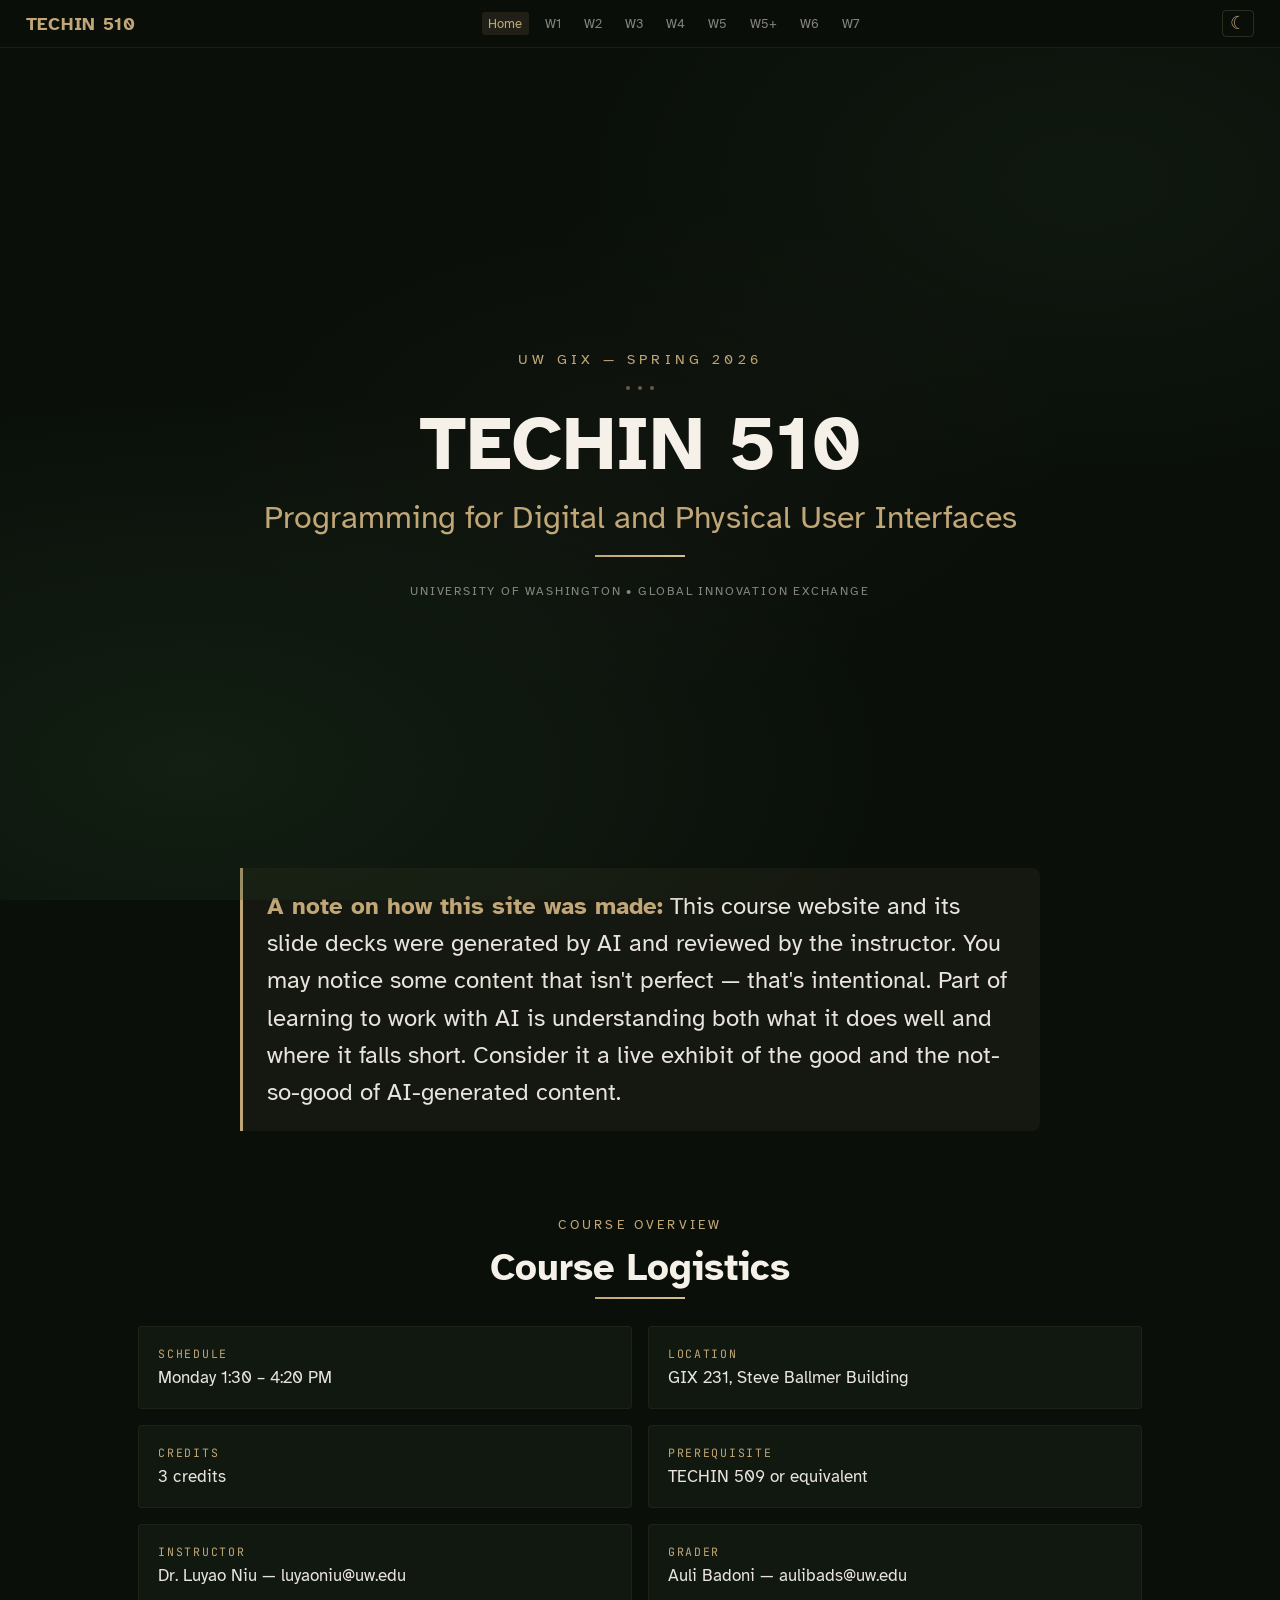
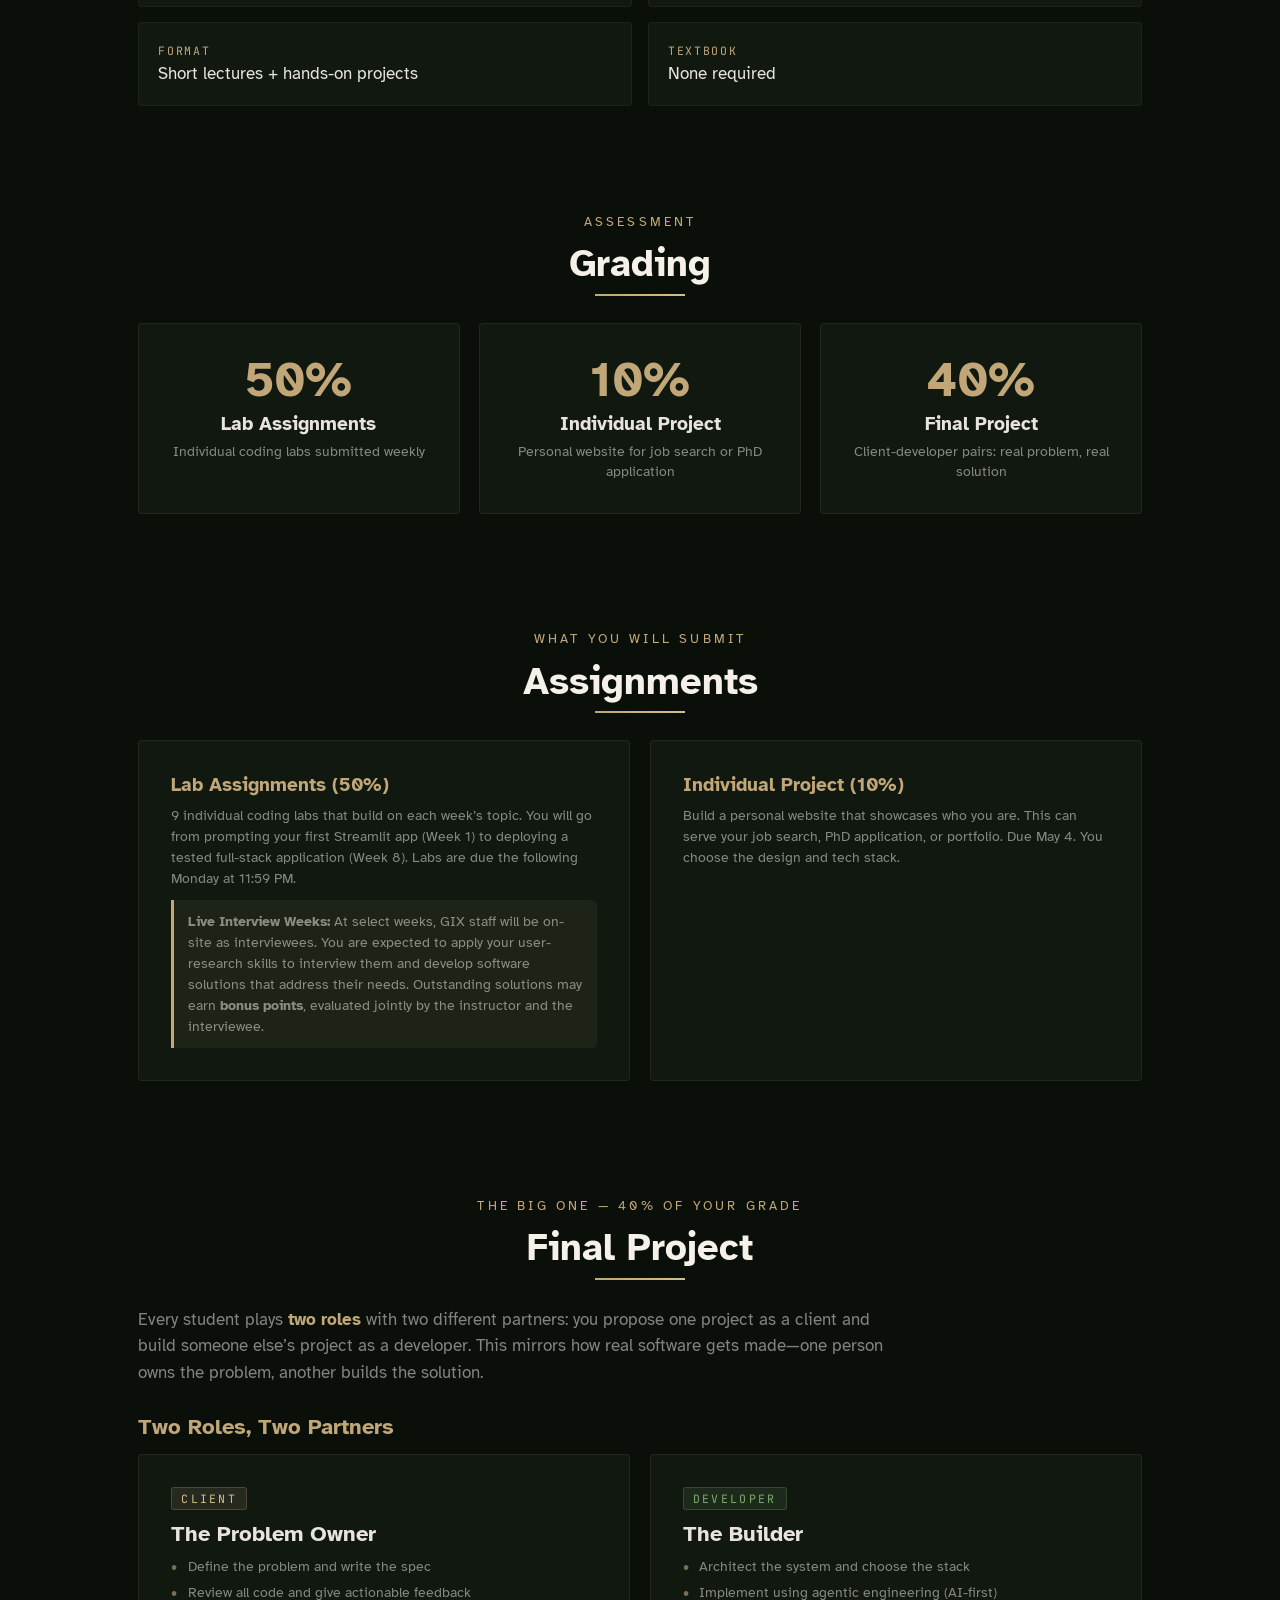
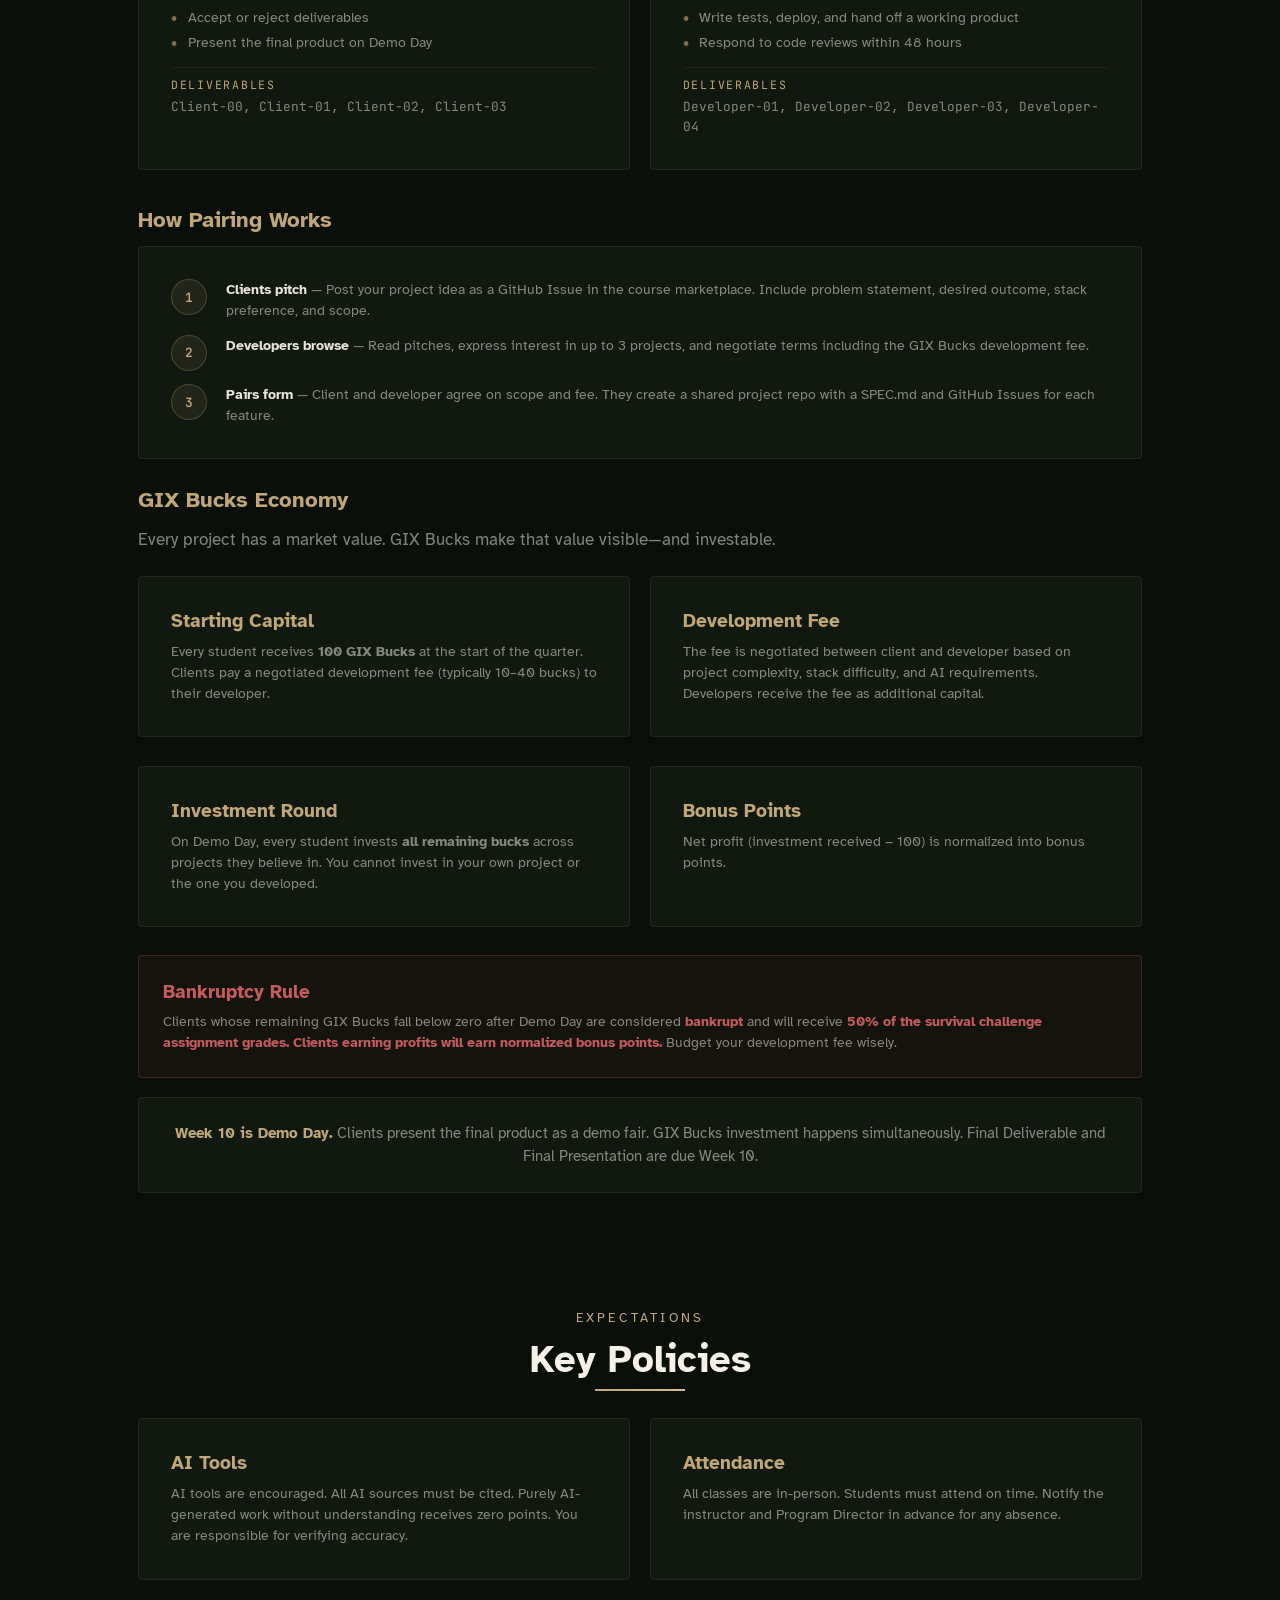
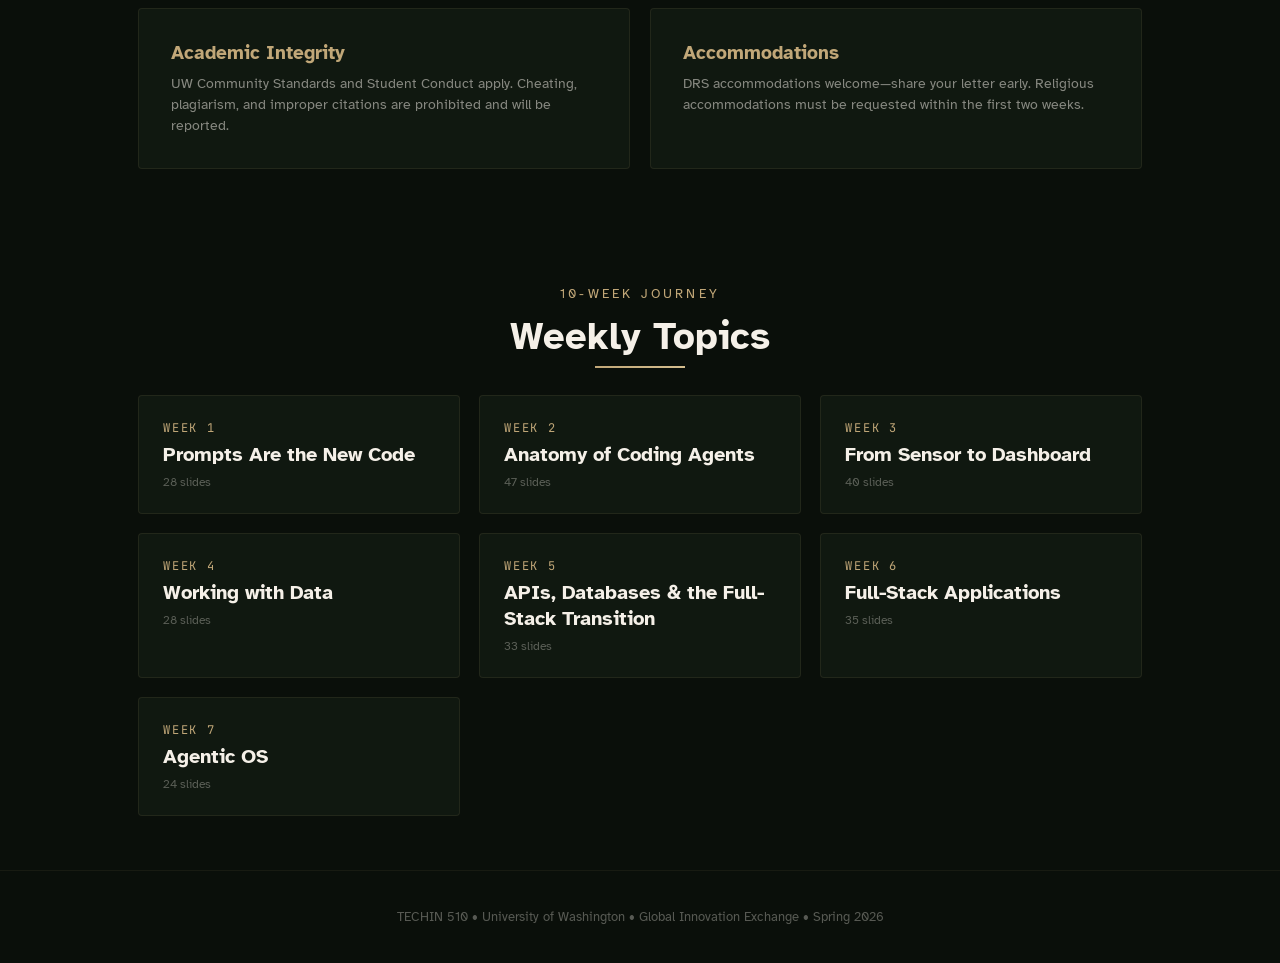
<file: index.html>
<!DOCTYPE html>
<html lang="en">

<head>
  <meta charset="UTF-8">
  <meta name="viewport" content="width=device-width, initial-scale=1.0">
  <title>TECHIN 510 — Programming for Digital and Physical User Interfaces</title>
  <link rel="stylesheet" href="css/theme.css">
  <link rel="stylesheet" href="css/site-nav.css">
  <link rel="stylesheet" href="css/landing.css">
</head>

<body>

  <!-- Site Navigation -->
  <nav class="site-nav" id="site-nav">
    <a href="index.html" class="site-nav-brand">TECHIN 510</a>
    <button class="site-nav-toggle" id="navToggle" aria-label="Toggle navigation">&#9776;</button>
    <div class="site-nav-links" id="navLinks">
      <a href="index.html">Home</a>
      <a href="week1-slides.html">W1</a>
      <a href="week2-slides.html">W2</a>
      <a href="week3-slides.html">W3</a>
      <a href="week4-slides.html">W4</a>
      <a href="week5-slides.html">W5</a>
      <a href="week5-tools-slides.html">W5+</a>
      <a href="week6-slides.html">W6</a>
      <a href="week7-agentic-os-slides.html">W7</a>
    </div>
  </nav>

  <!-- Hero -->
  <section class="hero">
    <div class="overline">UW GIX &mdash; Spring 2026</div>
    <div class="dots"><span></span><span></span><span></span></div>
    <h1>TECHIN 510</h1>
    <div class="subtitle">Programming for Digital and Physical User Interfaces</div>
    <div class="accent-line" style="margin-left:auto;margin-right:auto;"></div>
    <div class="meta-line">University of Washington &bull; Global Innovation Exchange</div>
  </section>

  <!-- AI Disclaimer -->
  <div class="ai-notice">
    <p><strong>A note on how this site was made:</strong> This course website and its slide decks were generated by AI and reviewed by the instructor. You may notice some content that isn't perfect — that's intentional. Part of learning to work with AI is understanding both what it does well and where it falls short. Consider it a live exhibit of the good and the not-so-good of AI-generated content.</p>
  </div>

  <!-- Course Info -->
  <section class="landing-section">
    <div class="section-header">
      <div class="overline">Course Overview</div>
      <h2>Course Logistics</h2>
      <div class="accent-line"></div>
    </div>
    <div class="info-grid">
      <div class="info-item">
        <div class="info-label">Schedule</div>
        <div class="info-value">Monday 1:30 &ndash; 4:20 PM</div>
      </div>
      <div class="info-item">
        <div class="info-label">Location</div>
        <div class="info-value">GIX 231, Steve Ballmer Building</div>
      </div>
      <div class="info-item">
        <div class="info-label">Credits</div>
        <div class="info-value">3 credits</div>
      </div>
      <div class="info-item">
        <div class="info-label">Prerequisite</div>
        <div class="info-value">TECHIN 509 or equivalent</div>
      </div>
      <div class="info-item">
        <div class="info-label">Instructor</div>
        <div class="info-value">Dr. Luyao Niu &mdash; luyaoniu@uw.edu</div>
      </div>
      <div class="info-item">
        <div class="info-label">Grader</div>
        <div class="info-value">Auli Badoni &mdash; aulibads@uw.edu</div>
      </div>
      <div class="info-item">
        <div class="info-label">Format</div>
        <div class="info-value">Short lectures + hands-on projects</div>
      </div>
      <div class="info-item">
        <div class="info-label">Textbook</div>
        <div class="info-value">None required</div>
      </div>
    </div>
  </section>

  <!-- Grading -->
  <section class="landing-section">
    <div class="section-header">
      <div class="overline">Assessment</div>
      <h2>Grading</h2>
      <div class="accent-line"></div>
    </div>
    <div class="grading-grid">
      <div class="card grading-card">
        <div class="grading-pct">50%</div>
        <div class="grading-title">Lab Assignments</div>
        <p>Individual coding labs submitted weekly</p>
      </div>
      <div class="card grading-card">
        <div class="grading-pct">10%</div>
        <div class="grading-title">Individual Project</div>
        <p>Personal website for job search or PhD application</p>
      </div>
      <div class="card grading-card">
        <div class="grading-pct">40%</div>
        <div class="grading-title">Final Project</div>
        <p>Client-developer pairs: real problem, real solution</p>
      </div>
    </div>
  </section>

  <!-- Assignments Overview -->
  <section class="landing-section">
    <div class="section-header">
      <div class="overline">What You Will Submit</div>
      <h2>Assignments</h2>
      <div class="accent-line"></div>
    </div>
    <div class="policy-grid">
      <div class="card policy-card">
        <h3>Lab Assignments (50%)</h3>
        <p>9 individual coding labs that build on each week&rsquo;s topic. You will go from prompting your first
          Streamlit app (Week 1) to deploying a tested full-stack application (Week 8). Labs are due the following
          Monday at 11:59 PM.</p>
        <p style="margin-top:0.75em; padding:0.75em 1em; border-left:3px solid var(--gold); background:rgba(193,167,120,0.08); border-radius:0 6px 6px 0;">
          <strong>Live Interview Weeks:</strong> At select weeks, GIX staff will be on-site as interviewees. You are
          expected to apply your user-research skills to interview them and develop software solutions that address
          their needs. Outstanding solutions may earn <strong>bonus points</strong>, evaluated jointly by the instructor
          and the interviewee.</p>
      </div>
      <div class="card policy-card">
        <h3>Individual Project (10%)</h3>
        <p>Build a personal website that showcases who you are. This can serve your job search, PhD application, or
          portfolio. Due May 4. You choose the design and tech stack.</p>
      </div>
    </div>
  </section>

  <!-- Final Project -->
  <section class="landing-section">
    <div class="section-header">
      <div class="overline">The Big One &mdash; 40% of Your Grade</div>
      <h2>Final Project</h2>
      <div class="accent-line"></div>
    </div>
    <p class="section-intro">Every student plays <strong>two roles</strong> with two different partners: you propose one
      project as a client and build someone else&rsquo;s project as a developer. This mirrors how real software gets
      made&mdash;one person owns the problem, another builds the solution.</p>

    <!-- Roles -->
    <div class="subsection-header">
      <h3>Two Roles, Two Partners</h3>
    </div>
    <div class="role-grid">
      <div class="card role-card role-client">
        <div class="role-badge">Client</div>
        <h3>The Problem Owner</h3>
        <ul>
          <li>Define the problem and write the spec</li>
          <li>Review all code and give actionable feedback</li>
          <li>Accept or reject deliverables</li>
          <li>Present the final product on Demo Day</li>
        </ul>
        <div class="role-deliverables">
          <div class="info-label">Deliverables</div>
          <p>Client-00, Client-01, Client-02, Client-03</p>
        </div>
      </div>
      <div class="card role-card role-developer">
        <div class="role-badge">Developer</div>
        <h3>The Builder</h3>
        <ul>
          <li>Architect the system and choose the stack</li>
          <li>Implement using agentic engineering (AI-first)</li>
          <li>Write tests, deploy, and hand off a working product</li>
          <li>Respond to code reviews within 48 hours</li>
        </ul>
        <div class="role-deliverables">
          <div class="info-label">Deliverables</div>
          <p>Developer-01, Developer-02, Developer-03, Developer-04</p>
        </div>
      </div>
    </div>

    <!-- Marketplace Pairing -->
    <div class="subsection-header">
      <h3>How Pairing Works</h3>
    </div>
    <div class="card process-card">
      <div class="process-steps">
        <div class="process-step">
          <div class="process-num">1</div>
          <div class="process-text">
            <strong>Clients pitch</strong> &mdash; Post your project idea as a GitHub Issue in the course marketplace.
            Include problem statement, desired outcome, stack preference, and scope.
          </div>
        </div>
        <div class="process-step">
          <div class="process-num">2</div>
          <div class="process-text">
            <strong>Developers browse</strong> &mdash; Read pitches, express interest in up to 3 projects, and negotiate
            terms including the GIX Bucks development fee.
          </div>
        </div>
        <div class="process-step">
          <div class="process-num">3</div>
          <div class="process-text">
            <strong>Pairs form</strong> &mdash; Client and developer agree on scope and fee. They create a shared
            project repo with a SPEC.md and GitHub Issues for each feature.
          </div>
        </div>
      </div>
    </div>

    <!-- GIX Bucks -->
    <div class="subsection-header">
      <h3>GIX Bucks Economy</h3>
    </div>
    <p class="section-intro">Every project has a market value. GIX Bucks make that value visible&mdash;and investable.
    </p>
    <div class="policy-grid">
      <div class="card policy-card">
        <h3>Starting Capital</h3>
        <p>Every student receives <strong>100 GIX Bucks</strong> at the start of the quarter. Clients pay a negotiated
          development fee (typically 10&ndash;40 bucks) to their developer.</p>
      </div>
      <div class="card policy-card">
        <h3>Development Fee</h3>
        <p>The fee is negotiated between client and developer based on project complexity, stack difficulty, and AI
          requirements. Developers receive the fee as additional capital.</p>
      </div>
      <div class="card policy-card">
        <h3>Investment Round</h3>
        <p>On Demo Day, every student invests <strong>all remaining bucks</strong> across projects they believe in. You
          cannot invest in your own project or the one you developed.</p>
      </div>
      <div class="card policy-card">
        <h3>Bonus Points</h3>
        <p>Net profit (investment received &minus; 100) is normalized into bonus points.</p>
      </div>
    </div>

    <!-- Bankruptcy Rule -->
    <div class="card bankruptcy-warning">
      <h3>Bankruptcy Rule</h3>
      <p>Clients whose remaining GIX Bucks fall below zero after Demo Day are considered <strong>bankrupt</strong> and
        will receive <strong>50% of the survival challenge assignment grades. Clients earning profits will earn
          normalized bonus points.</strong> Budget your development fee wisely.</p>
    </div>

    <!-- Demo Day -->
    <div class="card final-project-note">
      <p><strong>Week 10 is Demo Day.</strong> Clients present the final product as a demo fair. GIX Bucks investment
        happens simultaneously. Final Deliverable and Final Presentation are due Week 10.</p>
    </div>
  </section>

  <!-- Policies -->
  <section class="landing-section">
    <div class="section-header">
      <div class="overline">Expectations</div>
      <h2>Key Policies</h2>
      <div class="accent-line"></div>
    </div>
    <div class="policy-grid">
      <div class="card policy-card">
        <h3>AI Tools</h3>
        <p>AI tools are encouraged. All AI sources must be cited. Purely AI-generated work without understanding
          receives zero points. You are responsible for verifying accuracy.</p>
      </div>
      <div class="card policy-card">
        <h3>Attendance</h3>
        <p>All classes are in-person. Students must attend on time. Notify the instructor and Program Director in
          advance for any absence.</p>
      </div>
      <div class="card policy-card">
        <h3>Academic Integrity</h3>
        <p>UW Community Standards and Student Conduct apply. Cheating, plagiarism, and improper citations are prohibited
          and will be reported.</p>
      </div>
      <div class="card policy-card">
        <h3>Accommodations</h3>
        <p>DRS accommodations welcome&mdash;share your letter early. Religious accommodations must be requested within
          the first two weeks.</p>
      </div>
    </div>
  </section>

  <!-- Weekly Topics -->
  <section class="landing-section">
    <div class="section-header">
      <div class="overline">10-Week Journey</div>
      <h2>Weekly Topics</h2>
      <div class="accent-line"></div>
    </div>
    <div class="week-grid">
      <a href="week1-slides.html" class="week-card">
        <div class="week-card-num">Week 1</div>
        <div class="week-card-title">Prompts Are the New Code</div>
        <div class="week-card-meta">28 slides</div>
      </a>
      <a href="week2-slides.html" class="week-card">
        <div class="week-card-num">Week 2</div>
        <div class="week-card-title">Anatomy of Coding Agents</div>
        <div class="week-card-meta">47 slides</div>
      </a>
      <a href="week3-slides.html" class="week-card">
        <div class="week-card-num">Week 3</div>
        <div class="week-card-title">From Sensor to Dashboard</div>
        <div class="week-card-meta">40 slides</div>
      </a>
      <a href="week4-slides.html" class="week-card">
        <div class="week-card-num">Week 4</div>
        <div class="week-card-title">Working with Data</div>
        <div class="week-card-meta">28 slides</div>
      </a>
      <a href="week5-slides.html" class="week-card">
        <div class="week-card-num">Week 5</div>
        <div class="week-card-title">APIs, Databases &amp; the Full-Stack Transition</div>
        <div class="week-card-meta">33 slides</div>
      </a>
      <a href="week6-slides.html" class="week-card">
        <div class="week-card-num">Week 6</div>
        <div class="week-card-title">Full-Stack Applications</div>
        <div class="week-card-meta">35 slides</div>
      </a>
      <a href="week7-agentic-os-slides.html" class="week-card">
        <div class="week-card-num">Week 7</div>
        <div class="week-card-title">Agentic OS</div>
        <div class="week-card-meta">24 slides</div>
      </a>
    </div>
  </section>

  <!-- Footer -->
  <footer class="landing-footer">
    <p>TECHIN 510 &bull; University of Washington &bull; Global Innovation Exchange &bull; Spring 2026</p>
  </footer>

  <script src="js/site-nav.js"></script>

</body>

</html>
</file>
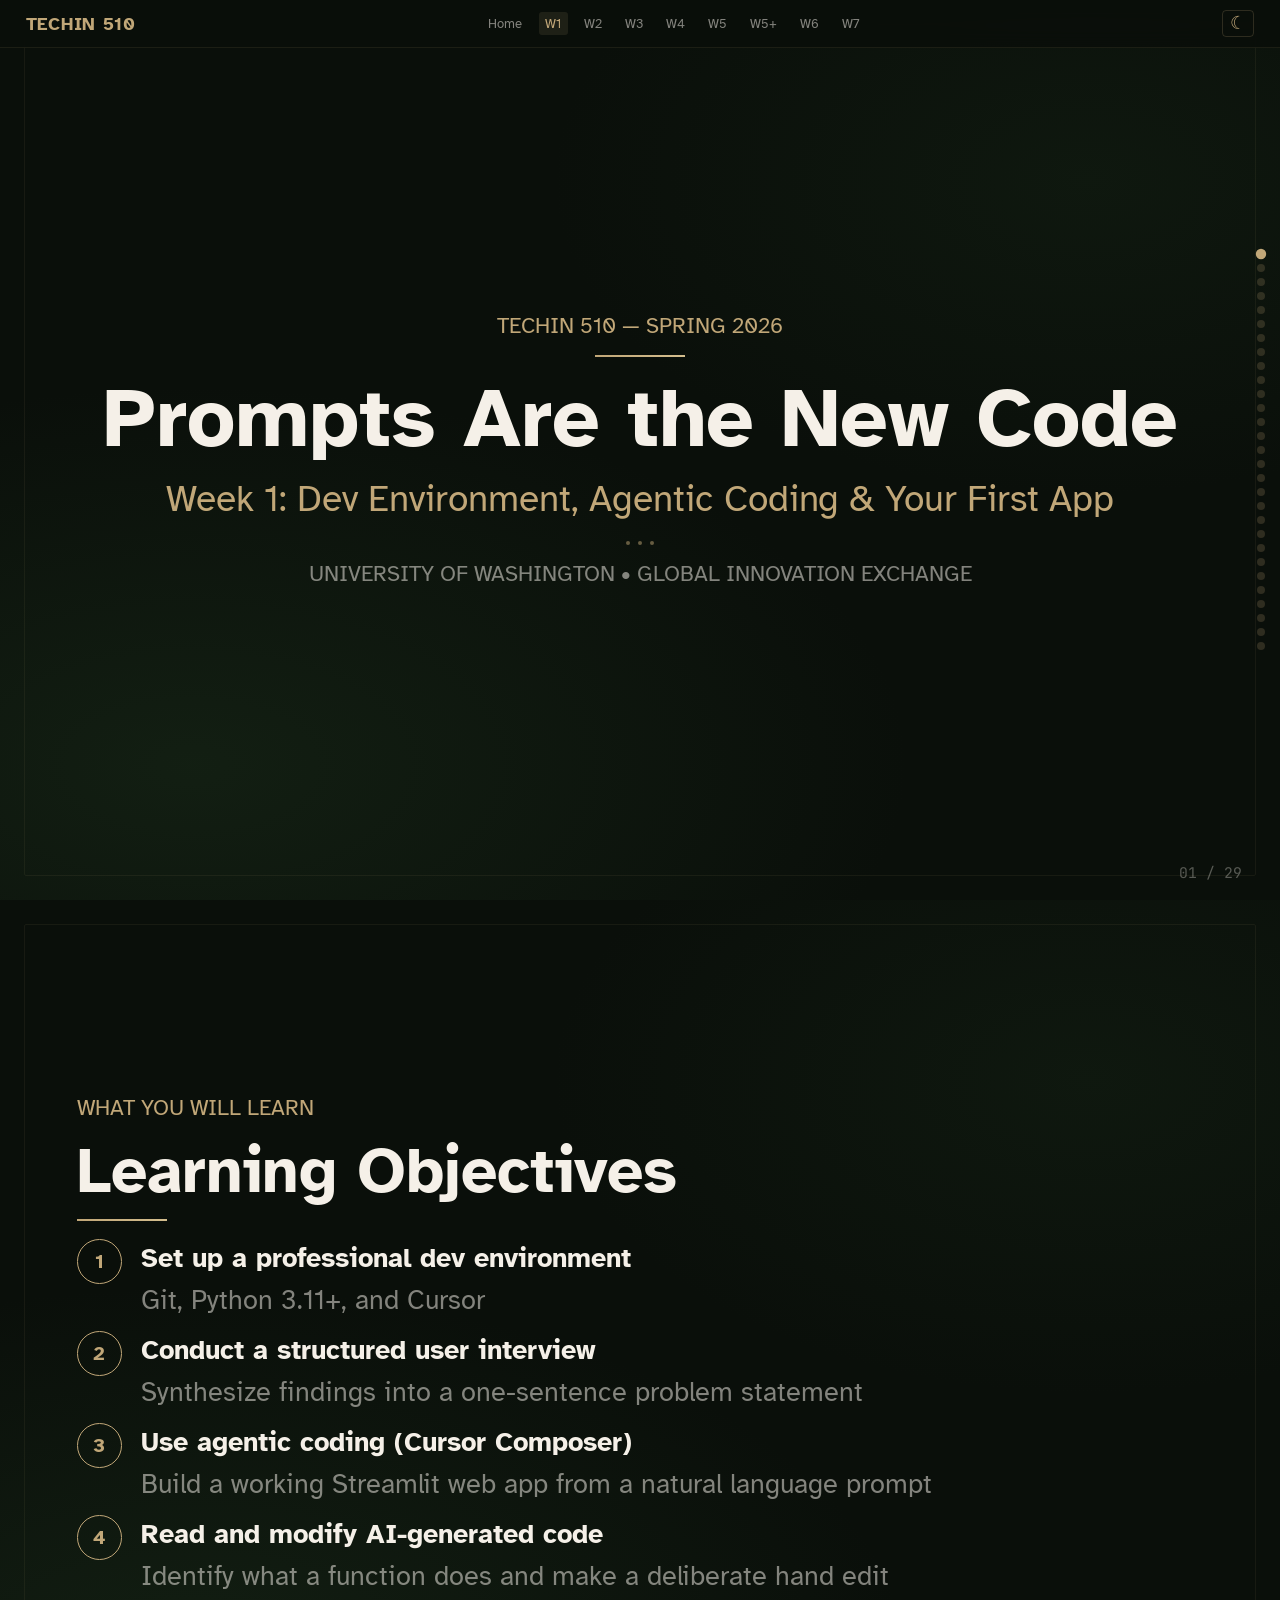
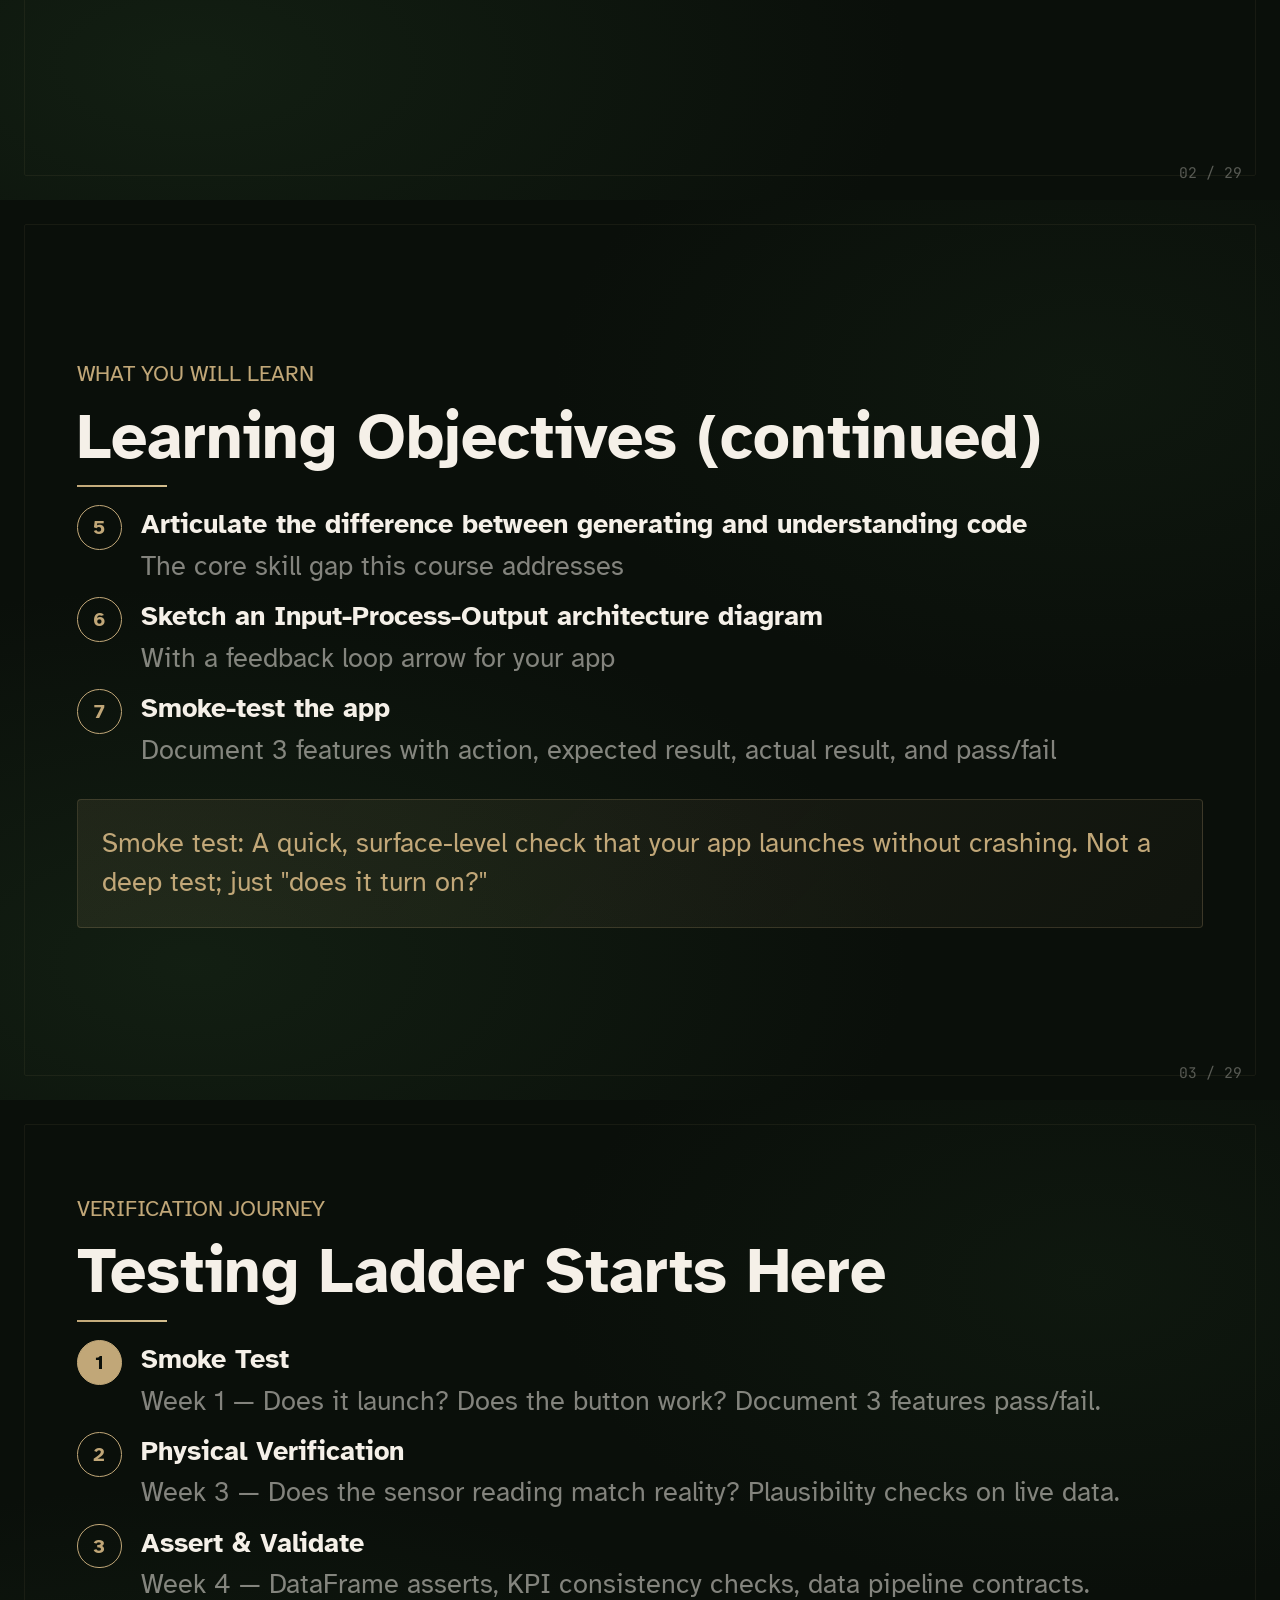
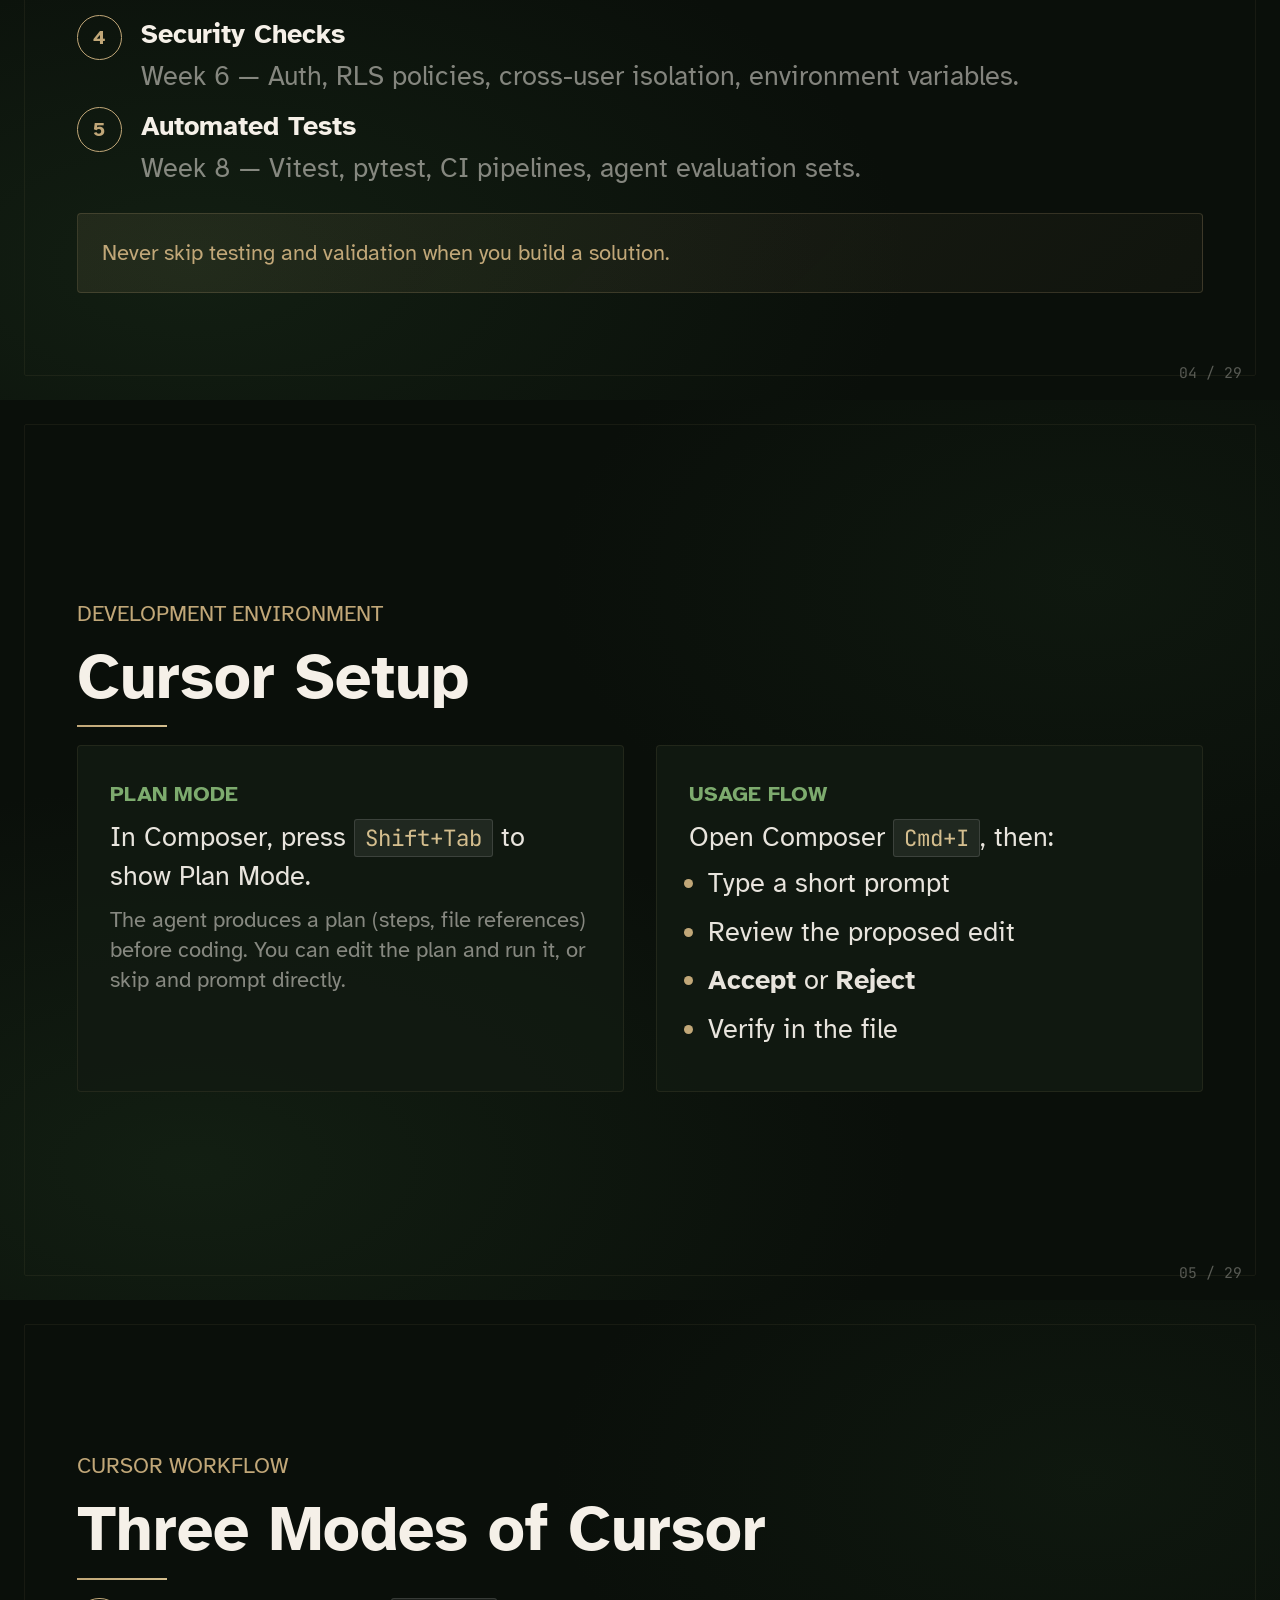
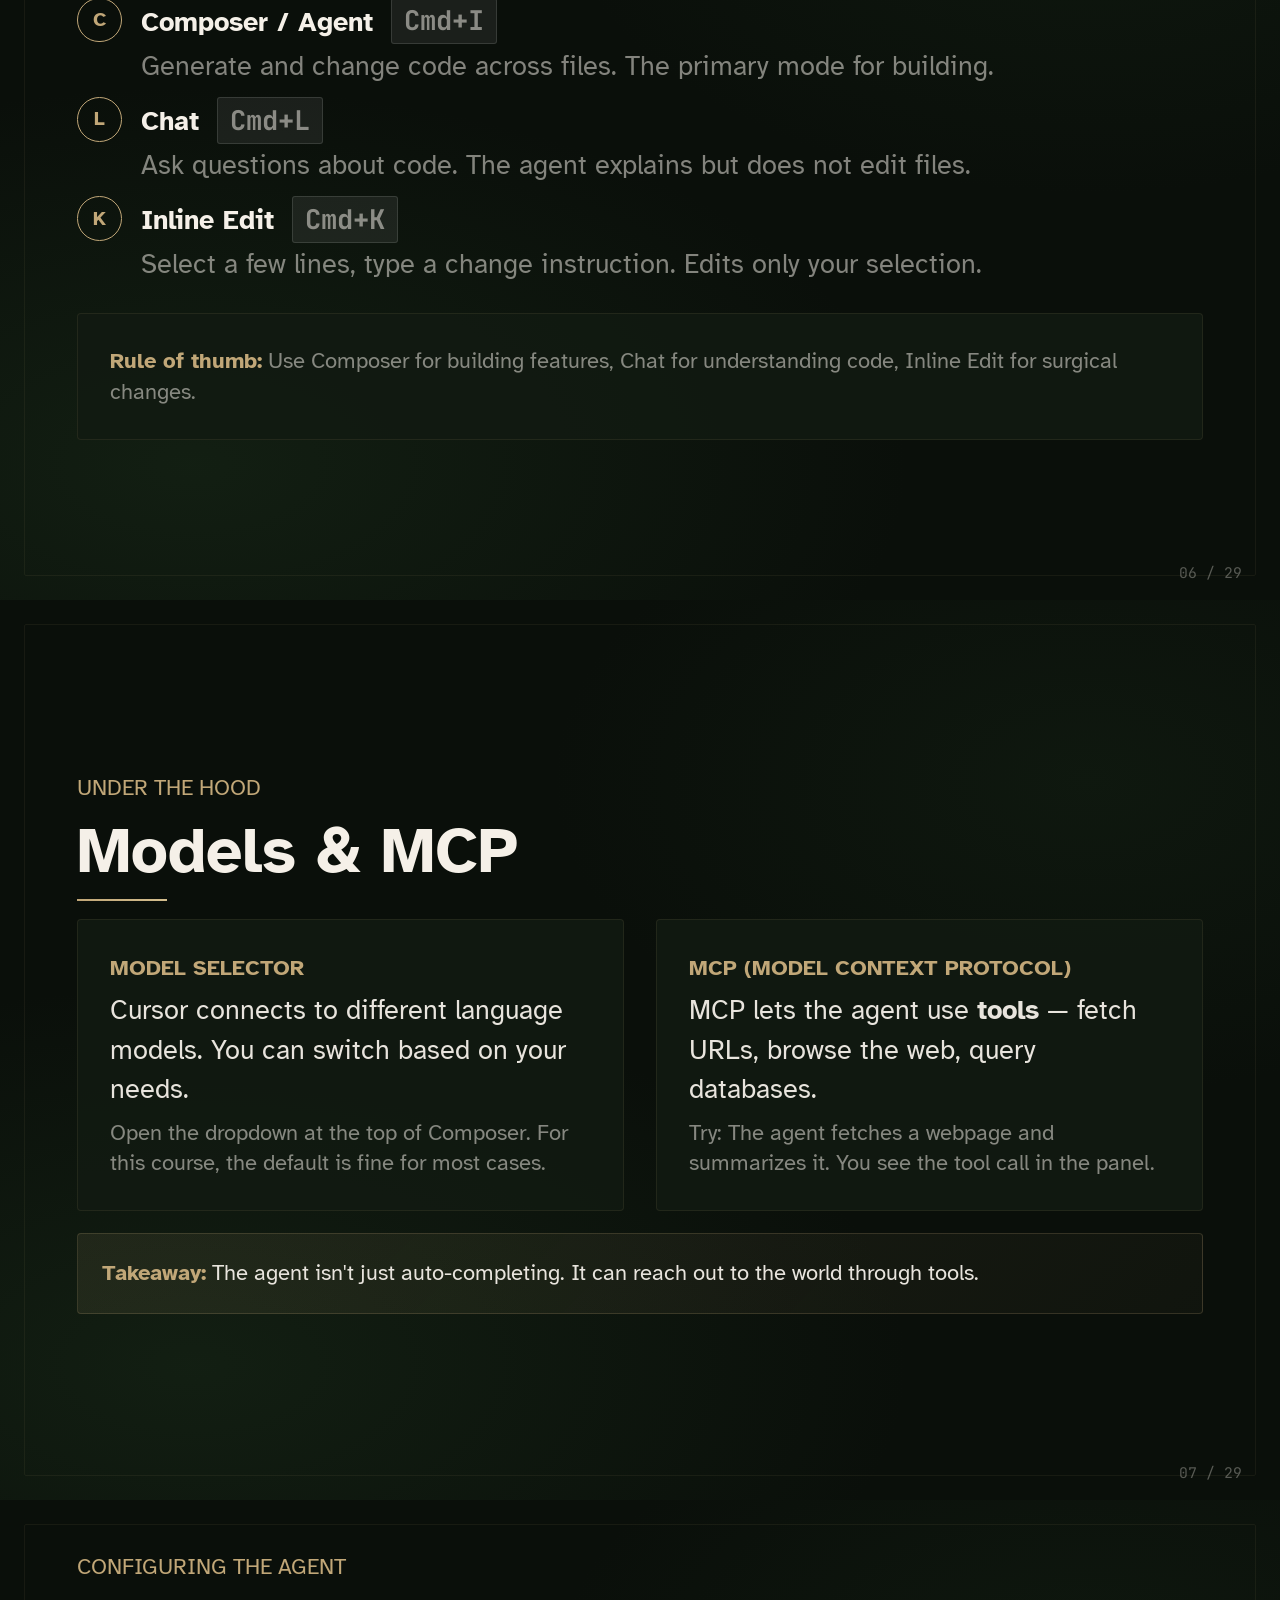
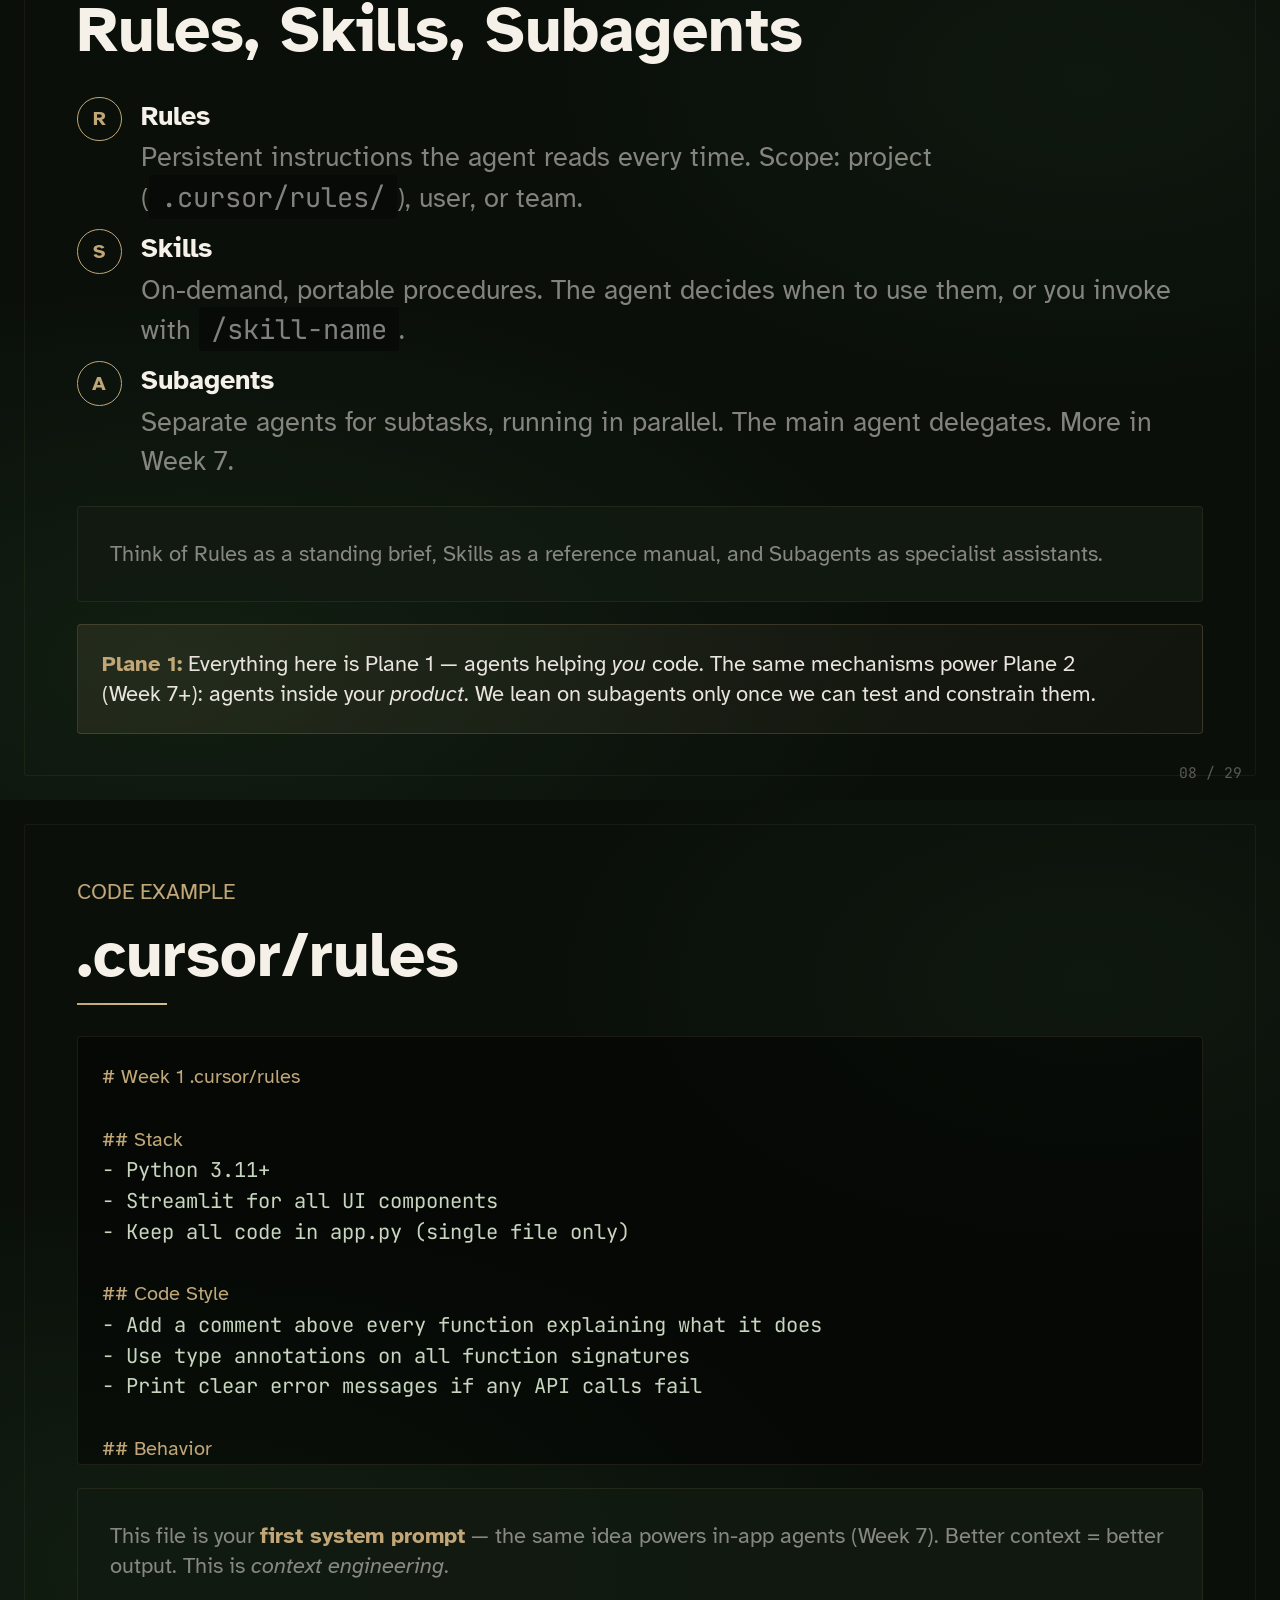
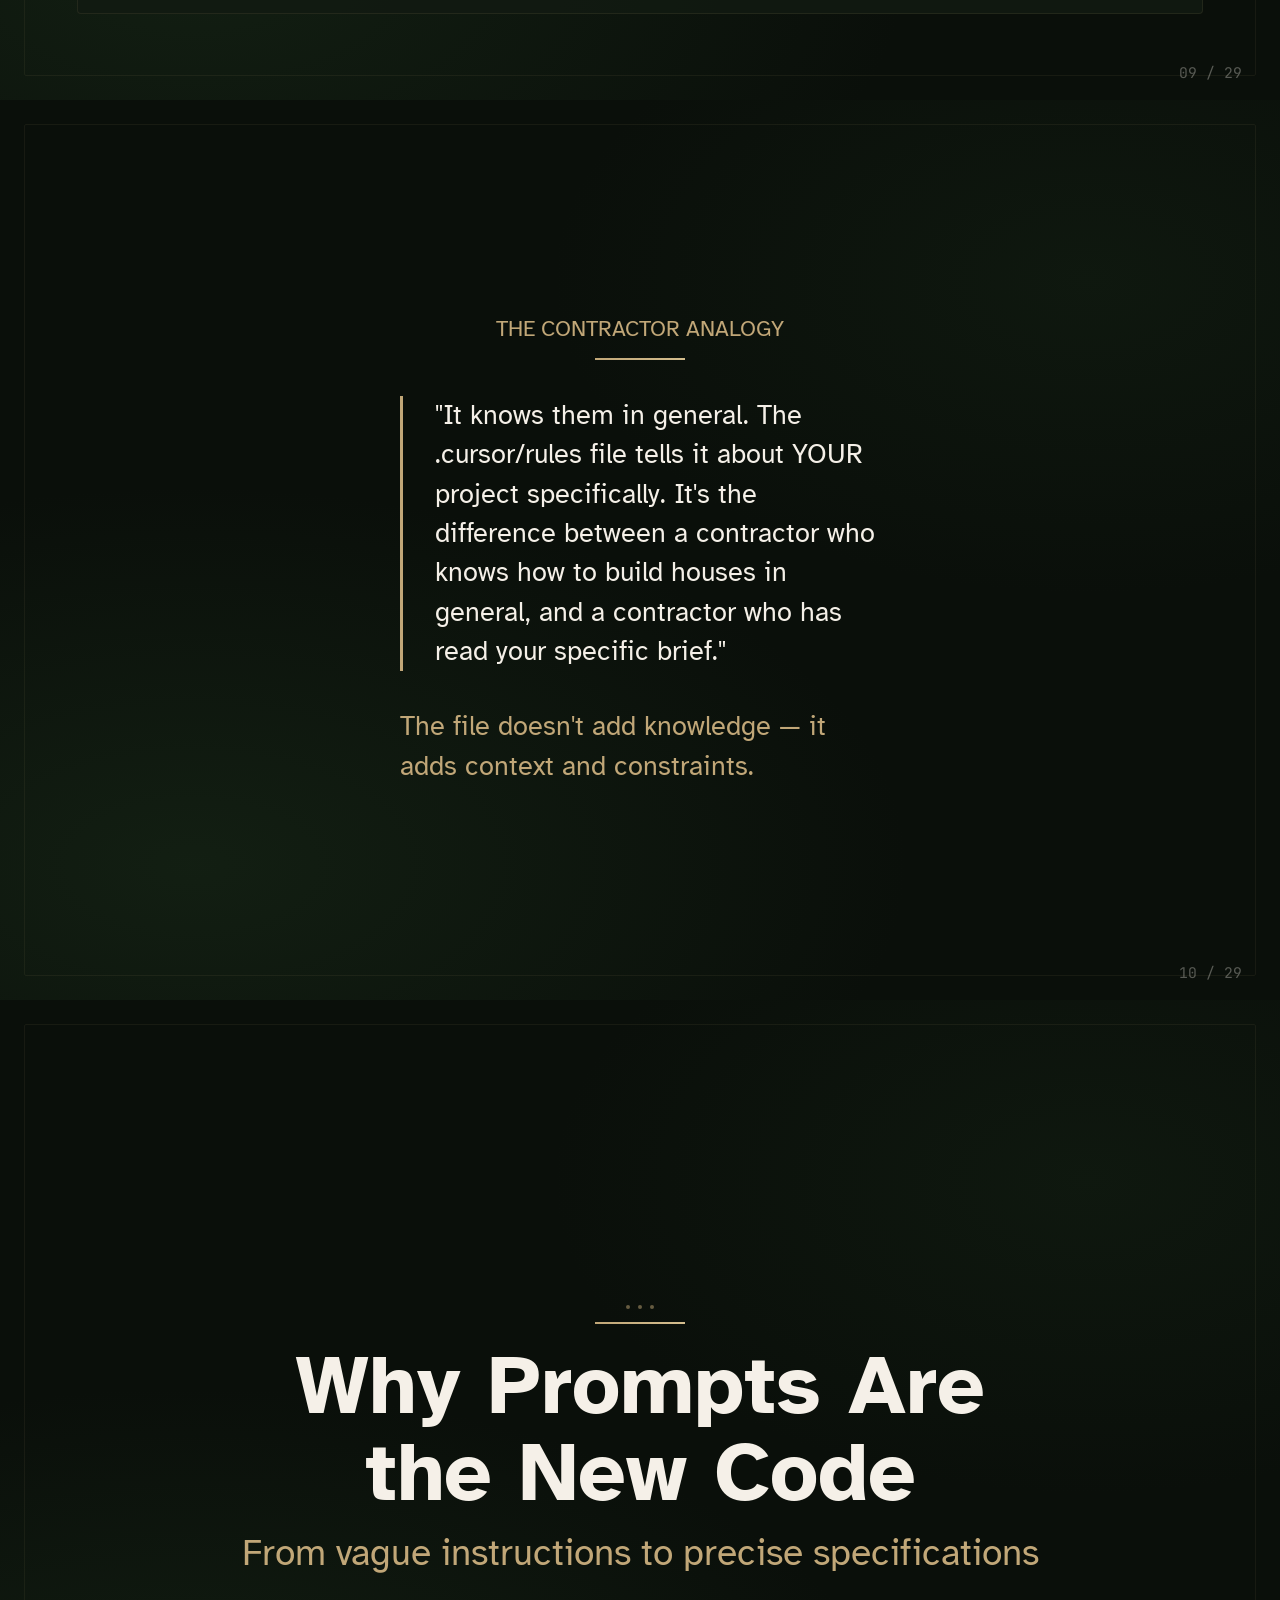
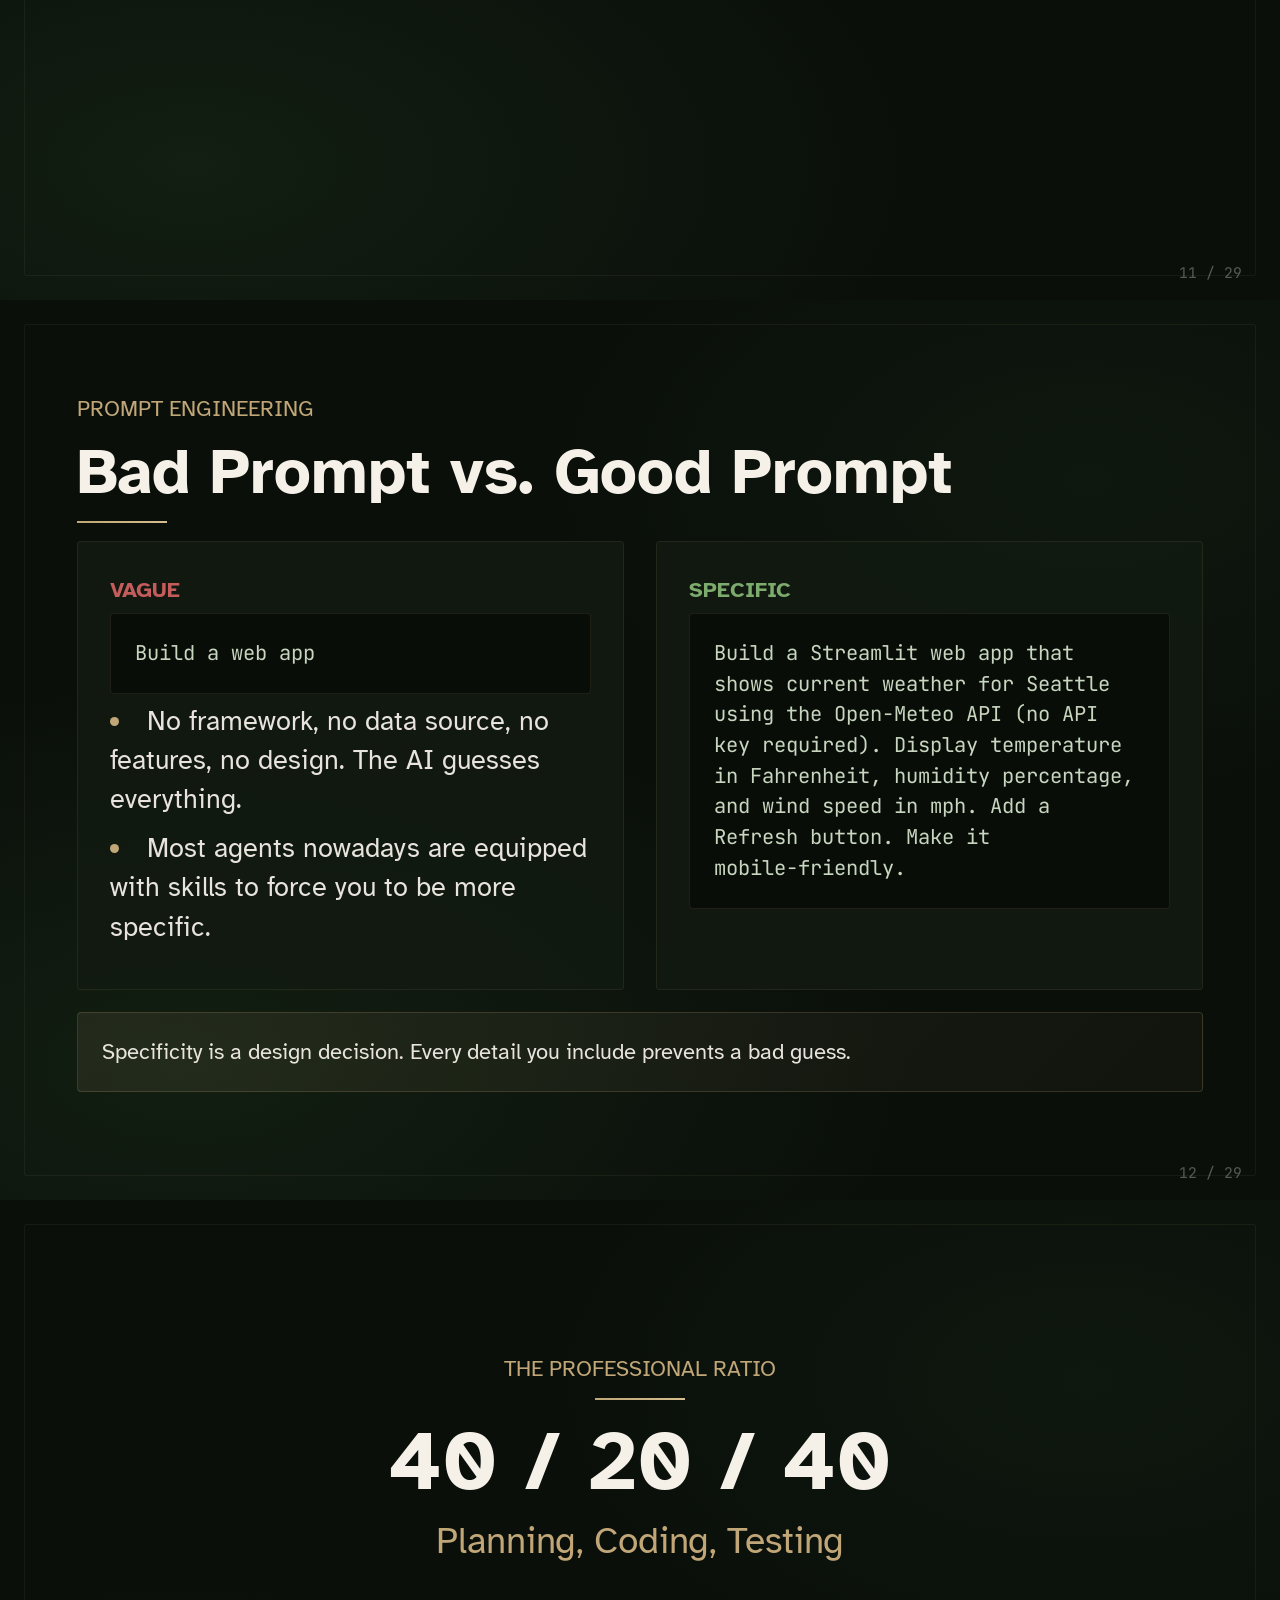
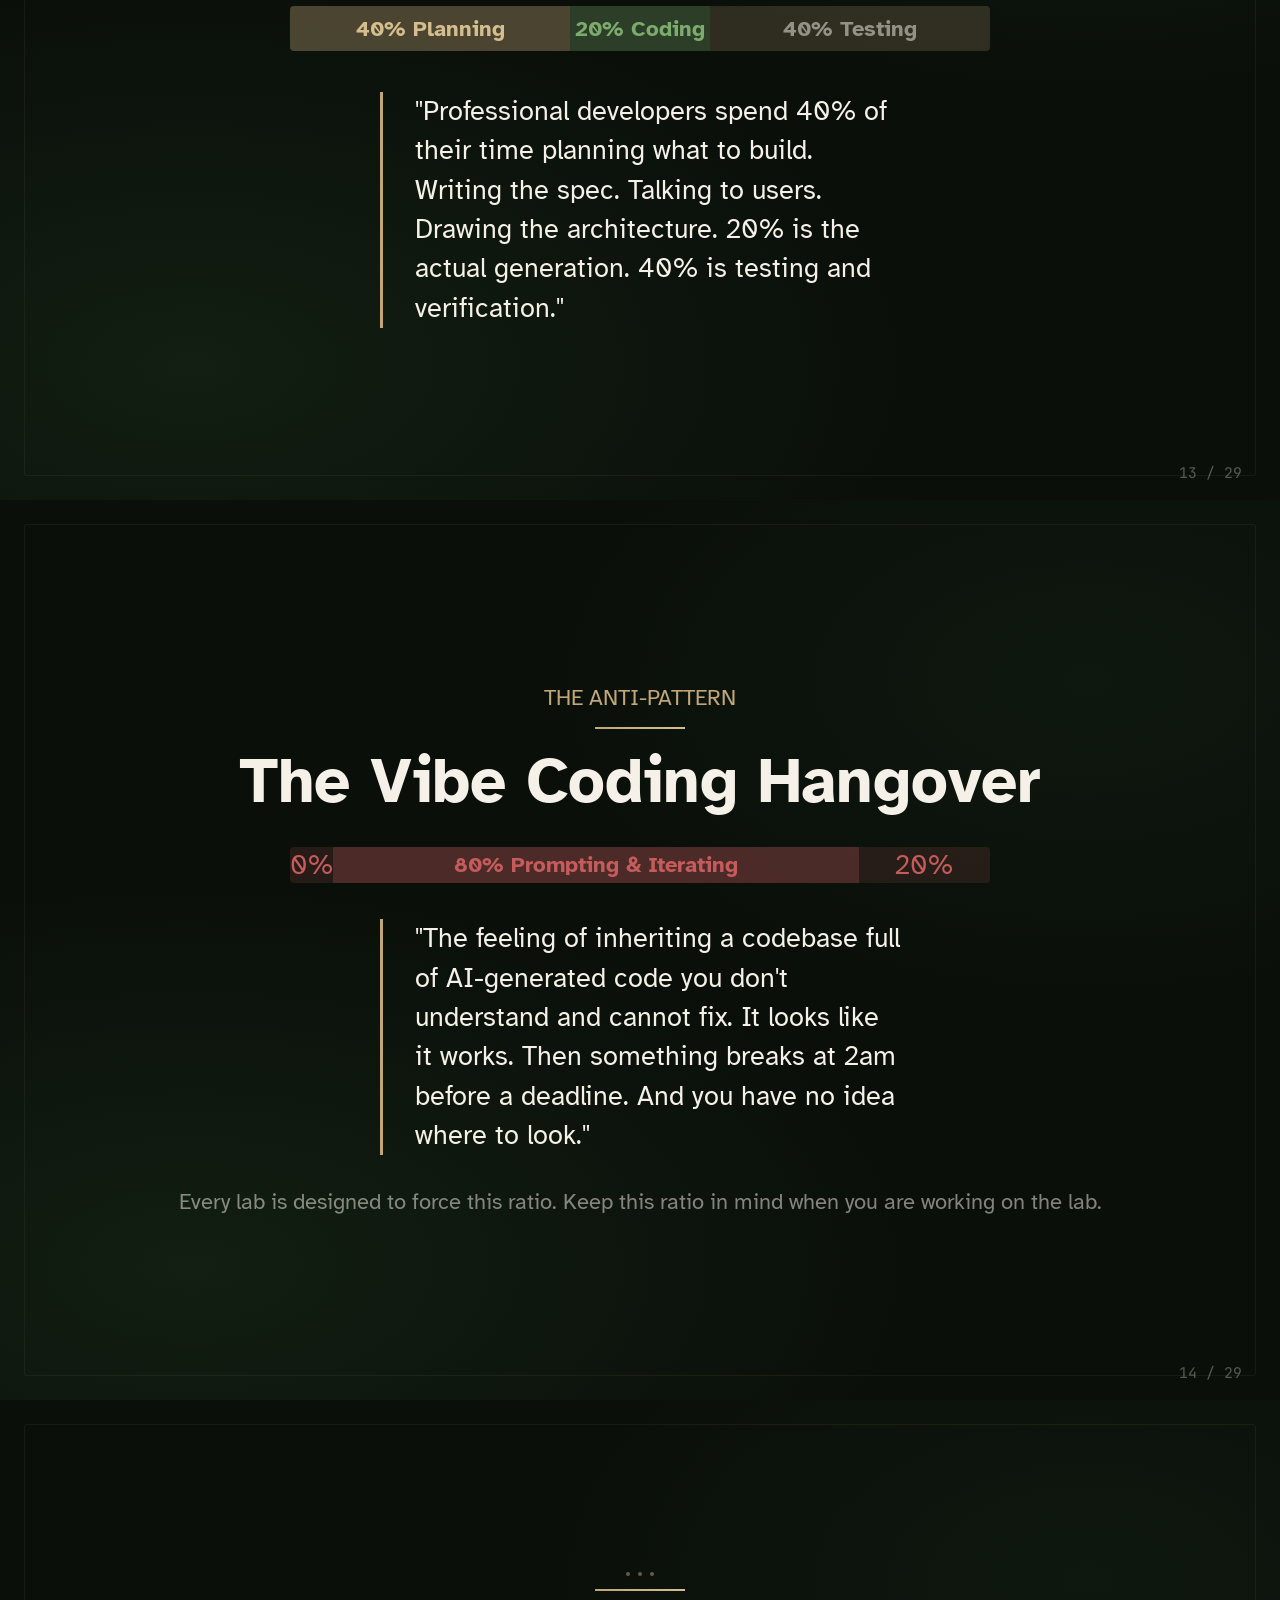
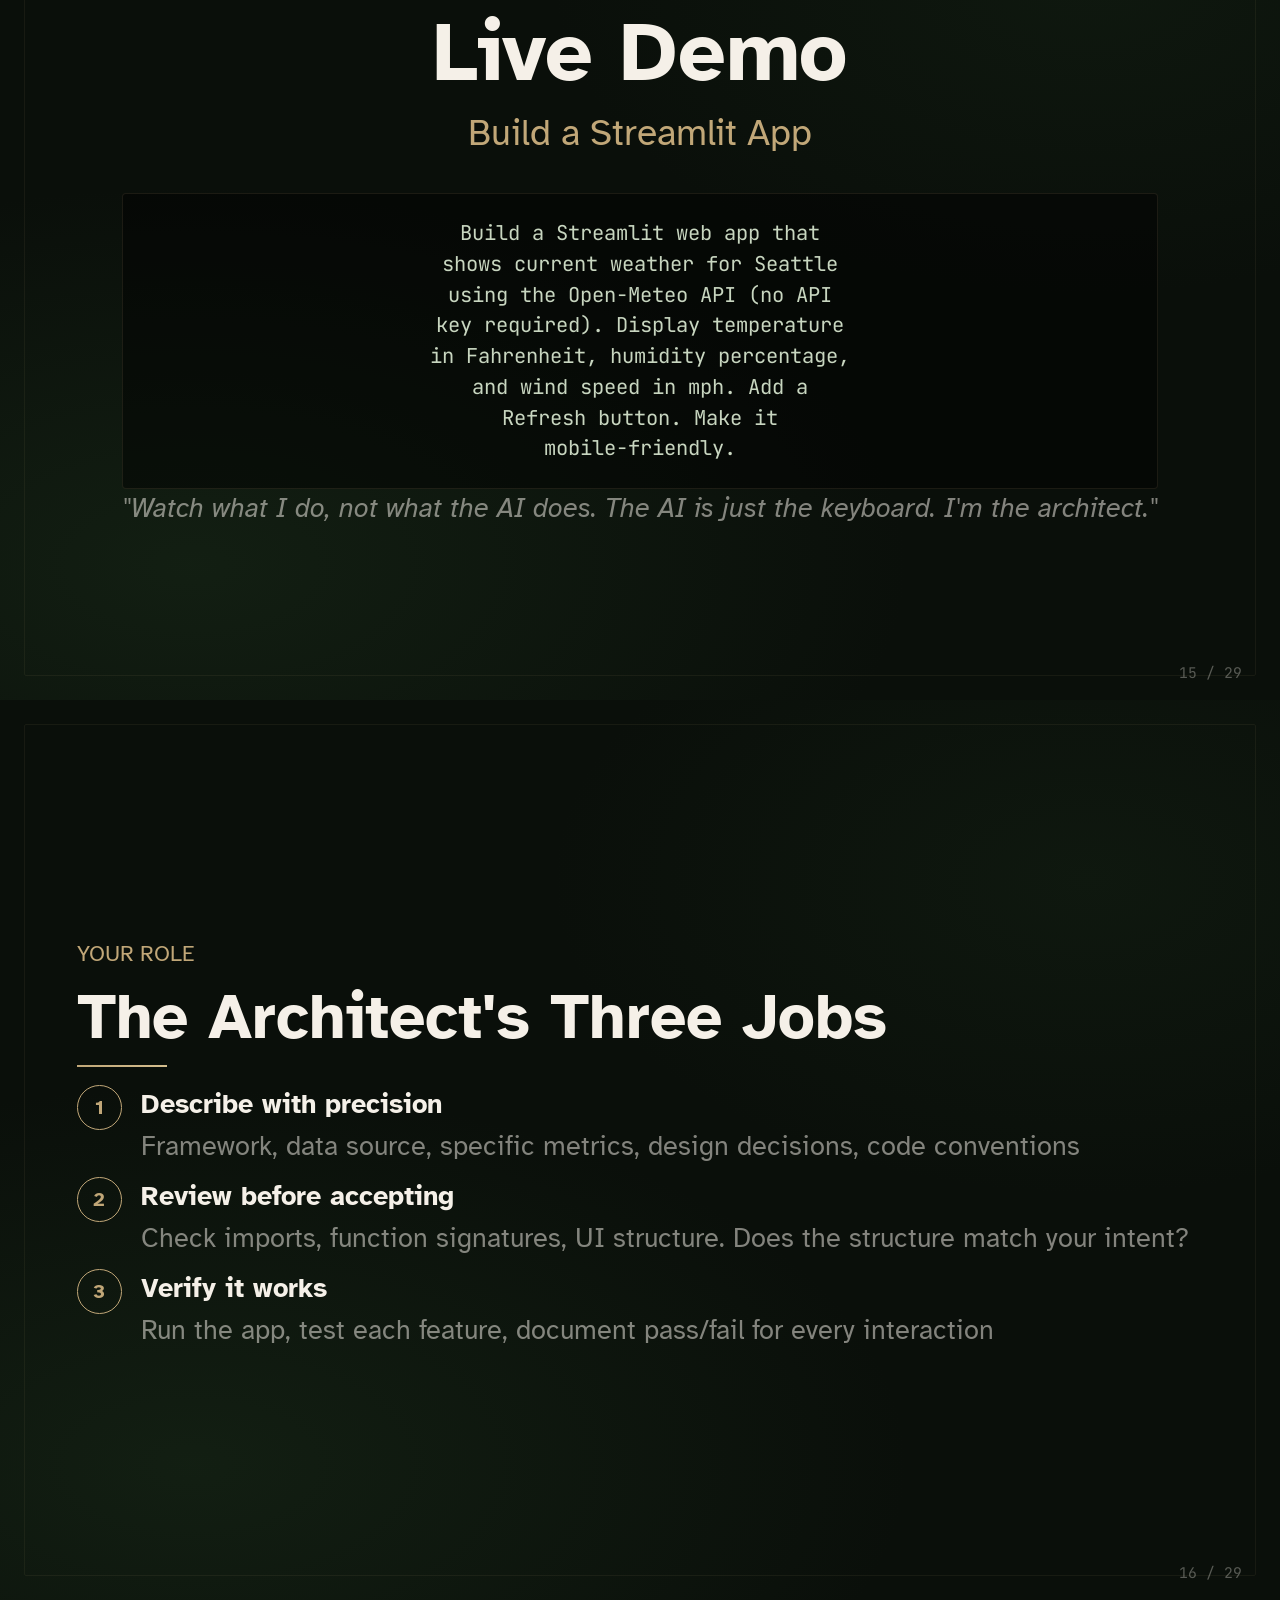
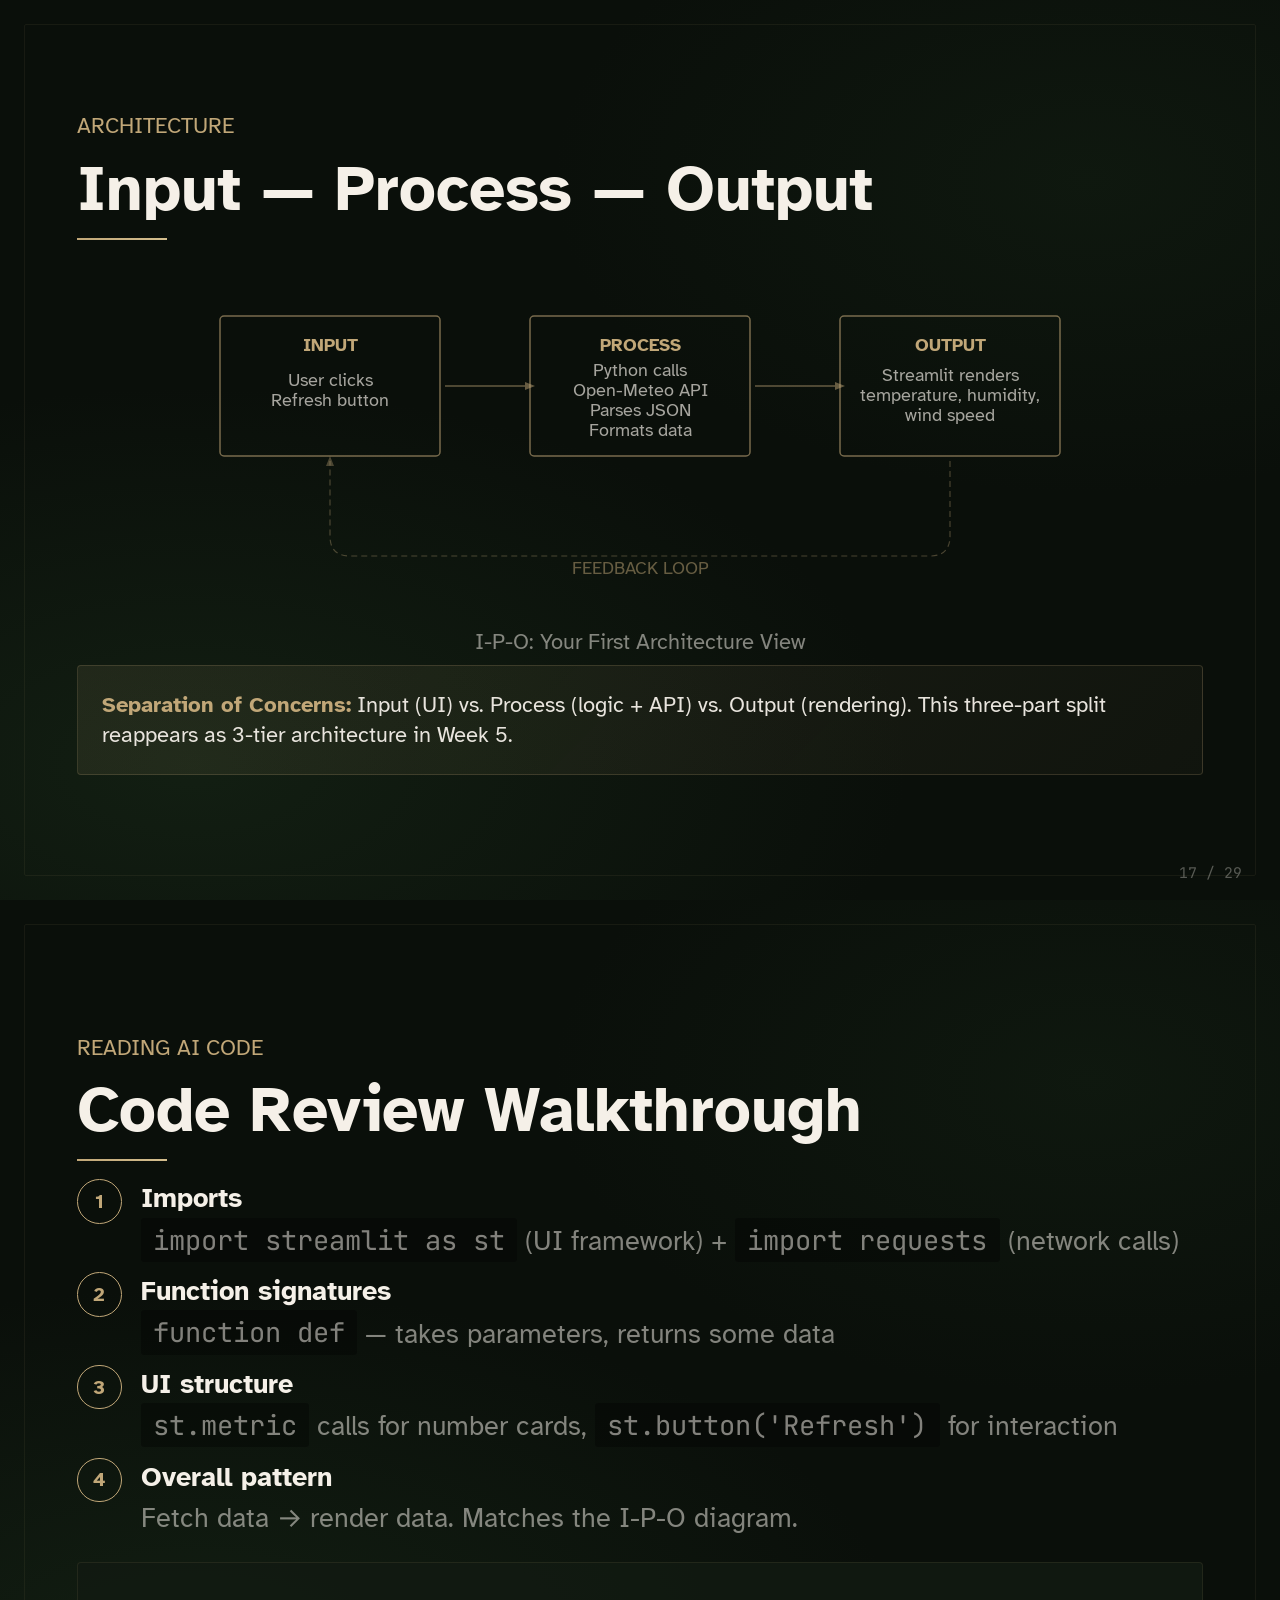
<file: week1-slides.html>
<!DOCTYPE html>
<html lang="en">

<head>
  <meta charset="UTF-8">
  <meta name="viewport" content="width=device-width, initial-scale=1.0">
  <title>TECHIN 510 Week 1 — Prompts Are the New Code</title>
  <link rel="stylesheet" href="css/theme.css">
  <link rel="stylesheet" href="css/slides.css">
  <link rel="stylesheet" href="css/site-nav.css">
</head>

<body>

  <nav class="site-nav" id="site-nav">
    <a href="index.html" class="site-nav-brand">TECHIN 510</a>
    <button class="site-nav-toggle" id="navToggle" aria-label="Toggle navigation">&#9776;</button>
    <div class="site-nav-links" id="navLinks">
      <a href="index.html">Home</a>
      <a href="week1-slides.html">W1</a>
      <a href="week2-slides.html">W2</a>
      <a href="week3-slides.html">W3</a>
      <a href="week4-slides.html">W4</a>
      <a href="week5-slides.html">W5</a>
      <a href="week5-tools-slides.html">W5+</a>
      <a href="week6-slides.html">W6</a>
      <a href="week7-agentic-os-slides.html">W7</a>
    </div>
  </nav>

  <div id="progress"></div>

  <div id="nav-dots"></div>

  <button class="edit-btn" id="editBtn" title="Toggle edit mode (E)">E</button>

  <!-- ============================================================
     SLIDE 1 — Title
  -->
  <section class="slide title-slide" id="s1">
    <div class="overline">TECHIN 510 &mdash; Spring 2026</div>
    <div class="accent-line"></div>
    <h1>Prompts Are the New Code</h1>
    <div class="subtitle">Week 1: Dev Environment, Agentic Coding &amp; Your First App</div>
    <div class="dots"><span></span><span></span><span></span></div>
    <div class="meta-line">University of Washington &bull; Global Innovation Exchange</div>
    <div class="slide-num">01 / 29</div>
  </section>

  <!-- ============================================================
     SLIDE 2 — Learning Objectives 1/2
  -->
  <section class="slide" id="s2">
    <div class="overline">What You Will Learn</div>
    <h2>Learning Objectives</h2>
    <div class="accent-line"></div>

    <div class="num-feature">
      <div class="num-circle">1</div>
      <div class="num-text">
        <strong>Set up a professional dev environment</strong>
        <span>Git, Python 3.11+, and Cursor</span>
      </div>
    </div>
    <div class="num-feature">
      <div class="num-circle">2</div>
      <div class="num-text">
        <strong>Conduct a structured user interview</strong>
        <span>Synthesize findings into a one-sentence problem statement</span>
      </div>
    </div>
    <div class="num-feature">
      <div class="num-circle">3</div>
      <div class="num-text">
        <strong>Use agentic coding (Cursor Composer)</strong>
        <span>Build a working Streamlit web app from a natural language prompt</span>
      </div>
    </div>
    <div class="num-feature">
      <div class="num-circle">4</div>
      <div class="num-text">
        <strong>Read and modify AI-generated code</strong>
        <span>Identify what a function does and make a deliberate hand edit</span>
      </div>
    </div>

    <div class="slide-num">02 / 29</div>
  </section>

  <!-- ============================================================
     SLIDE 3 — Learning Objectives 2/2
  -->
  <section class="slide" id="s3">
    <div class="overline">What You Will Learn</div>
    <h2>Learning Objectives (continued)</h2>
    <div class="accent-line"></div>

    <div class="num-feature">
      <div class="num-circle">5</div>
      <div class="num-text">
        <strong>Articulate the difference between generating and understanding code</strong>
        <span>The core skill gap this course addresses</span>
      </div>
    </div>
    <div class="num-feature">
      <div class="num-circle">6</div>
      <div class="num-text">
        <strong>Sketch an Input-Process-Output architecture diagram</strong>
        <span>With a feedback loop arrow for your app</span>
      </div>
    </div>
    <div class="num-feature">
      <div class="num-circle">7</div>
      <div class="num-text">
        <strong>Smoke-test the app</strong>
        <span>Document 3 features with action, expected result, actual result, and pass/fail</span>
      </div>
    </div>


    <div class="highlight-box" style="margin-top: clamp(0.8rem, 2vh, 1.5rem);">
      <p style="font-size: clamp(0.8rem, 1.3vw, 1rem); color: var(--gold);">
        Smoke test: A quick, surface-level check that your app launches without crashing. Not a deep test; just
        "does it turn on?"
      </p>
    </div>

    <div class="slide-num">03 / 29</div>
  </section>

  <!-- ============================================================
     SLIDE 4 — Testing Ladder Starts Here
  -->
  <section class="slide" id="s4">
    <div class="overline">Verification Journey</div>
    <h2>Testing Ladder Starts Here</h2>
    <div class="accent-line"></div>

    <div class="num-feature">
      <div class="num-circle" style="background: var(--gold); color: var(--bg);">1</div>
      <div class="num-text">
        <strong>Smoke Test</strong>
        <span>Week 1 &mdash; Does it launch? Does the button work? Document 3 features pass/fail.</span>
      </div>
    </div>
    <div class="num-feature">
      <div class="num-circle">2</div>
      <div class="num-text">
        <strong>Physical Verification</strong>
        <span>Week 3 &mdash; Does the sensor reading match reality? Plausibility checks on live data.</span>
      </div>
    </div>
    <div class="num-feature">
      <div class="num-circle">3</div>
      <div class="num-text">
        <strong>Assert &amp; Validate</strong>
        <span>Week 4 &mdash; DataFrame asserts, KPI consistency checks, data pipeline contracts.</span>
      </div>
    </div>
    <div class="num-feature">
      <div class="num-circle">4</div>
      <div class="num-text">
        <strong>Security Checks</strong>
        <span>Week 6 &mdash; Auth, RLS policies, cross-user isolation, environment variables.</span>
      </div>
    </div>
    <div class="num-feature">
      <div class="num-circle">5</div>
      <div class="num-text">
        <strong>Automated Tests</strong>
        <span>Week 8 &mdash; Vitest, pytest, CI pipelines, agent evaluation sets.</span>
      </div>
    </div>

    <div class="highlight-box" style="margin-top: clamp(0.5rem, 1.5vh, 1rem);">
      <p style="font-size: clamp(0.75rem, 1.2vw, 0.9rem); color: var(--gold);">
        Never skip testing and validation when you build a solution.
      </p>
    </div>

    <div class="slide-num">04 / 29</div>
  </section>

  <!-- ============================================================
     SLIDE 5 — Cursor Setup
  -->
  <section class="slide" id="s5">
    <div class="overline">Development Environment</div>
    <h2>Cursor Setup</h2>
    <div class="accent-line"></div>

    <div class="two-col">
      <div class="card">
        <div class="col-label good">Plan Mode</div>
        <p>In Composer, press <span class="kbd">Shift+Tab</span> to show Plan Mode.</p>
        <p style="margin-top:0.5rem; font-size: clamp(0.75rem, 1.2vw, 0.9rem); color: var(--fg-dim);">
          The agent produces a plan (steps, file references) before coding. You can edit the plan and run it, or skip
          and prompt directly.
        </p>
      </div>
      <div class="card">
        <div class="col-label good">Usage Flow</div>
        <p>Open Composer <span class="kbd">Cmd+I</span>, then:</p>
        <ul style="margin-top:0.4rem;">
          <li>Type a short prompt</li>
          <li>Review the proposed edit</li>
          <li><strong>Accept</strong> or <strong>Reject</strong></li>
          <li>Verify in the file</li>
        </ul>
      </div>
    </div>

    <div class="slide-num">05 / 29</div>
  </section>

  <!-- ============================================================
     SLIDE 6 — Three Modes of Cursor
  -->
  <section class="slide" id="s6">
    <div class="overline">Cursor Workflow</div>
    <h2>Three Modes of Cursor</h2>
    <div class="accent-line"></div>

    <div class="num-feature">
      <div class="num-circle" style="font-family: var(--font-mono); font-size: clamp(0.6rem, 1vw, 0.8rem);">C</div>
      <div class="num-text">
        <strong>Composer / Agent &nbsp;<span class="kbd">Cmd+I</span></strong>
        <span>Generate and change code across files. The primary mode for building.</span>
      </div>
    </div>
    <div class="num-feature">
      <div class="num-circle" style="font-family: var(--font-mono); font-size: clamp(0.6rem, 1vw, 0.8rem);">L</div>
      <div class="num-text">
        <strong>Chat &nbsp;<span class="kbd">Cmd+L</span></strong>
        <span>Ask questions about code. The agent explains but does not edit files.</span>
      </div>
    </div>
    <div class="num-feature">
      <div class="num-circle" style="font-family: var(--font-mono); font-size: clamp(0.6rem, 1vw, 0.8rem);">K</div>
      <div class="num-text">
        <strong>Inline Edit &nbsp;<span class="kbd">Cmd+K</span></strong>
        <span>Select a few lines, type a change instruction. Edits only your selection.</span>
      </div>
    </div>

    <div class="card" style="margin-top: clamp(0.8rem, 2vh, 1.2rem);">
      <p style="font-size: clamp(0.75rem, 1.2vw, 0.9rem); color: var(--fg-dim);">
        <strong style="color: var(--gold);">Rule of thumb:</strong> Use Composer for building features, Chat for
        understanding code, Inline Edit for surgical changes.
      </p>
    </div>

    <div class="slide-num">06 / 29</div>
  </section>

  <!-- ============================================================
     SLIDE 7 — Models & MCP
  -->
  <section class="slide" id="s7">
    <div class="overline">Under the Hood</div>
    <h2>Models &amp; MCP</h2>
    <div class="accent-line"></div>

    <div class="two-col">
      <div class="card">
        <div class="col-label" style="color: var(--gold);">Model Selector</div>
        <p>Cursor connects to different language models. You can switch based on your needs.</p>
        <p style="margin-top:0.5rem; font-size: clamp(0.75rem, 1.2vw, 0.9rem); color: var(--fg-dim);">
          Open the dropdown at the top of Composer. For this course, the default is fine for most cases.
        </p>
      </div>
      <div class="card">
        <div class="col-label" style="color: var(--gold);">MCP (Model Context Protocol)</div>
        <p>MCP lets the agent use <strong>tools</strong> &mdash; fetch URLs, browse the web, query databases.</p>
        <p style="margin-top:0.5rem; font-size: clamp(0.75rem, 1.2vw, 0.9rem); color: var(--fg-dim);">
          Try: The agent fetches a webpage and summarizes it. You see the tool call in the panel.
        </p>
      </div>
    </div>

    <div class="highlight-box" style="margin-top: clamp(0.5rem, 1.5vh, 1rem);">
      <p style="font-size: clamp(0.75rem, 1.2vw, 0.9rem); color: var(--fg);">
        <strong style="color: var(--gold);">Takeaway:</strong> The agent isn't just auto-completing. It can reach
        out to the world through tools.
      </p>
    </div>

    <div class="slide-num">07 / 29</div>
  </section>

  <!-- ============================================================
     SLIDE 8 — Rules, Skills, Subagents
  -->
  <section class="slide" id="s8">
    <div class="overline">Configuring the Agent</div>
    <h2>Rules, Skills, Subagents</h2>
    <div class="accent-line"></div>

    <div class="num-feature">
      <div class="num-circle">R</div>
      <div class="num-text">
        <strong>Rules</strong>
        <span>Persistent instructions the agent reads every time. Scope: project (<span
            class="inline-code">.cursor/rules/</span>), user, or team.</span>
      </div>
    </div>
    <div class="num-feature">
      <div class="num-circle">S</div>
      <div class="num-text">
        <strong>Skills</strong>
        <span>On-demand, portable procedures. The agent decides when to use them, or you invoke with <span
            class="inline-code">/skill-name</span>.</span>
      </div>
    </div>
    <div class="num-feature">
      <div class="num-circle">A</div>
      <div class="num-text">
        <strong>Subagents</strong>
        <span>Separate agents for subtasks, running in parallel. The main agent delegates. More in Week 7.</span>
      </div>
    </div>

    <div class="card" style="margin-top: clamp(0.5rem, 1.5vh, 1rem);">
      <p style="font-size: clamp(0.75rem, 1.2vw, 0.9rem); color: var(--fg-dim);">
        Think of Rules as a standing brief, Skills as a reference manual, and Subagents as specialist assistants.
      </p>
    </div>

    <div class="highlight-box" style="margin-top: clamp(0.5rem, 1.5vh, 0.8rem);">
      <p style="font-size: clamp(0.7rem, 1.1vw, 0.85rem); color: var(--fg);">
        <strong style="color: var(--gold);">Plane&nbsp;1:</strong> Everything here is Plane&nbsp;1 &mdash; agents
        helping <em>you</em> code.
        The same mechanisms power Plane&nbsp;2 (Week&nbsp;7+): agents inside your <em>product</em>.
        We lean on subagents only once we can test and constrain them.
      </p>
    </div>

    <div class="slide-num">08 / 29</div>
  </section>

  <!-- ============================================================
     SLIDE 9 — .cursor/rules Example (Code Slide)
  -->
  <section class="slide" id="s9">
    <div class="overline">Code Example</div>
    <h2>.cursor/rules</h2>
    <div class="accent-line"></div>

    <pre><code><span style="color: var(--gold);"># Week 1 .cursor/rules</span>

<span style="color: var(--gold);">## Stack</span>
- Python 3.11+
- Streamlit for all UI components
- Keep all code in app.py (single file only)

<span style="color: var(--gold);">## Code Style</span>
- Add a comment above every function explaining what it does
- Use type annotations on all function signatures
- Print clear error messages if any API calls fail

<span style="color: var(--gold);">## Behavior</span>
- If I ask for a new feature, add it without removing existing features
- Prefer simple, readable code over clever, compact code
- Ask before making large structural changes</code></pre>

    <div class="card" style="margin-top: clamp(0.3rem, 1vh, 0.6rem);">
      <p style="font-size: clamp(0.7rem, 1.1vw, 0.85rem); color: var(--fg-dim);">
        This file is your <strong style="color: var(--gold);">first system prompt</strong> &mdash; the same idea powers
        in-app agents (Week&nbsp;7).
        Better context = better output. This is <em>context engineering</em>.
      </p>
    </div>

    <div class="slide-num">09 / 29</div>
  </section>

  <!-- ============================================================
     SLIDE 10 — Quote: "It adds context, not knowledge"
  -->
  <section class="slide title-slide" id="s10">
    <div class="overline">The Contractor Analogy</div>
    <div class="accent-line"></div>

    <div class="quote-block" style="text-align: left; max-width: 48ch;">
      <p>"It knows them in general. The .cursor/rules file tells it about YOUR project specifically. It's the difference
        between a contractor who knows how to build houses in general, and a contractor who has read your specific
        brief."</p>
    </div>

    <div style="max-width: 48ch; margin-top: clamp(0.8rem, 2vh, 1.5rem);">
      <p
        style="font-family: var(--font-serif); font-size: clamp(1rem, 2vw, 1.4rem); color: var(--gold); text-align: left;">
        The file doesn't add knowledge &mdash; it adds context and constraints.
      </p>
    </div>

    <div class="slide-num">10 / 29</div>
  </section>

  <!-- ============================================================
     SLIDE 11 — Section Divider: Why Prompts Are the New Code
  -->
  <section class="slide title-slide" id="s11">
    <div class="dots"><span></span><span></span><span></span></div>
    <div class="accent-line"></div>
    <h1>Why Prompts Are<br>the New Code</h1>
    <div class="subtitle">From vague instructions to precise specifications</div>
    <div class="slide-num">11 / 29</div>
  </section>

  <!-- ============================================================
     SLIDE 12 — Bad Prompt vs. Good Prompt
  -->
  <section class="slide" id="s12">
    <div class="overline">Prompt Engineering</div>
    <h2>Bad Prompt vs. Good Prompt</h2>
    <div class="accent-line"></div>

    <div class="two-col">
      <div class="card">
        <div class="col-label bad">Vague</div>
        <pre style="margin:0;"><code>Build a web app</code></pre>
        <p style="margin-top:0.5rem; font-size: clamp(0.7rem, 1.1vw, 0.85rem); color: var(--fg-dim);">
          <li>No framework, no data source, no features, no design. The AI guesses everything.</li>
          <li>Most agents nowadays are equipped with skills to force you to be more specific.</li>
        </p>
      </div>
      <div class="card">
        <div class="col-label good">Specific</div>
        <pre style="margin:0;"><code>Build a Streamlit web app that
shows current weather for Seattle
using the Open-Meteo API (no API
key required). Display temperature
in Fahrenheit, humidity percentage,
and wind speed in mph. Add a
Refresh button. Make it
mobile-friendly.</code></pre>
      </div>
    </div>

    <div class="highlight-box" style="margin-top: clamp(0.5rem, 1.5vh, 1rem);">
      <p style="font-size: clamp(0.75rem, 1.2vw, 0.9rem); color: var(--fg);">
        Specificity is a design decision. Every detail you include prevents a bad guess.
      </p>
    </div>

    <div class="slide-num">12 / 29</div>
  </section>

  <!-- ============================================================
     SLIDE 13 — The 40/20/40 Principle
  -->
  <section class="slide title-slide" id="s13">
    <div class="overline">The Professional Ratio</div>
    <div class="accent-line"></div>
    <h1>40 / 20 / 40</h1>
    <div class="subtitle">Planning, Coding, Testing</div>

    <div
      style="display: flex; width: min(85vw, 700px); height: clamp(32px, 5vh, 50px); border-radius: 4px; overflow: hidden; margin: clamp(1rem, 2.5vh, 2rem) auto;">
      <div
        style="flex: 4; background: rgba(193, 167, 120, 0.35); display: flex; align-items: center; justify-content: center;">
        <span
          style="font-family: var(--font-sans); font-weight: 600; font-size: clamp(0.65rem, 1.1vw, 0.85rem); color: var(--gold-bright);">40%
          Planning</span>
      </div>
      <div
        style="flex: 2; background: rgba(125, 171, 110, 0.3); display: flex; align-items: center; justify-content: center;">
        <span
          style="font-family: var(--font-sans); font-weight: 600; font-size: clamp(0.65rem, 1.1vw, 0.85rem); color: var(--green-soft);">20%
          Coding</span>
      </div>
      <div
        style="flex: 4; background: rgba(193, 167, 120, 0.2); display: flex; align-items: center; justify-content: center;">
        <span
          style="font-family: var(--font-sans); font-weight: 600; font-size: clamp(0.65rem, 1.1vw, 0.85rem); color: var(--fg-dim);">40%
          Testing</span>
      </div>
    </div>

    <div class="quote-block" style="text-align: left; max-width: 52ch;">
      <p style="font-size: clamp(0.9rem, 1.8vw, 1.3rem);">
        "Professional developers spend 40% of their time planning what to build. Writing the spec. Talking to users.
        Drawing the architecture. 20% is the actual generation. 40% is testing and verification."
      </p>
    </div>

    <div class="slide-num">13 / 29</div>
  </section>

  <!-- ============================================================
     SLIDE 14 — The Vibe Coding Hangover
  -->
  <section class="slide title-slide" id="s14">
    <div class="overline">The Anti-Pattern</div>
    <div class="accent-line"></div>
    <h2>The Vibe Coding Hangover</h2>

    <div
      style="display: flex; width: min(85vw, 700px); height: clamp(28px, 4vh, 42px); border-radius: 4px; overflow: hidden; margin: clamp(0.8rem, 2vh, 1.5rem) auto;">
      <div
        style="flex: 0.5; background: rgba(196, 92, 92, 0.15); display: flex; align-items: center; justify-content: center;">
        <span style="font-size: clamp(0.55rem, 0.9vw, 0.7rem); color: var(--red-soft);">0%</span>
      </div>
      <div
        style="flex: 8; background: rgba(196, 92, 92, 0.35); display: flex; align-items: center; justify-content: center;">
        <span style="font-weight: 600; font-size: clamp(0.6rem, 1vw, 0.8rem); color: var(--red-soft);">80% Prompting
          &amp; Iterating</span>
      </div>
      <div
        style="flex: 2; background: rgba(196, 92, 92, 0.15); display: flex; align-items: center; justify-content: center;">
        <span style="font-size: clamp(0.55rem, 0.9vw, 0.7rem); color: var(--red-soft);">20%</span>
      </div>
    </div>

    <div class="quote-block" style="text-align: left; max-width: 52ch;">
      <p style="font-size: clamp(0.9rem, 1.8vw, 1.3rem);">
        "The feeling of inheriting a codebase full of AI-generated code you don't understand and cannot fix. It looks
        like it works. Then something breaks at 2am before a deadline. And you have no idea where to look."
      </p>
    </div>

    <p
      style="margin-top: clamp(0.5rem, 1.5vh, 1rem); font-size: clamp(0.75rem, 1.2vw, 0.9rem); color: var(--fg-dim); text-align: center;">
      Every lab is designed to force this ratio. Keep this ratio in mind when you are working on the lab.
    </p>

    <div class="slide-num">14 / 29</div>
  </section>

  <!-- ============================================================
     SLIDE 15 — Section Divider: Live Demo
  -->
  <section class="slide title-slide" id="s15">
    <div class="dots"><span></span><span></span><span></span></div>
    <div class="accent-line"></div>
    <h1>Live Demo</h1>
    <div class="subtitle">Build a Streamlit App</div>
    <div style="margin-top: clamp(0.8rem, 2vh, 1.5rem);">
      <pre style="margin:0;"><code>Build a Streamlit web app that
shows current weather for Seattle
using the Open-Meteo API (no API
key required). Display temperature
in Fahrenheit, humidity percentage,
and wind speed in mph. Add a
Refresh button. Make it
mobile-friendly.</code></pre>
      <p
        style="font-family: var(--font-serif); font-size: clamp(1rem, 2vw, 1.4rem); color: var(--fg-dim); font-style: italic;">
        "Watch what I do, not what the AI does. The AI is just the keyboard. I'm the architect."
      </p>
    </div>
    <div class="slide-num">15 / 29</div>
  </section>

  <!-- ============================================================
     SLIDE 16 — The Architect's Three Jobs
  -->
  <section class="slide" id="s16">
    <div class="overline">Your Role</div>
    <h2>The Architect's Three Jobs</h2>
    <div class="accent-line"></div>

    <div class="num-feature">
      <div class="num-circle">1</div>
      <div class="num-text">
        <strong>Describe with precision</strong>
        <span>Framework, data source, specific metrics, design decisions, code conventions</span>
      </div>
    </div>
    <div class="num-feature">
      <div class="num-circle">2</div>
      <div class="num-text">
        <strong>Review before accepting</strong>
        <span>Check imports, function signatures, UI structure. Does the structure match your intent?</span>
      </div>
    </div>
    <div class="num-feature">
      <div class="num-circle">3</div>
      <div class="num-text">
        <strong>Verify it works</strong>
        <span>Run the app, test each feature, document pass/fail for every interaction</span>
      </div>
    </div>
    <div class="slide-num">16 / 29</div>
  </section>

  <!-- ============================================================
     SLIDE 17 — I-P-O Architecture Diagram
  -->
  <section class="slide" id="s17">
    <div class="overline">Architecture</div>
    <h2>Input &mdash; Process &mdash; Output</h2>
    <div class="accent-line"></div>

    <div class="diagram">
      <svg viewBox="0 0 900 320" xmlns="http://www.w3.org/2000/svg" style="max-height: 50vh;">
        <rect x="30" y="40" width="220" height="140" rx="4" fill="none" stroke="#c1a778" stroke-width="1.5"
          opacity="0.6" />
        <rect x="340" y="40" width="220" height="140" rx="4" fill="none" stroke="#c1a778" stroke-width="1.5"
          opacity="0.6" />
        <rect x="650" y="40" width="220" height="140" rx="4" fill="none" stroke="#c1a778" stroke-width="1.5"
          opacity="0.6" />

        <text x="140" y="75" text-anchor="middle" fill="#c1a778" font-family="Inter, sans-serif" font-size="12"
          font-weight="600" letter-spacing="2">INPUT</text>
        <text x="450" y="75" text-anchor="middle" fill="#c1a778" font-family="Inter, sans-serif" font-size="12"
          font-weight="600" letter-spacing="2">PROCESS</text>
        <text x="760" y="75" text-anchor="middle" fill="#c1a778" font-family="Inter, sans-serif" font-size="12"
          font-weight="600" letter-spacing="2">OUTPUT</text>

        <text x="140" y="110" text-anchor="middle" fill="#e8e4dd" font-family="Inter, sans-serif" font-size="13"
          opacity="0.7">User clicks</text>
        <text x="140" y="130" text-anchor="middle" fill="#e8e4dd" font-family="Inter, sans-serif" font-size="13"
          opacity="0.7">Refresh button</text>

        <text x="450" y="100" text-anchor="middle" fill="#e8e4dd" font-family="Inter, sans-serif" font-size="13"
          opacity="0.7">Python calls</text>
        <text x="450" y="120" text-anchor="middle" fill="#e8e4dd" font-family="Inter, sans-serif" font-size="13"
          opacity="0.7">Open-Meteo API</text>
        <text x="450" y="140" text-anchor="middle" fill="#e8e4dd" font-family="Inter, sans-serif" font-size="13"
          opacity="0.7">Parses JSON</text>
        <text x="450" y="160" text-anchor="middle" fill="#e8e4dd" font-family="Inter, sans-serif" font-size="13"
          opacity="0.7">Formats data</text>

        <text x="760" y="105" text-anchor="middle" fill="#e8e4dd" font-family="Inter, sans-serif" font-size="13"
          opacity="0.7">Streamlit renders</text>
        <text x="760" y="125" text-anchor="middle" fill="#e8e4dd" font-family="Inter, sans-serif" font-size="13"
          opacity="0.7">temperature, humidity,</text>
        <text x="760" y="145" text-anchor="middle" fill="#e8e4dd" font-family="Inter, sans-serif" font-size="13"
          opacity="0.7">wind speed</text>

        <line x1="255" y1="110" x2="335" y2="110" stroke="#c1a778" stroke-width="1.5" opacity="0.5" />
        <polygon points="335,106 345,110 335,114" fill="#c1a778" opacity="0.5" />

        <line x1="565" y1="110" x2="645" y2="110" stroke="#c1a778" stroke-width="1.5" opacity="0.5" />
        <polygon points="645,106 655,110 645,114" fill="#c1a778" opacity="0.5" />

        <path d="M 760 185 L 760 260 Q 760 280 740 280 L 160 280 Q 140 280 140 260 L 140 185" fill="none"
          stroke="#c1a778" stroke-width="1.2" stroke-dasharray="6 4" opacity="0.35" />
        <polygon points="136,190 140,180 144,190" fill="#c1a778" opacity="0.35" />

        <text x="450" y="298" text-anchor="middle" fill="#c1a778" font-family="Inter, sans-serif" font-size="11"
          font-weight="500" letter-spacing="1.5" opacity="0.5">FEEDBACK LOOP</text>
      </svg>
    </div>

    <p
      style="font-size: clamp(0.75rem, 1.2vw, 0.9rem); color: var(--fg-dim); text-align: center; margin-top: clamp(0.3rem, 1vh, 0.5rem);">
      I-P-O: Your First Architecture View
    </p>

    <div class="highlight-box" style="margin-top: clamp(0.3rem, 1vh, 0.5rem);">
      <p style="font-size: clamp(0.7rem, 1.1vw, 0.85rem); color: var(--fg);">
        <strong style="color: var(--gold);">Separation of Concerns:</strong> Input (UI) vs. Process (logic + API) vs.
        Output (rendering).
        This three-part split reappears as 3-tier architecture in Week&nbsp;5.
      </p>
    </div>

    <div class="slide-num">17 / 29</div>
  </section>

  <!-- ============================================================
     SLIDE 18 — Code Review Walkthrough
  -->
  <section class="slide" id="s18">
    <div class="overline">Reading AI Code</div>
    <h2>Code Review Walkthrough</h2>
    <div class="accent-line"></div>

    <div class="num-feature">
      <div class="num-circle">1</div>
      <div class="num-text">
        <strong>Imports</strong>
        <span><span class="inline-code">import streamlit as st</span> (UI framework) + <span class="inline-code">import
            requests</span> (network calls)</span>
      </div>
    </div>
    <div class="num-feature">
      <div class="num-circle">2</div>
      <div class="num-text">
        <strong>Function signatures</strong>
        <span><span class="inline-code">function def</span> &mdash; takes parameters, returns some data</span>
      </div>
    </div>
    <div class="num-feature">
      <div class="num-circle">3</div>
      <div class="num-text">
        <strong>UI structure</strong>
        <span><span class="inline-code">st.metric</span> calls for number cards, <span
            class="inline-code">st.button('Refresh')</span> for interaction</span>
      </div>
    </div>
    <div class="num-feature">
      <div class="num-circle">4</div>
      <div class="num-text">
        <strong>Overall pattern</strong>
        <span>Fetch data &rarr; render data. Matches the I-P-O diagram.</span>
      </div>
    </div>

    <div class="card" style="margin-top: clamp(0.5rem, 1.5vh, 0.8rem);">
      <p style="font-size: clamp(0.7rem, 1.1vw, 0.85rem); color: var(--fg-dim);">
        Check structure and intent now. Save edge cases and math verification for the testing checklist.
      </p>
    </div>

    <div class="slide-num">18 / 29</div>
  </section>

  <!-- ============================================================
     SLIDE 19 — Predict Before Running
  -->
  <section class="slide title-slide" id="s19">
    <div class="overline">Before You Click Run</div>
    <div class="accent-line"></div>
    <h2>Predict Before Running</h2>

    <div style="max-width: 50ch; margin: clamp(0.5rem, 2vh, 1.5rem) auto; text-align: left;">
      <p
        style="font-family: var(--font-serif); font-size: clamp(0.95rem, 1.8vw, 1.3rem); font-style: italic; color: var(--fg); line-height: 1.6;">
        Before running the code, I want your prediction.
      </p>
    </div>

    <div class="highlight-box" style="max-width: 50ch; margin: 0 auto;">
      <p style="font-size: clamp(0.75rem, 1.2vw, 0.9rem); color: var(--fg); text-align: center;">
        <strong style="color: var(--gold);">Why predict?</strong> Prediction forces you to form a mental model of the
        code <em>before</em> seeing the output. This is how understanding develops.
      </p>
    </div>

    <div class="highlight-box">
      <strong>This is PRIMM in action</strong> — Predict, Run, Investigate, Modify, Make. We'll formalize this framework
      in Week&nbsp;3.
    </div>

    <div class="slide-num">19 / 29</div>
  </section>

  <!-- ============================================================
     SLIDE 20 — Adding a Feature
  -->
  <section class="slide" id="s20">
    <div class="overline">Iterative Development</div>
    <h2>Adding a Feature</h2>
    <div class="accent-line"></div>

    <p style="margin-bottom: clamp(0.5rem, 1.5vh, 1rem); color: var(--fg-dim);">
      The app works. Now we add wind direction &mdash; an incremental prompt:
    </p>

    <pre><code>Add a wind direction indicator (N, NE, E, SE, S, SW, W, NW)
based on the wind_direction_10m field from the Open-Meteo API.
Show it next to the wind speed metric with a compass emoji.</code></pre>

    <div class="two-col" style="margin-top: clamp(0.8rem, 2vh, 1.2rem);">
      <div class="card">
        <div class="col-label" style="color: var(--gold);">What Changed</div>
        <ul>
          <li>New API field: <span class="inline-code">wind_direction_10m</span></li>
          <li>Degree-to-compass conversion function</li>
          <li>Updated <span class="inline-code">st.metric</span> display</li>
        </ul>
      </div>
      <div class="card">
        <div class="col-label" style="color: var(--gold);">What Didn't Change</div>
        <ul>
          <li>Existing features remain intact</li>
          <li>Same I-P-O structure</li>
          <li>The <span class="inline-code">.cursor/rules</span> enforced this</li>
        </ul>
      </div>
    </div>

    <div class="slide-num">20 / 29</div>
  </section>

  <!-- ============================================================
     SLIDE 21 — Section Divider: Think-Pair-Share
  -->
  <section class="slide title-slide" id="s21">
    <div class="dots"><span></span><span></span><span></span></div>
    <div class="accent-line"></div>
    <h1>Think-Pair-Share</h1>
    <div class="subtitle">Explain AI Code</div>

    <p
      style="margin-top: clamp(0.5rem, 1.5vh, 1rem); font-size: clamp(0.85rem, 1.5vw, 1.1rem); color: var(--fg-dim); max-width: 45ch;">
      Turn to the person next to you. Explain the code in plain English. No jargon.
    </p>

    <div class="slide-num">21 / 29</div>
  </section>

  <!-- ============================================================
     SLIDE 22 — The Exercise
  -->
  <section class="slide" id="s22">
    <div class="overline">Activity</div>
    <h2>The Exercise</h2>
    <div class="accent-line"></div>

    <p style="margin-bottom: clamp(0.5rem, 1.5vh, 1rem); color: var(--fg-dim);">
      8 lines of code from our demo app. Explain what each section does to your neighbor &mdash; as if they have never
      written code. Your code might be different than what you see on screen.
    </p>

    <pre><code><span style="color: var(--gold);"># Fetch weather data from API</span>
def get_weather(city: str) -> dict:
    url = f"https://api.open-meteo.com/v1/forecast?latitude=47.6&longitude=-122.3"
    response = requests.get(url)
    return response.json()

<span style="color: var(--gold);"># Display results</span>
data = get_weather("Seattle")
st.metric("Temperature", f"{data['current']['temperature_2m']}F")</code></pre>

    <div class="highlight-box" style="margin-top: clamp(0.5rem, 1.5vh, 1rem);">
      <p style="font-size: clamp(0.75rem, 1.2vw, 0.9rem); color: var(--fg);">
        <strong style="color: var(--gold);">The word "function" is allowed.</strong> Everything else &mdash; translate
        it.
      </p>
    </div>

    <div class="slide-num">22 / 29</div>
  </section>

  <!-- ============================================================
     SLIDE 23 — Section Divider: The Interview
  -->
  <section class="slide title-slide" id="s23">
    <div class="dots"><span></span><span></span><span></span></div>
    <div class="accent-line"></div>
    <h1>The Interview</h1>
    <div class="subtitle">Why Talking to Users Matters</div>

    <p
      style="margin-top: clamp(0.5rem, 1.5vh, 1rem); font-size: clamp(0.85rem, 1.5vw, 1.1rem); color: var(--fg-dim); max-width: 48ch;">
      The app we just built is technically functional.
    </p>
    <div class="highlight-box" style="margin-top: clamp(0.5rem, 1.5vh, 1rem);">
      <p style="font-size: clamp(0.75rem, 1.2vw, 0.9rem); color: var(--fg);">
        <strong style="color: var(--gold);">But does anyone actually need a Seattle weather app?</strong>
      </p>
    </div>
    <div class="slide-num">23 / 29</div>
  </section>

  <!-- ============================================================
     SLIDE 24 — From Technical to Useful
  -->
  <section class="slide" id="s24">
    <div class="overline">User Research</div>
    <h2>From Technical to Useful</h2>
    <div class="accent-line"></div>

    <p style="margin-bottom: clamp(0.5rem, 1.5vh, 1rem);">
      The same technical components can solve completely different problems when pointed at the right need:
    </p>

    <div class="num-feature">
      <div class="num-circle" style="border-color: var(--fg-dim); color: var(--fg-dim);">?</div>
      <div class="num-text">
        <strong>The GIX facilities coordinator</strong>
        <span>Needs to know if it's safe to set up the outdoor event space before 6am</span>
      </div>
    </div>
    <div class="num-feature">
      <div class="num-circle" style="border-color: var(--fg-dim); color: var(--fg-dim);">?</div>
      <div class="num-text">
        <strong>The biking commuter</strong>
        <span>Needs the 6am wind forecast specifically for their route</span>
      </div>
    </div>
    <div class="num-feature">
      <div class="num-circle" style="border-color: var(--fg-dim); color: var(--fg-dim);">?</div>
      <div class="num-text">
        <strong>The field researcher</strong>
        <span>Needs micro-weather for a specific zip code during data collection</span>
      </div>
    </div>

    <div class="card" style="margin-top: clamp(0.5rem, 1.5vh, 0.8rem);">
      <p style="font-size: clamp(0.7rem, 1.1vw, 0.85rem); color: var(--fg-dim);">
        The first thing you do in lab today is not open a computer. It's a conversation with a GIX staff member.
      </p>
    </div>

    <div class="slide-num">24 / 29</div>
  </section>

  <!-- ============================================================
     SLIDE 25 — Problem Statement Template
  -->
  <section class="slide title-slide" id="s25">
    <div class="overline">Your Deliverable</div>
    <div class="accent-line"></div>
    <h2>Problem Statement Template</h2>

    <div class="highlight-box" style="max-width: 56ch; margin: clamp(0.8rem, 2vh, 1.5rem) auto; text-align: left;">
      <p
        style="font-family: var(--font-serif); font-size: clamp(1.1rem, 2.2vw, 1.7rem); line-height: 1.5;">
        "When <span style="color: var(--gold); border-bottom: 1px dashed var(--gold-dim);">[person]</span> needs to
        <span style="color: var(--gold); border-bottom: 1px dashed var(--gold-dim);">[task]</span>, they currently <span
          style="color: var(--gold); border-bottom: 1px dashed var(--gold-dim);">[workaround]</span>, which causes <span
          style="color: var(--gold); border-bottom: 1px dashed var(--gold-dim);">[pain]</span>."
      </p>
    </div>

    <p
      style="font-size: clamp(0.75rem, 1.2vw, 0.9rem); color: var(--fg-dim); max-width: 50ch; text-align: center; margin: 0 auto;">
      This sentence emerges from the interview. Walk in curious &mdash; not with an app idea already in your head.
    </p>

    <div class="slide-num">25 / 29</div>
  </section>

  <!-- ============================================================
     SLIDE 26 — Preview: Dorothy's Challenge
  -->
  <section class="slide" id="s26">
    <div class="overline">Up Next in Lab</div>
    <h2>Preview: Dorothy's Challenge</h2>
    <div class="accent-line"></div>

    <p style="margin-bottom: clamp(0.5rem, 1.5vh, 1rem);">
      In today's lab, you'll meet Dorothy, who needs a system for purchase requests. There's a catch:
    </p>

    <div class="highlight-box" style="margin-top: clamp(0.5rem, 1.5vh, 1rem);">
      <p style="font-size: clamp(0.75rem, 1.2vw, 0.9rem); color: var(--fg);">
        <strong style="color: var(--gold);">Does data need to be persistent?
          If your answer is yes, how can we record and retrieve information robustly? How do you structure the
          data?</strong>
      </p>
    </div>

    <p style="margin-top: clamp(0.5rem, 1.5vh, 1rem); color: var(--fg-dim);">
      Keep this constraint in mind as you conduct your interview and draft your problem statement.
    </p>

    <div class="slide-num">26 / 29</div>
  </section>

  <!-- ============================================================
     SLIDE 27 — The Agent Loop
  -->
  <section class="slide" id="s27">
    <div class="overline">Architecture</div>
    <h2>The Agent Loop</h2>
    <div class="accent-line"></div>

    <div class="diagram">
      <svg viewBox="0 0 900 300" xmlns="http://www.w3.org/2000/svg" style="max-height: 48vh;">
        <rect x="20" y="60" width="140" height="100" rx="4" fill="none" stroke="#c1a778" stroke-width="1.5"
          opacity="0.6" />
        <rect x="210" y="60" width="140" height="100" rx="4" fill="none" stroke="#c1a778" stroke-width="1.5"
          opacity="0.6" />
        <rect x="400" y="60" width="140" height="100" rx="4" fill="none" stroke="#c1a778" stroke-width="1.5"
          opacity="0.6" />
        <rect x="590" y="60" width="140" height="100" rx="4" fill="none" stroke="#c1a778" stroke-width="1.5"
          opacity="0.6" />
        <rect x="780" y="60" width="100" height="100" rx="4" fill="none" stroke="#c1a778" stroke-width="1.5"
          opacity="0.6" />

        <text x="90" y="50" text-anchor="middle" fill="#c1a778" font-family="Inter, sans-serif" font-size="10"
          font-weight="600" letter-spacing="1.5">YOU</text>
        <text x="280" y="50" text-anchor="middle" fill="#c1a778" font-family="Inter, sans-serif" font-size="10"
          font-weight="600" letter-spacing="1.5">AGENT</text>
        <text x="470" y="50" text-anchor="middle" fill="#c1a778" font-family="Inter, sans-serif" font-size="10"
          font-weight="600" letter-spacing="1.5">AGENT</text>
        <text x="660" y="50" text-anchor="middle" fill="#c1a778" font-family="Inter, sans-serif" font-size="10"
          font-weight="600" letter-spacing="1.5">AGENT</text>
        <text x="830" y="50" text-anchor="middle" fill="#c1a778" font-family="Inter, sans-serif" font-size="10"
          font-weight="600" letter-spacing="1.5">YOU</text>

        <text x="90" y="100" text-anchor="middle" fill="#e8e4dd" font-family="Inter, sans-serif" font-size="12"
          opacity="0.8">Clear</text>
        <text x="90" y="118" text-anchor="middle" fill="#e8e4dd" font-family="Inter, sans-serif" font-size="12"
          opacity="0.8">prompt</text>

        <text x="280" y="100" text-anchor="middle" fill="#e8e4dd" font-family="Inter, sans-serif" font-size="12"
          opacity="0.8">Plans</text>
        <text x="280" y="118" text-anchor="middle" fill="#e8e4dd" font-family="Inter, sans-serif" font-size="12"
          opacity="0.8">steps</text>

        <text x="470" y="92" text-anchor="middle" fill="#e8e4dd" font-family="Inter, sans-serif" font-size="12"
          opacity="0.8">Uses tools:</text>
        <text x="470" y="110" text-anchor="middle" fill="#e8e4dd" font-family="Inter, sans-serif" font-size="11"
          opacity="0.6">terminal,</text>
        <text x="470" y="126" text-anchor="middle" fill="#e8e4dd" font-family="Inter, sans-serif" font-size="11"
          opacity="0.6">file read/write,</text>
        <text x="470" y="142" text-anchor="middle" fill="#e8e4dd" font-family="Inter, sans-serif" font-size="11"
          opacity="0.6">internet</text>

        <text x="660" y="100" text-anchor="middle" fill="#e8e4dd" font-family="Inter, sans-serif" font-size="12"
          opacity="0.8">Proposes</text>
        <text x="660" y="118" text-anchor="middle" fill="#e8e4dd" font-family="Inter, sans-serif" font-size="12"
          opacity="0.8">code</text>

        <text x="830" y="95" text-anchor="middle" fill="#e8e4dd" font-family="Inter, sans-serif" font-size="12"
          opacity="0.8">Review +</text>
        <text x="830" y="113" text-anchor="middle" fill="#e8e4dd" font-family="Inter, sans-serif" font-size="12"
          opacity="0.8">accept /</text>
        <text x="830" y="131" text-anchor="middle" fill="#e8e4dd" font-family="Inter, sans-serif" font-size="12"
          opacity="0.8">reject</text>

        <line x1="164" y1="110" x2="206" y2="110" stroke="#c1a778" stroke-width="1.2" opacity="0.5" />
        <polygon points="204,106 214,110 204,114" fill="#c1a778" opacity="0.5" />

        <line x1="354" y1="110" x2="396" y2="110" stroke="#c1a778" stroke-width="1.2" opacity="0.5" />
        <polygon points="394,106 404,110 394,114" fill="#c1a778" opacity="0.5" />

        <line x1="544" y1="110" x2="586" y2="110" stroke="#c1a778" stroke-width="1.2" opacity="0.5" />
        <polygon points="584,106 594,110 584,114" fill="#c1a778" opacity="0.5" />

        <line x1="734" y1="110" x2="776" y2="110" stroke="#c1a778" stroke-width="1.2" opacity="0.5" />
        <polygon points="774,106 784,110 774,114" fill="#c1a778" opacity="0.5" />

        <path d="M 830 165 L 830 240 Q 830 260 810 260 L 110 260 Q 90 260 90 240 L 90 165" fill="none" stroke="#c1a778"
          stroke-width="1.2" stroke-dasharray="6 4" opacity="0.3" />
        <polygon points="86,170 90,160 94,170" fill="#c1a778" opacity="0.3" />

        <text x="460" y="278" text-anchor="middle" fill="#c1a778" font-family="Inter, sans-serif" font-size="11"
          font-weight="500" letter-spacing="1.5" opacity="0.45">ITERATE UNTIL DONE</text>
      </svg>
    </div>

    <p
      style="font-size: clamp(0.75rem, 1.2vw, 0.9rem); color: var(--fg-dim); text-align: center; margin-top: clamp(0.3rem, 1vh, 0.5rem);">
      You are always at both ends of this loop. The agent is the middle. You start it, and you judge the result.
    </p>

    <div class="slide-num">27 / 29</div>
  </section>

  <!-- ============================================================
     SLIDE 28 — Final Project Matchmaking
  -->
  <section class="slide" id="s28">
    <div class="overline">Next Steps</div>
    <h2>Project Matchmaking</h2>
    <div class="accent-line"></div>

    <div class="num-feature">
      <div class="num-circle">1</div>
      <div class="num-text">
        <strong>Share Your Ideas</strong>
        <span>Post your project ideas on the course GitHub marketplace as issues.</span>
      </div>
    </div>
    <div class="num-feature">
      <div class="num-circle">2</div>
      <div class="num-text">
        <strong>Hire Developers</strong>
        <span>Start discussing project ideas and form your teams by hiring developers.</span>
      </div>
    </div>
    <div class="num-feature">
      <div class="num-circle">3</div>
      <div class="num-text">
        <strong>Move Forward</strong>
        <span>Once paired up, proceed to fee negotiation, spec drafting, and initial architecture.</span>
      </div>
    </div>

    <div class="slide-num">28 / 29</div>
  </section>

  <!-- ============================================================
     SLIDE 29 — Preparation for Next Week
  -->
  <section class="slide" id="s29">
    <div class="overline">Preparation</div>
    <h2>Before Next Class</h2>
    <div class="accent-line"></div>

    <p style="margin-bottom: clamp(0.5rem, 1.5vh, 1rem);">
      Next week, we will start writing code using terminal-based agents.
    </p>

    <div class="highlight-box" style="margin-top: clamp(0.5rem, 1.5vh, 1rem);">
      <p style="font-size: clamp(0.75rem, 1.2vw, 0.9rem); color: var(--fg); text-align: left;">
        <strong style="color: var(--gold);">Action Item:</strong> Please get either <strong>Claude Code</strong> or <strong>Open Code</strong> ready before next week's class.
      </p>
    </div>

    <div class="slide-num">29 / 29</div>
  </section>


  <script src="js/slides.js"></script>
  <script src="js/site-nav.js"></script>
</body>

</html>
</file>
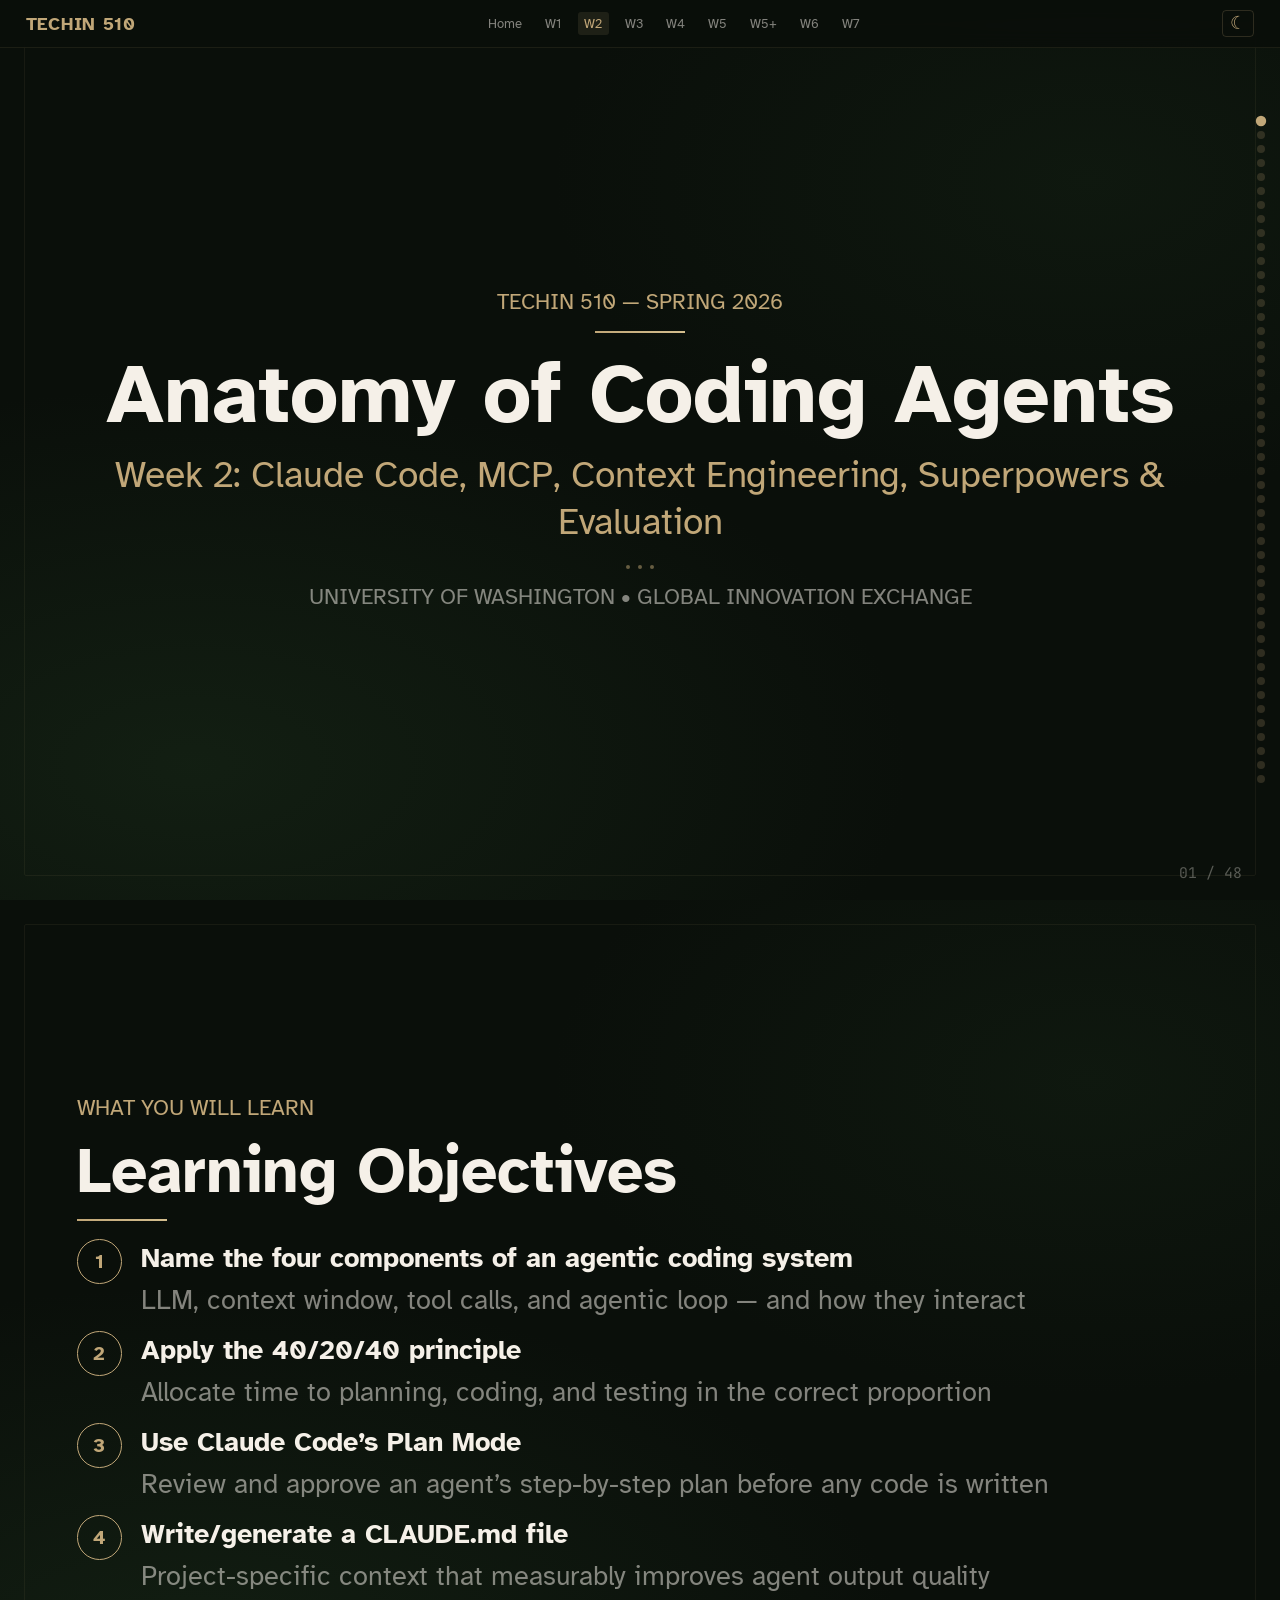
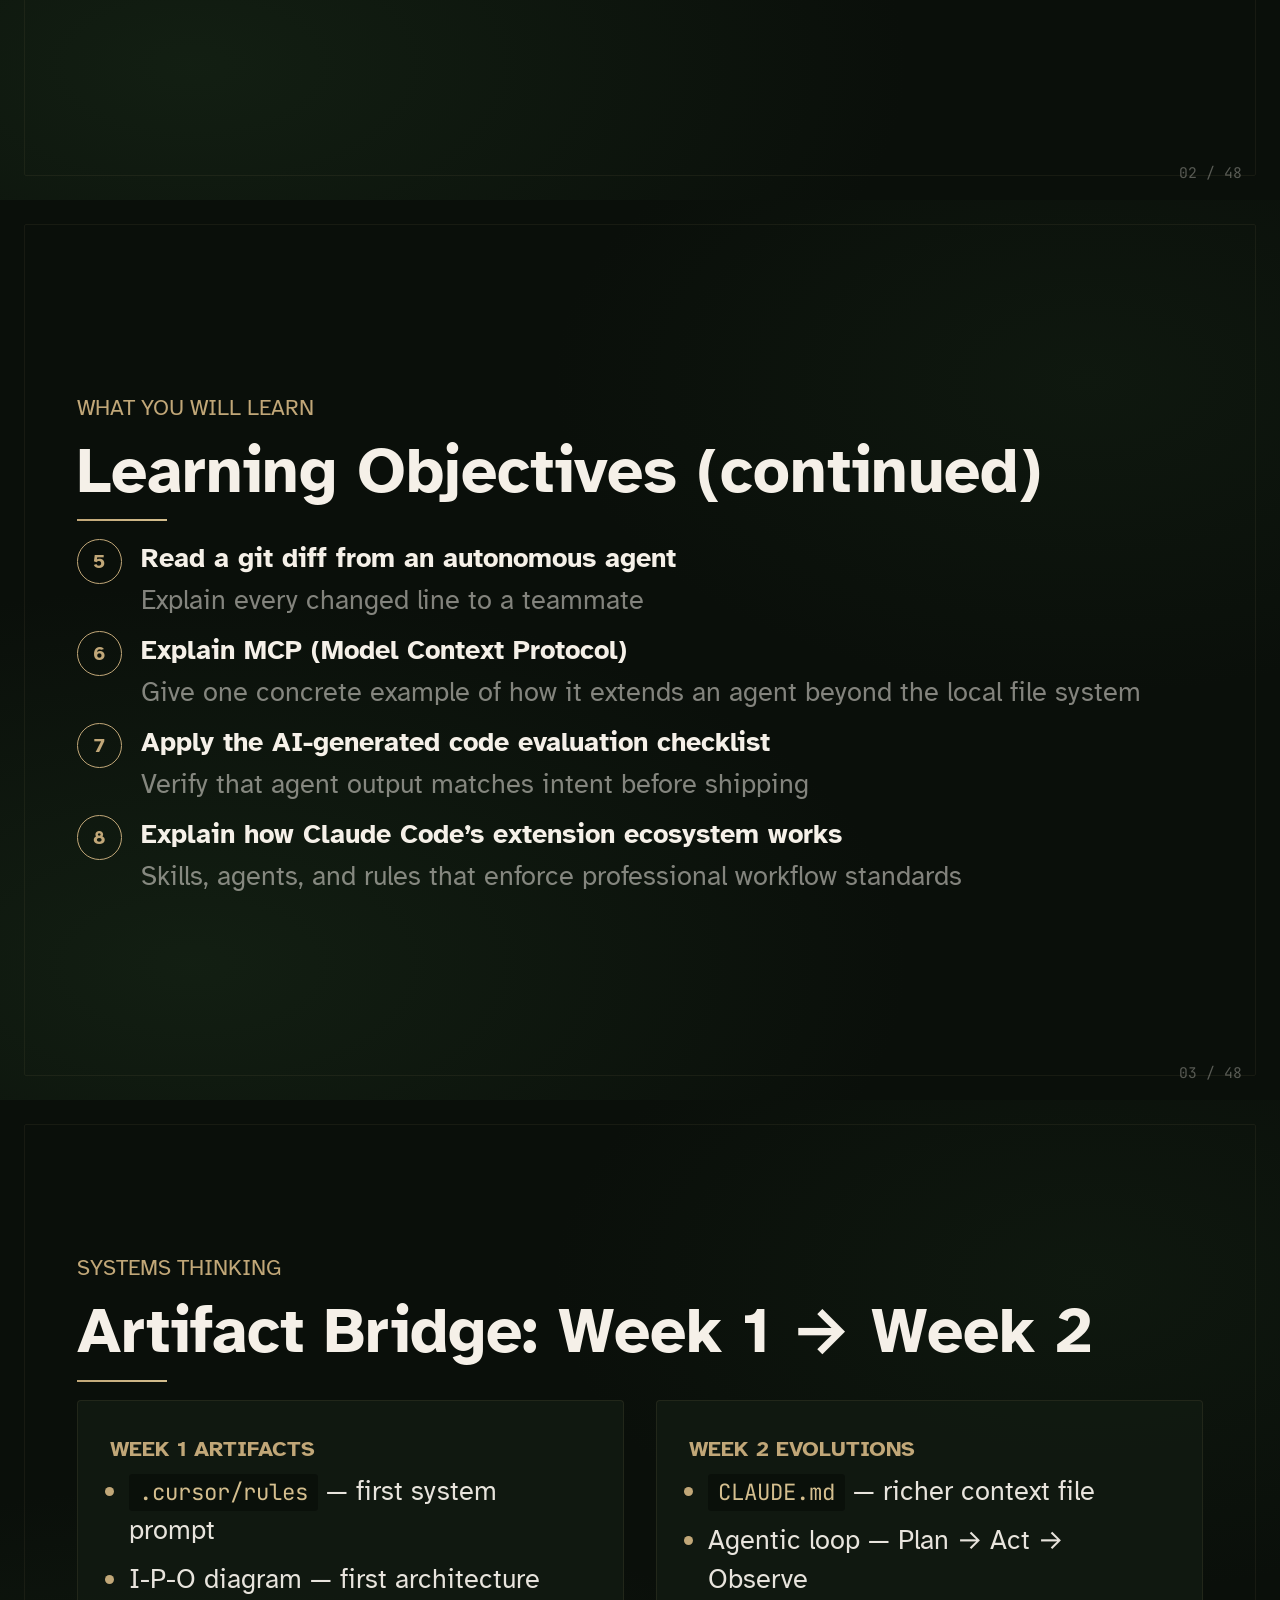
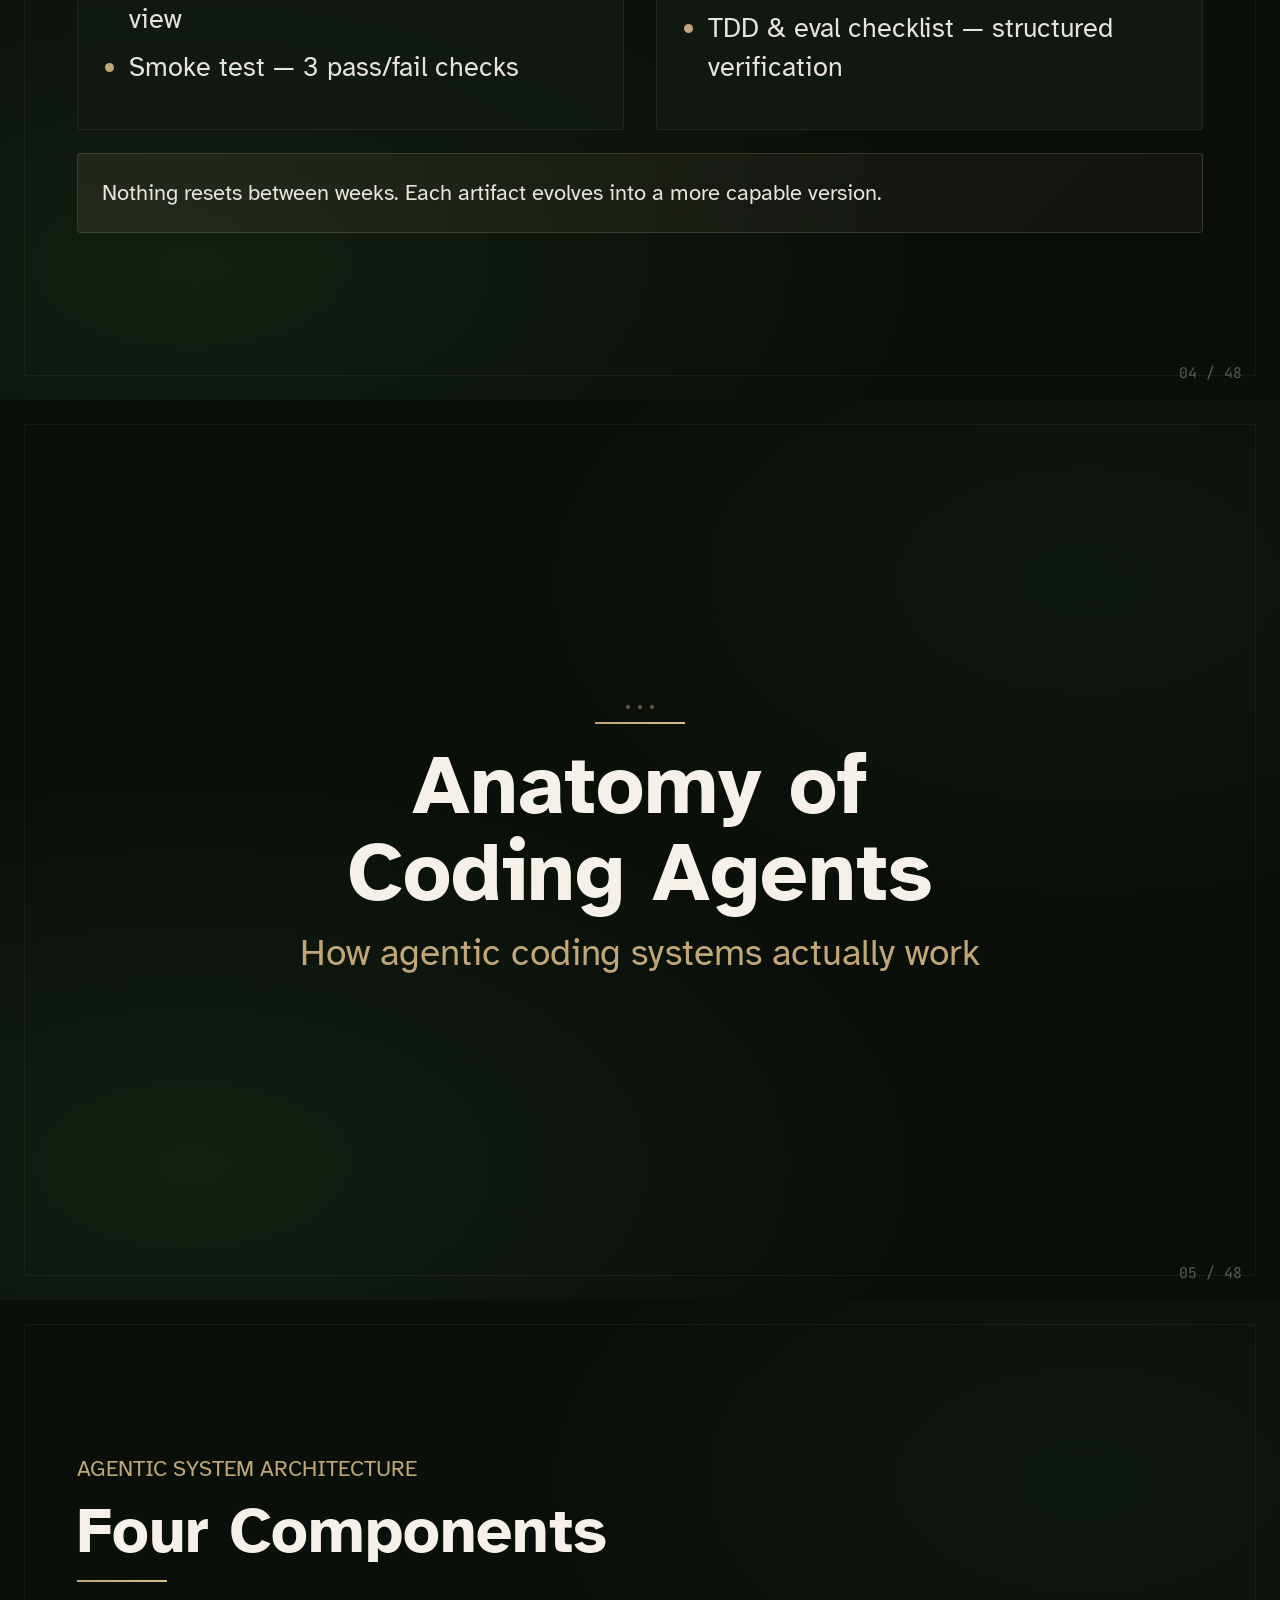
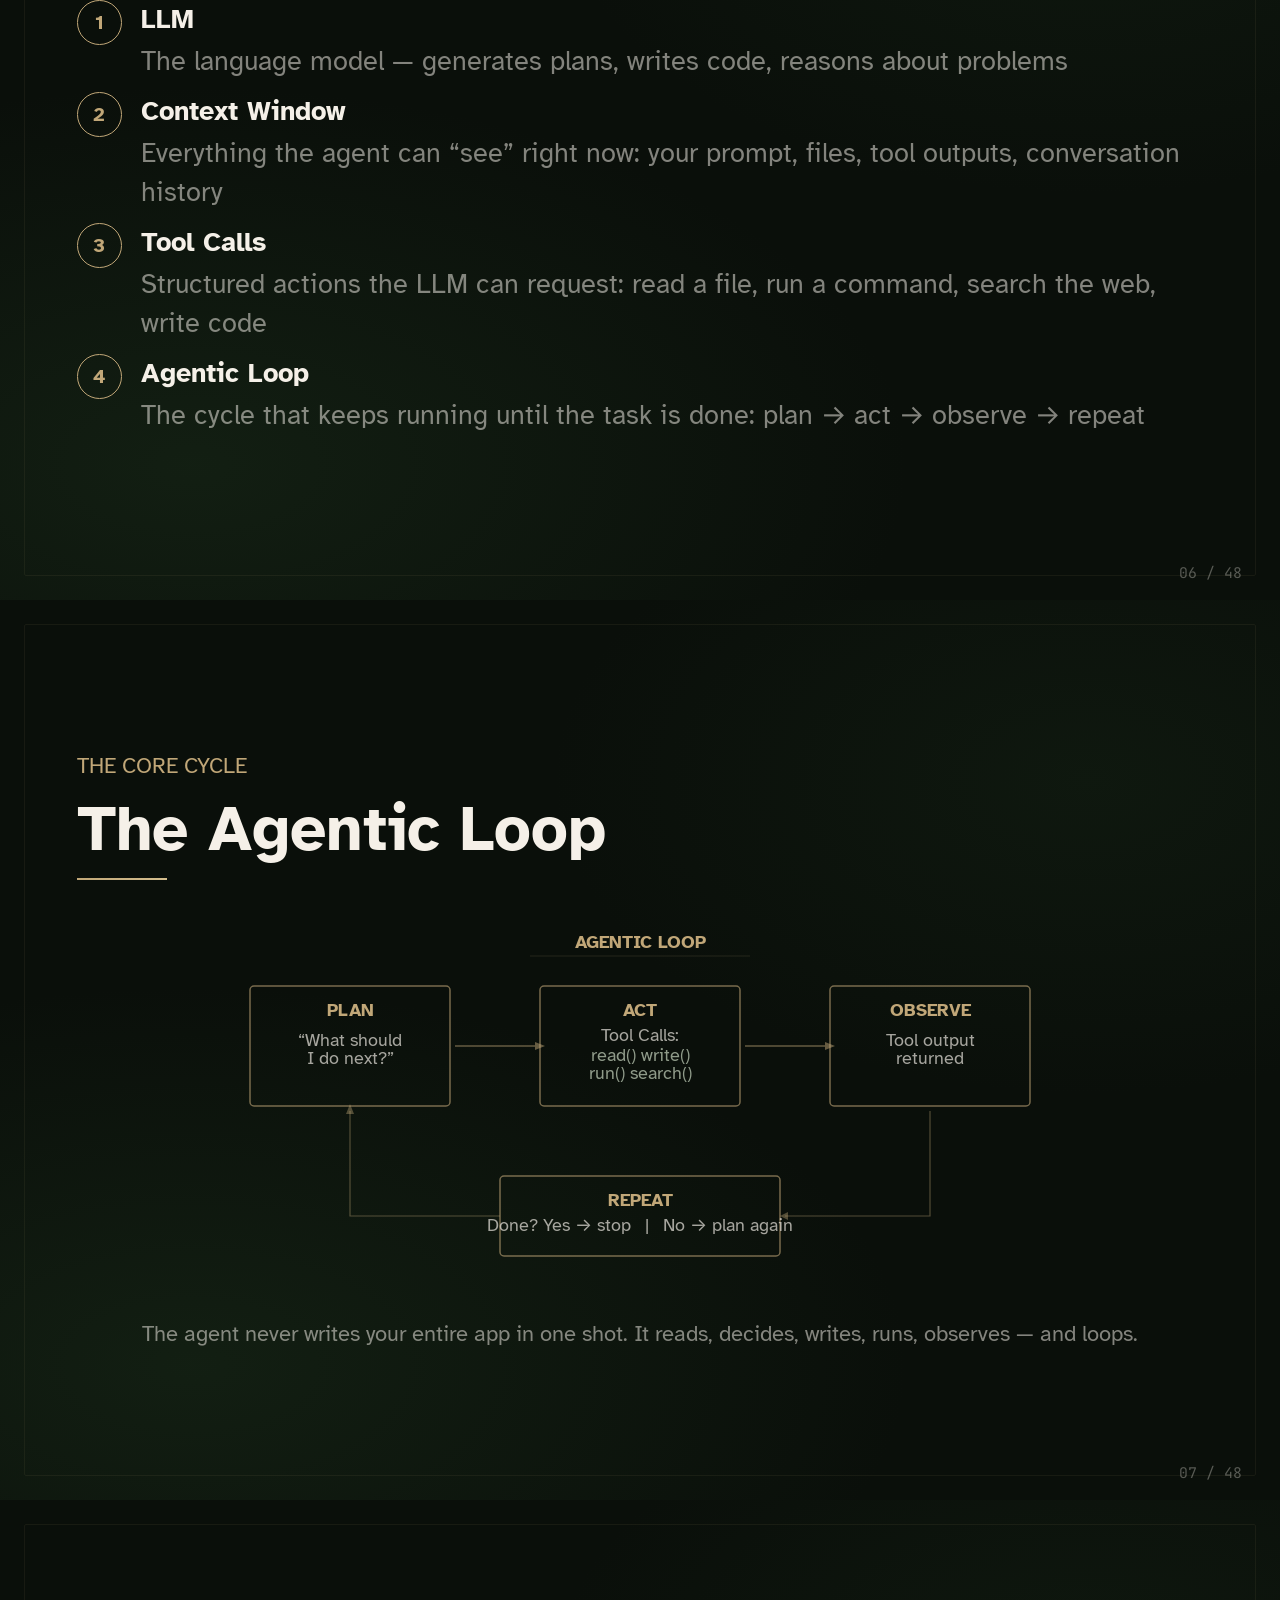
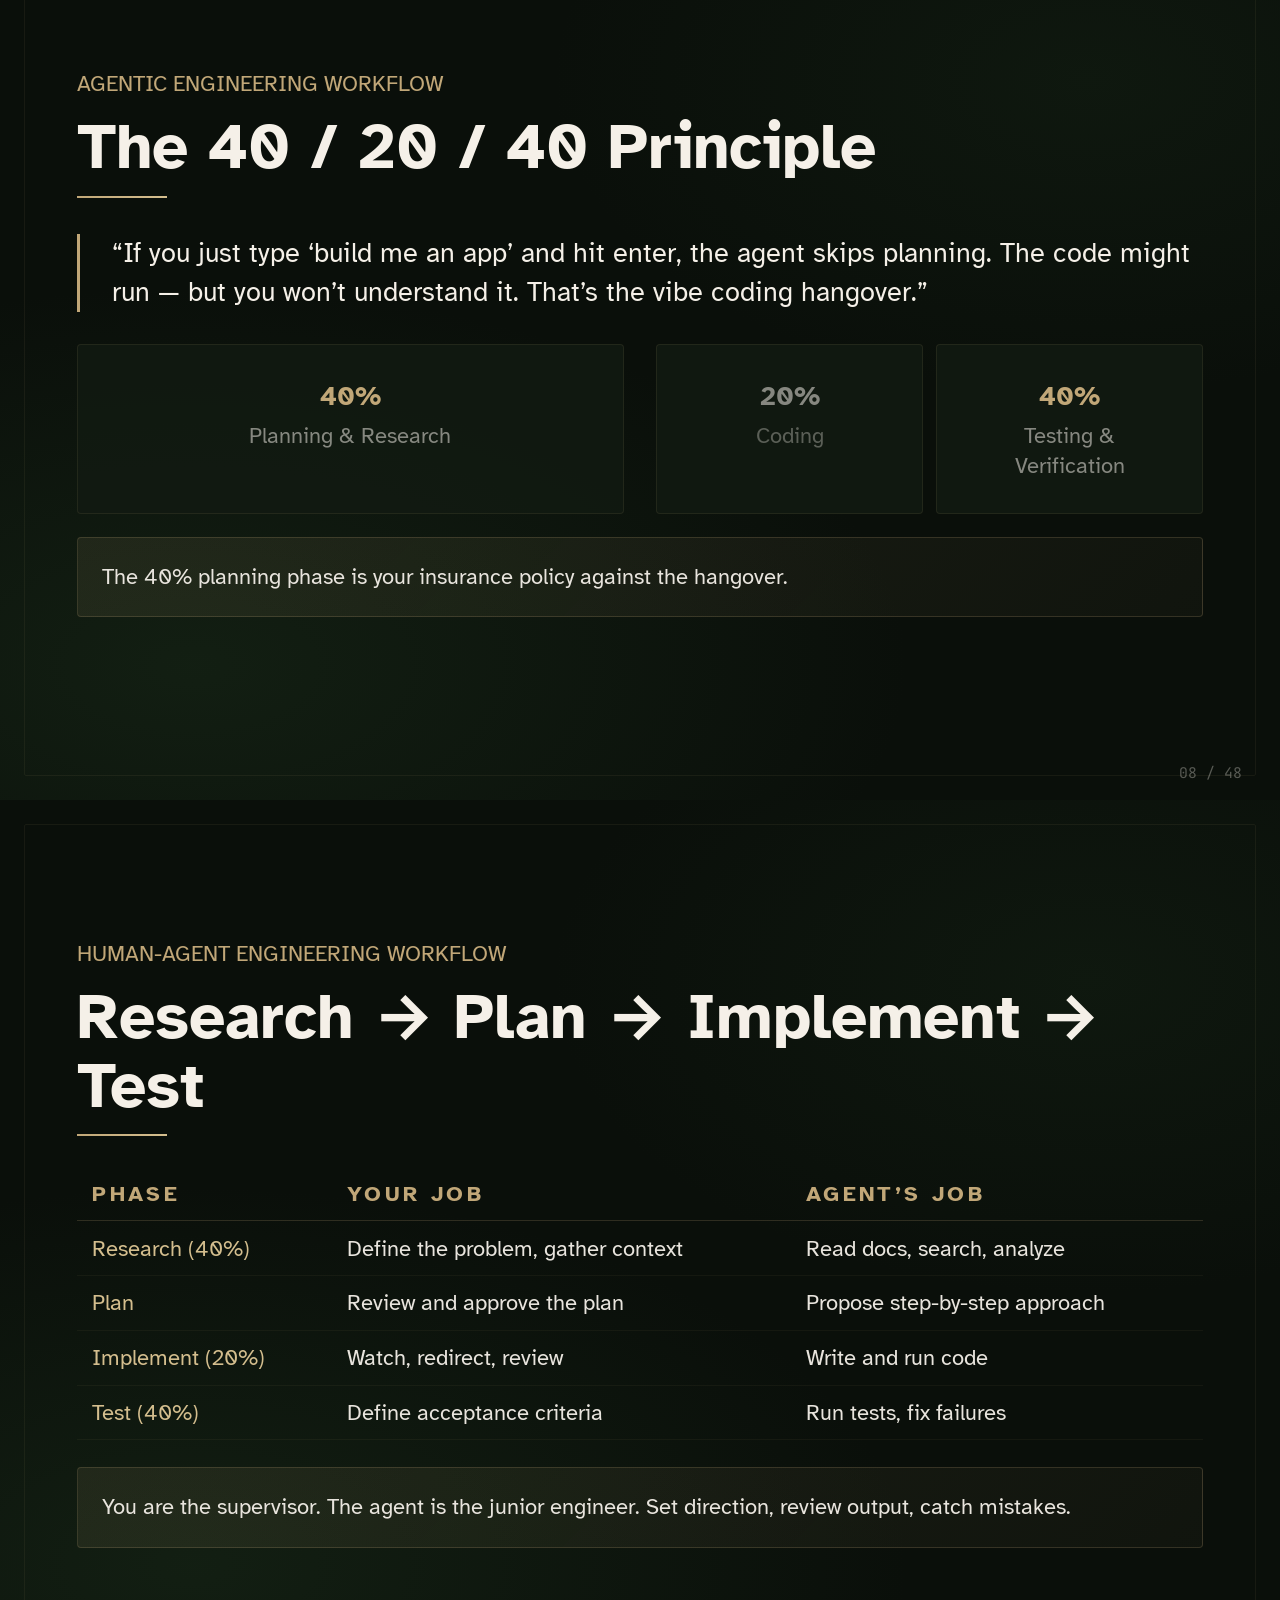
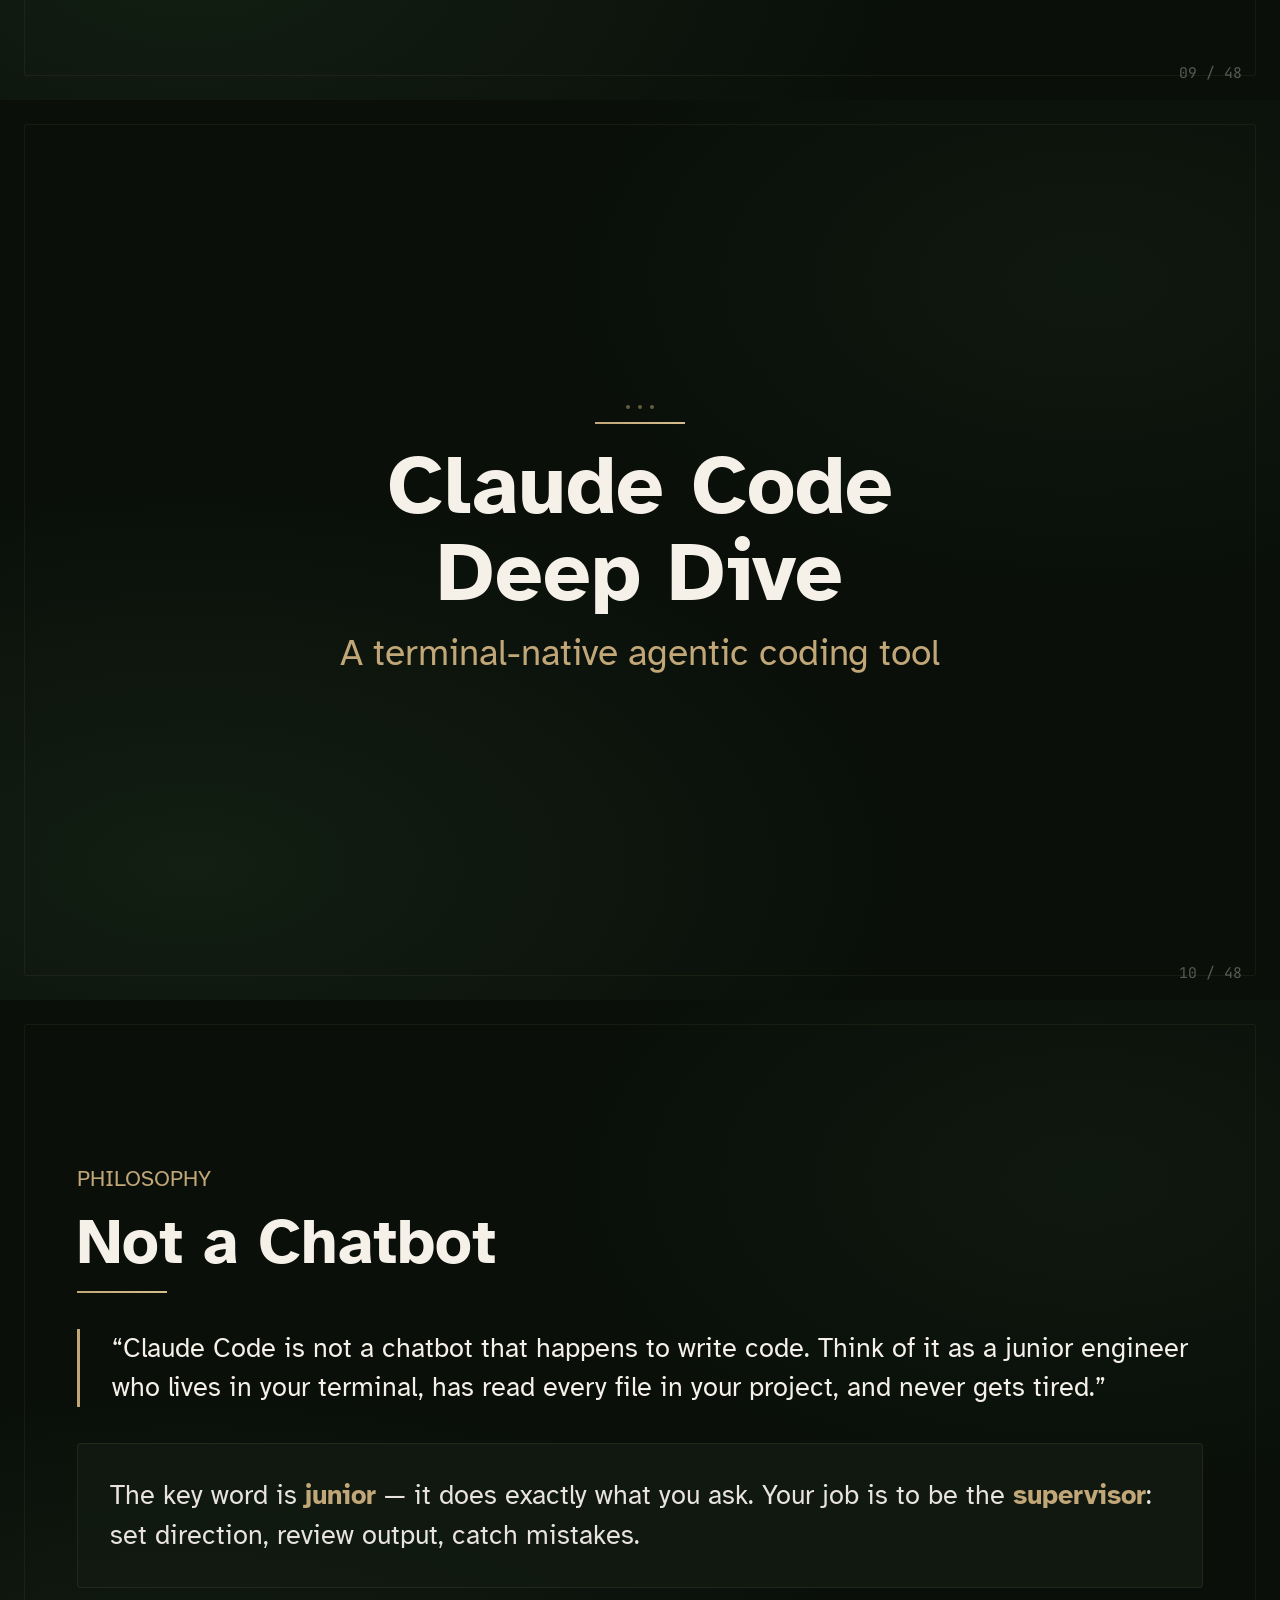
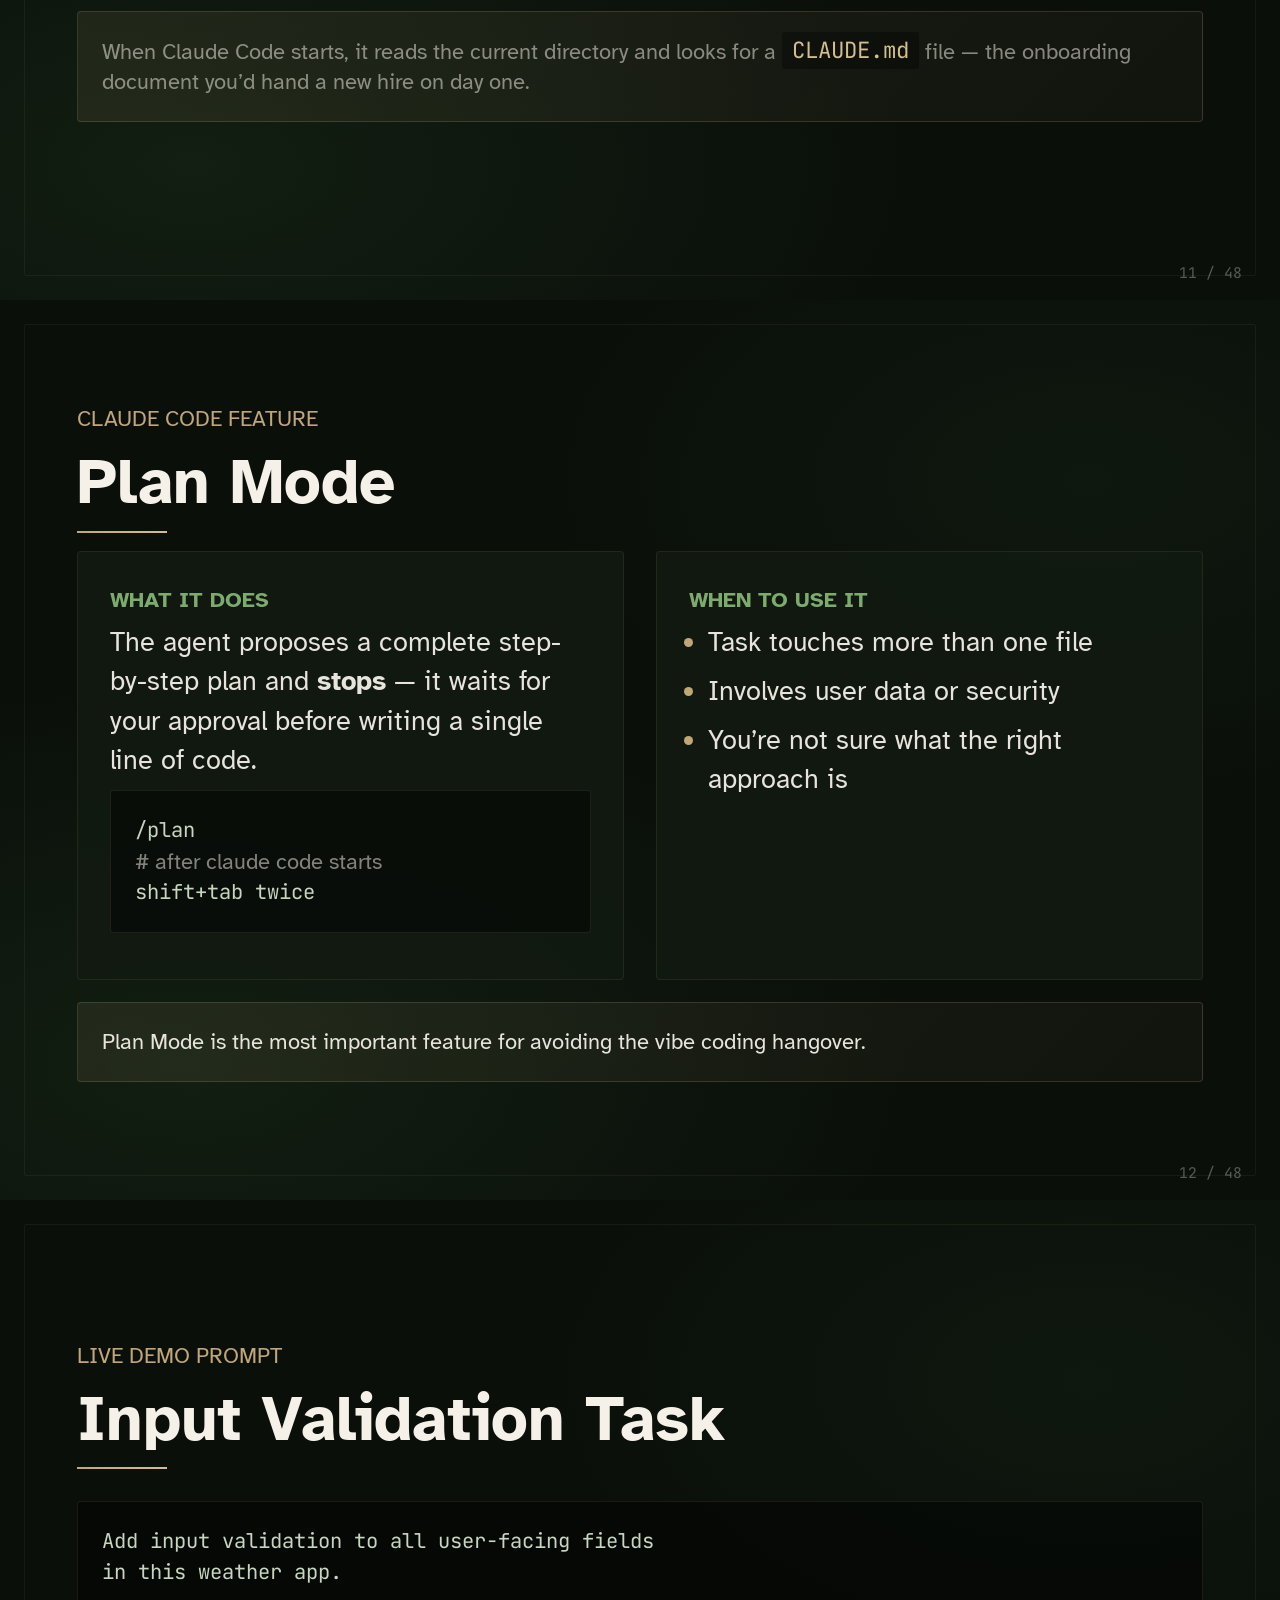
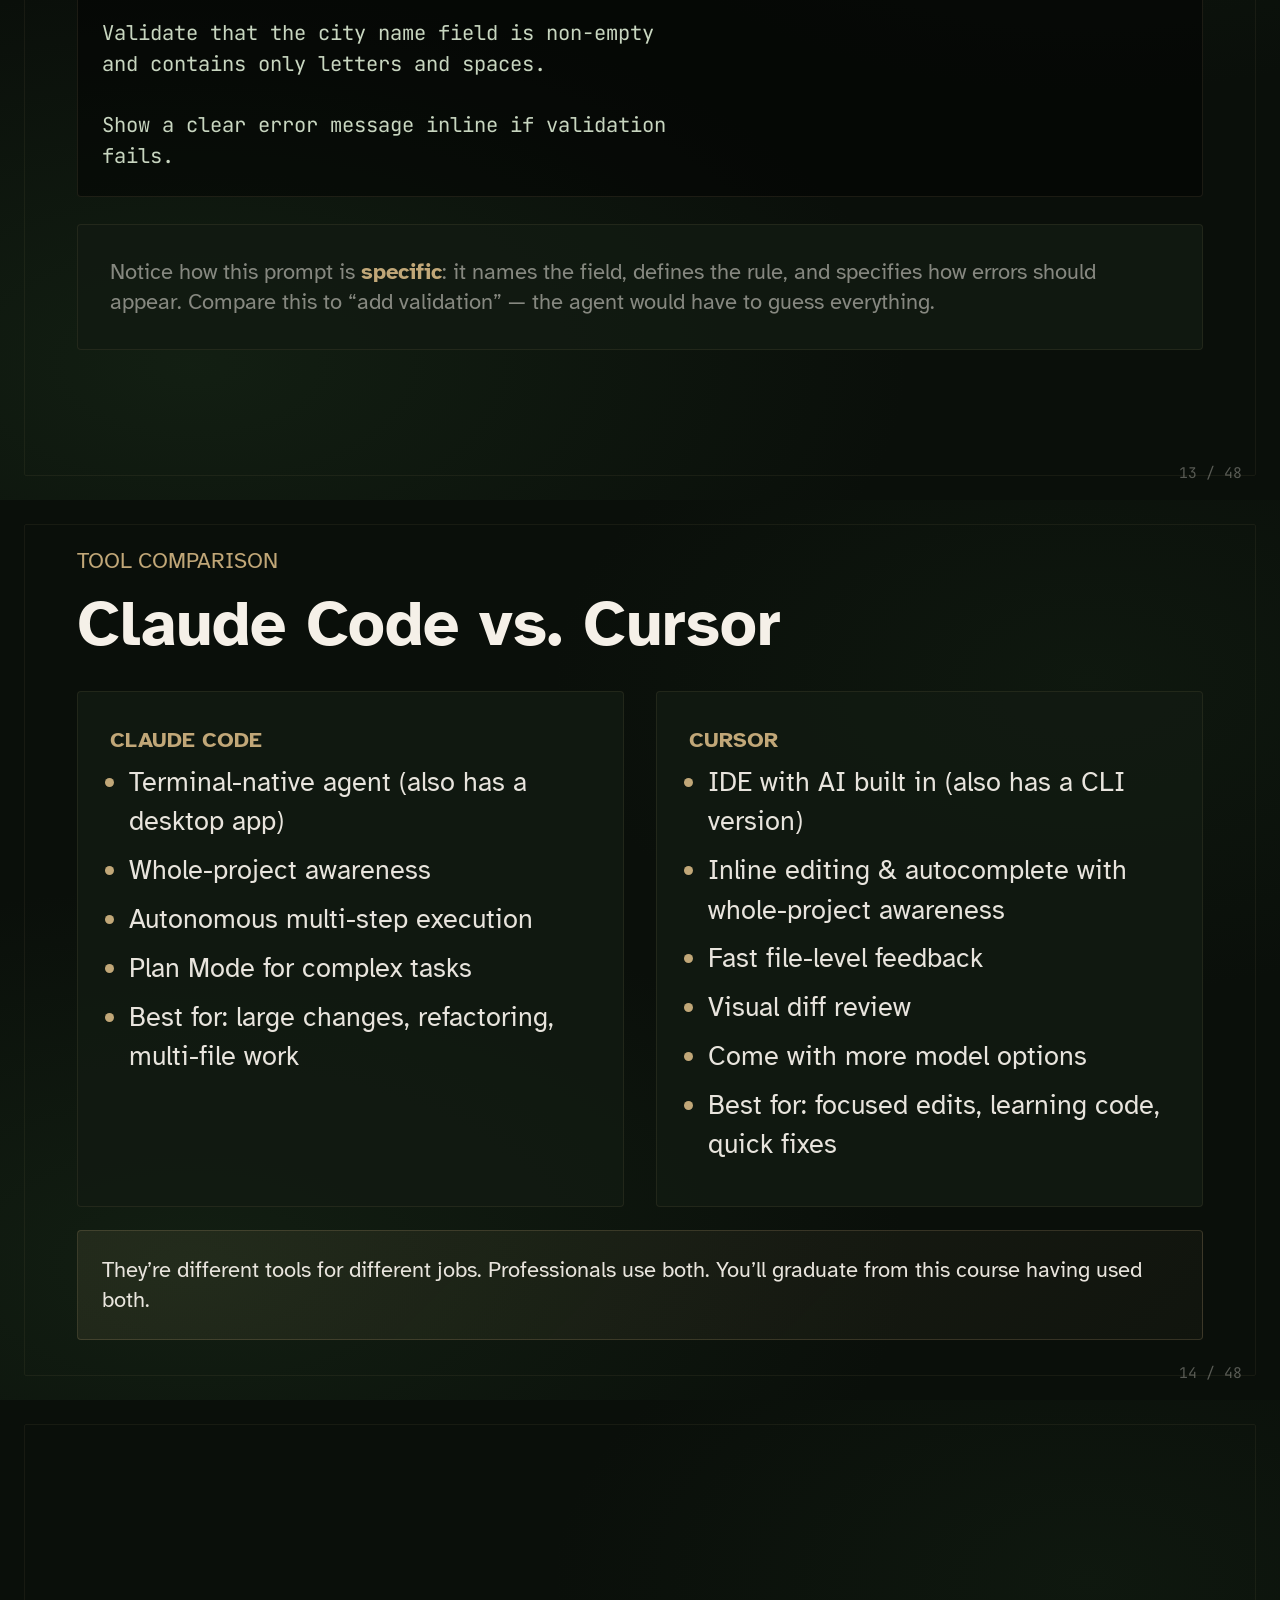
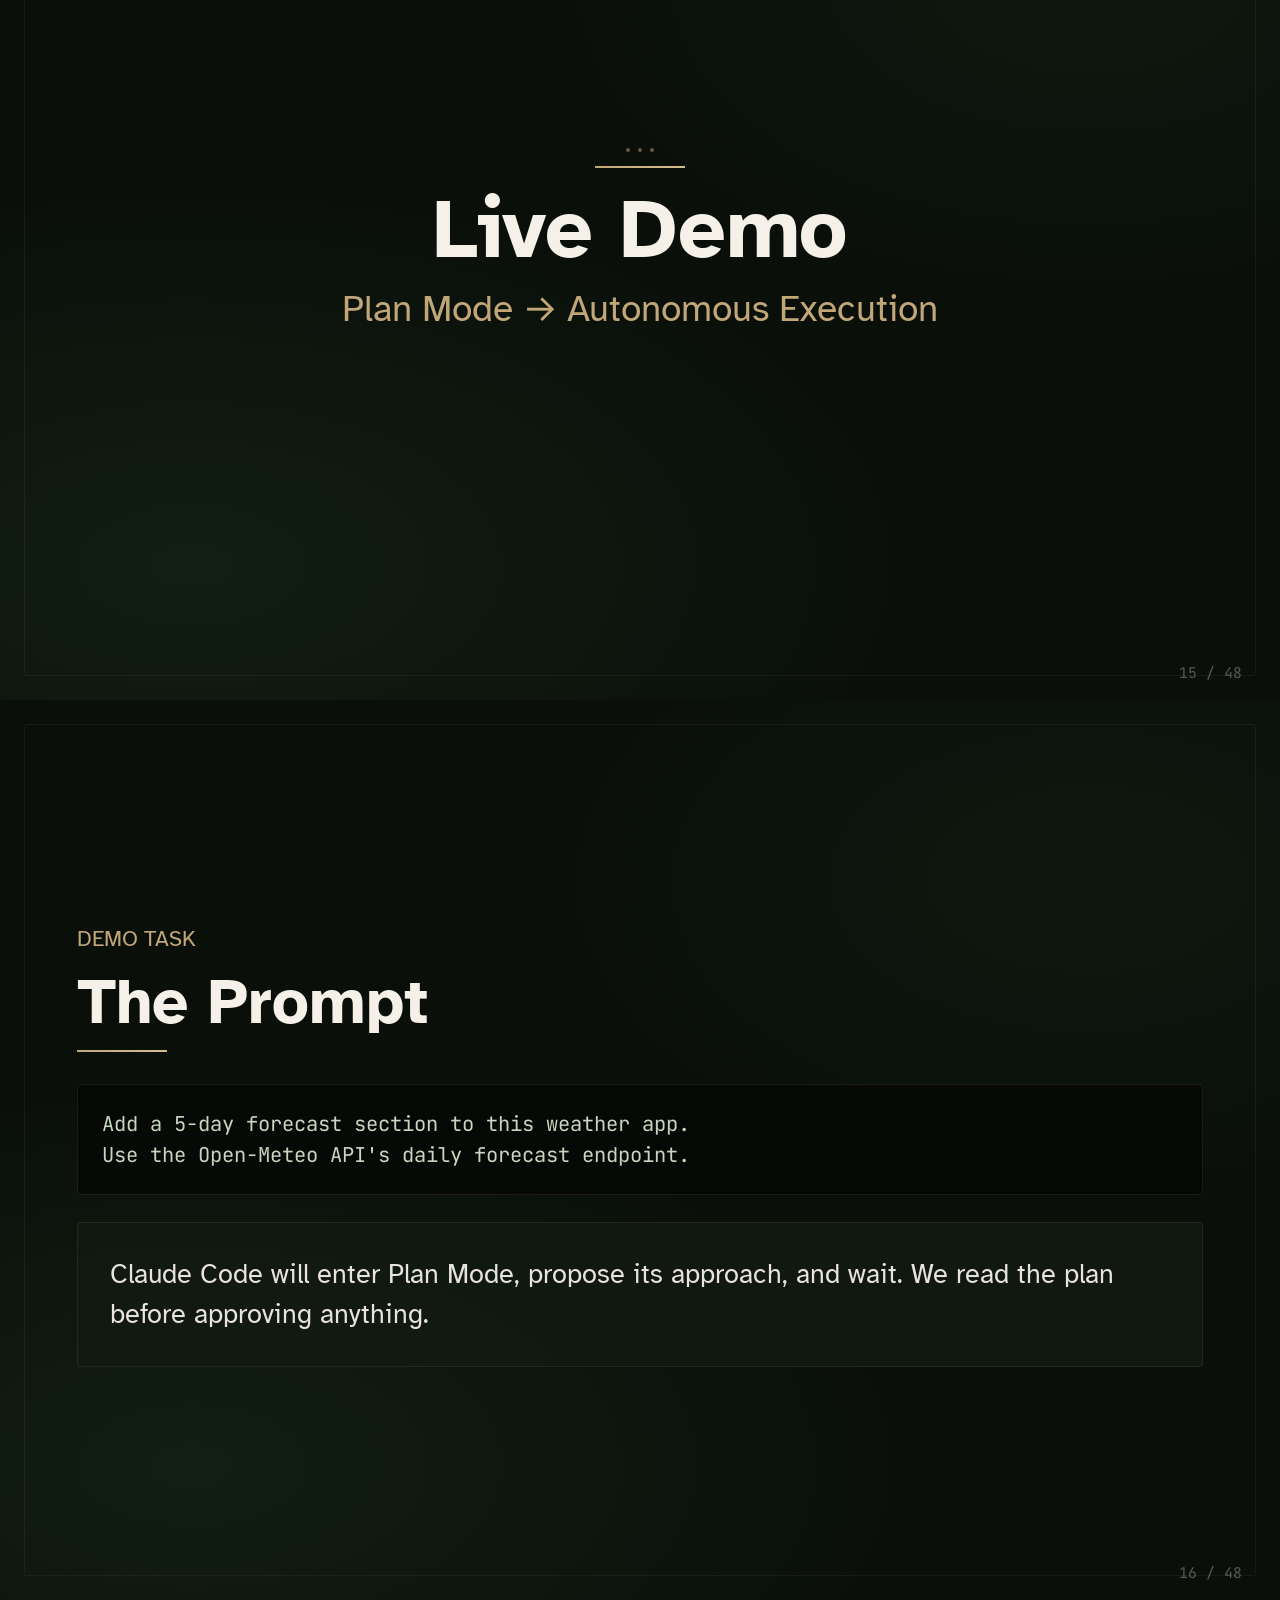
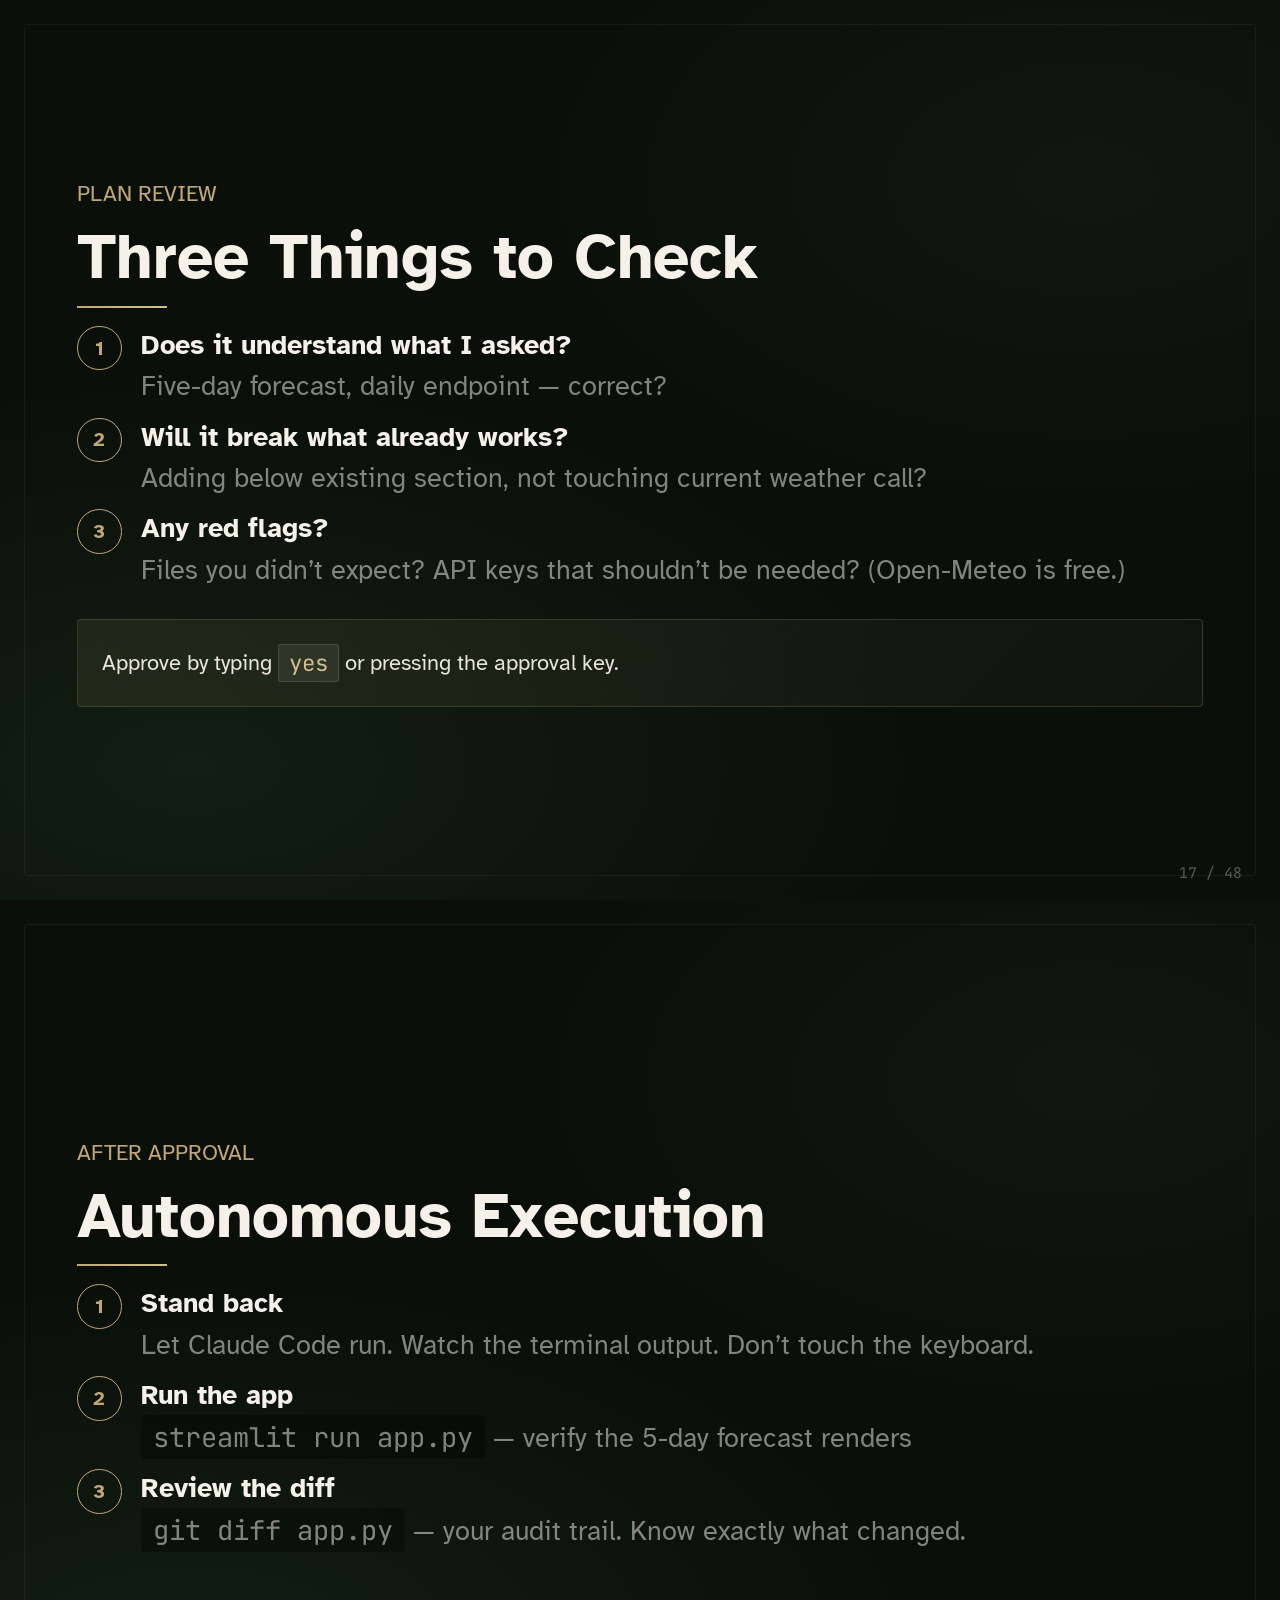
<file: week2-slides.html>
<!DOCTYPE html>
<html lang="en">

<head>
  <meta charset="UTF-8">
  <meta name="viewport" content="width=device-width, initial-scale=1.0">
  <title>TECHIN 510 Week 2 — Anatomy of Coding Agents</title>
  <link rel="stylesheet" href="css/theme.css">
  <link rel="stylesheet" href="css/slides.css">
  <link rel="stylesheet" href="css/site-nav.css">
</head>

<body>

  <nav class="site-nav" id="site-nav">
    <a href="index.html" class="site-nav-brand">TECHIN 510</a>
    <button class="site-nav-toggle" id="navToggle" aria-label="Toggle navigation">&#9776;</button>
    <div class="site-nav-links" id="navLinks">
      <a href="index.html">Home</a>
      <a href="week1-slides.html">W1</a>
      <a href="week2-slides.html">W2</a>
      <a href="week3-slides.html">W3</a>
      <a href="week4-slides.html">W4</a>
      <a href="week5-slides.html">W5</a>
      <a href="week5-tools-slides.html">W5+</a>
      <a href="week6-slides.html">W6</a>
      <a href="week7-agentic-os-slides.html">W7</a>
    </div>
  </nav>

  <div id="progress"></div>

  <div id="nav-dots"></div>

  <button class="edit-btn" id="editBtn" title="Toggle edit mode (E)">E</button>

  <!-- ============================================================
     SLIDE 1 — Title
  -->
  <section class="slide title-slide" id="s1">
    <div class="overline">TECHIN 510 &mdash; Spring 2026</div>
    <div class="accent-line"></div>
    <h1>Anatomy of Coding Agents</h1>
    <div class="subtitle">Week 2: Claude Code, MCP, Context Engineering, Superpowers &amp; Evaluation</div>
    <div class="dots"><span></span><span></span><span></span></div>
    <div class="meta-line">University of Washington &bull; Global Innovation Exchange</div>
    <div class="slide-num">01 / 48</div>
  </section>

  <!-- ============================================================
     SLIDE 2 — Learning Objectives 1/2
  -->
  <section class="slide" id="s2">
    <div class="overline">What You Will Learn</div>
    <h2>Learning Objectives</h2>
    <div class="accent-line"></div>

    <div class="num-feature">
      <div class="num-circle">1</div>
      <div class="num-text">
        <strong>Name the four components of an agentic coding system</strong>
        <span>LLM, context window, tool calls, and agentic loop &mdash; and how they interact</span>
      </div>
    </div>
    <div class="num-feature">
      <div class="num-circle">2</div>
      <div class="num-text">
        <strong>Apply the 40/20/40 principle</strong>
        <span>Allocate time to planning, coding, and testing in the correct proportion</span>
      </div>
    </div>
    <div class="num-feature">
      <div class="num-circle">3</div>
      <div class="num-text">
        <strong>Use Claude Code&rsquo;s Plan Mode</strong>
        <span>Review and approve an agent&rsquo;s step-by-step plan before any code is written</span>
      </div>
    </div>
    <div class="num-feature">
      <div class="num-circle">4</div>
      <div class="num-text">
        <strong>Write/generate a CLAUDE.md file</strong>
        <span>Project-specific context that measurably improves agent output quality</span>
      </div>
    </div>

    <div class="slide-num">02 / 48</div>
  </section>

  <!-- ============================================================
     SLIDE 3 — Learning Objectives 2/2
  -->
  <section class="slide" id="s3">
    <div class="overline">What You Will Learn</div>
    <h2>Learning Objectives (continued)</h2>
    <div class="accent-line"></div>

    <div class="num-feature">
      <div class="num-circle">5</div>
      <div class="num-text">
        <strong>Read a git diff from an autonomous agent</strong>
        <span>Explain every changed line to a teammate</span>
      </div>
    </div>
    <div class="num-feature">
      <div class="num-circle">6</div>
      <div class="num-text">
        <strong>Explain MCP (Model Context Protocol)</strong>
        <span>Give one concrete example of how it extends an agent beyond the local file system</span>
      </div>
    </div>
    <div class="num-feature">
      <div class="num-circle">7</div>
      <div class="num-text">
        <strong>Apply the AI-generated code evaluation checklist</strong>
        <span>Verify that agent output matches intent before shipping</span>
      </div>
    </div>
    <div class="num-feature">
      <div class="num-circle">8</div>
      <div class="num-text">
        <strong>Explain how Claude Code&rsquo;s extension ecosystem works</strong>
        <span>Skills, agents, and rules that enforce professional workflow standards</span>
      </div>
    </div>

    <div class="slide-num">03 / 48</div>
  </section>

  <!-- ============================================================
     SLIDE 4 — Artifact Bridge: Week 1 to Week 2
  -->
  <section class="slide" id="s4">
    <div class="overline">Systems Thinking</div>
    <h2>Artifact Bridge: Week 1 &rarr; Week 2</h2>
    <div class="accent-line"></div>

    <div class="two-col">
      <div class="card">
        <div class="col-label" style="color: var(--gold);">Week 1 Artifacts</div>
        <ul>
          <li><span class="inline-code">.cursor/rules</span> &mdash; first system prompt</li>
          <li>I-P-O diagram &mdash; first architecture view</li>
          <li>Smoke test &mdash; 3 pass/fail checks</li>
        </ul>
      </div>
      <div class="card">
        <div class="col-label" style="color: var(--gold);">Week 2 Evolutions</div>
        <ul>
          <li><span class="inline-code">CLAUDE.md</span> &mdash; richer context file</li>
          <li>Agentic loop &mdash; Plan &rarr; Act &rarr; Observe</li>
          <li>TDD &amp; eval checklist &mdash; structured verification</li>
        </ul>
      </div>
    </div>

    <div class="highlight-box" style="margin-top: clamp(0.5rem, 1.5vh, 1rem);">
      <p style="font-size: clamp(0.75rem, 1.2vw, 0.9rem); color: var(--fg);">
        Nothing resets between weeks. Each artifact evolves into a more capable version.
      </p>
    </div>

    <div class="slide-num">04 / 48</div>
  </section>

  <!-- ============================================================
     SLIDE 5 — Section Divider: Anatomy of Coding Agents
  -->
  <section class="slide title-slide" id="s5">
    <div class="dots"><span></span><span></span><span></span></div>
    <div class="accent-line"></div>
    <h1>Anatomy of<br>Coding Agents</h1>
    <div class="subtitle">How agentic coding systems actually work</div>
    <div class="slide-num">05 / 48</div>
  </section>

  <!-- ============================================================
     SLIDE 6 — Four Components
  -->
  <section class="slide" id="s6">
    <div class="overline">Agentic System Architecture</div>
    <h2>Four Components</h2>
    <div class="accent-line"></div>

    <div class="num-feature">
      <div class="num-circle">1</div>
      <div class="num-text">
        <strong>LLM</strong>
        <span>The language model &mdash; generates plans, writes code, reasons about problems</span>
      </div>
    </div>
    <div class="num-feature">
      <div class="num-circle">2</div>
      <div class="num-text">
        <strong>Context Window</strong>
        <span>Everything the agent can &ldquo;see&rdquo; right now: your prompt, files, tool outputs, conversation
          history</span>
      </div>
    </div>
    <div class="num-feature">
      <div class="num-circle">3</div>
      <div class="num-text">
        <strong>Tool Calls</strong>
        <span>Structured actions the LLM can request: read a file, run a command, search the web, write code</span>
      </div>
    </div>
    <div class="num-feature">
      <div class="num-circle">4</div>
      <div class="num-text">
        <strong>Agentic Loop</strong>
        <span>The cycle that keeps running until the task is done: plan &rarr; act &rarr; observe &rarr; repeat</span>
      </div>
    </div>

    <div class="slide-num">06 / 48</div>
  </section>

  <!-- ============================================================
     SLIDE 7 — Agentic Loop Diagram
  -->
  <section class="slide" id="s7">
    <div class="overline">The Core Cycle</div>
    <h2>The Agentic Loop</h2>
    <div class="accent-line"></div>

    <div class="diagram">
      <svg viewBox="0 0 900 380" xmlns="http://www.w3.org/2000/svg" style="max-height: 52vh;">
        <text x="450" y="32" text-anchor="middle" fill="#c1a778" font-family="Inter, sans-serif" font-size="11"
          font-weight="600" letter-spacing="2.5">AGENTIC LOOP</text>
        <line x1="340" y1="40" x2="560" y2="40" stroke="#c1a778" stroke-width="0.5" opacity="0.3" />

        <rect x="60" y="70" width="200" height="120" rx="4" fill="none" stroke="#c1a778" stroke-width="1.5"
          opacity="0.6" />
        <text x="160" y="100" text-anchor="middle" fill="#c1a778" font-family="Inter, sans-serif" font-size="12"
          font-weight="600" letter-spacing="2">PLAN</text>
        <text x="160" y="130" text-anchor="middle" fill="#e8e4dd" font-family="Inter, sans-serif" font-size="12"
          opacity="0.7">&ldquo;What should</text>
        <text x="160" y="148" text-anchor="middle" fill="#e8e4dd" font-family="Inter, sans-serif" font-size="12"
          opacity="0.7">I do next?&rdquo;</text>

        <rect x="350" y="70" width="200" height="120" rx="4" fill="none" stroke="#c1a778" stroke-width="1.5"
          opacity="0.6" />
        <text x="450" y="100" text-anchor="middle" fill="#c1a778" font-family="Inter, sans-serif" font-size="12"
          font-weight="600" letter-spacing="2">ACT</text>
        <text x="450" y="125" text-anchor="middle" fill="#e8e4dd" font-family="Inter, sans-serif" font-size="12"
          opacity="0.7">Tool Calls:</text>
        <text x="450" y="145" text-anchor="middle" fill="#c8d6c0" font-family="JetBrains Mono, monospace" font-size="11"
          opacity="0.7">read() write()</text>
        <text x="450" y="163" text-anchor="middle" fill="#c8d6c0" font-family="JetBrains Mono, monospace" font-size="11"
          opacity="0.7">run() search()</text>

        <rect x="640" y="70" width="200" height="120" rx="4" fill="none" stroke="#c1a778" stroke-width="1.5"
          opacity="0.6" />
        <text x="740" y="100" text-anchor="middle" fill="#c1a778" font-family="Inter, sans-serif" font-size="12"
          font-weight="600" letter-spacing="2">OBSERVE</text>
        <text x="740" y="130" text-anchor="middle" fill="#e8e4dd" font-family="Inter, sans-serif" font-size="12"
          opacity="0.7">Tool output</text>
        <text x="740" y="148" text-anchor="middle" fill="#e8e4dd" font-family="Inter, sans-serif" font-size="12"
          opacity="0.7">returned</text>

        <line x1="265" y1="130" x2="345" y2="130" stroke="#c1a778" stroke-width="1.5" opacity="0.5" />
        <polygon points="345,126 355,130 345,134" fill="#c1a778" opacity="0.5" />

        <line x1="555" y1="130" x2="635" y2="130" stroke="#c1a778" stroke-width="1.5" opacity="0.5" />
        <polygon points="635,126 645,130 635,134" fill="#c1a778" opacity="0.5" />

        <rect x="310" y="260" width="280" height="80" rx="4" fill="none" stroke="#c1a778" stroke-width="1.5"
          opacity="0.6" />
        <text x="450" y="290" text-anchor="middle" fill="#c1a778" font-family="Inter, sans-serif" font-size="12"
          font-weight="600" letter-spacing="2">REPEAT</text>
        <text x="450" y="315" text-anchor="middle" fill="#e8e4dd" font-family="Inter, sans-serif" font-size="12"
          opacity="0.7">Done? Yes &rarr; stop &ensp;|&ensp; No &rarr; plan again</text>

        <path d="M 740 195 L 740 300 L 595 300" fill="none" stroke="#c1a778" stroke-width="1.2" opacity="0.4" />
        <polygon points="598,296 590,300 598,304" fill="#c1a778" opacity="0.4" />

        <path d="M 310 300 L 160 300 L 160 195" fill="none" stroke="#c1a778" stroke-width="1.2" opacity="0.4" />
        <polygon points="156,198 160,188 164,198" fill="#c1a778" opacity="0.4" />
      </svg>
    </div>

    <p style="font-size: clamp(0.75rem, 1.2vw, 0.9rem); color: var(--fg-dim); text-align: center;">
      The agent never writes your entire app in one shot. It reads, decides, writes, runs, observes &mdash; and loops.
    </p>

    <div class="slide-num">07 / 48</div>
  </section>

  <!-- ============================================================
     SLIDE 8 — 40/20/40 and Vibe Coding Hangover
  -->
  <section class="slide" id="s8">
    <div class="overline">Agentic Engineering Workflow</div>
    <h2>The 40 / 20 / 40 Principle</h2>
    <div class="accent-line"></div>

    <div class="quote-block">
      <p>&ldquo;If you just type &lsquo;build me an app&rsquo; and hit enter, the agent skips planning. The code might
        run &mdash; but you won&rsquo;t understand it. That&rsquo;s the vibe coding hangover.&rdquo;</p>
    </div>

    <div class="two-col" style="margin-top: clamp(0.5rem, 1.5vh, 1rem);">
      <div class="card" style="text-align:center;">
        <p style="font-size: clamp(1.5rem, 3vw, 2.5rem); font-weight:700; color: var(--gold); margin-bottom:0.3rem;">40%
        </p>
        <p style="font-size: clamp(0.75rem, 1.2vw, 0.9rem); color: var(--fg-dim);">Planning &amp; Research</p>
      </div>
      <div style="display:flex; gap: clamp(0.5rem, 1vw, 1rem);">
        <div class="card" style="text-align:center; flex:1;">
          <p
            style="font-size: clamp(1.2rem, 2.5vw, 2rem); font-weight:700; color: var(--fg-dim); margin-bottom:0.3rem;">
            20%</p>
          <p style="font-size: clamp(0.7rem, 1.1vw, 0.85rem); color: var(--fg-muted);">Coding</p>
        </div>
        <div class="card" style="text-align:center; flex:1;">
          <p style="font-size: clamp(1.5rem, 3vw, 2.5rem); font-weight:700; color: var(--gold); margin-bottom:0.3rem;">
            40%</p>
          <p style="font-size: clamp(0.75rem, 1.2vw, 0.9rem); color: var(--fg-dim);">Testing &amp; Verification</p>
        </div>
      </div>
    </div>

    <div class="highlight-box" style="margin-top: clamp(0.5rem, 1.5vh, 1rem);">
      <p style="font-size: clamp(0.75rem, 1.2vw, 0.9rem); color: var(--fg);">
        The 40% planning phase is your insurance policy against the hangover.
      </p>
    </div>

    <div class="slide-num">08 / 48</div>
  </section>

  <!-- ============================================================
     SLIDE 9 — Research → Plan → Implement → Test
  -->
  <section class="slide" id="s9">
    <div class="overline">Human-Agent Engineering Workflow</div>
    <h2>Research &rarr; Plan &rarr; Implement &rarr; Test</h2>
    <div class="accent-line"></div>

    <table class="slide-table">
      <thead>
        <tr>
          <th>Phase</th>
          <th>Your Job</th>
          <th>Agent&rsquo;s Job</th>
        </tr>
      </thead>
      <tbody>
        <tr>
          <td>Research (40%)</td>
          <td>Define the problem, gather context</td>
          <td>Read docs, search, analyze</td>
        </tr>
        <tr>
          <td>Plan</td>
          <td>Review and approve the plan</td>
          <td>Propose step-by-step approach</td>
        </tr>
        <tr>
          <td>Implement (20%)</td>
          <td>Watch, redirect, review</td>
          <td>Write and run code</td>
        </tr>
        <tr>
          <td>Test (40%)</td>
          <td>Define acceptance criteria</td>
          <td>Run tests, fix failures</td>
        </tr>
      </tbody>
    </table>

    <div class="highlight-box" style="margin-top: clamp(0.5rem, 1.5vh, 1rem);">
      <p style="font-size: clamp(0.75rem, 1.2vw, 0.9rem); color: var(--fg);">
        You are the supervisor. The agent is the junior engineer. Set direction, review output, catch mistakes.
      </p>
    </div>

    <div class="slide-num">09 / 48</div>
  </section>

  <!-- ============================================================
     SLIDE 10 — Section Divider: Claude Code Deep Dive
  -->
  <section class="slide title-slide" id="s10">
    <div class="dots"><span></span><span></span><span></span></div>
    <div class="accent-line"></div>
    <h1>Claude Code<br>Deep Dive</h1>
    <div class="subtitle">A terminal-native agentic coding tool</div>
    <div class="slide-num">10 / 48</div>
  </section>

  <!-- ============================================================
     SLIDE 11 — "Not a Chatbot"
  -->
  <section class="slide" id="s11">
    <div class="overline">Philosophy</div>
    <h2>Not a Chatbot</h2>
    <div class="accent-line"></div>

    <div class="quote-block">
      <p>&ldquo;Claude Code is not a chatbot that happens to write code. Think of it as a junior engineer who lives in
        your terminal, has read every file in your project, and never gets tired.&rdquo;</p>
    </div>

    <div class="card" style="margin-top: clamp(0.5rem, 2vh, 1.2rem);">
      <p style="font-size: clamp(0.8rem, 1.3vw, 1rem);">
        The key word is <strong style="color: var(--gold);">junior</strong> &mdash; it does exactly what you ask. Your
        job is to be the <strong style="color: var(--gold);">supervisor</strong>: set direction, review
        output, catch mistakes.
      </p>
    </div>

    <div class="highlight-box" style="margin-top: clamp(0.5rem, 1.5vh, 1rem);">
      <p style="font-size: clamp(0.75rem, 1.2vw, 0.9rem); color: var(--fg-dim);">
        When Claude Code starts, it reads the current directory and looks for a <span
          class="inline-code">CLAUDE.md</span> file &mdash; the onboarding document you&rsquo;d hand a new hire on day
        one.
      </p>
    </div>

    <div class="slide-num">11 / 48</div>
  </section>

  <!-- ============================================================
     SLIDE 12 — Plan Mode
  -->
  <section class="slide" id="s12">
    <div class="overline">Claude Code Feature</div>
    <h2>Plan Mode</h2>
    <div class="accent-line"></div>

    <div class="two-col">
      <div class="card">
        <div class="col-label good">What It Does</div>
        <p>The agent proposes a complete step-by-step plan and <strong>stops</strong> &mdash; it waits for your approval
          before writing a single line of code.</p>
        <pre style="margin-top:0.6rem;"><code>/plan
<span style="color: var(--fg-dim);"># after claude code starts</span>
shift+tab twice</code></pre>
      </div>
      <div class="card">
        <div class="col-label good">When to Use It</div>
        <ul style="margin-top: 0.3rem;">
          <li>Task touches more than one file</li>
          <li>Involves user data or security</li>
          <li>You&rsquo;re not sure what the right approach is</li>
        </ul>
      </div>
    </div>

    <div class="highlight-box" style="margin-top: clamp(0.5rem, 1.5vh, 1rem);">
      <p style="font-size: clamp(0.75rem, 1.2vw, 0.9rem); color: var(--fg);">
        Plan Mode is the most important feature for avoiding the vibe coding hangover.
      </p>
    </div>

    <div class="slide-num">12 / 48</div>
  </section>

  <!-- ============================================================
     SLIDE 13 — Input Validation Demo Prompt
  -->
  <section class="slide" id="s13">
    <div class="overline">Live Demo Prompt</div>
    <h2>Input Validation Task</h2>
    <div class="accent-line"></div>

    <pre><code>Add input validation to all user-facing fields
in this weather app.

Validate that the city name field is non-empty
and contains only letters and spaces.

Show a clear error message inline if validation
fails.</code></pre>

    <div class="card" style="margin-top: clamp(0.5rem, 1.5vh, 1rem);">
      <p style="font-size: clamp(0.75rem, 1.2vw, 0.9rem); color: var(--fg-dim);">
        Notice how this prompt is <strong style="color: var(--gold);">specific</strong>: it names the field, defines the
        rule, and specifies how errors should appear. Compare this to &ldquo;add validation&rdquo; &mdash; the agent
        would have to guess everything.
      </p>
    </div>

    <div class="slide-num">13 / 48</div>
  </section>

  <!-- ============================================================
     SLIDE 14 — Claude Code vs. Cursor
  -->
  <section class="slide" id="s14">
    <div class="overline">Tool Comparison</div>
    <h2>Claude Code vs. Cursor</h2>
    <div class="accent-line"></div>

    <div class="two-col">
      <div class="card">
        <div class="col-label" style="color: var(--gold);">CLAUDE CODE</div>
        <ul>
          <li>Terminal-native agent (also has a desktop app)</li>
          <li>Whole-project awareness</li>
          <li>Autonomous multi-step execution</li>
          <li>Plan Mode for complex tasks</li>
          <li>Best for: large changes, refactoring, multi-file work</li>
        </ul>
      </div>
      <div class="card">
        <div class="col-label" style="color: var(--gold);">CURSOR</div>
        <ul>
          <li>IDE with AI built in (also has a CLI version)</li>
          <li>Inline editing &amp; autocomplete with whole-project awareness</li>
          <li>Fast file-level feedback</li>
          <li>Visual diff review</li>
          <li>Come with more model options</li>
          <li>Best for: focused edits, learning code, quick fixes</li>
        </ul>
      </div>
    </div>

    <div class="highlight-box" style="margin-top: clamp(0.5rem, 1.5vh, 1rem);">
      <p style="font-size: clamp(0.75rem, 1.2vw, 0.9rem); color: var(--fg);">
        They&rsquo;re different tools for different jobs. Professionals use both. You&rsquo;ll graduate from this course
        having used both.
      </p>
    </div>

    <div class="slide-num">14 / 48</div>
  </section>

  <!-- ============================================================
     SLIDE 15 — Section Divider: Live Demo
  -->
  <section class="slide title-slide" id="s15">
    <div class="dots"><span></span><span></span><span></span></div>
    <div class="accent-line"></div>
    <h1>Live Demo</h1>
    <div class="subtitle">Plan Mode &rarr; Autonomous Execution</div>
    <div class="slide-num">15 / 48</div>
  </section>

  <!-- ============================================================
     SLIDE 16 — The Task: 5-Day Forecast
  -->
  <section class="slide" id="s16">
    <div class="overline">Demo Task</div>
    <h2>The Prompt</h2>
    <div class="accent-line"></div>

    <pre><code>Add a 5-day forecast section to this weather app.
Use the Open-Meteo API's daily forecast endpoint.</code></pre>

    <div class="card" style="margin-top: clamp(0.5rem, 1.5vh, 1rem);">
      <p style="font-size: clamp(0.8rem, 1.3vw, 1rem); color: var(--fg);">
        Claude Code will enter Plan Mode, propose its approach, and wait. We read the plan before approving anything.
      </p>
    </div>

    <div class="slide-num">16 / 48</div>
  </section>

  <!-- ============================================================
     SLIDE 17 — Reviewing the Plan
  -->
  <section class="slide" id="s17">
    <div class="overline">Plan Review</div>
    <h2>Three Things to Check</h2>
    <div class="accent-line"></div>

    <div class="num-feature">
      <div class="num-circle">1</div>
      <div class="num-text">
        <strong>Does it understand what I asked?</strong>
        <span>Five-day forecast, daily endpoint &mdash; correct?</span>
      </div>
    </div>
    <div class="num-feature">
      <div class="num-circle">2</div>
      <div class="num-text">
        <strong>Will it break what already works?</strong>
        <span>Adding below existing section, not touching current weather call?</span>
      </div>
    </div>
    <div class="num-feature">
      <div class="num-circle">3</div>
      <div class="num-text">
        <strong>Any red flags?</strong>
        <span>Files you didn&rsquo;t expect? API keys that shouldn&rsquo;t be needed? (Open-Meteo is free.)</span>
      </div>
    </div>

    <div class="highlight-box" style="margin-top: clamp(0.8rem, 2vh, 1.5rem);">
      <p style="font-size: clamp(0.75rem, 1.2vw, 0.9rem); color: var(--fg);">
        Approve by typing <span class="kbd">yes</span> or pressing the approval key.
      </p>
    </div>

    <div class="slide-num">17 / 48</div>
  </section>

  <!-- ============================================================
     SLIDE 18 — Autonomous Execution + Review the Diff
  -->
  <section class="slide" id="s18">
    <div class="overline">After Approval</div>
    <h2>Autonomous Execution</h2>
    <div class="accent-line"></div>

    <div class="num-feature">
      <div class="num-circle">1</div>
      <div class="num-text">
        <strong>Stand back</strong>
        <span>Let Claude Code run. Watch the terminal output. Don&rsquo;t touch the keyboard.</span>
      </div>
    </div>
    <div class="num-feature">
      <div class="num-circle">2</div>
      <div class="num-text">
        <strong>Run the app</strong>
        <span><span class="inline-code">streamlit run app.py</span> &mdash; verify the 5-day forecast renders</span>
      </div>
    </div>
    <div class="num-feature">
      <div class="num-circle">3</div>
      <div class="num-text">
        <strong>Review the diff</strong>
        <span><span class="inline-code">git diff app.py</span> &mdash; your audit trail. Know exactly what
          changed.</span>
      </div>
    </div>

    <div class="slide-num">18 / 48</div>
  </section>

  <!-- ============================================================
     SLIDE 19 — Git Diff: Reading Changes
  -->
  <section class="slide" id="s19">
    <div class="overline">Version Control</div>
    <h2>Git Diff: Reading Changes</h2>
    <div class="accent-line"></div>

    <div class="two-col">
      <div>
        <h3 style="margin-bottom:0.75rem;">The Diff</h3>
        <pre><code><span style="color: var(--fg-dim)">@@ -3,4 +3,5 @@ def greet(name):</span>
<span style="color: var(--fg-dim)"> def greet(name):</span>
<span style="color: var(--red-soft)">-    return "Hello " + name</span>
<span style="color: var(--green-soft)">+    if not name:</span>
<span style="color: var(--green-soft)">+        return "Hello, stranger!"</span>
<span style="color: var(--green-soft)">+    return f"Hello, {name}!"</span></code></pre>
      </div>
      <div>
        <h3 style="margin-bottom:0.75rem;">Reading It</h3>
        <div class="card">
          <p><span style="color: var(--red-soft); font-weight:600;">&minus; Red lines</span> = removed code</p>
          <p><span style="color: var(--green-soft); font-weight:600;">+ Green lines</span> = added code</p>
          <p><span style="color: var(--fg-dim);">Gray lines</span> = unchanged context</p>
          <p style="margin-top:0.75rem;"><strong>This diff adds input validation</strong> &mdash; the agent handled an
            edge case you might have missed.</p>
        </div>
      </div>
    </div>

    <div class="slide-num">19 / 48</div>
  </section>

  <!-- ============================================================
     SLIDE 20 — Common Pitfalls
  -->
  <section class="slide" id="s20">
    <div class="overline">Watch Out</div>
    <h2>Two Rules</h2>
    <div class="accent-line"></div>

    <div class="num-feature">
      <div class="num-circle">1</div>
      <div class="num-text">
        <strong>Don&rsquo;t approve a plan you didn&rsquo;t read</strong>
        <span>Plan Mode exists so you can catch mistakes <em>before</em> they happen. Skimming and hitting approve
          because it &ldquo;looked long enough&rdquo; is not engineering.</span>
      </div>
    </div>
    <div class="num-feature">
      <div class="num-circle">2</div>
      <div class="num-text">
        <strong>Don&rsquo;t run the result before you review the diff</strong>
        <span>The diff is your audit trail. It&rsquo;s what saves you at 11pm before a demo, because you&rsquo;ll know
          exactly what changed.</span>
      </div>
    </div>

    <div class="slide-num">20 / 48</div>
  </section>

  <!-- ============================================================
     SLIDE 21 — Section Divider: Context Engineering
  -->
  <section class="slide title-slide" id="s21">
    <div class="dots"><span></span><span></span><span></span></div>
    <div class="accent-line"></div>
    <h1>Context<br>Engineering</h1>
    <div class="subtitle">CLAUDE.md, commands, hooks, and the context stack</div>
    <div class="slide-num">21 / 48</div>
  </section>

  <!-- ============================================================
     SLIDE 22 — Context Quality = Output Quality
  -->
  <section class="slide" id="s22">
    <div class="overline">The Key Insight</div>
    <h2>Context Quality = Output Quality</h2>
    <div class="accent-line"></div>

    <div class="quote-block">
      <p>&ldquo;The single most important variable in the quality of your output is not which model you pick, or how
        fast your laptop is. It&rsquo;s context quality.&rdquo;</p>
    </div>

    <div class="highlight-box" style="margin-top: clamp(0.5rem, 2vh, 1.2rem);">
      <p
        style="font-size: clamp(0.9rem, 1.6vw, 1.2rem); color: var(--gold); text-align: center; font-family: var(--font-mono);">
        Better Context &rarr; Better Output; Garbage In &rarr; Garbage Out
      </p>
    </div>

    <div class="slide-num">22 / 48</div>
  </section>

  <!-- ============================================================
     SLIDE 23 — CLAUDE.md: Bad vs. Good
  -->
  <section class="slide" id="s23">
    <div class="overline">Context Engineering</div>
    <h2>CLAUDE.md &mdash; Bad vs. Good</h2>
    <div class="accent-line"></div>

    <div class="two-col">
      <div class="card">
        <div class="col-label bad">Bad CLAUDE.md</div>
        <pre style="margin:0;"><code># My App

Write good code. Use Python.
Make it work.
Don't break things.</code></pre>
        <p style="margin-top:0.5rem; font-size: clamp(0.7rem, 1.1vw, 0.85rem); color: var(--fg-dim);">
          Vague. No project info. Wastes a dedicated memory slot the agent reads every session.
        </p>
      </div>
      <div class="card">
        <div class="col-label good">Good CLAUDE.md</div>
        <pre style="margin:0;"><code># Project: GIX Staff Portal

## Stack
- Python 3.11, Streamlit, SQLite

## Coding Standards
- PEP 8, 4-space indent
- Type annotations on all functions

## Constraints
- No external APIs (offline-first)
- User-friendly error messages</code></pre>
      </div>
    </div>

    <div class="slide-num">23 / 48</div>
  </section>

  <!-- ============================================================
     SLIDE 24 — The CLAUDE.md Decision Rule
  -->
  <section class="slide" id="s24">
    <div class="overline">Decision Framework &middot; REFERENCE</div>
    <h2>The CLAUDE.md Rule</h2>
    <div class="accent-line"></div>

    <div class="card" style="text-align: center; padding: clamp(1.5rem, 3vw, 2.5rem);">
      <p
        style="font-family: var(--font-serif); font-size: clamp(1rem, 2vw, 1.5rem); font-style: italic; color: var(--fg); line-height: 1.6;">
        &ldquo;Would a competent senior engineer need to know this to work on <em style="color: var(--gold);">my project
          specifically</em>?&rdquo;
      </p>
    </div>

    <div class="two-col" style="margin-top: clamp(0.5rem, 1.5vh, 1rem);">
      <div class="card" style="text-align: center;">
        <p
          style="font-size: clamp(1.2rem, 2.5vw, 2rem); font-weight: 700; color: var(--green-soft); margin-bottom: 0.3rem;">
          YES</p>
        <p style="font-size: clamp(0.75rem, 1.2vw, 0.9rem); color: var(--fg-dim);">Put it in CLAUDE.md</p>
      </div>
      <div class="card" style="text-align: center;">
        <p
          style="font-size: clamp(1.2rem, 2.5vw, 2rem); font-weight: 700; color: var(--red-soft); margin-bottom: 0.3rem;">
          NO</p>
        <p style="font-size: clamp(0.75rem, 1.2vw, 0.9rem); color: var(--fg-dim);">Don&rsquo;t bother</p>
      </div>
    </div>

    <div class="slide-num">24 / 48</div>
  </section>

  <!-- ============================================================
     SLIDE 25 — Context Compaction Diagram
  -->
  <section class="slide" id="s25">
    <div class="overline">Context Window &middot; REFERENCE</div>
    <h2>Context Compaction</h2>
    <div class="accent-line"></div>

    <div class="diagram">
      <svg viewBox="0 0 900 300" xmlns="http://www.w3.org/2000/svg" style="max-height: 38vh;">
        <text x="200" y="30" text-anchor="middle" fill="#c1a778" font-family="Inter, sans-serif" font-size="11"
          font-weight="600" letter-spacing="2">EARLY IN SESSION</text>

        <rect x="70" y="50" width="260" height="220" rx="4" fill="none" stroke="#c1a778" stroke-width="1.5"
          opacity="0.4" />

        <rect x="80" y="60" width="240" height="40" rx="3" fill="rgba(193, 167, 120, 0.08)" stroke="none" />
        <text x="200" y="85" text-anchor="middle" fill="#e8e4dd" font-family="Inter, sans-serif" font-size="12"
          opacity="0.8">&ldquo;Use SQLite&rdquo;</text>

        <rect x="80" y="108" width="240" height="40" rx="3" fill="rgba(193, 167, 120, 0.08)" stroke="none" />
        <text x="200" y="133" text-anchor="middle" fill="#e8e4dd" font-family="Inter, sans-serif" font-size="12"
          opacity="0.8">&ldquo;PEP 8 please&rdquo;</text>

        <rect x="80" y="156" width="240" height="40" rx="3" fill="rgba(193, 167, 120, 0.08)" stroke="none" />
        <text x="200" y="181" text-anchor="middle" fill="#e8e4dd" font-family="Inter, sans-serif" font-size="12"
          opacity="0.8">&ldquo;Offline-first&rdquo;</text>

        <rect x="80" y="204" width="240" height="55" rx="3" fill="rgba(125, 171, 110, 0.1)"
          stroke="rgba(125, 171, 110, 0.2)" stroke-width="1" />
        <text x="200" y="236" text-anchor="middle" fill="#7dab6e" font-family="Inter, sans-serif" font-size="12">[recent
          messages]</text>

        <text x="450" y="170" text-anchor="middle" fill="#c1a778" font-family="Inter, sans-serif" font-size="24"
          opacity="0.5">&rarr;</text>

        <text x="700" y="30" text-anchor="middle" fill="#c1a778" font-family="Inter, sans-serif" font-size="11"
          font-weight="600" letter-spacing="2">LATE IN SESSION</text>

        <rect x="570" y="50" width="260" height="220" rx="4" fill="none" stroke="#c1a778" stroke-width="1.5"
          opacity="0.4" />

        <rect x="580" y="60" width="240" height="70" rx="3" fill="rgba(196, 92, 92, 0.08)"
          stroke="rgba(196, 92, 92, 0.15)" stroke-width="1" />
        <text x="700" y="92" text-anchor="middle" fill="#c45c5c" font-family="Inter, sans-serif" font-size="11"
          opacity="0.8">[compressed summary]</text>
        <text x="700" y="112" text-anchor="middle" fill="#c45c5c" font-family="Inter, sans-serif" font-size="10"
          opacity="0.5">may lose detail</text>

        <rect x="580" y="140" width="240" height="120" rx="3" fill="rgba(125, 171, 110, 0.1)"
          stroke="rgba(125, 171, 110, 0.2)" stroke-width="1" />
        <text x="700" y="200" text-anchor="middle" fill="#7dab6e" font-family="Inter, sans-serif" font-size="12">[recent
          messages]</text>
        <text x="700" y="220" text-anchor="middle" fill="#7dab6e" font-family="Inter, sans-serif" font-size="10"
          opacity="0.6">still sharp</text>
      </svg>
    </div>

    <div class="card" style="margin-top: clamp(0.3rem, 1vh, 0.6rem);">
      <div class="col-label" style="color: var(--gold);">Managing context</div>
      <p style="margin-bottom: clamp(0.35rem, 1vh, 0.55rem); font-size: clamp(0.72rem, 1.15vw, 0.88rem); color: var(--fg-dim);">
        You are not stuck with one growing thread&mdash;use product features and workflow habits.
      </p>
      <ul style="margin: 0; font-size: clamp(0.72rem, 1.15vw, 0.88rem); color: var(--fg);">
        <li><strong>Clear past context</strong> &mdash; reset or clear chat history when old turns add noise or contradict the current task.</li>
        <li><strong>Compact past context</strong> &mdash; let the tool summarize older turns (same idea as the diagram); expect detail loss versus full transcripts.</li>
        <li><strong>Spawn subagents</strong> &mdash; delegate a subtask to a separate agent run so the main thread stays smaller and focused.</li>
        <li><strong>New session</strong> &mdash; start fresh to separate unrelated concerns (different features, research vs. implementation).</li>
      </ul>
    </div>

    <div class="highlight-box">
      <p style="font-size: clamp(0.75rem, 1.2vw, 0.9rem); color: var(--fg);">
        Anything that must <em>always</em> apply goes in <span class="inline-code">CLAUDE.md</span>, not in an early
        chat message. CLAUDE.md is read fresh every session.
      </p>
    </div>

    <div class="highlight-box" style="margin-top: clamp(0.3rem, 1vh, 0.5rem);">
      <p style="font-size: clamp(0.7rem, 1.1vw, 0.85rem); color: var(--fg);">
        <strong style="color: var(--red-soft);">Compaction failure mode:</strong> Safety instructions can be dropped
        when context is compressed.
        Design &ldquo;sticky&rdquo; rules that survive compaction &mdash; put critical constraints in <span
          class="inline-code">CLAUDE.md</span>,
        not just in chat history.
      </p>
    </div>

    <div class="slide-num">25 / 48</div>
  </section>

  <!-- ============================================================
     SLIDE 26 — Slash Commands
  -->
  <section class="slide" id="s26">
    <div class="overline">Custom Workflows &middot; REFERENCE</div>
    <h2>Slash Commands</h2>
    <div class="accent-line"></div>

    <p style="margin-bottom: clamp(0.5rem, 1.5vh, 1rem); font-size: clamp(0.8rem, 1.3vw, 1rem);">
      CLAUDE.md handles persistent context. Slash commands handle <strong style="color: var(--gold);">repeatable
        workflows</strong>.
    </p>

    <pre><code><span style="color: var(--fg-dim);"># .claude/commands/spec.md</span>

# /spec &mdash; Write a specification before any code

When this command is invoked:
1. Ask the user what feature they want to build
2. Write a plain-English specification covering:
   - What the feature does (user-facing behavior)
   - What it does NOT do (explicit scope limits)
   - Edge cases to handle
   - Data inputs and outputs
3. Ask the user to confirm or revise the spec
4. Only begin implementation after explicit approval</code></pre>

    <div class="card" style="margin-top: clamp(0.3rem, 1vh, 0.6rem);">
      <p style="font-size: clamp(0.7rem, 1.1vw, 0.85rem); color: var(--fg-dim);">
        The spec command lives in the repo &mdash; everyone on the team gets the same workflow.
      </p>
    </div>

    <div class="slide-num">26 / 48</div>
  </section>

  <!-- ============================================================
     SLIDE 27 — Hooks
  -->
  <section class="slide" id="s27">
    <div class="overline">Automated Quality Gates &middot; REFERENCE</div>
    <h2>Hooks</h2>
    <div class="accent-line"></div>

    <p style="margin-bottom: clamp(0.5rem, 1.5vh, 1rem); font-size: clamp(0.8rem, 1.3vw, 1rem);">
      Hooks handle <strong style="color: var(--gold);">automated consequences</strong> &mdash; things that happen
      automatically after the agent edits a file.
    </p>

    <pre><code>Hook: PostToolUse (after any .py file is edited)
&boxur;&boxh;&boxh; black app.py          &rarr; auto-format code style
&boxur;&boxh;&boxh; ruff check app.py     &rarr; lint for common mistakes
&boxur;&boxh;&boxh; mypy app.py           &rarr; run type checking</code></pre>

    <div class="card" style="margin-top: clamp(0.3rem, 1vh, 0.6rem);">
      <p style="font-size: clamp(0.75rem, 1.2vw, 0.9rem); color: var(--fg);">
        The agent edits a file &rarr; it&rsquo;s automatically formatted, linted, and type-checked. If there&rsquo;s an
        error, the agent sees it and fixes it in the same turn.
      </p>
    </div>

    <div class="slide-num">27 / 48</div>
  </section>

  <!-- ============================================================
     SLIDE 28 — Section Divider: Extending Claude Code
  -->
  <section class="slide title-slide" id="s28">
    <div class="dots"><span></span><span></span><span></span></div>
    <div class="accent-line"></div>
    <h1>Extending<br>Claude Code</h1>
    <div class="subtitle">Skills, agents, rules &amp; the superpowers ecosystem</div>
    <div class="slide-num">28 / 48</div>
  </section>

  <!-- ============================================================
     SLIDE 29 — What Are Superpowers?
  -->
  <section class="slide" id="s29">
    <div class="overline">From Building Blocks to Systems</div>
    <h2>What Are Superpowers?</h2>
    <div class="accent-line"></div>

    <div class="two-col">
      <div class="card">
        <div class="col-label" style="color: var(--gold);">VANILLA CLAUDE CODE</div>
        <ul>
          <li>You write your own CLAUDE.md</li>
          <li>You create commands one at a time</li>
          <li>You configure hooks manually</li>
          <li>Your setup stays in one project</li>
        </ul>
      </div>
      <div class="card">
        <div class="col-label" style="color: var(--gold);">WITH SUPERPOWERS / ECC</div>
        <ul>
          <li>156 pre-built skills auto-loaded</li>
          <li>13 specialized agents ready to invoke</li>
          <li>Hierarchical rules across all projects</li>
          <li>10+ hooks enforcing quality silently</li>
          <li>33+ slash-command workflows</li>
        </ul>
      </div>
    </div>

    <div class="highlight-box" style="margin-top: clamp(0.5rem, 1.5vh, 1rem);">
      <p style="font-size: clamp(0.75rem, 1.2vw, 0.9rem); color: var(--fg);">
        Context Engineering gives you the building blocks. Superpowers is what happens when someone packages hundreds
        of them into a curated, opinionated system.
      </p>
    </div>

    <div class="slide-num">29 / 48</div>
  </section>

  <!-- ============================================================
     SLIDE 30 — How Skills Work
  -->
  <section class="slide" id="s30">
    <div class="overline">Skills</div>
    <h2>How Skills Work</h2>
    <div class="accent-line"></div>

    <p style="margin-bottom: clamp(0.4rem, 1vh, 0.7rem); font-size: clamp(0.8rem, 1.3vw, 1rem);">
      A skill is a markdown file with YAML frontmatter. It lives in <span class="inline-code">~/.claude/skills/</span>
      and is injected into the agent&rsquo;s context when its trigger matches.
    </p>

    <div class="two-col">
      <div>
        <pre><code><span style="color: var(--fg-dim);">---</span>
<span style="color: var(--gold);">name:</span> brainstorming
<span style="color: var(--gold);">trigger:</span> auto
<span style="color: var(--gold);">description:</span> Design-first workflow
<span style="color: var(--fg-dim);">---</span>

When the user asks to build a feature:
1. STOP. Do not write any code.
2. Ask clarifying questions.
3. Propose 2&ndash;3 design approaches.
4. Wait for explicit approval.
5. Only then begin implementation.

<span style="color: var(--fg-dim);"># Hard Gate</span>
If the user says &ldquo;just build it,&rdquo;
remind them of the 40/20/40 principle
and refuse to proceed without a design.</code></pre>
      </div>
      <div class="card">
        <div class="col-label" style="color: var(--gold);">KEY CONCEPTS</div>
        <ul>
          <li><span class="inline-code">trigger: auto</span> &mdash; the skill activates without being invoked</li>
          <li>The <strong>&ldquo;hard gate&rdquo;</strong> &mdash; the skill literally refuses to write code until design
            is approved</li>
          <li>Skills can be <strong>domain-specific</strong>: python-patterns, scientific-visualization, metabolomics
          </li>
          <li>Or <strong>process-oriented</strong>: brainstorming, TDD enforcement, debugging workflows</li>
        </ul>
      </div>
    </div>

    <div class="highlight-box" style="margin-top: clamp(0.3rem, 1vh, 0.5rem);">
      <p style="font-size: clamp(0.7rem, 1.1vw, 0.85rem); color: var(--fg);">
        156 skills means the agent has domain expertise loaded before you type a single word. This is the difference
        between a junior engineer and a junior engineer who read the company wiki.
      </p>
    </div>

    <div class="slide-num">30 / 48</div>
  </section>

  <!-- ============================================================
     SLIDE 31 — Agents and Rules
  -->
  <section class="slide" id="s31">
    <div class="overline">Agents &amp; Rules</div>
    <h2>Specialized Subagents + Persistent Standards</h2>
    <div class="accent-line"></div>

    <div class="two-col">
      <div class="card">
        <div class="col-label" style="color: var(--gold);">AGENTS (13)</div>
        <ul>
          <li><strong>Planner</strong> &mdash; enforces design-first, creates implementation plans</li>
          <li><strong>Code Reviewer</strong> &mdash; reviews diffs for correctness, style, security</li>
          <li><strong>Security Reviewer</strong> &mdash; focused threat modeling and vulnerability scan</li>
        </ul>
        <pre style="margin-top: 0.5rem;"><code><span style="color: var(--fg-dim);">---</span>
<span style="color: var(--gold);">name:</span> security-reviewer
<span style="color: var(--gold);">model:</span> claude-sonnet-4
<span style="color: var(--gold);">tools:</span> [Read, Grep, Bash]
<span style="color: var(--fg-dim);">---</span>
You are a security-focused reviewer&hellip;</code></pre>
      </div>
      <div class="card">
        <div class="col-label" style="color: var(--gold);">RULES (HIERARCHICAL)</div>
        <ul>
          <li><strong>Common</strong> rules apply to every project, every language</li>
          <li><strong>Language-specific</strong> extensions: typescript/, python/, golang/</li>
          <li>Example: &ldquo;Always use type annotations&rdquo; in python/ rules</li>
          <li>Example: &ldquo;Prefer interfaces over types&rdquo; in typescript/ rules</li>
        </ul>
        <pre style="margin-top: 0.5rem;"><code>~/.claude/rules/
&boxvr;&boxh;&boxh; common/          <span style="color: var(--fg-dim);"># Always active</span>
&boxvr;&boxh;&boxh; python/
&boxv;   &boxur;&boxh;&boxh; standards.md <span style="color: var(--fg-dim);"># Active in .py</span>
&boxur;&boxh;&boxh; typescript/
    &boxur;&boxh;&boxh; standards.md <span style="color: var(--fg-dim);"># Active in .ts</span></code></pre>
      </div>
    </div>

    <div class="highlight-box" style="margin-top: clamp(0.3rem, 1vh, 0.5rem);">
      <p style="font-size: clamp(0.7rem, 1.1vw, 0.85rem); color: var(--fg);">
        Agents give the system specialized personas. Rules give it persistent standards. Together: every coding session
        starts with expertise and discipline baked in.
      </p>
    </div>

    <div class="slide-num">31 / 48</div>
  </section>

  <!-- ============================================================
     SLIDE 32 — Live Demo: The Brainstorming Gate
  -->
  <section class="slide" id="s32">
    <div class="overline">Live Demo</div>
    <h2>The Brainstorming Gate</h2>
    <div class="accent-line"></div>

    <p style="margin-bottom: clamp(0.4rem, 1vh, 0.7rem); font-size: clamp(0.8rem, 1.3vw, 1rem);">
      Watch what happens when the Superpowers brainstorming skill is active and we ask Claude Code to build a feature.
    </p>

    <div class="num-feature">
      <div class="num-circle">1</div>
      <div class="num-text">
        <strong>Prompt: &ldquo;Add a dark mode toggle to this app&rdquo;</strong>
        <span>A normal feature request. Without the skill, Claude would start coding immediately.</span>
      </div>
    </div>
    <div class="num-feature">
      <div class="num-circle">2</div>
      <div class="num-text">
        <strong>Skill activates &mdash; hard gate triggers</strong>
        <span>Claude STOPS. Asks clarifying questions. Proposes 2&ndash;3 design approaches. Refuses to write code until
          you approve a design.</span>
      </div>
    </div>
    <div class="num-feature">
      <div class="num-circle">3</div>
      <div class="num-text">
        <strong>User reviews and approves design</strong>
        <span>Only after explicit approval does implementation begin. The 40% planning phase is enforced by the system,
          not just by willpower.</span>
      </div>
    </div>
    <div class="num-feature">
      <div class="num-circle">4</div>
      <div class="num-text">
        <strong>Compare: disable the skill, run the same prompt</strong>
        <span>Without the skill, Claude immediately writes CSS and JS. No design. No clarifying questions. Classic vibe
          coding.</span>
      </div>
    </div>

    <div class="highlight-box" style="margin-top: clamp(0.3rem, 1vh, 0.5rem);">
      <p style="font-size: clamp(0.75rem, 1.2vw, 0.9rem); color: var(--fg);">
        This is 40/20/40 enforced by architecture, not discipline.
      </p>
    </div>

    <div class="slide-num">32 / 48</div>
  </section>

  <!-- ============================================================
     SLIDE 33 — Why This Matters
  -->
  <section class="slide" id="s33">
    <div class="overline">Professional Development</div>
    <h2>Why This Matters</h2>
    <div class="accent-line"></div>

    <div class="num-feature">
      <div class="num-circle">1</div>
      <div class="num-text">
        <strong>Vanilla tools are just the starting point</strong>
        <span>Every professional team customizes their tooling. Superpowers is one example of how senior engineers build
          leverage &mdash; not just features.</span>
      </div>
    </div>
    <div class="num-feature">
      <div class="num-circle">2</div>
      <div class="num-text">
        <strong>Architecture enforces process</strong>
        <span>Instead of relying on memory or discipline, you encode your team&rsquo;s standards into the system. Design
          review happens because the tool demands it.</span>
      </div>
    </div>
    <div class="num-feature">
      <div class="num-circle">3</div>
      <div class="num-text">
        <strong>Your course workflow uses this</strong>
        <span>The brainstorming skill, TDD enforcement hooks, and /plan command are active in your lab environments. Now
          you know what&rsquo;s running under the hood.</span>
      </div>
    </div>

    <div class="highlight-box" style="margin-top: clamp(0.5rem, 1.5vh, 1rem);">
      <p style="font-size: clamp(0.75rem, 1.2vw, 0.9rem); color: var(--fg);">
        By the end of this course, you will have configured your own skills, hooks, and commands.
      </p>
    </div>

    <div class="slide-num">33 / 48</div>
  </section>

  <!-- ============================================================
     SLIDE 34 — Section Divider: Model Context Protocol (MCP)
  -->
  <section class="slide title-slide" id="s34">
    <div class="dots"><span></span><span></span><span></span></div>
    <div class="accent-line"></div>
    <h1>Model Context Protocol<br>(MCP)</h1>
    <div class="subtitle">Connecting agents to the world</div>
    <div class="slide-num">34 / 48</div>
  </section>

  <!-- ============================================================
     SLIDE 35 — MCP Architecture Diagram
  -->
  <section class="slide" id="s35">
    <div class="overline">Model Context Protocol &middot; REFERENCE</div>
    <h2>MCP Architecture</h2>
    <div class="accent-line"></div>

    <div class="diagram">
      <svg viewBox="0 0 900 320" xmlns="http://www.w3.org/2000/svg" style="max-height: 48vh;">
        <rect x="250" y="20" width="400" height="70" rx="4" fill="rgba(193, 167, 120, 0.1)" stroke="#c1a778"
          stroke-width="1.5" opacity="0.7" />
        <text x="450" y="50" text-anchor="middle" fill="#c1a778" font-family="Inter, sans-serif" font-size="13"
          font-weight="600" letter-spacing="2">CLAUDE CODE</text>
        <text x="450" y="72" text-anchor="middle" fill="#e8e4dd" font-family="Inter, sans-serif" font-size="11"
          opacity="0.6">(agent, orchestrator)</text>

        <line x1="450" y1="95" x2="450" y2="140" stroke="#c1a778" stroke-width="1.2" opacity="0.4" />
        <text x="450" y="130" text-anchor="middle" fill="#c1a778" font-family="Inter, sans-serif" font-size="10"
          font-weight="500" letter-spacing="1.5" opacity="0.6">MCP (STANDARD PROTOCOL)</text>

        <line x1="450" y1="140" x2="120" y2="180" stroke="#c1a778" stroke-width="1" opacity="0.3" />
        <line x1="450" y1="140" x2="340" y2="180" stroke="#c1a778" stroke-width="1" opacity="0.3" />
        <line x1="450" y1="140" x2="560" y2="180" stroke="#c1a778" stroke-width="1" opacity="0.3" />
        <line x1="450" y1="140" x2="780" y2="180" stroke="#c1a778" stroke-width="1" opacity="0.3" />

        <rect x="40" y="180" width="160" height="110" rx="4" fill="none" stroke="#c1a778" stroke-width="1.2"
          opacity="0.5" />
        <text x="120" y="210" text-anchor="middle" fill="#c1a778" font-family="Inter, sans-serif" font-size="11"
          font-weight="600" letter-spacing="1.5">GITHUB</text>
        <text x="120" y="232" text-anchor="middle" fill="#e8e4dd" font-family="Inter, sans-serif" font-size="10"
          opacity="0.5">MCP Server</text>
        <text x="120" y="260" text-anchor="middle" fill="#e8e4dd" font-family="Inter, sans-serif" font-size="10"
          opacity="0.4">Issues, PRs,</text>
        <text x="120" y="275" text-anchor="middle" fill="#e8e4dd" font-family="Inter, sans-serif" font-size="10"
          opacity="0.4">code search</text>

        <rect x="260" y="180" width="160" height="110" rx="4" fill="none" stroke="#c1a778" stroke-width="1.2"
          opacity="0.5" />
        <text x="340" y="210" text-anchor="middle" fill="#c1a778" font-family="Inter, sans-serif" font-size="11"
          font-weight="600" letter-spacing="1.5">SUPABASE</text>
        <text x="340" y="232" text-anchor="middle" fill="#e8e4dd" font-family="Inter, sans-serif" font-size="10"
          opacity="0.5">MCP Server</text>
        <text x="340" y="260" text-anchor="middle" fill="#e8e4dd" font-family="Inter, sans-serif" font-size="10"
          opacity="0.4">Schema, queries,</text>
        <text x="340" y="275" text-anchor="middle" fill="#e8e4dd" font-family="Inter, sans-serif" font-size="10"
          opacity="0.4">migrations</text>

        <rect x="480" y="180" width="160" height="110" rx="4" fill="none" stroke="#c1a778" stroke-width="1.2"
          opacity="0.5" />
        <text x="560" y="210" text-anchor="middle" fill="#c1a778" font-family="Inter, sans-serif" font-size="11"
          font-weight="600" letter-spacing="1.5">DOCS</text>
        <text x="560" y="232" text-anchor="middle" fill="#e8e4dd" font-family="Inter, sans-serif" font-size="10"
          opacity="0.5">MCP Server</text>
        <text x="560" y="260" text-anchor="middle" fill="#e8e4dd" font-family="Inter, sans-serif" font-size="10"
          opacity="0.4">API references,</text>
        <text x="560" y="275" text-anchor="middle" fill="#e8e4dd" font-family="Inter, sans-serif" font-size="10"
          opacity="0.4">guides</text>

        <rect x="700" y="180" width="160" height="110" rx="4" fill="none" stroke="#c1a778" stroke-width="1.2"
          opacity="0.5" />
        <text x="780" y="210" text-anchor="middle" fill="#c1a778" font-family="Inter, sans-serif" font-size="11"
          font-weight="600" letter-spacing="1.5">FETCH</text>
        <text x="780" y="232" text-anchor="middle" fill="#e8e4dd" font-family="Inter, sans-serif" font-size="10"
          opacity="0.5">MCP Server</text>
        <text x="780" y="260" text-anchor="middle" fill="#e8e4dd" font-family="Inter, sans-serif" font-size="10"
          opacity="0.4">Web pages,</text>
        <text x="780" y="275" text-anchor="middle" fill="#e8e4dd" font-family="Inter, sans-serif" font-size="10"
          opacity="0.4">external APIs</text>
      </svg>
    </div>

    <p style="font-size: clamp(0.75rem, 1.2vw, 0.9rem); color: var(--fg-dim); text-align: center;">
      One consistent interface. The agent calls them all the same way.
    </p>

    <div class="highlight-box" style="margin-top: clamp(0.3rem, 1vh, 0.5rem);">
      <p style="font-size: clamp(0.7rem, 1.1vw, 0.85rem); color: var(--fg);">
        Each MCP server is an <strong>independent service</strong>. The protocol is the boundary.
        Same pattern returns in Week&nbsp;7 when you build in-app agents with their own tool definitions.
      </p>
    </div>

    <div class="slide-num">35 / 48</div>
  </section>

  <!-- ============================================================
     SLIDE 36 — MCP Demos
  -->
  <section class="slide" id="s36">
    <div class="overline">Live Demos</div>
    <h2>MCP in Action</h2>
    <div class="accent-line"></div>

    <div class="two-col">
      <div class="card">
        <div class="col-label good">Playwright MCP</div>
        <p>Give the agent a headless browser. It can navigate pages, click buttons, extract content, and test web apps
          just like a human.</p>
      </div>
      <div class="card">
        <div class="col-label good">Figma MCP</div>
        <p>Connect your agent to design files. It can read component structures, extract styles, and turn designs into
          code directly.</p>
      </div>
    </div>

    <div class="highlight-box" style="margin-top: clamp(0.5rem, 1.5vh, 1rem);">
      <p style="font-size: clamp(0.75rem, 1.2vw, 0.9rem); color: var(--fg);">
        These aren't just APIs—they are standardized tools the agent can discover and use autonomously.
      </p>
    </div>

    <div class="slide-num">36 / 48</div>
  </section>

  <!-- ============================================================
     SLIDE 37 — Section Divider: Multi-Agent Systems
  -->
  <section class="slide title-slide" id="s37">
    <div class="dots"><span></span><span></span><span></span></div>
    <div class="accent-line"></div>
    <h1>Multi-Agent<br>Systems</h1>
    <div class="subtitle">Orchestrating specialized workflows</div>
    <div class="slide-num">37 / 48</div>
  </section>

  <!-- ============================================================
     SLIDE 38 — Multi-Agent Orchestration Diagram
  -->
  <section class="slide" id="s38">
    <div class="overline">Multi-Agent Systems</div>
    <h2>Orchestrator + Subagents</h2>
    <div class="accent-line"></div>

    <div class="diagram">
      <svg viewBox="0 0 900 360" xmlns="http://www.w3.org/2000/svg" style="max-height: 48vh;">
        <text x="450" y="25" text-anchor="middle" fill="#e8e4dd" font-family="Inter, sans-serif" font-size="11"
          font-weight="500" letter-spacing="1.5" opacity="0.7">YOUR PROMPT</text>
        <line x1="450" y1="32" x2="450" y2="52" stroke="#c1a778" stroke-width="1" opacity="0.4" />
        <polygon points="446,50 450,58 454,50" fill="#c1a778" opacity="0.4" />

        <rect x="275" y="60" width="350" height="70" rx="4" fill="rgba(193, 167, 120, 0.1)" stroke="#c1a778"
          stroke-width="1.5" opacity="0.7" />
        <text x="450" y="88" text-anchor="middle" fill="#c1a778" font-family="Inter, sans-serif" font-size="12"
          font-weight="600" letter-spacing="2">ORCHESTRATOR</text>
        <text x="450" y="108" text-anchor="middle" fill="#e8e4dd" font-family="Inter, sans-serif" font-size="10"
          opacity="0.5">Plans, routes, holds the big picture</text>

        <line x1="380" y1="135" x2="230" y2="175" stroke="#c1a778" stroke-width="1" opacity="0.3" />
        <line x1="520" y1="135" x2="670" y2="175" stroke="#c1a778" stroke-width="1" opacity="0.3" />

        <rect x="120" y="175" width="220" height="100" rx="4" fill="none" stroke="#c1a778" stroke-width="1.2"
          opacity="0.5" />
        <text x="230" y="200" text-anchor="middle" fill="#c1a778" font-family="Inter, sans-serif" font-size="11"
          font-weight="600" letter-spacing="1.5">AGENT A</text>
        <text x="230" y="222" text-anchor="middle" fill="#e8e4dd" font-family="Inter, sans-serif" font-size="11"
          opacity="0.5">Backend</text>
        <text x="230" y="240" text-anchor="middle" fill="#e8e4dd" font-family="Inter, sans-serif" font-size="10"
          opacity="0.4">Supabase tables, API routes</text>
        <text x="230" y="258" text-anchor="middle" fill="#e8e4dd" font-family="Inter, sans-serif" font-size="10"
          opacity="0.4">Data validation</text>

        <rect x="560" y="175" width="220" height="100" rx="4" fill="none" stroke="#c1a778" stroke-width="1.2"
          opacity="0.5" />
        <text x="670" y="200" text-anchor="middle" fill="#c1a778" font-family="Inter, sans-serif" font-size="11"
          font-weight="600" letter-spacing="1.5">AGENT B</text>
        <text x="670" y="222" text-anchor="middle" fill="#e8e4dd" font-family="Inter, sans-serif" font-size="11"
          opacity="0.5">Frontend</text>
        <text x="670" y="240" text-anchor="middle" fill="#e8e4dd" font-family="Inter, sans-serif" font-size="10"
          opacity="0.4">React components, routing</text>
        <text x="670" y="258" text-anchor="middle" fill="#e8e4dd" font-family="Inter, sans-serif" font-size="10"
          opacity="0.4">UI interactions</text>

        <line x1="230" y1="280" x2="380" y2="310" stroke="#c1a778" stroke-width="1" opacity="0.3"
          stroke-dasharray="4 3" />
        <line x1="670" y1="280" x2="520" y2="310" stroke="#c1a778" stroke-width="1" opacity="0.3"
          stroke-dasharray="4 3" />

        <rect x="275" y="305" width="350" height="45" rx="4" fill="rgba(193, 167, 120, 0.06)" stroke="#c1a778"
          stroke-width="1" opacity="0.4" />
        <text x="450" y="333" text-anchor="middle" fill="#c1a778" font-family="Inter, sans-serif" font-size="11"
          font-weight="500" letter-spacing="1.5" opacity="0.6">SYNTHESIZE &amp; RESOLVE CONFLICTS</text>
      </svg>
    </div>

    <p style="font-size: clamp(0.75rem, 1.2vw, 0.9rem); color: var(--fg-dim); text-align: center;">
      Each subagent is independent. The orchestrator carries the shared understanding.
    </p>

    <div class="slide-num">38 / 48</div>
  </section>

  <!-- ============================================================
     SLIDE 39 — When to Spawn Subagents
  -->
  <section class="slide" id="s39">
    <div class="overline">Multi-Agent Decision</div>
    <h2>When to Spawn Subagents</h2>
    <div class="accent-line"></div>

    <div class="num-feature">
      <div class="num-circle">1</div>
      <div class="num-text">
        <strong>The task is decomposable</strong>
        <span>There are genuinely independent pieces that can be worked on separately</span>
      </div>
    </div>
    <div class="num-feature">
      <div class="num-circle">2</div>
      <div class="num-text">
        <strong>The pieces are large enough</strong>
        <span>Doing them sequentially would waste significant time</span>
      </div>
    </div>
    <div class="num-feature">
      <div class="num-circle">3</div>
      <div class="num-text">
        <strong>Coordination cost &lt; parallelism gain</strong>
        <span>Every agent you add is overhead. If the task is very short, spawning agents just slows you down. Same
          calculation a manager makes when deciding whether to delegate.</span>
      </div>
    </div>

    <div class="slide-num">39 / 48</div>
  </section>

  <!-- ============================================================
     SLIDE 40 — Section Divider: Evaluation & Testing
  -->
  <section class="slide title-slide" id="s40">
    <div class="dots"><span></span><span></span><span></span></div>
    <div class="accent-line"></div>
    <h1>Evaluation &amp; Testing</h1>
    <div class="subtitle">Verifying agent work and ensuring quality</div>
    <div class="slide-num">40 / 48</div>
  </section>

  <!-- ============================================================
     SLIDE 41 — Introduction to Test Driven Development
  -->
  <section class="slide" id="s41">
    <div class="overline">Testing Methodology</div>
    <h2>Intro to Test-Driven Development (TDD)</h2>
    <div class="accent-line"></div>

    <div class="card" style="margin-bottom: clamp(0.5rem, 1.5vh, 1rem);">
      <p style="font-size: clamp(0.8rem, 1.3vw, 1rem); font-weight: 500; ">What is TDD?</p>
      <p style="font-size: clamp(0.75rem, 1.2vw, 0.9rem); color: var(--fg-dim); margin-top: 0.3rem;">
        Test-Driven Development is a software practice where you write failing tests <em>before</em> writing the code
        that makes them pass.
      </p>
    </div>

    <div class="two-col">
      <div class="card">
        <div class="col-label good">Red &rarr; Green &rarr; Refactor</div>
        <ol style="margin-top: 0.3rem; font-size: clamp(0.75rem, 1.2vw, 0.9rem); color: var(--fg);">
          <li><strong>Red:</strong> Write a test that fails (no code exists).</li>
          <li><strong>Green:</strong> Write just enough code to pass.</li>
          <li><strong>Refactor:</strong> Clean up the code.</li>
        </ol>
      </div>
      <div class="card">
        <div class="col-label good">Why it works for AI</div>
        <ul style="margin-top: 0.3rem; font-size: clamp(0.75rem, 1.2vw, 0.9rem); color: var(--fg);">
          <li>Clearly defines the success condition.</li>
          <li>Prevents AI from testing only what it built.</li>
          <li>Forces you to plan before execution.</li>
        </ul>
      </div>
    </div>

    <div class="slide-num">41 / 48</div>
  </section>

  <!-- ============================================================
     SLIDE 42 — TDD: Write the Test First
  -->
  <section class="slide" id="s42">
    <div class="overline">Test-Driven Development</div>
    <h2>Write the Test First</h2>
    <div class="accent-line"></div>

    <pre><code><span style="color: var(--fg-dim);"># Tell Claude: "make this pass"</span>

def test_forecast_returns_five_days():
    result = get_forecast("Seattle")
    assert len(result) == 5
    assert "high" in result[0]
    assert "low" in result[0]</code></pre>

    <div class="card" style="margin-top: clamp(0.5rem, 1.5vh, 1rem);">
      <p style="font-size: clamp(0.8rem, 1.3vw, 1rem); color: var(--fg);">
        When you hand Claude this test and say &ldquo;make this pass,&rdquo; you&rsquo;ve defined the <strong
          style="color: var(--gold);">contract</strong>. You know exactly what you&rsquo;re checking.
      </p>
    </div>

    <div class="highlight-box" style="margin-top: clamp(0.3rem, 1vh, 0.6rem);">
      <p style="font-size: clamp(0.75rem, 1.2vw, 0.9rem); color: var(--fg-dim);">
        When Claude generates tests <em>after</em> the fact, it tends to test what it built &mdash; not what you needed.
      </p>
    </div>

    <div class="slide-num">42 / 48</div>
  </section>

  <!-- ============================================================
     SLIDE 43 — TDD: Green & Refactor
  -->
  <section class="slide" id="s43">
    <div class="overline">Test-Driven Development</div>
    <h2>Green &amp; Refactor</h2>
    <div class="accent-line"></div>

    <div class="two-col">
      <div class="card">
        <div class="col-label good" style="margin-bottom: 0.5rem;">1. Green (Pass the test)</div>
        <pre><code style="font-size: clamp(0.6rem, 0.9vw, 0.75rem);">def get_forecast(city: str):
    # Hardcoded to pass the assertion
    # Just enough code to be "green"
    return [
        {"high": 70, "low": 50},
        {"high": 72, "low": 51},
        {"high": 68, "low": 49},
        {"high": 65, "low": 48},
        {"high": 75, "low": 55}
    ]</code></pre>
      </div>
      <div class="card">
        <div class="col-label good" style="margin-bottom: 0.5rem;">2. Refactor (Make it right)</div>
        <pre><code style="font-size: clamp(0.6rem, 0.9vw, 0.75rem);">def get_forecast(city: str):
    # Now integrate the real API
    # The test ensures we don't break the shape
    data = fetch_weather_api(city)
    return [
        {"high": day.max_temp, "low": day.min_temp}
        for day in data.days[:5]
    ]</code></pre>
      </div>
    </div>

    <div class="highlight-box" style="margin-top: clamp(0.5rem, 1.5vh, 1rem);">
      <p style="font-size: clamp(0.75rem, 1.2vw, 0.9rem); color: var(--fg);">
        With the test in place, the AI can safely refactor from a mock implementation to real API integration without
        losing the required output structure.
      </p>
    </div>

    <div class="slide-num">43 / 48</div>
  </section>

  <!-- ============================================================
     SLIDE 44 — Why TDD?
  -->
  <section class="slide" id="s44">
    <div class="overline">Test-Driven Development</div>
    <h2>Why TDD?</h2>
    <div class="accent-line"></div>

    <div class="num-feature">
      <div class="num-circle">1</div>
      <div class="num-text">
        <strong>Catches bugs before they ship</strong>
        <p style="font-size: clamp(0.7rem, 1.1vw, 0.85rem); color: var(--fg-dim); margin-top: 0.2rem;">
          A failing test written first is a bug <em>prevented</em>, not a bug fixed.
        </p>
        <pre><code style="font-size: clamp(0.6rem, 0.9vw, 0.7rem);"><span style="color: var(--fg-dim);"># Without TDD — this edge case slips through</span>
def validate_email(email: str) -> bool:
    return "@" in email  <span style="color: var(--fg-dim);"># validate_email("") returns False... but what about " "?</span>

<span style="color: var(--fg-dim);"># With TDD — you catch it before writing the function</span>
def test_rejects_blank_email():
    assert validate_email("") == False
    assert validate_email("   ") == False  <span style="color: var(--fg-dim);"># This test forces you to handle whitespace</span></code></pre>
      </div>
    </div>

    <div class="num-feature">
      <div class="num-circle">2</div>
      <div class="num-text">
        <strong>Acts as living documentation</strong>
        <p style="font-size: clamp(0.7rem, 1.1vw, 0.85rem); color: var(--fg-dim); margin-top: 0.2rem;">
          Tests describe what the code <em>should</em> do. When requirements change, update the test first. The code
          follows.
        </p>
      </div>
    </div>

    <div class="num-feature">
      <div class="num-circle">3</div>
      <div class="num-text">
        <strong>Enables fearless refactoring</strong>
        <p style="font-size: clamp(0.7rem, 1.1vw, 0.85rem); color: var(--fg-dim); margin-top: 0.2rem;">
          With tests in place, you can restructure code knowing immediately if you broke something. Especially important
          when AI rewrites your code.
        </p>
      </div>
    </div>

    <div class="highlight-box" style="margin-top: clamp(0.3rem, 1vh, 0.6rem);">
      TDD is insurance. The premium is small; the payout when things go wrong is enormous.
    </div>

    <div class="slide-num">44 / 48</div>
  </section>

  <!-- ============================================================
     SLIDE 45 — When to Use TDD
  -->
  <section class="slide" id="s45">
    <div class="overline">Test-Driven Development</div>
    <h2>When to Use TDD</h2>
    <div class="accent-line"></div>

    <div class="two-col">
      <div class="card">
        <div class="col-label good">Use TDD When</div>
        <ul style="margin-top: 0.3rem; font-size: clamp(0.7rem, 1.1vw, 0.85rem); color: var(--fg);">
          <li>Business logic with defined inputs/outputs<br>
            <span style="color: var(--fg-dim); font-size: 0.85em;">e.g. <code
                class="inline-code">calculate_discount(price, tier)</code></span>
          </li>
          <li>Data transformations<br>
            <span style="color: var(--fg-dim); font-size: 0.85em;">Parsing CSV, cleaning API responses</span>
          </li>
          <li>Bug fixes &mdash; write a test that reproduces the bug <em>first</em></li>
          <li>AI-generated code &mdash; define the contract before the agent writes</li>
        </ul>
      </div>
      <div class="card">
        <div class="col-label good">Example: Bug Fix with TDD</div>
        <pre><code style="font-size: clamp(0.6rem, 0.9vw, 0.7rem);"><span style="color: var(--fg-dim);"># Step 1: Write a test that reproduces the bug</span>
def test_handles_negative_price():
    result = calculate_discount(-10, "gold")
    assert result == 0  <span style="color: var(--fg-dim);"># Negative price should return 0</span>

<span style="color: var(--fg-dim);"># Step 2: Run it — it FAILS (bug confirmed!)</span>
<span style="color: var(--fg-dim);"># Step 3: Fix the function</span>
def calculate_discount(price: float, tier: str) -> float:
    if price <= 0:
        return 0
    discount = TIER_RATES.get(tier, 0)
    return round(price * (1 - discount), 2)</code></pre>
      </div>
    </div>

    <div class="highlight-box" style="margin-top: clamp(0.3rem, 1vh, 0.6rem);">
      If you can describe the expected behavior in one sentence, you can write the test first.
    </div>

    <div class="slide-num">45 / 48</div>
  </section>

  <!-- ============================================================
     SLIDE 46 — When TDD Is Not Ideal
  -->
  <section class="slide" id="s46">
    <div class="overline">Test-Driven Development</div>
    <h2>When TDD Is Not Ideal</h2>
    <div class="accent-line"></div>

    <div class="two-col">
      <div class="card">
        <div class="col-label bad">Skip TDD When</div>
        <ul style="margin-top: 0.3rem; font-size: clamp(0.7rem, 1.1vw, 0.85rem); color: var(--fg);">
          <li>Exploratory prototyping &mdash; you don&rsquo;t know what you&rsquo;re building yet</li>
          <li>UI layout and visual design &mdash; hard to assert pixel positions</li>
          <li>One-off scripts or throwaway code</li>
          <li>External API integration where the response shape is unknown</li>
        </ul>
      </div>
      <div class="card">
        <div class="col-label good">Instead, Do This</div>
        <ul style="margin-top: 0.3rem; font-size: clamp(0.7rem, 1.1vw, 0.85rem); color: var(--fg);">
          <li>Prototype first, then add tests once the design stabilizes</li>
          <li>Use manual testing or screenshot testing for UI</li>
          <li>For API integration: write integration tests <em>after</em> you understand the response shape</li>
          <li>Remember the <strong style="color: var(--gold);">40/20/40</strong> rule &mdash; testing always happens,
            TDD is just one approach</li>
        </ul>
      </div>
    </div>

    <div class="highlight-box" style="margin-top: clamp(0.3rem, 1vh, 0.6rem);">
      TDD is a tool, not a religion. The goal is confidence in your code &mdash; pick the approach that gets you there.
    </div>

    <div class="slide-num">46 / 48</div>
  </section>

  <!-- ============================================================
     SLIDE 47 — AI-Generated Code Evaluation Checklist
  -->
  <section class="slide" id="s47">
    <div class="overline">Verification</div>
    <h2>AI-Generated Code Checklist</h2>
    <div class="accent-line"></div>

    <div class="card" style="padding: clamp(1.2rem, 2.5vw, 2rem);">
      <ul class="checklist">
        <li>Does it do what I actually asked?</li>
        <li>Did I read every file it changed?</li>
        <li>Are there hardcoded values I need to replace?</li>
        <li>Does it handle edge cases &mdash; empty input, API errors, null values?</li>
        <li style="color: var(--gold); font-weight: 500;">Could I explain this code to a teammate?</li>
      </ul>
    </div>

    <div class="quote-block" style="margin-top: clamp(0.5rem, 1.5vh, 1rem);">
      <p style="font-size: clamp(0.9rem, 1.8vw, 1.3rem);">&ldquo;If you cannot explain it simply, you do not understand
        it. And if you do not understand it, you do not own it. &rdquo;</p>
    </div>

    <div class="highlight-box">
      <strong>Discussion</strong><br>
      Turn to your neighbor. Apply this checklist to the TDD demo code from earlier. How many items pass? Which ones
      fail? Be ready to share one finding.
    </div>

    <div class="slide-num">47 / 48</div>
  </section>


  <section class="slide" id="s48">
    <div class="overline">Up Next in Lab</div>
    <h2>Preview: Interview with Jason</h2>
    <div class="accent-line"></div>

    <p style="margin-bottom: clamp(0.5rem, 1.5vh, 1rem);">
      In Lab 2 you will start with a staff interview. Our guest is <strong>Jason Evans</strong>, Academic Student Counselor (ASC).
      Jason handles course petition syllabus reviews.
    </p>

    <div class="highlight-box" style="margin-top: clamp(0.5rem, 1.5vh, 1rem);">
      <p style="font-size: clamp(0.75rem, 1.2vw, 0.9rem); color: var(--fg);">
        <strong style="color: var(--gold);">What to capture:</strong> decision points and branches in the interviewee&rsquo;s workflow
        (your if-then flowchart starts here); <strong>exact phrases</strong> the interviewee uses; and emotional journey moments
        &mdash; frustration peaks, delight, and &ldquo;it depends&rdquo; zones &mdash; from the lab guide.
      </p>
    </div>

    <p style="margin-top: clamp(0.5rem, 1.5vh, 1rem); color: var(--fg-dim);">
      Afterward: your own notes, one problem-statement sentence (&ldquo;When [people] needs to [task]&hellip;&rdquo;),
      and a color-coded If-Then flowchart.
    </p>

    <div class="slide-num">48 / 48</div>
  </section>

  <script src="js/slides.js"></script>
  <script src="js/site-nav.js"></script>
</body>

</html>
</file>
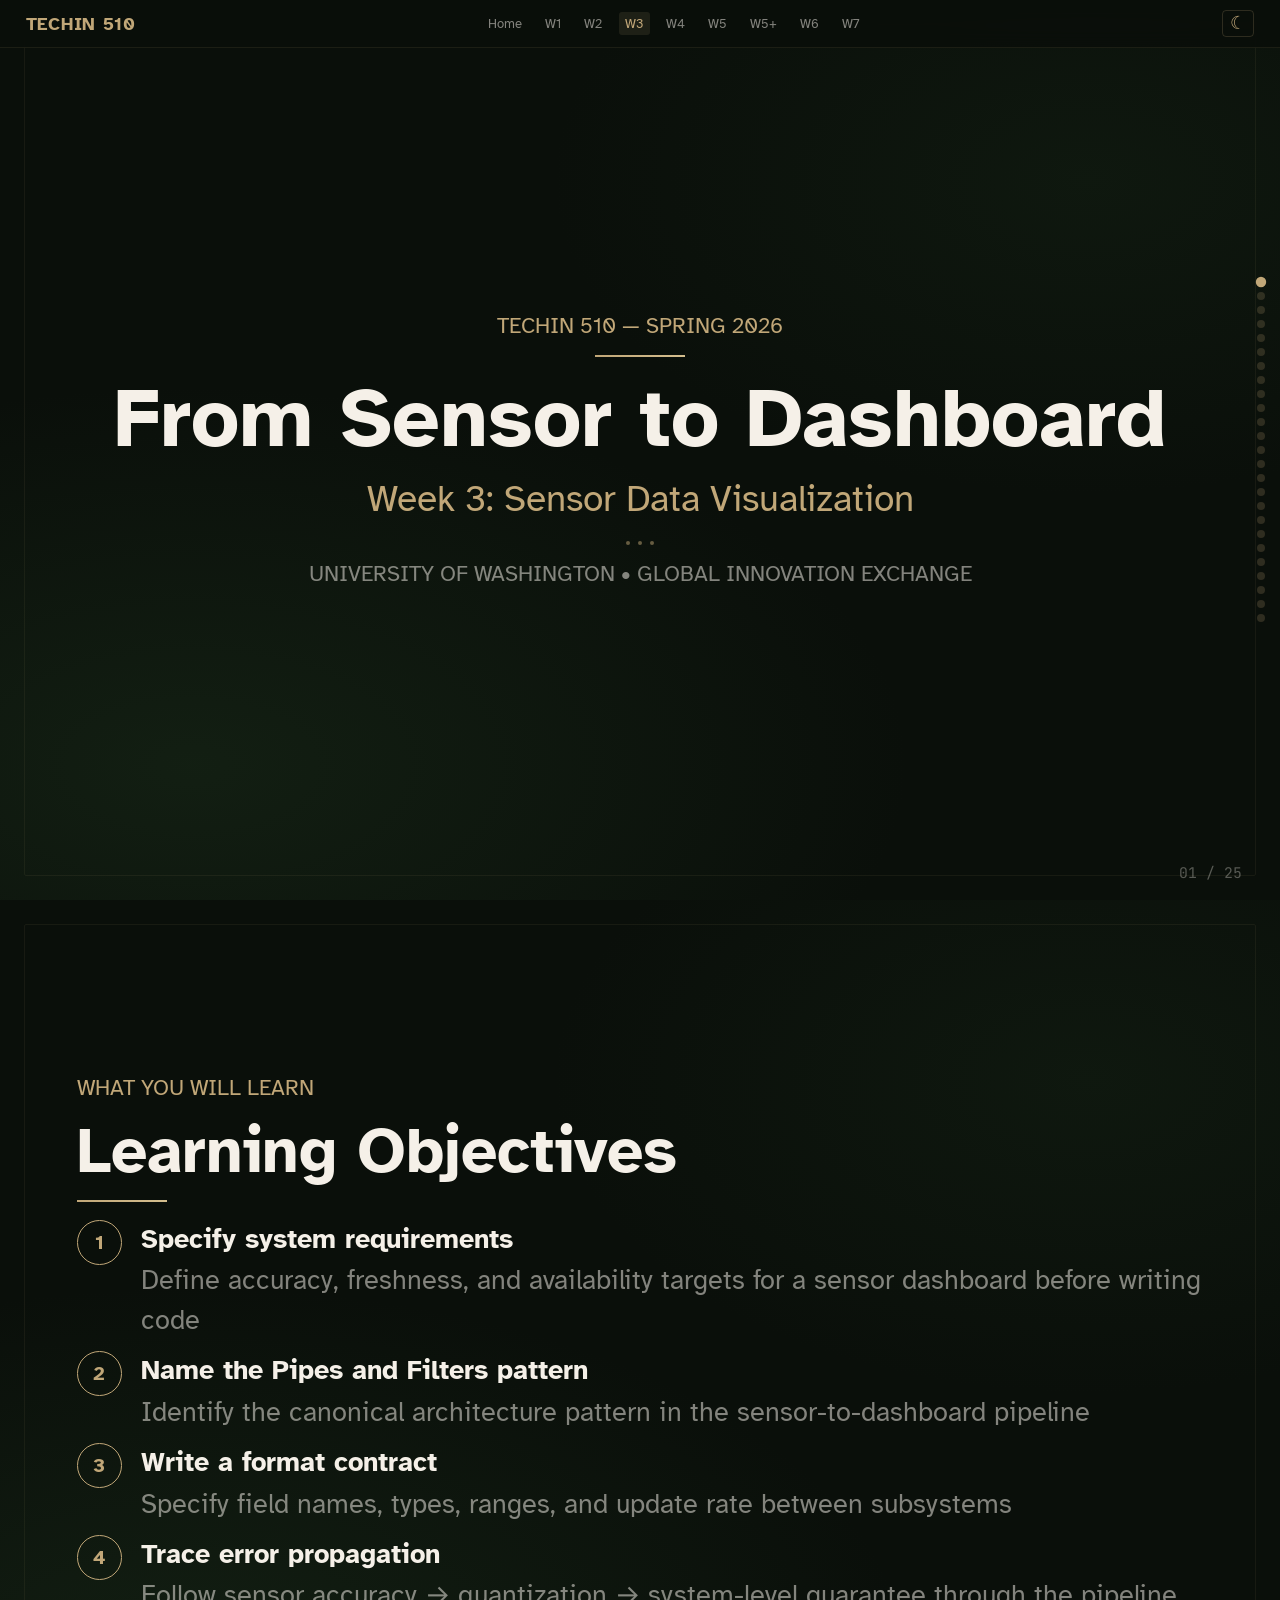
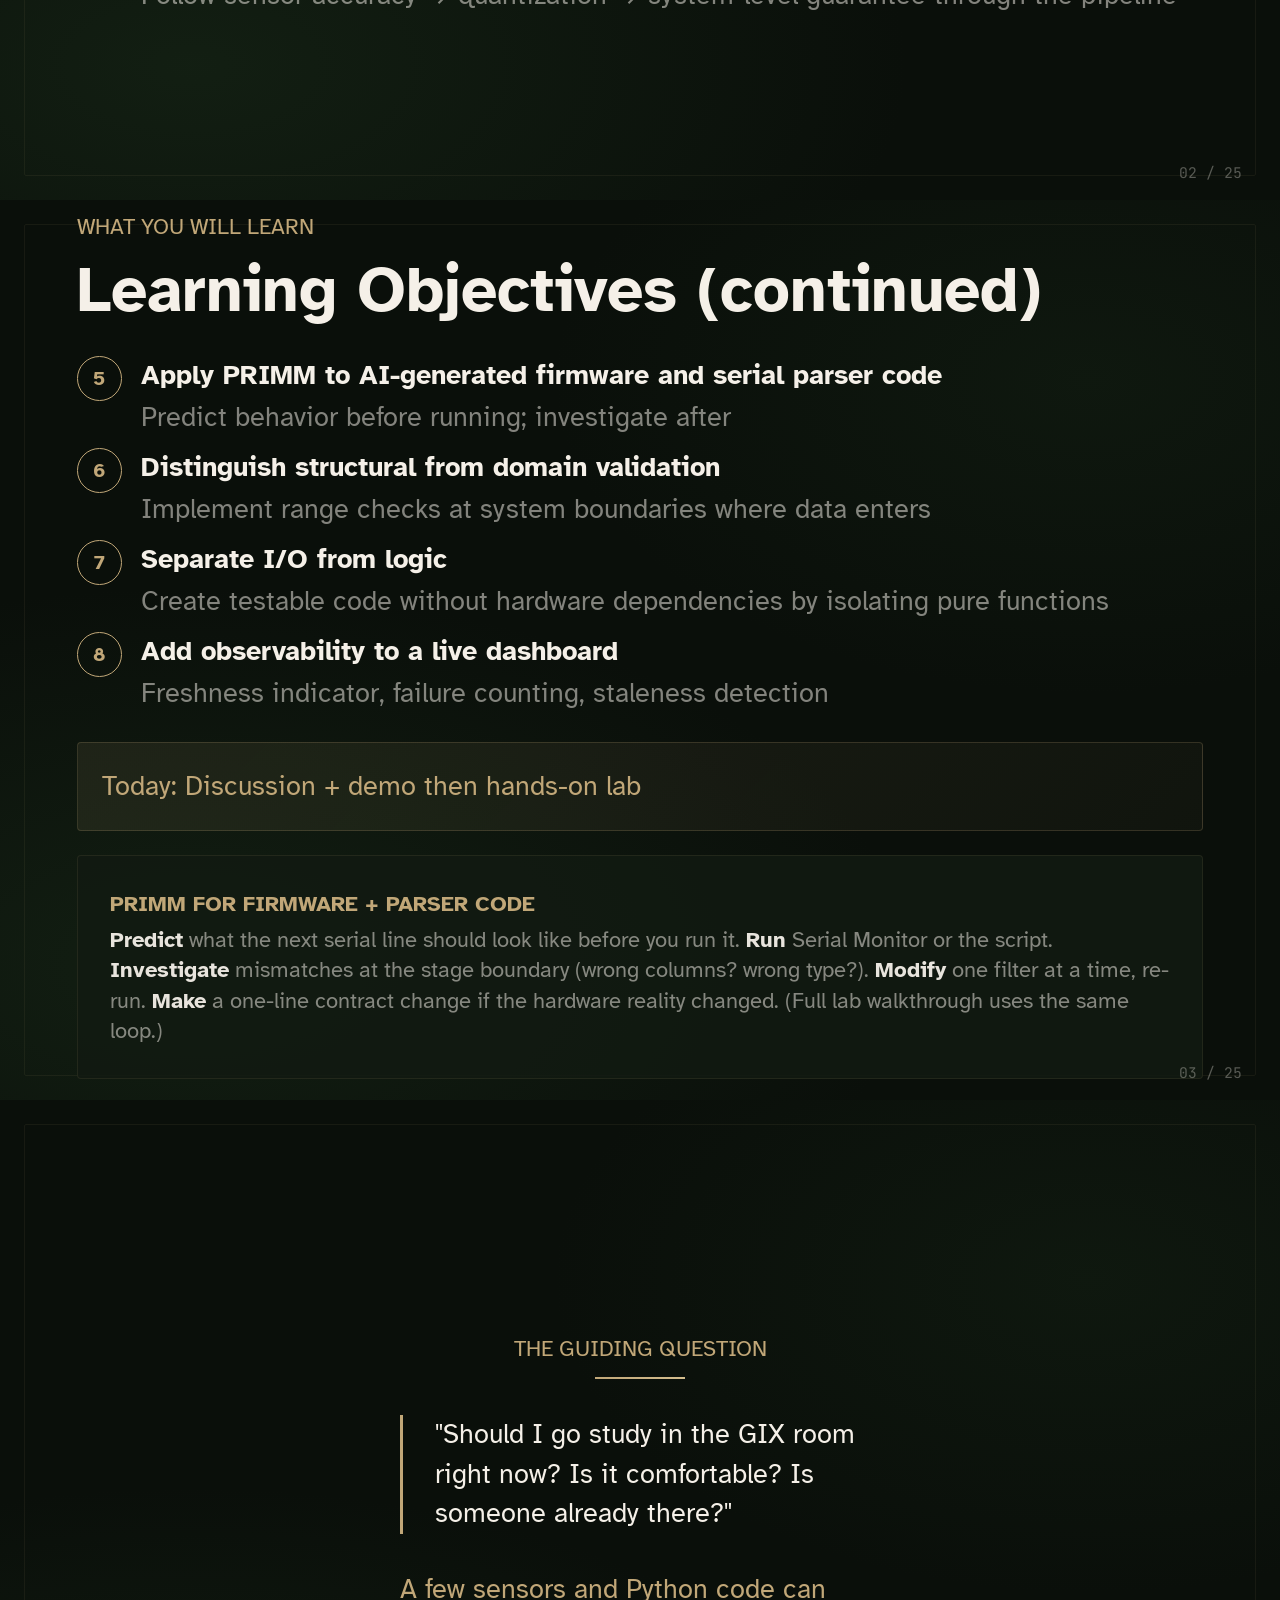
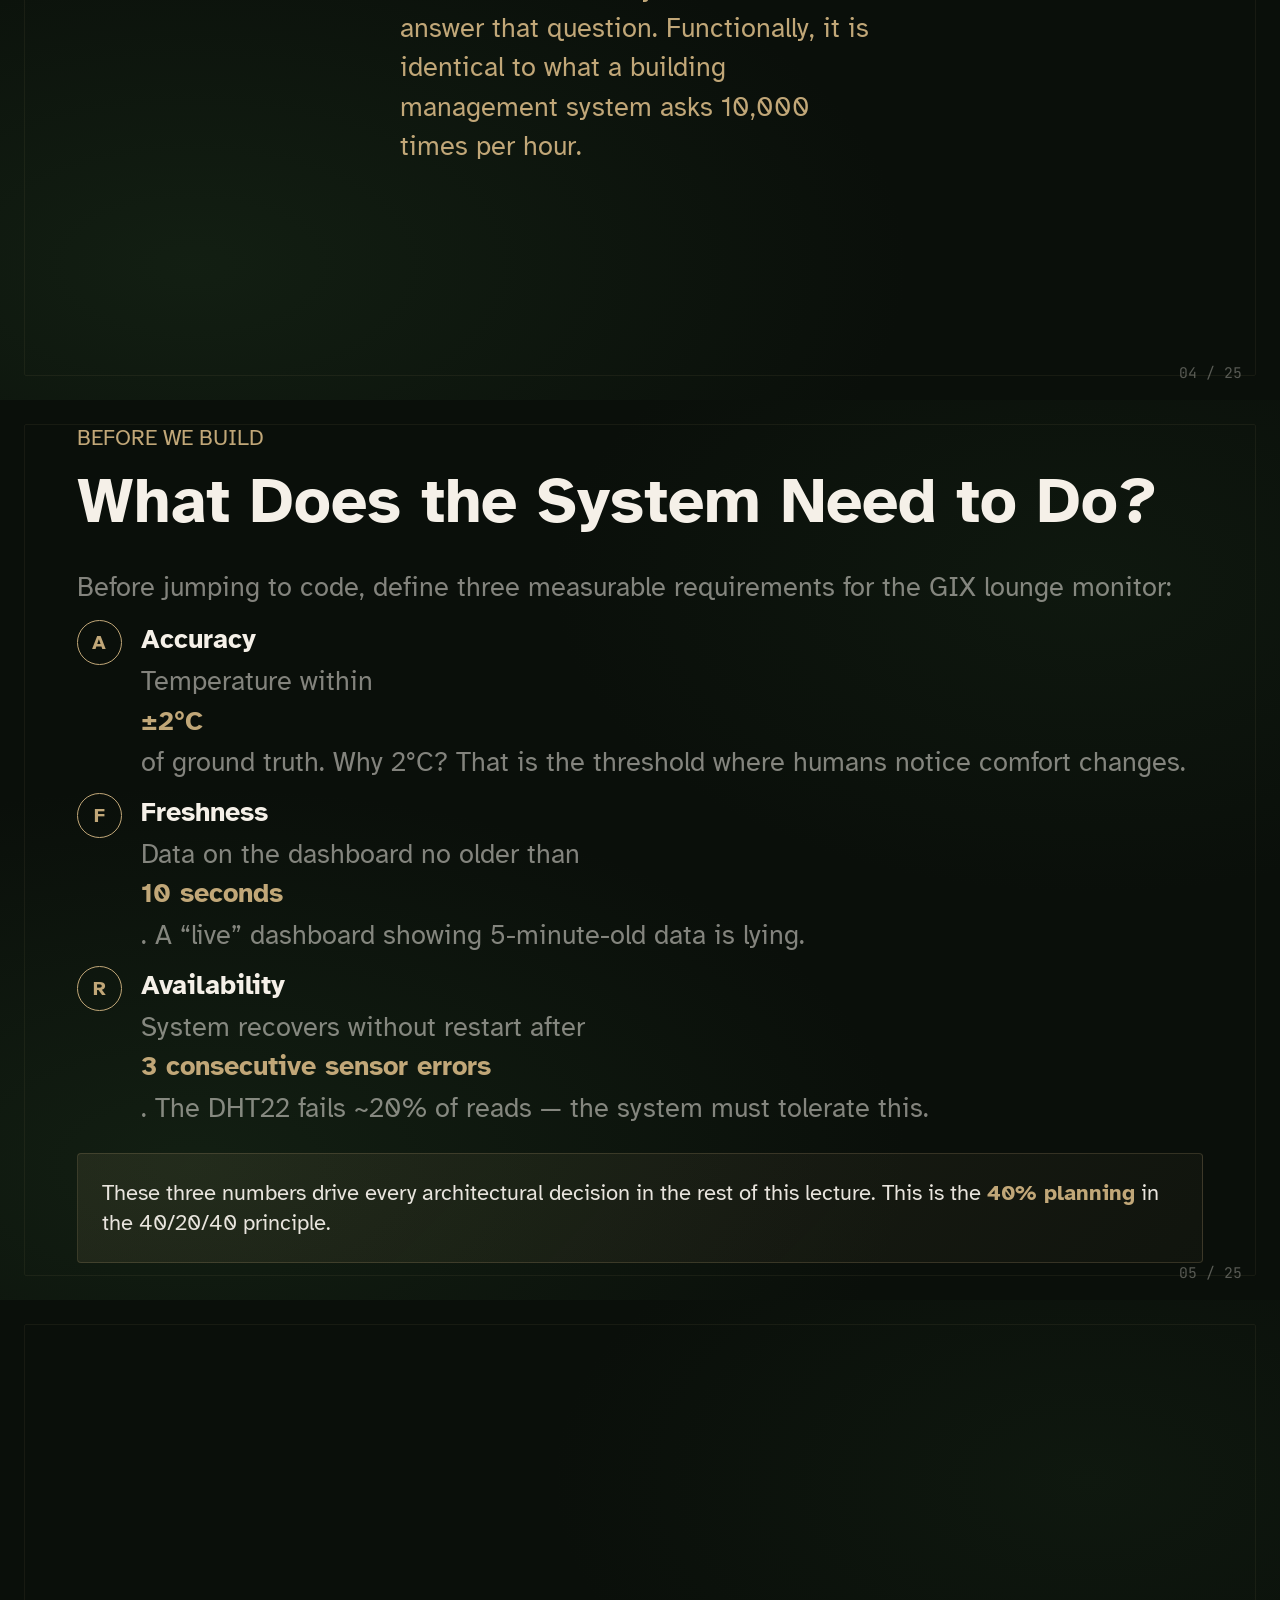
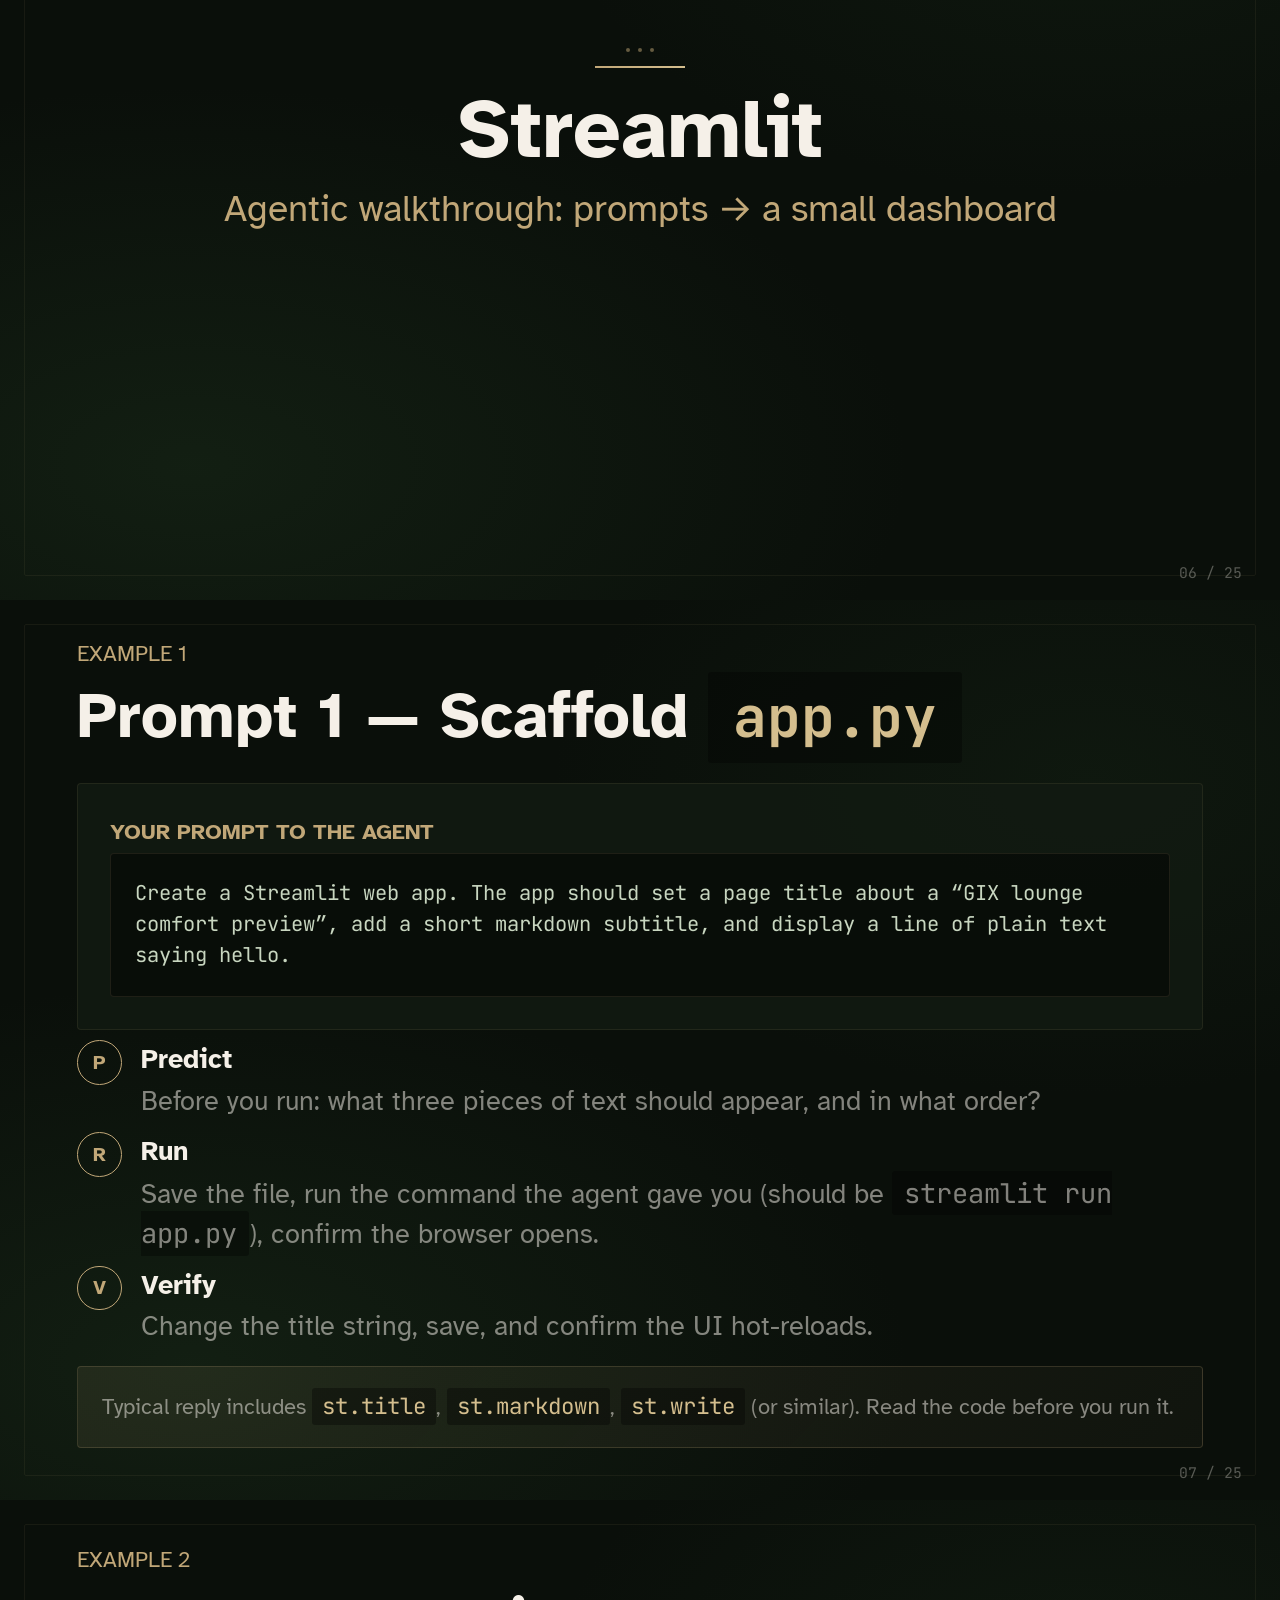
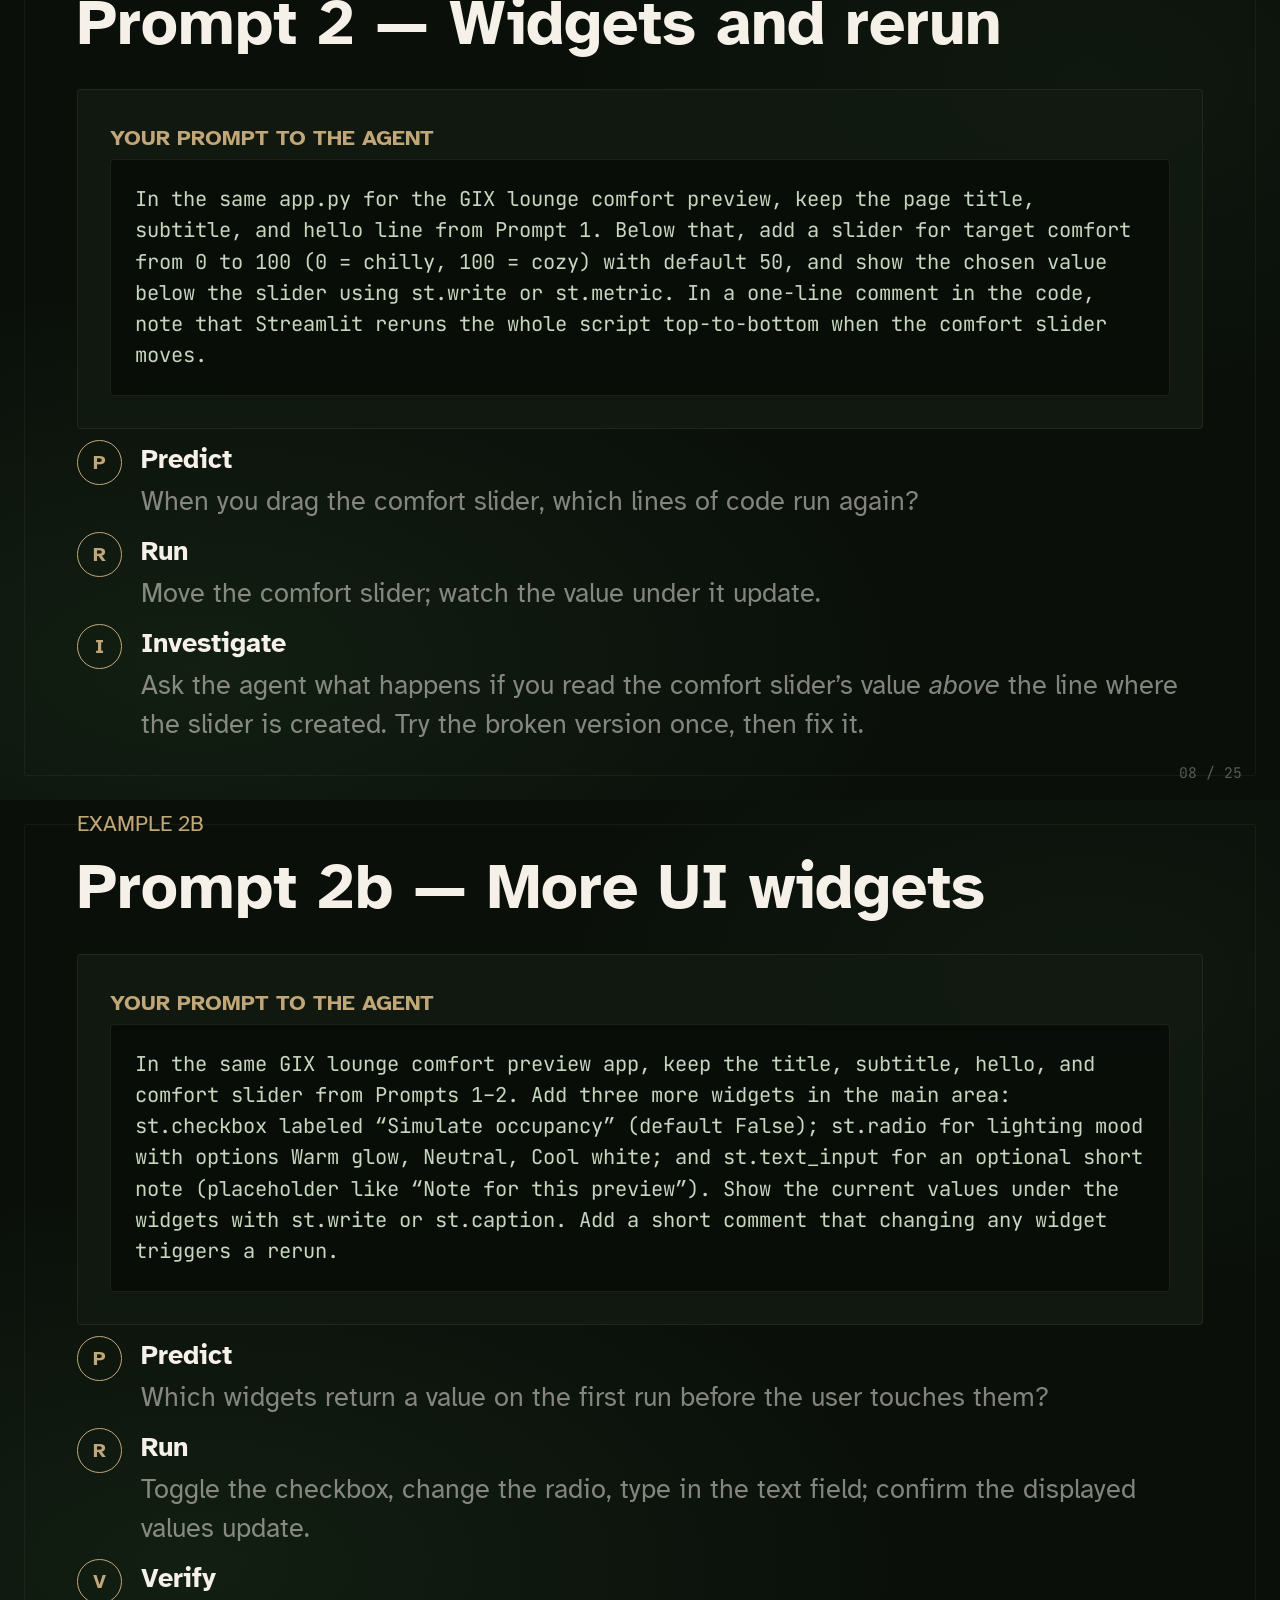
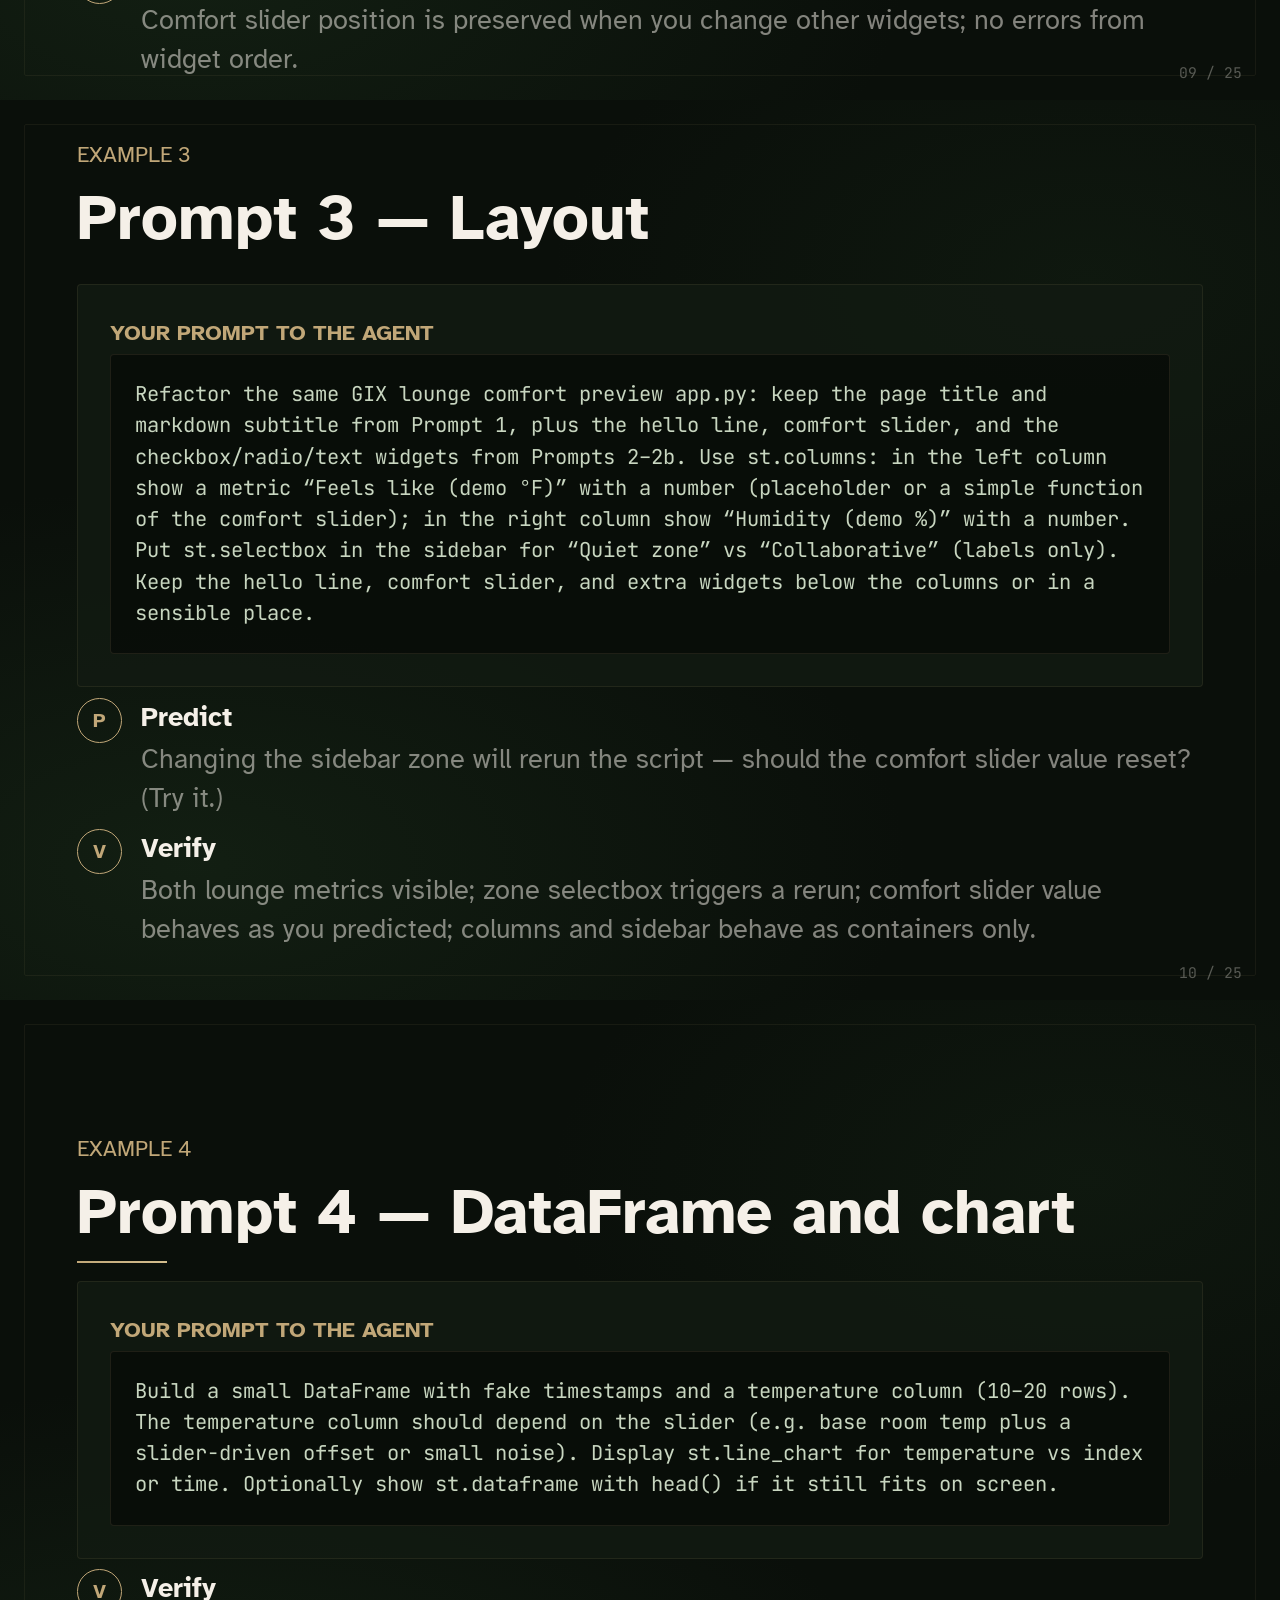
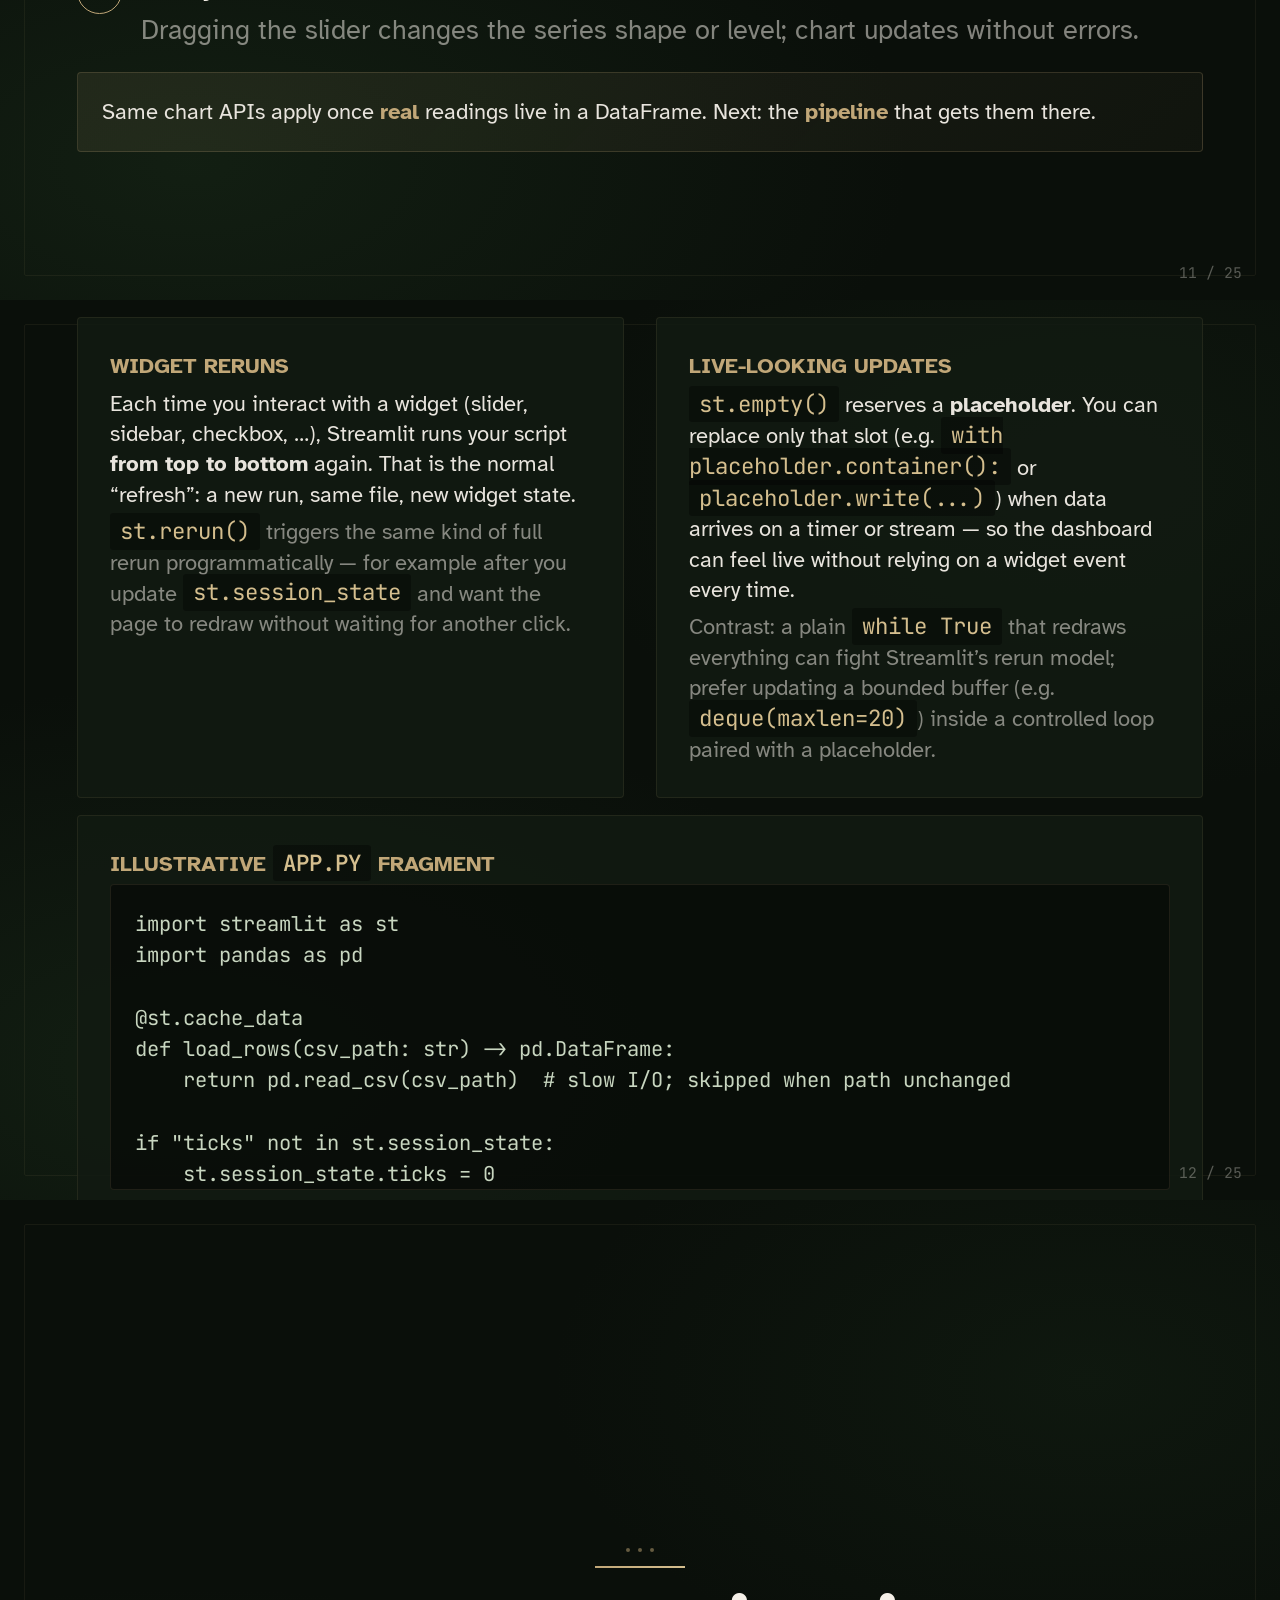
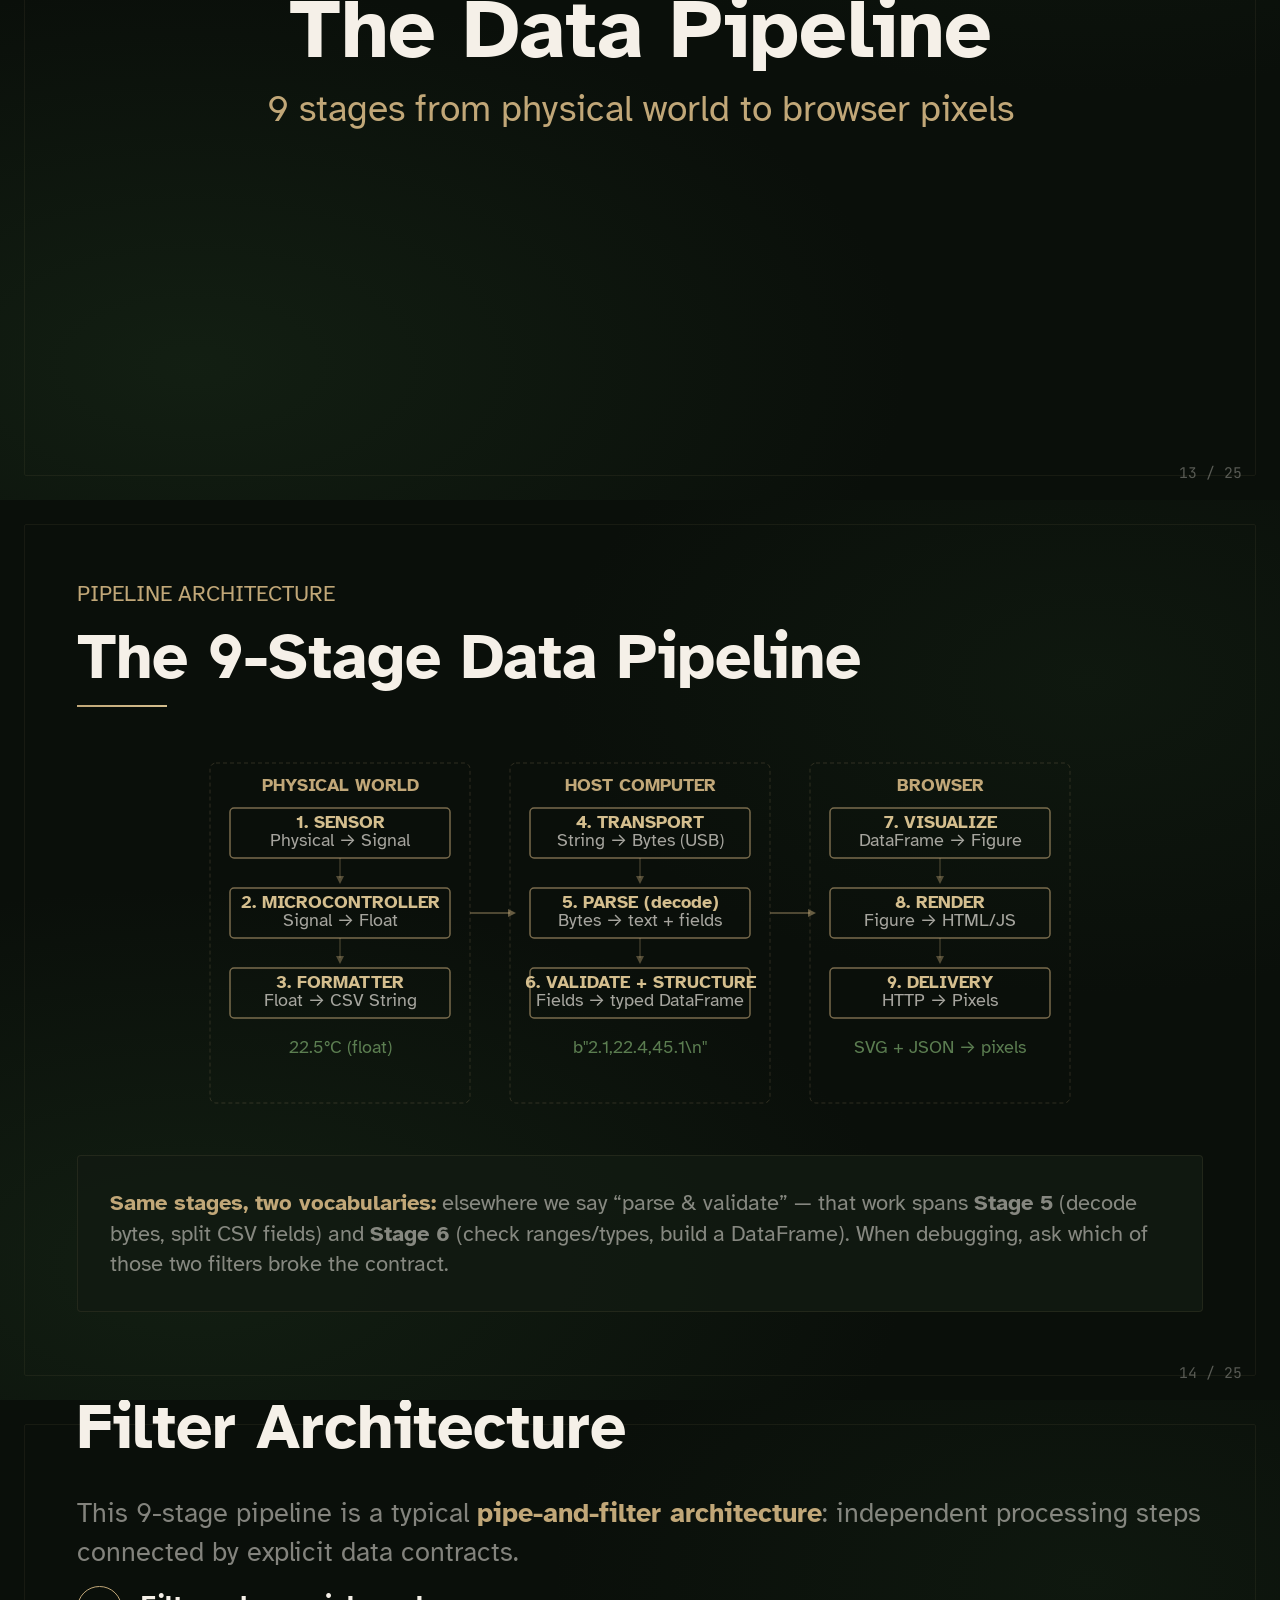
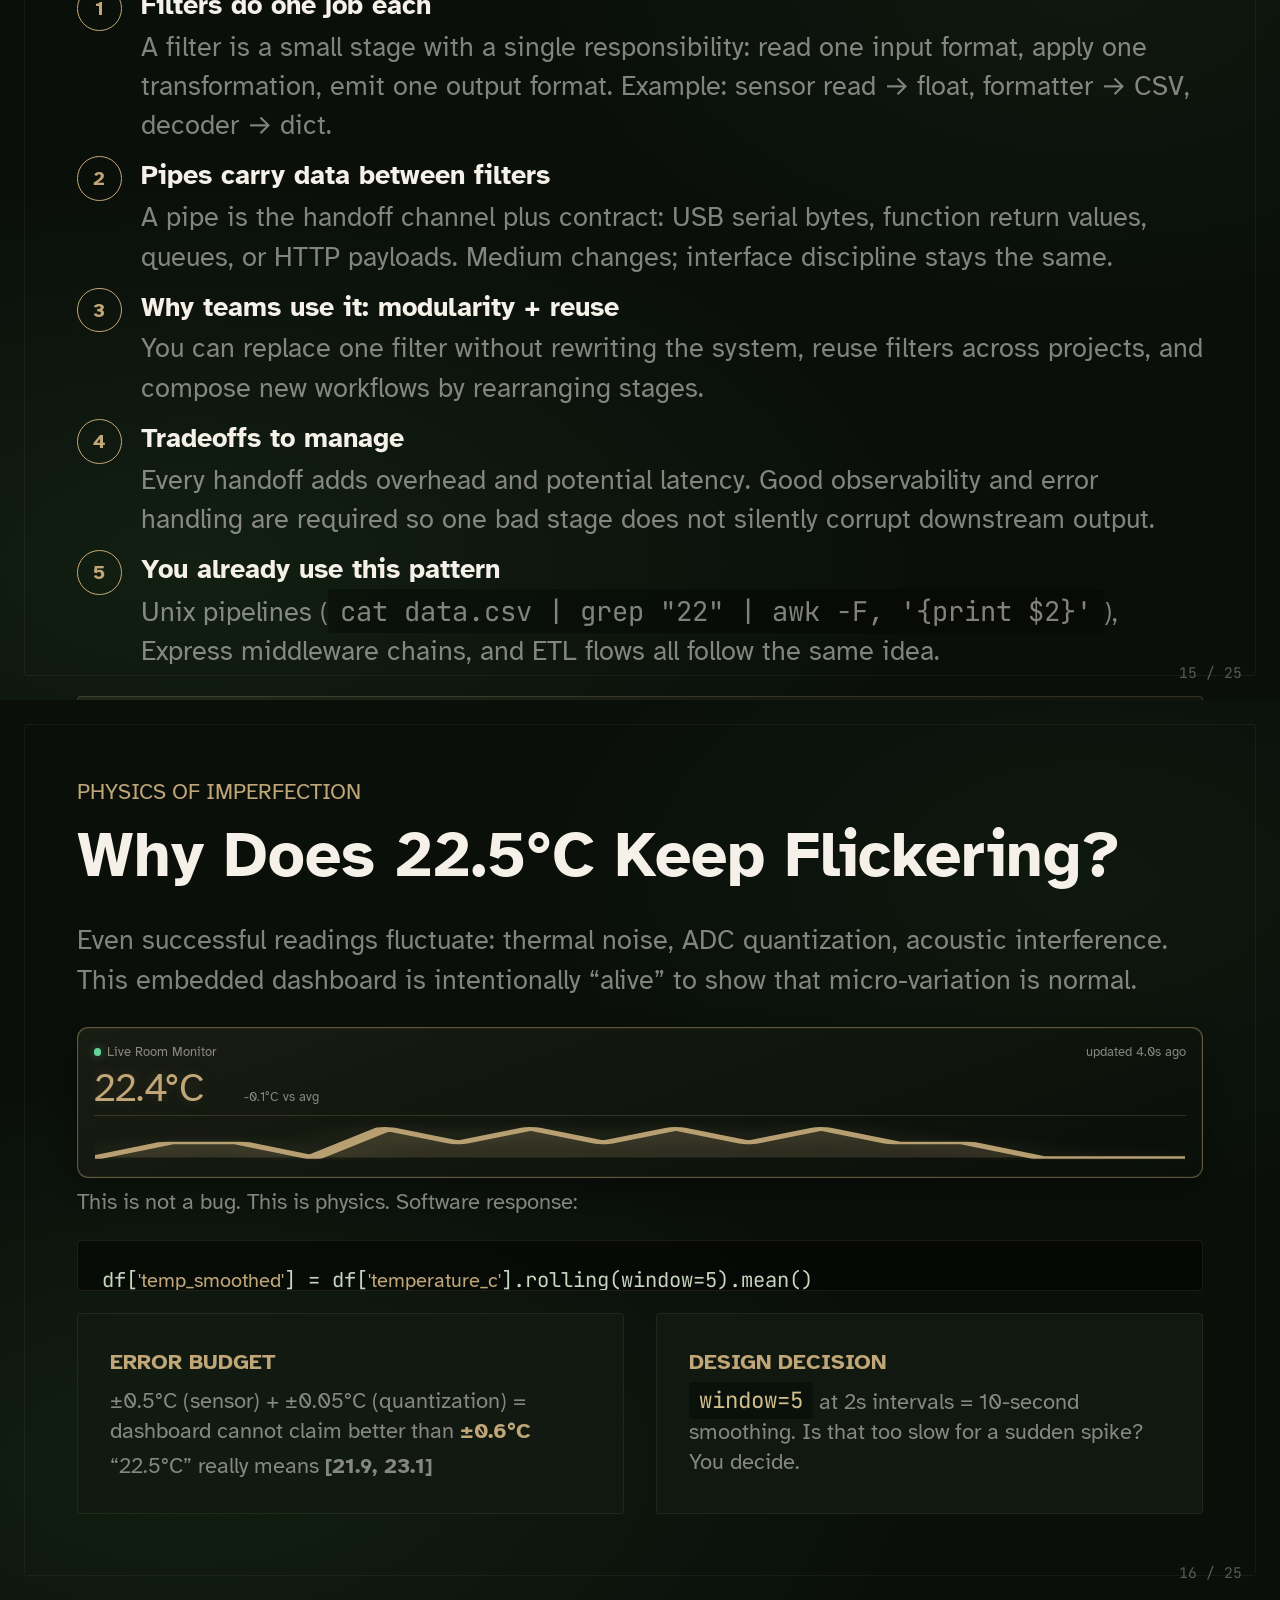
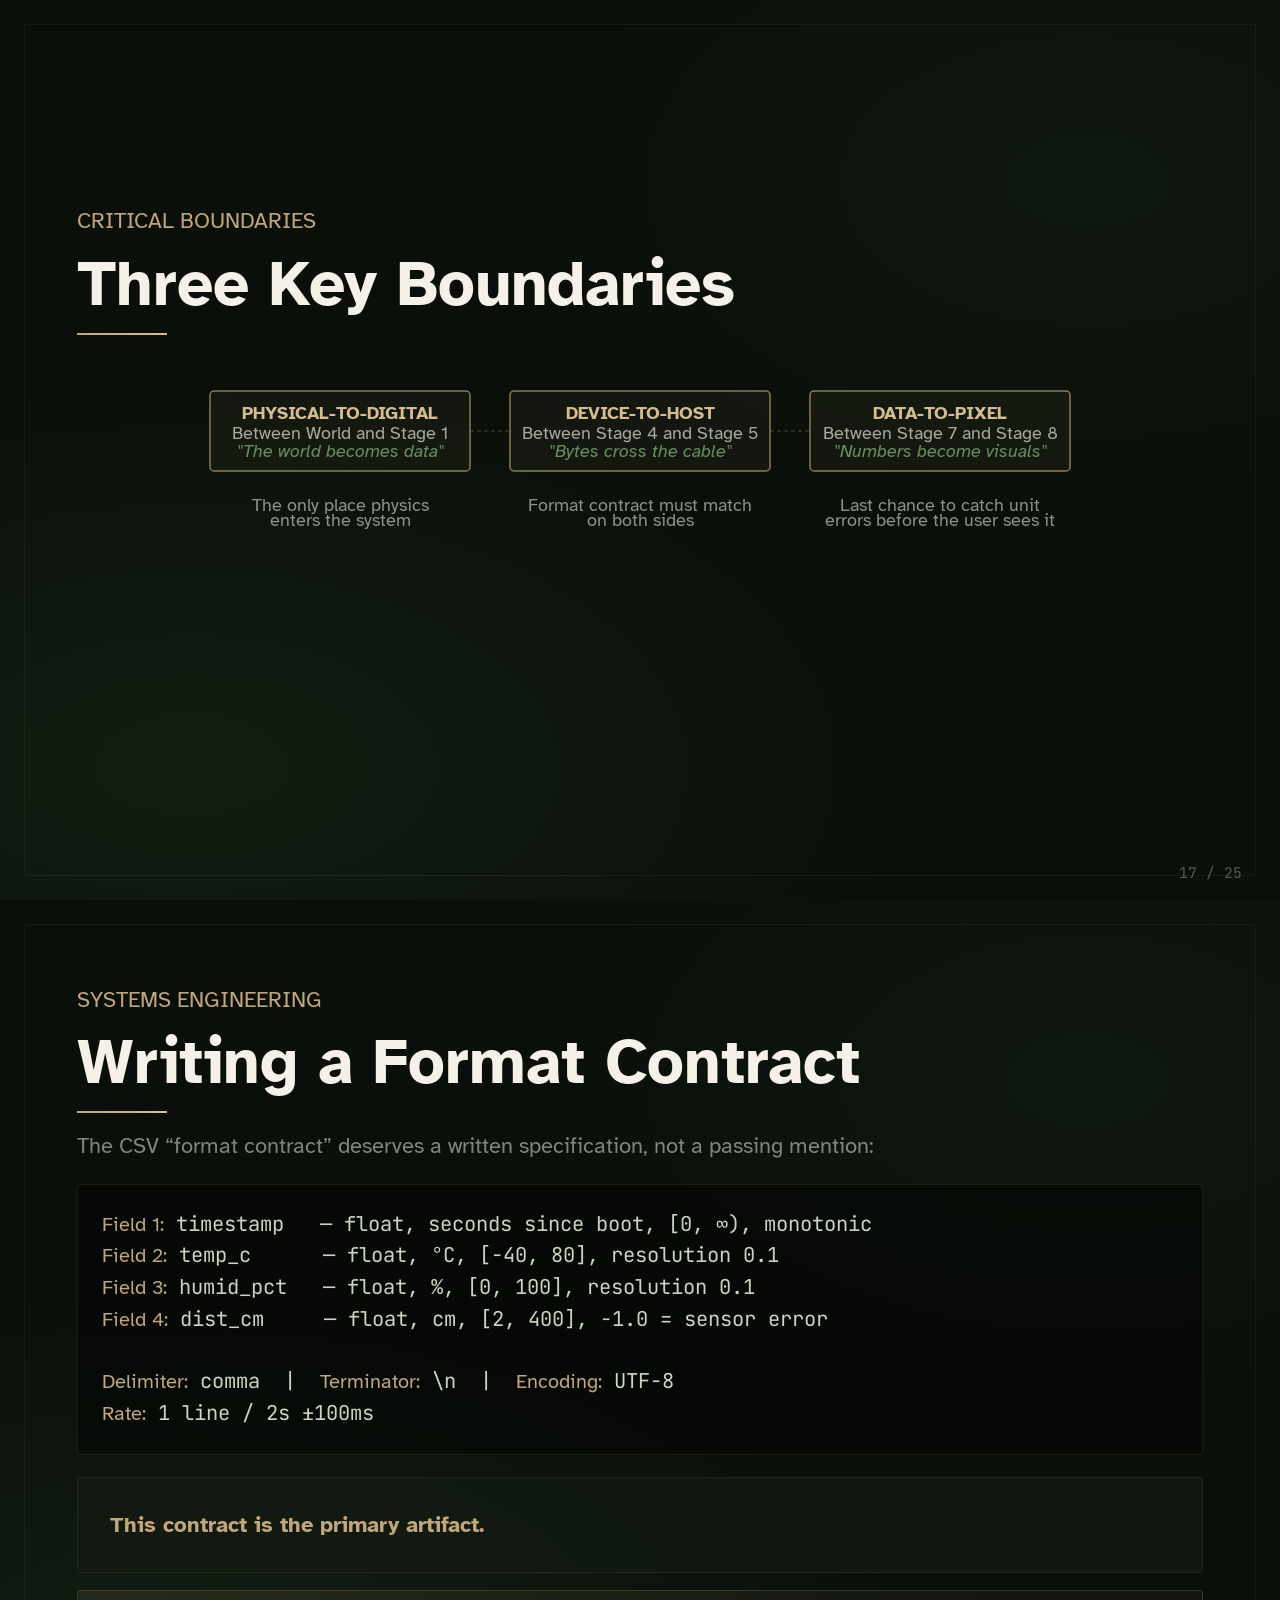
<file: week3-slides.html>
<!DOCTYPE html>
<html lang="en">

<head>
  <meta charset="UTF-8">
  <meta name="viewport" content="width=device-width, initial-scale=1.0">
  <title>TECHIN 510 Week 3 — From Sensor to Dashboard</title>
  <link rel="stylesheet" href="css/theme.css">
  <link rel="stylesheet" href="css/slides.css">
  <link rel="stylesheet" href="css/site-nav.css">
  <style>
    .flicker-dashboard {
      margin-top: clamp(0.5rem, 1.5vh, 1rem);
      border: 1px solid color-mix(in srgb, var(--gold) 45%, transparent);
      border-radius: 0.7rem;
      padding: clamp(0.7rem, 1.4vw, 1rem);
      background:
        linear-gradient(160deg, rgba(193, 167, 120, 0.08), rgba(10, 15, 10, 0.72)),
        rgba(11, 18, 11, 0.88);
      box-shadow: 0 10px 24px rgba(0, 0, 0, 0.28), inset 0 0 0 1px rgba(193, 167, 120, 0.08);
      transition: filter 140ms ease, opacity 140ms ease;
    }

    .flicker-dashboard-header {
      display: flex;
      justify-content: space-between;
      align-items: center;
      margin-bottom: 0.55rem;
      gap: 0.6rem;
      font-size: clamp(0.68rem, 1vw, 0.82rem);
      color: var(--fg-dim);
      letter-spacing: 0.02em;
    }

    .flicker-dot {
      width: 0.48rem;
      height: 0.48rem;
      border-radius: 999px;
      background: #63d397;
      box-shadow: 0 0 10px rgba(99, 211, 151, 0.45);
      flex-shrink: 0;
    }

    .flicker-metric {
      display: flex;
      align-items: baseline;
      gap: 0.35rem;
      margin-bottom: 0.45rem;
      line-height: 1;
    }

    .flicker-value {
      font-family: var(--font-serif);
      font-size: clamp(1.85rem, 4vw, 2.45rem);
      color: var(--gold);
      min-width: 5.8ch;
      text-shadow: 0 0 14px rgba(193, 167, 120, 0.18);
    }

    .flicker-delta {
      font-size: clamp(0.7rem, 1vw, 0.82rem);
      color: var(--fg-dim);
    }

    .flicker-sparkline {
      position: relative;
      height: 2.9rem;
      padding: 0.3rem 0.1rem 0.1rem;
      border-top: 1px solid rgba(193, 167, 120, 0.2);
      overflow: hidden;
    }

    .flicker-line-svg {
      width: 100%;
      height: 100%;
      display: block;
    }

    .flicker-line {
      fill: none;
      stroke: rgba(193, 167, 120, 0.95);
      stroke-width: 2;
      stroke-linecap: round;
      stroke-linejoin: round;
      filter: drop-shadow(0 0 4px rgba(193, 167, 120, 0.25));
      transition: d 240ms ease;
    }

    .flicker-line-fill {
      fill: rgba(193, 167, 120, 0.18);
      transition: d 240ms ease;
    }

    .flicker-dashboard.is-flickering {
      opacity: 0.93;
      filter: brightness(0.9) saturate(0.94);
    }

    .flicker-dashboard.is-flickering .flicker-value,
    .flicker-dashboard.is-flickering .flicker-dot {
      animation: subtlePulse 0.18s linear 2;
    }

    @keyframes subtlePulse {
      0% {
        opacity: 1;
      }

      45% {
        opacity: 0.72;
      }

      100% {
        opacity: 1;
      }
    }

    @media (prefers-reduced-motion: reduce) {
      .flicker-dashboard,
      .flicker-line,
      .flicker-line-fill,
      .flicker-dashboard.is-flickering .flicker-value,
      .flicker-dashboard.is-flickering .flicker-dot {
        animation: none !important;
        transition: none !important;
      }
    }
  </style>
</head>

<body>

  <nav class="site-nav" id="site-nav">
    <a href="index.html" class="site-nav-brand">TECHIN 510</a>
    <button class="site-nav-toggle" id="navToggle" aria-label="Toggle navigation">&#9776;</button>
    <div class="site-nav-links" id="navLinks">
      <a href="index.html">Home</a>
      <a href="week1-slides.html">W1</a>
      <a href="week2-slides.html">W2</a>
      <a href="week3-slides.html">W3</a>
      <a href="week4-slides.html">W4</a>
      <a href="week5-slides.html">W5</a>
      <a href="week5-tools-slides.html">W5+</a>
      <a href="week6-slides.html">W6</a>
      <a href="week7-agentic-os-slides.html">W7</a>
    </div>
  </nav>

  <div id="progress"></div>

  <div id="nav-dots"></div>

  <button class="edit-btn" id="editBtn" title="Toggle edit mode (E)">E</button>

  <!-- ============================================================
     SLIDE 1 — Title
  -->
  <section class="slide title-slide" id="s1">
    <div class="overline">TECHIN 510 &mdash; Spring 2026</div>
    <div class="accent-line"></div>
    <h1>From Sensor to Dashboard</h1>
    <div class="subtitle">Week 3: Sensor Data Visualization</div>
    <div class="dots"><span></span><span></span><span></span></div>
    <div class="meta-line">University of Washington &bull; Global Innovation Exchange</div>
    <div class="slide-num">01 / 25</div>
  </section>

  <!-- ============================================================
     SLIDE 2 — Learning Objectives 1-4
  -->
  <section class="slide" id="s2">
    <div class="overline">What You Will Learn</div>
    <h2>Learning Objectives</h2>
    <div class="accent-line"></div>

    <div class="num-feature">
      <div class="num-circle">1</div>
      <div class="num-text">
        <strong>Specify system requirements</strong>
        <span>Define accuracy, freshness, and availability targets for a sensor dashboard before writing code</span>
      </div>
    </div>
    <div class="num-feature">
      <div class="num-circle">2</div>
      <div class="num-text">
        <strong>Name the Pipes and Filters pattern</strong>
        <span>Identify the canonical architecture pattern in the sensor-to-dashboard pipeline</span>
      </div>
    </div>
    <div class="num-feature">
      <div class="num-circle">3</div>
      <div class="num-text">
        <strong>Write a format contract</strong>
        <span>Specify field names, types, ranges, and update rate between subsystems</span>
      </div>
    </div>
    <div class="num-feature">
      <div class="num-circle">4</div>
      <div class="num-text">
        <strong>Trace error propagation</strong>
        <span>Follow sensor accuracy &rarr; quantization &rarr; system-level guarantee through the pipeline</span>
      </div>
    </div>

    <div class="slide-num">02 / 25</div>
  </section>

  <!-- ============================================================
     SLIDE 3 — Learning Objectives 5-8
  -->
  <section class="slide" id="s3">
    <div class="overline">What You Will Learn</div>
    <h2>Learning Objectives (continued)</h2>
    <div class="accent-line"></div>

    <div class="num-feature">
      <div class="num-circle">5</div>
      <div class="num-text">
        <strong>Apply PRIMM to AI-generated firmware and serial parser code</strong>
        <span>Predict behavior before running; investigate after</span>
      </div>
    </div>
    <div class="num-feature">
      <div class="num-circle">6</div>
      <div class="num-text">
        <strong>Distinguish structural from domain validation</strong>
        <span>Implement range checks at system boundaries where data enters</span>
      </div>
    </div>
    <div class="num-feature">
      <div class="num-circle">7</div>
      <div class="num-text">
        <strong>Separate I/O from logic</strong>
        <span>Create testable code without hardware dependencies by isolating pure functions</span>
      </div>
    </div>
    <div class="num-feature">
      <div class="num-circle">8</div>
      <div class="num-text">
        <strong>Add observability to a live dashboard</strong>
        <span>Freshness indicator, failure counting, staleness detection</span>
      </div>
    </div>

    <div class="highlight-box" style="margin-top: clamp(0.8rem, 2vh, 1.5rem);">
      <p style="font-size: clamp(0.8rem, 1.3vw, 1rem); color: var(--gold);">
        Today: Discussion + demo then hands-on lab
      </p>
    </div>

    <div class="card" style="margin-top: clamp(0.45rem, 1.2vh, 0.9rem);">
      <div class="col-label" style="color: var(--gold); margin-bottom: 0.35rem;">PRIMM for firmware + parser code</div>
      <p style="font-size: clamp(0.7rem, 1.1vw, 0.86rem); color: var(--fg-dim); margin: 0;">
        <strong style="color: var(--fg);">Predict</strong> what the next serial line should look like before you run it.
        <strong style="color: var(--fg);">Run</strong> Serial Monitor or the script.
        <strong style="color: var(--fg);">Investigate</strong> mismatches at the stage boundary (wrong columns? wrong
        type?).
        <strong style="color: var(--fg);">Modify</strong> one filter at a time, re-run.
        <strong style="color: var(--fg);">Make</strong> a one-line contract change if the hardware reality changed.
        (Full lab walkthrough uses the same loop.)
      </p>
    </div>

    <div class="slide-num">03 / 25</div>
  </section>

  <!-- ============================================================
     SLIDE 4 — Guiding Question
  -->
  <section class="slide title-slide" id="s4">
    <div class="overline">The Guiding Question</div>
    <div class="accent-line"></div>

    <div class="quote-block" style="text-align: left; max-width: 48ch;">
      <p>"Should I go study in the GIX room right now? Is it comfortable? Is someone
        already there?"</p>
    </div>

    <div style="max-width: 48ch; margin-top: clamp(0.8rem, 2vh, 1.5rem);">
      <p
        style="font-family: var(--font-serif); font-size: clamp(1rem, 2vw, 1.4rem); color: var(--gold); text-align: left;">
        A few sensors and Python code can answer that question. Functionally, it is identical to what a building
        management system asks 10,000 times per hour.
      </p>
    </div>

    <div class="slide-num">04 / 25</div>
  </section>

  <!-- ============================================================
     SLIDE 5 — NEW B1: System Requirements
  -->
  <section class="slide" id="s5">
    <div class="overline">Before We Build</div>
    <h2>What Does the System Need to Do?</h2>
    <div class="accent-line"></div>

    <p style="margin-bottom: clamp(0.5rem, 1.5vh, 1rem); color: var(--fg-dim);">
      Before jumping to code, define three measurable requirements for the GIX lounge monitor:
    </p>

    <div class="num-feature">
      <div class="num-circle">A</div>
      <div class="num-text">
        <strong>Accuracy</strong>
        <span>Temperature within <strong style="color: var(--gold);">&plusmn;2&deg;C</strong> of ground truth. Why
          2&deg;C? That is the threshold where humans notice comfort changes.</span>
      </div>
    </div>
    <div class="num-feature">
      <div class="num-circle">F</div>
      <div class="num-text">
        <strong>Freshness</strong>
        <span>Data on the dashboard no older than <strong style="color: var(--gold);">10 seconds</strong>. A
          &ldquo;live&rdquo; dashboard showing 5-minute-old data is lying.</span>
      </div>
    </div>
    <div class="num-feature">
      <div class="num-circle">R</div>
      <div class="num-text">
        <strong>Availability</strong>
        <span>System recovers without restart after <strong style="color: var(--gold);">3 consecutive sensor
            errors</strong>. The DHT22 fails ~20% of reads &mdash; the system must tolerate this.</span>
      </div>
    </div>

    <div class="highlight-box" style="margin-top: clamp(0.5rem, 1.5vh, 1rem);">
      <p style="font-size: clamp(0.75rem, 1.2vw, 0.9rem); color: var(--fg);">
        These three numbers drive every architectural decision in the rest of this lecture. This is the <strong
          style="color: var(--gold);">40% planning</strong> in the 40/20/40 principle.
      </p>
    </div>

    <div class="slide-num">05 / 25</div>
  </section>

  <!-- ============================================================
     SLIDE 6 — Divider: Streamlit (agentic intro)
  -->
  <section class="slide title-slide" id="s6">
    <div class="dots"><span></span><span></span><span></span></div>
    <div class="accent-line"></div>
    <h1>Streamlit</h1>
    <div class="subtitle">Agentic walkthrough: prompts &rarr; a small dashboard</div>
    <div class="slide-num">06 / 25</div>
  </section>

  <!-- Instructor: remind students to read generated code before running (agentic literacy). -->

  <!-- ============================================================
     SLIDE 7 — Prompt 1: scaffold app.py
  -->
  <section class="slide" id="s7">
    <div class="overline">Example 1</div>
    <h2>Prompt 1 &mdash; Scaffold <span class="inline-code">app.py</span></h2>
    <div class="accent-line"></div>

    <div class="card" style="margin-bottom: clamp(0.45rem, 1.2vh, 0.85rem);">
      <div class="col-label" style="color: var(--gold); margin-bottom: 0.35rem;">Your prompt to the agent</div>
      <pre
        style="margin: 0; white-space: pre-wrap; font-size: clamp(0.68rem, 1.05vw, 0.82rem); line-height: 1.45; color: var(--fg);"><code>Create a Streamlit web app. The app should set a page title about a &ldquo;GIX lounge comfort preview&rdquo;, add a short markdown subtitle, and display a line of plain text saying hello.</code></pre>
    </div>

    <div class="num-feature">
      <div class="num-circle">P</div>
      <div class="num-text">
        <strong>Predict</strong>
        <span>Before you run: what three pieces of text should appear, and in what order?</span>
      </div>
    </div>
    <div class="num-feature">
      <div class="num-circle">R</div>
      <div class="num-text">
        <strong>Run</strong>
        <span>Save the file, run the command the agent gave you (should be <span class="inline-code">streamlit run
            app.py</span>), confirm the browser opens.</span>
      </div>
    </div>
    <div class="num-feature">
      <div class="num-circle">V</div>
      <div class="num-text">
        <strong>Verify</strong>
        <span>Change the title string, save, and confirm the UI hot-reloads.</span>
      </div>
    </div>

    <div class="highlight-box" style="margin-top: clamp(0.35rem, 1vh, 0.65rem);">
      <p style="font-size: clamp(0.7rem, 1.1vw, 0.84rem); color: var(--fg-dim); margin: 0;">
        Typical reply includes <span class="inline-code">st.title</span>, <span class="inline-code">st.markdown</span>,
        <span class="inline-code">st.write</span> (or similar). Read the code before you run it.
      </p>
    </div>

    <div class="slide-num">07 / 25</div>
  </section>

  <!-- ============================================================
     SLIDE 8 — Prompt 2: slider + rerun
  -->
  <section class="slide" id="s8">
    <div class="overline">Example 2</div>
    <h2>Prompt 2 &mdash; Widgets and rerun</h2>
    <div class="accent-line"></div>

    <div class="card" style="margin-bottom: clamp(0.45rem, 1.2vh, 0.85rem);">
      <div class="col-label" style="color: var(--gold); margin-bottom: 0.35rem;">Your prompt to the agent</div>
      <pre
        style="margin: 0; white-space: pre-wrap; font-size: clamp(0.68rem, 1.05vw, 0.82rem); line-height: 1.45; color: var(--fg);"><code>In the same app.py for the GIX lounge comfort preview, keep the page title, subtitle, and hello line from Prompt 1. Below that, add a slider for target comfort from 0 to 100 (0 = chilly, 100 = cozy) with default 50, and show the chosen value below the slider using st.write or st.metric. In a one-line comment in the code, note that Streamlit reruns the whole script top-to-bottom when the comfort slider moves.</code></pre>
    </div>

    <div class="num-feature">
      <div class="num-circle">P</div>
      <div class="num-text">
        <strong>Predict</strong>
        <span>When you drag the comfort slider, which lines of code run again?</span>
      </div>
    </div>
    <div class="num-feature">
      <div class="num-circle">R</div>
      <div class="num-text">
        <strong>Run</strong>
        <span>Move the comfort slider; watch the value under it update.</span>
      </div>
    </div>
    <div class="num-feature">
      <div class="num-circle">I</div>
      <div class="num-text">
        <strong>Investigate</strong>
        <span>Ask the agent what happens if you read the comfort slider&rsquo;s value <em>above</em> the line where the
          slider is created. Try the broken version once, then fix it.</span>
      </div>
    </div>

    <div class="slide-num">08 / 25</div>
  </section>

  <!-- ============================================================
     SLIDE 9 — Prompt 2b: more UI widgets
  -->
  <section class="slide" id="s9">
    <div class="overline">Example 2b</div>
    <h2>Prompt 2b &mdash; More UI widgets</h2>
    <div class="accent-line"></div>

    <div class="card" style="margin-bottom: clamp(0.45rem, 1.2vh, 0.85rem);">
      <div class="col-label" style="color: var(--gold); margin-bottom: 0.35rem;">Your prompt to the agent</div>
      <pre
        style="margin: 0; white-space: pre-wrap; font-size: clamp(0.68rem, 1.05vw, 0.82rem); line-height: 1.45; color: var(--fg);"><code>In the same GIX lounge comfort preview app, keep the title, subtitle, hello, and comfort slider from Prompts 1&ndash;2. Add three more widgets in the main area: st.checkbox labeled &ldquo;Simulate occupancy&rdquo; (default False); st.radio for lighting mood with options Warm glow, Neutral, Cool white; and st.text_input for an optional short note (placeholder like &ldquo;Note for this preview&rdquo;). Show the current values under the widgets with st.write or st.caption. Add a short comment that changing any widget triggers a rerun.</code></pre>
    </div>

    <div class="num-feature">
      <div class="num-circle">P</div>
      <div class="num-text">
        <strong>Predict</strong>
        <span>Which widgets return a value on the first run before the user touches them?</span>
      </div>
    </div>
    <div class="num-feature">
      <div class="num-circle">R</div>
      <div class="num-text">
        <strong>Run</strong>
        <span>Toggle the checkbox, change the radio, type in the text field; confirm the displayed values update.</span>
      </div>
    </div>
    <div class="num-feature">
      <div class="num-circle">V</div>
      <div class="num-text">
        <strong>Verify</strong>
        <span>Comfort slider position is preserved when you change other widgets; no errors from widget order.</span>
      </div>
    </div>

    <div class="slide-num">09 / 25</div>
  </section>

  <!-- ============================================================
     SLIDE 10 — Prompt 3: columns + sidebar
  -->
  <section class="slide" id="s10">
    <div class="overline">Example 3</div>
    <h2>Prompt 3 &mdash; Layout</h2>
    <div class="accent-line"></div>

    <div class="card" style="margin-bottom: clamp(0.45rem, 1.2vh, 0.85rem);">
      <div class="col-label" style="color: var(--gold); margin-bottom: 0.35rem;">Your prompt to the agent</div>
      <pre
        style="margin: 0; white-space: pre-wrap; font-size: clamp(0.68rem, 1.05vw, 0.82rem); line-height: 1.45; color: var(--fg);"><code>Refactor the same GIX lounge comfort preview app.py: keep the page title and markdown subtitle from Prompt 1, plus the hello line, comfort slider, and the checkbox/radio/text widgets from Prompts 2&ndash;2b. Use st.columns: in the left column show a metric &ldquo;Feels like (demo &deg;F)&rdquo; with a number (placeholder or a simple function of the comfort slider); in the right column show &ldquo;Humidity (demo %)&rdquo; with a number. Put st.selectbox in the sidebar for &ldquo;Quiet zone&rdquo; vs &ldquo;Collaborative&rdquo; (labels only). Keep the hello line, comfort slider, and extra widgets below the columns or in a sensible place.</code></pre>
    </div>

    <div class="num-feature">
      <div class="num-circle">P</div>
      <div class="num-text">
        <strong>Predict</strong>
        <span>Changing the sidebar zone will rerun the script &mdash; should the comfort slider value reset? (Try it.)</span>
      </div>
    </div>
    <div class="num-feature">
      <div class="num-circle">V</div>
      <div class="num-text">
        <strong>Verify</strong>
        <span>Both lounge metrics visible; zone selectbox triggers a rerun; comfort slider value behaves as you predicted; columns and sidebar behave as containers only.</span>
      </div>
    </div>

    <div class="slide-num">10 / 25</div>
  </section>

  <!-- ============================================================
     SLIDE 11 — Prompt 4: DataFrame + chart + pipeline bridge
  -->
  <section class="slide" id="s11">
    <div class="overline">Example 4</div>
    <h2>Prompt 4 &mdash; DataFrame and chart</h2>
    <div class="accent-line"></div>

    <div class="card" style="margin-bottom: clamp(0.45rem, 1.2vh, 0.85rem);">
      <div class="col-label" style="color: var(--gold); margin-bottom: 0.35rem;">Your prompt to the agent</div>
      <pre
        style="margin: 0; white-space: pre-wrap; font-size: clamp(0.68rem, 1.05vw, 0.82rem); line-height: 1.45; color: var(--fg);"><code>Build a small DataFrame with fake timestamps and a temperature column (10&ndash;20 rows). The temperature column should depend on the slider (e.g. base room temp plus a slider-driven offset or small noise). Display st.line_chart for temperature vs index or time. Optionally show st.dataframe with head() if it still fits on screen.</code></pre>
    </div>

    <div class="num-feature">
      <div class="num-circle">V</div>
      <div class="num-text">
        <strong>Verify</strong>
        <span>Dragging the slider changes the series shape or level; chart updates without errors.</span>
      </div>
    </div>

    <div class="highlight-box" style="margin-top: clamp(0.45rem, 1.2vh, 0.85rem);">
      <p style="font-size: clamp(0.75rem, 1.2vw, 0.9rem); color: var(--fg); margin: 0;">
        Same chart APIs apply once <strong style="color: var(--gold);">real</strong> readings live in a DataFrame.
        Next: the <strong style="color: var(--gold);">pipeline</strong> that gets them there.
      </p>
    </div>

    <div class="slide-num">11 / 25</div>
  </section>

  <!-- ============================================================
     SLIDE 12 — Reruns, live regions, caching
  -->
  <section class="slide" id="s12">
    <div class="overline">How Streamlit runs</div>
    <h2>Reruns, <span class="inline-code">st.empty</span>, <span class="inline-code">st.rerun</span>, and caching</h2>
    <div class="accent-line"></div>

    <div class="two-col">
      <div class="card">
        <div class="col-label" style="color: var(--gold);">Widget reruns</div>
        <p style="font-size: clamp(0.72rem, 1.15vw, 0.88rem); color: var(--fg); margin: 0 0 0.4rem 0;">Each time you
          interact with a widget (slider, sidebar, checkbox, &hellip;), Streamlit runs your script <strong>from top to
            bottom</strong> again. That is the normal &ldquo;refresh&rdquo;: a new run, same file, new widget state.</p>
        <p style="font-size: clamp(0.7rem, 1.1vw, 0.84rem); color: var(--fg-dim); margin: 0;"><span
            class="inline-code">st.rerun()</span> triggers the same kind of full rerun programmatically &mdash; for
          example after you update <span class="inline-code">st.session_state</span> and want the page to redraw without
          waiting for another click.</p>
      </div>
      <div class="card">
        <div class="col-label" style="color: var(--gold);">Live-looking updates</div>
        <p style="font-size: clamp(0.72rem, 1.15vw, 0.88rem); color: var(--fg); margin: 0 0 0.4rem 0;"><span
            class="inline-code">st.empty()</span> reserves a <strong>placeholder</strong>. You can replace only that slot
          (e.g. <span class="inline-code">with placeholder.container():</span> or <span
            class="inline-code">placeholder.write(...)</span>) when data arrives on a timer or stream &mdash; so the
          dashboard can feel live without relying on a widget event every time.</p>
        <p style="font-size: clamp(0.7rem, 1.1vw, 0.84rem); color: var(--fg-dim); margin: 0;">Contrast: a plain <span
            class="inline-code">while True</span> that redraws everything can fight Streamlit&rsquo;s rerun model; prefer
          updating a bounded buffer (e.g. <span class="inline-code">deque(maxlen=20)</span>) inside a controlled loop
          paired with a placeholder.</p>
      </div>
    </div>

    <div class="card" style="margin-top: clamp(0.3rem, 0.9vh, 0.55rem);">
      <div class="col-label" style="color: var(--gold); margin-bottom: 0.3rem;">Illustrative <span
          class="inline-code">app.py</span> fragment</div>
      <pre
        style="margin: 0; max-height: 34vh; overflow-y: auto; white-space: pre; font-size: clamp(0.62rem, 0.95vw, 0.76rem); line-height: 1.42; color: var(--fg);"><code>import streamlit as st
import pandas as pd

@st.cache_data
def load_rows(csv_path: str) -&gt; pd.DataFrame:
    return pd.read_csv(csv_path)  # slow I/O; skipped when path unchanged

if "ticks" not in st.session_state:
    st.session_state.ticks = 0

live = st.empty()
df = load_rows("sample.csv")
live.metric("Cached rows", len(df))

if st.button("Increment + rerun"):
    st.session_state.ticks += 1
    st.rerun()  # restarts script from top (like a widget-driven rerun)

st.caption(f"Session ticks: {st.session_state.ticks}")</code></pre>
    </div>

    <div class="highlight-box" style="margin-top: clamp(0.25rem, 0.8vh, 0.5rem);">
      <p style="font-size: clamp(0.68rem, 1.05vw, 0.84rem); color: var(--fg); margin: 0;">
        <strong style="color: var(--gold);">Cache status:</strong> decorate slow work with <span
          class="inline-code">@st.cache_data</span> (serializable return values) or <span
          class="inline-code">@st.cache_resource</span> (connections, models). On rerun, Streamlit skips the cached body
        when inputs are unchanged. Call <span class="inline-code">st.cache_data.clear()</span> to invalidate if the file
        behind <span class="inline-code">csv_path</span> changes on disk.
      </p>
    </div>

    <div class="slide-num">12 / 25</div>
  </section>

  <!-- ============================================================
     SLIDE 13 — Divider: The Data Pipeline
  -->
  <section class="slide title-slide" id="s13">
    <div class="dots"><span></span><span></span><span></span></div>
    <div class="accent-line"></div>
    <h1>The Data Pipeline</h1>
    <div class="subtitle">9 stages from physical world to browser pixels</div>
    <div class="slide-num">13 / 25</div>
  </section>

  <!-- ============================================================
     SLIDE 14 — 9-Stage Pipeline Overview (SVG)
  -->
  <section class="slide" id="s14">
    <div class="overline">Pipeline Architecture</div>
    <h2>The 9-Stage Data Pipeline</h2>
    <div class="accent-line"></div>

    <div class="diagram">
      <svg viewBox="0 0 900 380" xmlns="http://www.w3.org/2000/svg" style="max-height: 55vh;">
        <rect x="20" y="20" width="260" height="340" rx="6" fill="none" stroke="#c1a778" stroke-width="1" opacity="0.2"
          stroke-dasharray="4 3" />
        <text x="150" y="48" text-anchor="middle" fill="#c1a778" font-family="Inter, sans-serif" font-size="10"
          font-weight="600" letter-spacing="2">PHYSICAL WORLD</text>

        <rect x="40" y="65" width="220" height="50" rx="4" fill="none" stroke="#c1a778" stroke-width="1.5"
          opacity="0.6" />
        <text x="150" y="85" text-anchor="middle" fill="#d4be8e" font-family="Inter, sans-serif" font-size="11"
          font-weight="600">1. SENSOR</text>
        <text x="150" y="103" text-anchor="middle" fill="#e8e4dd" font-family="Inter, sans-serif" font-size="10"
          opacity="0.7">Physical &rarr; Signal</text>

        <line x1="150" y1="115" x2="150" y2="135" stroke="#c1a778" stroke-width="1" opacity="0.4" />
        <polygon points="146,133 150,141 154,133" fill="#c1a778" opacity="0.4" />

        <rect x="40" y="145" width="220" height="50" rx="4" fill="none" stroke="#c1a778" stroke-width="1.5"
          opacity="0.6" />
        <text x="150" y="165" text-anchor="middle" fill="#d4be8e" font-family="Inter, sans-serif" font-size="11"
          font-weight="600">2. MICROCONTROLLER</text>
        <text x="150" y="183" text-anchor="middle" fill="#e8e4dd" font-family="Inter, sans-serif" font-size="10"
          opacity="0.7">Signal &rarr; Float</text>

        <line x1="150" y1="195" x2="150" y2="215" stroke="#c1a778" stroke-width="1" opacity="0.4" />
        <polygon points="146,213 150,221 154,213" fill="#c1a778" opacity="0.4" />

        <rect x="40" y="225" width="220" height="50" rx="4" fill="none" stroke="#c1a778" stroke-width="1.5"
          opacity="0.6" />
        <text x="150" y="245" text-anchor="middle" fill="#d4be8e" font-family="Inter, sans-serif" font-size="11"
          font-weight="600">3. FORMATTER</text>
        <text x="150" y="263" text-anchor="middle" fill="#e8e4dd" font-family="Inter, sans-serif" font-size="10"
          opacity="0.7">Float &rarr; CSV String</text>

        <rect x="320" y="20" width="260" height="340" rx="6" fill="none" stroke="#c1a778" stroke-width="1" opacity="0.2"
          stroke-dasharray="4 3" />
        <text x="450" y="48" text-anchor="middle" fill="#c1a778" font-family="Inter, sans-serif" font-size="10"
          font-weight="600" letter-spacing="2">HOST COMPUTER</text>

        <rect x="340" y="65" width="220" height="50" rx="4" fill="none" stroke="#c1a778" stroke-width="1.5"
          opacity="0.6" />
        <text x="450" y="85" text-anchor="middle" fill="#d4be8e" font-family="Inter, sans-serif" font-size="11"
          font-weight="600">4. TRANSPORT</text>
        <text x="450" y="103" text-anchor="middle" fill="#e8e4dd" font-family="Inter, sans-serif" font-size="10"
          opacity="0.7">String &rarr; Bytes (USB)</text>

        <line x1="450" y1="115" x2="450" y2="135" stroke="#c1a778" stroke-width="1" opacity="0.4" />
        <polygon points="446,133 450,141 454,133" fill="#c1a778" opacity="0.4" />

        <rect x="340" y="145" width="220" height="50" rx="4" fill="none" stroke="#c1a778" stroke-width="1.5"
          opacity="0.6" />
        <text x="450" y="165" text-anchor="middle" fill="#d4be8e" font-family="Inter, sans-serif" font-size="11"
          font-weight="600">5. PARSE (decode)</text>
        <text x="450" y="183" text-anchor="middle" fill="#e8e4dd" font-family="Inter, sans-serif" font-size="10"
          opacity="0.7">Bytes &rarr; text + fields</text>

        <line x1="450" y1="195" x2="450" y2="215" stroke="#c1a778" stroke-width="1" opacity="0.4" />
        <polygon points="446,213 450,221 454,213" fill="#c1a778" opacity="0.4" />

        <rect x="340" y="225" width="220" height="50" rx="4" fill="none" stroke="#c1a778" stroke-width="1.5"
          opacity="0.6" />
        <text x="450" y="245" text-anchor="middle" fill="#d4be8e" font-family="Inter, sans-serif" font-size="11"
          font-weight="600">6. VALIDATE + STRUCTURE</text>
        <text x="450" y="263" text-anchor="middle" fill="#e8e4dd" font-family="Inter, sans-serif" font-size="10"
          opacity="0.7">Fields &rarr; typed DataFrame</text>

        <rect x="620" y="20" width="260" height="340" rx="6" fill="none" stroke="#c1a778" stroke-width="1" opacity="0.2"
          stroke-dasharray="4 3" />
        <text x="750" y="48" text-anchor="middle" fill="#c1a778" font-family="Inter, sans-serif" font-size="10"
          font-weight="600" letter-spacing="2">BROWSER</text>

        <rect x="640" y="65" width="220" height="50" rx="4" fill="none" stroke="#c1a778" stroke-width="1.5"
          opacity="0.6" />
        <text x="750" y="85" text-anchor="middle" fill="#d4be8e" font-family="Inter, sans-serif" font-size="11"
          font-weight="600">7. VISUALIZE</text>
        <text x="750" y="103" text-anchor="middle" fill="#e8e4dd" font-family="Inter, sans-serif" font-size="10"
          opacity="0.7">DataFrame &rarr; Figure</text>

        <line x1="750" y1="115" x2="750" y2="135" stroke="#c1a778" stroke-width="1" opacity="0.4" />
        <polygon points="746,133 750,141 754,133" fill="#c1a778" opacity="0.4" />

        <rect x="640" y="145" width="220" height="50" rx="4" fill="none" stroke="#c1a778" stroke-width="1.5"
          opacity="0.6" />
        <text x="750" y="165" text-anchor="middle" fill="#d4be8e" font-family="Inter, sans-serif" font-size="11"
          font-weight="600">8. RENDER</text>
        <text x="750" y="183" text-anchor="middle" fill="#e8e4dd" font-family="Inter, sans-serif" font-size="10"
          opacity="0.7">Figure &rarr; HTML/JS</text>

        <line x1="750" y1="195" x2="750" y2="215" stroke="#c1a778" stroke-width="1" opacity="0.4" />
        <polygon points="746,213 750,221 754,213" fill="#c1a778" opacity="0.4" />

        <rect x="640" y="225" width="220" height="50" rx="4" fill="none" stroke="#c1a778" stroke-width="1.5"
          opacity="0.6" />
        <text x="750" y="245" text-anchor="middle" fill="#d4be8e" font-family="Inter, sans-serif" font-size="11"
          font-weight="600">9. DELIVERY</text>
        <text x="750" y="263" text-anchor="middle" fill="#e8e4dd" font-family="Inter, sans-serif" font-size="10"
          opacity="0.7">HTTP &rarr; Pixels</text>

        <line x1="280" y1="170" x2="320" y2="170" stroke="#c1a778" stroke-width="1.5" opacity="0.5" />
        <polygon points="318,166 326,170 318,174" fill="#c1a778" opacity="0.5" />

        <line x1="580" y1="170" x2="620" y2="170" stroke="#c1a778" stroke-width="1.5" opacity="0.5" />
        <polygon points="618,166 626,170 618,174" fill="#c1a778" opacity="0.5" />

        <text x="150" y="310" text-anchor="middle" fill="#7dab6e" font-family="JetBrains Mono, monospace" font-size="9"
          opacity="0.7">22.5&deg;C (float)</text>
        <text x="450" y="310" text-anchor="middle" fill="#7dab6e" font-family="JetBrains Mono, monospace" font-size="9"
          opacity="0.7">b"2.1,22.4,45.1\n"</text>
        <text x="750" y="310" text-anchor="middle" fill="#7dab6e" font-family="JetBrains Mono, monospace" font-size="9"
          opacity="0.7">SVG + JSON &rarr; pixels</text>
      </svg>
    </div>

    <div class="card" style="margin-top: clamp(0.35rem, 1vh, 0.65rem);">
      <p style="font-size: clamp(0.72rem, 1.15vw, 0.88rem); color: var(--fg-dim);">
        <strong style="color: var(--gold);">Same stages, two vocabularies:</strong> elsewhere we say
        &ldquo;parse &amp; validate&rdquo; &mdash; that work spans <strong>Stage 5</strong> (decode bytes, split CSV
        fields) and <strong>Stage 6</strong> (check ranges/types, build a DataFrame). When debugging, ask which of those
        two filters broke the contract.
      </p>
    </div>

    <div class="slide-num">14 / 25</div>
  </section>

  <!-- ============================================================
     SLIDE 15 — NEW B2: Pipes and Filters Pattern
  -->
  <section class="slide" id="s15">
    <div class="overline">Architecture Pattern</div>
    <h2>The Pattern Has a Name: Pipe-and-Filter Architecture</h2>
    <div class="accent-line"></div>

    <p style="margin-bottom: clamp(0.5rem, 1.5vh, 1rem); color: var(--fg-dim);">
      This 9-stage pipeline is a typical <strong style="color: var(--gold);">pipe-and-filter architecture</strong>:
      independent processing steps connected by explicit data contracts.
    </p>

    <div class="num-feature">
      <div class="num-circle">1</div>
      <div class="num-text">
        <strong>Filters do one job each</strong>
        <span>A filter is a small stage with a single responsibility: read one input format, apply one transformation,
          emit one output format. Example: sensor read &rarr; float, formatter &rarr; CSV, decoder &rarr; dict.</span>
      </div>
    </div>
    <div class="num-feature">
      <div class="num-circle">2</div>
      <div class="num-text">
        <strong>Pipes carry data between filters</strong>
        <span>A pipe is the handoff channel plus contract: USB serial bytes, function return values, queues, or HTTP
          payloads. Medium changes; interface discipline stays the same.</span>
      </div>
    </div>
    <div class="num-feature">
      <div class="num-circle">3</div>
      <div class="num-text">
        <strong>Why teams use it: modularity + reuse</strong>
        <span>You can replace one filter without rewriting the system, reuse filters across projects, and compose new
          workflows by rearranging stages.</span>
      </div>
    </div>
    <div class="num-feature">
      <div class="num-circle">4</div>
      <div class="num-text">
        <strong>Tradeoffs to manage</strong>
        <span>Every handoff adds overhead and potential latency. Good observability and error handling are required so
          one bad stage does not silently corrupt downstream output.</span>
      </div>
    </div>
    <div class="num-feature">
      <div class="num-circle">5</div>
      <div class="num-text">
        <strong>You already use this pattern</strong>
        <span>Unix pipelines (<span class="inline-code">cat data.csv | grep "22" | awk -F, '{print $2}'</span>),
          Express middleware chains, and ETL flows all follow the same idea.</span>
      </div>
    </div>

    <div class="highlight-box" style="margin-top: clamp(0.5rem, 1.5vh, 1rem);">
      <p style="font-size: clamp(0.75rem, 1.2vw, 0.9rem); color: var(--fg);">
        <strong style="color: var(--gold);">Debug mindset:</strong> Trace stage-by-stage. In our course pipeline:
        sensor &rarr; formatter &rarr; <strong>Stage 5 parse</strong> &rarr; <strong>Stage 6 validate</strong> &rarr;
        chart.         Ask <em>&ldquo;which filter broke the contract?&rdquo;</em>, not just &ldquo;why is the chart wrong?&rdquo;
      </p>
    </div>

    <div class="slide-num">15 / 25</div>
  </section>

  <!-- ============================================================
     SLIDE 16 — NEW B4: Signal Noise + Error Budget
  -->
  <section class="slide" id="s16">
    <div class="overline">Physics of Imperfection</div>
    <h2>Why Does 22.5&deg;C Keep Flickering?</h2>
    <div class="accent-line"></div>

    <p style="margin-bottom: clamp(0.5rem, 1.5vh, 1rem); color: var(--fg-dim);">
      Even successful readings fluctuate: thermal noise, ADC quantization, acoustic interference. This embedded
      dashboard is intentionally &ldquo;alive&rdquo; to show that micro-variation is normal.
    </p>

    <div class="flicker-dashboard" id="flicker-dashboard">
      <div class="flicker-dashboard-header">
        <span style="display:flex; align-items:center; gap:0.35rem;">
          <span class="flicker-dot"></span>
          Live Room Monitor
        </span>
        <span id="flicker-updated">updated 2.0s ago</span>
      </div>
      <div class="flicker-metric">
        <span class="flicker-value" id="flicker-temp">22.5&deg;C</span>
        <span class="flicker-delta" id="flicker-delta">+0.1&deg;C vs avg</span>
      </div>
      <div class="flicker-sparkline" id="flicker-sparkline" aria-label="Temperature trend over last samples">
        <svg class="flicker-line-svg" viewBox="0 0 100 32" preserveAspectRatio="none" aria-hidden="true">
          <path class="flicker-line-fill" id="flicker-line-fill" d="M0,31 L0,17 L100,17 L100,31 Z"></path>
          <path class="flicker-line" id="flicker-line" d="M0,17 L100,17"></path>
        </svg>
      </div>
    </div>

    <p style="margin: clamp(0.3rem, 1vh, 0.6rem) 0; color: var(--fg-dim); font-size: clamp(0.75rem, 1.2vw, 0.9rem);">
      This is not a bug. This is physics. Software response:
    </p>

    <pre><code>df[<span style="color: var(--gold);">'temp_smoothed'</span>] = df[<span style="color: var(--gold);">'temperature_c'</span>].rolling(window=5).mean()</code></pre>

    <div class="two-col" style="margin-top: clamp(0.3rem, 1vh, 0.6rem);">
      <div class="card">
        <div class="col-label" style="color: var(--gold);">Error Budget</div>
        <p style="font-size: clamp(0.75rem, 1.2vw, 0.9rem); color: var(--fg-dim);">
          &plusmn;0.5&deg;C (sensor) + &plusmn;0.05&deg;C (quantization) = dashboard cannot claim better than <strong
            style="color: var(--gold);">&plusmn;0.6&deg;C</strong>
        </p>
        <p style="font-size: clamp(0.75rem, 1.2vw, 0.9rem); color: var(--fg-dim); margin-top: 0.3rem;">
          &ldquo;22.5&deg;C&rdquo; really means <strong>[21.9, 23.1]</strong>
        </p>
      </div>
      <div class="card">
        <div class="col-label" style="color: var(--gold);">Design Decision</div>
        <p style="font-size: clamp(0.75rem, 1.2vw, 0.9rem); color: var(--fg-dim);">
          <span class="inline-code">window=5</span> at 2s intervals = 10-second smoothing. Is that too slow for a sudden
          spike? You decide.
        </p>
      </div>
    </div>

    <div class="slide-num">16 / 25</div>
  </section>

  <!-- ============================================================
     SLIDE 17 — Three Key Boundaries (SVG)
  -->
  <section class="slide" id="s17">
    <div class="overline">Critical Boundaries</div>
    <h2>Three Key Boundaries</h2>
    <div class="accent-line"></div>

    <div class="diagram">
      <svg viewBox="0 0 900 300" xmlns="http://www.w3.org/2000/svg" style="max-height: 45vh;">
        <rect x="20" y="20" width="260" height="80" rx="4" fill="rgba(193, 167, 120, 0.08)" stroke="#c1a778"
          stroke-width="1.5" opacity="0.7" />
        <text x="150" y="48" text-anchor="middle" fill="#d4be8e" font-family="Inter, sans-serif" font-size="11"
          font-weight="600" letter-spacing="1">PHYSICAL-TO-DIGITAL</text>
        <text x="150" y="68" text-anchor="middle" fill="#e8e4dd" font-family="Inter, sans-serif" font-size="10"
          opacity="0.7">Between World and Stage 1</text>
        <text x="150" y="86" text-anchor="middle" fill="#7dab6e" font-family="Inter, sans-serif" font-size="10"
          font-style="italic" opacity="0.8">"The world becomes data"</text>

        <rect x="320" y="20" width="260" height="80" rx="4" fill="rgba(193, 167, 120, 0.08)" stroke="#c1a778"
          stroke-width="1.5" opacity="0.7" />
        <text x="450" y="48" text-anchor="middle" fill="#d4be8e" font-family="Inter, sans-serif" font-size="11"
          font-weight="600" letter-spacing="1">DEVICE-TO-HOST</text>
        <text x="450" y="68" text-anchor="middle" fill="#e8e4dd" font-family="Inter, sans-serif" font-size="10"
          opacity="0.7">Between Stage 4 and Stage 5</text>
        <text x="450" y="86" text-anchor="middle" fill="#7dab6e" font-family="Inter, sans-serif" font-size="10"
          font-style="italic" opacity="0.8">"Bytes cross the cable"</text>

        <rect x="620" y="20" width="260" height="80" rx="4" fill="rgba(193, 167, 120, 0.08)" stroke="#c1a778"
          stroke-width="1.5" opacity="0.7" />
        <text x="750" y="48" text-anchor="middle" fill="#d4be8e" font-family="Inter, sans-serif" font-size="11"
          font-weight="600" letter-spacing="1">DATA-TO-PIXEL</text>
        <text x="750" y="68" text-anchor="middle" fill="#e8e4dd" font-family="Inter, sans-serif" font-size="10"
          opacity="0.7">Between Stage 7 and Stage 8</text>
        <text x="750" y="86" text-anchor="middle" fill="#7dab6e" font-family="Inter, sans-serif" font-size="10"
          font-style="italic" opacity="0.8">"Numbers become visuals"</text>

        <line x1="280" y1="60" x2="320" y2="60" stroke="#c1a778" stroke-width="1.2" opacity="0.35"
          stroke-dasharray="4 3" />
        <line x1="580" y1="60" x2="620" y2="60" stroke="#c1a778" stroke-width="1.2" opacity="0.35"
          stroke-dasharray="4 3" />

        <text x="150" y="140" text-anchor="middle" fill="#e8e4dd" font-family="Inter, sans-serif" font-size="10"
          opacity="0.6">The only place physics</text>
        <text x="150" y="155" text-anchor="middle" fill="#e8e4dd" font-family="Inter, sans-serif" font-size="10"
          opacity="0.6">enters the system</text>

        <text x="450" y="140" text-anchor="middle" fill="#e8e4dd" font-family="Inter, sans-serif" font-size="10"
          opacity="0.6">Format contract must match</text>
        <text x="450" y="155" text-anchor="middle" fill="#e8e4dd" font-family="Inter, sans-serif" font-size="10"
          opacity="0.6">on both sides</text>

        <text x="750" y="140" text-anchor="middle" fill="#e8e4dd" font-family="Inter, sans-serif" font-size="10"
          opacity="0.6">Last chance to catch unit</text>
        <text x="750" y="155" text-anchor="middle" fill="#e8e4dd" font-family="Inter, sans-serif" font-size="10"
          opacity="0.6">        errors before the user sees it</text>
      </svg>
    </div>

    <div class="slide-num">17 / 25</div>
  </section>

  <!-- ============================================================
     SLIDE 18 — NEW B3: Writing a Format Contract
  -->
  <section class="slide" id="s18">
    <div class="overline">Systems Engineering</div>
    <h2>Writing a Format Contract</h2>
    <div class="accent-line"></div>

    <p
      style="margin-bottom: clamp(0.3rem, 1vh, 0.6rem); color: var(--fg-dim); font-size: clamp(0.75rem, 1.2vw, 0.9rem);">
      The CSV &ldquo;format contract&rdquo; deserves a written specification, not a passing mention:
    </p>

    <pre><code><span style="color: var(--gold);">Field 1:</span> timestamp   &mdash; float, seconds since boot, [0, &infin;), monotonic
<span style="color: var(--gold);">Field 2:</span> temp_c      &mdash; float, &deg;C, [-40, 80], resolution 0.1
<span style="color: var(--gold);">Field 3:</span> humid_pct   &mdash; float, %, [0, 100], resolution 0.1
<span style="color: var(--gold);">Field 4:</span> dist_cm     &mdash; float, cm, [2, 400], -1.0 = sensor error

<span style="color: var(--gold);">Delimiter:</span> comma  |  <span style="color: var(--gold);">Terminator:</span> \n  |  <span style="color: var(--gold);">Encoding:</span> UTF-8
<span style="color: var(--gold);">Rate:</span> 1 line / 2s &plusmn;100ms</code></pre>

    <div class="card" style="margin-top: clamp(0.3rem, 1vh, 0.6rem);">
      <p style="font-size: clamp(0.75rem, 1.2vw, 0.9rem); color: var(--fg-dim);">
        <strong style="color: var(--gold);">This contract is the primary artifact.</strong>
      </p>
    </div>

    <div class="highlight-box" style="margin-top: clamp(0.3rem, 1vh, 0.5rem);">
      <p style="font-size: clamp(0.7rem, 1.1vw, 0.85rem); color: var(--fg);">
        <strong style="color: var(--gold);">Interface Contract:</strong> This CSV spec is the first of many contracts:
        DataFrame asserts (W4), Zod schemas (W6), tool <span class="inline-code">input_schema</span> (W7).
        Same idea: define what crosses a boundary, verify it.
      </p>
    </div>

    <div class="slide-num">18 / 25</div>
  </section>

  <!-- ============================================================
     SLIDE 19 — Three Verification Points
  -->
  <section class="slide" id="s19">
    <div class="overline">Verification Points</div>
    <h2>Three Verification Points</h2>
    <div class="accent-line"></div>

    <div class="num-feature">
      <div class="num-circle" style="border-color: var(--green-soft); color: var(--green-soft);">&#10003;</div>
      <div class="num-text">
        <strong>After Stage 1 &mdash; Sensor vs. Reality</strong>
        <span>Tool: thermometer, weather app, Serial Monitor. Question: "Does the number the sensor reports match the
          physical world?"</span>
      </div>
    </div>
    <div class="num-feature">
      <div class="num-circle" style="border-color: var(--green-soft); color: var(--green-soft);">&#10003;</div>
      <div class="num-text">
        <strong>After Stage 3 &mdash; Raw CSV String</strong>
        <span>Tool: Serial Monitor. Question: "Right number of columns? Right delimiter? Reasonable values?"</span>
      </div>
    </div>
    <div class="num-feature">
      <div class="num-circle" style="border-color: var(--green-soft); color: var(--green-soft);">&#10003;</div>
      <div class="num-text">
        <strong>After Stage 6 &mdash; DataFrame Statistics</strong>
        <span>Tool: <span class="inline-code">df.describe()</span>, <span class="inline-code">df.head()</span>.
          Question: "Temperature mean near room temp? Distance values never negative?"</span>
      </div>
    </div>

    <div class="highlight-box" style="margin-top: clamp(0.5rem, 1.5vh, 1rem);">
      <p style="font-size: clamp(0.75rem, 1.2vw, 0.9rem); color: var(--fg);">
        A chart that passes all three verification points is a chart you can <strong
          style="color: var(--gold);">trust</strong>. A chart that skips them is a chart that <em>looks</em>
        trustworthy.
      </p>
    </div>

    <div class="slide-num">19 / 25</div>
  </section>

  <!-- ============================================================
     SLIDE 20 — Quote: Chart renders vs correct data
  -->
  <section class="slide title-slide" id="s20">
    <div class="overline">The Dangerous Assumption</div>
    <div class="accent-line"></div>

    <div class="quote-block" style="text-align: left; max-width: 48ch;">
      <p>"A chart that renders without error is NOT the same as a chart that shows correct data. This is a typical
        dangerous assumption beginners make."</p>
    </div>

    <div style="max-width: 48ch; margin-top: clamp(0.8rem, 2vh, 1.5rem);">
      <p
        style="font-family: var(--font-serif); font-size: clamp(1rem, 2vw, 1.4rem); color: var(--gold); text-align: left;">
        The pipeline model is your defense against this.
      </p>
    </div>

    <div class="slide-num">20 / 25</div>
  </section>

  <!-- ============================================================
     SLIDE 21 — Divider: Live Dashboard
  -->
  <section class="slide title-slide" id="s21">
    <div class="dots"><span></span><span></span><span></span></div>
    <div class="accent-line"></div>
    <h1>Live Dashboard</h1>
    <div class="subtitle">Streamlit + Plotly &mdash; Stages 7 through 9</div>
    <div class="slide-num">21 / 25</div>
  </section>

  <!-- ============================================================
     SLIDE 22 — NEW B8: Staleness + Observability + Failure Handling
  -->
  <section class="slide" id="s22">
    <div class="overline">Observability</div>
    <h2>Is the Pipeline Still Running?</h2>
    <div class="accent-line"></div>

    <p
      style="margin-bottom: clamp(0.3rem, 1vh, 0.6rem); color: var(--fg-dim); font-size: clamp(0.75rem, 1.2vw, 0.9rem);">
      The hardest failure: system <em>looks</em> healthy but shows stale data.
    </p>

    <pre><code><span style="color: var(--fg-dim);"># Freshness: set once before the loop; refresh only on successful reads</span>
last_updated = time.time()
<span style="color: var(--gold);">while</span> True:
    reading = get_latest_reading()
    <span style="color: var(--gold);">if</span> reading:
        last_updated = time.time()
        <span style="color: var(--fg-dim);"># ... render metrics ...</span>
    age = time.time() - last_updated
    color = <span style="color: var(--gold);">"green"</span> <span style="color: var(--gold);">if</span> age < 10 <span style="color: var(--gold);">else</span> <span style="color: var(--gold);">"red"</span>
    st.markdown(f":{color}[Last update: {age:.0f}s ago]")</code></pre>

    <div class="num-feature" style="margin-top: clamp(0.3rem, 1vh, 0.6rem);">
      <div class="num-circle">1</div>
      <div class="num-text">
        <strong>Heartbeat</strong>
        <span>Is data arriving? The freshness indicator answers this. Meets the <strong
            style="color: var(--gold);">10-second requirement</strong> from Slide 5.</span>
      </div>
    </div>
    <div class="num-feature">
      <div class="num-circle">2</div>
      <div class="num-text">
        <strong>Range check</strong>
        <span>Is the data physically plausible? Use a domain check such as <span
            class="inline-code">is_physically_plausible()</span> at the parse/validate boundary.</span>
      </div>
    </div>
    <div class="num-feature">
      <div class="num-circle">3</div>
      <div class="num-text">
        <strong>Throughput count</strong>
        <span>How many readings per minute? <span class="inline-code">deque(maxlen=20)</span> is a <strong
            style="color: var(--gold);">data retention decision</strong> &mdash; old readings are gone forever, not just
          hidden.</span>
      </div>
    </div>

    <div class="highlight-box" style="margin-top: clamp(0.3rem, 1vh, 0.6rem);">
      <p style="font-size: clamp(0.75rem, 1.2vw, 0.9rem); color: var(--fg);">
        <strong style="color: var(--gold);">Three failure strategies in 6 lines:</strong> silent (<span
          class="inline-code">pass</span>), logged (<span class="inline-code">logging.warning</span>), counted with
        threshold. Choose the most observable strategy your system can support.
      </p>
    </div>

    <div class="slide-num">22 / 25</div>
  </section>

  <!-- ============================================================
     SLIDE 23 — Divider: Physical Validation
  -->
  <section class="slide title-slide" id="s23">
    <div class="dots"><span></span><span></span><span></span></div>
    <div class="accent-line"></div>
    <h1>Physical Validation</h1>
    <div class="subtitle">The move from Understand to Evaluate on Bloom's Taxonomy</div>
    <div class="slide-num">23 / 25</div>
  </section>

  <!-- ============================================================
     SLIDE 24 — Hardware Dashboard Verification Checklist
  -->
  <section class="slide" id="s24">
    <div class="overline">Verification</div>
    <h2>Hardware Dashboard Verification Checklist</h2>
    <div class="accent-line"></div>

    <div class="num-feature">
      <div class="num-circle" style="border-color: var(--green-soft); color: var(--green-soft);">&#10003;</div>
      <div class="num-text">
        <strong>Does the chart render?</strong>
        <span>Smoke test. Necessary but not sufficient.</span>
      </div>
    </div>
    <div class="num-feature">
      <div class="num-circle" style="border-color: var(--green-soft); color: var(--green-soft);">&#10003;</div>
      <div class="num-text">
        <strong>Do the numbers match physical reality?</strong>
        <span>Compare to a second source: weather app, ruler, multimeter.</span>
      </div>
    </div>
    <div class="num-feature">
      <div class="num-circle" style="border-color: var(--green-soft); color: var(--green-soft);">&#10003;</div>
      <div class="num-text">
        <strong>Are the units correct?</strong>
        <span>&deg;C not &deg;F. cm not inches. Check firmware AND parsing code.</span>
      </div>
    </div>
    <div class="num-feature">
      <div class="num-circle" style="border-color: var(--green-soft); color: var(--green-soft);">&#10003;</div>
      <div class="num-text">
        <strong>Does the chart update when the physical world changes?</strong>
        <span>Wave your hand near the sensor. See a spike? Good.</span>
      </div>
    </div>
    <div class="num-feature">
      <div class="num-circle" style="border-color: var(--green-soft); color: var(--green-soft);">&#10003;</div>
      <div class="num-text">
        <strong>Can you trace ONE data point end-to-end?</strong>
        <span>Serial Monitor &rarr; terminal output &rarr; chart value. If those three match, the pipeline has
          integrity.</span>
      </div>
    </div>

    <div class="slide-num">24 / 25</div>
  </section>

  <!-- ============================================================
     SLIDE 25 — Lab 3 preview
  -->
  <section class="slide" id="s25">
    <div class="overline">Up Next in Lab</div>
    <h2>Preview: Lab 3 &mdash; Makerspace hardware</h2>
    <div class="accent-line"></div>

    <p style="margin-bottom: clamp(0.5rem, 1.5vh, 1rem);">
      In Lab 3 you will work with physical sensors and a microcontroller. <strong>Visit the makerspace</strong> and talk
      with the crew there to check out the hardware you need.
    </p>

    <div class="highlight-box" style="margin-top: clamp(0.5rem, 1.5vh, 1rem);">
      <p style="font-size: clamp(0.75rem, 1.2vw, 0.9rem); color: var(--fg);">
        <strong style="color: var(--gold);">Your choice:</strong> Which sensors you use is up to you &mdash; pick
        something that fits what you want to measure. 
      </p>
    </div>

    <p style="margin-top: clamp(0.5rem, 1.5vh, 1rem); color: var(--fg-dim);">
      Plan ahead: know what you want to measure (or a short list of options) before you go, so checkout goes smoothly.
    </p>

    <div class="slide-num">25 / 25</div>
  </section>

  <script>
    (function () {
      const dashboard = document.getElementById('flicker-dashboard');
      const tempNode = document.getElementById('flicker-temp');
      const deltaNode = document.getElementById('flicker-delta');
      const updatedNode = document.getElementById('flicker-updated');
      const lineNode = document.getElementById('flicker-line');
      const fillNode = document.getElementById('flicker-line-fill');

      if (!dashboard || !tempNode || !deltaNode || !updatedNode || !lineNode || !fillNode) {
        return;
      }

      let history = [22.4, 22.5, 22.4, 22.5, 22.5, 22.4, 22.6, 22.5, 22.6, 22.5, 22.6, 22.5, 22.6, 22.5, 22.5, 22.4];
      let ticks = 0;

      function jitter() {
        const base = history[history.length - 1] ?? 22.5;
        const noise = (Math.random() - 0.5) * 0.18;
        const drift = Math.sin(Date.now() / 2500) * 0.02;
        const next = Math.max(22.2, Math.min(22.8, base + noise + drift));
        return Number(next.toFixed(1));
      }

      function render() {
        const value = jitter();
        history = history.slice(1).concat(value);

        const avg = history.reduce((sum, item) => sum + item, 0) / history.length;
        const delta = (value - avg).toFixed(1);
        tempNode.innerHTML = `${value.toFixed(1)}&deg;C`;
        deltaNode.innerHTML = `${delta >= 0 ? '+' : ''}${delta}&deg;C vs avg`;

        const min = Math.min(...history);
        const max = Math.max(...history);
        const range = Math.max(max - min, 0.2);
        const width = 100;
        const height = 32;
        const usableHeight = 24;
        const baseline = 30;
        const step = width / (history.length - 1);
        const points = history.map((item, index) => {
          const normalized = (item - min) / range;
          const y = baseline - (normalized * usableHeight);
          const x = index * step;
          return `${x.toFixed(2)},${y.toFixed(2)}`;
        });

        lineNode.setAttribute('d', `M${points.join(' L')}`);
        fillNode.setAttribute('d', `M0,${baseline} L${points.join(' L')} L${width},${baseline} Z`);

        ticks += 1;
        updatedNode.textContent = `updated ${(ticks * 2).toFixed(1)}s ago`;
        if (Math.random() < 0.18) {
          dashboard.classList.add('is-flickering');
          window.setTimeout(() => {
            dashboard.classList.remove('is-flickering');
          }, 260);
        }
      }

      render();
      window.setInterval(render, 2000);
    })();
  </script>
  <script src="js/slides.js"></script>
  <script src="js/site-nav.js"></script>
</body>

</html>
</file>
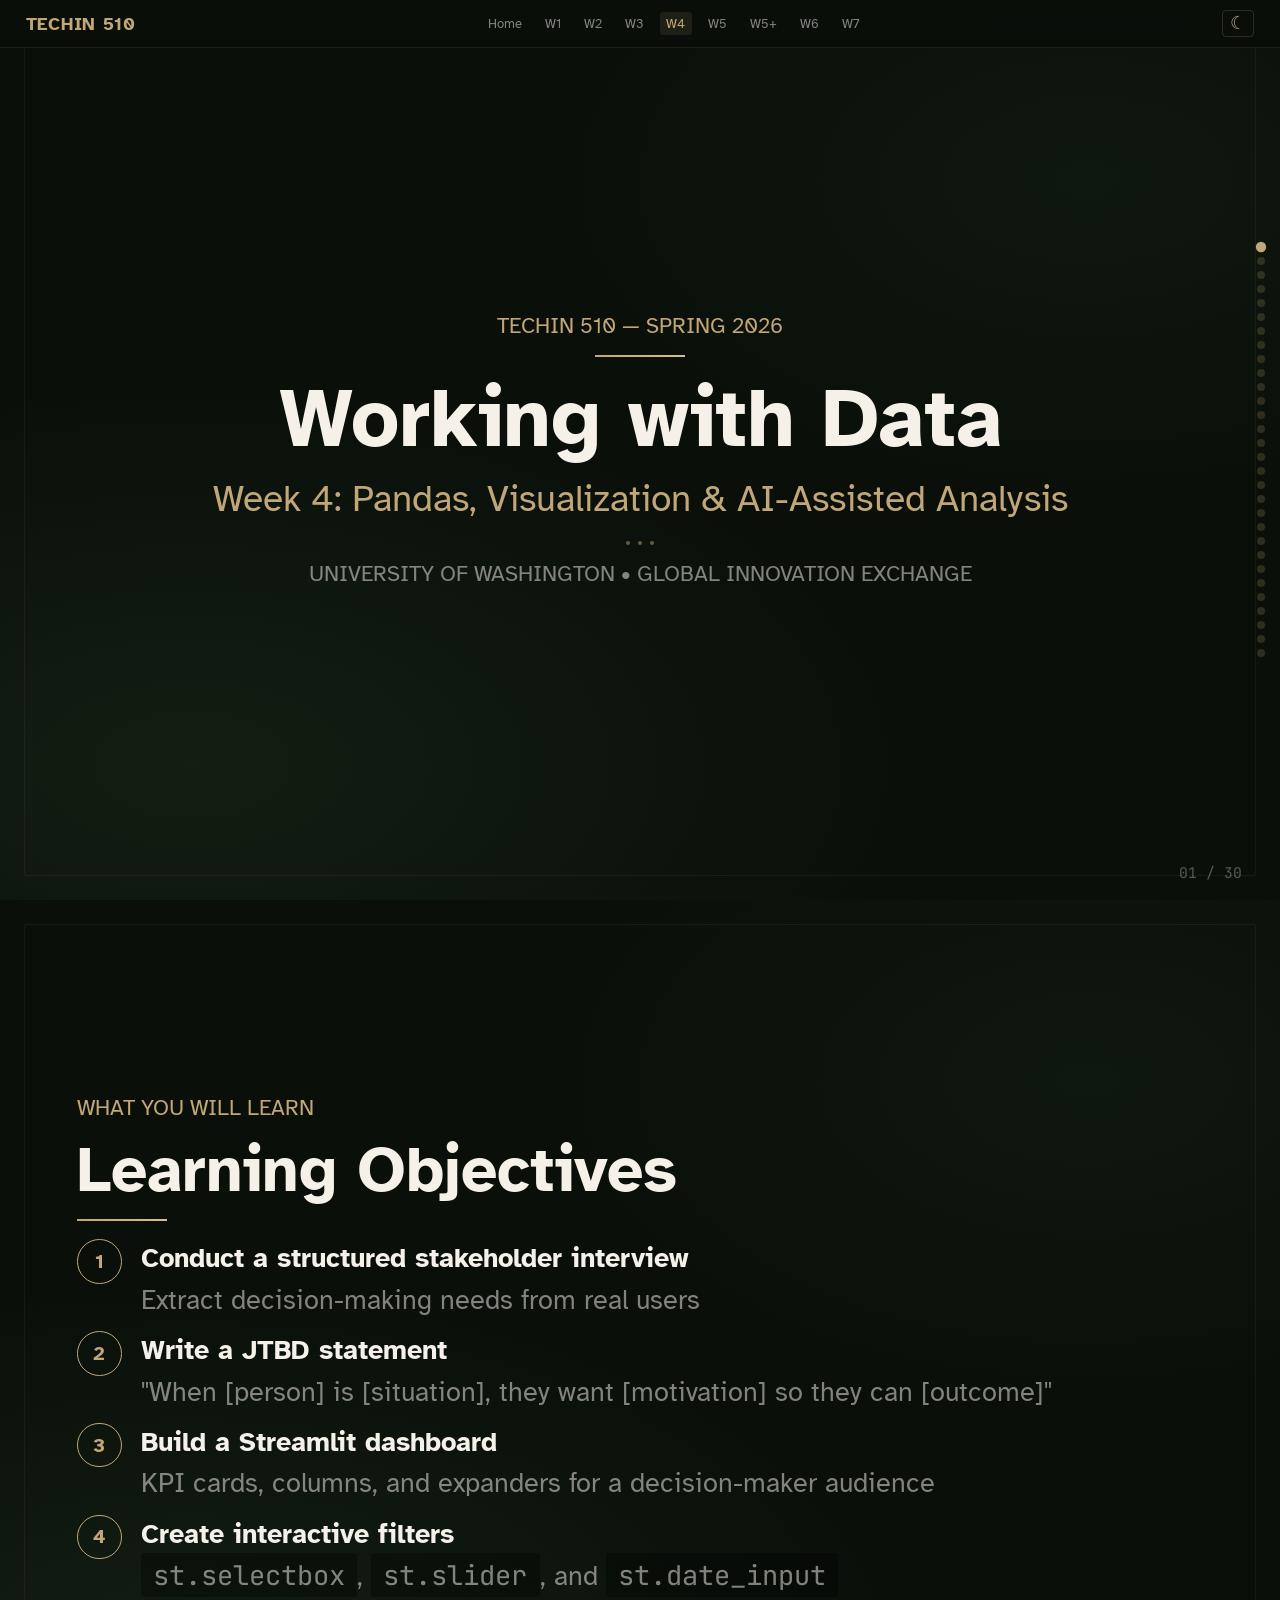
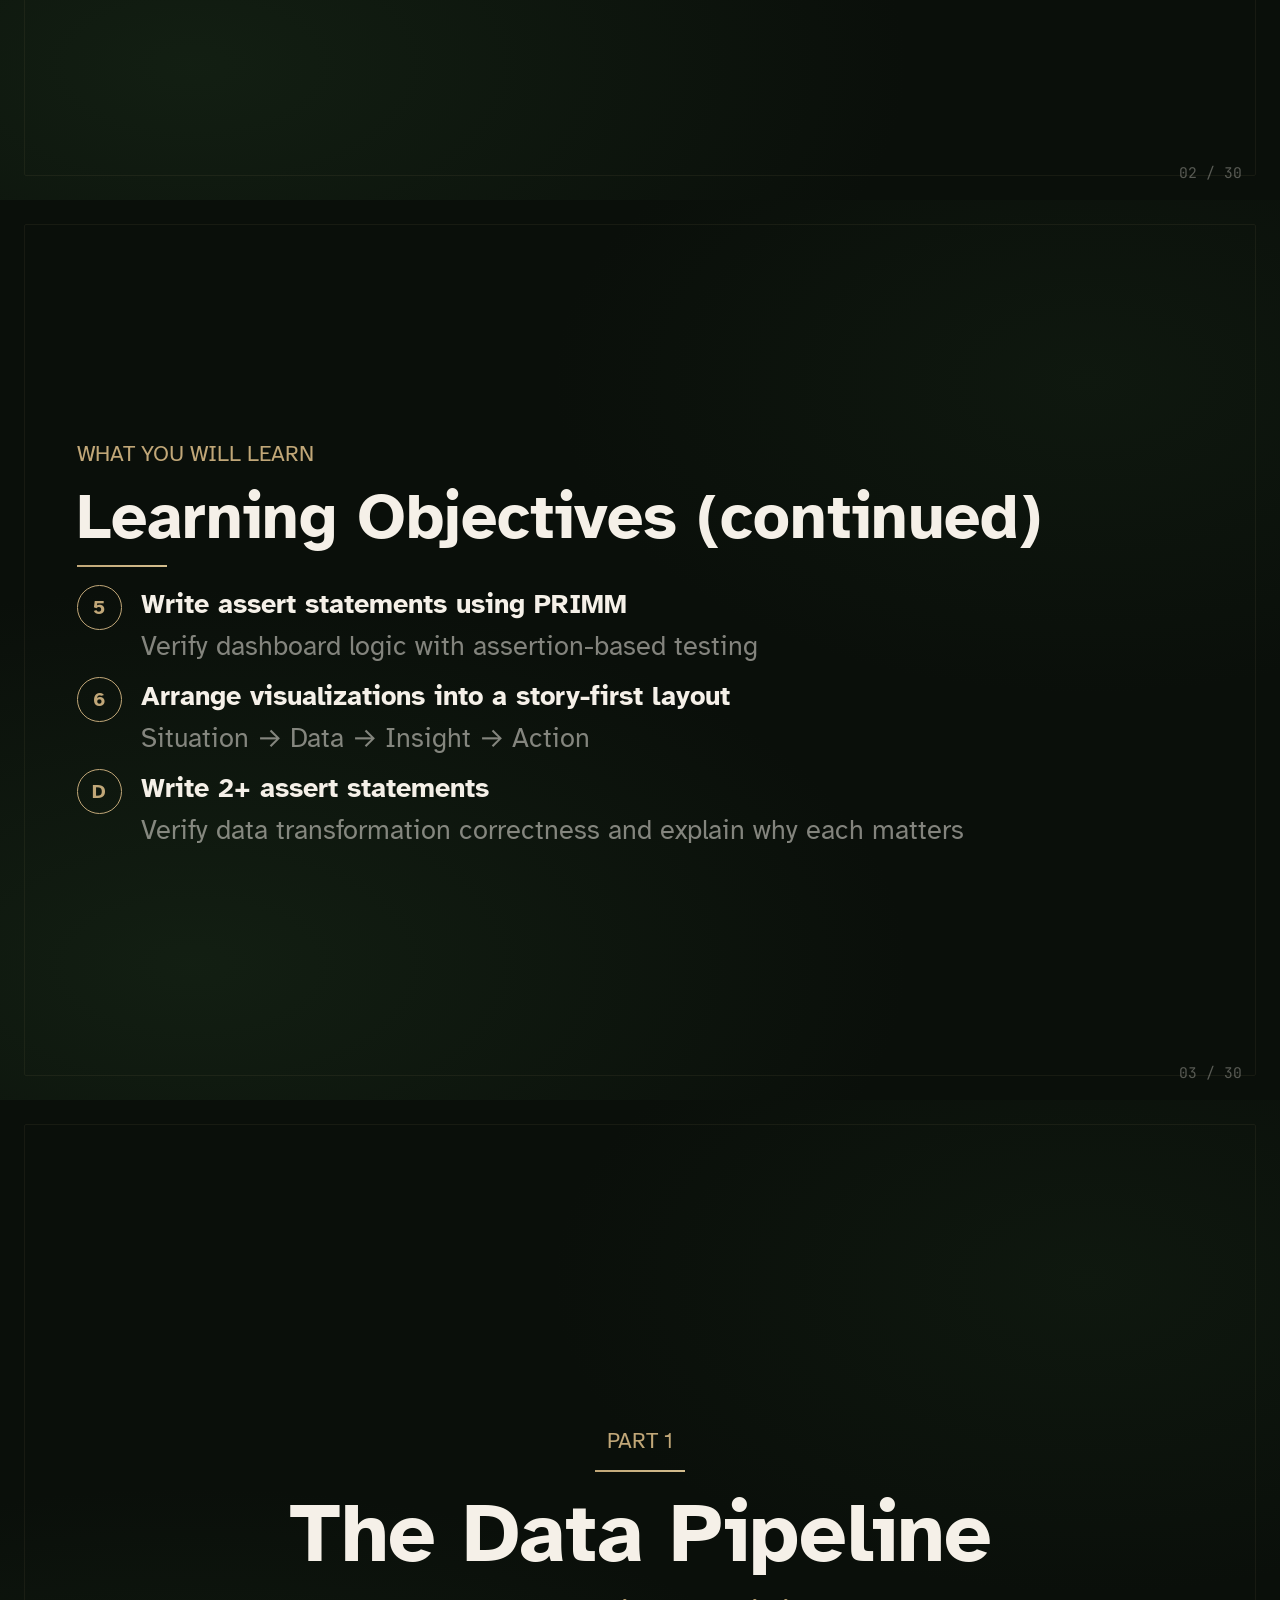
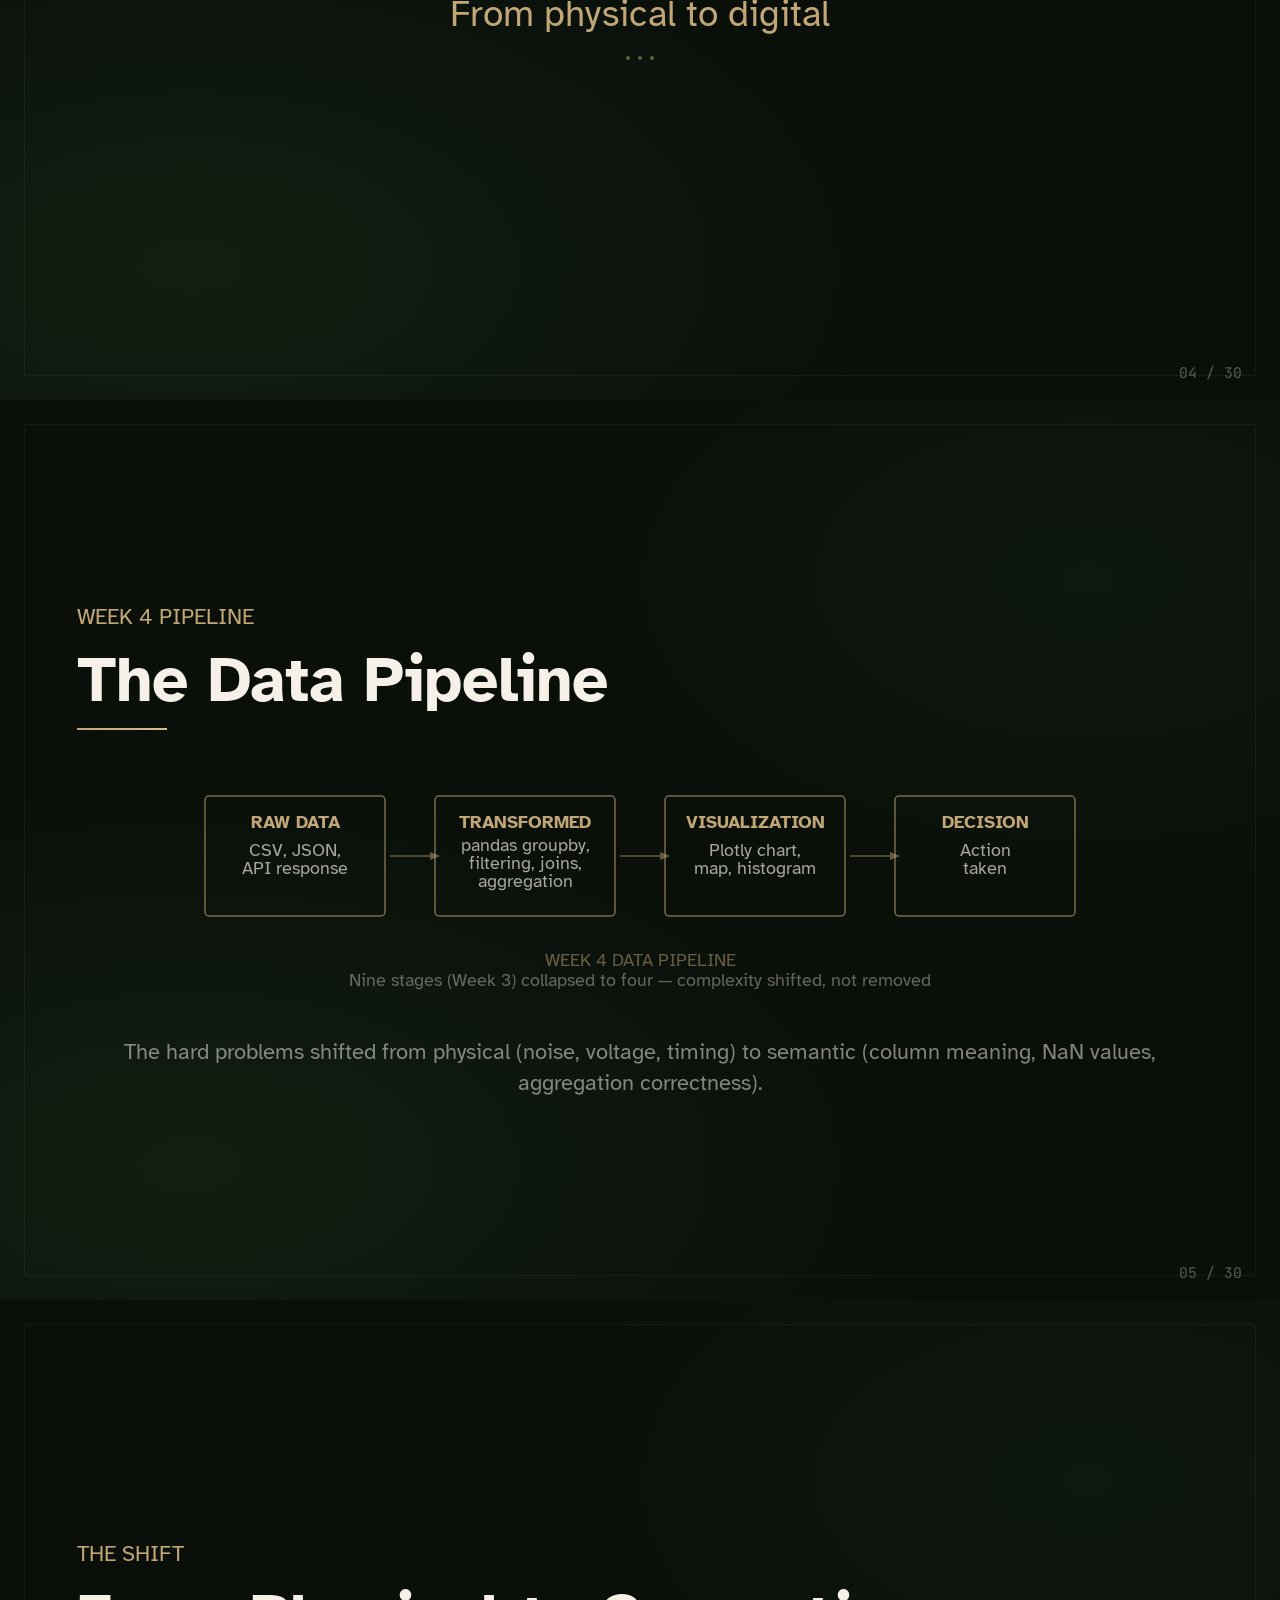
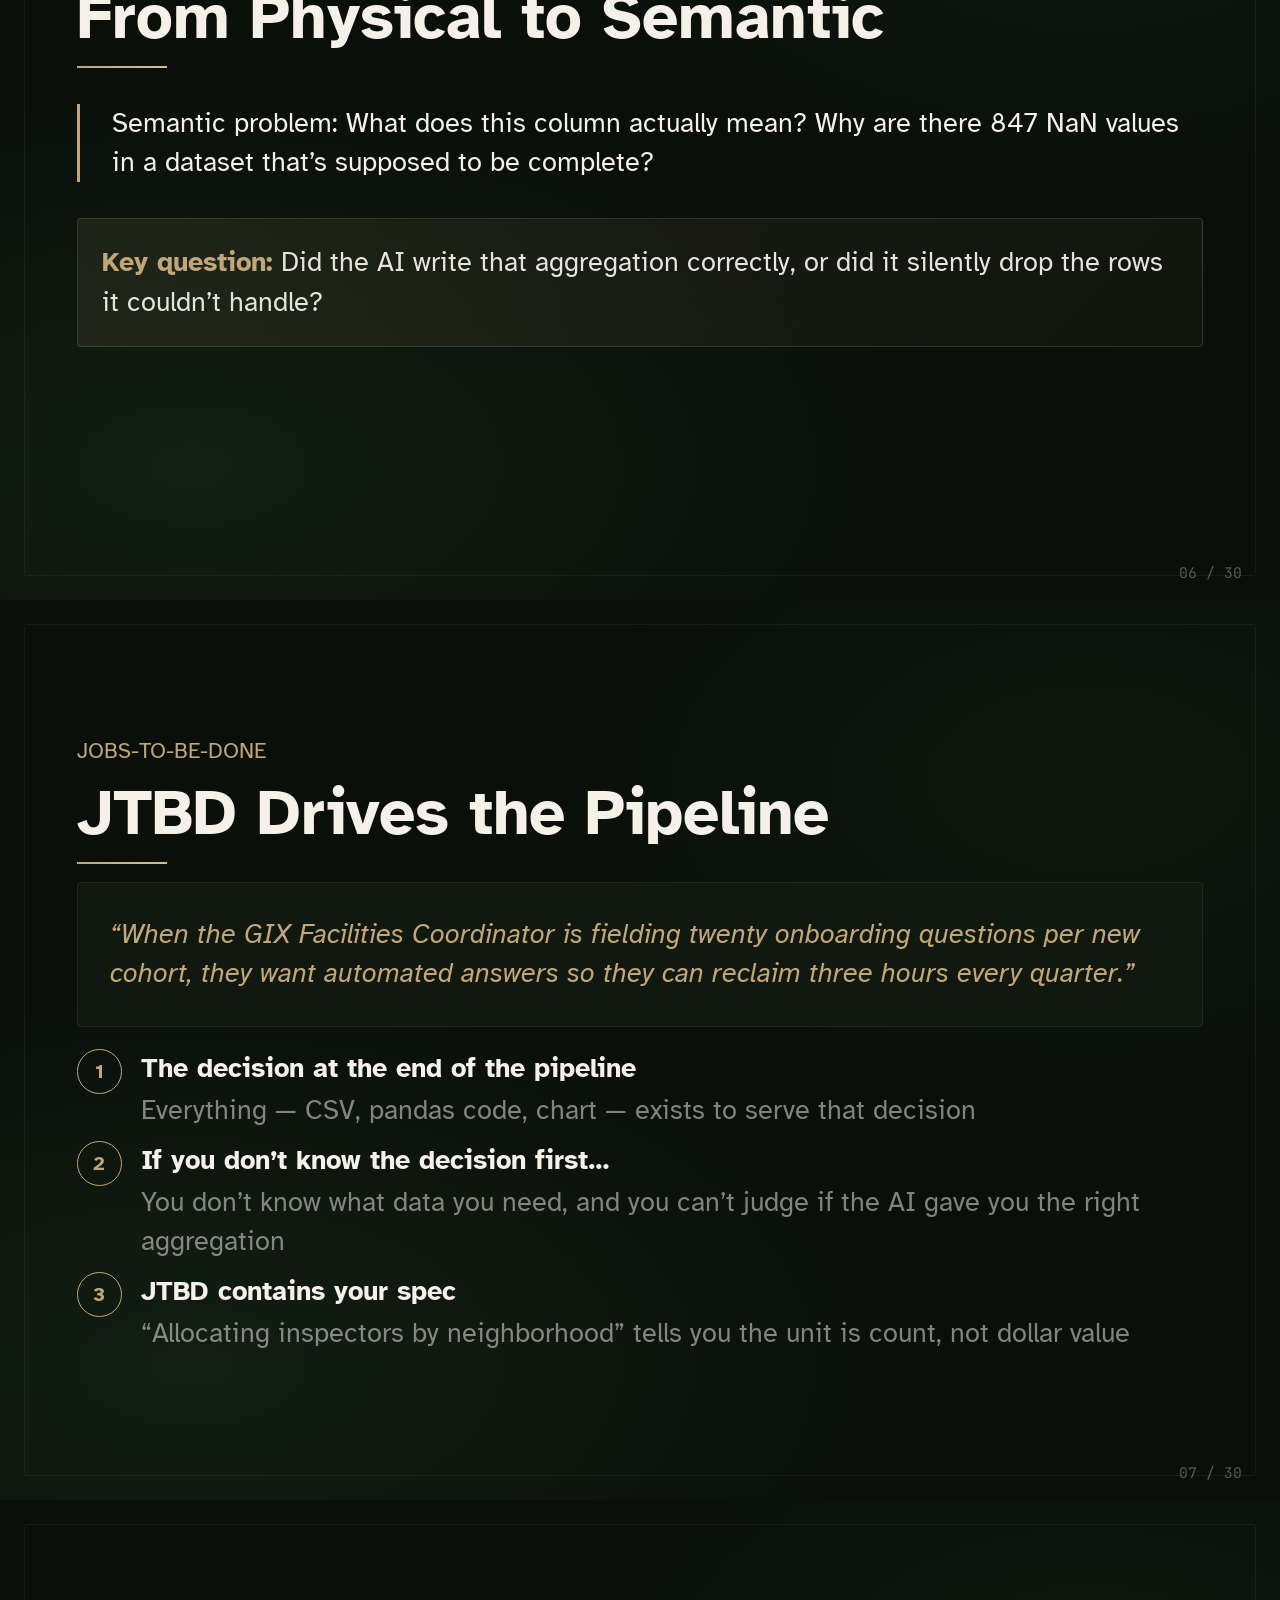
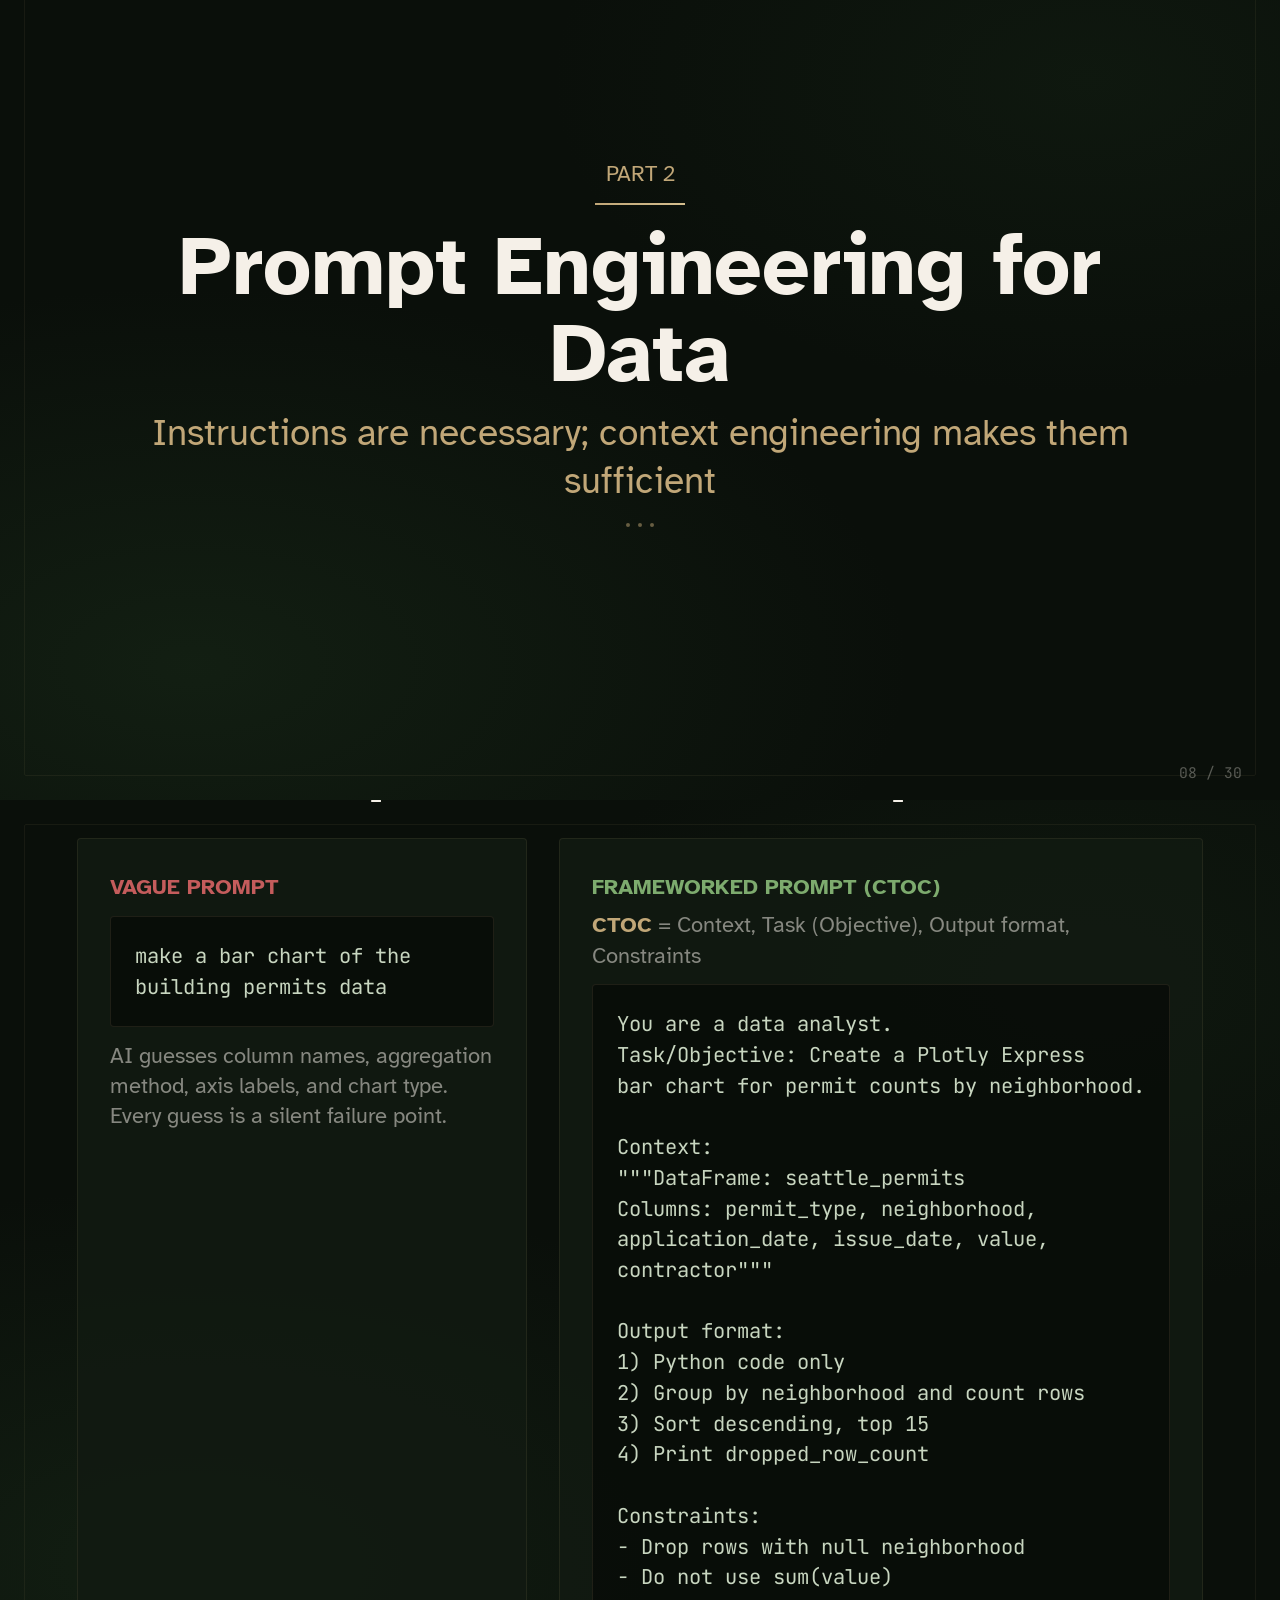
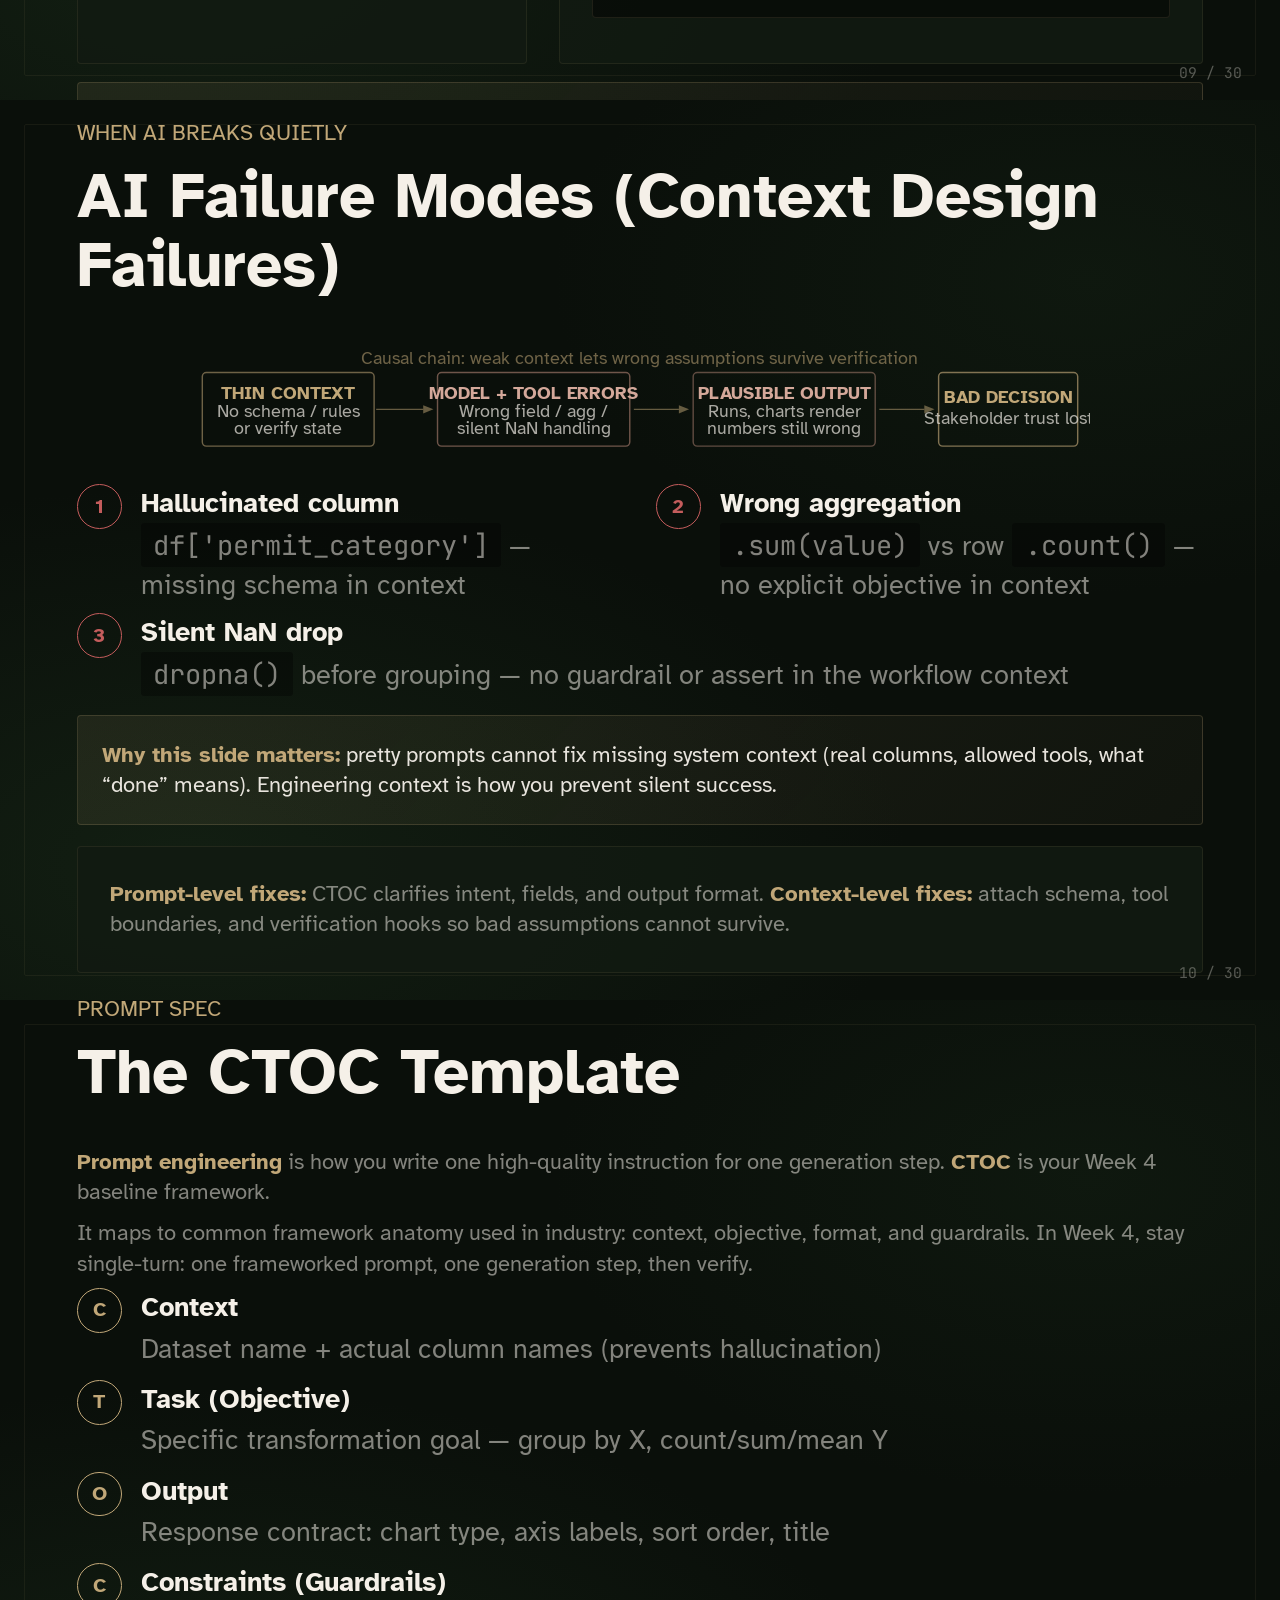
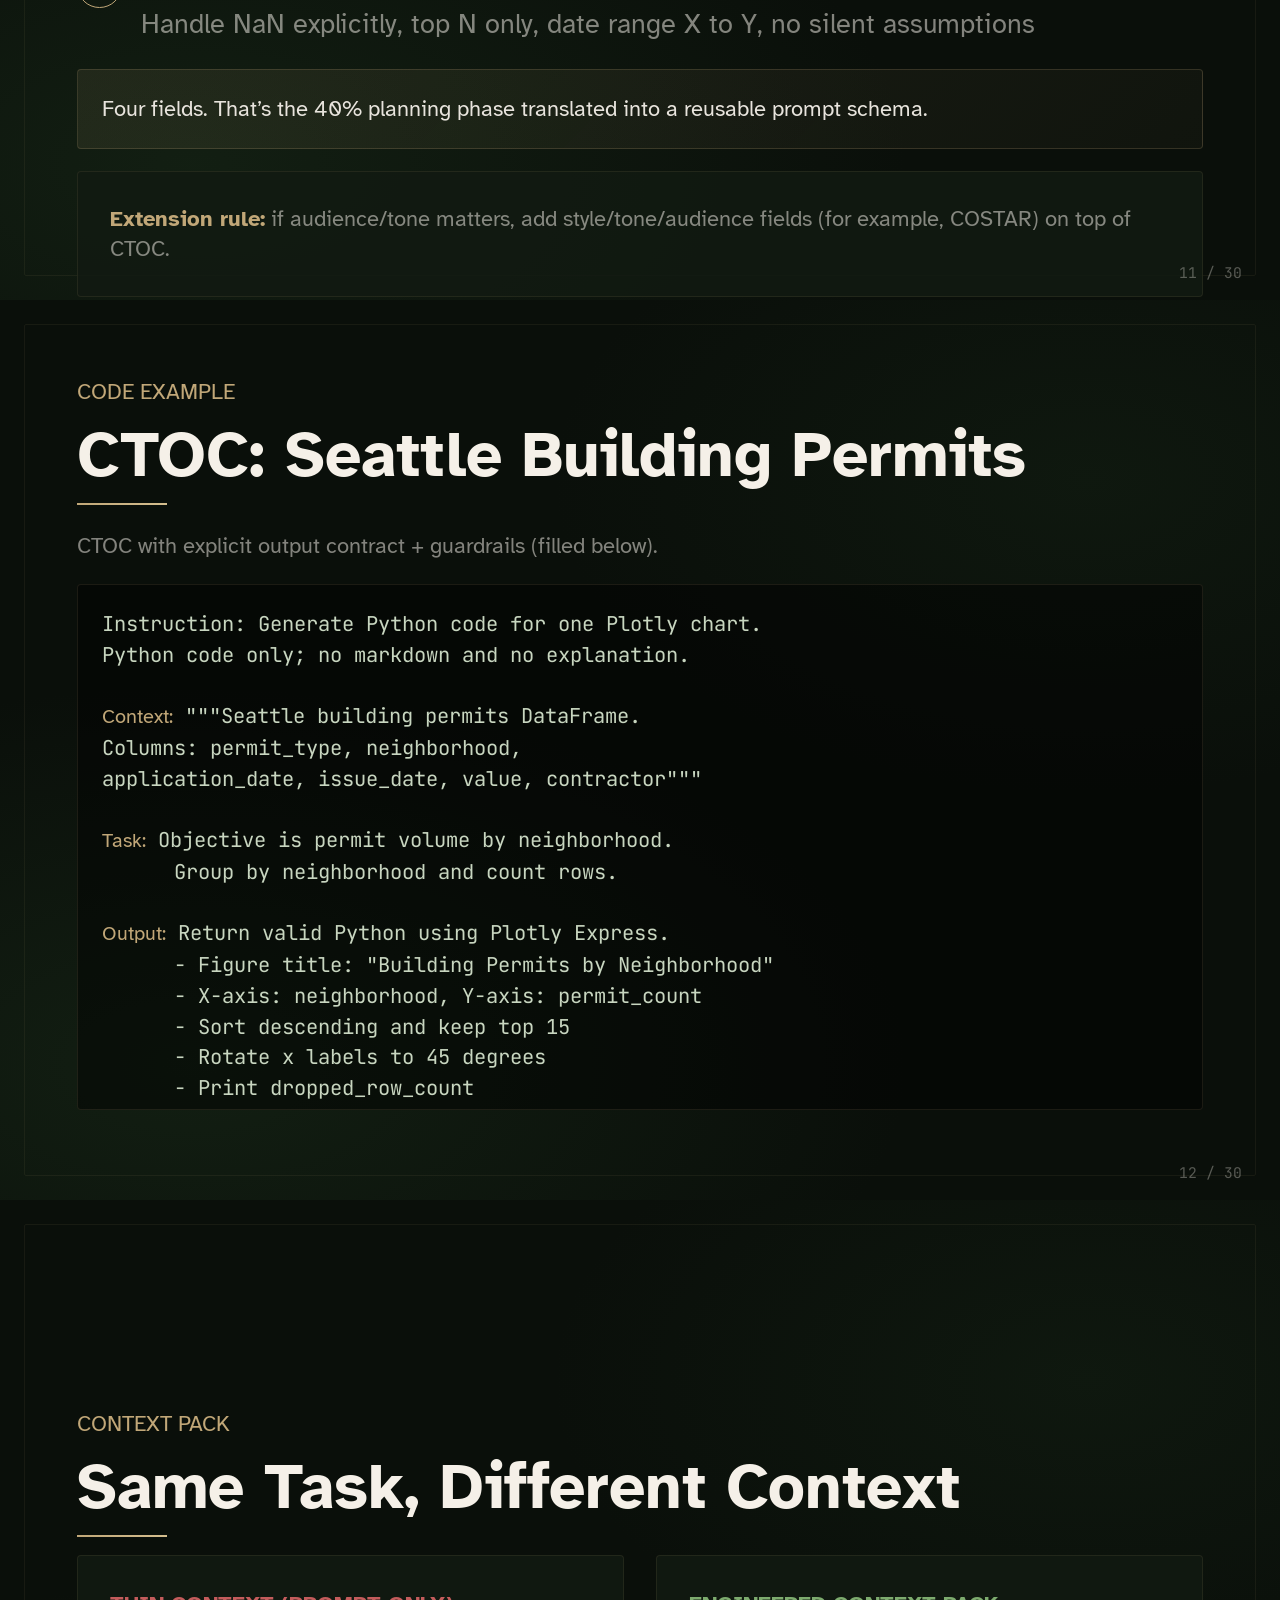
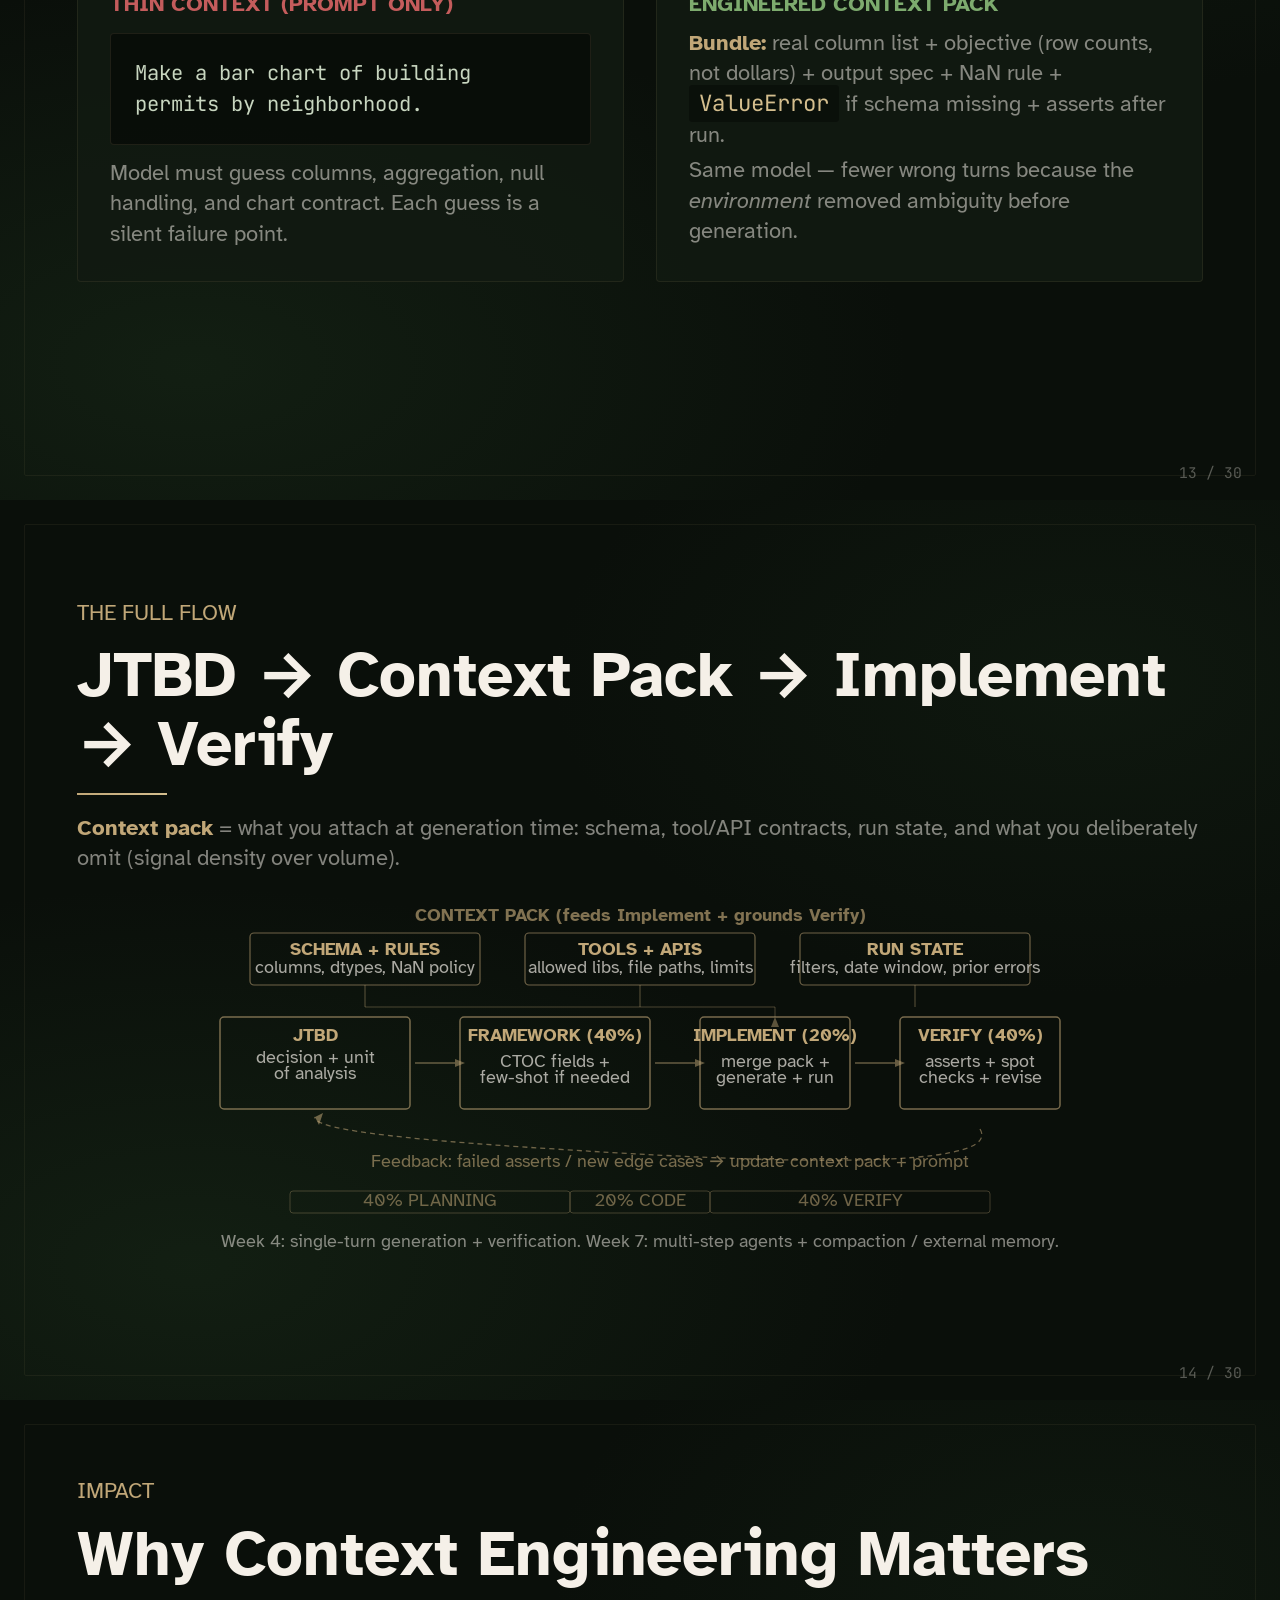
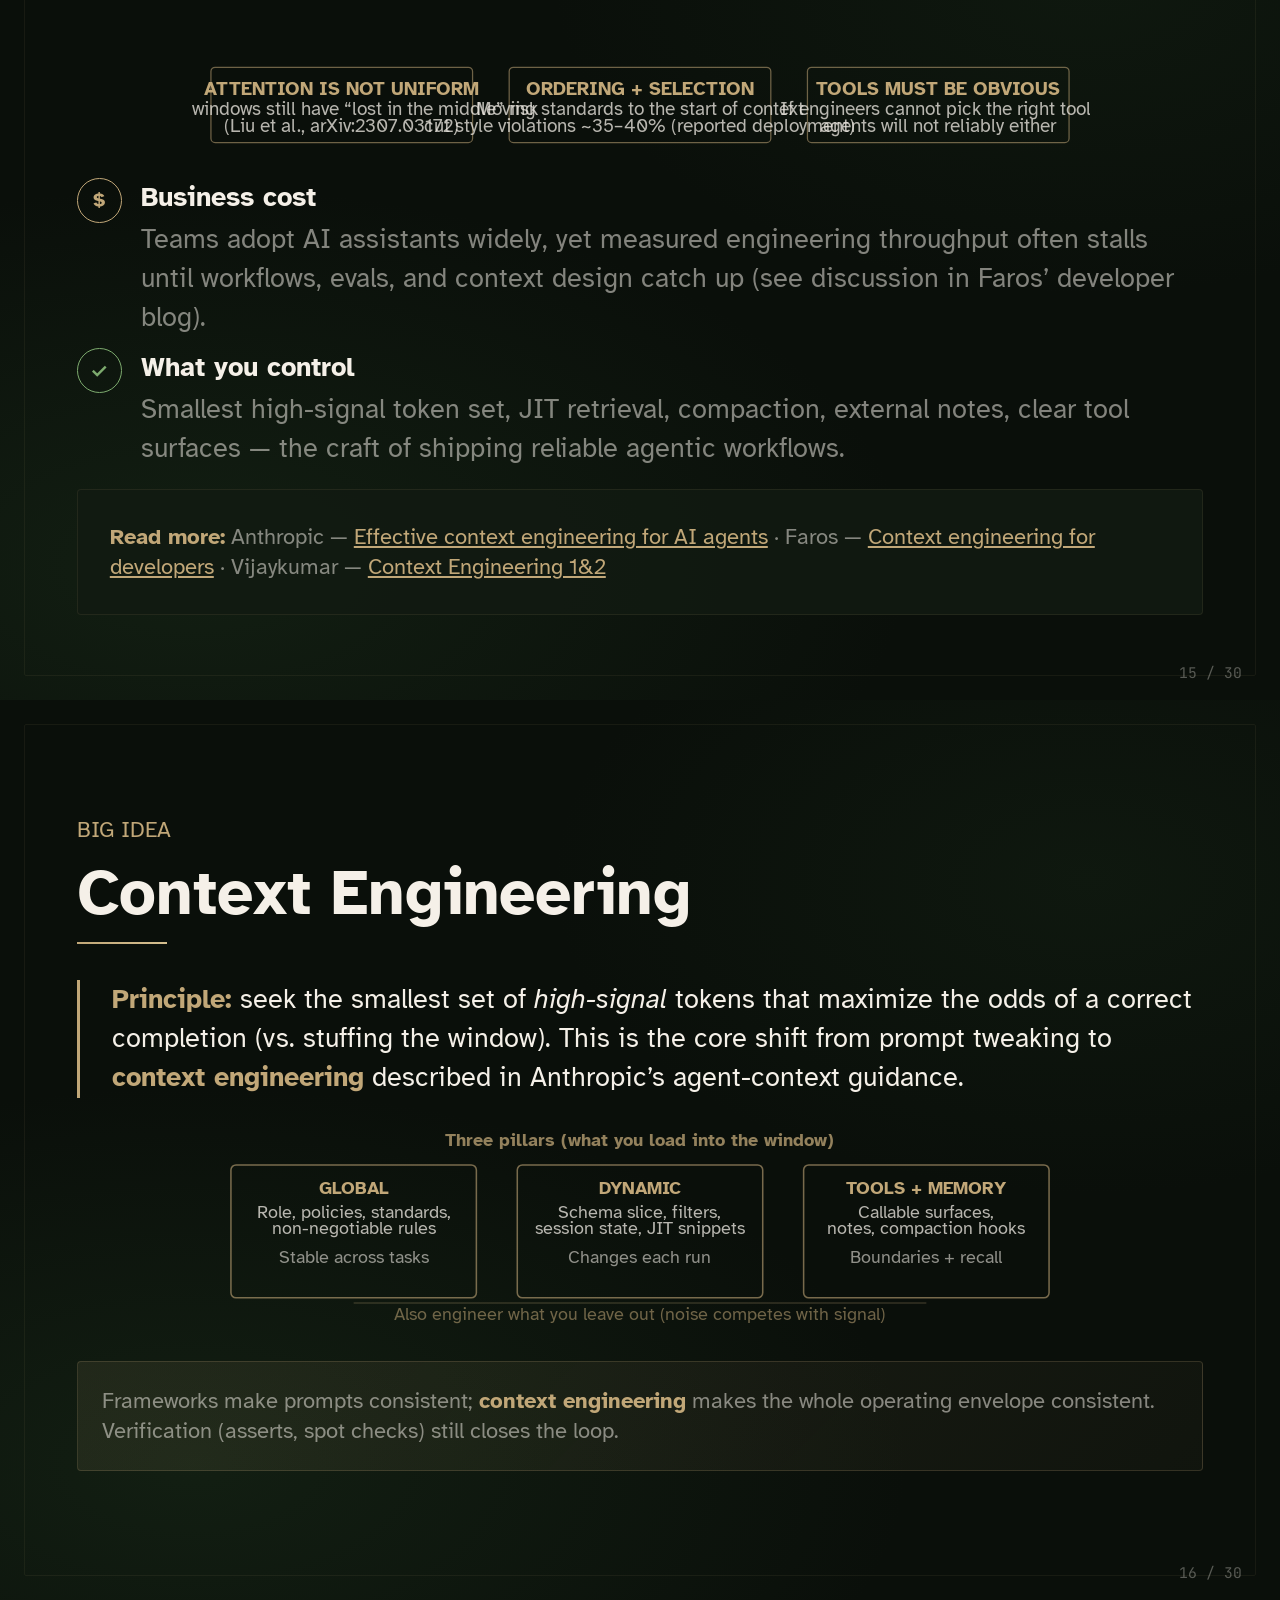
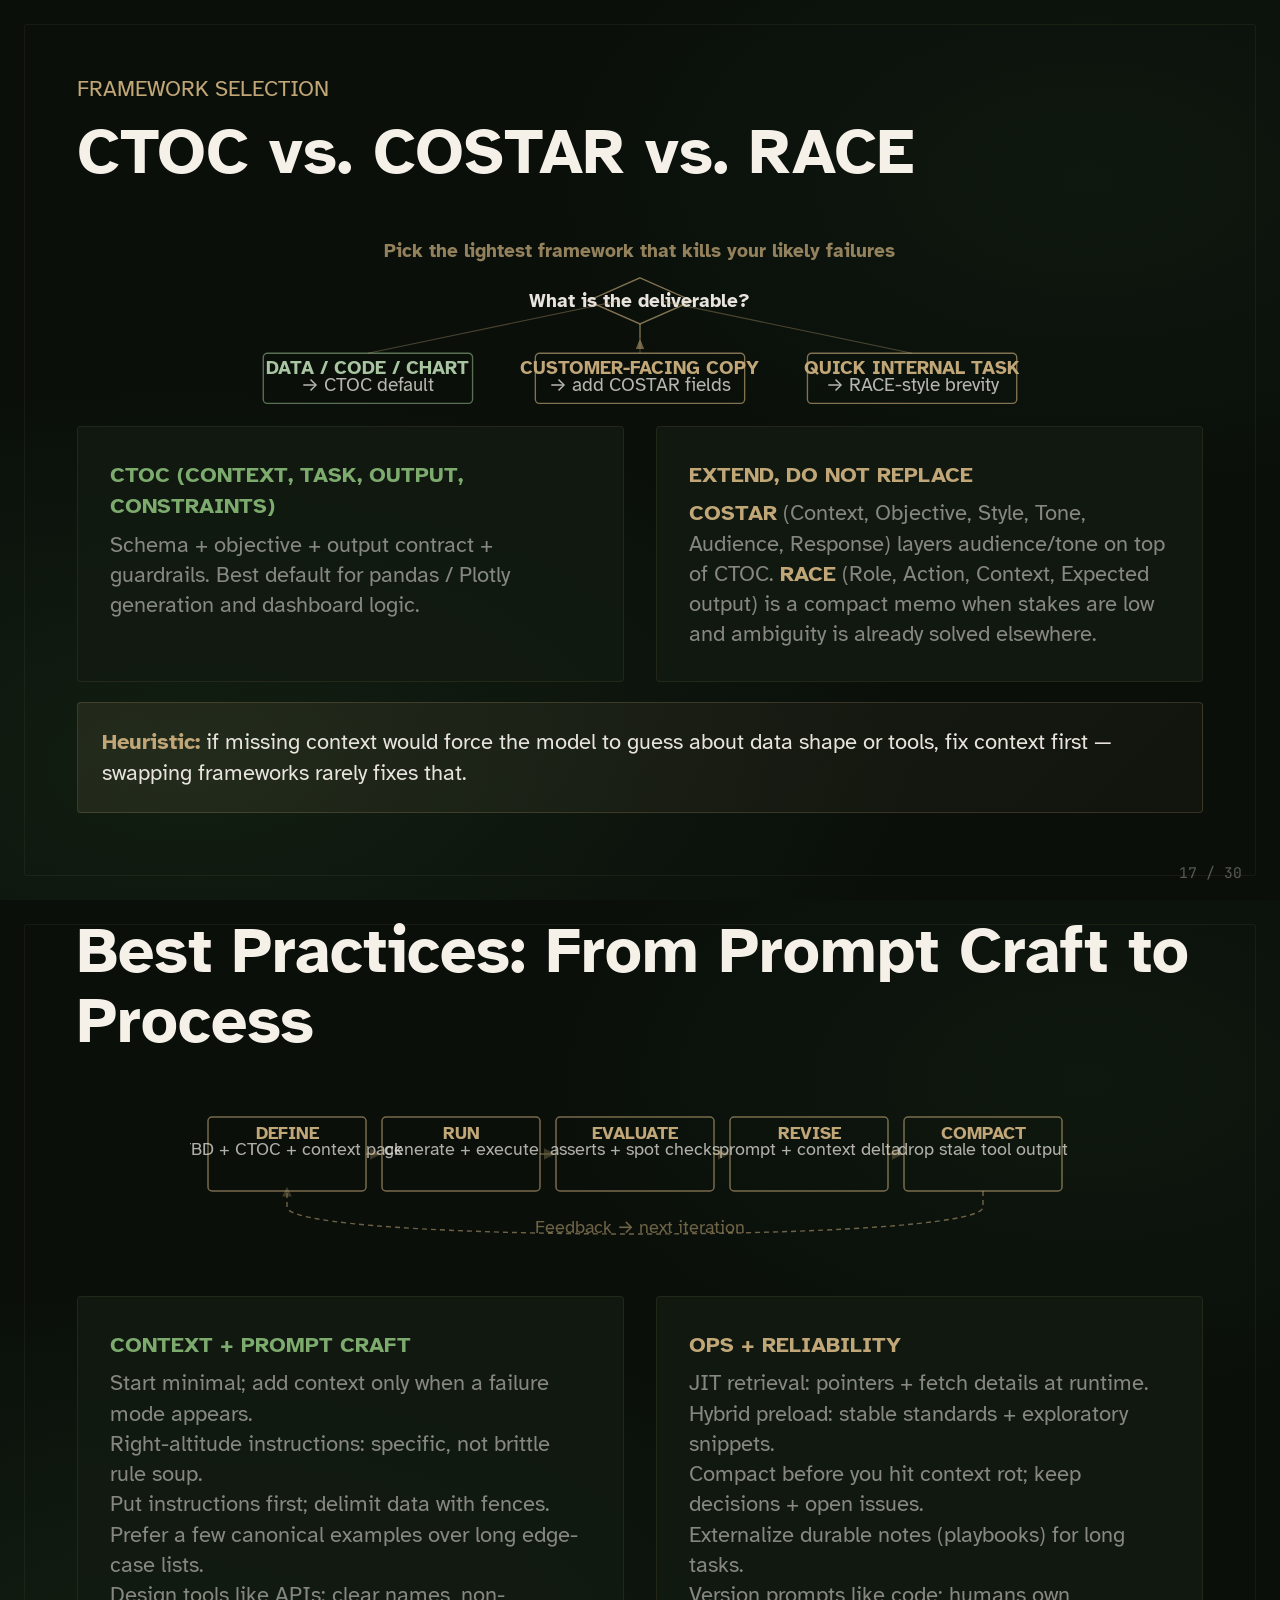
<file: week4-slides.html>
<!DOCTYPE html>
<html lang="en">

<head>
  <meta charset="UTF-8">
  <meta name="viewport" content="width=device-width, initial-scale=1.0">
  <title>TECHIN 510 Week 4 — Working with Data</title>
  <link rel="stylesheet" href="css/theme.css">
  <link rel="stylesheet" href="css/slides.css">
  <link rel="stylesheet" href="css/site-nav.css">
  <style>
    .w4-slide20-shot {
      max-height: 38vh;
      width: 100%;
      object-fit: contain;
      object-position: top center;
      border-radius: 6px;
      border: 1px solid rgba(193, 167, 120, 0.28);
    }

    .w4-slide20-caption {
      font-size: clamp(0.65rem, 1.05vw, 0.8rem);
      color: var(--fg-dim);
      margin-top: clamp(0.35rem, 0.8vh, 0.5rem);
      line-height: 1.35;
    }
  </style>
</head>

<body>

  <nav class="site-nav" id="site-nav">
    <a href="index.html" class="site-nav-brand">TECHIN 510</a>
    <button class="site-nav-toggle" id="navToggle" aria-label="Toggle navigation">&#9776;</button>
    <div class="site-nav-links" id="navLinks">
      <a href="index.html">Home</a>
      <a href="week1-slides.html">W1</a>
      <a href="week2-slides.html">W2</a>
      <a href="week3-slides.html">W3</a>
      <a href="week4-slides.html">W4</a>
      <a href="week5-slides.html">W5</a>
      <a href="week5-tools-slides.html">W5+</a>
      <a href="week6-slides.html">W6</a>
      <a href="week7-agentic-os-slides.html">W7</a>
    </div>
  </nav>

  <div id="progress"></div>

  <div id="nav-dots"></div>

  <button class="edit-btn" id="editBtn" title="Toggle edit mode (E)">E</button>

  <!-- ============================================================
     SLIDE 1 — Title
  -->
  <section class="slide title-slide" id="s1">
    <div class="overline">TECHIN 510 &mdash; Spring 2026</div>
    <div class="accent-line"></div>
    <h1>Working with Data</h1>
    <div class="subtitle">Week 4: Pandas, Visualization &amp; AI-Assisted Analysis</div>
    <div class="dots"><span></span><span></span><span></span></div>
    <div class="meta-line">University of Washington &bull; Global Innovation Exchange</div>
    <div class="slide-num">01 / 30</div>
  </section>

  <!-- ============================================================
     SLIDE 2 — Learning Objectives 1/2
  -->
  <section class="slide" id="s2">
    <div class="overline">What You Will Learn</div>
    <h2>Learning Objectives</h2>
    <div class="accent-line"></div>

    <div class="num-feature">
      <div class="num-circle">1</div>
      <div class="num-text">
        <strong>Conduct a structured stakeholder interview</strong>
        <span>Extract decision-making needs from real users</span>
      </div>
    </div>
    <div class="num-feature">
      <div class="num-circle">2</div>
      <div class="num-text">
        <strong>Write a JTBD statement</strong>
        <span>"When [person] is [situation], they want [motivation] so they can [outcome]"</span>
      </div>
    </div>
    <div class="num-feature">
      <div class="num-circle">3</div>
      <div class="num-text">
        <strong>Build a Streamlit dashboard</strong>
        <span>KPI cards, columns, and expanders for a decision-maker audience</span>
      </div>
    </div>
    <div class="num-feature">
      <div class="num-circle">4</div>
      <div class="num-text">
        <strong>Create interactive filters</strong>
        <span><span class="inline-code">st.selectbox</span>, <span class="inline-code">st.slider</span>, and <span
            class="inline-code">st.date_input</span></span>
      </div>
    </div>

    <div class="slide-num">02 / 30</div>
  </section>

  <!-- ============================================================
     SLIDE 3 — Learning Objectives 2/2
  -->
  <section class="slide" id="s3">
    <div class="overline">What You Will Learn</div>
    <h2>Learning Objectives (continued)</h2>
    <div class="accent-line"></div>

    <div class="num-feature">
      <div class="num-circle">5</div>
      <div class="num-text">
        <strong>Write assert statements using PRIMM</strong>
        <span>Verify dashboard logic with assertion-based testing</span>
      </div>
    </div>
    <div class="num-feature">
      <div class="num-circle">6</div>
      <div class="num-text">
        <strong>Arrange visualizations into a story-first layout</strong>
        <span>Situation &rarr; Data &rarr; Insight &rarr; Action</span>
      </div>
    </div>
      <div class="num-feature">
        <div class="num-circle" style="font-family: var(--font-mono); font-size: clamp(0.6rem, 1vw, 0.8rem);">D</div>
        <div class="num-text">
          <strong>Write 2+ assert statements</strong>
          <span>Verify data transformation correctness and explain why each matters</span>
        </div>
      </div>

    <div class="slide-num">03 / 30</div>
  </section>

  <!-- ============================================================
     SLIDE 4 — Divider: The Data Pipeline
  -->
  <section class="slide title-slide" id="s4">
    <div class="overline">Part 1</div>
    <div class="accent-line"></div>
    <h1>The Data Pipeline</h1>
    <div class="subtitle">From physical to digital</div>
    <div class="dots"><span></span><span></span><span></span></div>
    <div class="slide-num">04 / 30</div>
  </section>

  <!-- ============================================================
     SLIDE 5 — Pipeline Diagram
  -->
  <section class="slide" id="s5">
    <div class="overline">Week 4 Pipeline</div>
    <h2>The Data Pipeline</h2>
    <div class="accent-line"></div>

    <div class="diagram">
      <svg viewBox="0 0 900 240" xmlns="http://www.w3.org/2000/svg" style="max-height: 40vh;">
        <rect x="15" y="30" width="180" height="120" rx="4" fill="none" stroke="#c1a778" stroke-width="1.5"
          opacity="0.6" />
        <rect x="245" y="30" width="180" height="120" rx="4" fill="none" stroke="#c1a778" stroke-width="1.5"
          opacity="0.6" />
        <rect x="475" y="30" width="180" height="120" rx="4" fill="none" stroke="#c1a778" stroke-width="1.5"
          opacity="0.6" />
        <rect x="705" y="30" width="180" height="120" rx="4" fill="none" stroke="#c1a778" stroke-width="1.5"
          opacity="0.6" />

        <text x="105" y="62" text-anchor="middle" fill="#c1a778" font-family="Inter, sans-serif" font-size="11"
          font-weight="600" letter-spacing="2">RAW DATA</text>
        <text x="335" y="62" text-anchor="middle" fill="#c1a778" font-family="Inter, sans-serif" font-size="11"
          font-weight="600" letter-spacing="2">TRANSFORMED</text>
        <text x="565" y="62" text-anchor="middle" fill="#c1a778" font-family="Inter, sans-serif" font-size="11"
          font-weight="600" letter-spacing="2">VISUALIZATION</text>
        <text x="795" y="62" text-anchor="middle" fill="#c1a778" font-family="Inter, sans-serif" font-size="11"
          font-weight="600" letter-spacing="2">DECISION</text>

        <text x="105" y="90" text-anchor="middle" fill="#e8e4dd" font-family="Inter, sans-serif" font-size="12"
          opacity="0.7">CSV, JSON,</text>
        <text x="105" y="108" text-anchor="middle" fill="#e8e4dd" font-family="Inter, sans-serif" font-size="12"
          opacity="0.7">API response</text>

        <text x="335" y="85" text-anchor="middle" fill="#e8e4dd" font-family="Inter, sans-serif" font-size="12"
          opacity="0.7">pandas groupby,</text>
        <text x="335" y="103" text-anchor="middle" fill="#e8e4dd" font-family="Inter, sans-serif" font-size="12"
          opacity="0.7">filtering, joins,</text>
        <text x="335" y="121" text-anchor="middle" fill="#e8e4dd" font-family="Inter, sans-serif" font-size="12"
          opacity="0.7">aggregation</text>

        <text x="565" y="90" text-anchor="middle" fill="#e8e4dd" font-family="Inter, sans-serif" font-size="12"
          opacity="0.7">Plotly chart,</text>
        <text x="565" y="108" text-anchor="middle" fill="#e8e4dd" font-family="Inter, sans-serif" font-size="12"
          opacity="0.7">map, histogram</text>

        <text x="795" y="90" text-anchor="middle" fill="#e8e4dd" font-family="Inter, sans-serif" font-size="12"
          opacity="0.7">Action</text>
        <text x="795" y="108" text-anchor="middle" fill="#e8e4dd" font-family="Inter, sans-serif" font-size="12"
          opacity="0.7">taken</text>

        <line x1="200" y1="90" x2="240" y2="90" stroke="#c1a778" stroke-width="1.5" opacity="0.5" />
        <polygon points="240,86 250,90 240,94" fill="#c1a778" opacity="0.5" />

        <line x1="430" y1="90" x2="470" y2="90" stroke="#c1a778" stroke-width="1.5" opacity="0.5" />
        <polygon points="470,86 480,90 470,94" fill="#c1a778" opacity="0.5" />

        <line x1="660" y1="90" x2="700" y2="90" stroke="#c1a778" stroke-width="1.5" opacity="0.5" />
        <polygon points="700,86 710,90 700,94" fill="#c1a778" opacity="0.5" />

        <text x="450" y="200" text-anchor="middle" fill="#c1a778" font-family="Inter, sans-serif" font-size="11"
          font-weight="500" letter-spacing="1.5" opacity="0.5">WEEK 4 DATA PIPELINE</text>
        <text x="450" y="220" text-anchor="middle" fill="#e8e4dd" font-family="Inter, sans-serif" font-size="11"
          opacity="0.4">Nine stages (Week 3) collapsed to four &mdash; complexity shifted, not removed</text>
      </svg>
    </div>

    <p
      style="font-size: clamp(0.75rem, 1.2vw, 0.9rem); color: var(--fg-dim); text-align: center; margin-top: clamp(0.3rem, 1vh, 0.5rem);">
      The hard problems shifted from physical (noise, voltage, timing) to semantic (column meaning, NaN values,
      aggregation correctness).
    </p>

    <div class="slide-num">05 / 30</div>
  </section>

  <!-- ============================================================
     SLIDE 6 — Quote: Semantic Shift
  -->
  <section class="slide" id="s6">
    <div class="overline">The Shift</div>
    <h2>From Physical to Semantic</h2>
    <div class="accent-line"></div>

    <div class="quote-block">
      <p>Semantic problem: What does this column
        actually mean? Why are there 847 NaN values in a dataset that&rsquo;s supposed to be complete?</p>
    </div>

    <div class="highlight-box" style="margin-top: clamp(1rem, 2vh, 1.5rem);">
      <p style="font-size: clamp(0.8rem, 1.3vw, 1rem); color: var(--fg);">
        <strong style="color: var(--gold);">Key question:</strong> Did the AI write that aggregation correctly, or did
        it silently drop the rows it couldn&rsquo;t handle?
      </p>
    </div>

    <div class="slide-num">06 / 30</div>
  </section>

  <!-- ============================================================
     SLIDE 7 — JTBD Drives the Pipeline
  -->
  <section class="slide" id="s7">
    <div class="overline">Jobs-to-be-Done</div>
    <h2>JTBD Drives the Pipeline</h2>
    <div class="accent-line"></div>

    <div class="card">
      <p style="font-size: clamp(0.85rem, 1.4vw, 1.05rem); color: var(--gold); font-style: italic; line-height: 1.6;">
        &ldquo;When the GIX Facilities Coordinator is fielding twenty onboarding questions per new cohort, they want
        automated answers so they can reclaim three hours every quarter.&rdquo;
      </p>
    </div>

    <div style="margin-top: clamp(0.8rem, 1.5vh, 1.2rem);">
      <div class="num-feature">
        <div class="num-circle">1</div>
        <div class="num-text">
          <strong>The decision at the end of the pipeline</strong>
          <span>Everything &mdash; CSV, pandas code, chart &mdash; exists to serve that decision</span>
        </div>
      </div>
      <div class="num-feature">
        <div class="num-circle">2</div>
        <div class="num-text">
          <strong>If you don&rsquo;t know the decision first&hellip;</strong>
          <span>You don&rsquo;t know what data you need, and you can&rsquo;t judge if the AI gave you the right
            aggregation</span>
        </div>
      </div>
      <div class="num-feature">
        <div class="num-circle">3</div>
        <div class="num-text">
          <strong>JTBD contains your spec</strong>
          <span>&ldquo;Allocating inspectors by neighborhood&rdquo; tells you the unit is count, not dollar value</span>
        </div>
      </div>
    </div>

    <div class="slide-num">07 / 30</div>
  </section>

  <!-- ============================================================
     SLIDE 8 — Divider: Prompt Engineering for Data
  -->
  <section class="slide title-slide" id="s8">
    <div class="overline">Part 2</div>
    <div class="accent-line"></div>
    <h1>Prompt Engineering for Data</h1>
    <div class="subtitle">Instructions are necessary; context engineering makes them sufficient</div>
    <div class="dots"><span></span><span></span><span></span></div>
    <div class="slide-num">08 / 30</div>
  </section>

  <!-- ============================================================
     SLIDE 9 — Bad Prompt vs Good Prompt
  -->
  <section class="slide" id="s9">
    <div class="overline">Prompt Comparison</div>
    <h2>Bad Prompt vs. Good Prompt</h2>
    <div class="accent-line"></div>

    <div class="two-col">
      <div class="card">
        <div class="col-label bad">Vague Prompt</div>
        <pre><code>make a bar chart of the
building permits data</code></pre>
        <p style="font-size: clamp(0.7rem, 1.1vw, 0.85rem); color: var(--fg-dim); margin-top: 0.5rem;">
          AI guesses column names, aggregation method, axis labels, and chart type. Every guess is a silent failure
          point.
        </p>
      </div>
      <div class="card">
        <div class="col-label good">Frameworked Prompt (CTOC)</div>
        <p style="font-size: clamp(0.65rem, 1vw, 0.8rem); color: var(--fg-dim); margin: 0 0 0.45rem 0;">
          <strong style="color: var(--gold);">CTOC</strong> = Context, Task (Objective), Output format, Constraints
        </p>
        <pre><code>You are a data analyst.
Task/Objective: Create a Plotly Express
bar chart for permit counts by neighborhood.

Context:
"""DataFrame: seattle_permits
Columns: permit_type, neighborhood,
application_date, issue_date, value,
contractor"""

Output format:
1) Python code only
2) Group by neighborhood and count rows
3) Sort descending, top 15
4) Print dropped_row_count

Constraints:
- Drop rows with null neighborhood
- Do not use sum(value)</code></pre>
      </div>
    </div>

    <div class="highlight-box" style="margin-top: clamp(0.5rem, 1vh, 0.8rem);">
      <p style="font-size: clamp(0.75rem, 1.2vw, 0.9rem); color: var(--fg);">
        <strong style="color: var(--gold);">The difference:</strong> this is no longer guesswork. Framework fields make
        output repeatable, reviewable, and easier to debug when it fails.
      </p>
    </div>

    <div class="slide-num">09 / 30</div>
  </section>

  <!-- ============================================================
     SLIDE 10 — AI Failure Modes
  -->
  <section class="slide" id="s10">
    <div class="overline">When AI Breaks Quietly</div>
    <h2>AI Failure Modes (Context Design Failures)</h2>
    <div class="accent-line"></div>

    <div class="diagram" style="margin-bottom: clamp(0.35rem, 1vh, 0.55rem);">
      <svg viewBox="0 0 880 118" xmlns="http://www.w3.org/2000/svg" style="max-height: 22vh; width: 100%;">
        <rect x="12" y="22" width="168" height="72" rx="4" fill="none" stroke="#c1a778" stroke-width="1.4" opacity="0.55" />
        <text x="96" y="48" text-anchor="middle" fill="#c1a778" font-family="Inter, sans-serif" font-size="10" font-weight="600">THIN CONTEXT</text>
        <text x="96" y="66" text-anchor="middle" fill="#e8e4dd" font-family="Inter, sans-serif" font-size="9" opacity="0.72">No schema / rules</text>
        <text x="96" y="82" text-anchor="middle" fill="#e8e4dd" font-family="Inter, sans-serif" font-size="9" opacity="0.72">or verify state</text>
        <line x1="182" y1="58" x2="228" y2="58" stroke="#c1a778" stroke-width="1.3" opacity="0.5" />
        <polygon points="228,54 238,58 228,62" fill="#c1a778" opacity="0.5" />
        <rect x="242" y="22" width="188" height="72" rx="4" fill="none" stroke="#a67c6d" stroke-width="1.4" opacity="0.65" />
        <text x="336" y="48" text-anchor="middle" fill="#d4a89a" font-family="Inter, sans-serif" font-size="10" font-weight="600">MODEL + TOOL ERRORS</text>
        <text x="336" y="66" text-anchor="middle" fill="#e8e4dd" font-family="Inter, sans-serif" font-size="9" opacity="0.72">Wrong field / agg /</text>
        <text x="336" y="82" text-anchor="middle" fill="#e8e4dd" font-family="Inter, sans-serif" font-size="9" opacity="0.72">silent NaN handling</text>
        <line x1="434" y1="58" x2="478" y2="58" stroke="#c1a778" stroke-width="1.3" opacity="0.5" />
        <polygon points="478,54 488,58 478,62" fill="#c1a778" opacity="0.5" />
        <rect x="492" y="22" width="178" height="72" rx="4" fill="none" stroke="#a67c6d" stroke-width="1.4" opacity="0.55" />
        <text x="581" y="48" text-anchor="middle" fill="#d4a89a" font-family="Inter, sans-serif" font-size="10" font-weight="600">PLAUSIBLE OUTPUT</text>
        <text x="581" y="66" text-anchor="middle" fill="#e8e4dd" font-family="Inter, sans-serif" font-size="9" opacity="0.72">Runs, charts render</text>
        <text x="581" y="82" text-anchor="middle" fill="#e8e4dd" font-family="Inter, sans-serif" font-size="9" opacity="0.72">numbers still wrong</text>
        <line x1="674" y1="58" x2="718" y2="58" stroke="#c1a778" stroke-width="1.3" opacity="0.5" />
        <polygon points="718,54 728,58 718,62" fill="#c1a778" opacity="0.5" />
        <rect x="732" y="22" width="136" height="72" rx="4" fill="none" stroke="#c1a778" stroke-width="1.4" opacity="0.65" />
        <text x="800" y="52" text-anchor="middle" fill="#c1a778" font-family="Inter, sans-serif" font-size="10" font-weight="600">BAD DECISION</text>
        <text x="800" y="72" text-anchor="middle" fill="#e8e4dd" font-family="Inter, sans-serif" font-size="9" opacity="0.72">Stakeholder trust lost</text>
        <text x="440" y="14" text-anchor="middle" fill="#c1a778" font-family="Inter, sans-serif" font-size="9" font-weight="500" opacity="0.55">Causal chain: weak context lets wrong assumptions survive verification</text>
      </svg>
    </div>

    <div class="two-col" style="align-items: stretch;">
      <div class="num-feature" style="margin: 0;">
        <div class="num-circle" style="border-color: var(--red-soft); color: var(--red-soft);">1</div>
        <div class="num-text">
          <strong>Hallucinated column</strong>
          <span><span class="inline-code">df['permit_category']</span> &mdash; missing schema in context</span>
        </div>
      </div>
      <div class="num-feature" style="margin: 0;">
        <div class="num-circle" style="border-color: var(--red-soft); color: var(--red-soft);">2</div>
        <div class="num-text">
          <strong>Wrong aggregation</strong>
          <span><span class="inline-code">.sum(value)</span> vs row <span class="inline-code">.count()</span> &mdash; no explicit objective in context</span>
        </div>
      </div>
    </div>
    <div class="num-feature" style="margin-top: clamp(0.25rem, 0.8vh, 0.45rem);">
      <div class="num-circle" style="border-color: var(--red-soft); color: var(--red-soft);">3</div>
      <div class="num-text">
        <strong>Silent NaN drop</strong>
        <span><span class="inline-code">dropna()</span> before grouping &mdash; no guardrail or assert in the workflow context</span>
      </div>
    </div>

    <div class="highlight-box" style="margin-top: clamp(0.45rem, 1vh, 0.65rem);">
      <p style="font-size: clamp(0.72rem, 1.1vw, 0.86rem); color: var(--fg);">
        <strong style="color: var(--gold);">Why this slide matters:</strong> pretty prompts cannot fix missing system context
        (real columns, allowed tools, what &ldquo;done&rdquo; means). Engineering context is how you prevent silent success.
      </p>
    </div>

    <div class="card" style="margin-top: clamp(0.25rem, 0.8vh, 0.45rem);">
      <p style="font-size: clamp(0.68rem, 1.05vw, 0.82rem); color: var(--fg-dim);">
        <strong style="color: var(--gold);">Prompt-level fixes:</strong> CTOC clarifies intent, fields, and output format.
        <strong style="color: var(--gold);">Context-level fixes:</strong> attach schema, tool boundaries, and verification hooks so bad assumptions cannot survive.
      </p>
    </div>

    <div class="slide-num">10 / 30</div>
  </section>

  <!-- ============================================================
     SLIDE 11 — The CTOC Template
  -->
  <section class="slide" id="s11">
    <div class="overline">Prompt Spec</div>
    <h2>The CTOC Template</h2>
    <div class="accent-line"></div>
    <p style="font-size: clamp(0.75rem, 1.15vw, 0.95rem); color: var(--fg-dim); margin: clamp(0.35rem, 1vh, 0.55rem) 0 clamp(0.5rem, 1.2vh, 0.75rem) 0;">
      <strong style="color: var(--gold);">Prompt engineering</strong> is how you write one high-quality instruction for one generation step.
      <strong style="color: var(--gold);">CTOC</strong> is your Week 4 baseline framework.
    </p>
    <p style="font-size: clamp(0.7rem, 1.05vw, 0.86rem); color: var(--fg-dim); margin: 0 0 clamp(0.45rem, 1vh, 0.65rem) 0;">
      It maps to common framework anatomy used in industry: context, objective, format, and guardrails.
      In Week 4, stay single-turn: one frameworked prompt, one generation step, then verify.
    </p>

    <div class="num-feature">
      <div class="num-circle" style="font-family: var(--font-mono); font-size: clamp(0.6rem, 1vw, 0.8rem);">C</div>
      <div class="num-text">
        <strong>Context</strong>
        <span>Dataset name + actual column names (prevents hallucination)</span>
      </div>
    </div>
    <div class="num-feature">
      <div class="num-circle" style="font-family: var(--font-mono); font-size: clamp(0.6rem, 1vw, 0.8rem);">T</div>
      <div class="num-text">
        <strong>Task (Objective)</strong>
        <span>Specific transformation goal &mdash; group by X, count/sum/mean Y</span>
      </div>
    </div>
    <div class="num-feature">
      <div class="num-circle" style="font-family: var(--font-mono); font-size: clamp(0.6rem, 1vw, 0.8rem);">O</div>
      <div class="num-text">
        <strong>Output</strong>
        <span>Response contract: chart type, axis labels, sort order, title</span>
      </div>
    </div>
    <div class="num-feature">
      <div class="num-circle" style="font-family: var(--font-mono); font-size: clamp(0.6rem, 1vw, 0.8rem);">C</div>
      <div class="num-text">
        <strong>Constraints (Guardrails)</strong>
        <span>Handle NaN explicitly, top N only, date range X to Y, no silent assumptions</span>
      </div>
    </div>

    <div class="highlight-box" style="margin-top: clamp(0.5rem, 1.5vh, 1rem);">
      <p style="font-size: clamp(0.75rem, 1.2vw, 0.9rem); color: var(--fg);">
        Four fields. That&rsquo;s the 40% planning phase translated into a reusable prompt schema.
      </p>
    </div>

    <div class="card" style="margin-top: clamp(0.3rem, 1vh, 0.5rem);">
      <p style="font-size: clamp(0.7rem, 1.1vw, 0.85rem); color: var(--fg-dim);">
      <strong style="color: var(--gold);">Extension rule:</strong>
        if audience/tone matters, add style/tone/audience fields (for example, COSTAR) on top of CTOC.
      </p>
    </div>

    <div class="slide-num">11 / 30</div>
  </section>

  <!-- ============================================================
     SLIDE 12 — Filled CTOC Example
  -->
  <section class="slide" id="s12">
    <div class="overline">Code Example</div>
    <h2>CTOC: Seattle Building Permits</h2>
    <div class="accent-line"></div>
    <p style="font-size: clamp(0.7rem, 1.1vw, 0.85rem); color: var(--fg-dim); margin: clamp(0.35rem, 1vh, 0.55rem) 0 clamp(0.45rem, 1vh, 0.65rem) 0;">
      CTOC with explicit output contract + guardrails (filled below).
    </p>

    <pre><code>Instruction: Generate Python code for one Plotly chart.
Python code only; no markdown and no explanation.

<span style="color: var(--gold);">Context:</span> """Seattle building permits DataFrame.
Columns: permit_type, neighborhood,
application_date, issue_date, value, contractor"""

<span style="color: var(--gold);">Task:</span> Objective is permit volume by neighborhood.
      Group by neighborhood and count rows.

<span style="color: var(--gold);">Output:</span> Return valid Python using Plotly Express.
      - Figure title: "Building Permits by Neighborhood"
      - X-axis: neighborhood, Y-axis: permit_count
      - Sort descending and keep top 15
      - Rotate x labels to 45 degrees
      - Print dropped_row_count

<span style="color: var(--gold);">Constraints:</span> Drop rows where neighborhood is NaN
      before grouping. Do not infer new columns.
      If a required column is missing, raise ValueError.</code></pre>

    <div class="slide-num">12 / 30</div>
  </section>

  <!-- ============================================================
     SLIDE 13 — Same task, different context pack
  -->
  <section class="slide" id="s12b">
    <div class="overline">Context Pack</div>
    <h2>Same Task, Different Context</h2>
    <div class="accent-line"></div>

    <div class="two-col">
      <div class="card">
        <div class="col-label bad">Thin context (prompt only)</div>
        <pre><code>Make a bar chart of building
permits by neighborhood.</code></pre>
        <p style="font-size: clamp(0.68rem, 1.05vw, 0.82rem); color: var(--fg-dim); margin-top: 0.45rem; line-height: 1.45;">
          Model must guess columns, aggregation, null handling, and chart contract. Each guess is a silent failure point.
        </p>
      </div>
      <div class="card">
        <div class="col-label good">Engineered context pack</div>
        <p style="font-size: clamp(0.65rem, 1vw, 0.78rem); color: var(--fg-dim); margin: 0 0 0.35rem 0;">
          <strong style="color: var(--gold);">Bundle:</strong> real column list + objective (row counts, not dollars) + output spec + NaN rule + <span class="inline-code">ValueError</span> if schema missing + asserts after run.
        </p>
        <p style="font-size: clamp(0.65rem, 1vw, 0.78rem); color: var(--fg-dim); margin: 0;">
          Same model &mdash; fewer wrong turns because the <em>environment</em> removed ambiguity before generation.
        </p>
      </div>
    </div>

    <div class="slide-num">13 / 30</div>
  </section>

  <!-- ============================================================
     SLIDE 14 — JTBD → Spec → Prompt → Verification
  -->
  <section class="slide" id="s13">
    <div class="overline">The Full Flow</div>
    <h2>JTBD &rarr; Context Pack &rarr; Implement &rarr; Verify</h2>
    <div class="accent-line"></div>
    <p style="font-size: clamp(0.68rem, 1.05vw, 0.82rem); color: var(--fg-dim); margin: 0 0 clamp(0.35rem, 1vh, 0.5rem) 0;">
      <strong style="color: var(--gold);">Context pack</strong> = what you attach at generation time: schema, tool/API contracts, run state, and what you deliberately omit (signal density over volume).
    </p>

    <div class="diagram">
      <svg viewBox="0 0 900 380" xmlns="http://www.w3.org/2000/svg" style="max-height: 46vh;">
        <text x="450" y="22" text-anchor="middle" fill="#c1a778" font-family="Inter, sans-serif" font-size="10" font-weight="600" opacity="0.65">CONTEXT PACK (feeds Implement + grounds Verify)</text>
        <rect x="60" y="34" width="230" height="52" rx="4" fill="none" stroke="#c1a778" stroke-width="1.2" opacity="0.55" />
        <text x="175" y="56" text-anchor="middle" fill="#c1a778" font-family="Inter, sans-serif" font-size="10" font-weight="600">SCHEMA + RULES</text>
        <text x="175" y="74" text-anchor="middle" fill="#e8e4dd" font-family="Inter, sans-serif" font-size="9" opacity="0.72">columns, dtypes, NaN policy</text>
        <rect x="335" y="34" width="230" height="52" rx="4" fill="none" stroke="#c1a778" stroke-width="1.2" opacity="0.55" />
        <text x="450" y="56" text-anchor="middle" fill="#c1a778" font-family="Inter, sans-serif" font-size="10" font-weight="600">TOOLS + APIS</text>
        <text x="450" y="74" text-anchor="middle" fill="#e8e4dd" font-family="Inter, sans-serif" font-size="9" opacity="0.72">allowed libs, file paths, limits</text>
        <rect x="610" y="34" width="230" height="52" rx="4" fill="none" stroke="#c1a778" stroke-width="1.2" opacity="0.55" />
        <text x="725" y="56" text-anchor="middle" fill="#c1a778" font-family="Inter, sans-serif" font-size="10" font-weight="600">RUN STATE</text>
        <text x="725" y="74" text-anchor="middle" fill="#e8e4dd" font-family="Inter, sans-serif" font-size="9" opacity="0.72">filters, date window, prior errors</text>
        <line x1="175" y1="86" x2="175" y2="108" stroke="#c1a778" stroke-width="1" opacity="0.45" />
        <line x1="450" y1="86" x2="450" y2="108" stroke="#c1a778" stroke-width="1" opacity="0.45" />
        <line x1="725" y1="86" x2="725" y2="108" stroke="#c1a778" stroke-width="1" opacity="0.45" />
        <line x1="175" y1="108" x2="585" y2="108" stroke="#c1a778" stroke-width="1" opacity="0.35" />
        <line x1="585" y1="108" x2="585" y2="118" stroke="#c1a778" stroke-width="1" opacity="0.35" />
        <polygon points="585,118 581,128 589,128" fill="#c1a778" opacity="0.45" />

        <rect x="30" y="118" width="190" height="92" rx="4" fill="none" stroke="#c1a778" stroke-width="1.5" opacity="0.6" />
        <rect x="270" y="118" width="190" height="92" rx="4" fill="none" stroke="#c1a778" stroke-width="1.5" opacity="0.6" />
        <rect x="510" y="118" width="150" height="92" rx="4" fill="none" stroke="#c1a778" stroke-width="1.5" opacity="0.6" />
        <rect x="710" y="118" width="160" height="92" rx="4" fill="none" stroke="#c1a778" stroke-width="1.5" opacity="0.6" />

        <text x="125" y="142" text-anchor="middle" fill="#c1a778" font-family="Inter, sans-serif" font-size="11" font-weight="600" letter-spacing="1.5">JTBD</text>
        <text x="365" y="142" text-anchor="middle" fill="#c1a778" font-family="Inter, sans-serif" font-size="10" font-weight="600" letter-spacing="1">FRAMEWORK (40%)</text>
        <text x="585" y="142" text-anchor="middle" fill="#c1a778" font-family="Inter, sans-serif" font-size="10" font-weight="600" letter-spacing="1">IMPLEMENT (20%)</text>
        <text x="790" y="142" text-anchor="middle" fill="#c1a778" font-family="Inter, sans-serif" font-size="10" font-weight="600" letter-spacing="1">VERIFY (40%)</text>

        <text x="125" y="164" text-anchor="middle" fill="#e8e4dd" font-family="Inter, sans-serif" font-size="10" opacity="0.72">decision + unit</text>
        <text x="125" y="180" text-anchor="middle" fill="#e8e4dd" font-family="Inter, sans-serif" font-size="10" opacity="0.72">of analysis</text>
        <text x="365" y="168" text-anchor="middle" fill="#e8e4dd" font-family="Inter, sans-serif" font-size="10" opacity="0.72">CTOC fields +</text>
        <text x="365" y="184" text-anchor="middle" fill="#e8e4dd" font-family="Inter, sans-serif" font-size="10" opacity="0.72">few-shot if needed</text>
        <text x="585" y="168" text-anchor="middle" fill="#e8e4dd" font-family="Inter, sans-serif" font-size="10" opacity="0.72">merge pack +</text>
        <text x="585" y="184" text-anchor="middle" fill="#e8e4dd" font-family="Inter, sans-serif" font-size="10" opacity="0.72">generate + run</text>
        <text x="790" y="168" text-anchor="middle" fill="#e8e4dd" font-family="Inter, sans-serif" font-size="10" opacity="0.72">asserts + spot</text>
        <text x="790" y="184" text-anchor="middle" fill="#e8e4dd" font-family="Inter, sans-serif" font-size="10" opacity="0.72">checks + revise</text>

        <line x1="225" y1="164" x2="265" y2="164" stroke="#c1a778" stroke-width="1.5" opacity="0.5" />
        <polygon points="265,160 275,164 265,168" fill="#c1a778" opacity="0.5" />
        <line x1="465" y1="164" x2="505" y2="164" stroke="#c1a778" stroke-width="1.5" opacity="0.5" />
        <polygon points="505,160 515,164 505,168" fill="#c1a778" opacity="0.5" />
        <line x1="665" y1="164" x2="705" y2="164" stroke="#c1a778" stroke-width="1.5" opacity="0.5" />
        <polygon points="705,160 715,164 705,168" fill="#c1a778" opacity="0.5" />

        <path d="M 790 230 Q 820 280 365 250 Q 120 235 125 218" fill="none" stroke="#c1a778" stroke-width="1.3" stroke-dasharray="5 4" opacity="0.55" />
        <polygon points="125,218 133,214 129,226" fill="#c1a778" opacity="0.55" />
        <text x="480" y="268" text-anchor="middle" fill="#c1a778" font-family="Inter, sans-serif" font-size="9" font-weight="500" opacity="0.6">Feedback: failed asserts / new edge cases → update context pack + prompt</text>

        <rect x="100" y="292" width="280" height="22" rx="3" fill="none" stroke="#c1a778" stroke-width="1" opacity="0.3" />
        <rect x="380" y="292" width="140" height="22" rx="3" fill="none" stroke="#c1a778" stroke-width="1" opacity="0.3" />
        <rect x="520" y="292" width="280" height="22" rx="3" fill="none" stroke="#c1a778" stroke-width="1" opacity="0.3" />
        <text x="240" y="307" text-anchor="middle" fill="#c1a778" font-family="Inter, sans-serif" font-size="10" font-weight="500" opacity="0.55">40% PLANNING</text>
        <text x="450" y="307" text-anchor="middle" fill="#c1a778" font-family="Inter, sans-serif" font-size="10" font-weight="500" opacity="0.55">20% CODE</text>
        <text x="660" y="307" text-anchor="middle" fill="#c1a778" font-family="Inter, sans-serif" font-size="10" font-weight="500" opacity="0.55">40% VERIFY</text>
        <text x="450" y="348" text-anchor="middle" fill="#e8e4dd" font-family="Inter, sans-serif" font-size="9" opacity="0.55">Week 4: single-turn generation + verification. Week 7: multi-step agents + compaction / external memory.</text>
      </svg>
    </div>

    <div class="slide-num">14 / 30</div>
  </section>

  <!-- ============================================================
     SLIDE 15 — Why context engineering matters
  -->
  <section class="slide" id="s13b">
    <div class="overline">Impact</div>
    <h2>Why Context Engineering Matters</h2>
    <div class="accent-line"></div>

    <div class="diagram" style="margin-bottom: clamp(0.4rem, 1vh, 0.65rem);">
      <svg viewBox="0 0 860 120" xmlns="http://www.w3.org/2000/svg" style="max-height: 22vh; width: 100%;">
        <rect x="20" y="28" width="250" height="72" rx="4" fill="none" stroke="#c1a778" stroke-width="1.2" opacity="0.55" />
        <text x="145" y="54" text-anchor="middle" fill="#c1a778" font-family="Inter, sans-serif" font-size="10" font-weight="600">ATTENTION IS NOT UNIFORM</text>
        <text x="145" y="74" text-anchor="middle" fill="#e8e4dd" font-family="Inter, sans-serif" font-size="9" opacity="0.78">Long windows still have &ldquo;lost in the middle&rdquo; risk</text>
        <text x="145" y="90" text-anchor="middle" fill="#e8e4dd" font-family="Inter, sans-serif" font-size="9" opacity="0.78">(Liu et al., arXiv:2307.03172)</text>
        <rect x="305" y="28" width="250" height="72" rx="4" fill="none" stroke="#c1a778" stroke-width="1.2" opacity="0.55" />
        <text x="430" y="54" text-anchor="middle" fill="#c1a778" font-family="Inter, sans-serif" font-size="10" font-weight="600">ORDERING + SELECTION</text>
        <text x="430" y="74" text-anchor="middle" fill="#e8e4dd" font-family="Inter, sans-serif" font-size="9" opacity="0.78">Moving standards to the start of context</text>
        <text x="430" y="90" text-anchor="middle" fill="#e8e4dd" font-family="Inter, sans-serif" font-size="9" opacity="0.78">cut style violations ~35&ndash;40% (reported deployment)</text>
        <rect x="590" y="28" width="250" height="72" rx="4" fill="none" stroke="#c1a778" stroke-width="1.2" opacity="0.55" />
        <text x="715" y="54" text-anchor="middle" fill="#c1a778" font-family="Inter, sans-serif" font-size="10" font-weight="600">TOOLS MUST BE OBVIOUS</text>
        <text x="715" y="74" text-anchor="middle" fill="#e8e4dd" font-family="Inter, sans-serif" font-size="9" opacity="0.78">If engineers cannot pick the right tool,</text>
        <text x="715" y="90" text-anchor="middle" fill="#e8e4dd" font-family="Inter, sans-serif" font-size="9" opacity="0.78">agents will not reliably either</text>
      </svg>
    </div>

    <div class="num-feature">
      <div class="num-circle" style="font-family: var(--font-mono); font-size: clamp(0.55rem, 0.95vw, 0.72rem);">$</div>
      <div class="num-text">
        <strong>Business cost</strong>
        <span>Teams adopt AI assistants widely, yet measured engineering throughput often stalls until workflows, evals, and context design catch up (see discussion in Faros&rsquo; developer blog).</span>
      </div>
    </div>
    <div class="num-feature">
      <div class="num-circle" style="border-color: var(--green-soft); color: var(--green-soft);">&#10003;</div>
      <div class="num-text">
        <strong>What you control</strong>
        <span>Smallest high-signal token set, JIT retrieval, compaction, external notes, clear tool surfaces &mdash; the craft of shipping reliable agentic workflows.</span>
      </div>
    </div>

    <div class="card" style="margin-top: clamp(0.45rem, 1vh, 0.65rem);">
      <p style="font-size: clamp(0.65rem, 1vw, 0.78rem); color: var(--fg-dim); line-height: 1.45;">
        <strong style="color: var(--gold);">Read more:</strong>
        Anthropic &mdash; <a href="https://www.anthropic.com/engineering/effective-context-engineering-for-ai-agents" style="color: var(--gold);">Effective context engineering for AI agents</a>
        &middot; Faros &mdash; <a href="https://www.faros.ai/blog/context-engineering-for-developers" style="color: var(--gold);">Context engineering for developers</a>
        &middot; Vijaykumar &mdash; <a href="https://abvijaykumar.medium.com/context-engineering-1-2-getting-the-best-out-of-agentic-ai-systems-90e4fe036faf" style="color: var(--gold);">Context Engineering 1&amp;2</a>
      </p>
    </div>

    <div class="slide-num">15 / 30</div>
  </section>

  <!-- ============================================================
     SLIDE 16 — Quote: Context Engineering
  -->
  <section class="slide" id="s14">
    <div class="overline">Big Idea</div>
    <h2>Context Engineering</h2>
    <div class="accent-line"></div>

    <div class="quote-block" style="margin-bottom: clamp(0.35rem, 1vh, 0.55rem);">
      <p style="font-size: clamp(0.82rem, 1.35vw, 1rem);"><strong style="color: var(--gold);">Principle:</strong> seek the smallest set of
        <em>high-signal</em> tokens that maximize the odds of a correct completion (vs. stuffing the window). This is the core shift from prompt
        tweaking to <strong style="color: var(--gold);">context engineering</strong> described in Anthropic&rsquo;s agent-context guidance.</p>
    </div>

    <div class="diagram">
      <svg viewBox="0 0 880 200" xmlns="http://www.w3.org/2000/svg" style="max-height: 30vh; width: 100%;">
        <text x="440" y="22" text-anchor="middle" fill="#c1a778" font-family="Inter, sans-serif" font-size="11" font-weight="600" opacity="0.75">Three pillars (what you load into the window)</text>
        <rect x="40" y="40" width="240" height="130" rx="5" fill="none" stroke="#c1a778" stroke-width="1.5" opacity="0.6" />
        <text x="160" y="68" text-anchor="middle" fill="#c1a778" font-family="Inter, sans-serif" font-size="12" font-weight="600">GLOBAL</text>
        <text x="160" y="92" text-anchor="middle" fill="#e8e4dd" font-family="Inter, sans-serif" font-size="10" opacity="0.78">Role, policies, standards,</text>
        <text x="160" y="108" text-anchor="middle" fill="#e8e4dd" font-family="Inter, sans-serif" font-size="10" opacity="0.78">non-negotiable rules</text>
        <text x="160" y="136" text-anchor="middle" fill="#e8e4dd" font-family="Inter, sans-serif" font-size="9" opacity="0.6">Stable across tasks</text>
        <rect x="320" y="40" width="240" height="130" rx="5" fill="none" stroke="#c1a778" stroke-width="1.5" opacity="0.6" />
        <text x="440" y="68" text-anchor="middle" fill="#c1a778" font-family="Inter, sans-serif" font-size="12" font-weight="600">DYNAMIC</text>
        <text x="440" y="92" text-anchor="middle" fill="#e8e4dd" font-family="Inter, sans-serif" font-size="10" opacity="0.78">Schema slice, filters,</text>
        <text x="440" y="108" text-anchor="middle" fill="#e8e4dd" font-family="Inter, sans-serif" font-size="10" opacity="0.78">session state, JIT snippets</text>
        <text x="440" y="136" text-anchor="middle" fill="#e8e4dd" font-family="Inter, sans-serif" font-size="9" opacity="0.6">Changes each run</text>
        <rect x="600" y="40" width="240" height="130" rx="5" fill="none" stroke="#c1a778" stroke-width="1.5" opacity="0.6" />
        <text x="720" y="68" text-anchor="middle" fill="#c1a778" font-family="Inter, sans-serif" font-size="12" font-weight="600">TOOLS + MEMORY</text>
        <text x="720" y="92" text-anchor="middle" fill="#e8e4dd" font-family="Inter, sans-serif" font-size="10" opacity="0.78">Callable surfaces,</text>
        <text x="720" y="108" text-anchor="middle" fill="#e8e4dd" font-family="Inter, sans-serif" font-size="10" opacity="0.78">notes, compaction hooks</text>
        <text x="720" y="136" text-anchor="middle" fill="#e8e4dd" font-family="Inter, sans-serif" font-size="9" opacity="0.6">Boundaries + recall</text>
        <line x1="160" y1="175" x2="440" y2="175" stroke="#c1a778" stroke-width="1" opacity="0.35" />
        <line x1="440" y1="175" x2="720" y2="175" stroke="#c1a778" stroke-width="1" opacity="0.35" />
        <text x="440" y="192" text-anchor="middle" fill="#c1a778" font-family="Inter, sans-serif" font-size="9" opacity="0.55">Also engineer what you leave out (noise competes with signal)</text>
      </svg>
    </div>

    <div class="highlight-box" style="margin-top: clamp(0.35rem, 1vh, 0.55rem);">
      <p style="font-size: clamp(0.72rem, 1.08vw, 0.86rem); color: var(--fg-dim);">
        Frameworks make prompts consistent; <strong style="color: var(--gold);">context engineering</strong> makes the whole operating envelope consistent.
        Verification (asserts, spot checks) still closes the loop.
      </p>
    </div>

    <div class="slide-num">16 / 30</div>
  </section>

  <!-- ============================================================
     SLIDE 15 — Framework Selection
  -->
  <section class="slide" id="s14b">
    <div class="overline">Framework Selection</div>
    <h2>CTOC vs. COSTAR vs. RACE</h2>
    <div class="accent-line"></div>

    <div class="diagram" style="margin-bottom: clamp(0.4rem, 1vh, 0.65rem);">
      <svg viewBox="0 0 860 168" xmlns="http://www.w3.org/2000/svg" style="max-height: 28vh; width: 100%;">
        <text x="430" y="20" text-anchor="middle" fill="#c1a778" font-family="Inter, sans-serif" font-size="11" font-weight="600" opacity="0.75">Pick the lightest framework that kills your likely failures</text>
        <polygon points="430,40 480,62 430,84 380,62" fill="none" stroke="#c1a778" stroke-width="1.3" opacity="0.65" />
        <text x="430" y="68" text-anchor="middle" fill="#e8e4dd" font-family="Inter, sans-serif" font-size="10" font-weight="600">What is the deliverable?</text>
        <line x1="430" y1="84" x2="430" y2="98" stroke="#c1a778" stroke-width="1.2" opacity="0.5" />
        <polygon points="430,98 434,108 426,108" fill="#c1a778" opacity="0.55" />
        <rect x="70" y="112" width="200" height="48" rx="4" fill="none" stroke="#7d9b76" stroke-width="1.3" opacity="0.7" />
        <text x="170" y="132" text-anchor="middle" fill="#a8c4a0" font-family="Inter, sans-serif" font-size="10" font-weight="600">DATA / CODE / CHART</text>
        <text x="170" y="148" text-anchor="middle" fill="#e8e4dd" font-family="Inter, sans-serif" font-size="9" opacity="0.78">→ CTOC default</text>
        <rect x="330" y="112" width="200" height="48" rx="4" fill="none" stroke="#c1a778" stroke-width="1.3" opacity="0.65" />
        <text x="430" y="132" text-anchor="middle" fill="#c1a778" font-family="Inter, sans-serif" font-size="10" font-weight="600">CUSTOMER-FACING COPY</text>
        <text x="430" y="148" text-anchor="middle" fill="#e8e4dd" font-family="Inter, sans-serif" font-size="9" opacity="0.78">→ add COSTAR fields</text>
        <rect x="590" y="112" width="200" height="48" rx="4" fill="none" stroke="#c1a778" stroke-width="1.3" opacity="0.65" />
        <text x="690" y="132" text-anchor="middle" fill="#c1a778" font-family="Inter, sans-serif" font-size="10" font-weight="600">QUICK INTERNAL TASK</text>
        <text x="690" y="148" text-anchor="middle" fill="#e8e4dd" font-family="Inter, sans-serif" font-size="9" opacity="0.78">→ RACE-style brevity</text>
        <line x1="410" y1="62" x2="170" y2="112" stroke="#c1a778" stroke-width="1" opacity="0.35" />
        <line x1="430" y1="84" x2="430" y2="112" stroke="#c1a778" stroke-width="1" opacity="0.35" />
        <line x1="450" y1="62" x2="690" y2="112" stroke="#c1a778" stroke-width="1" opacity="0.35" />
      </svg>
    </div>

    <div class="two-col">
      <div class="card">
        <div class="col-label good">CTOC (Context, Task, Output, Constraints)</div>
        <p style="font-size: clamp(0.7rem, 1.08vw, 0.84rem); color: var(--fg-dim); line-height: 1.5;">
          Schema + objective + output contract + guardrails. Best default for pandas / Plotly generation and dashboard logic.
        </p>
      </div>
      <div class="card">
        <div class="col-label" style="color: var(--gold);">Extend, do not replace</div>
        <p style="font-size: clamp(0.7rem, 1.08vw, 0.84rem); color: var(--fg-dim); line-height: 1.5;">
          <strong style="color: var(--gold);">COSTAR</strong> (Context, Objective, Style, Tone, Audience, Response)
          layers audience/tone on top of CTOC.
          <strong style="color: var(--gold);">RACE</strong> (Role, Action, Context, Expected output)
          is a compact memo when stakes are low and ambiguity is already solved elsewhere.
        </p>
      </div>
    </div>

    <div class="highlight-box" style="margin-top: clamp(0.45rem, 1.2vh, 0.75rem);">
      <p style="font-size: clamp(0.76rem, 1.15vw, 0.9rem); color: var(--fg);">
        <strong style="color: var(--gold);">Heuristic:</strong> if missing context would force the model to guess about data shape or tools, fix context first &mdash; swapping frameworks rarely fixes that.
      </p>
    </div>

    <div class="slide-num">17 / 30</div>
  </section>

  <!-- ============================================================
     SLIDE 18 — Best Practices (footer 18 / 30)
  -->
  <section class="slide" id="s14c">
    <div class="overline">Practice Pattern</div>
    <h2>Best Practices: From Prompt Craft to Process</h2>
    <div class="accent-line"></div>

    <div class="diagram" style="margin-bottom: clamp(0.35rem, 1vh, 0.5rem);">
      <svg viewBox="0 0 900 178" xmlns="http://www.w3.org/2000/svg" style="max-height: 26vh; max-width: 100%;">
        <defs>
          <marker id="w4-bp-arrow" markerWidth="8" markerHeight="8" refX="7" refY="4" orient="auto">
            <polygon points="0 0, 8 4, 0 8" fill="#c1a778" opacity="0.55" />
          </marker>
          <marker id="w4-bp-arrow-fb" markerWidth="7" markerHeight="7" refX="4" refY="3.5" orient="auto">
            <polygon points="0 0, 7 3.5, 0 7" fill="#c1a778" opacity="0.5" />
          </marker>
        </defs>
        <!-- DEFINE -->
        <rect x="18" y="12" width="158" height="74" rx="4" fill="none" stroke="#c1a778" stroke-width="1.5" opacity="0.6" />
        <text x="97" y="34" text-anchor="middle" fill="#c1a778" font-family="Inter, sans-serif" font-size="10" font-weight="600">DEFINE</text>
        <text x="97" y="50" text-anchor="middle" fill="#e8e4dd" font-family="Inter, sans-serif" font-size="8" opacity="0.75">JTBD + CTOC + context pack</text>
        <!-- RUN -->
        <rect x="192" y="12" width="158" height="74" rx="4" fill="none" stroke="#c1a778" stroke-width="1.5" opacity="0.6" />
        <text x="271" y="34" text-anchor="middle" fill="#c1a778" font-family="Inter, sans-serif" font-size="10" font-weight="600">RUN</text>
        <text x="271" y="50" text-anchor="middle" fill="#e8e4dd" font-family="Inter, sans-serif" font-size="8" opacity="0.75">generate + execute</text>
        <!-- EVALUATE -->
        <rect x="366" y="12" width="158" height="74" rx="4" fill="none" stroke="#c1a778" stroke-width="1.5" opacity="0.6" />
        <text x="445" y="34" text-anchor="middle" fill="#c1a778" font-family="Inter, sans-serif" font-size="10" font-weight="600">EVALUATE</text>
        <text x="445" y="50" text-anchor="middle" fill="#e8e4dd" font-family="Inter, sans-serif" font-size="8" opacity="0.75">asserts + spot checks</text>
        <!-- REVISE -->
        <rect x="540" y="12" width="158" height="74" rx="4" fill="none" stroke="#c1a778" stroke-width="1.5" opacity="0.6" />
        <text x="619" y="34" text-anchor="middle" fill="#c1a778" font-family="Inter, sans-serif" font-size="10" font-weight="600">REVISE</text>
        <text x="619" y="50" text-anchor="middle" fill="#e8e4dd" font-family="Inter, sans-serif" font-size="8" opacity="0.75">prompt + context delta</text>
        <!-- COMPACT -->
        <rect x="714" y="12" width="158" height="74" rx="4" fill="none" stroke="#c1a778" stroke-width="1.5" opacity="0.6" />
        <text x="793" y="34" text-anchor="middle" fill="#c1a778" font-family="Inter, sans-serif" font-size="10" font-weight="600">COMPACT</text>
        <text x="793" y="50" text-anchor="middle" fill="#e8e4dd" font-family="Inter, sans-serif" font-size="8" opacity="0.75">drop stale tool output</text>
        <!-- Forward arrows (center row) -->
        <line x1="176" y1="49" x2="190" y2="49" stroke="#c1a778" stroke-width="1.5" opacity="0.5" marker-end="url(#w4-bp-arrow)" />
        <line x1="350" y1="49" x2="364" y2="49" stroke="#c1a778" stroke-width="1.5" opacity="0.5" marker-end="url(#w4-bp-arrow)" />
        <line x1="524" y1="49" x2="538" y2="49" stroke="#c1a778" stroke-width="1.5" opacity="0.5" marker-end="url(#w4-bp-arrow)" />
        <line x1="698" y1="49" x2="712" y2="49" stroke="#c1a778" stroke-width="1.5" opacity="0.5" marker-end="url(#w4-bp-arrow)" />
        <!-- Feedback loop: COMPACT → DEFINE (dashed arc below) -->
        <path d="M 793 86 L 793 102 C 793 138 97 138 97 102 L 97 86" fill="none" stroke="#c1a778" stroke-width="1.4" stroke-dasharray="5 4" opacity="0.55" marker-end="url(#w4-bp-arrow-fb)" />
        <text x="450" y="128" text-anchor="middle" fill="#c1a778" font-family="Inter, sans-serif" font-size="9" font-weight="500" opacity="0.55">Feedback → next iteration</text>
      </svg>
    </div>

    <div class="two-col">
      <div class="card">
        <div class="col-label good">Context + prompt craft</div>
        <p style="font-size: clamp(0.66rem, 1.02vw, 0.8rem); color: var(--fg-dim); line-height: 1.48;">
          Start minimal; add context only when a failure mode appears.<br />
          Right-altitude instructions: specific, not brittle rule soup.<br />
          Put instructions first; delimit data with fences.<br />
          Prefer a few canonical examples over long edge-case lists.<br />
          Design tools like APIs: clear names, non-overlapping jobs, token-efficient returns.
        </p>
      </div>
      <div class="card">
        <div class="col-label" style="color: var(--gold);">Ops + reliability</div>
        <p style="font-size: clamp(0.66rem, 1.02vw, 0.8rem); color: var(--fg-dim); line-height: 1.48;">
          JIT retrieval: pointers + fetch details at runtime.<br />
          Hybrid preload: stable standards + exploratory snippets.<br />
          Compact before you hit context rot; keep decisions + open issues.<br />
          Externalize durable notes (playbooks) for long tasks.<br />
          Version prompts like code; humans own architecture + eval gates.
        </p>
      </div>
    </div>

    <div class="card" style="margin-top: clamp(0.25rem, 0.8vh, 0.45rem);">
      <p style="font-size: clamp(0.66rem, 1.02vw, 0.8rem); color: var(--fg-dim);">
        <strong style="color: var(--gold);">Hint:</strong> for factual extraction and transforms, keep <span class="inline-code">temperature</span> low (often near 0) to reduce sampling noise.
      </p>
    </div>

    <div class="slide-num">18 / 30</div>
  </section>

  <!-- ============================================================
     SLIDE 15 — Divider: Visualization Landscape
  -->
  <section class="slide title-slide" id="s15">
    <div class="overline">Part 3</div>
    <div class="accent-line"></div>
    <h1>Visualization Landscape</h1>
    <div class="subtitle">Choosing the right library for the job</div>
    <div class="dots"><span></span><span></span><span></span></div>
    <div class="slide-num">19 / 30</div>
  </section>

  <!-- ============================================================
     SLIDE 16 — Library Comparison
  -->
  <section class="slide" id="s16">
    <div class="overline">Library Landscape</div>
    <h2>Four Libraries, Four Jobs</h2>
    <div class="accent-line"></div>

    <div class="num-feature">
      <div class="num-circle">M</div>
      <div class="num-text">
        <strong>Matplotlib</strong>
        <span>Static charts, publication figures. <span class="inline-code">import matplotlib.pyplot as plt</span>
          &mdash; No interactivity.</span>
      </div>
    </div>
    <div class="num-feature">
      <div class="num-circle" style="border-color: var(--green-soft); color: var(--green-soft);">P</div>
      <div class="num-text">
        <strong>Plotly Express <span style="font-size: 0.8em; color: var(--green-soft);">(this course)</span></strong>
        <span>Web dashboards, production. <span class="inline-code">import plotly.express as px</span> &mdash; Full
          hover, zoom, pan.</span>
      </div>
    </div>
    <div class="num-feature">
      <div class="num-circle">A</div>
      <div class="num-text">
        <strong>Altair</strong>
        <span>Declarative, grammar of graphics. <span class="inline-code">import altair as alt</span> &mdash; Good
          interactivity.</span>
      </div>
    </div>
    <div class="num-feature">
      <div class="num-circle">S</div>
      <div class="num-text">
        <strong>Streamlit native</strong>
        <span>Quick prototypes. <span class="inline-code">st.line_chart()</span>, <span
            class="inline-code">st.bar_chart()</span> &mdash; Minimal, fast to write.</span>
      </div>
    </div>

    <div class="highlight-box" style="margin-top: clamp(0.5rem, 1.5vh, 1rem);">
      <p style="font-size: clamp(0.75rem, 1.2vw, 0.9rem); color: var(--fg);">
        <strong style="color: var(--gold);">Rule of thumb:</strong> Start with Streamlit native to explore, switch to
        Plotly before you show anyone.
      </p>
    </div>

    <div class="slide-num">20 / 30</div>
  </section>

  <!-- ============================================================
     SLIDE 17 — Divider: Story-First Dashboard
  -->
  <section class="slide title-slide" id="s17">
    <div class="overline">Part 4</div>
    <div class="accent-line"></div>
    <h1>Story-First Dashboard</h1>
    <div class="subtitle">Situation &rarr; Evidence &rarr; Action</div>
    <div class="dots"><span></span><span></span><span></span></div>
    <div class="slide-num">21 / 30</div>
  </section>

  <!-- ============================================================
     SLIDE 18 — Page Config + Cache
  -->
  <section class="slide" id="s18">
    <div class="overline">App Skeleton</div>
    <h2>Page Config + @st.cache_data</h2>
    <div class="accent-line"></div>

    <pre><code>st.set_page_config(
    page_title=<span style="color: var(--green-soft);">"Decision-Maker Dashboard"</span>,
    page_icon=<span style="color: var(--green-soft);">"📊"</span>,
    layout=<span style="color: var(--green-soft);">"wide"</span>,
    initial_sidebar_state=<span style="color: var(--green-soft);">"expanded"</span>
)</code></pre>

    <pre><code><span style="color: var(--gold);">@st.cache_data</span>
<span style="color: var(--gold);">def</span> load_data(uploaded_file):
    df = pd.read_csv(uploaded_file)
    <span style="color: var(--gold);">return</span> df</code></pre>

    <div class="two-col" style="margin-top: clamp(0.5rem, 1vh, 0.8rem);">
      <div class="card">
        <p style="font-size: clamp(0.75rem, 1.2vw, 0.9rem); color: var(--fg-dim);">
          <strong style="color: var(--gold);">layout="wide"</strong> is non-negotiable for dashboards. The default
          narrow column is wrong for chart-heavy layouts.
        </p>
      </div>
      <div class="card">
        <p style="font-size: clamp(0.75rem, 1.2vw, 0.9rem); color: var(--fg-dim);">
          <strong style="color: var(--gold);">@st.cache_data</strong> caches the return value. Without it, every slider
          move re-reads the CSV from disk.
        </p>
      </div>
    </div>

    <div class="slide-num">22 / 30</div>
  </section>

  <!-- ============================================================
     SLIDE 19 — KPI Cards
  -->
  <section class="slide" id="s19">
    <div class="overline">Dashboard Components</div>
    <h2>KPI Cards &mdash; st.columns + st.metric</h2>
    <div class="accent-line"></div>

    <pre><code>col1, col2, col3 = st.columns(3)
col1.metric(<span style="color: var(--green-soft);">"Total Leads"</span>, 1247, delta=<span style="color: var(--green-soft);">"+12%"</span>)
col2.metric(<span style="color: var(--green-soft);">"Cost per Lead"</span>, <span style="color: var(--green-soft);">"$23.50"</span>,
            delta=<span style="color: var(--green-soft);">"-8%"</span>, delta_color=<span style="color: var(--green-soft);">"inverse"</span>)
col3.metric(<span style="color: var(--green-soft);">"Conversion Rate"</span>, <span style="color: var(--green-soft);">"3.2%"</span>, delta=<span style="color: var(--green-soft);">"+0.5%"</span>)</code></pre>

    <div class="two-col" style="margin-top: clamp(0.5rem, 1vh, 0.8rem);">
      <div class="card">
        <p style="font-size: clamp(0.75rem, 1.2vw, 0.9rem); color: var(--fg-dim);">
          <strong style="color: var(--gold);">st.columns(3)</strong> splits horizontal space into equal-width
          containers. Three columns, three KPI cards.
        </p>
      </div>
      <div class="card">
        <p style="font-size: clamp(0.75rem, 1.2vw, 0.9rem); color: var(--fg-dim);">
          <strong style="color: var(--gold);">delta_color="inverse"</strong> &mdash; a decrease in cost is good news.
          Business logic in one keyword argument.
        </p>
      </div>
    </div>

    <div class="slide-num">23 / 30</div>
  </section>

  <!-- ============================================================
     SLIDE 20 — Story-First vs. Unclear (Streamlit screenshots)
  -->
  <section class="slide" id="s20">
    <div class="overline">Layout Pattern</div>
    <h2>Story-First vs. Unclear Layout</h2>
    <div class="accent-line"></div>

    <div class="two-col" style="align-items: start;">
      <div class="card" style="padding: clamp(0.65rem, 1.2vw, 0.9rem);">
        <div class="col-label good">Story-first</div>
        <img class="w4-slide20-shot" src="images/week4-slide20-story-first.png"
          alt="Streamlit dashboard with headline asking whether Q3 qualified leads are on track, KPI row, bar chart by channel, and a recommended next step in an info callout." />
        <p class="w4-slide20-caption">
          Same synthetic data: headline and caption state the decision, KPIs answer &ldquo;what happened?,&rdquo; chart
          supports &ldquo;why?,&rdquo; and an <strong style="color: var(--gold);">action</strong> closes the loop.
        </p>
      </div>
      <div class="card" style="padding: clamp(0.65rem, 1.2vw, 0.9rem);">
        <div class="col-label bad">Unclear story</div>
        <img class="w4-slide20-shot" src="images/week4-slide20-unclear.png"
          alt="Streamlit dashboard with generic title Dashboard, sidebar widgets first, bar chart before KPI metrics and extra filters, no recommendation or decision question." />
        <p class="w4-slide20-caption">
          Same data: widgets and chart come first; the viewer never sees <strong style="color: var(--gold);">what
            decision</strong> this supports or <strong style="color: var(--gold);">what to do next</strong>.
        </p>
      </div>
    </div>

    <div class="card" style="margin-top: clamp(0.35rem, 1vh, 0.55rem);">
      <p style="font-size: clamp(0.75rem, 1.2vw, 0.9rem); color: var(--fg-dim);">
        A dashboard without an action layer is a report. A dashboard <em>with</em> one is a <strong
          style="color: var(--gold);">decision tool</strong>.
      </p>
    </div>

    <div class="slide-num">24 / 30</div>
  </section>

  <!-- ============================================================
     SLIDE 21 — Divider: Trust But Verify
  -->
  <section class="slide title-slide" id="s21">
    <div class="overline">Part 5</div>
    <div class="accent-line"></div>
    <h1>Trust But Verify</h1>
    <div class="subtitle">Assertion-Based Verification</div>
    <div class="dots"><span></span><span></span><span></span></div>
    <div class="slide-num">25 / 30</div>
  </section>

  <!-- ============================================================
     SLIDE 22 — Verification Ladder
  -->
  <section class="slide" id="s22">
    <div class="overline">Growing Rigor</div>
    <h2>The Verification Ladder</h2>
    <div class="accent-line"></div>

    <div class="num-feature">
      <div class="num-circle">1</div>
      <div class="num-text">
        <strong>Week 1: Smoke test</strong>
        <span>&ldquo;Does the app run?&rdquo;</span>
      </div>
    </div>
    <div class="num-feature">
      <div class="num-circle">3</div>
      <div class="num-text">
        <strong>Week 3: Physical test</strong>
        <span>&ldquo;Does the number match reality?&rdquo; (thermometer check)</span>
      </div>
    </div>
    <div class="num-feature">
      <div class="num-circle" style="border-color: var(--green-soft); color: var(--green-soft);">4</div>
      <div class="num-text">
        <strong style="color: var(--green-soft);">Week 4: Assert &larr; You are here</strong>
        <span>&ldquo;Does the data meet expectations?&rdquo; (code checks code)</span>
      </div>
    </div>
    <div class="num-feature">
      <div class="num-circle">8</div>
      <div class="num-text">
        <strong>Week 8: Automated test</strong>
        <span>&ldquo;Does the code pass every time?&rdquo; (Vitest / pytest)</span>
      </div>
    </div>

    <div class="highlight-box" style="margin-top: clamp(0.5rem, 1.5vh, 1rem);">
      <p style="font-size: clamp(0.75rem, 1.2vw, 0.9rem); color: var(--fg);">
        AI wrote the KPI in 3 lines. It takes a larger block of asserts to know whether to trust it. <strong
          style="color: var(--gold);">That ratio doesn&rsquo;t change.</strong>
      </p>
    </div>

    <div class="slide-num">26 / 30</div>
  </section>

  <!-- ============================================================
     SLIDE 23 — Four Assert Categories
  -->
  <section class="slide" id="s23">
    <div class="overline">Assert Framework</div>
    <h2>Four Assert Categories</h2>
    <div class="accent-line"></div>

    <div class="two-col">
      <div class="card">
        <div class="col-label" style="color: var(--gold);">1. Shape &amp; Existence</div>
        <pre><code>assert len(df) > 0
assert 'leads' in df.columns</code></pre>
        <p style="font-size: clamp(0.7rem, 1.1vw, 0.85rem); color: var(--fg-dim); margin-top: 0.3rem;">Does the data
          exist? Right columns?</p>
      </div>
      <div class="card">
        <div class="col-label" style="color: var(--gold);">2. Type</div>
        <pre><code>assert df['leads'].dtype in
  ['int64', 'float64']
assert df['date'].dtype ==
  'datetime64[ns]'</code></pre>
        <p style="font-size: clamp(0.7rem, 1.1vw, 0.85rem); color: var(--fg-dim); margin-top: 0.3rem;">Date-as-string
          bugs live here.</p>
      </div>
    </div>

    <div class="two-col" style="margin-top: clamp(0.3rem, 0.8vh, 0.5rem);">
      <div class="card">
        <div class="col-label" style="color: var(--gold);">3. Range</div>
        <pre><code>assert df['leads'].min() >= 0
assert df['spend'].max() < 1_000_000</code></pre>
        <p style="font-size: clamp(0.7rem, 1.1vw, 0.85rem); color: var(--fg-dim); margin-top: 0.3rem;">Catches NaN bugs
          and data errors.</p>
      </div>
      <div class="card">
        <div class="col-label" style="color: var(--gold);">4. Relational</div>
        <pre><code>assert grouped['leads'].sum().sum()
  == df['leads'].sum()
assert len(filtered) <= len(df)</code></pre>
        <p style="font-size: clamp(0.7rem, 1.1vw, 0.85rem); color: var(--fg-dim); margin-top: 0.3rem;">Do the parts add
          up to the whole?</p>
      </div>
    </div>

    <div class="slide-num">27 / 30</div>
  </section>

  <!-- ============================================================
     SLIDE 24 — The NaN Bug Live Demo
  -->
  <section class="slide" id="s24">
    <div class="overline">Live Demo</div>
    <h2>The NaN Bug</h2>
    <div class="accent-line"></div>

    <div class="num-feature">
      <div class="num-circle" style="border-color: var(--green-soft); color: var(--green-soft);">1</div>
      <div class="num-text">
        <strong>AI generates a KPI calculation</strong>
        <span><span class="inline-code">total_leads = df['leads'].sum()</span> &mdash; looks perfect, runs clean</span>
      </div>
    </div>
    <div class="num-feature">
      <div class="num-circle" style="border-color: var(--green-soft); color: var(--green-soft);">2</div>
      <div class="num-text">
        <strong>Output looks plausible</strong>
        <span>Total leads: 842.0 &mdash; Cost per lead: $47.51 &mdash; no errors</span>
      </div>
    </div>
    <div class="num-feature">
      <div class="num-circle" style="border-color: var(--red-soft); color: var(--red-soft);">3</div>
      <div class="num-text">
        <strong>Plant a NaN: <span class="inline-code">df.loc[5, 'leads'] = float('nan')</span></strong>
        <span>Simulates a missing value from the data source</span>
      </div>
    </div>
    <div class="num-feature">
      <div class="num-circle" style="border-color: var(--red-soft); color: var(--red-soft);">4</div>
      <div class="num-text">
        <strong>Assert catches it: <span class="inline-code">assert df['leads'].min() >= 0</span></strong>
        <span>NaN makes <span class="inline-code">min()</span> return NaN &mdash; NaN &ge; 0 is False &mdash; assert
          fires</span>
      </div>
    </div>
    <div class="num-feature">
      <div class="num-circle" style="border-color: var(--green-soft); color: var(--green-soft);">5</div>
      <div class="num-text">
        <strong>Fix the transformation, not the assert</strong>
        <span><span class="inline-code">df = df.dropna(subset=['leads'])</span> &mdash; then assert passes
          cleanly</span>
      </div>
    </div>

    <div class="card" style="margin-top: clamp(0.3rem, 1vh, 0.5rem);">
      <p style="font-size: clamp(0.75rem, 1.2vw, 0.9rem); color: var(--fg-dim);">
        <strong style="color: var(--red-soft);">Never delete an assert because it&rsquo;s inconvenient.</strong>
        That&rsquo;s like unplugging a smoke detector because it keeps going off.
      </p>
    </div>

    <div class="slide-num">28 / 30</div>
  </section>

  <!-- ============================================================
     SLIDE 25 — Decision Quality & Fairness
  -->
  <section class="slide" id="s25">
    <div class="overline">Testing &amp; Full-Stack Practice</div>
    <h2>Decision Quality &amp; Fairness</h2>
    <div class="accent-line"></div>

    <div class="two-col">
      <div class="card">
        <div class="col-label good">E2E Consistency Check</div>
        <pre style="margin:0;"><code><span style="color: var(--gold);"># Does the KPI match the chart?</span>
assert kpi_total == chart_df['leads'].sum()
<span style="color: var(--gold);"># Does the filter actually filter?</span>
assert filtered_df['region'].unique() == ['West']</code></pre>
      </div>
      <div class="card">
        <div class="col-label" style="color: var(--red-soft);">Who Disappears?</div>
        <p style="font-size: clamp(0.75rem, 1.2vw, 0.9rem); color: var(--fg-dim);">
          Every <span class="inline-code">dropna()</span> is a design decision. Which rows vanish?
          Are they random, or do they correlate with a demographic?
        </p>
        <p style="font-size: clamp(0.7rem, 1.1vw, 0.85rem); color: var(--fg-dim); margin-top: 0.3rem;">
          <em>Check: does your cleaning step disproportionately remove data from one group?</em>
        </p>
      </div>
    </div>

    <div class="highlight-box" style="margin-top: clamp(0.5rem, 1.5vh, 1rem);">
      <p style="font-size: clamp(0.75rem, 1.2vw, 0.9rem); color: var(--fg);">
        <strong style="color: var(--gold);">Verification ladder rung 3 (assert).</strong> Next: security checks in Week&nbsp;6.
      </p>
    </div>

    <div class="slide-num">29 / 30</div>
  </section>

  <!-- ============================================================
     SLIDE 26 — Lab preview: Staff Interview
  -->
  <section class="slide" id="s26">
    <div class="overline">Up Next in Lab</div>
    <h2>Preview: Staff Interview</h2>
    <div class="accent-line"></div>

    <p style="margin-bottom: clamp(0.4rem, 1.2vh, 0.75rem); font-size: clamp(0.78rem, 1.2vw, 0.92rem); color: var(--fg-dim);">
      Lab Component A: you will attend a <strong style="color: var(--fg);">staff interview</strong>, take notes, and turn what you hear into a JTBD statement, a <strong style="color: var(--fg);">story-to-prompt mapping</strong> (each row ties a story element to a prompt constraint), and your main scaffold prompt for the Streamlit build.
    </p>

    <div class="highlight-box" style="margin-top: clamp(0.4rem, 1.2vh, 0.85rem);">
      <p style="font-size: clamp(0.75rem, 1.15vw, 0.9rem); color: var(--fg); margin-bottom: 0.35rem;">
        <strong style="color: var(--gold);">Guest:</strong> Cristie Chase, Assistant Director of Finance &amp; Operations
      </p>
      <p style="font-size: clamp(0.72rem, 1.1vw, 0.86rem); color: var(--fg-dim); line-height: 1.45;">
        Cristie struggles to determine the optimal timing for starting seeds, using a greenhouse, and transplanting plants due to inconsistent, generic guidance that doesn’t account for their specific location and gardening setup.</p>
    </div>

    <div style="margin-top: clamp(0.5rem, 1.4vh, 0.9rem);">
      <div class="num-feature">
        <div class="num-circle">1</div>
        <div class="num-text">
          <strong>During the interview</strong>
          <span>Write down exact phrases; note data-driven vs. gut decisions; listen for frustrations, workarounds, and gaps; track metrics they mention (your KPI seeds).</span>
        </div>
      </div>
      <div class="num-feature">
        <div class="num-circle">2</div>
        <div class="num-text">
          <strong>After: JTBD</strong>
          <span>&ldquo;When [interviewee] is [situation], they want to [motivation] so they can [outcome].&rdquo; Every chart should trace back to this sentence.</span>
        </div>
      </div>
      <div class="num-feature">
        <div class="num-circle">3</div>
        <div class="num-text">
          <strong>Deliverables</strong>
          <span>Interview notes, one JTBD statement, story-to-prompt mapping table, and your main scaffold prompt for the Streamlit dashboard.</span>
        </div>
      </div>
    </div>

    <div class="highlight-box" style="margin-top: clamp(0.35rem, 1vh, 0.55rem);">
      <p style="font-size: clamp(0.68rem, 1.05vw, 0.82rem); color: var(--fg-dim); line-height: 1.42; margin: 0;">
        <strong style="color: var(--gold);">Scaffold prompt quality bar:</strong> spell out <strong style="color: var(--fg);">who</strong> is deciding and <strong style="color: var(--fg);">what</strong> decision the dashboard supports; <strong style="color: var(--fg);">which data</strong> (file, key columns, grain); <strong style="color: var(--fg);">layout in words</strong> (e.g. headline &rarr; KPIs &rarr; charts &rarr; recommendation); and <strong style="color: var(--fg);">verification</strong> (e.g. ask for <span class="inline-code">assert</span> checks on transformations).
      </p>
    </div>

    <div class="slide-num">30 / 30</div>
  </section>


  <script src="js/slides.js"></script>
  <script src="js/site-nav.js"></script>
</body>

</html>
</file>
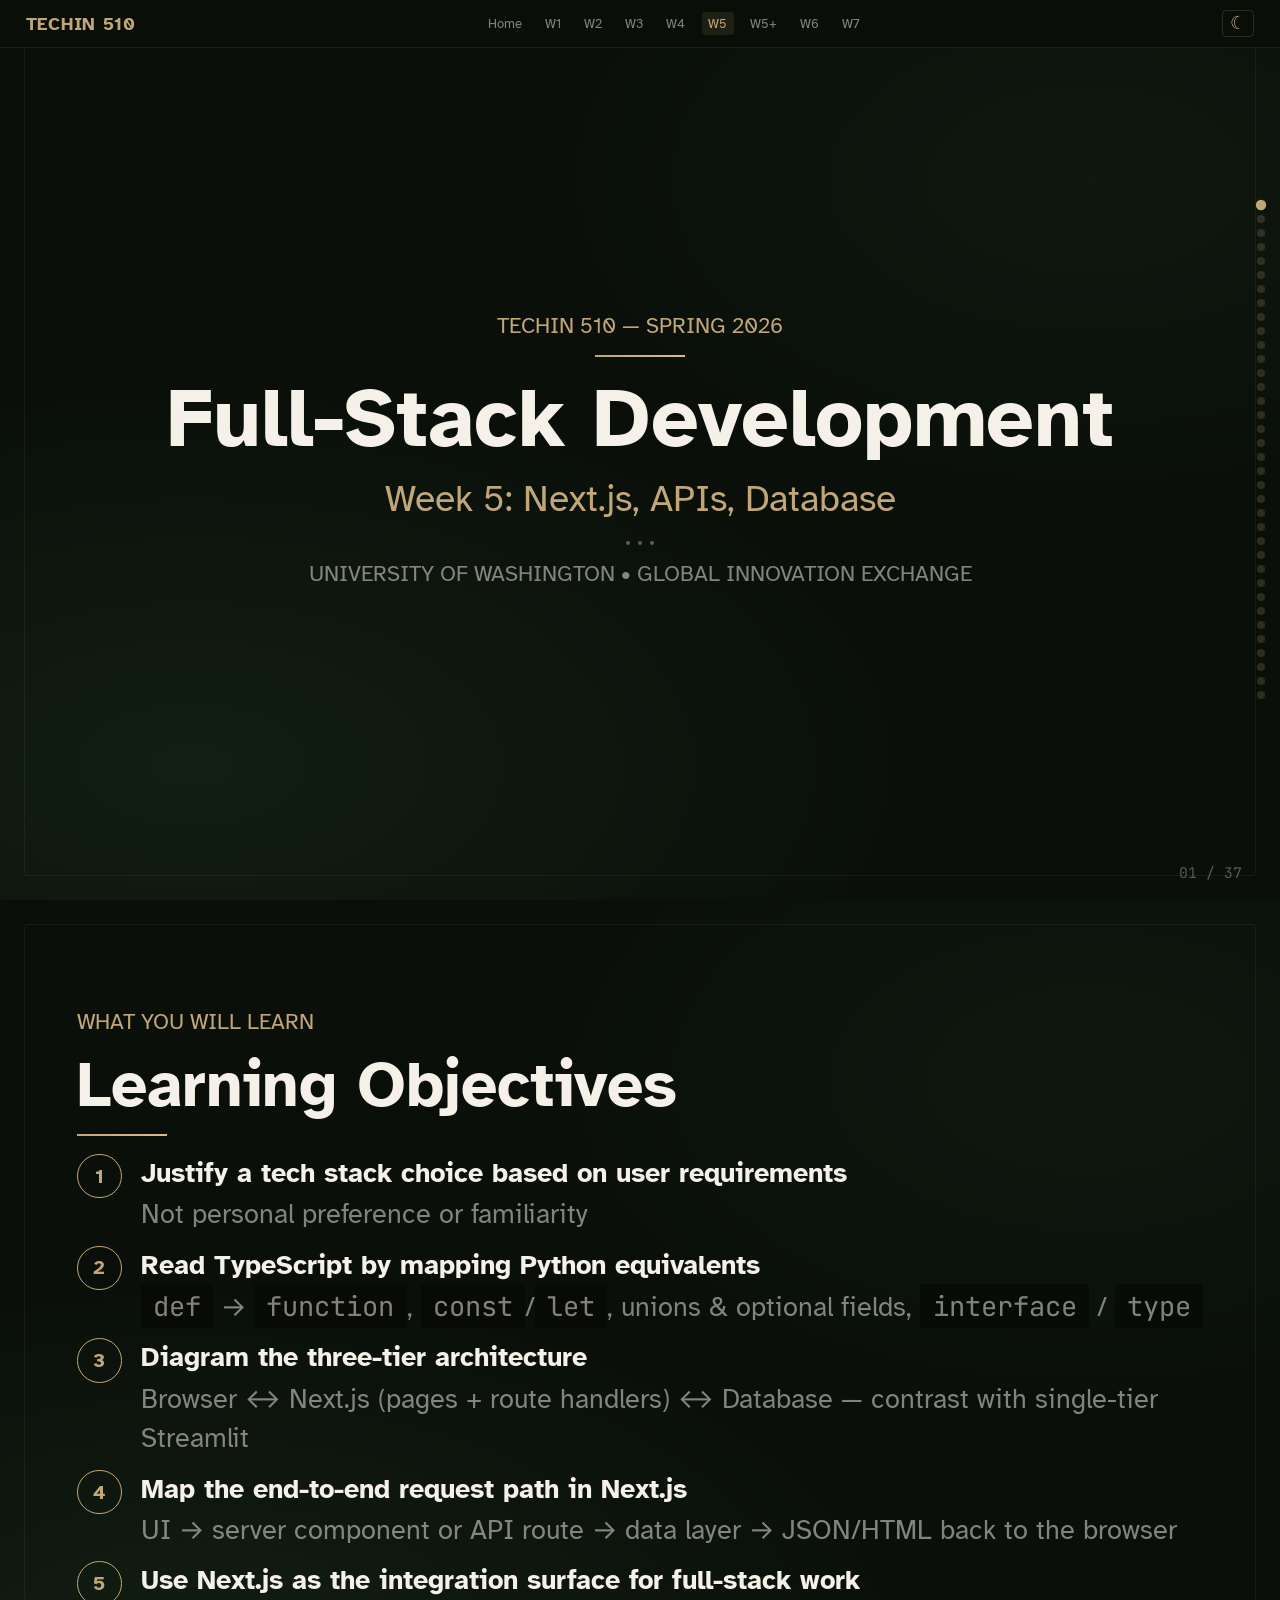
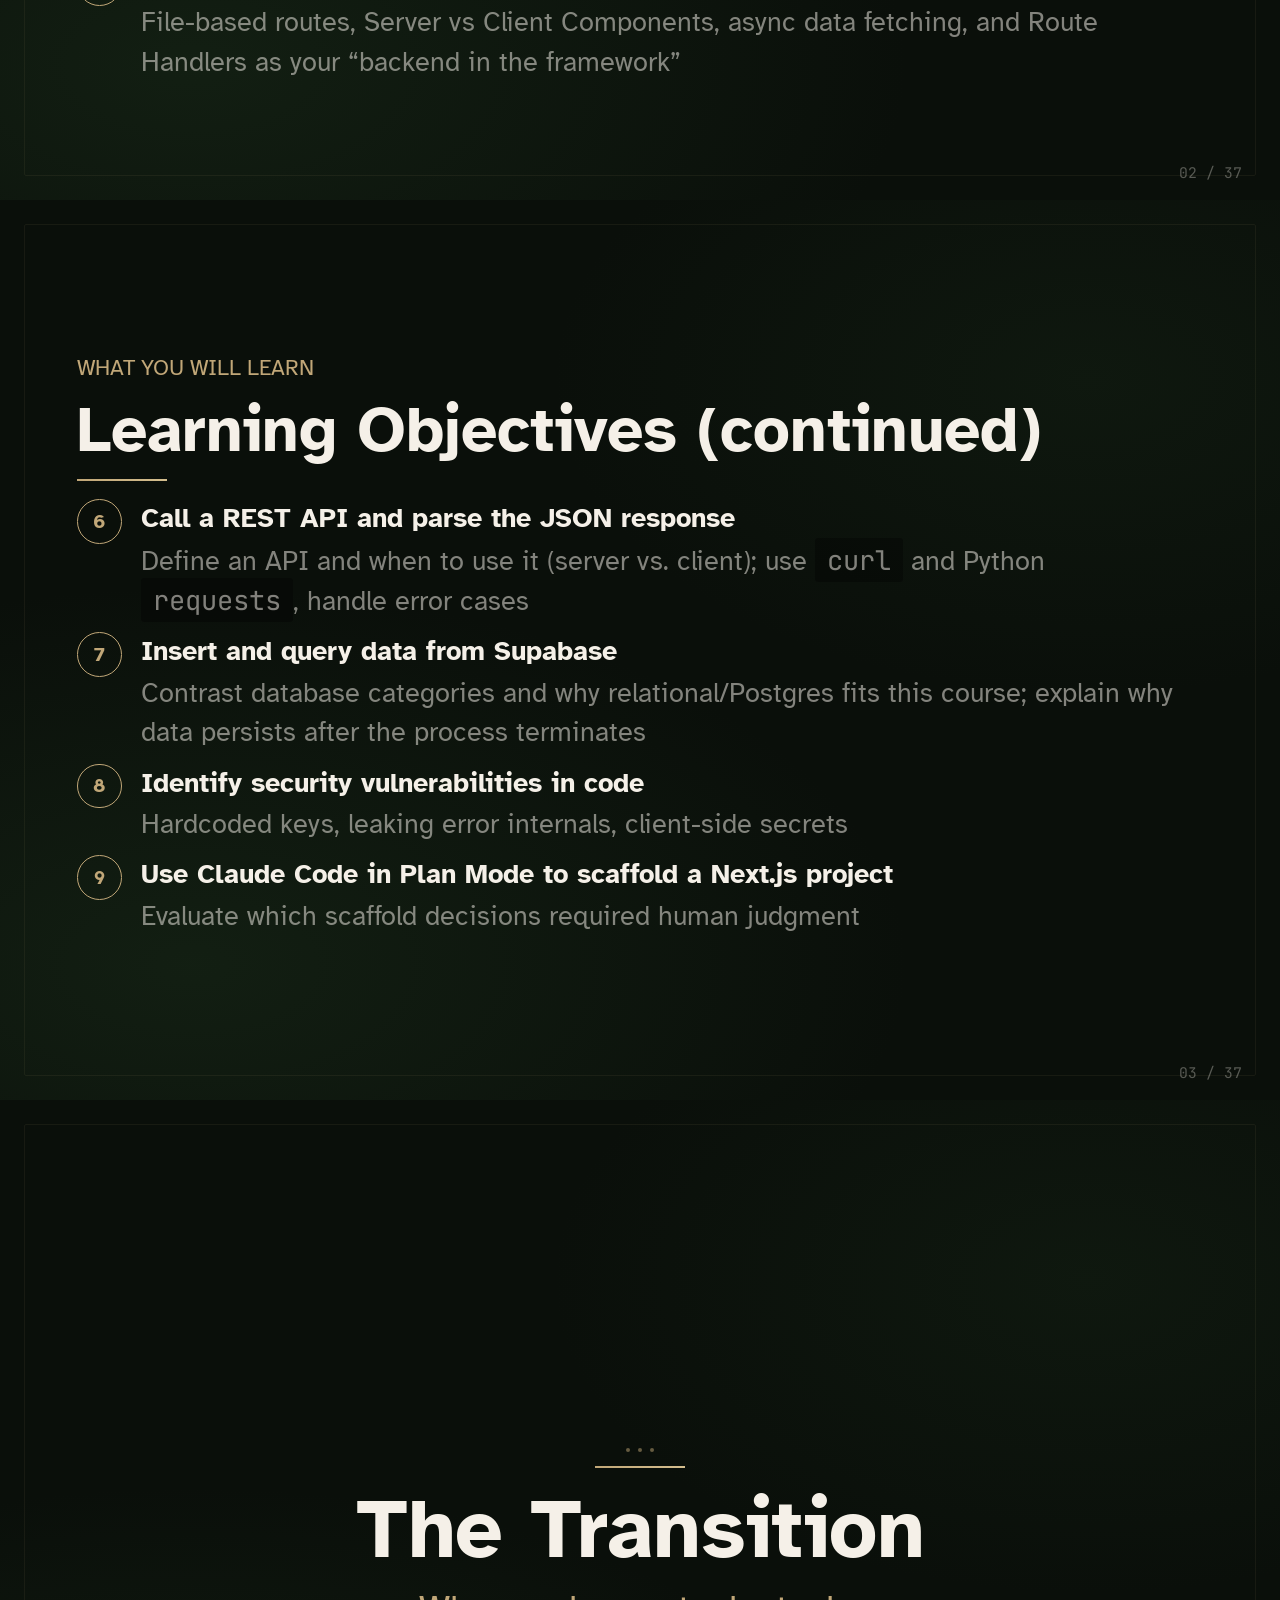
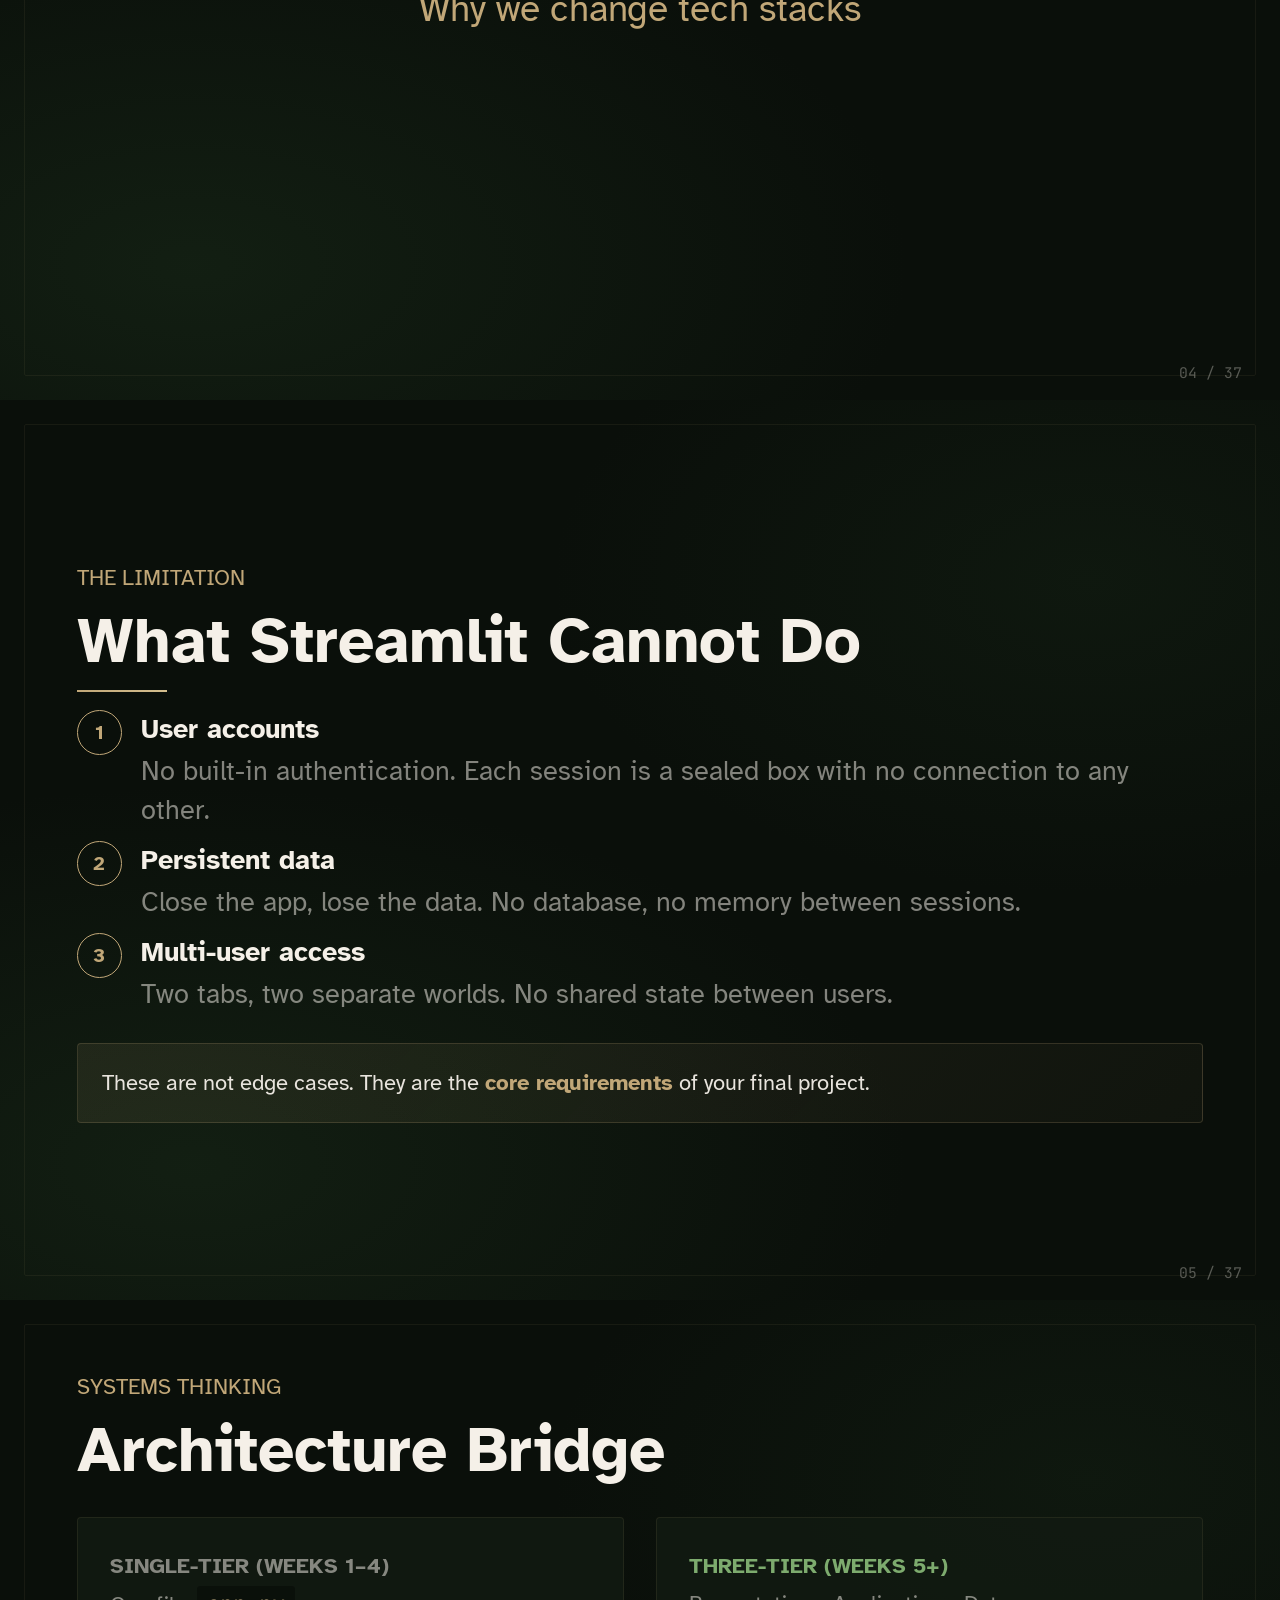
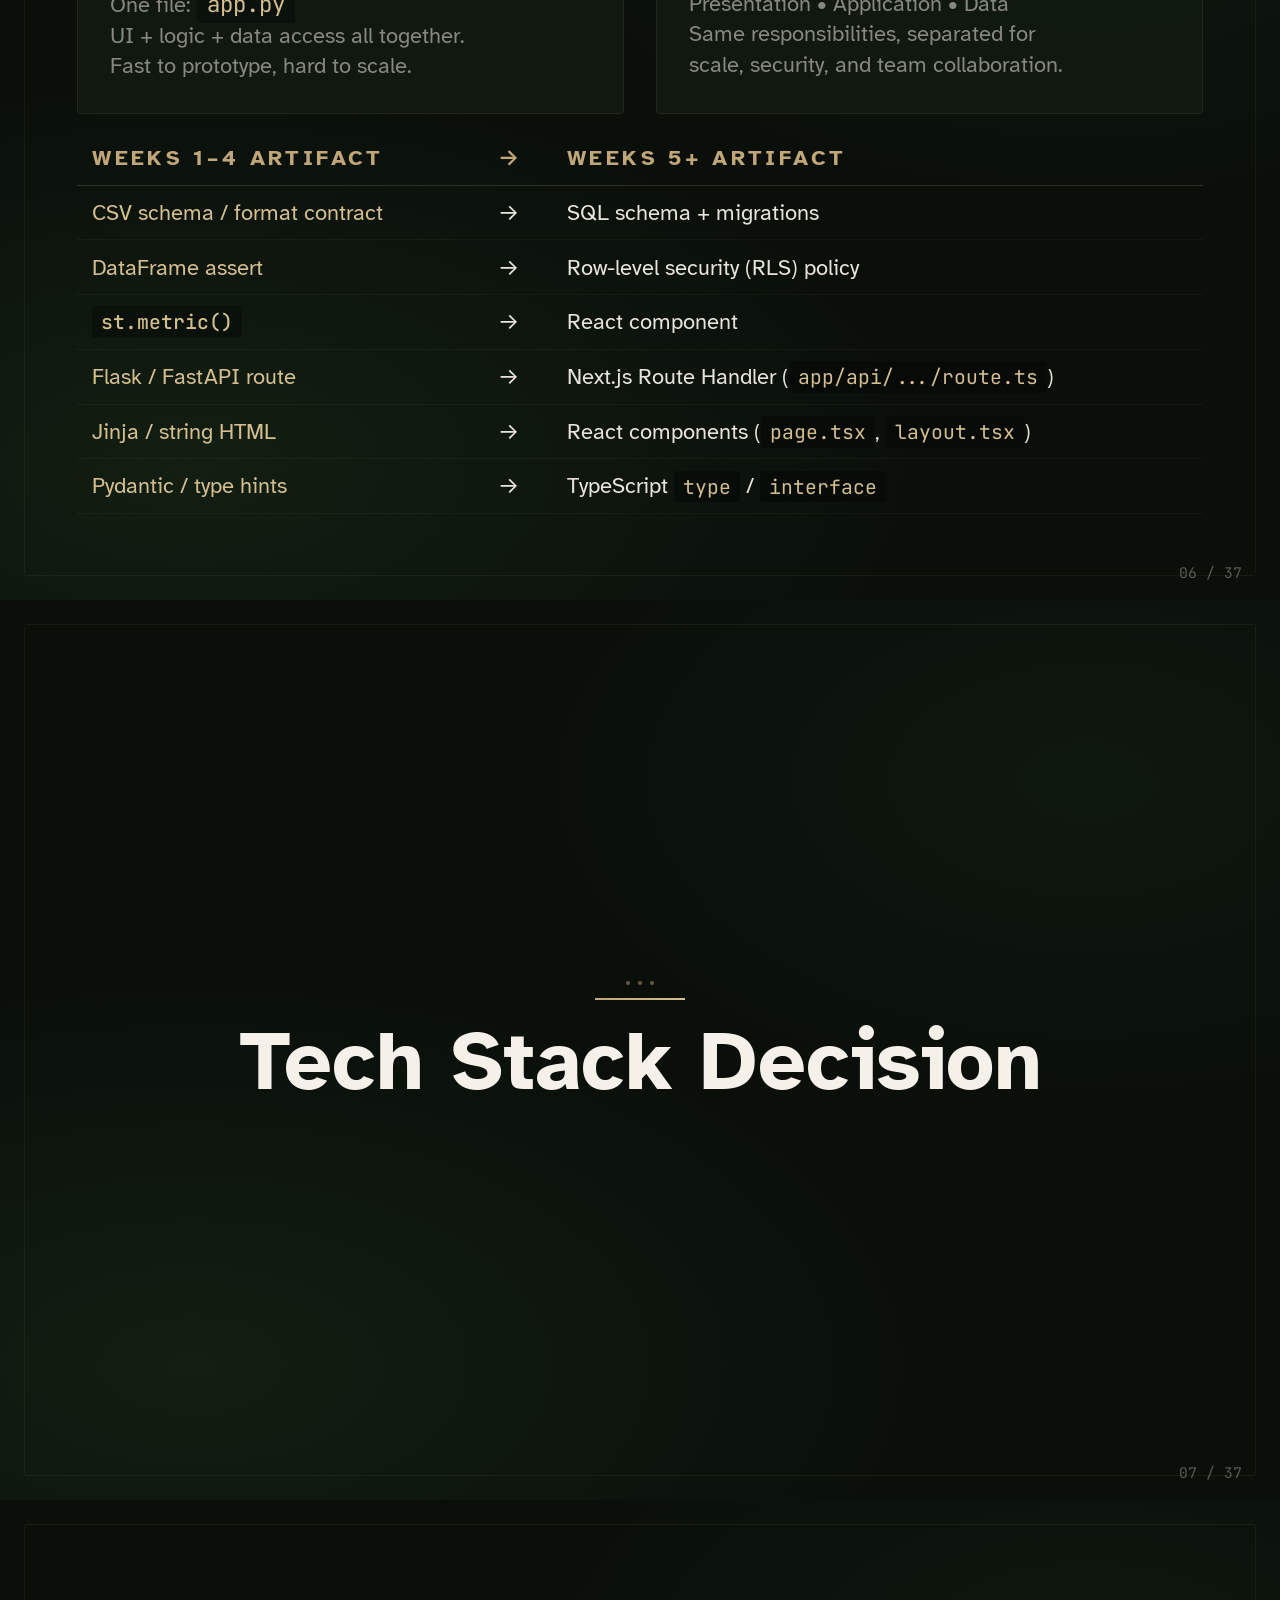
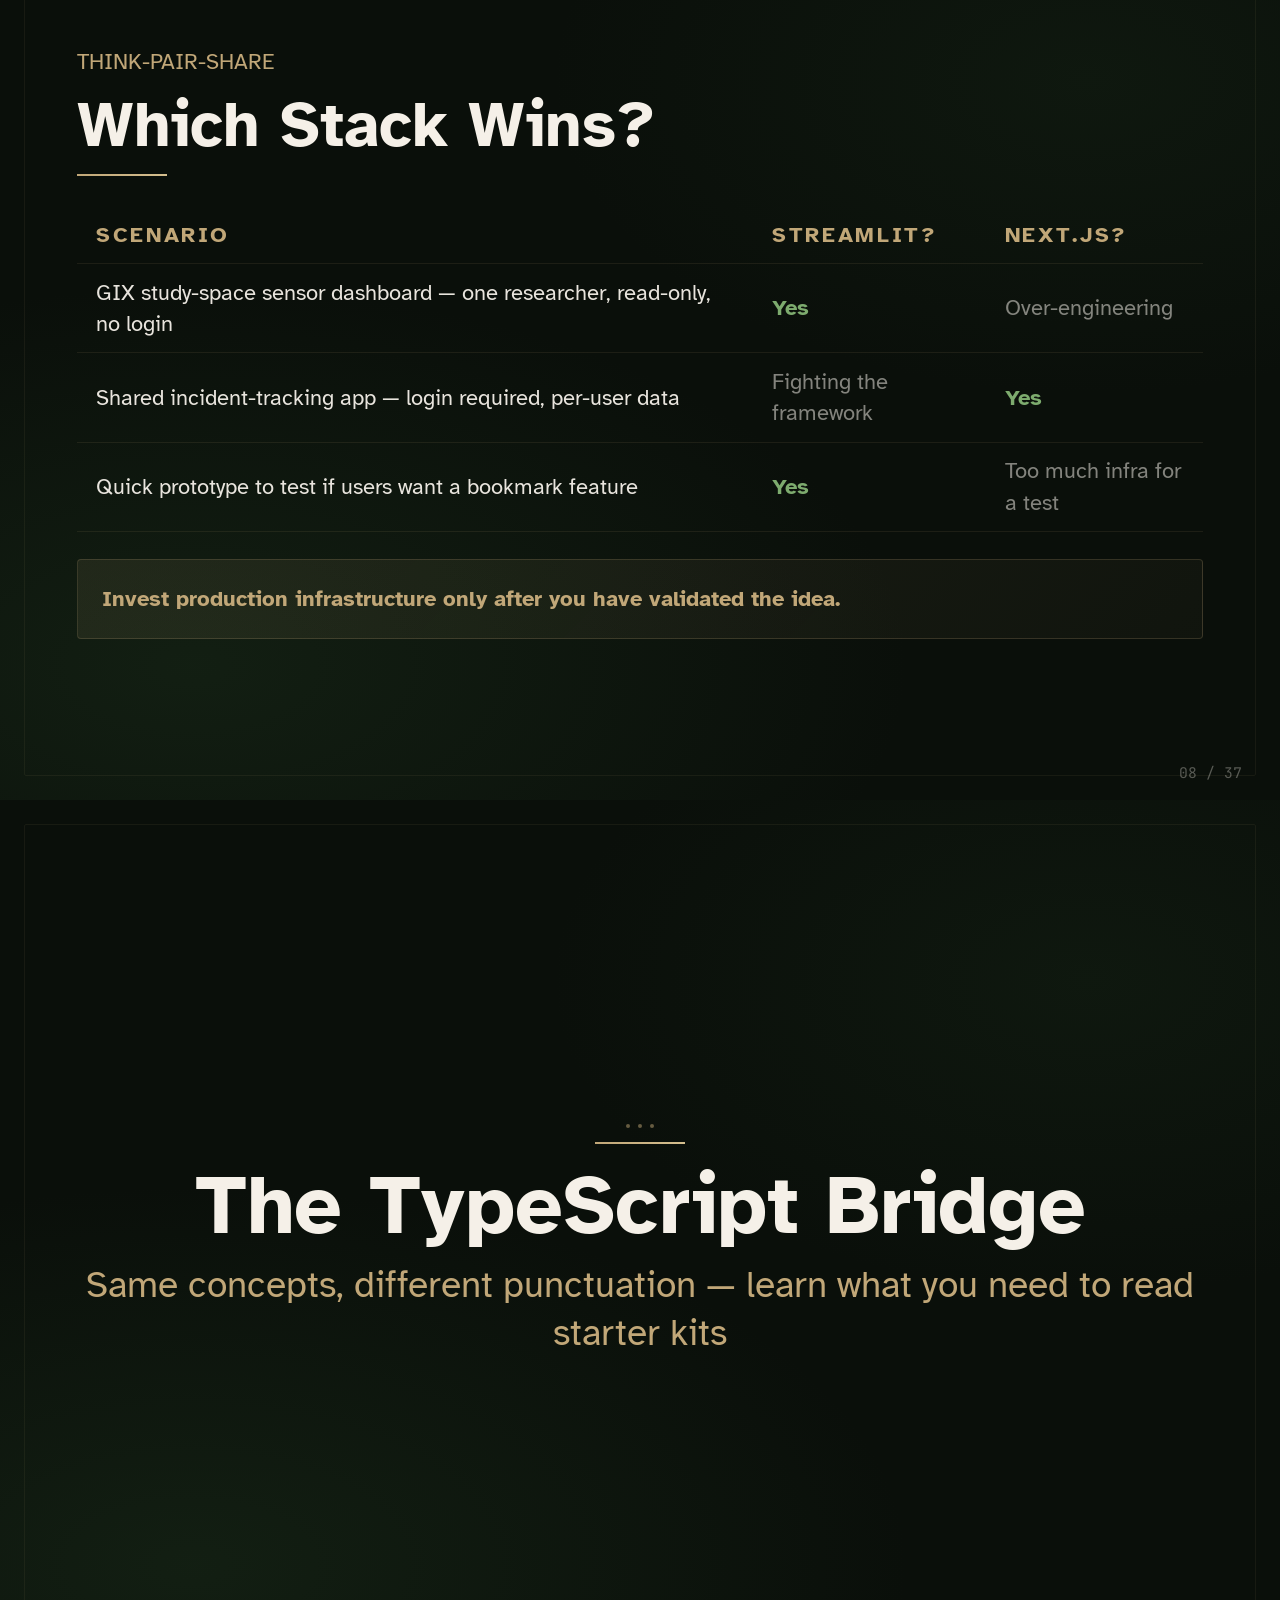
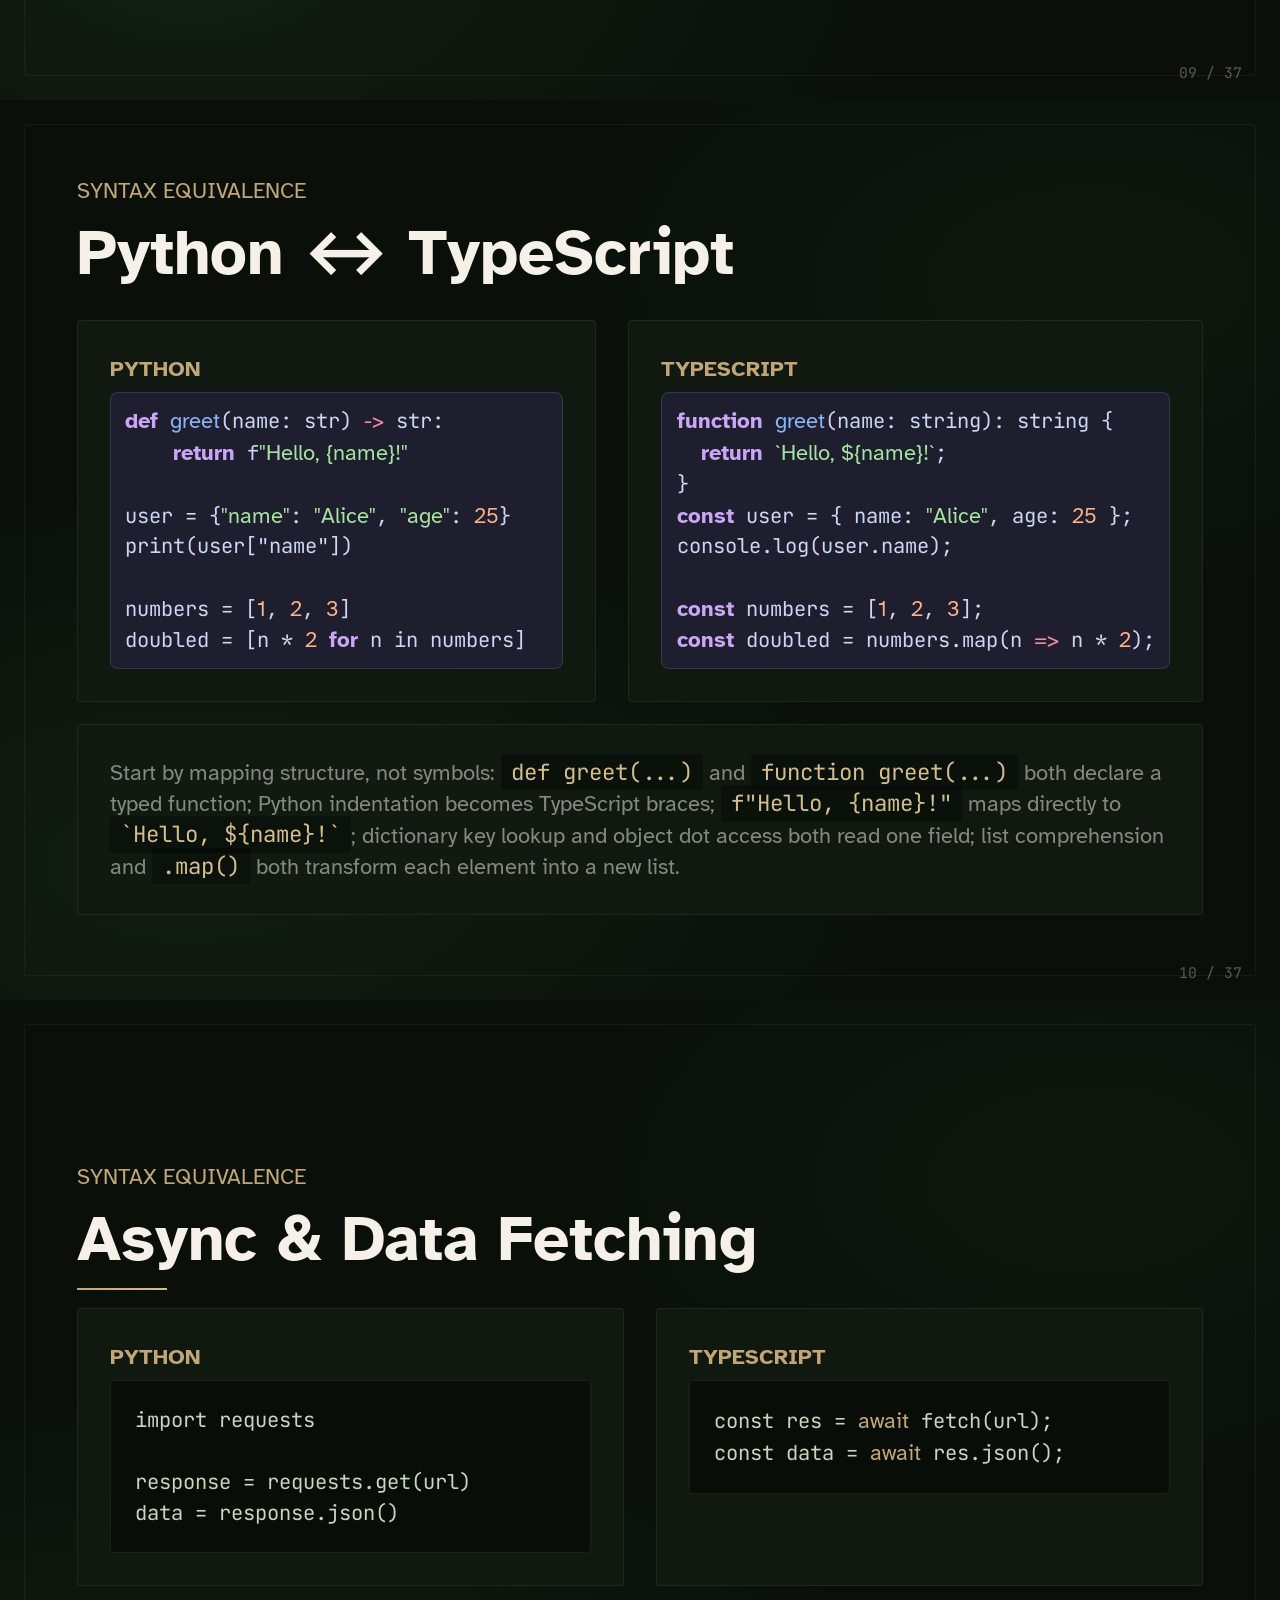
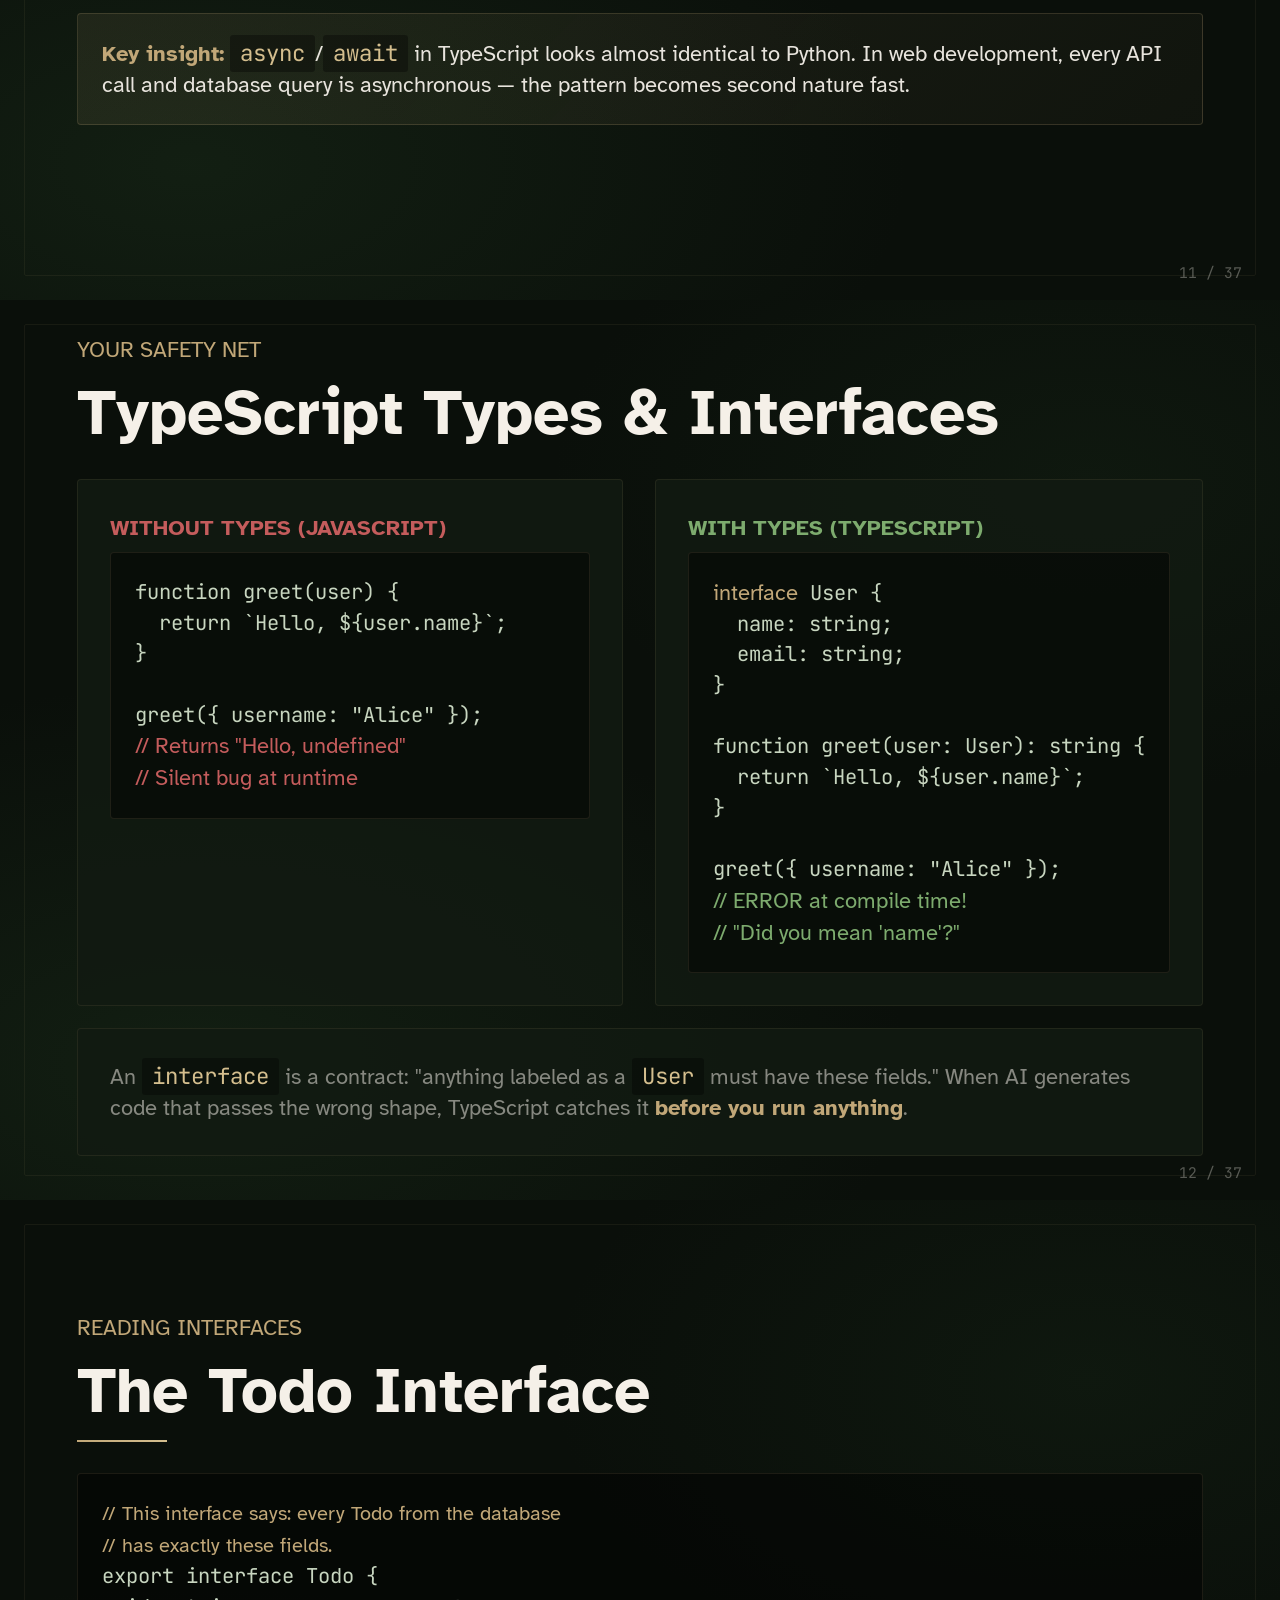
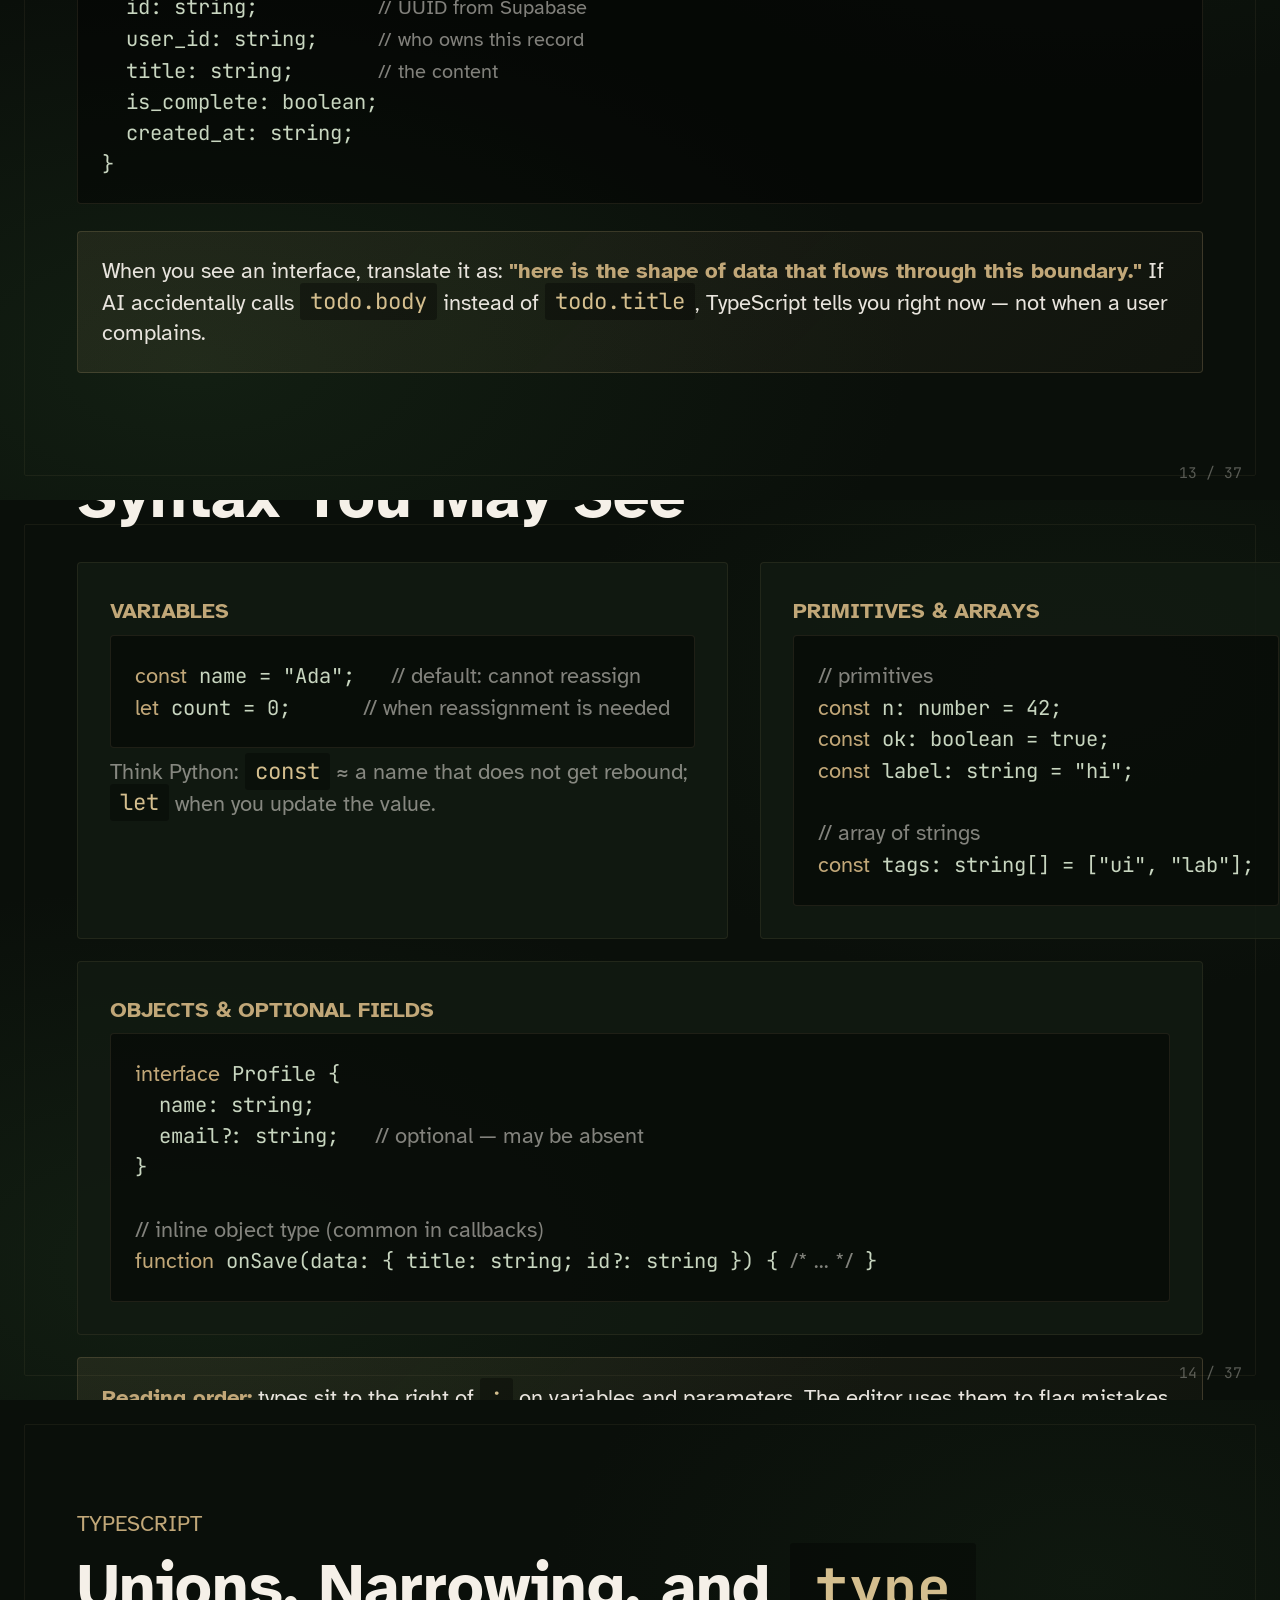
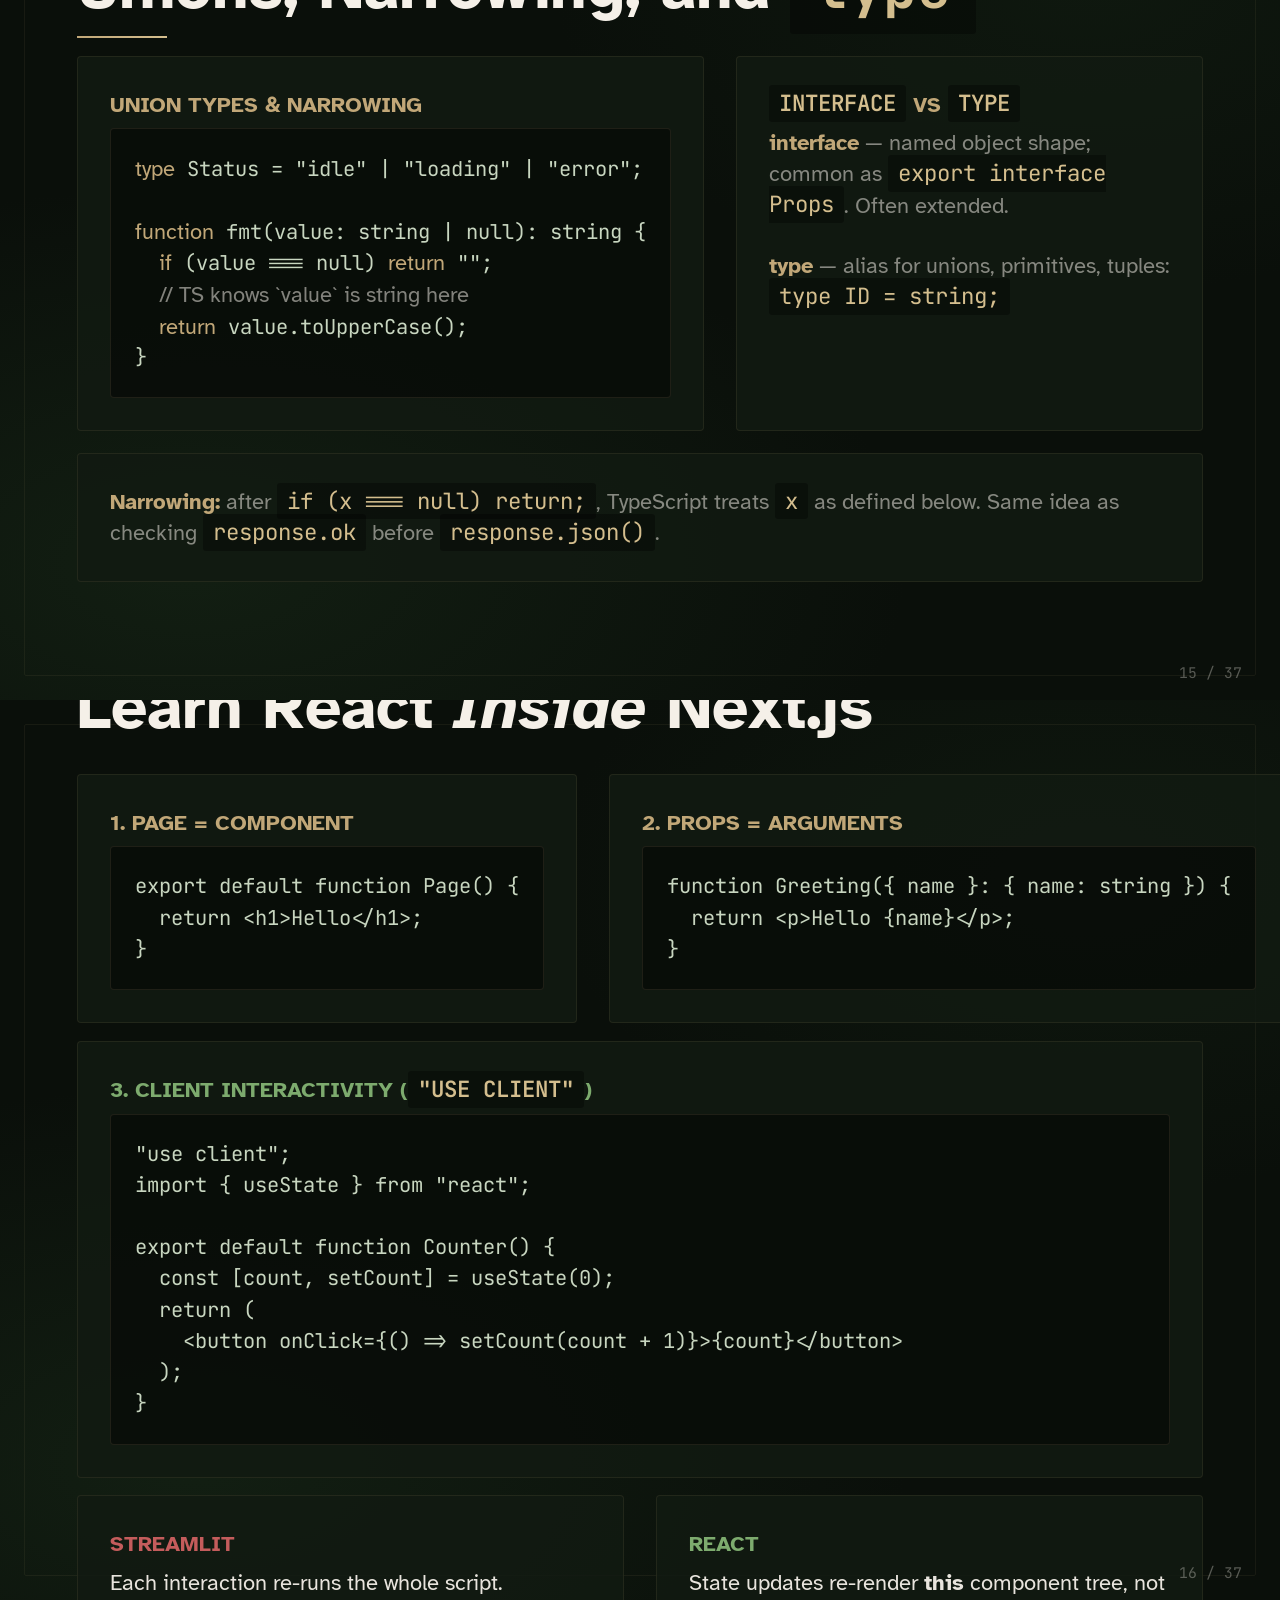
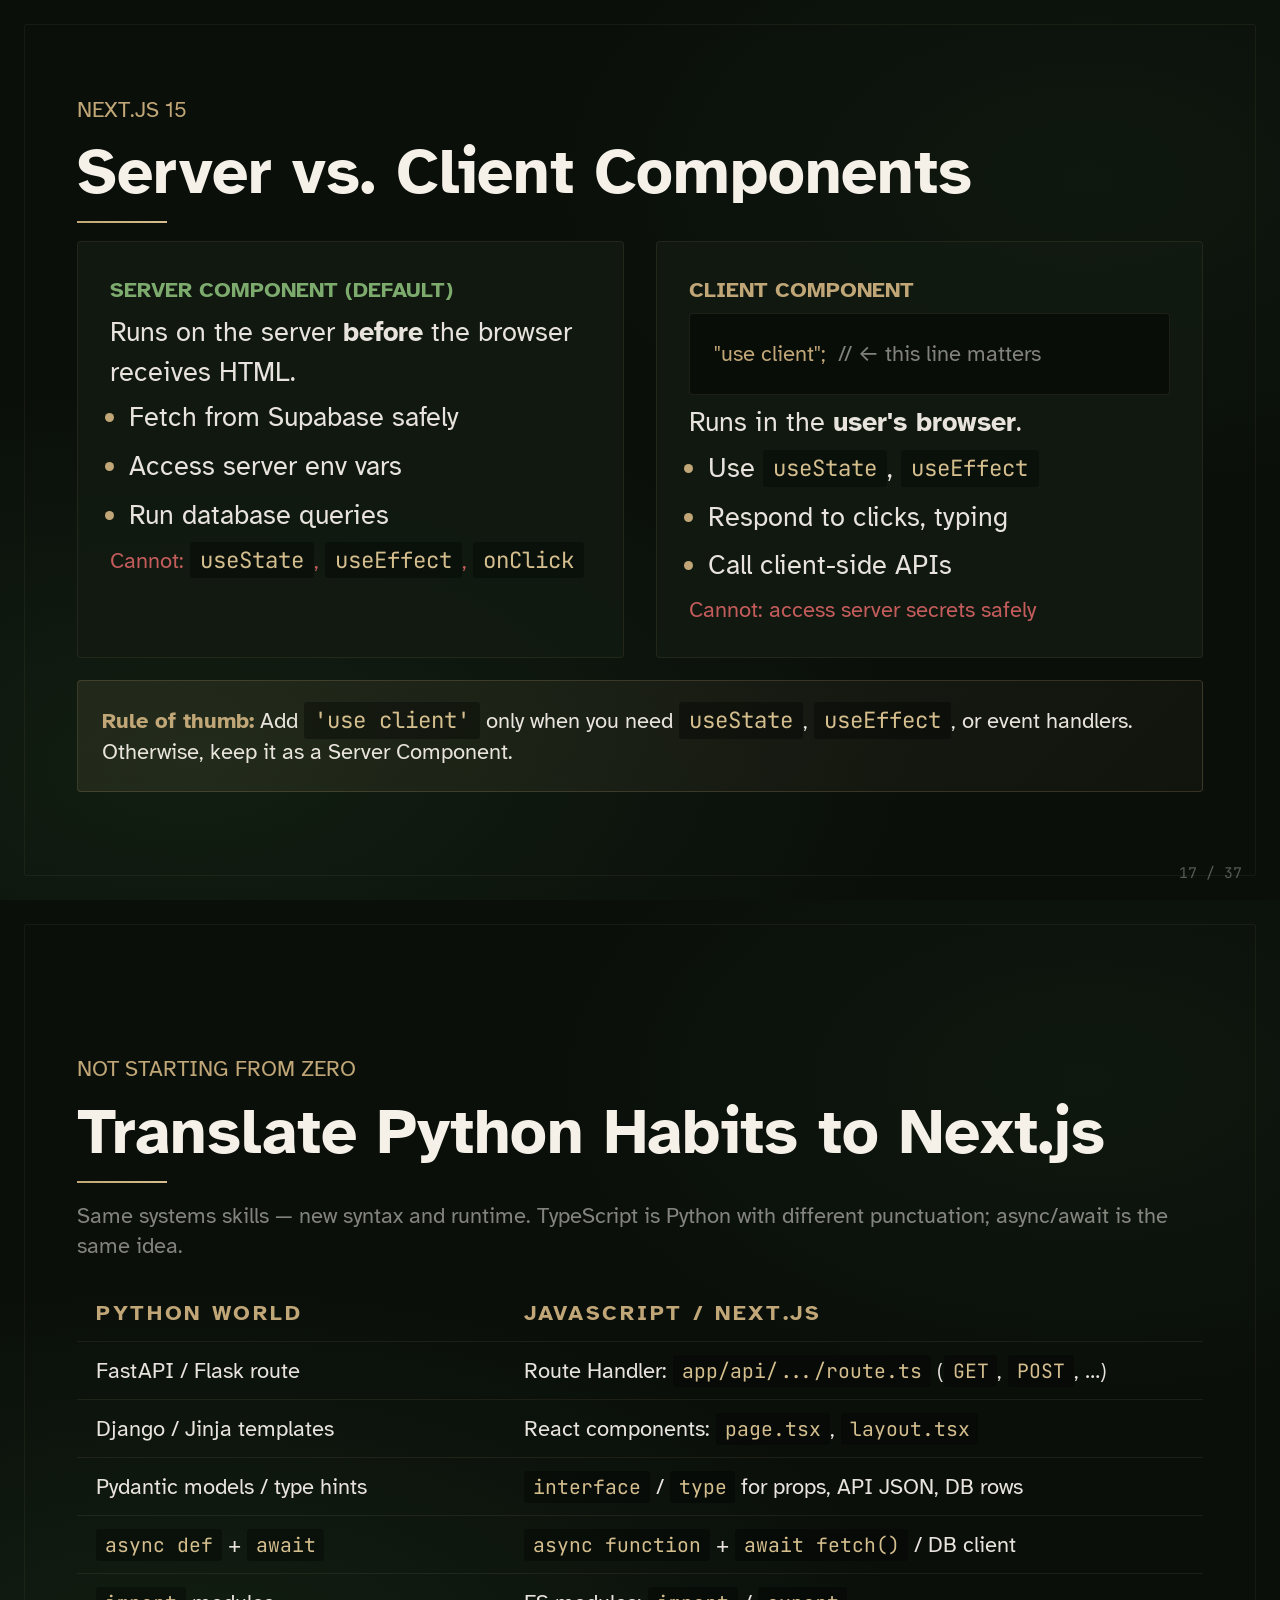
<file: week5-slides.html>
<!DOCTYPE html>
<html lang="en">

<head>
  <meta charset="UTF-8">
  <meta name="viewport" content="width=device-width, initial-scale=1.0">
  <title>TECHIN 510 Week 5 — Full-Stack Web with Next.js</title>
  <link rel="stylesheet" href="css/theme.css">
  <link rel="stylesheet" href="css/slides.css">
  <link rel="stylesheet" href="css/site-nav.css">
  <style>
    /* Slide 10: IDE-like syntax palette scoped to this slide only. */
    #s10 pre.ide-code {
      margin: 0;
      padding: 0.75rem 0.9rem;
      border: 1px solid rgba(140, 170, 238, 0.18);
      border-radius: 8px;
      background: #1e1e2e;
      box-shadow: inset 0 0 0 1px rgba(30, 30, 46, 0.2);
    }

    #s10 pre.ide-code code {
      color: #cdd6f4;
      font-size: clamp(0.66rem, 1.02vw, 0.8rem);
      line-height: 1.45;
    }

    #s10 .tok-kw {
      color: #cba6f7;
      font-weight: 600;
    }

    #s10 .tok-fn {
      color: #89b4fa;
    }

    #s10 .tok-str {
      color: #a6e3a1;
    }

    #s10 .tok-num {
      color: #fab387;
    }

    #s10 .tok-op {
      color: #f38ba8;
    }
  </style>
</head>

<body>

  <nav class="site-nav" id="site-nav">
    <a href="index.html" class="site-nav-brand">TECHIN 510</a>
    <button class="site-nav-toggle" id="navToggle" aria-label="Toggle navigation">&#9776;</button>
    <div class="site-nav-links" id="navLinks">
      <a href="index.html">Home</a>
      <a href="week1-slides.html">W1</a>
      <a href="week2-slides.html">W2</a>
      <a href="week3-slides.html">W3</a>
      <a href="week4-slides.html">W4</a>
      <a href="week5-slides.html">W5</a>
      <a href="week5-tools-slides.html">W5+</a>
      <a href="week6-slides.html">W6</a>
      <a href="week7-agentic-os-slides.html">W7</a>
    </div>
  </nav>

  <div id="progress"></div>

  <div id="nav-dots"></div>

  <button class="edit-btn" id="editBtn" title="Toggle edit mode (E)">E</button>

  <!-- ============================================================
     SLIDE 1 — Title
  -->
  <section class="slide title-slide" id="s1">
    <div class="overline">TECHIN 510 &mdash; Spring 2026</div>
    <div class="accent-line"></div>
    <h1>Full-Stack Development</h1>
    <div class="subtitle">Week 5: Next.js, APIs, Database </div>
    <div class="dots"><span></span><span></span><span></span></div>
    <div class="meta-line">University of Washington &bull; Global Innovation Exchange</div>
    <div class="slide-num">01 / 37</div>
  </section>

  <!-- ============================================================
     SLIDE 2 — Learning Objectives 1/2
  -->
  <section class="slide" id="s2">
    <div class="overline">What You Will Learn</div>
    <h2>Learning Objectives</h2>
    <div class="accent-line"></div>

    <div class="num-feature">
      <div class="num-circle">1</div>
      <div class="num-text">
        <strong>Justify a tech stack choice based on user requirements</strong>
        <span>Not personal preference or familiarity</span>
      </div>
    </div>
    <div class="num-feature">
      <div class="num-circle">2</div>
      <div class="num-text">
        <strong>Read TypeScript by mapping Python equivalents</strong>
        <span><span class="inline-code">def</span> &rarr; <span class="inline-code">function</span>, <span class="inline-code">const</span>/<span class="inline-code">let</span>, unions &amp; optional fields, <span class="inline-code">interface</span> / <span class="inline-code">type</span></span>
      </div>
    </div>
    <div class="num-feature">
      <div class="num-circle">3</div>
      <div class="num-text">
        <strong>Diagram the three-tier architecture</strong>
        <span>Browser &harr; Next.js (pages + route handlers) &harr; Database &mdash; contrast with single-tier Streamlit</span>
      </div>
    </div>
    <div class="num-feature">
      <div class="num-circle">4</div>
      <div class="num-text">
        <strong>Map the end-to-end request path in Next.js</strong>
        <span>UI &rarr; server component or API route &rarr; data layer &rarr; JSON/HTML back to the browser</span>
      </div>
    </div>
    <div class="num-feature">
      <div class="num-circle">5</div>
      <div class="num-text">
        <strong>Use Next.js as the integration surface for full-stack work</strong>
        <span>File-based routes, Server vs Client Components, async data fetching, and Route Handlers as your &ldquo;backend in the framework&rdquo;</span>
      </div>
    </div>

    <div class="slide-num">02 / 37</div>
  </section>

  <!-- ============================================================
     SLIDE 3 — Learning Objectives 2/2
  -->
  <section class="slide" id="s3">
    <div class="overline">What You Will Learn</div>
    <h2>Learning Objectives (continued)</h2>
    <div class="accent-line"></div>

    <div class="num-feature">
      <div class="num-circle">6</div>
      <div class="num-text">
        <strong>Call a REST API and parse the JSON response</strong>
        <span>Define an API and when to use it (server vs. client); use <span class="inline-code">curl</span> and Python <span class="inline-code">requests</span>, handle error cases</span>
      </div>
    </div>
    <div class="num-feature">
      <div class="num-circle">7</div>
      <div class="num-text">
        <strong>Insert and query data from Supabase</strong>
        <span>Contrast database categories and why relational/Postgres fits this course; explain why data persists after the process terminates</span>
      </div>
    </div>
    <div class="num-feature">
      <div class="num-circle">8</div>
      <div class="num-text">
        <strong>Identify security vulnerabilities in code</strong>
        <span>Hardcoded keys, leaking error internals, client-side secrets</span>
      </div>
    </div>
    <div class="num-feature">
      <div class="num-circle">9</div>
      <div class="num-text">
        <strong>Use Claude Code in Plan Mode to scaffold a Next.js project</strong>
        <span>Evaluate which scaffold decisions required human judgment</span>
      </div>
    </div>

    <div class="slide-num">03 / 37</div>
  </section>

  <!-- ============================================================
     SLIDE 4 — Section Divider: The Transition
  -->
  <section class="slide title-slide" id="s4">
    <div class="dots"><span></span><span></span><span></span></div>
    <div class="accent-line"></div>
    <h1>The Transition</h1>
    <div class="subtitle">Why we change tech stacks</div>
    <div class="slide-num">04 / 37</div>
  </section>

  <!-- ============================================================
     SLIDE 5 — What Streamlit Cannot Do
  -->
  <section class="slide" id="s5">
    <div class="overline">The Limitation</div>
    <h2>What Streamlit Cannot Do</h2>
    <div class="accent-line"></div>

    <div class="num-feature">
      <div class="num-circle">1</div>
      <div class="num-text">
        <strong>User accounts</strong>
        <span>No built-in authentication. Each session is a sealed box with no connection to any other.</span>
      </div>
    </div>
    <div class="num-feature">
      <div class="num-circle">2</div>
      <div class="num-text">
        <strong>Persistent data</strong>
        <span>Close the app, lose the data. No database, no memory between sessions.</span>
      </div>
    </div>
    <div class="num-feature">
      <div class="num-circle">3</div>
      <div class="num-text">
        <strong>Multi-user access</strong>
        <span>Two tabs, two separate worlds. No shared state between users.</span>
      </div>
    </div>

    <div class="highlight-box" style="margin-top: clamp(0.8rem, 2vh, 1.5rem);">
      <p style="font-size: clamp(0.75rem, 1.2vw, 0.9rem); color: var(--fg);">
        These are not edge cases. They are the <strong style="color: var(--gold);">core requirements</strong> of your final project.
      </p>
    </div>

    <div class="slide-num">05 / 37</div>
  </section>

  <!-- ============================================================
     SLIDE 6 — Architecture Bridge
  -->
  <section class="slide" id="s6">
    <div class="overline">Systems Thinking</div>
    <h2>Architecture Bridge</h2>
    <div class="accent-line"></div>

    <div class="two-col">
      <div class="card">
        <div class="col-label" style="color: var(--fg-dim);">Single-Tier (Weeks 1&ndash;4)</div>
        <p style="font-size: clamp(0.75rem, 1.2vw, 0.9rem); color: var(--fg-dim);">
          One file: <span class="inline-code">app.py</span><br>
          UI + logic + data access all together.<br>
          Fast to prototype, hard to scale.
        </p>
      </div>
      <div class="card">
        <div class="col-label good">Three-Tier (Weeks 5+)</div>
        <p style="font-size: clamp(0.75rem, 1.2vw, 0.9rem); color: var(--fg-dim);">
          Presentation &bull; Application &bull; Data<br>
          Same responsibilities, separated for<br>
          scale, security, and team collaboration.
        </p>
      </div>
    </div>

    <table class="slide-table" style="margin-top: clamp(0.35rem, 1vh, 0.65rem); font-size: clamp(0.62rem, 0.95vw, 0.76rem);">
      <thead>
        <tr><th>Weeks 1&ndash;4 Artifact</th><th>&rarr;</th><th>Weeks 5+ Artifact</th></tr>
      </thead>
      <tbody>
        <tr><td>CSV schema / format contract</td><td>&rarr;</td><td>SQL schema + migrations</td></tr>
        <tr><td>DataFrame assert</td><td>&rarr;</td><td>Row-level security (RLS) policy</td></tr>
        <tr><td><span class="inline-code">st.metric()</span></td><td>&rarr;</td><td>React component</td></tr>
        <tr><td>Flask / FastAPI route</td><td>&rarr;</td><td>Next.js Route Handler (<span class="inline-code">app/api/.../route.ts</span>)</td></tr>
        <tr><td>Jinja / string HTML</td><td>&rarr;</td><td>React components (<span class="inline-code">page.tsx</span>, <span class="inline-code">layout.tsx</span>)</td></tr>
        <tr><td>Pydantic / type hints</td><td>&rarr;</td><td>TypeScript <span class="inline-code">type</span> / <span class="inline-code">interface</span></td></tr>
      </tbody>
    </table>

    <div class="slide-num">06 / 37</div>
  </section>

  <!-- ============================================================
     SLIDE 7 — Section Divider: Tech Stack Decision
  -->
  <section class="slide title-slide" id="s7">
    <div class="dots"><span></span><span></span><span></span></div>
    <div class="accent-line"></div>
    <h1>Tech Stack Decision</h1>
    <div class="slide-num">07 / 37</div>
  </section>

  <!-- ============================================================
     SLIDE 8 — Tech Stack Scenarios
  -->
  <section class="slide" id="s8">
    <div class="overline">Think-Pair-Share</div>
    <h2>Which Stack Wins?</h2>
    <div class="accent-line"></div>

    <table class="compare-table">
      <thead>
        <tr>
          <th style="width: 60%;">Scenario</th>
          <th>Streamlit?</th>
          <th>Next.js?</th>
        </tr>
      </thead>
      <tbody>
        <tr>
          <td>GIX study-space sensor dashboard &mdash; one researcher, read-only, no login</td>
          <td style="color: var(--green-soft); font-weight: 600;">Yes</td>
          <td style="color: var(--fg-dim);">Over-engineering</td>
        </tr>
        <tr>
          <td>Shared incident-tracking app &mdash; login required, per-user data</td>
          <td style="color: var(--fg-dim);">Fighting the framework</td>
          <td style="color: var(--green-soft); font-weight: 600;">Yes</td>
        </tr>
        <tr>
          <td>Quick prototype to test if users want a bookmark feature</td>
          <td style="color: var(--green-soft); font-weight: 600;">Yes</td>
          <td style="color: var(--fg-dim);">Too much infra for a test</td>
        </tr>
      </tbody>
    </table>

    <div class="highlight-box" style="margin-top: clamp(0.5rem, 1.5vh, 1rem);">
      <p style="font-size: clamp(0.75rem, 1.2vw, 0.9rem); color: var(--fg);">
        <strong style="color: var(--gold);">Invest production infrastructure only after you have validated the idea.</strong>
      </p>
    </div>

    <div class="slide-num">08 / 37</div>
  </section>

  <!-- ============================================================
     SLIDE 9 — Section Divider: TypeScript Bridge
  -->
  <section class="slide title-slide" id="s9">
    <div class="dots"><span></span><span></span><span></span></div>
    <div class="accent-line"></div>
    <h1>The TypeScript Bridge</h1>
    <div class="subtitle">Same concepts, different punctuation &mdash; learn what you need to read starter kits</div>
    <div class="slide-num">09 / 37</div>
  </section>

  <!-- ============================================================
     SLIDE 10 — Python vs. TypeScript Syntax
  -->
  <section class="slide" id="s10">
    <div class="overline">Syntax Equivalence</div>
    <h2>Python &harr; TypeScript</h2>
    <div class="accent-line"></div>

    <div class="two-col">
      <div class="card">
        <div class="col-label" style="color: var(--gold);">Python</div>
        <pre class="ide-code"><code><span class="tok-kw">def</span> <span class="tok-fn">greet</span>(name: str) <span class="tok-op">-></span> str:
    <span class="tok-kw">return</span> f<span class="tok-str">"Hello, {name}!"</span>

user = {<span class="tok-str">"name"</span>: <span class="tok-str">"Alice"</span>, <span class="tok-str">"age"</span>: <span class="tok-num">25</span>}
print(user["name"])

numbers = [<span class="tok-num">1</span>, <span class="tok-num">2</span>, <span class="tok-num">3</span>]
doubled = [n * <span class="tok-num">2</span> <span class="tok-kw">for</span> n in numbers]</code></pre>
      </div>
      <div class="card">
        <div class="col-label" style="color: var(--gold);">TypeScript</div>
        <pre class="ide-code"><code><span class="tok-kw">function</span> <span class="tok-fn">greet</span>(name: string): string {
  <span class="tok-kw">return</span> <span class="tok-str">`Hello, ${name}!`</span>;
}
<span class="tok-kw">const</span> user = { name: <span class="tok-str">"Alice"</span>, age: <span class="tok-num">25</span> };
console.log(user.name);

<span class="tok-kw">const</span> numbers = [<span class="tok-num">1</span>, <span class="tok-num">2</span>, <span class="tok-num">3</span>];
<span class="tok-kw">const</span> doubled = numbers.map(n <span class="tok-op">=></span> n * <span class="tok-num">2</span>);</code></pre>
      </div>
    </div>

    <div class="card" style="margin-top: clamp(0.5rem, 1.5vh, 0.8rem);">
      <p style="font-size: clamp(0.7rem, 1.1vw, 0.85rem); color: var(--fg-dim);">
        Start by mapping structure, not symbols:
        <span class="inline-code">def greet(...)</span> and <span class="inline-code">function greet(...)</span> both declare a typed function;
        Python indentation becomes TypeScript braces;
        <span class="inline-code">f"Hello, {name}!"</span> maps directly to <span class="inline-code">`Hello, ${name}!`</span>;
        dictionary key lookup and object dot access both read one field;
        list comprehension and <span class="inline-code">.map()</span> both transform each element into a new list.
      </p>
    </div>

    <div class="slide-num">10 / 37</div>
  </section>

  <!-- ============================================================
     SLIDE 11 — Async Comparison
  -->
  <section class="slide" id="s11">
    <div class="overline">Syntax Equivalence</div>
    <h2>Async &amp; Data Fetching</h2>
    <div class="accent-line"></div>

    <div class="two-col">
      <div class="card">
        <div class="col-label" style="color: var(--gold);">Python</div>
        <pre style="margin:0;"><code>import requests

response = requests.get(url)
data = response.json()</code></pre>
      </div>
      <div class="card">
        <div class="col-label" style="color: var(--gold);">TypeScript</div>
        <pre style="margin:0;"><code>const res = <span style="color: var(--gold);">await</span> fetch(url);
const data = <span style="color: var(--gold);">await</span> res.json();</code></pre>
      </div>
    </div>

    <div class="highlight-box" style="margin-top: clamp(0.8rem, 2vh, 1.2rem);">
      <p style="font-size: clamp(0.75rem, 1.2vw, 0.9rem); color: var(--fg);">
        <strong style="color: var(--gold);">Key insight:</strong> <span class="inline-code">async</span>/<span class="inline-code">await</span> in TypeScript looks almost identical to Python.
        In web development, every API call and database query is asynchronous &mdash; the pattern becomes second nature fast.
      </p>
    </div>

    <div class="slide-num">11 / 37</div>
  </section>

  <!-- ============================================================
     SLIDE 12 — TypeScript Types &amp; Interfaces
  -->
  <section class="slide" id="s12">
    <div class="overline">Your Safety Net</div>
    <h2>TypeScript Types &amp; Interfaces</h2>
    <div class="accent-line"></div>

    <div class="two-col">
      <div class="card">
        <div class="col-label bad">Without Types (JavaScript)</div>
        <pre style="margin:0;"><code>function greet(user) {
  return `Hello, ${user.name}`;
}

greet({ username: "Alice" });
<span style="color: var(--red-soft);">// Returns "Hello, undefined"
// Silent bug at runtime</span></code></pre>
      </div>
      <div class="card">
        <div class="col-label good">With Types (TypeScript)</div>
        <pre style="margin:0;"><code><span style="color: var(--gold);">interface</span> User {
  name: string;
  email: string;
}

function greet(user: User): string {
  return `Hello, ${user.name}`;
}

greet({ username: "Alice" });
<span style="color: var(--green-soft);">// ERROR at compile time!
// "Did you mean 'name'?"</span></code></pre>
      </div>
    </div>

    <div class="card" style="margin-top: clamp(0.5rem, 1.5vh, 0.8rem);">
      <p style="font-size: clamp(0.7rem, 1.1vw, 0.85rem); color: var(--fg-dim);">
        An <span class="inline-code">interface</span> is a contract: "anything labeled as a <span class="inline-code">User</span> must have these fields." When AI generates code that passes the wrong shape, TypeScript catches it <strong style="color: var(--gold);">before you run anything</strong>.
      </p>
    </div>

    <div class="slide-num">12 / 37</div>
  </section>

  <!-- ============================================================
     SLIDE 13 — Interface Example: Todo
  -->
  <section class="slide" id="s13">
    <div class="overline">Reading Interfaces</div>
    <h2>The Todo Interface</h2>
    <div class="accent-line"></div>

    <pre><code><span style="color: var(--gold);">// This interface says: every Todo from the database
// has exactly these fields.</span>
export interface Todo {
  id: string;          <span style="color: var(--fg-dim);">// UUID from Supabase</span>
  user_id: string;     <span style="color: var(--fg-dim);">// who owns this record</span>
  title: string;       <span style="color: var(--fg-dim);">// the content</span>
  is_complete: boolean;
  created_at: string;
}</code></pre>

    <div class="highlight-box" style="margin-top: clamp(0.5rem, 1.5vh, 1rem);">
      <p style="font-size: clamp(0.75rem, 1.2vw, 0.9rem); color: var(--fg);">
        When you see an interface, translate it as: <strong style="color: var(--gold);">"here is the shape of data that flows through this boundary."</strong> If AI accidentally calls <span class="inline-code">todo.body</span> instead of <span class="inline-code">todo.title</span>, TypeScript tells you right now &mdash; not when a user complains.
      </p>
    </div>

    <div class="slide-num">13 / 37</div>
  </section>

  <!-- ============================================================
     SLIDE 14 — TypeScript: Syntax
  -->
  <section class="slide" id="s14">
    <div class="overline">TypeScript</div>
    <h2>Syntax You May See</h2>
    <div class="accent-line"></div>

    <div class="two-col">
      <div class="card">
        <div class="col-label" style="color: var(--gold);">Variables</div>
        <pre style="margin:0;"><code><span style="color: var(--gold);">const</span> name = "Ada";   <span style="color: var(--fg-dim);">// default: cannot reassign</span>
<span style="color: var(--gold);">let</span> count = 0;      <span style="color: var(--fg-dim);">// when reassignment is needed</span></code></pre>
        <p style="margin-top:0.5rem; font-size: clamp(0.7rem, 1.1vw, 0.85rem); color: var(--fg-dim);">
          Think Python: <span class="inline-code">const</span> &asymp; a name that does not get rebound; <span class="inline-code">let</span> when you update the value.
        </p>
      </div>
      <div class="card">
        <div class="col-label" style="color: var(--gold);">Primitives &amp; arrays</div>
        <pre style="margin:0;"><code><span style="color: var(--fg-dim);">// primitives</span>
<span style="color: var(--gold);">const</span> n: number = 42;
<span style="color: var(--gold);">const</span> ok: boolean = true;
<span style="color: var(--gold);">const</span> label: string = "hi";

<span style="color: var(--fg-dim);">// array of strings</span>
<span style="color: var(--gold);">const</span> tags: string[] = ["ui", "lab"];</code></pre>
      </div>
    </div>

    <div class="card" style="margin-top: clamp(0.5rem, 1.5vh, 0.8rem);">
      <div class="col-label" style="color: var(--gold);">Objects &amp; optional fields</div>
      <pre style="margin:0;"><code><span style="color: var(--gold);">interface</span> Profile {
  name: string;
  email?: string;   <span style="color: var(--fg-dim);">// optional — may be absent</span>
}

<span style="color: var(--fg-dim);">// inline object type (common in callbacks)</span>
<span style="color: var(--gold);">function</span> onSave(data: { title: string; id?: string }) { <span style="color: var(--fg-dim);">/* ... */</span> }</code></pre>
    </div>

    <div class="highlight-box" style="margin-top: clamp(0.5rem, 1.5vh, 0.8rem);">
      <p style="font-size: clamp(0.75rem, 1.2vw, 0.9rem); color: var(--fg);">
        <strong style="color: var(--gold);">Reading order:</strong> types sit to the right of <span class="inline-code">:</span> on variables and parameters. The editor uses them to flag mistakes before you run the app.
      </p>
    </div>

    <div class="slide-num">14 / 37</div>
  </section>

  <!-- ============================================================
     SLIDE 15 — TypeScript: Unions, Narrowing, and type
  -->
  <section class="slide" id="s15">
    <div class="overline">TypeScript</div>
    <h2>Unions, Narrowing, and <span class="inline-code">type</span></h2>
    <div class="accent-line"></div>

    <div class="two-col">
      <div class="card">
        <div class="col-label" style="color: var(--gold);">Union types &amp; narrowing</div>
        <pre style="margin:0;"><code><span style="color: var(--gold);">type</span> Status = "idle" | "loading" | "error";

<span style="color: var(--gold);">function</span> fmt(value: string | null): string {
  <span style="color: var(--gold);">if</span> (value === null) <span style="color: var(--gold);">return</span> "";
  <span style="color: var(--fg-dim);">// TS knows `value` is string here</span>
  <span style="color: var(--gold);">return</span> value.toUpperCase();
}</code></pre>
      </div>
      <div class="card">
        <div class="col-label" style="color: var(--gold);"><span class="inline-code">interface</span> vs <span class="inline-code">type</span></div>
        <p style="font-size: clamp(0.75rem, 1.2vw, 0.9rem); color: var(--fg-dim); margin:0;">
          <strong style="color: var(--gold);">interface</strong> &mdash; named object shape; common as <span class="inline-code">export interface Props</span>. Often extended.<br><br>
          <strong style="color: var(--gold);">type</strong> &mdash; alias for unions, primitives, tuples: <span class="inline-code">type ID = string;</span>
        </p>
      </div>
    </div>

    <div class="card" style="margin-top: clamp(0.5rem, 1.5vh, 0.8rem);">
      <p style="font-size: clamp(0.7rem, 1.1vw, 0.85rem); color: var(--fg-dim);">
        <strong style="color: var(--gold);">Narrowing:</strong> after <span class="inline-code">if (x === null) return;</span>, TypeScript treats <span class="inline-code">x</span> as defined below. Same idea as checking <span class="inline-code">response.ok</span> before <span class="inline-code">response.json()</span>.
      </p>
    </div>

    <div class="slide-num">15 / 37</div>
  </section>


  <!-- ============================================================
     SLIDE 16 — React through Next.js (not a separate React course)
  -->
  <section class="slide" id="s16">
    <div class="overline">UI Layer</div>
    <h2>Learn React <em>Inside</em> Next.js</h2>
    <div class="accent-line"></div>

    <div class="two-col">
      <div class="card">
        <div class="col-label" style="color: var(--gold);">1. Page = component</div>
        <pre style="margin:0; font-size: clamp(0.62rem, 0.9vw, 0.74rem);"><code>export default function Page() {
  return &lt;h1&gt;Hello&lt;/h1&gt;;
}</code></pre>
      </div>
      <div class="card">
        <div class="col-label" style="color: var(--gold);">2. Props = arguments</div>
        <pre style="margin:0; font-size: clamp(0.62rem, 0.9vw, 0.74rem);"><code>function Greeting({ name }: { name: string }) {
  return &lt;p&gt;Hello {name}&lt;/p&gt;;
}</code></pre>
      </div>
    </div>

    <div class="card" style="margin-top: clamp(0.4rem, 1vh, 0.65rem);">
      <div class="col-label" style="color: var(--green-soft);">3. Client interactivity (<span class="inline-code">"use client"</span>)</div>
      <pre style="margin:0; font-size: clamp(0.62rem, 0.9vw, 0.74rem);"><code>"use client";
import { useState } from "react";

export default function Counter() {
  const [count, setCount] = useState(0);
  return (
    &lt;button onClick={() => setCount(count + 1)}&gt;{count}&lt;/button&gt;
  );
}</code></pre>
    </div>

    <div class="two-col" style="margin-top: clamp(0.35rem, 1vh, 0.55rem);">
      <div class="card">
        <div class="col-label" style="color: var(--red-soft);">Streamlit</div>
        <p style="font-size: clamp(0.7rem, 1.1vw, 0.84rem); margin:0;">Each interaction re-runs the whole script.</p>
      </div>
      <div class="card">
        <div class="col-label" style="color: var(--green-soft);">React</div>
        <p style="font-size: clamp(0.7rem, 1.1vw, 0.84rem); margin:0;">State updates re-render <strong>this</strong> component tree, not the entire app file.</p>
      </div>
    </div>

    <div class="slide-num">16 / 37</div>
  </section>

  <!-- ============================================================
     SLIDE 17 — Server vs. Client Components
  -->
  <section class="slide" id="s17">
    <div class="overline">Next.js 15</div>
    <h2>Server vs. Client Components</h2>
    <div class="accent-line"></div>

    <div class="two-col">
      <div class="card">
        <div class="col-label" style="color: var(--green-soft);">Server Component (default)</div>
        <p>Runs on the server <strong>before</strong> the browser receives HTML.</p>
        <ul style="margin-top:0.4rem;">
          <li>Fetch from Supabase safely</li>
          <li>Access server env vars</li>
          <li>Run database queries</li>
        </ul>
        <p style="margin-top:0.4rem; font-size: clamp(0.7rem, 1.1vw, 0.85rem); color: var(--red-soft);">Cannot: <span class="inline-code">useState</span>, <span class="inline-code">useEffect</span>, <span class="inline-code">onClick</span></p>
      </div>
      <div class="card">
        <div class="col-label" style="color: var(--gold);">Client Component</div>
        <pre style="margin: 0 0 0.5rem 0;"><code><span style="color: var(--gold);">"use client";</span> <span style="color: var(--fg-dim);">// ← this line matters</span></code></pre>
        <p>Runs in the <strong>user's browser</strong>.</p>
        <ul style="margin-top:0.4rem;">
          <li>Use <span class="inline-code">useState</span>, <span class="inline-code">useEffect</span></li>
          <li>Respond to clicks, typing</li>
          <li>Call client-side APIs</li>
        </ul>
        <p style="margin-top:0.4rem; font-size: clamp(0.7rem, 1.1vw, 0.85rem); color: var(--red-soft);">Cannot: access server secrets safely</p>
      </div>
    </div>

    <div class="highlight-box" style="margin-top: clamp(0.5rem, 1.5vh, 0.8rem);">
      <p style="font-size: clamp(0.75rem, 1.2vw, 0.9rem); color: var(--fg);">
        <strong style="color: var(--gold);">Rule of thumb:</strong> Add <span class="inline-code">'use client'</span> only when you need <span class="inline-code">useState</span>, <span class="inline-code">useEffect</span>, or event handlers. Otherwise, keep it as a Server Component.
      </p>
    </div>

    <div class="slide-num">17 / 37</div>
  </section>

  <!-- ============================================================
     SLIDE 18 — Python → full-stack JS (mental map)
  -->
  <section class="slide" id="s18a">
    <div class="overline">Not Starting From Zero</div>
    <h2>Translate Python Habits to Next.js</h2>
    <div class="accent-line"></div>

    <p style="font-size: clamp(0.72rem, 1.15vw, 0.88rem); color: var(--fg-dim); margin: 0 0 clamp(0.45rem, 1.2vh, 0.7rem) 0;">
      Same systems skills &mdash; new syntax and runtime. TypeScript is Python with different punctuation; async/await is the same idea.
    </p>

    <table class="compare-table" style="font-size: clamp(0.65rem, 1vw, 0.8rem);">
      <thead>
        <tr>
          <th style="width: 38%;">Python world</th>
          <th>JavaScript / Next.js</th>
        </tr>
      </thead>
      <tbody>
        <tr>
          <td>FastAPI / Flask route</td>
          <td>Route Handler: <span class="inline-code">app/api/.../route.ts</span> (<span class="inline-code">GET</span>, <span class="inline-code">POST</span>, &hellip;)</td>
        </tr>
        <tr>
          <td>Django / Jinja templates</td>
          <td>React components: <span class="inline-code">page.tsx</span>, <span class="inline-code">layout.tsx</span></td>
        </tr>
        <tr>
          <td>Pydantic models / type hints</td>
          <td><span class="inline-code">interface</span> / <span class="inline-code">type</span> for props, API JSON, DB rows</td>
        </tr>
        <tr>
          <td><span class="inline-code">async def</span> + <span class="inline-code">await</span></td>
          <td><span class="inline-code">async function</span> + <span class="inline-code">await fetch()</span> / DB client</td>
        </tr>
        <tr>
          <td><span class="inline-code">import</span> modules</td>
          <td>ES modules: <span class="inline-code">import</span> / <span class="inline-code">export</span></td>
        </tr>
      </tbody>
    </table>

    <div class="slide-num">18 / 37</div>
  </section>

  <!-- ============================================================
     SLIDE 20 — Next.js core mechanics
  -->
  <section class="slide" id="s18c">
    <div class="overline">Next.js Core</div>
    <h2>Routing, Data, and Your Backend in One Repo</h2>
    <div class="accent-line"></div>

    <div class="two-col">
      <div class="card">
        <div class="col-label" style="color: var(--gold);">File-based routes (<span class="inline-code">app/</span>)</div>
        <pre style="margin:0; font-size: clamp(0.58rem, 0.85vw, 0.72rem);"><code>app/page.tsx           → /
app/blog/page.tsx      → /blog
app/api/items/route.ts → /api/items</code></pre>
        <p style="margin-top:0.45rem; font-size: clamp(0.68rem, 1.05vw, 0.82rem); color: var(--fg-dim);">
          Folders define URLs. Colocate UI and server endpoints instead of separate repos.
        </p>
      </div>
      <div class="card">
        <div class="col-label" style="color: var(--green-soft);">Server-side data (default)</div>
        <pre style="margin:0; font-size: clamp(0.58rem, 0.85vw, 0.72rem);"><code>export default async function Page() {
  const res = await fetch(url, { cache: 'no-store' });
  const data = await res.json();
  return &lt;div&gt;{data.name}&lt;/div&gt;;
}</code></pre>
        <p style="margin-top:0.45rem; font-size: clamp(0.68rem, 1.05vw, 0.82rem); color: var(--fg-dim);">
          Async Server Components: think &ldquo;Python awaited an HTTP client,&rdquo; then returned HTML.
        </p>
      </div>
    </div>

    <div class="card" style="margin-top: clamp(0.4rem, 1vh, 0.65rem);">
      <div class="col-label" style="color: var(--gold);">Route Handler = small API you own</div>
      <pre style="margin:0; font-size: clamp(0.58rem, 0.85vw, 0.72rem);"><code>// app/api/users/route.ts
export async function GET() {
  return Response.json([{ id: 1, name: "Alice" }]);
}</code></pre>
      <p style="margin-top:0.4rem; font-size: clamp(0.68rem, 1.05vw, 0.82rem); color: var(--fg-dim); margin-bottom:0;">
        Many Flask/FastAPI-style endpoints start here. Hide secrets, validate input, then call Supabase or an ORM (e.g. Prisma) when you outgrow simple queries.
      </p>
    </div>

    <div class="slide-num">20 / 37</div>
  </section>

  <!-- ============================================================
     SLIDE 21 — End-to-end flow + build ladder
  -->
  <section class="slide" id="s18d">
    <div class="overline">One Thread to Memorize</div>
    <h2>Full Request Flow &amp; Build Order</h2>
    <div class="accent-line"></div>

    <div class="highlight-box" style="margin-bottom: clamp(0.45rem, 1.2vh, 0.7rem);">
      <p style="font-size: clamp(0.78rem, 1.2vw, 0.92rem); color: var(--fg); margin:0;">
        <strong style="color: var(--gold);">Browser</strong> &rarr; <strong>Next.js page</strong> (Server or Client) &rarr; <strong>fetch / Route Handler</strong> &rarr; <strong>Postgres (Supabase)</strong> &rarr; <strong>JSON or rendered UI</strong> back to the browser.
      </p>
    </div>

    <div class="num-feature">
      <div class="num-circle">1</div>
      <div class="num-text">
        <strong>High-ROI focus</strong>
        <span>Architecture (routes + server/client), TypeScript at boundaries, one happy-path trace through the stack</span>
      </div>
    </div>
    <div class="num-feature">
      <div class="num-circle">2</div>
      <div class="num-text">
        <strong>Learn by shipping (two-week sprint shape)</strong>
        <span>Static page &rarr; client state &rarr; Route Handler &rarr; database &rarr; optional auth &mdash; one vertical slice beats passive reading</span>
      </div>
    </div>

    <div class="card" style="margin-top: clamp(0.35rem, 1vh, 0.55rem);">
      <p style="font-size: clamp(0.68rem, 1.05vw, 0.82rem); color: var(--fg-dim); margin:0;">
        <strong style="color: var(--gold);">Defer for now:</strong> advanced React patterns, bundler archaeology, Auth.js details (we preview security this week; login patterns land in Week 6).
      </p>
    </div>

    <div class="slide-num">21 / 37</div>
  </section>

  <!-- ============================================================
     SLIDE 22 — Section Divider: Architecture
  -->
  <section class="slide title-slide" id="s18">
    <div class="dots"><span></span><span></span><span></span></div>
    <div class="accent-line"></div>
    <h1>Multi-Tier Architecture</h1>
    <div class="subtitle">From one file to three layers</div>
    <div class="slide-num">22 / 37</div>
  </section>

  <!-- ============================================================
     SLIDE 19 — Architecture Diagram
  -->
  <section class="slide" id="s19">
    <div class="overline">Architecture Shift</div>
    <h2>Single-Tier &rarr; Three-Tier</h2>
    <div class="accent-line"></div>

    <div class="diagram">
      <svg viewBox="0 0 900 340" xmlns="http://www.w3.org/2000/svg" style="max-height: 52vh;">
        <text x="155" y="25" text-anchor="middle" fill="#c1a778" font-family="Inter, sans-serif" font-size="11"
          font-weight="600" letter-spacing="1.5">WEEKS 1-4</text>
        <rect x="55" y="40" width="200" height="260" rx="4" fill="none" stroke="#c1a778" stroke-width="1.5"
          opacity="0.4" />
        <text x="155" y="70" text-anchor="middle" fill="#c1a778" font-family="JetBrains Mono, monospace" font-size="13"
          font-weight="500">app.py</text>
        <rect x="80" y="85" width="150" height="40" rx="3" fill="rgba(193,167,120,0.08)" stroke="#c1a778"
          stroke-width="1" opacity="0.4" />
        <text x="155" y="110" text-anchor="middle" fill="#e8e4dd" font-family="Inter, sans-serif" font-size="11"
          opacity="0.7">UI</text>
        <rect x="80" y="135" width="150" height="40" rx="3" fill="rgba(193,167,120,0.08)" stroke="#c1a778"
          stroke-width="1" opacity="0.4" />
        <text x="155" y="160" text-anchor="middle" fill="#e8e4dd" font-family="Inter, sans-serif" font-size="11"
          opacity="0.7">Business Logic</text>
        <rect x="80" y="185" width="150" height="40" rx="3" fill="rgba(193,167,120,0.08)" stroke="#c1a778"
          stroke-width="1" opacity="0.4" />
        <text x="155" y="210" text-anchor="middle" fill="#e8e4dd" font-family="Inter, sans-serif" font-size="11"
          opacity="0.7">Data Access</text>
        <text x="155" y="270" text-anchor="middle" fill="#e8e4dd" font-family="Inter, sans-serif" font-size="10"
          opacity="0.45">Everyone sees everything</text>

        <line x1="300" y1="170" x2="400" y2="170" stroke="#c1a778" stroke-width="1.5" opacity="0.3" />
        <polygon points="398,166 408,170 398,174" fill="#c1a778" opacity="0.3" />

        <text x="640" y="25" text-anchor="middle" fill="#c1a778" font-family="Inter, sans-serif" font-size="11"
          font-weight="600" letter-spacing="1.5">WEEKS 5-10</text>

        <rect x="470" y="40" width="340" height="70" rx="4" fill="none" stroke="#c1a778" stroke-width="1.5"
          opacity="0.6" />
        <text x="640" y="65" text-anchor="middle" fill="#c1a778" font-family="Inter, sans-serif" font-size="10"
          font-weight="600" letter-spacing="1.5">BROWSER</text>
        <text x="640" y="85" text-anchor="middle" fill="#e8e4dd" font-family="Inter, sans-serif" font-size="11"
          opacity="0.7">React / Next.js &mdash; User Interface</text>

        <line x1="640" y1="115" x2="640" y2="140" stroke="#c1a778" stroke-width="1.2" opacity="0.5" />
        <polygon points="636,138 640,148 644,138" fill="#c1a778" opacity="0.5" />
        <text x="680" y="132" text-anchor="start" fill="#c1a778" font-family="Inter, sans-serif" font-size="9"
          opacity="0.4">HTTP / JSON</text>

        <rect x="470" y="150" width="340" height="70" rx="4" fill="none" stroke="#c1a778" stroke-width="1.5"
          opacity="0.6" />
        <text x="640" y="175" text-anchor="middle" fill="#c1a778" font-family="Inter, sans-serif" font-size="10"
          font-weight="600" letter-spacing="1.5">SERVER</text>
        <text x="640" y="200" text-anchor="middle" fill="#e8e4dd" font-family="Inter, sans-serif" font-size="11"
          opacity="0.7">Next.js API Routes &mdash; Secrets live here</text>

        <line x1="640" y1="225" x2="640" y2="250" stroke="#c1a778" stroke-width="1.2" opacity="0.5" />
        <polygon points="636,248 640,258 644,248" fill="#c1a778" opacity="0.5" />
        <text x="680" y="242" text-anchor="start" fill="#c1a778" font-family="Inter, sans-serif" font-size="9"
          opacity="0.4">SQL</text>

        <rect x="470" y="260" width="340" height="70" rx="4" fill="none" stroke="#c1a778" stroke-width="1.5"
          opacity="0.6" />
        <text x="640" y="285" text-anchor="middle" fill="#c1a778" font-family="Inter, sans-serif" font-size="10"
          font-weight="600" letter-spacing="1.5">DATABASE</text>
        <text x="640" y="310" text-anchor="middle" fill="#e8e4dd" font-family="Inter, sans-serif" font-size="11"
          opacity="0.7">Supabase &mdash; Persistent Storage + RLS</text>
      </svg>
    </div>

    <div class="card" style="margin-top: clamp(0.3rem, 1vh, 0.5rem);">
      <p style="font-size: clamp(0.7rem, 1.1vw, 0.85rem); color: var(--fg-dim);">
        <strong style="color: var(--gold);">Standard tier names:</strong>
        Browser (Presentation) &rarr; Server (Application) &rarr; Database (Data).
        Arrows between tiers are <em>boundaries</em>. Mixing tiers = &ldquo;framework mismatch&rdquo; anti-pattern.
      </p>
    </div>

    <div class="slide-num">23 / 37</div>
  </section>

  <!-- ============================================================
     SLIDE 20 — What Is an API?
  -->
  <section class="slide" id="s20">
    <div class="overline">APIs</div>
    <h2>What Is an API?</h2>
    <div class="accent-line"></div>

    <div class="num-feature">
      <div class="num-circle">1</div>
      <div class="num-text">
        <strong>A contract between programs</strong>
        <span>It defines how one piece of software requests data or actions from another over a network &mdash; not the same as an HTML page meant for humans to read.</span>
      </div>
    </div>
    <div class="num-feature">
      <div class="num-circle">2</div>
      <div class="num-text">
        <strong>Request and response</strong>
        <span>The client sends a method (GET, POST, &hellip;), a  URL, optional headers and body. The server replies with a status code and a body (often JSON).</span>
      </div>
    </div>
    <div class="num-feature">
      <div class="num-circle">3</div>
      <div class="num-text">
        <strong>Browsers vs. APIs</strong>
        <span>Navigating to a site returns HTML for rendering. Calling an API returns machine-readable data (usually JSON) for your code to parse &mdash; the same workflow you have used since Week 1.</span>
      </div>
    </div>

    <div class="slide-num">24 / 37</div>
  </section>

  <!-- ============================================================
     SLIDE 21 — When and How to Use APIs
  -->
  <section class="slide" id="s21">
    <div class="overline">APIs</div>
    <h2>When and How to Use APIs</h2>
    <div class="accent-line"></div>

    <div class="two-col">
      <div class="card">
        <div class="col-label" style="color: var(--gold);">When</div>
        <ul style="margin:0; font-size: clamp(0.75rem, 1.2vw, 0.9rem); color: var(--fg-dim);">
          <li>Pull in <strong>third-party data</strong> (weather, maps, payments)</li>
          <li>Expose <strong>your backend</strong> to web, mobile, or partners</li>
          <li>Keep <strong>secrets on the server</strong> (API keys, LLM calls)</li>
          <li>Define <strong>service boundaries</strong> between systems</li>
        </ul>
      </div>
      <div class="card">
        <div class="col-label" style="color: var(--gold);">How</div>
        <ul style="margin:0; font-size: clamp(0.75rem, 1.2vw, 0.9rem); color: var(--fg-dim);">
          <li>Choose an HTTP method: <span class="inline-code">GET</span> read, <span class="inline-code">POST</span> create, <span class="inline-code">PUT</span>/<span class="inline-code">PATCH</span> update, <span class="inline-code">DELETE</span> remove</li>
          <li>Send <strong>auth in headers</strong> (e.g. <span class="inline-code">Authorization: Bearer &hellip;</span>) &mdash; not query strings for secrets</li>
          <li>Parse JSON; handle <strong>errors and timeouts</strong> (following slides)</li>
        </ul>
      </div>
    </div>

    <div class="highlight-box" style="margin-top: clamp(0.5rem, 1.5vh, 0.8rem);">
      <p style="font-size: clamp(0.75rem, 1.2vw, 0.9rem); color: var(--fg);">
        <strong style="color: var(--gold);">This course:</strong> use <span class="inline-code">fetch</span> to <strong>public HTTPS APIs</strong> or to <strong>your Next.js routes</strong>. Private keys stay in Server Components or API routes &mdash; same rule as &ldquo;where would an agent live?&rdquo;
      </p>
    </div>

    <div class="slide-num">25 / 37</div>
  </section>


  <!-- ============================================================
     SLIDE 22 — Raw API Call
  -->
  <section class="slide" id="s22">
    <div class="overline">Phase A</div>
    <h2>Raw API Call with curl</h2>
    <div class="accent-line"></div>

    <pre><code>curl "https://api.open-meteo.com/v1/forecast?\
  latitude=47.65&amp;longitude=-122.30&amp;\
  hourly=temperature_2m&amp;forecast_days=1"</code></pre>

    <div class="num-feature" style="margin-top: clamp(0.5rem, 1.5vh, 1rem);">
      <div class="num-circle">1</div>
      <div class="num-text">
        <strong>Concrete URL + JSON response</strong>
        <span>Open-Meteo returns the same JSON shapes you have parsed since Week 1</span>
      </div>
    </div>
    <div class="num-feature">
      <div class="num-circle">2</div>
      <div class="num-text">
        <strong>The source changed, the pipeline did not</strong>
        <span>Recall Week 3: 9 stages from sensor to chart. An API compresses stages 1&ndash;4 into one call.</span>
      </div>
    </div>

    <div class="slide-num">26 / 37</div>
  </section>

  <!-- ============================================================
     SLIDE 23 — Python Error Handling
  -->
  <section class="slide" id="s23">
    <div class="overline">Phase B</div>
    <h2>Python with Error Handling</h2>
    <div class="accent-line"></div>

    <pre><code>response = requests.get(url, params=params, timeout=10)
response.raise_for_status()
data = response.json()

<span style="color: var(--gold);"># Three error cases — not one:</span>
<span style="color: var(--red-soft);">except requests.exceptions.Timeout:</span>
    <span style="color: var(--fg-dim);"># Server slow or unreachable</span>
<span style="color: var(--red-soft);">except requests.exceptions.HTTPError as e:</span>
    <span style="color: var(--fg-dim);"># Server replied with 4xx or 5xx</span>
<span style="color: var(--red-soft);">except requests.exceptions.ConnectionError:</span>
    <span style="color: var(--fg-dim);"># Network itself failed</span></code></pre>

    <div class="highlight-box" style="margin-top: clamp(0.5rem, 1.5vh, 0.8rem);">
      <p style="font-size: clamp(0.75rem, 1.2vw, 0.9rem); color: var(--fg);">
        <strong style="color: var(--gold);">Same defensive mindset as Week 3:</strong> external systems fail. <span class="inline-code">raise_for_status()</span> makes failures loud &mdash; a blank chart three interactions later is your enemy.
      </p>
    </div>

    <div class="slide-num">27 / 37</div>
  </section>

  <!-- ============================================================
     SLIDE 24 — API Test Matrix
  -->
  <section class="slide" id="s24">
    <div class="overline">Testing &amp; Validation</div>
    <h2>API Test Matrix</h2>
    <div class="accent-line"></div>

    <table class="slide-table">
      <thead>
        <tr><th>Scenario</th><th>Status</th><th>What to Assert</th></tr>
      </thead>
      <tbody>
        <tr>
          <td>Happy path</td>
          <td><span style="color: var(--green-soft);">200 OK</span></td>
          <td>Response body matches expected schema</td>
        </tr>
        <tr>
          <td>Auth failure</td>
          <td><span style="color: var(--red-soft);">401</span></td>
          <td>No data leaked, clear error message</td>
        </tr>
        <tr>
          <td>Network error</td>
          <td><span style="color: var(--red-soft);">timeout</span></td>
          <td>UI shows fallback, no crash</td>
        </tr>
        <tr>
          <td>Malformed input</td>
          <td><span style="color: var(--red-soft);">400</span></td>
          <td>Validation error returned, not a 500</td>
        </tr>
      </tbody>
    </table>

    <pre style="margin-top: clamp(0.5rem, 1.5vh, 1rem);"><code><span style="color: var(--gold);">// Your first integration test</span>
const res = await fetch('/api/items', { method: 'GET' });
expect(res.status).toBe(200);
const data = await res.json();
expect(data).toHaveProperty('items');</code></pre>

    <div class="highlight-box" style="margin-top: clamp(0.3rem, 1vh, 0.5rem);">
      <p style="font-size: clamp(0.75rem, 1.2vw, 0.9rem); color: var(--fg);">
        Your first integration test. Four scenarios, four assertions.
      </p>
    </div>

    <div class="slide-num">28 / 37</div>
  </section>


  <!-- ============================================================
     SLIDE 25 — What Is a Database?
  -->
  <section class="slide" id="s25">
    <div class="overline">Data Layer</div>
    <h2>What Is a Database?</h2>
    <div class="accent-line"></div>

    <div class="num-feature">
      <div class="num-circle">1</div>
      <div class="num-text">
        <strong>Persistent, structured storage</strong>
        <span>Data survives process restarts and deploys. A <strong>schema</strong> describes tables or collections; a <strong>query language</strong> (often SQL) reads and updates rows reliably.</span>
      </div>
    </div>
    <div class="num-feature">
      <div class="num-circle">2</div>
      <div class="num-text">
        <strong>More than a file or in-memory list</strong>
        <span>Databases support <strong>many concurrent users</strong>, enforce rules, and (for relational systems) <strong>transactions</strong> so related changes commit or roll back together.</span>
      </div>
    </div>

    <div class="highlight-box" style="margin-top: clamp(0.5rem, 1.5vh, 0.8rem);">
      <p style="font-size: clamp(0.75rem, 1.2vw, 0.9rem); color: var(--fg);">
        If closing Streamlit wipes your state, you need a database (or equivalent hosted storage) for multi-user or durable apps.
      </p>
    </div>

    <div class="slide-num">29 / 37</div>
  </section>

  <!-- ============================================================
     SLIDE 26 — Database Categories and Choosing
  -->
  <section class="slide" id="s26">
    <div class="overline">Data Layer</div>
    <h2>Categories &amp; When to Use Them</h2>
    <div class="accent-line"></div>

    <table class="slide-table" style="font-size: clamp(0.62rem, 0.95vw, 0.78rem);">
      <thead>
        <tr><th>Category</th><th>Examples</th><th>Typical use</th></tr>
      </thead>
      <tbody>
        <tr>
          <td>Relational / SQL</td>
          <td>PostgreSQL (Supabase), SQLite</td>
          <td>Structured rows, joins, ACID, multi-user apps</td>
        </tr>
        <tr>
          <td>Document</td>
          <td>MongoDB</td>
          <td>Flexible JSON-shaped documents, rapid iteration</td>
        </tr>
        <tr>
          <td>Key-value / cache</td>
          <td>Redis</td>
          <td>Sessions, rate limits, speed</td>
        </tr>
        <tr>
          <td>Vector</td>
          <td>pgvector, dedicated vector DBs</td>
          <td>Embeddings, semantic search (later weeks)</td>
        </tr>
      </tbody>
    </table>

    <div class="two-col" style="margin-top: clamp(0.45rem, 1.2vh, 0.7rem);">
      <div class="card">
        <div class="col-label" style="color: var(--gold);">When (this course)</div>
        <p style="font-size: clamp(0.72rem, 1.15vw, 0.88rem); color: var(--fg-dim); margin:0;">
          Default to <strong>relational</strong> for durable state, relationships between entities, auth-linked rows, and shared access &mdash; aligned with the final project.
        </p>
      </div>
      <div class="card">
        <div class="col-label" style="color: var(--gold);">How</div>
        <p style="font-size: clamp(0.72rem, 1.15vw, 0.88rem); color: var(--fg-dim); margin:0;">
          Use a <strong>connection URL</strong> and a <strong>client</strong> or SQL; evolve the <strong>schema</strong> with migrations. Next: <strong>Supabase</strong> = hosted Postgres + auth + RLS.
        </p>
      </div>
    </div>

    <div class="slide-num">30 / 37</div>
  </section>


  <!-- ============================================================
     SLIDE 27 — Supabase Persistence
  -->
  <section class="slide" id="s27">
    <div class="overline">Phase C</div>
    <h2>Supabase &mdash; Persistence</h2>
    <div class="accent-line"></div>

    <div class="card" style="margin-bottom: clamp(0.45rem, 1.2vh, 0.75rem);">
      <p style="font-size: clamp(0.75rem, 1.2vw, 0.9rem); color: var(--fg-dim); margin:0;">
        <strong style="color: var(--gold);">PostgreSQL via Supabase:</strong> the code below uses the same relational model as the previous slides. Supabase adds hosted Postgres, auth, and row-level security.
      </p>
    </div>

    <pre><code>supabase = create_client(url, key)

<span style="color: var(--gold);"># Read all bookmarks</span>
result = supabase.table("bookmarks").select("*").execute()

<span style="color: var(--gold);"># Insert a new bookmark</span>
supabase.table("bookmarks").insert({
    "url": "https://api.open-meteo.com",
    "title": "Open-Meteo API Endpoint",
}).execute()

<span style="color: var(--gold);"># Read again — one more row</span>
result = supabase.table("bookmarks").select("*").execute()</code></pre>

    <div class="highlight-box" style="margin-top: clamp(0.5rem, 1.5vh, 0.8rem);">
      <p style="font-size: clamp(0.75rem, 1.2vw, 0.9rem); color: var(--fg);">
        <strong style="color: var(--gold);">The key demo:</strong> Kill the terminal. Count to three. Reopen. Data is still there. That is persistence &mdash; the gap between Streamlit and a production web application.
      </p>
    </div>

    <div class="slide-num">31 / 37</div>
  </section>

  <!-- ============================================================
     SLIDE 28 — Section Divider: Security
  -->
  <section class="slide title-slide" id="s28">
    <div class="dots"><span></span><span></span><span></span></div>
    <div class="accent-line"></div>
    <h1>Security Architecture</h1>
    <div class="subtitle">Three rules for Weeks 5&ndash;10</div>
    <div class="slide-num">32 / 37</div>
  </section>

  <!-- ============================================================
     SLIDE 29 — Three Security Rules
  -->
  <section class="slide" id="s29">
    <div class="overline">Whiteboard Rules</div>
    <h2>Security Rules</h2>
    <div class="accent-line"></div>

    <div class="num-feature">
      <div class="num-circle">1</div>
      <div class="num-text">
        <strong>No hardcoded secrets &mdash; ever</strong>
        <span>Use <span class="inline-code">os.environ["KEY"]</span> with square brackets. Crash on startup if missing &mdash; intentional.</span>
      </div>
    </div>
    <div class="num-feature">
      <div class="num-circle">2</div>
      <div class="num-text">
        <strong>.env in .gitignore &mdash; always</strong>
        <span>Bots scan every public commit for API keys. If exposed: rotate the key before anything else.</span>
      </div>
    </div>
    <div class="num-feature">
      <div class="num-circle">3</div>
      <div class="num-text">
        <strong>Error messages do not leak internals</strong>
        <span>Log <span class="inline-code">str(e)</span> server-side. Return a generic message to the client.</span>
      </div>
    </div>

    <div class="two-col" style="margin-top: clamp(0.5rem, 1.5vh, 0.8rem);">
      <div class="card">
        <div class="col-label bad">Wrong</div>
        <pre style="margin:0;"><code>API_KEY = "sk-proj-abc123xyz789"
requests.get(url,
  params={"api_key": API_KEY})</code></pre>
      </div>
      <div class="card">
        <div class="col-label good">Right</div>
        <pre style="margin:0;"><code>api_key = os.environ["OPENAI_API_KEY"]
requests.get(url,
  headers={"Authorization":
    f"Bearer {api_key}"})</code></pre>
      </div>
    </div>

    <div class="highlight-box">
      <strong>JWT Anatomy:</strong> <span class="inline-code">header.payload.signature</span><br>
      The header says which algorithm, the payload carries user data (like user ID and email), and the signature proves it hasn't been tampered with. <strong>Supabase creates and verifies JWTs automatically</strong> — you never build them by hand.
    </div>

    <div class="slide-num">33 / 37</div>
  </section>

  <!-- ============================================================
     SLIDE 30 — Find the Vulnerability
  -->
  <section class="slide" id="s30">
    <div class="overline">Active Learning</div>
    <h2>Find the Vulnerability</h2>
    <div class="accent-line"></div>

    <p style="margin-bottom: clamp(0.5rem, 1.2vh, 0.8rem); color: var(--fg-dim);">
      Three snippets. Each has a different security bug. 30&ndash;35 seconds per snippet.
    </p>

    <div class="card">
      <div class="col-label bad">Snippet A &mdash; Warm-up</div>
      <pre style="margin:0;"><code>API_KEY = "sk-proj-abc123xyz789def456"

response = requests.get(
    "https://api.openai.com/v1/models",
    params={"api_key": API_KEY}
)</code></pre>
      <p style="margin-top:0.5rem; font-size: clamp(0.7rem, 1.1vw, 0.85rem); color: var(--red-soft);">
        Hardcoded key + key in URL params (appears in server logs)
      </p>
    </div>

    <div class="card">
      <div class="col-label bad">Snippet B &mdash; Moderate</div>
      <pre style="margin:0;"><code>except Exception as e:
    return jsonify({"error": str(e)}), 500</code></pre>
      <p style="margin-top:0.5rem; font-size: clamp(0.7rem, 1.1vw, 0.85rem); color: var(--red-soft);">
        <span class="inline-code">str(e)</span> leaks database hostname, project URL, and connection params to the client
      </p>
    </div>

    <div class="slide-num">34 / 37</div>
  </section>

  <!-- ============================================================
     SLIDE 31 — Snippet C: The Trap
  -->
  <section class="slide" id="s31">
    <div class="overline">The Trap</div>
    <h2>Snippet C: <span class="inline-code">NEXT_PUBLIC_</span></h2>
    <div class="accent-line"></div>

    <pre><code><span style="color: var(--red-soft);">'use client'</span>                   <span style="color: var(--fg-dim);">// ← runs in the browser</span>

export default function Dashboard() {
  const fetchData = async () => {
    const res = await fetch(
      `https://api.example.com/data?key=<span style="color: var(--red-soft);">${process.env.NEXT_PUBLIC_SECRET_KEY}</span>`
    );
    return res.json();
  };
}</code></pre>

    <div class="highlight-box" style="margin-top: clamp(0.8rem, 2vh, 1.2rem);">
      <p style="font-size: clamp(0.75rem, 1.2vw, 0.9rem); color: var(--fg);">
        <strong style="color: var(--red-soft);">NEXT_PUBLIC_</strong> means "compile into the client JavaScript bundle." Anyone can open DevTools &rarr; Sources and find it in 30 seconds.
      </p>
    </div>

    <div class="card" style="margin-top: clamp(0.3rem, 1vh, 0.6rem);">
      <p style="font-size: clamp(0.7rem, 1.1vw, 0.85rem); color: var(--fg-dim);">
        <strong style="color: var(--gold);">The rule:</strong> If the variable is a secret, it lives in a Server Component, API Route, or Server Action. It <strong>never</strong> gets a <span class="inline-code">NEXT_PUBLIC_</span> prefix.
      </p>
    </div>

    <div class="slide-num">35 / 37</div>
  </section>

  <!-- ============================================================
     SLIDE 32 — Scaffolding with AI
  -->
  <section class="slide" id="s32">
    <div class="overline">The 40/20/40 in Action</div>
    <h2>AI Did Well vs. Human Judgment</h2>
    <div class="accent-line"></div>

    <div class="two-col">
      <div class="card">
        <div class="col-label good">AI Did Well</div>
        <ul>
          <li>Project scaffolding</li>
          <li>File structure creation</li>
          <li>Tailwind CSS styling</li>
          <li>Boilerplate API routes</li>
          <li>Type annotations</li>
          <li>Import statements</li>
          <li>Repetitive CRUD code</li>
        </ul>
      </div>
      <div class="card">
        <div class="col-label" style="color: var(--gold);">Human Judgment Required</div>
        <ul>
          <li>Server vs. Client Component</li>
          <li>Which routes need auth</li>
          <li>Row Level Security design</li>
          <li>Error message content</li>
          <li><span class="inline-code">.env</span> variable naming</li>
          <li>When to use Supabase vs. API Route</li>
          <li>Data model &amp; schema design</li>
        </ul>
      </div>
    </div>

    <div class="highlight-box" style="margin-top: clamp(0.5rem, 1.5vh, 0.8rem);">
      <p style="font-size: clamp(0.75rem, 1.2vw, 0.9rem); color: var(--fg);">
        <strong style="color: var(--gold);">If you skip the spec, the AI populates the right column with guesses.</strong> Some will be correct. Some will create security vulnerabilities.
      </p>
    </div>

    <div class="slide-num">36 / 37</div>
  </section>

  <!-- ============================================================
     SLIDE 33 — Closing: The Spec Is the Architecture
  -->
  <section class="slide title-slide" id="s33">
    <div class="overline">The Takeaway</div>
    <div class="accent-line"></div>
    <h1>The Spec Is<br>the Architecture</h1>

    <div class="quote-block" style="text-align: left; max-width: 52ch;">
      <p>"A structural engineer does not pick the paint color. An interior designer does not specify the load-bearing wall dimensions. Claude Code is the structural engineer. Cursor is the interior designer. You are the architect."</p>
    </div>

    <p style="margin-top: clamp(0.5rem, 1.5vh, 1rem); font-size: clamp(0.85rem, 1.5vw, 1.1rem); color: var(--fg-dim); max-width: 50ch;">
      Write the spec before touching any AI tool. The 40% planning determines whether the 20% coding produces the right thing.
    </p>

    <div class="slide-num">37 / 37</div>
  </section>


  <script src="js/slides.js"></script>
  <script src="js/site-nav.js"></script>
</body>

</html>
</file>
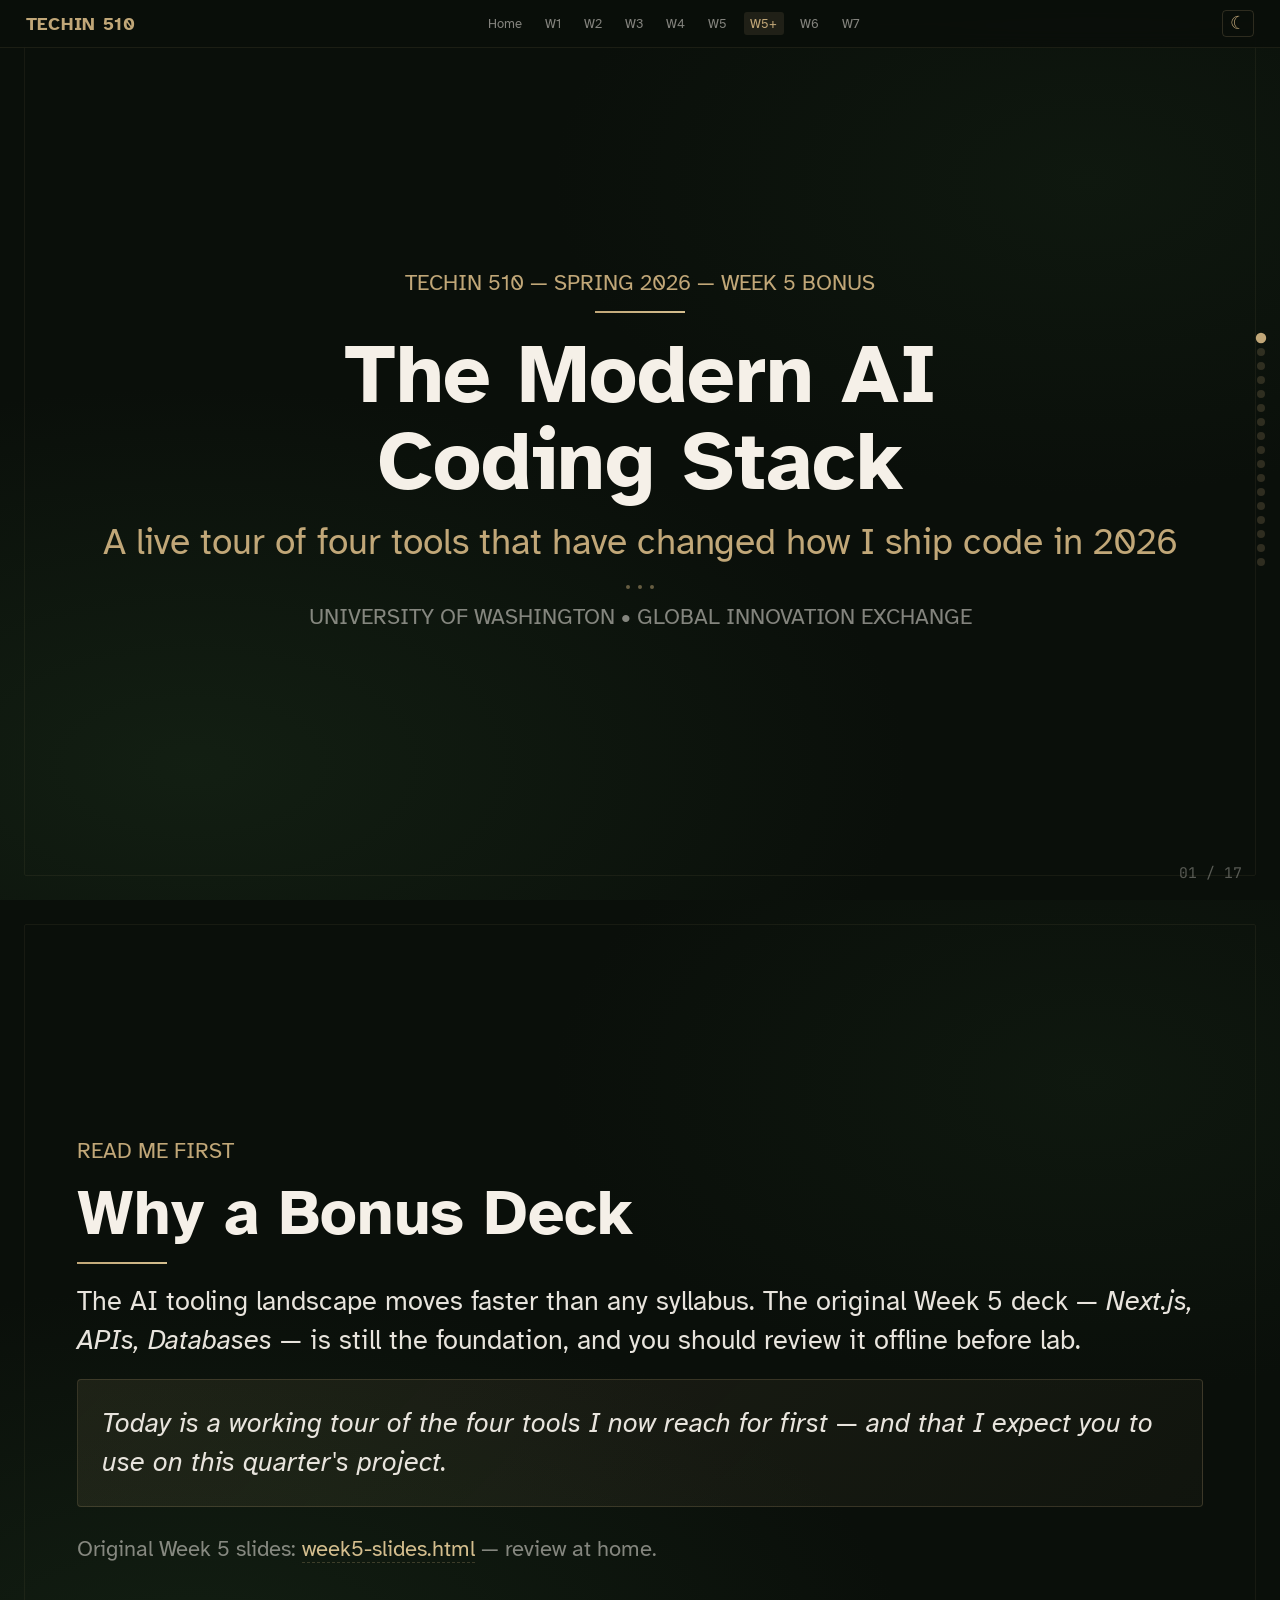
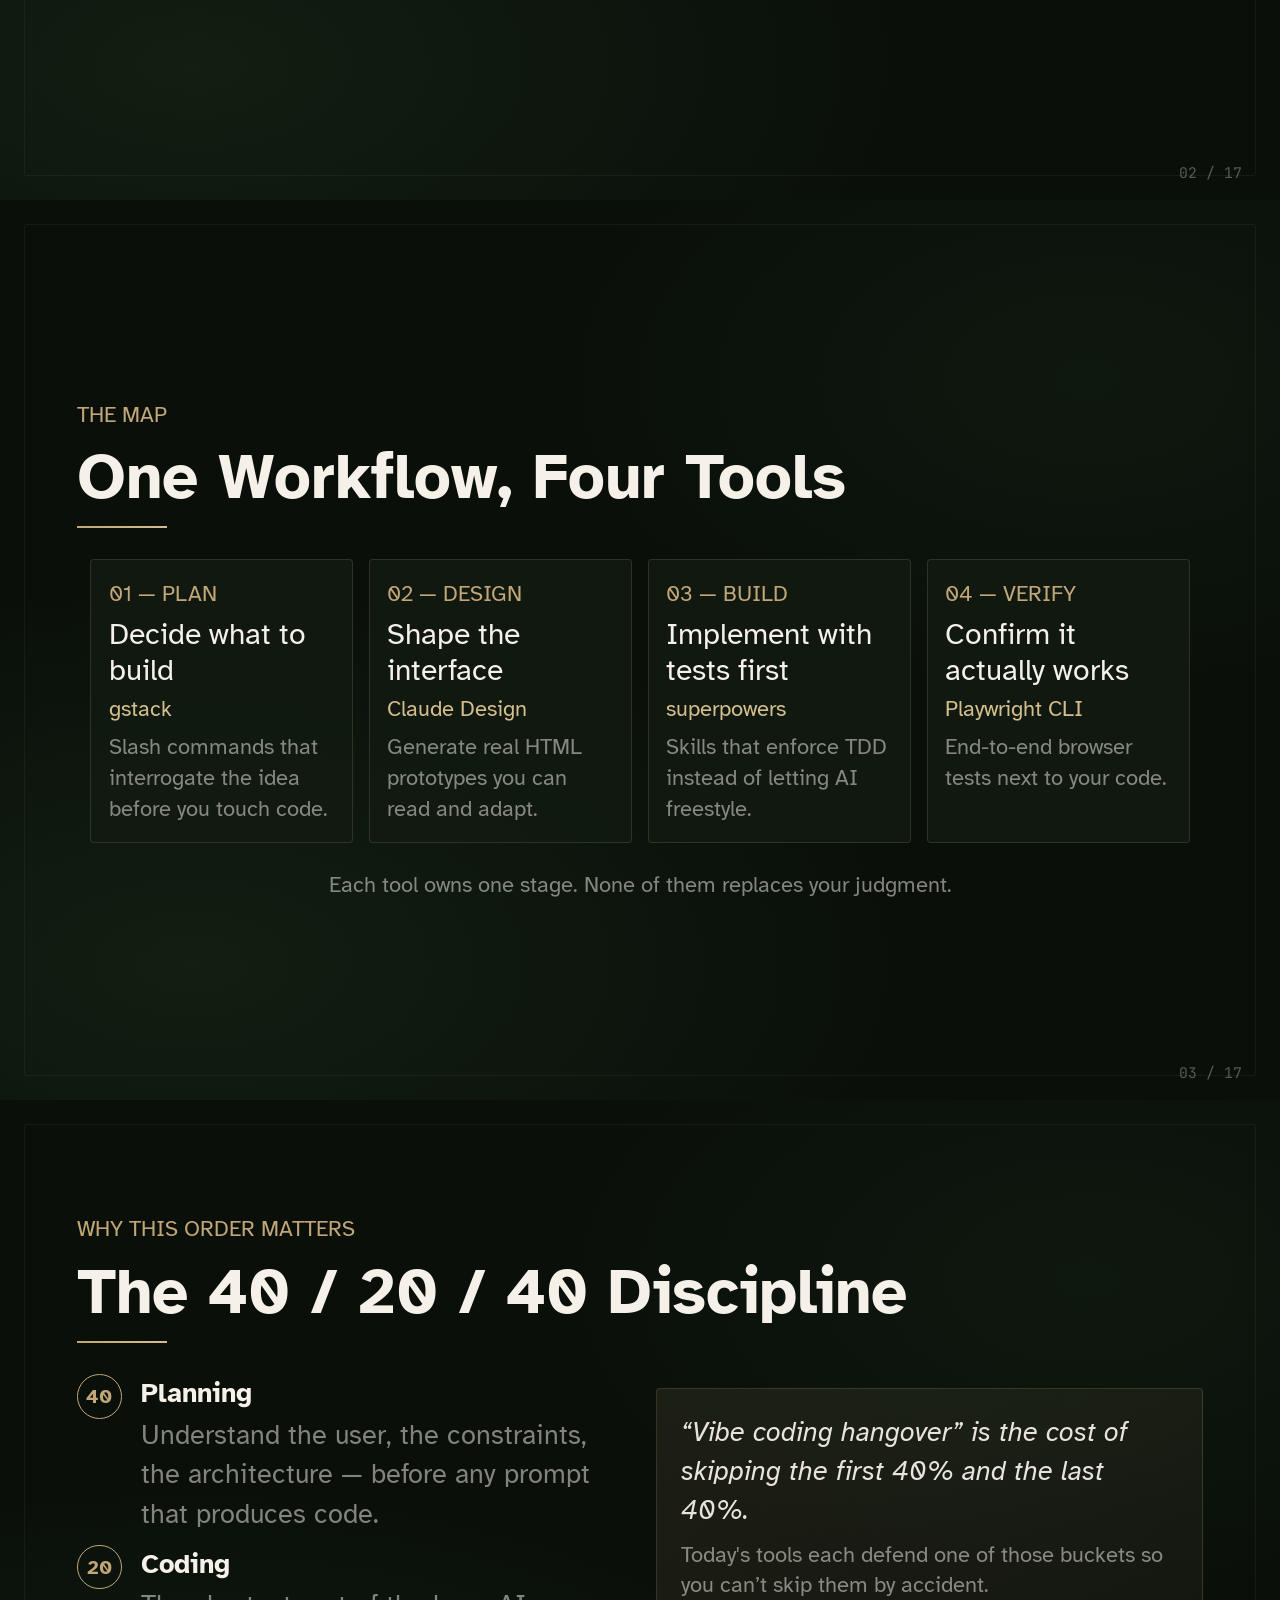
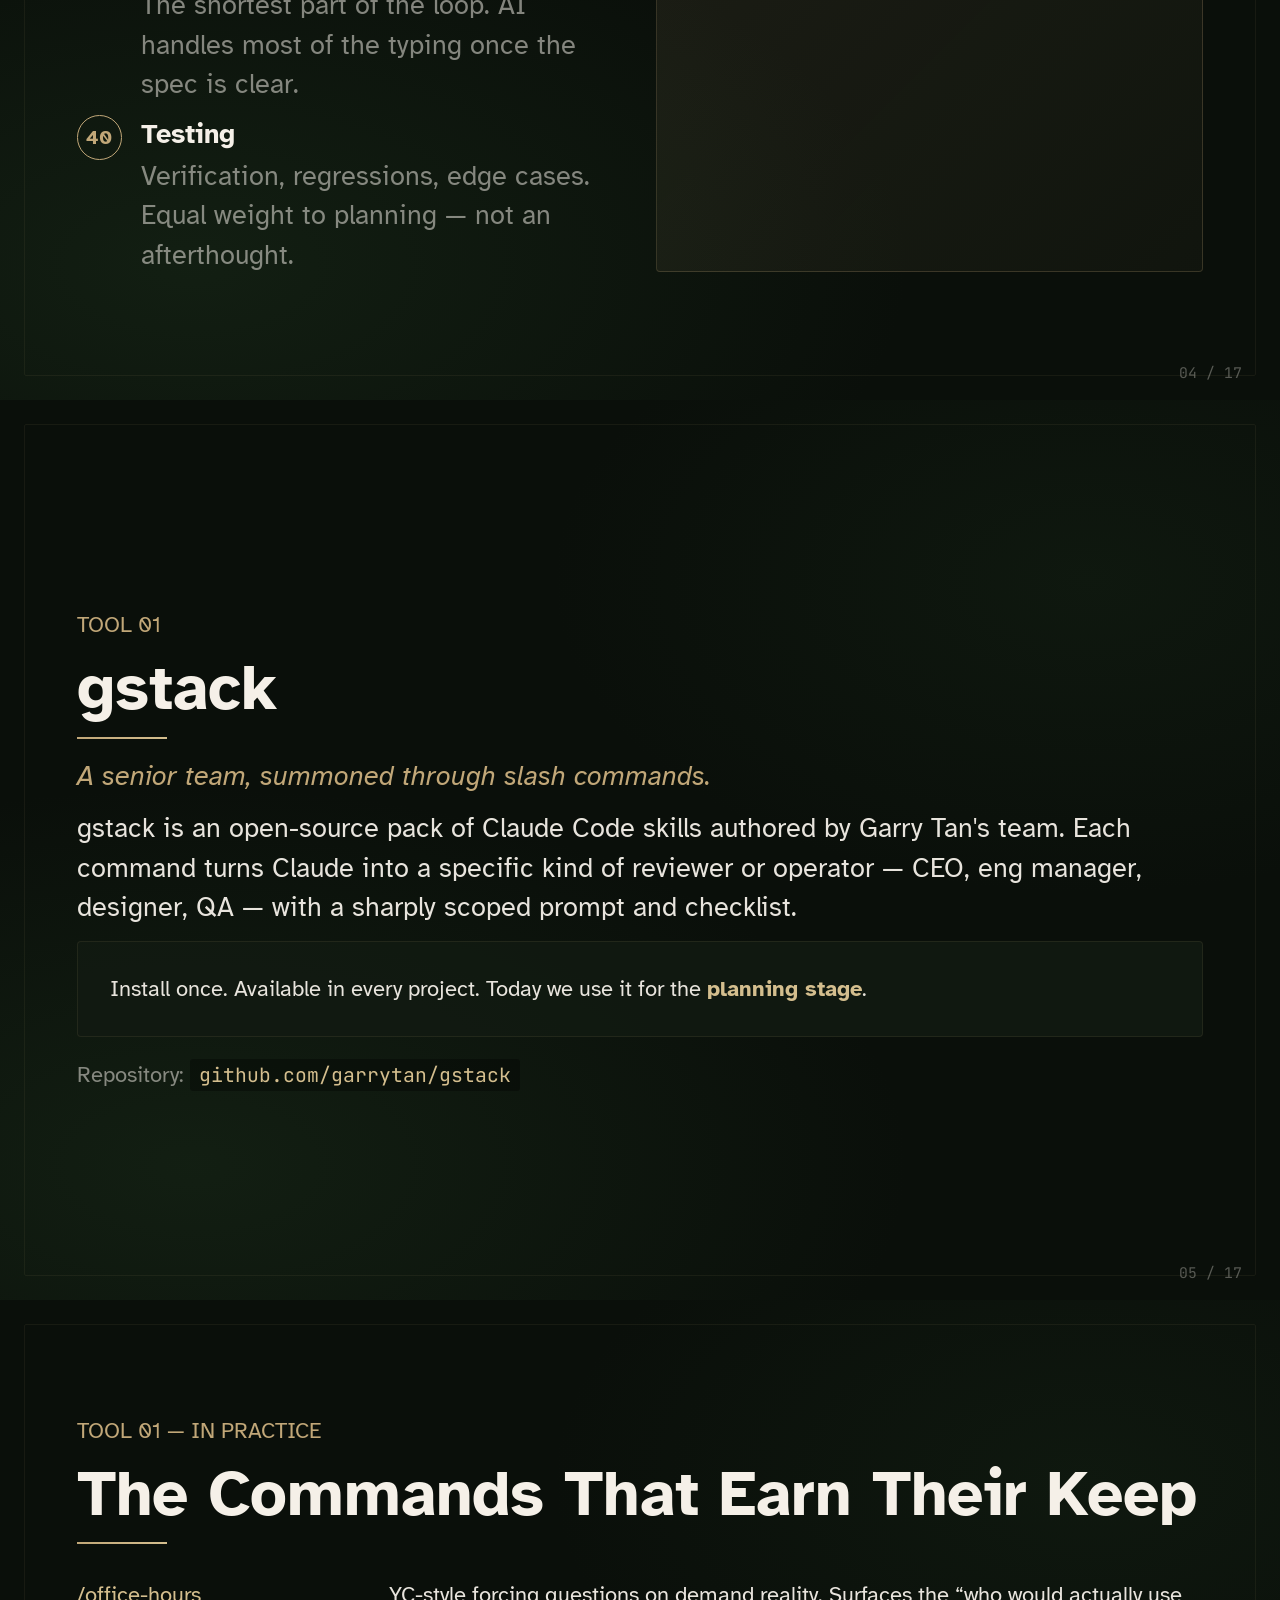
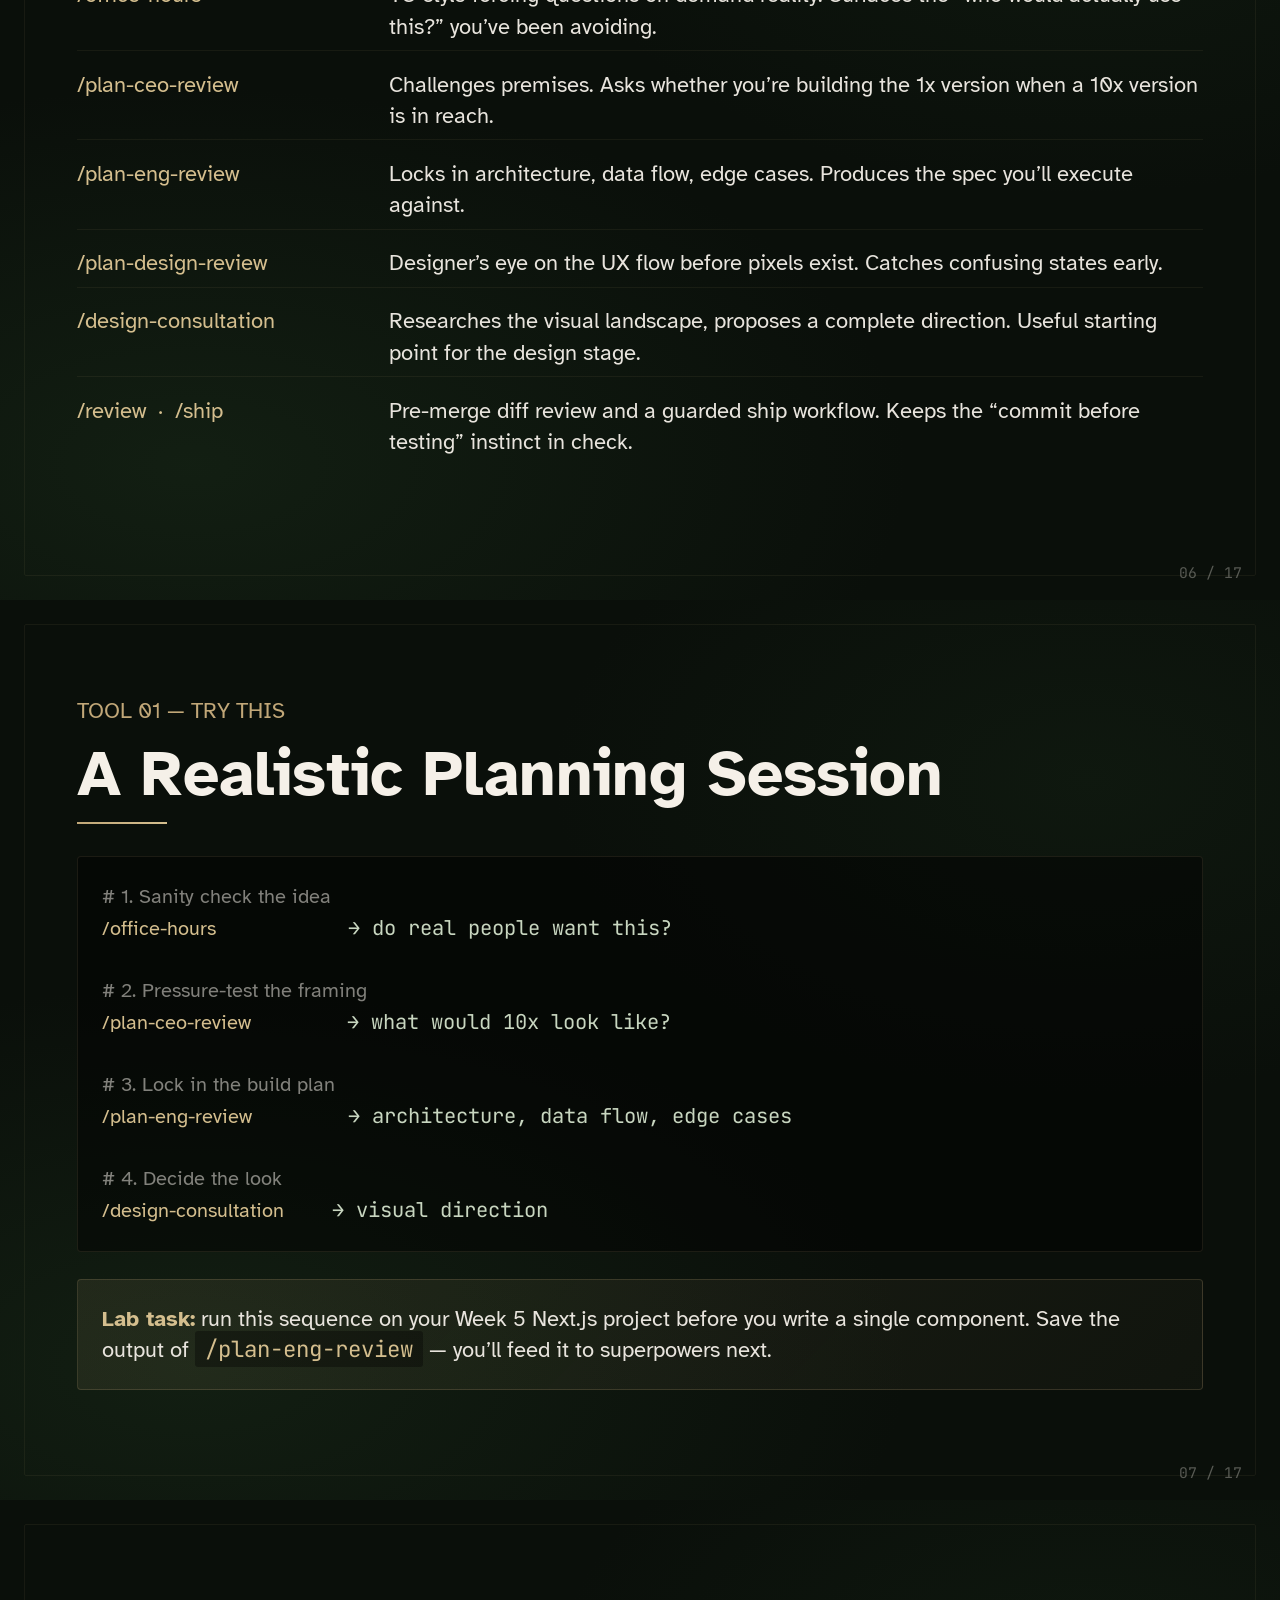
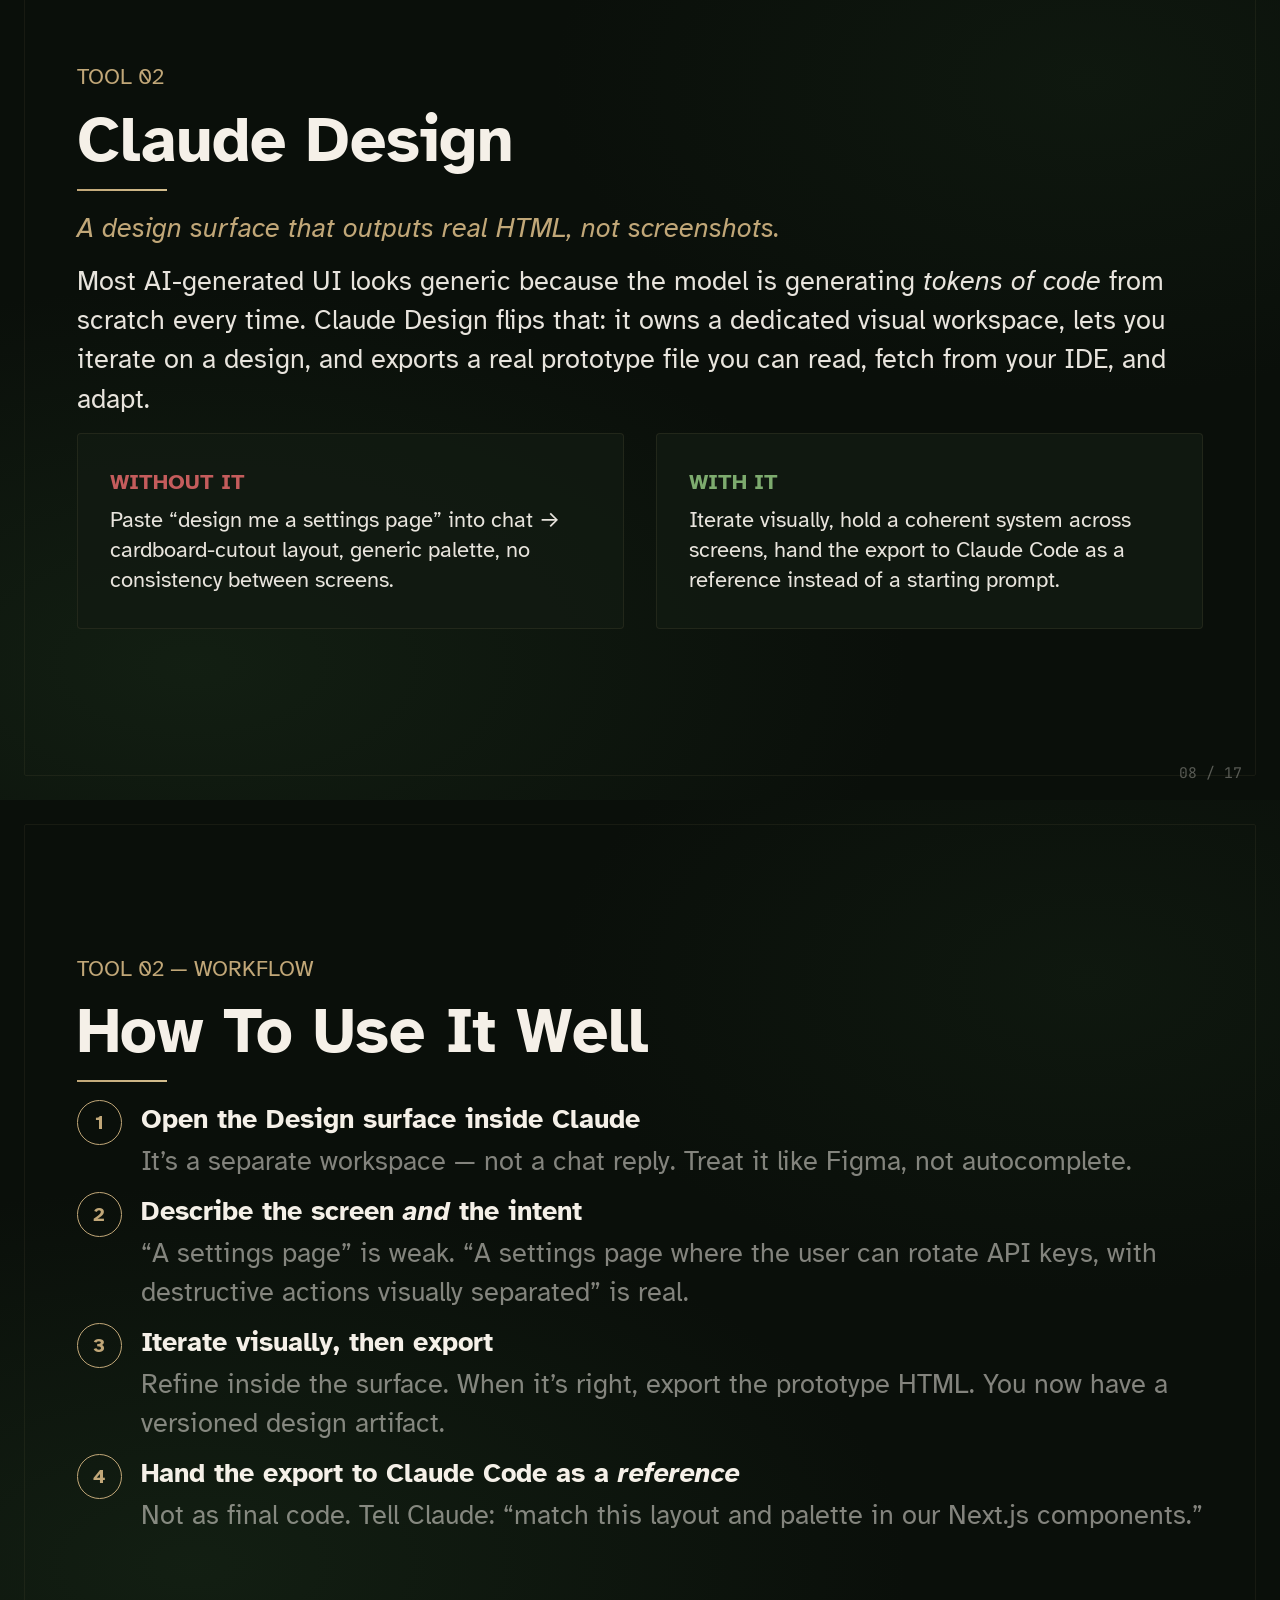
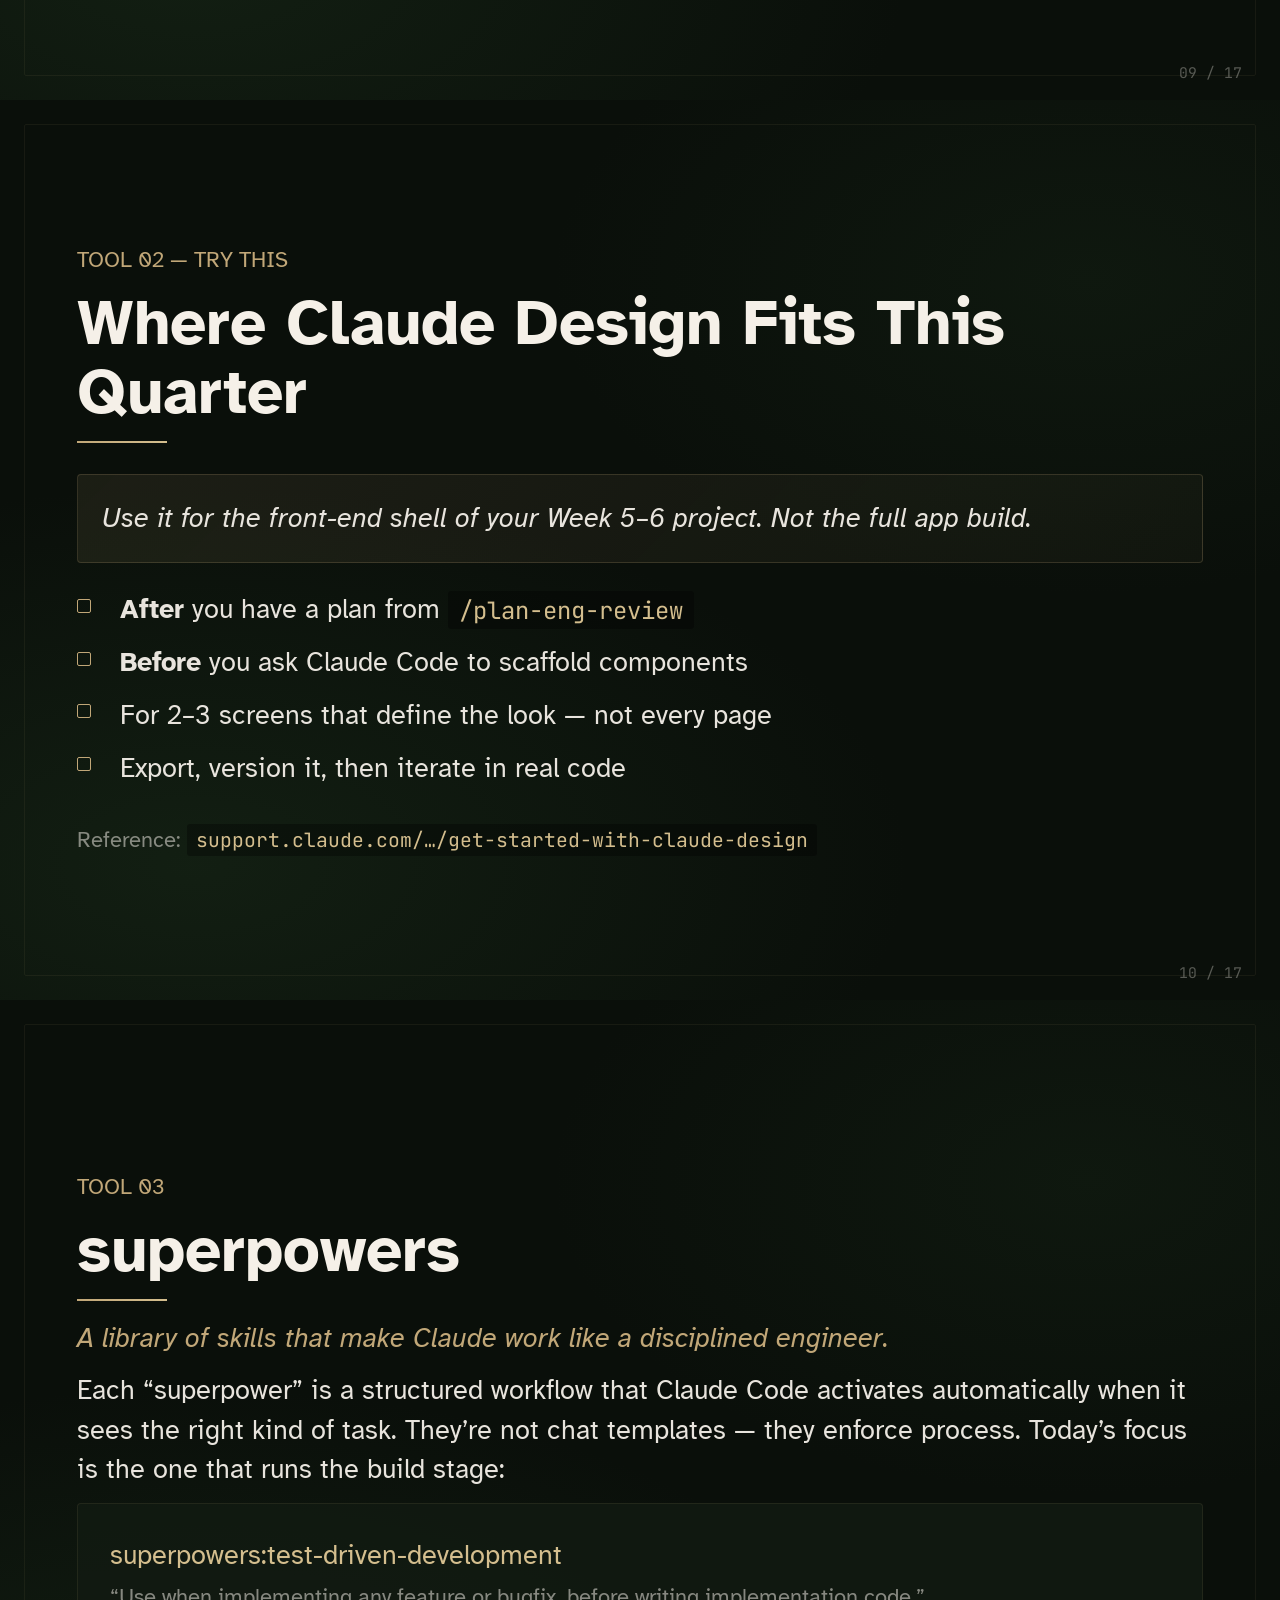
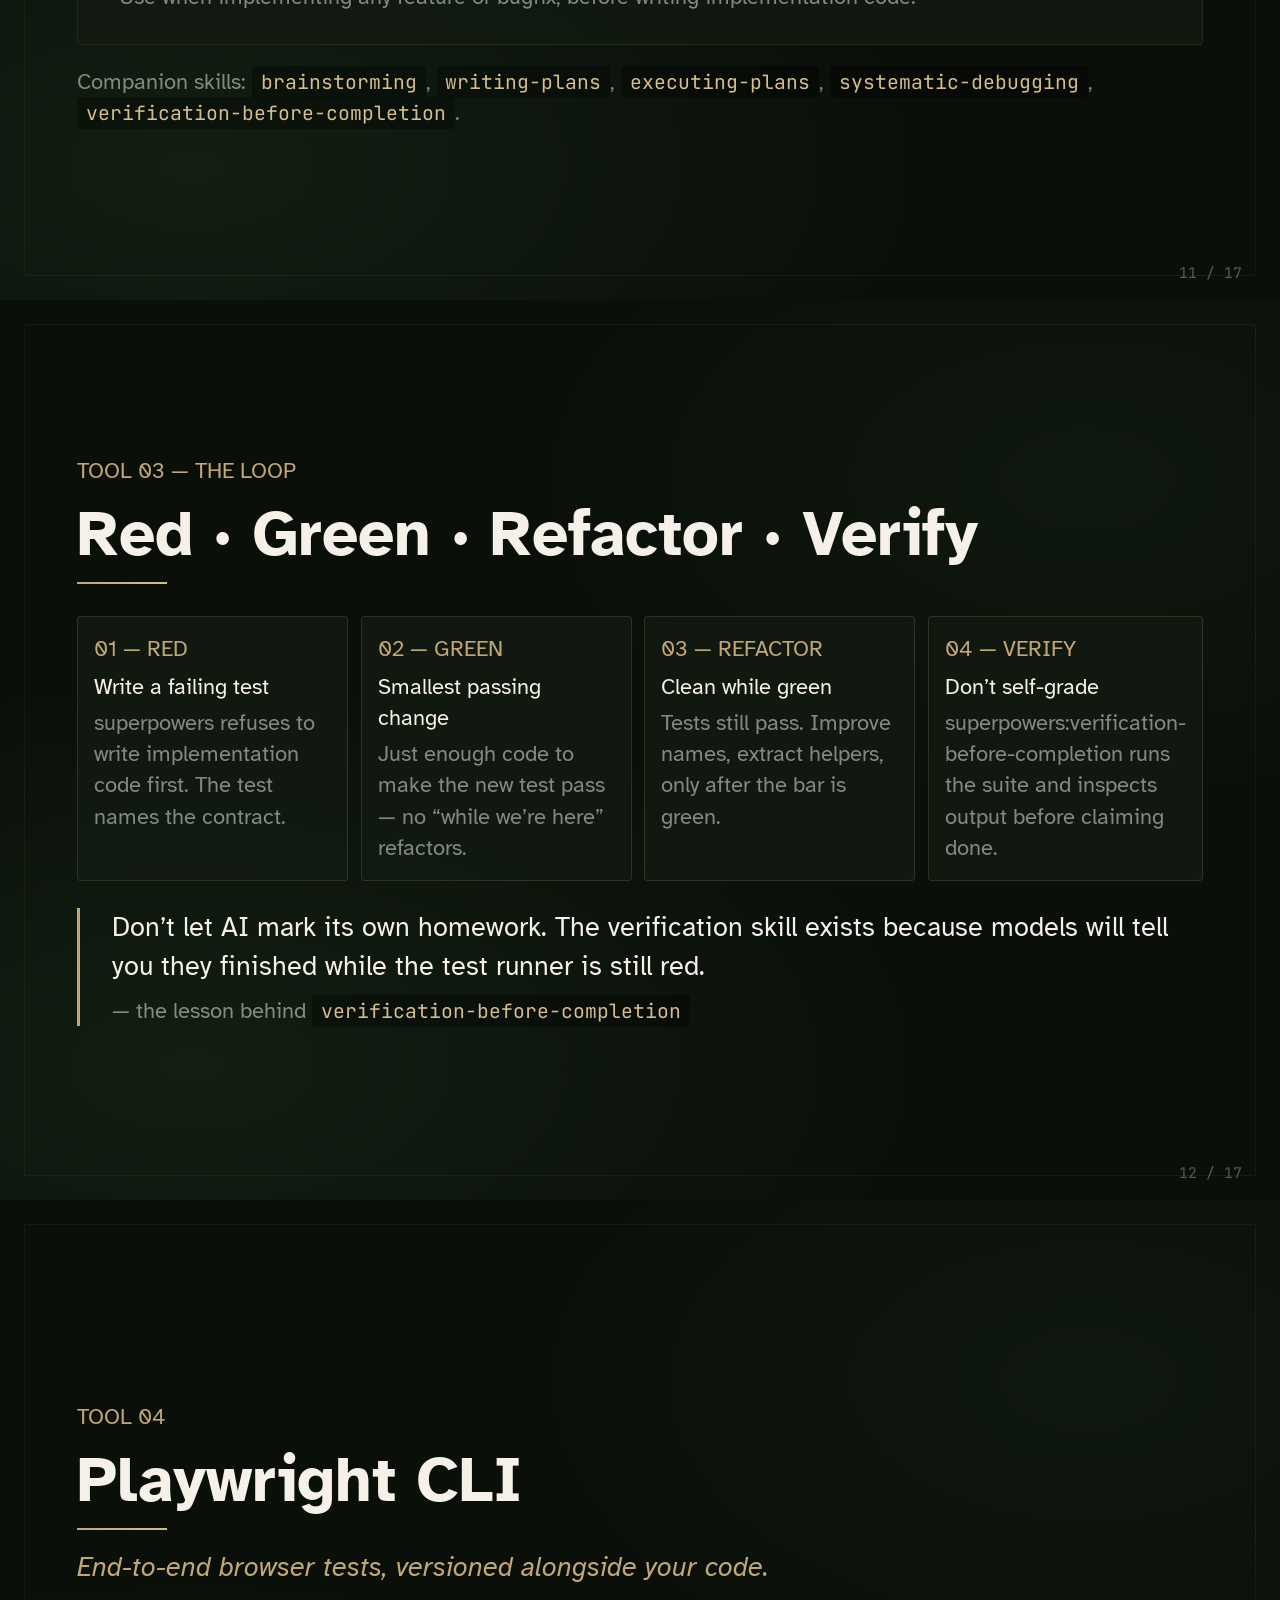
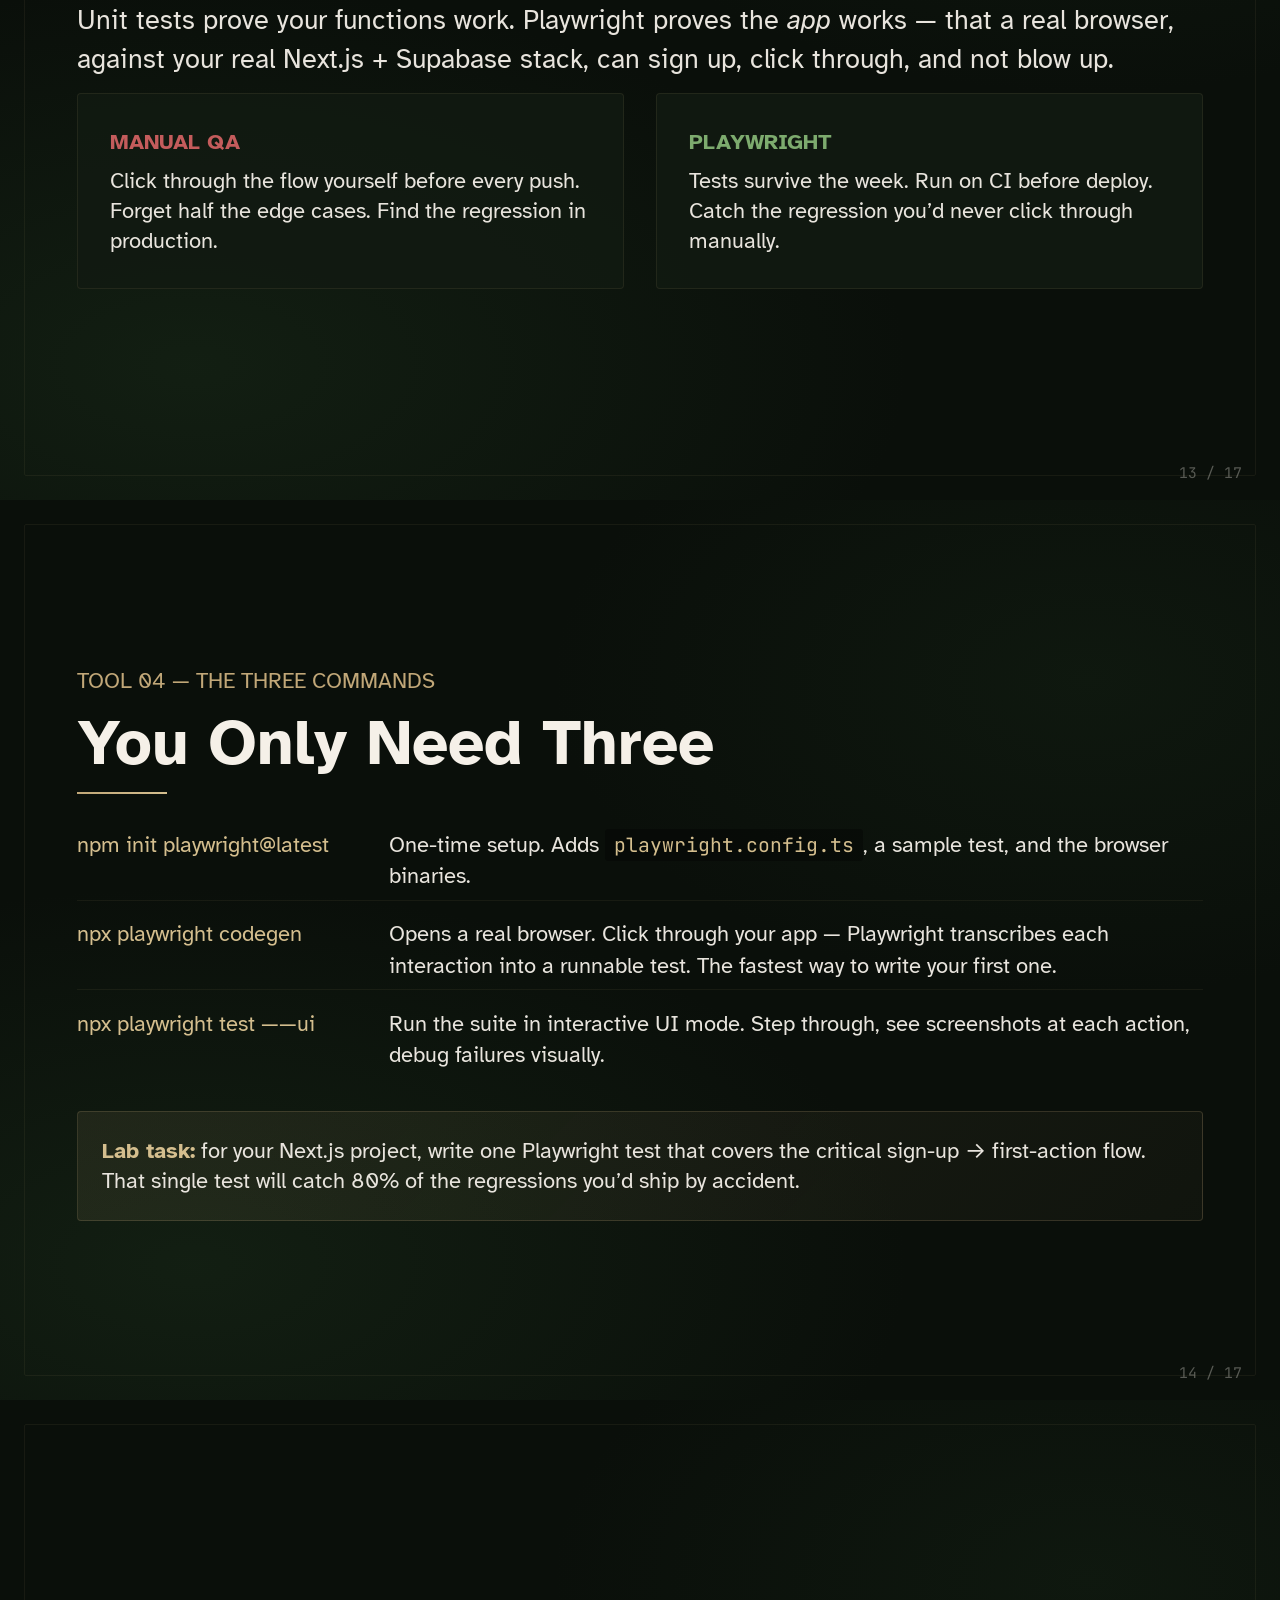
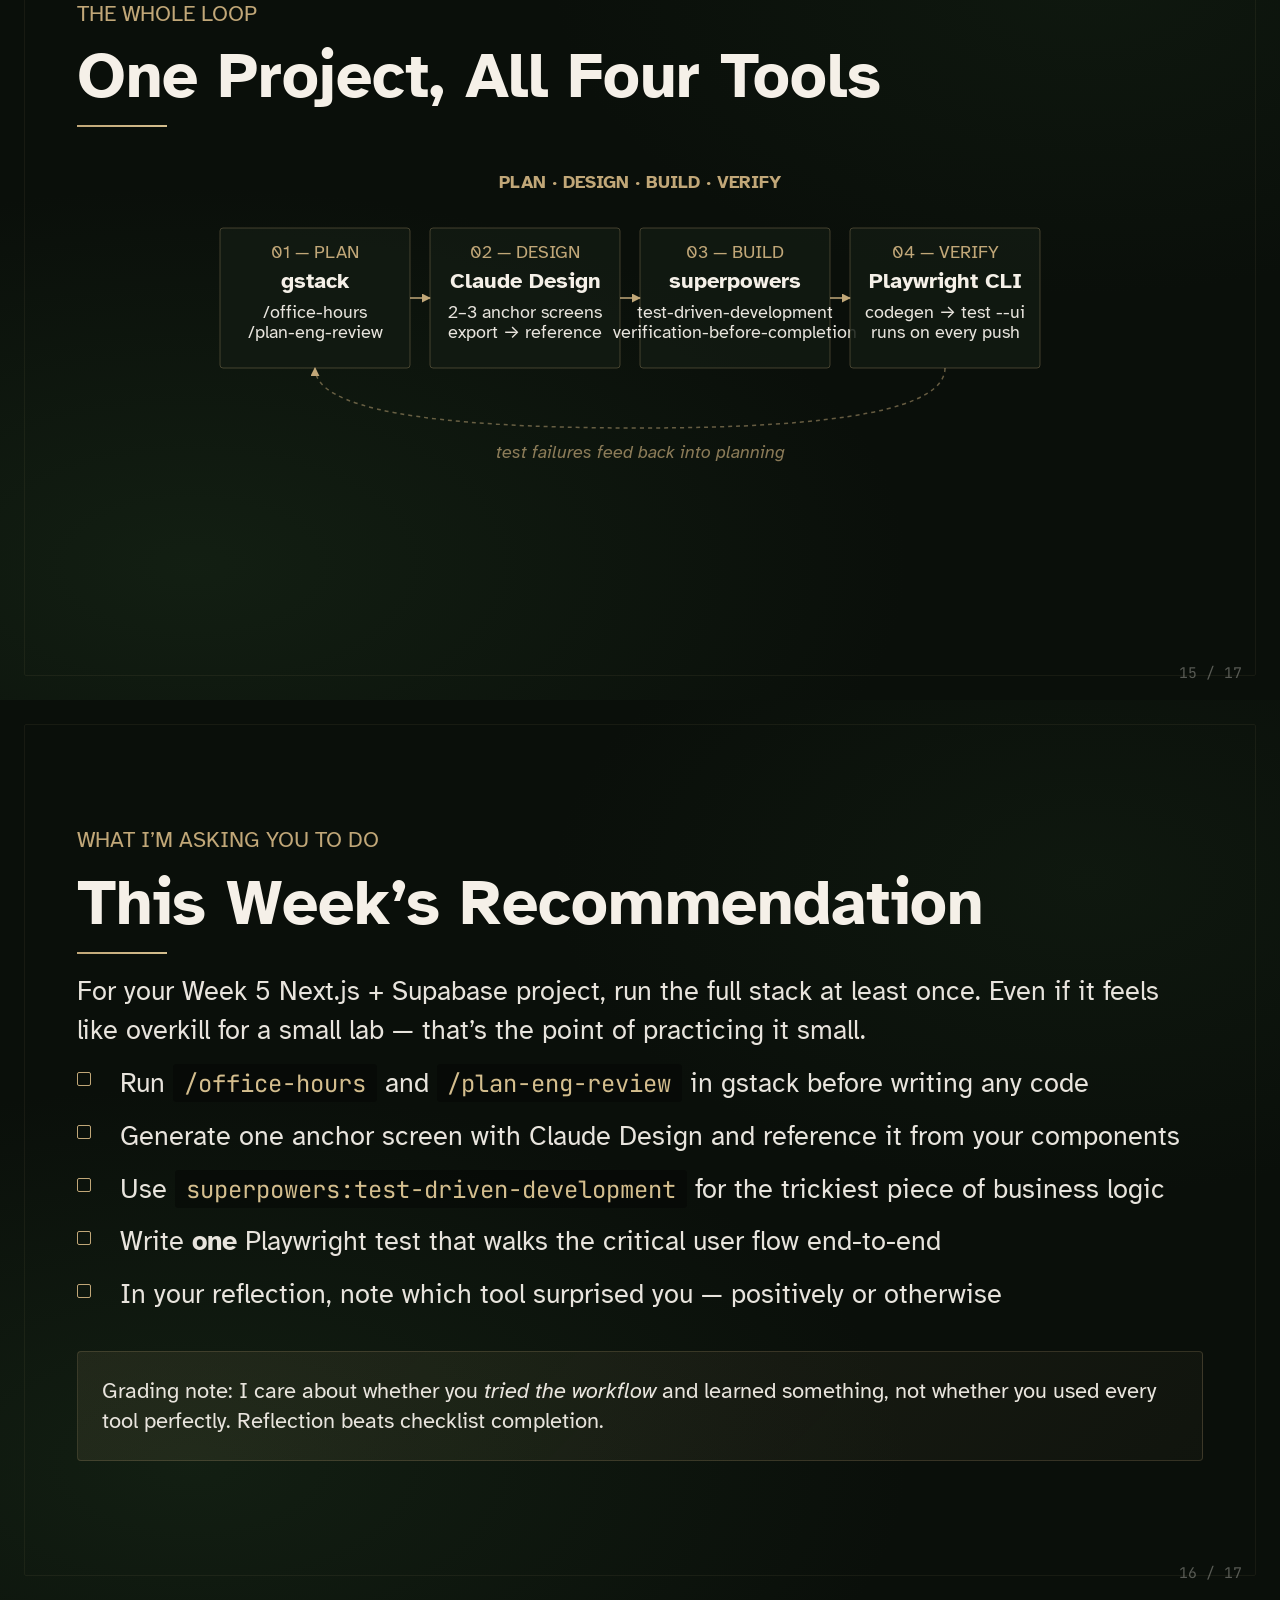
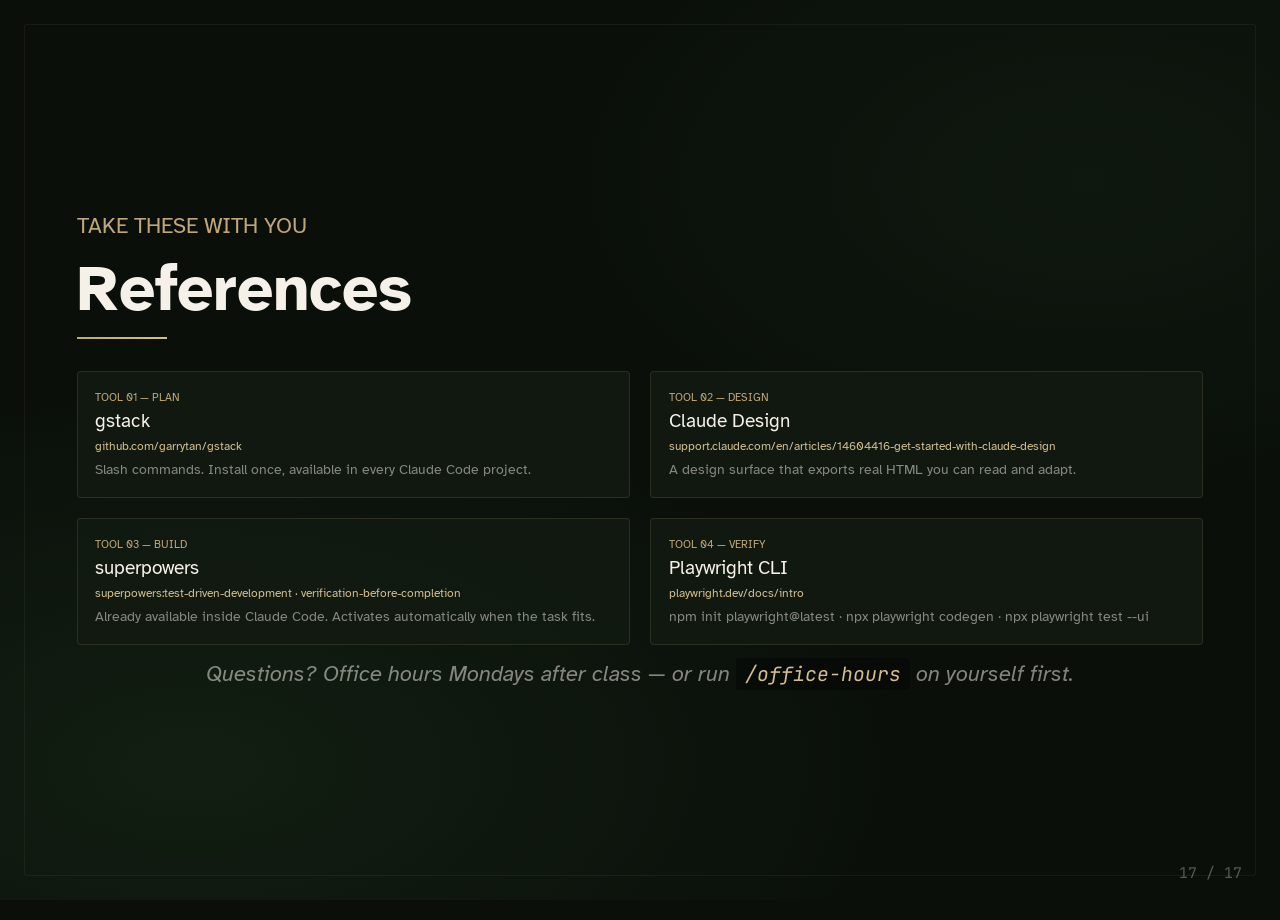
<file: week5-tools-slides.html>
<!DOCTYPE html>
<html lang="en">

<head>
  <meta charset="UTF-8">
  <meta name="viewport" content="width=device-width, initial-scale=1.0">
  <title>TECHIN 510 Week 5 Bonus — The Modern AI Coding Stack</title>
  <link rel="stylesheet" href="css/theme.css">
  <link rel="stylesheet" href="css/slides.css">
  <link rel="stylesheet" href="css/site-nav.css">
  <style>
    /* ---- Bonus deck local styles ---- */
    .pipeline {
      display: grid;
      grid-template-columns: repeat(4, 1fr);
      gap: clamp(0.5rem, 1.2vw, 1rem);
      width: 100%;
      max-width: 1100px;
      margin: clamp(0.5rem, 1.5vh, 1rem) auto;
    }

    @media (max-width: 800px) {
      .pipeline {
        grid-template-columns: 1fr 1fr;
      }
    }

    .pipeline-step {
      background: var(--bg-card);
      border: 1px solid rgba(193, 167, 120, 0.18);
      border-radius: 4px;
      padding: clamp(0.7rem, 1.6vw, 1.1rem);
      position: relative;
    }

    .pipeline-step .step-num {
      font-family: var(--font-mono);
      font-size: clamp(0.55rem, 0.95vw, 0.7rem);
      letter-spacing: 0.18em;
      color: var(--gold);
      text-transform: uppercase;
      margin-bottom: 0.4rem;
    }

    .pipeline-step .step-title {
      font-family: var(--font-serif);
      font-size: clamp(1rem, 1.7vw, 1.25rem);
      color: #f5f0e8;
      margin-bottom: 0.3rem;
      line-height: 1.2;
    }

    .pipeline-step .step-tool {
      font-family: var(--font-mono);
      font-size: clamp(0.65rem, 1.05vw, 0.78rem);
      color: var(--gold-bright);
    }

    .pipeline-step .step-desc {
      font-size: clamp(0.7rem, 1.15vw, 0.85rem);
      color: var(--fg-dim);
      line-height: 1.45;
      margin-top: 0.4rem;
    }

    /* Command list for tool slides */
    .cmd-list {
      list-style: none;
      padding: 0;
      margin: clamp(0.4rem, 1vh, 0.7rem) 0;
    }

    .cmd-list li {
      display: grid;
      grid-template-columns: minmax(180px, 26%) 1fr;
      gap: clamp(0.6rem, 1.5vw, 1.2rem);
      padding: clamp(0.4rem, 0.9vh, 0.65rem) 0;
      border-bottom: 1px solid rgba(193, 167, 120, 0.08);
      align-items: baseline;
    }

    .cmd-list li:last-child {
      border-bottom: none;
    }

    .cmd-list .cmd {
      font-family: var(--font-mono);
      font-size: clamp(0.7rem, 1.18vw, 0.9rem);
      color: var(--gold-bright);
    }

    .cmd-list .cmd-desc {
      font-size: clamp(0.72rem, 1.2vw, 0.92rem);
      color: var(--fg);
      line-height: 1.45;
    }

    @media (max-width: 700px) {
      .cmd-list li {
        grid-template-columns: 1fr;
        gap: 0.2rem;
      }
    }

    /* Loop diagram */
    .loop-row {
      display: grid;
      grid-template-columns: 1fr 1fr 1fr 1fr;
      gap: clamp(0.4rem, 1vw, 0.8rem);
      align-items: stretch;
      margin: clamp(0.5rem, 1.5vh, 1rem) 0;
    }

    @media (max-width: 800px) {
      .loop-row {
        grid-template-columns: 1fr 1fr;
      }
    }

    .loop-step {
      border: 1px solid rgba(193, 167, 120, 0.18);
      border-radius: 4px;
      padding: clamp(0.7rem, 1.5vw, 1rem);
      background: var(--bg-card);
    }

    .loop-step .label {
      font-family: var(--font-mono);
      font-size: clamp(0.55rem, 0.95vw, 0.7rem);
      letter-spacing: 0.2em;
      color: var(--gold);
      text-transform: uppercase;
      margin-bottom: 0.4rem;
    }

    .loop-step .verb {
      font-family: var(--font-serif);
      font-size: clamp(1rem, 1.8vw, 1.3rem);
      color: #f5f0e8;
      line-height: 1.15;
      margin-bottom: 0.3rem;
    }

    .loop-step .body {
      font-size: clamp(0.7rem, 1.15vw, 0.85rem);
      color: var(--fg-dim);
      line-height: 1.4;
    }

    /* Compact reference grid */
    .ref-grid {
      display: grid;
      grid-template-columns: 1fr 1fr;
      gap: clamp(0.6rem, 1.6vw, 1.4rem);
      margin-top: clamp(0.5rem, 1.5vh, 1rem);
    }

    @media (max-width: 700px) {
      .ref-grid {
        grid-template-columns: 1fr;
      }
    }

    .ref-card {
      border: 1px solid rgba(193, 167, 120, 0.15);
      border-radius: 4px;
      padding: clamp(0.7rem, 1.5vw, 1.1rem);
      background: var(--bg-card);
    }

    .ref-card .ref-label {
      font-family: var(--font-mono);
      font-size: clamp(0.55rem, 0.95vw, 0.7rem);
      letter-spacing: 0.2em;
      color: var(--gold);
      text-transform: uppercase;
      margin-bottom: 0.35rem;
    }

    .ref-card .ref-title {
      font-family: var(--font-serif);
      font-size: clamp(0.95rem, 1.6vw, 1.2rem);
      color: #f5f0e8;
      margin-bottom: 0.3rem;
    }

    .ref-card .ref-url {
      font-family: var(--font-mono);
      font-size: clamp(0.65rem, 1.05vw, 0.78rem);
      color: var(--gold-bright);
      word-break: break-all;
    }

    .ref-card .ref-note {
      font-size: clamp(0.7rem, 1.15vw, 0.85rem);
      color: var(--fg-dim);
      line-height: 1.45;
      margin-top: 0.35rem;
    }

    /* === Light-theme contrast overrides ===
       Custom classes in this deck hardcode cream (#f5f0e8) for emphasis,
       which is invisible on light-mode white cards. Mirror the pattern
       theme.css uses for h1/h2: cream in dark, near-black in light. */
    [data-theme="light"] .pipeline-step .step-title,
    [data-theme="light"] .loop-step .verb,
    [data-theme="light"] .ref-card .ref-title {
      color: #1a1a1a;
    }

    /* Slide 15 SVG: rects and #f5f0e8 text are hardcoded dark/cream.
       theme.css covers #e8e4dd text but not #f5f0e8 or rect fills. */
    [data-theme="light"] #s15 svg rect {
      fill: rgba(255, 255, 255, 0.85) !important;
    }

    [data-theme="light"] #s15 svg text[fill="#f5f0e8"] {
      fill: var(--fg) !important;
    }
  </style>
</head>

<body>

  <nav class="site-nav" id="site-nav">
    <a href="index.html" class="site-nav-brand">TECHIN 510</a>
    <button class="site-nav-toggle" id="navToggle" aria-label="Toggle navigation">&#9776;</button>
    <div class="site-nav-links" id="navLinks">
      <a href="index.html">Home</a>
      <a href="week1-slides.html">W1</a>
      <a href="week2-slides.html">W2</a>
      <a href="week3-slides.html">W3</a>
      <a href="week4-slides.html">W4</a>
      <a href="week5-slides.html">W5</a>
      <a href="week5-tools-slides.html">W5+</a>
      <a href="week6-slides.html">W6</a>
      <a href="week7-agentic-os-slides.html">W7</a>
    </div>
  </nav>

  <div id="progress"></div>

  <div id="nav-dots"></div>

  <button class="edit-btn" id="editBtn" title="Toggle edit mode (E)">E</button>

  <!-- ============================================================
     SLIDE 1 — Title
  -->
  <section class="slide title-slide" id="s1">
    <div class="overline">TECHIN 510 &mdash; Spring 2026 &mdash; Week 5 Bonus</div>
    <div class="accent-line"></div>
    <h1>The Modern AI<br>Coding Stack</h1>
    <div class="subtitle">A live tour of four tools that have changed how I ship code in 2026</div>
    <div class="dots"><span></span><span></span><span></span></div>
    <div class="meta-line">University of Washington &bull; Global Innovation Exchange</div>
    <div class="slide-num">01 / 17</div>
  </section>

  <!-- ============================================================
     SLIDE 2 — Why this deck exists
  -->
  <section class="slide" id="s2">
    <div class="overline">Read Me First</div>
    <h2>Why a Bonus Deck</h2>
    <div class="accent-line"></div>

    <p>The AI tooling landscape moves faster than any syllabus. The original Week 5 deck &mdash; <em>Next.js, APIs, Databases</em> &mdash; is still the foundation, and you should review it offline before lab.</p>

    <div class="highlight-box" style="margin-top: clamp(0.8rem, 2vh, 1.4rem);">
      <p style="font-family: var(--font-serif); font-style: italic; font-size: clamp(1rem, 1.9vw, 1.3rem); line-height: 1.4;">Today is a working tour of the four tools I now reach for first &mdash; and that I expect you to use on this quarter's project.</p>
    </div>

    <p style="margin-top: clamp(0.6rem, 1.5vh, 1rem); color: var(--fg-dim); font-size: clamp(0.78rem, 1.3vw, 1rem);">
      Original Week 5 slides: <a href="week5-slides.html" style="color: var(--gold-bright); text-decoration: none; border-bottom: 1px dashed var(--gold-dim);">week5-slides.html</a> &mdash; review at home.
    </p>

    <div class="slide-num">02 / 17</div>
  </section>

  <!-- ============================================================
     SLIDE 3 — The Pipeline (visual)
  -->
  <section class="slide" id="s3">
    <div class="overline">The Map</div>
    <h2>One Workflow, Four Tools</h2>
    <div class="accent-line"></div>

    <div class="pipeline">
      <div class="pipeline-step">
        <div class="step-num">01 &mdash; Plan</div>
        <div class="step-title">Decide what to build</div>
        <div class="step-tool">gstack</div>
        <div class="step-desc">Slash commands that interrogate the idea before you touch code.</div>
      </div>
      <div class="pipeline-step">
        <div class="step-num">02 &mdash; Design</div>
        <div class="step-title">Shape the interface</div>
        <div class="step-tool">Claude Design</div>
        <div class="step-desc">Generate real HTML prototypes you can read and adapt.</div>
      </div>
      <div class="pipeline-step">
        <div class="step-num">03 &mdash; Build</div>
        <div class="step-title">Implement with tests first</div>
        <div class="step-tool">superpowers</div>
        <div class="step-desc">Skills that enforce TDD instead of letting AI freestyle.</div>
      </div>
      <div class="pipeline-step">
        <div class="step-num">04 &mdash; Verify</div>
        <div class="step-title">Confirm it actually works</div>
        <div class="step-tool">Playwright CLI</div>
        <div class="step-desc">End-to-end browser tests next to your code.</div>
      </div>
    </div>

    <p style="margin-top: clamp(0.6rem, 1.5vh, 1rem); text-align: center; color: var(--fg-dim); font-size: clamp(0.75rem, 1.25vw, 0.95rem);">
      Each tool owns one stage. None of them replaces your judgment.
    </p>

    <div class="slide-num">03 / 17</div>
  </section>

  <!-- ============================================================
     SLIDE 4 — 40/20/40 reminder
  -->
  <section class="slide" id="s4">
    <div class="overline">Why This Order Matters</div>
    <h2>The 40 / 20 / 40 Discipline</h2>
    <div class="accent-line"></div>

    <div class="two-col" style="margin-top: clamp(0.6rem, 1.5vh, 1rem);">
      <div>
        <div class="num-feature">
          <div class="num-circle">40</div>
          <div class="num-text">
            <strong>Planning</strong>
            <span>Understand the user, the constraints, the architecture &mdash; before any prompt that produces code.</span>
          </div>
        </div>
        <div class="num-feature">
          <div class="num-circle">20</div>
          <div class="num-text">
            <strong>Coding</strong>
            <span>The shortest part of the loop. AI handles most of the typing once the spec is clear.</span>
          </div>
        </div>
        <div class="num-feature">
          <div class="num-circle">40</div>
          <div class="num-text">
            <strong>Testing</strong>
            <span>Verification, regressions, edge cases. Equal weight to planning &mdash; not an afterthought.</span>
          </div>
        </div>
      </div>
      <div class="highlight-box">
        <p style="font-family: var(--font-serif); font-style: italic; font-size: clamp(1rem, 1.8vw, 1.3rem); line-height: 1.4;">
          &ldquo;Vibe coding hangover&rdquo; is the cost of skipping the first 40% and the last 40%.
        </p>
        <p style="margin-top: 0.6rem; font-size: clamp(0.7rem, 1.2vw, 0.9rem); color: var(--fg-dim);">
          Today's tools each defend one of those buckets so you can&rsquo;t skip them by accident.
        </p>
      </div>
    </div>

    <div class="slide-num">04 / 17</div>
  </section>

  <!-- ============================================================
     SLIDE 5 — gstack intro
  -->
  <section class="slide" id="s5">
    <div class="overline">Tool 01</div>
    <h2>gstack</h2>
    <div class="accent-line"></div>

    <p style="font-family: var(--font-serif); font-style: italic; font-size: clamp(1.1rem, 2vw, 1.5rem); color: var(--gold);">A senior team, summoned through slash commands.</p>

    <p style="margin-top: clamp(0.6rem, 1.5vh, 1rem);">gstack is an open-source pack of Claude Code skills authored by Garry Tan&apos;s team. Each command turns Claude into a specific kind of reviewer or operator &mdash; CEO, eng manager, designer, QA &mdash; with a sharply scoped prompt and checklist.</p>

    <div class="card" style="margin-top: clamp(0.6rem, 1.5vh, 1rem);">
      <p style="font-size: clamp(0.78rem, 1.3vw, 1rem); color: var(--fg);">
        Install once. Available in every project. Today we use it for the <strong style="color: var(--gold-bright);">planning stage</strong>.
      </p>
    </div>

    <p style="margin-top: clamp(0.6rem, 1.5vh, 1rem); color: var(--fg-dim); font-size: clamp(0.75rem, 1.25vw, 0.95rem);">
      Repository: <span class="inline-code">github.com/garrytan/gstack</span>
    </p>

    <div class="slide-num">05 / 17</div>
  </section>

  <!-- ============================================================
     SLIDE 6 — gstack commands
  -->
  <section class="slide" id="s6">
    <div class="overline">Tool 01 &mdash; In Practice</div>
    <h2>The Commands That Earn Their Keep</h2>
    <div class="accent-line"></div>

    <ul class="cmd-list">
      <li>
        <div class="cmd">/office-hours</div>
        <div class="cmd-desc">YC-style forcing questions on demand reality. Surfaces the &ldquo;who would actually use this?&rdquo; you&rsquo;ve been avoiding.</div>
      </li>
      <li>
        <div class="cmd">/plan-ceo-review</div>
        <div class="cmd-desc">Challenges premises. Asks whether you&rsquo;re building the 1x version when a 10x version is in reach.</div>
      </li>
      <li>
        <div class="cmd">/plan-eng-review</div>
        <div class="cmd-desc">Locks in architecture, data flow, edge cases. Produces the spec you&rsquo;ll execute against.</div>
      </li>
      <li>
        <div class="cmd">/plan-design-review</div>
        <div class="cmd-desc">Designer&rsquo;s eye on the UX flow before pixels exist. Catches confusing states early.</div>
      </li>
      <li>
        <div class="cmd">/design-consultation</div>
        <div class="cmd-desc">Researches the visual landscape, proposes a complete direction. Useful starting point for the design stage.</div>
      </li>
      <li>
        <div class="cmd">/review &nbsp;&middot;&nbsp; /ship</div>
        <div class="cmd-desc">Pre-merge diff review and a guarded ship workflow. Keeps the &ldquo;commit before testing&rdquo; instinct in check.</div>
      </li>
    </ul>

    <div class="slide-num">06 / 17</div>
  </section>

  <!-- ============================================================
     SLIDE 7 — gstack recommended loop
  -->
  <section class="slide" id="s7">
    <div class="overline">Tool 01 &mdash; Try This</div>
    <h2>A Realistic Planning Session</h2>
    <div class="accent-line"></div>

    <pre><code><span style="color: var(--fg-dim);"># 1. Sanity check the idea</span>
<span style="color: var(--gold-bright);">/office-hours</span>           &rarr; do real people want this?

<span style="color: var(--fg-dim);"># 2. Pressure-test the framing</span>
<span style="color: var(--gold-bright);">/plan-ceo-review</span>        &rarr; what would 10x look like?

<span style="color: var(--fg-dim);"># 3. Lock in the build plan</span>
<span style="color: var(--gold-bright);">/plan-eng-review</span>        &rarr; architecture, data flow, edge cases

<span style="color: var(--fg-dim);"># 4. Decide the look</span>
<span style="color: var(--gold-bright);">/design-consultation</span>    &rarr; visual direction
</code></pre>

    <div class="highlight-box">
      <p style="font-size: clamp(0.78rem, 1.3vw, 1rem);">
        <strong style="color: var(--gold-bright);">Lab task:</strong> run this sequence on your Week 5 Next.js project before you write a single component. Save the output of <span class="inline-code">/plan-eng-review</span> &mdash; you&rsquo;ll feed it to superpowers next.
      </p>
    </div>

    <div class="slide-num">07 / 17</div>
  </section>

  <!-- ============================================================
     SLIDE 8 — Claude Design intro
  -->
  <section class="slide" id="s8">
    <div class="overline">Tool 02</div>
    <h2>Claude Design</h2>
    <div class="accent-line"></div>

    <p style="font-family: var(--font-serif); font-style: italic; font-size: clamp(1.1rem, 2vw, 1.5rem); color: var(--gold);">A design surface that outputs real HTML, not screenshots.</p>

    <p style="margin-top: clamp(0.6rem, 1.5vh, 1rem);">
      Most AI-generated UI looks generic because the model is generating <em>tokens of code</em> from scratch every time. Claude Design flips that: it owns a dedicated visual workspace, lets you iterate on a design, and exports a real prototype file you can read, fetch from your IDE, and adapt.
    </p>

    <div class="two-col" style="margin-top: clamp(0.6rem, 1.5vh, 1rem);">
      <div class="card">
        <div class="col-label bad">Without it</div>
        <p style="font-size: clamp(0.75rem, 1.25vw, 0.95rem);">Paste &ldquo;design me a settings page&rdquo; into chat &rarr; cardboard-cutout layout, generic palette, no consistency between screens.</p>
      </div>
      <div class="card">
        <div class="col-label good">With it</div>
        <p style="font-size: clamp(0.75rem, 1.25vw, 0.95rem);">Iterate visually, hold a coherent system across screens, hand the export to Claude Code as a reference instead of a starting prompt.</p>
      </div>
    </div>

    <div class="slide-num">08 / 17</div>
  </section>

  <!-- ============================================================
     SLIDE 9 — Claude Design workflow
  -->
  <section class="slide" id="s9">
    <div class="overline">Tool 02 &mdash; Workflow</div>
    <h2>How To Use It Well</h2>
    <div class="accent-line"></div>

    <div class="num-feature">
      <div class="num-circle">1</div>
      <div class="num-text">
        <strong>Open the Design surface inside Claude</strong>
        <span>It&rsquo;s a separate workspace &mdash; not a chat reply. Treat it like Figma, not autocomplete.</span>
      </div>
    </div>
    <div class="num-feature">
      <div class="num-circle">2</div>
      <div class="num-text">
        <strong>Describe the screen <em>and</em> the intent</strong>
        <span>&ldquo;A settings page&rdquo; is weak. &ldquo;A settings page where the user can rotate API keys, with destructive actions visually separated&rdquo; is real.</span>
      </div>
    </div>
    <div class="num-feature">
      <div class="num-circle">3</div>
      <div class="num-text">
        <strong>Iterate visually, then export</strong>
        <span>Refine inside the surface. When it&rsquo;s right, export the prototype HTML. You now have a versioned design artifact.</span>
      </div>
    </div>
    <div class="num-feature">
      <div class="num-circle">4</div>
      <div class="num-text">
        <strong>Hand the export to Claude Code as a <em>reference</em></strong>
        <span>Not as final code. Tell Claude: &ldquo;match this layout and palette in our Next.js components.&rdquo;</span>
      </div>
    </div>

    <div class="slide-num">09 / 17</div>
  </section>

  <!-- ============================================================
     SLIDE 10 — Claude Design recommended use
  -->
  <section class="slide" id="s10">
    <div class="overline">Tool 02 &mdash; Try This</div>
    <h2>Where Claude Design Fits This Quarter</h2>
    <div class="accent-line"></div>

    <div class="highlight-box">
      <p style="font-family: var(--font-serif); font-style: italic; font-size: clamp(1rem, 1.8vw, 1.3rem); line-height: 1.4;">
        Use it for the front-end shell of your Week 5&ndash;6 project. Not the full app build.
      </p>
    </div>

    <ul class="checklist" style="margin-top: clamp(0.6rem, 1.5vh, 1rem);">
      <li><strong>After</strong> you have a plan from <span class="inline-code">/plan-eng-review</span></li>
      <li><strong>Before</strong> you ask Claude Code to scaffold components</li>
      <li>For 2&ndash;3 screens that define the look &mdash; not every page</li>
      <li>Export, version it, then iterate in real code</li>
    </ul>

    <p style="margin-top: clamp(0.6rem, 1.5vh, 1rem); color: var(--fg-dim); font-size: clamp(0.75rem, 1.25vw, 0.95rem);">
      Reference: <span class="inline-code">support.claude.com/&hellip;/get-started-with-claude-design</span>
    </p>

    <div class="slide-num">10 / 17</div>
  </section>

  <!-- ============================================================
     SLIDE 11 — superpowers intro
  -->
  <section class="slide" id="s11">
    <div class="overline">Tool 03</div>
    <h2>superpowers</h2>
    <div class="accent-line"></div>

    <p style="font-family: var(--font-serif); font-style: italic; font-size: clamp(1.1rem, 2vw, 1.5rem); color: var(--gold);">A library of skills that make Claude work like a disciplined engineer.</p>

    <p style="margin-top: clamp(0.6rem, 1.5vh, 1rem);">
      Each &ldquo;superpower&rdquo; is a structured workflow that Claude Code activates automatically when it sees the right kind of task. They&rsquo;re not chat templates &mdash; they enforce process. Today&rsquo;s focus is the one that runs the build stage:
    </p>

    <div class="card" style="margin-top: clamp(0.6rem, 1.5vh, 1rem);">
      <p style="font-family: var(--font-mono); font-size: clamp(0.85rem, 1.5vw, 1.1rem); color: var(--gold-bright);">superpowers:test-driven-development</p>
      <p style="margin-top: 0.4rem; font-size: clamp(0.75rem, 1.25vw, 0.95rem); color: var(--fg-dim);">
        &ldquo;Use when implementing any feature or bugfix, before writing implementation code.&rdquo;
      </p>
    </div>

    <p style="margin-top: clamp(0.6rem, 1.5vh, 1rem); font-size: clamp(0.75rem, 1.25vw, 0.95rem); color: var(--fg-dim);">
      Companion skills: <span class="inline-code">brainstorming</span>, <span class="inline-code">writing-plans</span>, <span class="inline-code">executing-plans</span>, <span class="inline-code">systematic-debugging</span>, <span class="inline-code">verification-before-completion</span>.
    </p>

    <div class="slide-num">11 / 17</div>
  </section>

  <!-- ============================================================
     SLIDE 12 — TDD loop with superpowers
  -->
  <section class="slide" id="s12">
    <div class="overline">Tool 03 &mdash; The Loop</div>
    <h2>Red &middot; Green &middot; Refactor &middot; Verify</h2>
    <div class="accent-line"></div>

    <div class="loop-row">
      <div class="loop-step">
        <div class="label">01 &mdash; Red</div>
        <div class="verb">Write a failing test</div>
        <div class="body">superpowers refuses to write implementation code first. The test names the contract.</div>
      </div>
      <div class="loop-step">
        <div class="label">02 &mdash; Green</div>
        <div class="verb">Smallest passing change</div>
        <div class="body">Just enough code to make the new test pass &mdash; no &ldquo;while we&rsquo;re here&rdquo; refactors.</div>
      </div>
      <div class="loop-step">
        <div class="label">03 &mdash; Refactor</div>
        <div class="verb">Clean while green</div>
        <div class="body">Tests still pass. Improve names, extract helpers, only after the bar is green.</div>
      </div>
      <div class="loop-step">
        <div class="label">04 &mdash; Verify</div>
        <div class="verb">Don&rsquo;t self-grade</div>
        <div class="body">superpowers:verification-before-completion runs the suite and inspects output before claiming done.</div>
      </div>
    </div>

    <div class="quote-block" style="margin-top: clamp(0.5rem, 1.5vh, 1rem);">
      <p>Don&rsquo;t let AI mark its own homework. The verification skill exists because models will tell you they finished while the test runner is still red.</p>
      <div class="quote-attr">&mdash; the lesson behind <span class="inline-code">verification-before-completion</span></div>
    </div>

    <div class="slide-num">12 / 17</div>
  </section>

  <!-- ============================================================
     SLIDE 13 — Playwright intro
  -->
  <section class="slide" id="s13">
    <div class="overline">Tool 04</div>
    <h2>Playwright CLI</h2>
    <div class="accent-line"></div>

    <p style="font-family: var(--font-serif); font-style: italic; font-size: clamp(1.1rem, 2vw, 1.5rem); color: var(--gold);">End-to-end browser tests, versioned alongside your code.</p>

    <p style="margin-top: clamp(0.6rem, 1.5vh, 1rem);">
      Unit tests prove your functions work. Playwright proves the <em>app</em> works &mdash; that a real browser, against your real Next.js + Supabase stack, can sign up, click through, and not blow up.
    </p>

    <div class="two-col" style="margin-top: clamp(0.6rem, 1.5vh, 1rem);">
      <div class="card">
        <div class="col-label bad">Manual QA</div>
        <p style="font-size: clamp(0.75rem, 1.25vw, 0.95rem);">Click through the flow yourself before every push. Forget half the edge cases. Find the regression in production.</p>
      </div>
      <div class="card">
        <div class="col-label good">Playwright</div>
        <p style="font-size: clamp(0.75rem, 1.25vw, 0.95rem);">Tests survive the week. Run on CI before deploy. Catch the regression you&rsquo;d never click through manually.</p>
      </div>
    </div>

    <div class="slide-num">13 / 17</div>
  </section>

  <!-- ============================================================
     SLIDE 14 — Playwright commands
  -->
  <section class="slide" id="s14">
    <div class="overline">Tool 04 &mdash; The Three Commands</div>
    <h2>You Only Need Three</h2>
    <div class="accent-line"></div>

    <ul class="cmd-list">
      <li>
        <div class="cmd">npm init playwright@latest</div>
        <div class="cmd-desc">One-time setup. Adds <span class="inline-code">playwright.config.ts</span>, a sample test, and the browser binaries.</div>
      </li>
      <li>
        <div class="cmd">npx playwright codegen</div>
        <div class="cmd-desc">Opens a real browser. Click through your app &mdash; Playwright transcribes each interaction into a runnable test. The fastest way to write your first one.</div>
      </li>
      <li>
        <div class="cmd">npx playwright test &mdash;&mdash;ui</div>
        <div class="cmd-desc">Run the suite in interactive UI mode. Step through, see screenshots at each action, debug failures visually.</div>
      </li>
    </ul>

    <div class="highlight-box">
      <p style="font-size: clamp(0.78rem, 1.3vw, 1rem);">
        <strong style="color: var(--gold-bright);">Lab task:</strong> for your Next.js project, write one Playwright test that covers the critical sign-up &rarr; first-action flow. That single test will catch 80% of the regressions you&rsquo;d ship by accident.
      </p>
    </div>

    <div class="slide-num">14 / 17</div>
  </section>

  <!-- ============================================================
     SLIDE 15 — Putting it together
  -->
  <section class="slide" id="s15">
    <div class="overline">The Whole Loop</div>
    <h2>One Project, All Four Tools</h2>
    <div class="accent-line"></div>

    <div class="diagram" style="margin-top: clamp(0.5rem, 1.5vh, 1rem);">
      <svg viewBox="0 0 900 320" xmlns="http://www.w3.org/2000/svg">
        <!-- Title row -->
        <text x="450" y="30" text-anchor="middle" fill="#c1a778" font-family="Inter, system-ui, sans-serif" font-size="13" letter-spacing="3" font-weight="600">PLAN  ·  DESIGN  ·  BUILD  ·  VERIFY</text>

        <!-- Boxes -->
        <g font-family="Inter, system-ui, sans-serif">
          <!-- 1. Plan -->
          <rect x="30" y="70" width="190" height="140" rx="3" fill="rgba(18,26,18,0.85)" stroke="#c1a778" stroke-opacity="0.3"/>
          <text x="125" y="100" text-anchor="middle" fill="#c1a778" font-size="11" letter-spacing="2.5">01 — PLAN</text>
          <text x="125" y="130" text-anchor="middle" fill="#f5f0e8" font-family="Cormorant Garamond, serif" font-size="22" font-weight="600">gstack</text>
          <text x="125" y="160" text-anchor="middle" fill="#e8e4dd" font-size="11">/office-hours</text>
          <text x="125" y="180" text-anchor="middle" fill="#e8e4dd" font-size="11">/plan-eng-review</text>

          <!-- 2. Design -->
          <rect x="240" y="70" width="190" height="140" rx="3" fill="rgba(18,26,18,0.85)" stroke="#c1a778" stroke-opacity="0.3"/>
          <text x="335" y="100" text-anchor="middle" fill="#c1a778" font-size="11" letter-spacing="2.5">02 — DESIGN</text>
          <text x="335" y="130" text-anchor="middle" fill="#f5f0e8" font-family="Cormorant Garamond, serif" font-size="22" font-weight="600">Claude Design</text>
          <text x="335" y="160" text-anchor="middle" fill="#e8e4dd" font-size="11">2–3 anchor screens</text>
          <text x="335" y="180" text-anchor="middle" fill="#e8e4dd" font-size="11">export → reference</text>

          <!-- 3. Build -->
          <rect x="450" y="70" width="190" height="140" rx="3" fill="rgba(18,26,18,0.85)" stroke="#c1a778" stroke-opacity="0.3"/>
          <text x="545" y="100" text-anchor="middle" fill="#c1a778" font-size="11" letter-spacing="2.5">03 — BUILD</text>
          <text x="545" y="130" text-anchor="middle" fill="#f5f0e8" font-family="Cormorant Garamond, serif" font-size="22" font-weight="600">superpowers</text>
          <text x="545" y="160" text-anchor="middle" fill="#e8e4dd" font-size="11">test-driven-development</text>
          <text x="545" y="180" text-anchor="middle" fill="#e8e4dd" font-size="11">verification-before-completion</text>

          <!-- 4. Verify -->
          <rect x="660" y="70" width="190" height="140" rx="3" fill="rgba(18,26,18,0.85)" stroke="#c1a778" stroke-opacity="0.3"/>
          <text x="755" y="100" text-anchor="middle" fill="#c1a778" font-size="11" letter-spacing="2.5">04 — VERIFY</text>
          <text x="755" y="130" text-anchor="middle" fill="#f5f0e8" font-family="Cormorant Garamond, serif" font-size="22" font-weight="600">Playwright CLI</text>
          <text x="755" y="160" text-anchor="middle" fill="#e8e4dd" font-size="11">codegen → test --ui</text>
          <text x="755" y="180" text-anchor="middle" fill="#e8e4dd" font-size="11">runs on every push</text>

          <!-- Arrows -->
          <path d="M 220 140 L 240 140" stroke="#c1a778" stroke-width="1.5" fill="none" marker-end="url(#arrow)"/>
          <path d="M 430 140 L 450 140" stroke="#c1a778" stroke-width="1.5" fill="none" marker-end="url(#arrow)"/>
          <path d="M 640 140 L 660 140" stroke="#c1a778" stroke-width="1.5" fill="none" marker-end="url(#arrow)"/>

          <!-- Loop back arrow -->
          <path d="M 755 210 Q 755 270 450 270 Q 125 270 125 210" stroke="#c1a778" stroke-opacity="0.5" stroke-width="1.5" stroke-dasharray="4,4" fill="none" marker-end="url(#arrow)"/>
          <text x="450" y="300" text-anchor="middle" fill="#c1a778" font-size="11" font-style="italic" opacity="0.7">test failures feed back into planning</text>

          <defs>
            <marker id="arrow" viewBox="0 0 10 10" refX="9" refY="5" markerWidth="6" markerHeight="6" orient="auto">
              <path d="M 0 0 L 10 5 L 0 10 z" fill="#c1a778"/>
            </marker>
          </defs>
        </g>
      </svg>
    </div>

    <div class="slide-num">15 / 17</div>
  </section>

  <!-- ============================================================
     SLIDE 16 — This week's recommendation
  -->
  <section class="slide" id="s16">
    <div class="overline">What I&rsquo;m Asking You To Do</div>
    <h2>This Week&rsquo;s Recommendation</h2>
    <div class="accent-line"></div>

    <p>For your Week 5 Next.js + Supabase project, run the full stack at least once. Even if it feels like overkill for a small lab &mdash; that&rsquo;s the point of practicing it small.</p>

    <ul class="checklist" style="margin-top: clamp(0.6rem, 1.5vh, 1rem);">
      <li>Run <span class="inline-code">/office-hours</span> and <span class="inline-code">/plan-eng-review</span> in gstack before writing any code</li>
      <li>Generate one anchor screen with Claude Design and reference it from your components</li>
      <li>Use <span class="inline-code">superpowers:test-driven-development</span> for the trickiest piece of business logic</li>
      <li>Write <strong>one</strong> Playwright test that walks the critical user flow end-to-end</li>
      <li>In your reflection, note which tool surprised you &mdash; positively or otherwise</li>
    </ul>

    <div class="highlight-box" style="margin-top: clamp(0.6rem, 1.5vh, 1rem);">
      <p style="font-size: clamp(0.78rem, 1.3vw, 1rem);">
        Grading note: I care about whether you <em>tried the workflow</em> and learned something, not whether you used every tool perfectly. Reflection beats checklist completion.
      </p>
    </div>

    <div class="slide-num">16 / 17</div>
  </section>

  <!-- ============================================================
     SLIDE 17 — References
  -->
  <section class="slide" id="s17">
    <div class="overline">Take These With You</div>
    <h2>References</h2>
    <div class="accent-line"></div>

    <div class="ref-grid">
      <div class="ref-card">
        <div class="ref-label">Tool 01 &mdash; Plan</div>
        <div class="ref-title">gstack</div>
        <div class="ref-url">github.com/garrytan/gstack</div>
        <div class="ref-note">Slash commands. Install once, available in every Claude Code project.</div>
      </div>
      <div class="ref-card">
        <div class="ref-label">Tool 02 &mdash; Design</div>
        <div class="ref-title">Claude Design</div>
        <div class="ref-url">support.claude.com/en/articles/14604416-get-started-with-claude-design</div>
        <div class="ref-note">A design surface that exports real HTML you can read and adapt.</div>
      </div>
      <div class="ref-card">
        <div class="ref-label">Tool 03 &mdash; Build</div>
        <div class="ref-title">superpowers</div>
        <div class="ref-url">superpowers:test-driven-development &middot; verification-before-completion</div>
        <div class="ref-note">Already available inside Claude Code. Activates automatically when the task fits.</div>
      </div>
      <div class="ref-card">
        <div class="ref-label">Tool 04 &mdash; Verify</div>
        <div class="ref-title">Playwright CLI</div>
        <div class="ref-url">playwright.dev/docs/intro</div>
        <div class="ref-note">npm init playwright@latest &middot; npx playwright codegen &middot; npx playwright test --ui</div>
      </div>
    </div>

    <p style="margin-top: clamp(0.6rem, 1.5vh, 1rem); text-align: center; color: var(--fg-dim); font-size: clamp(0.75rem, 1.25vw, 0.95rem); font-style: italic;">
      Questions? Office hours Mondays after class &mdash; or run <span class="inline-code">/office-hours</span> on yourself first.
    </p>

    <div class="slide-num">17 / 17</div>
  </section>

  <script src="js/slides.js"></script>
  <script src="js/site-nav.js"></script>
</body>

</html>
</file>
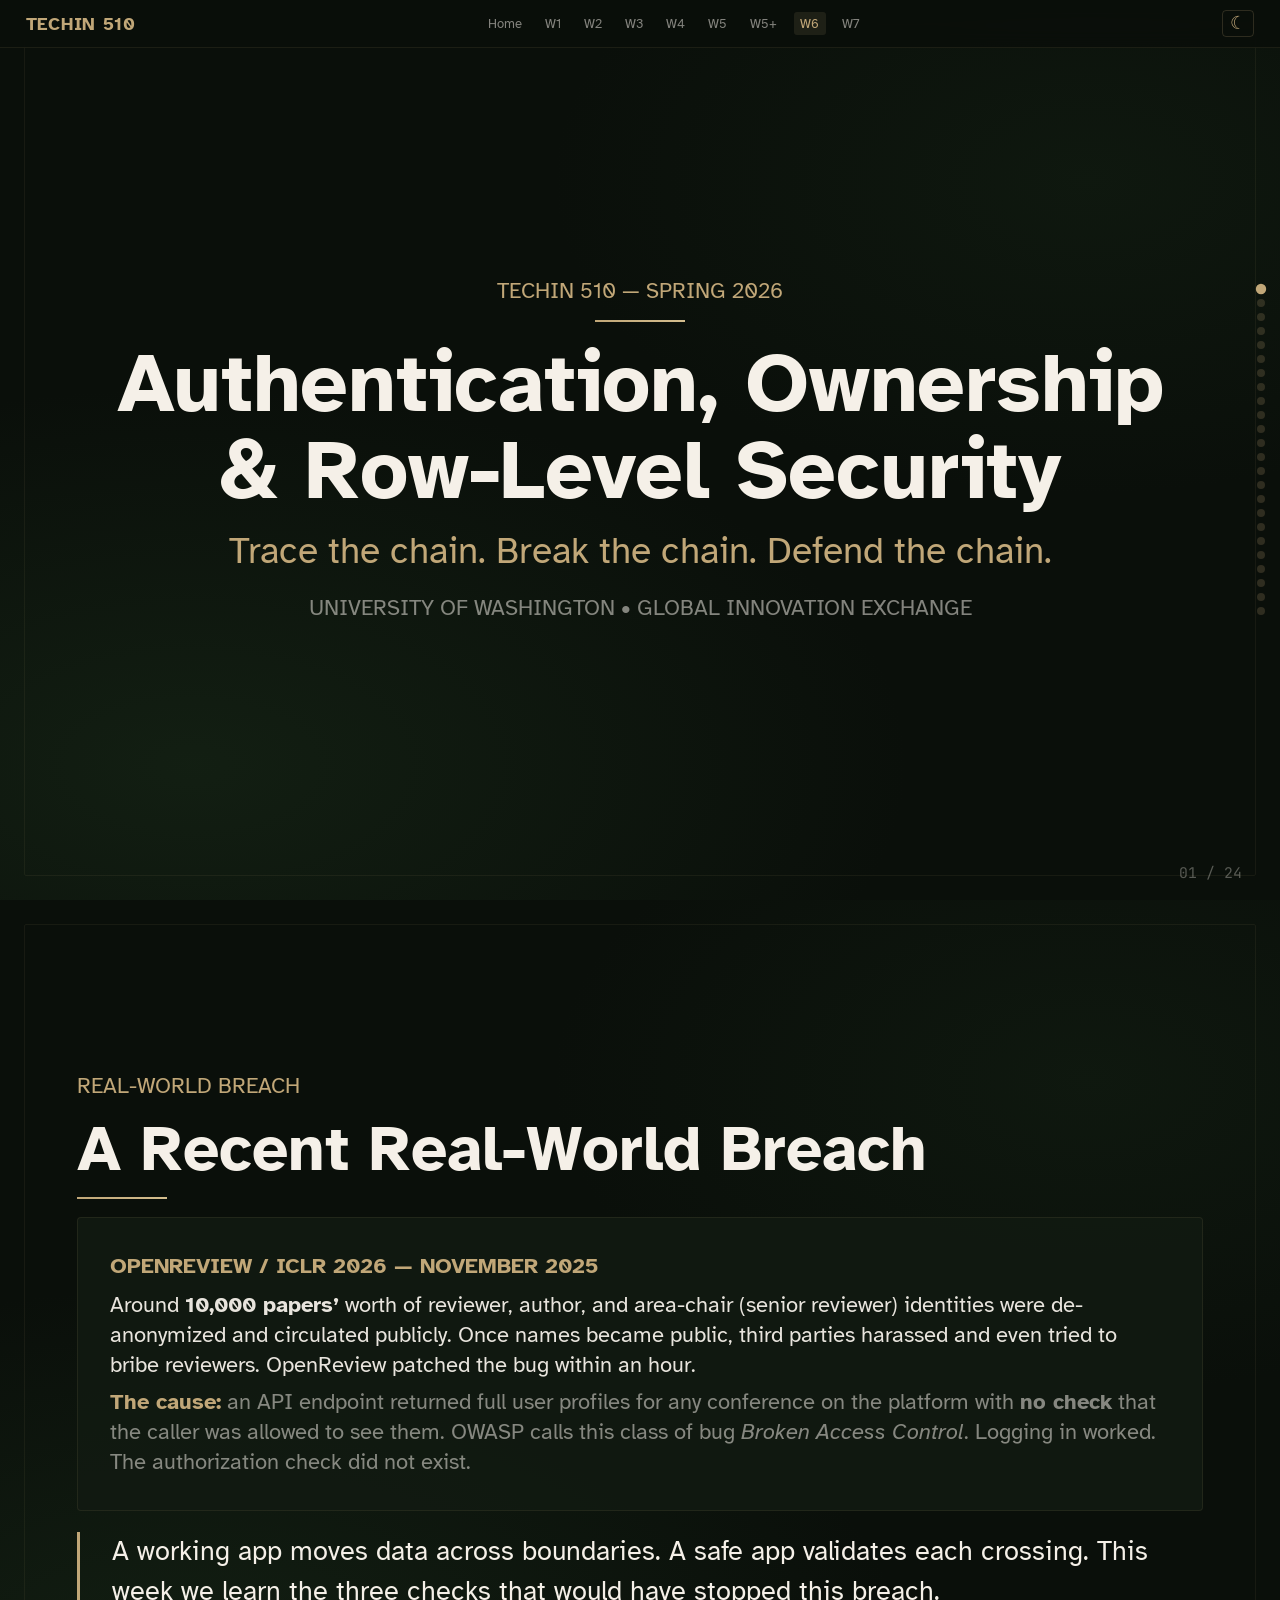
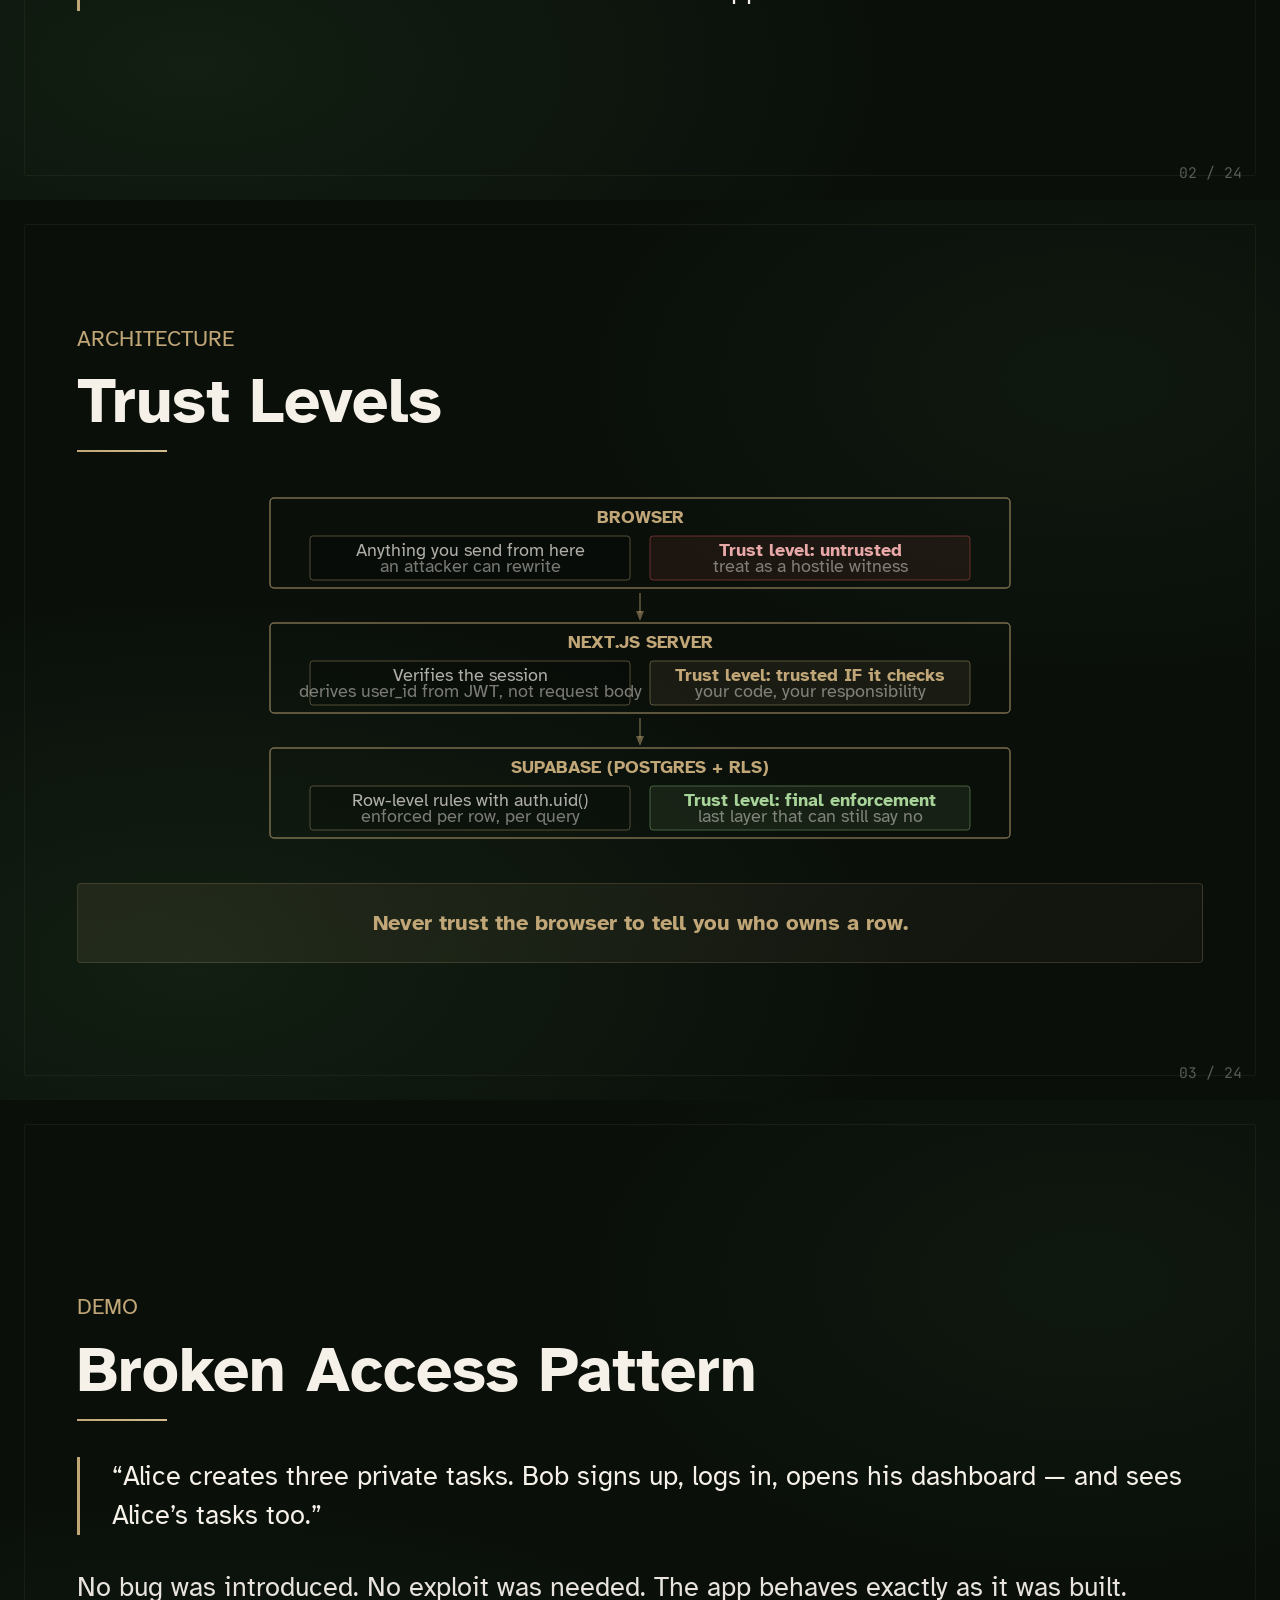
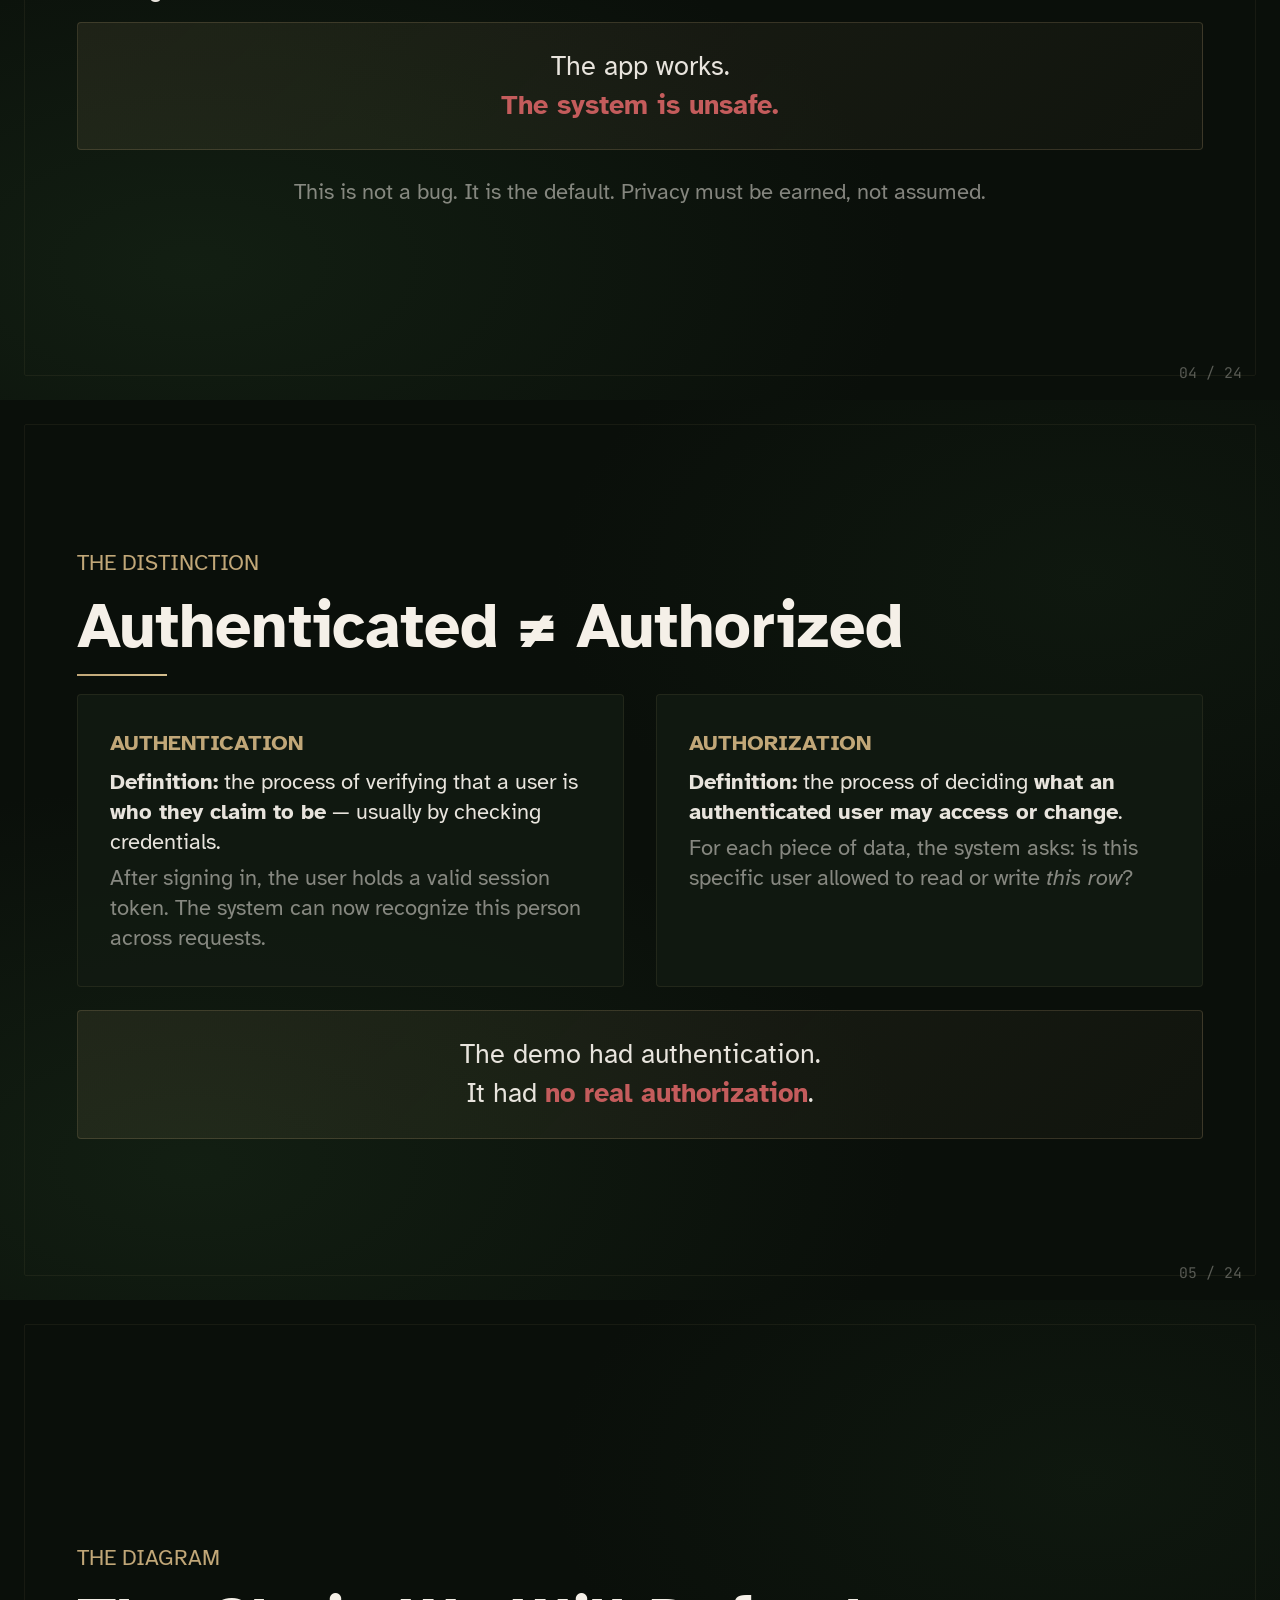
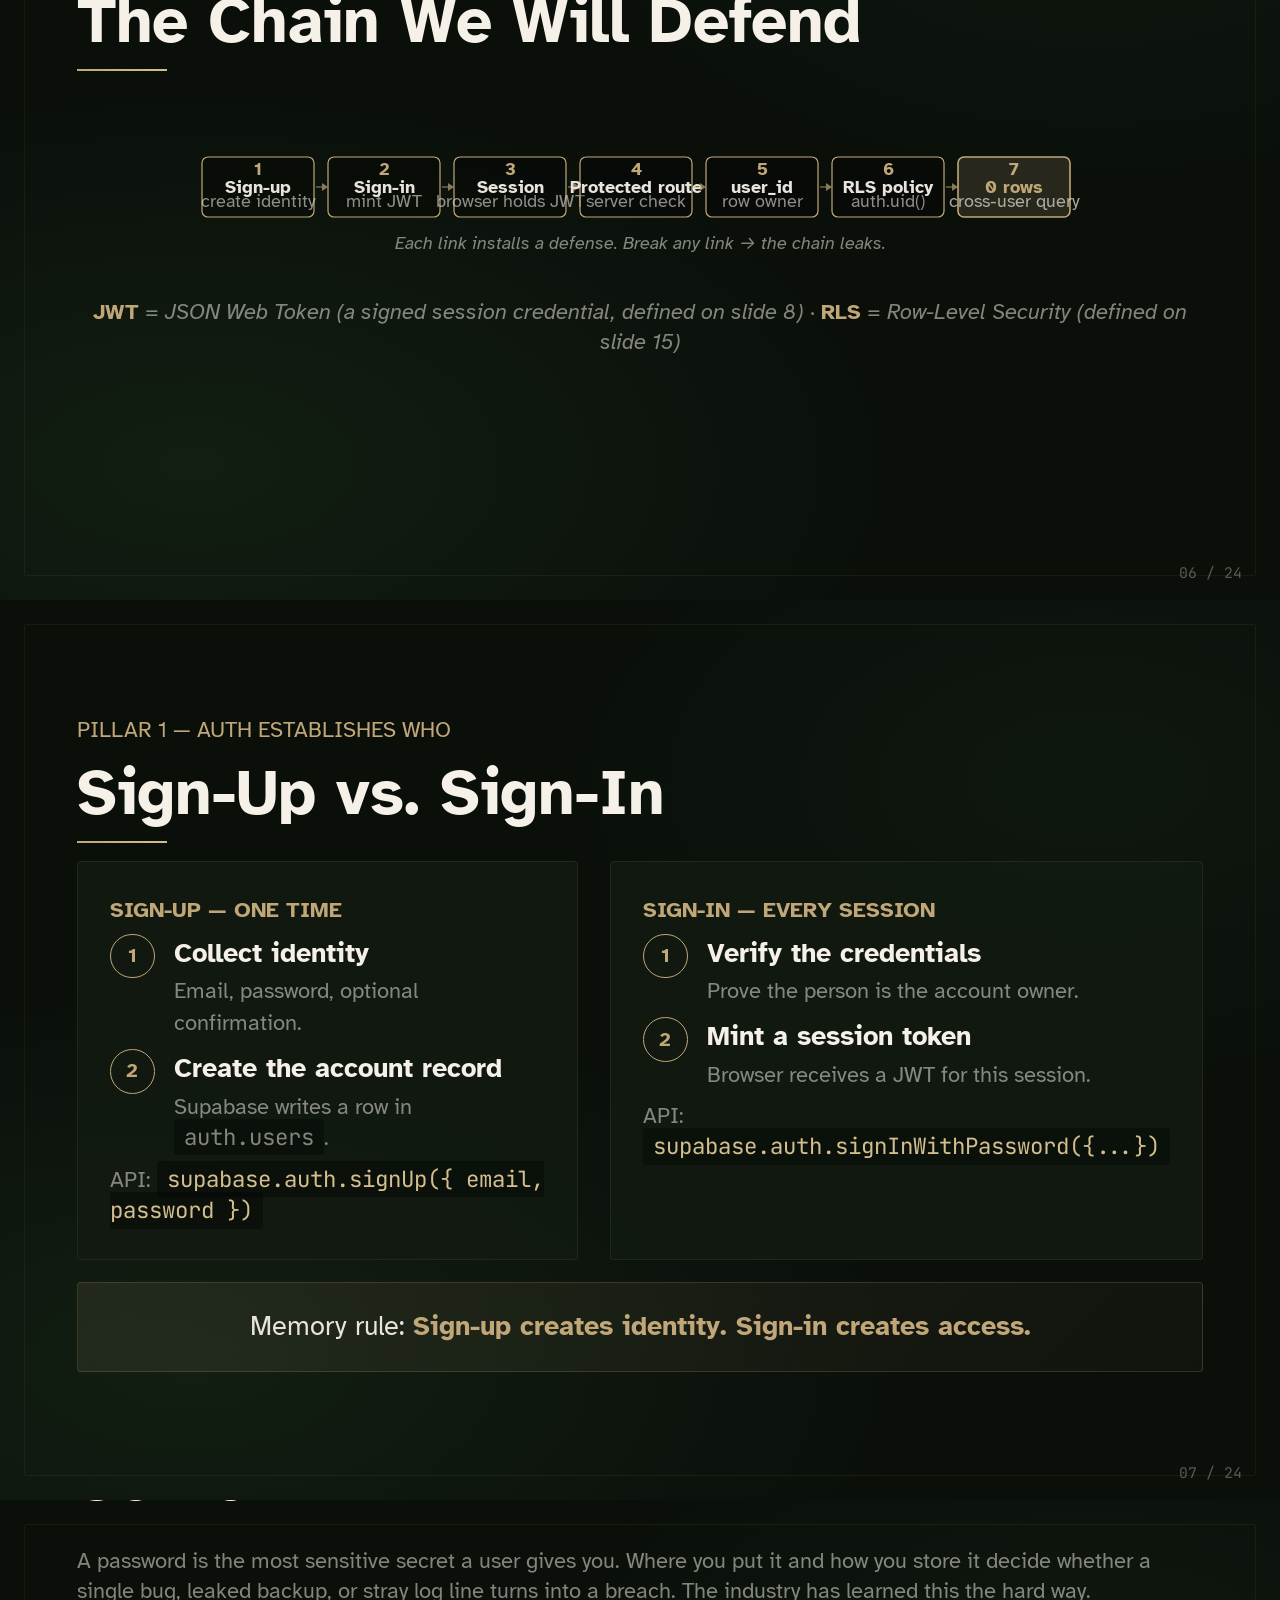
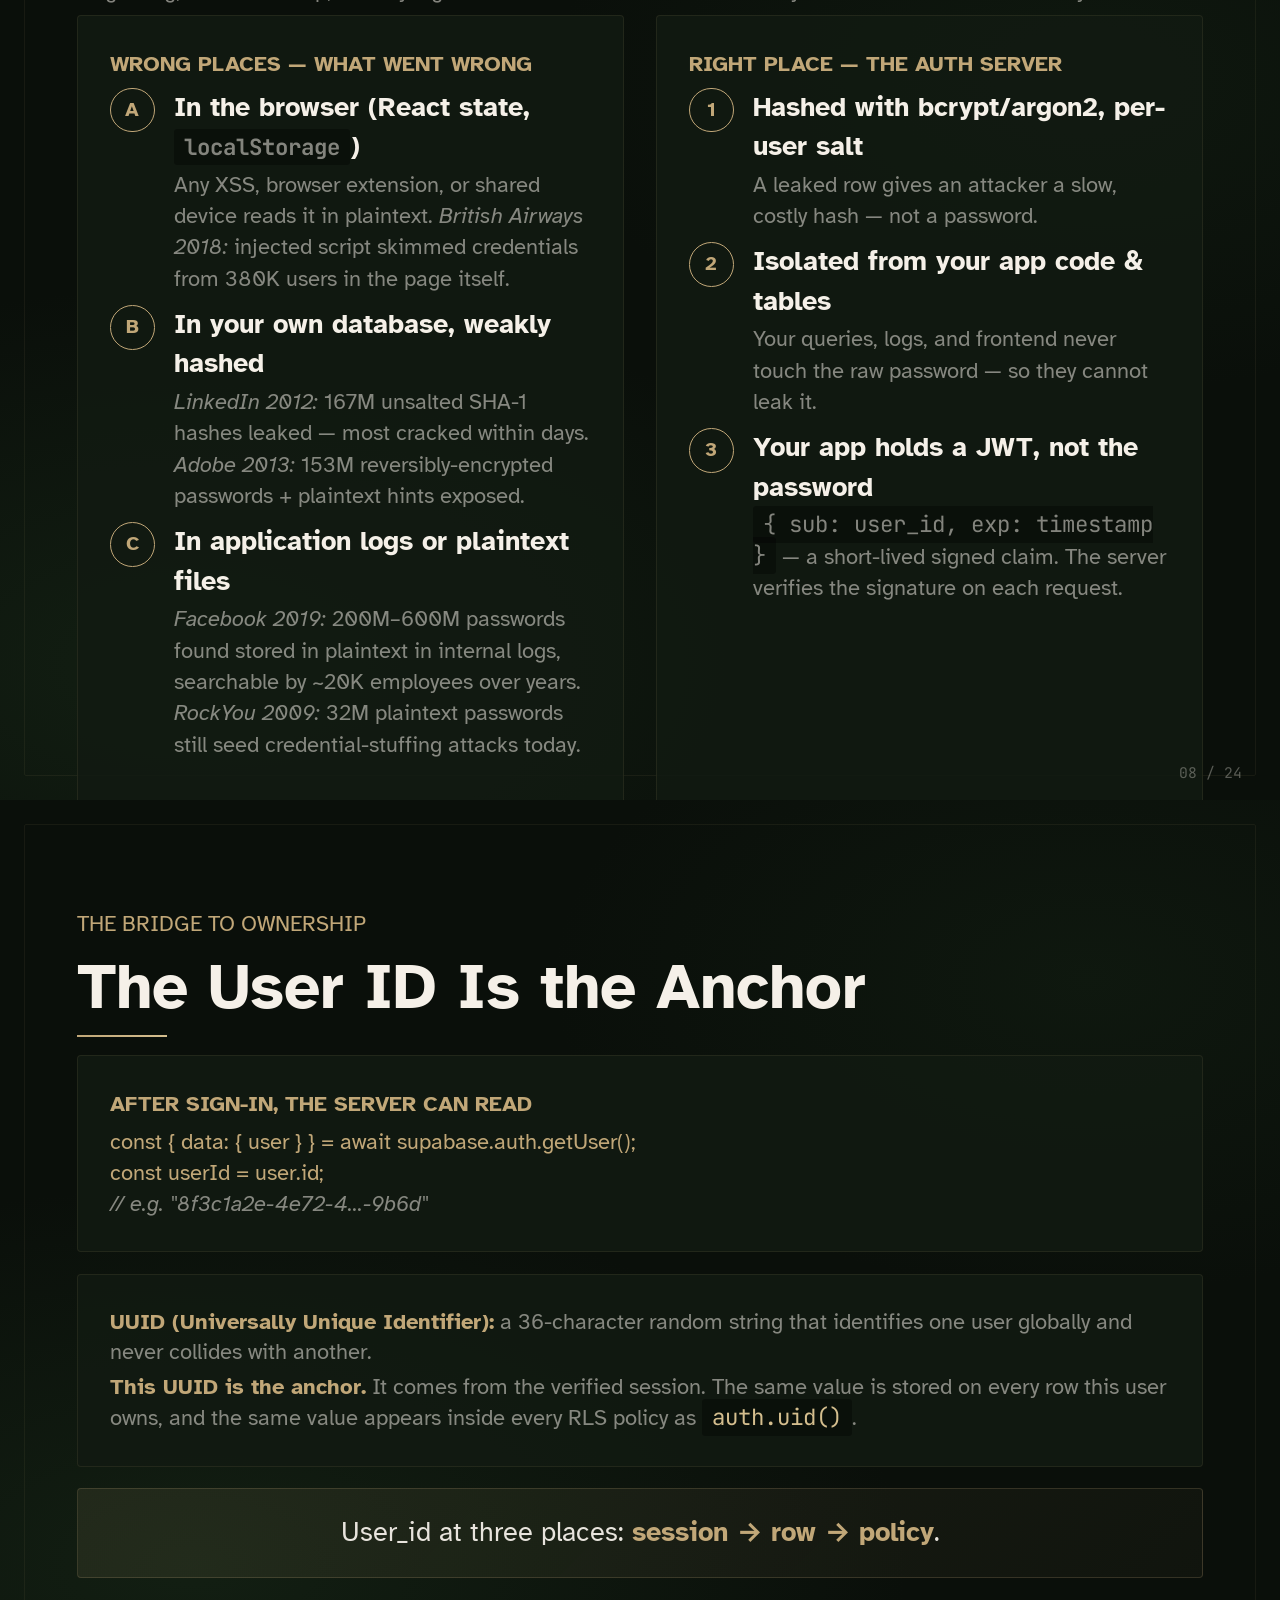
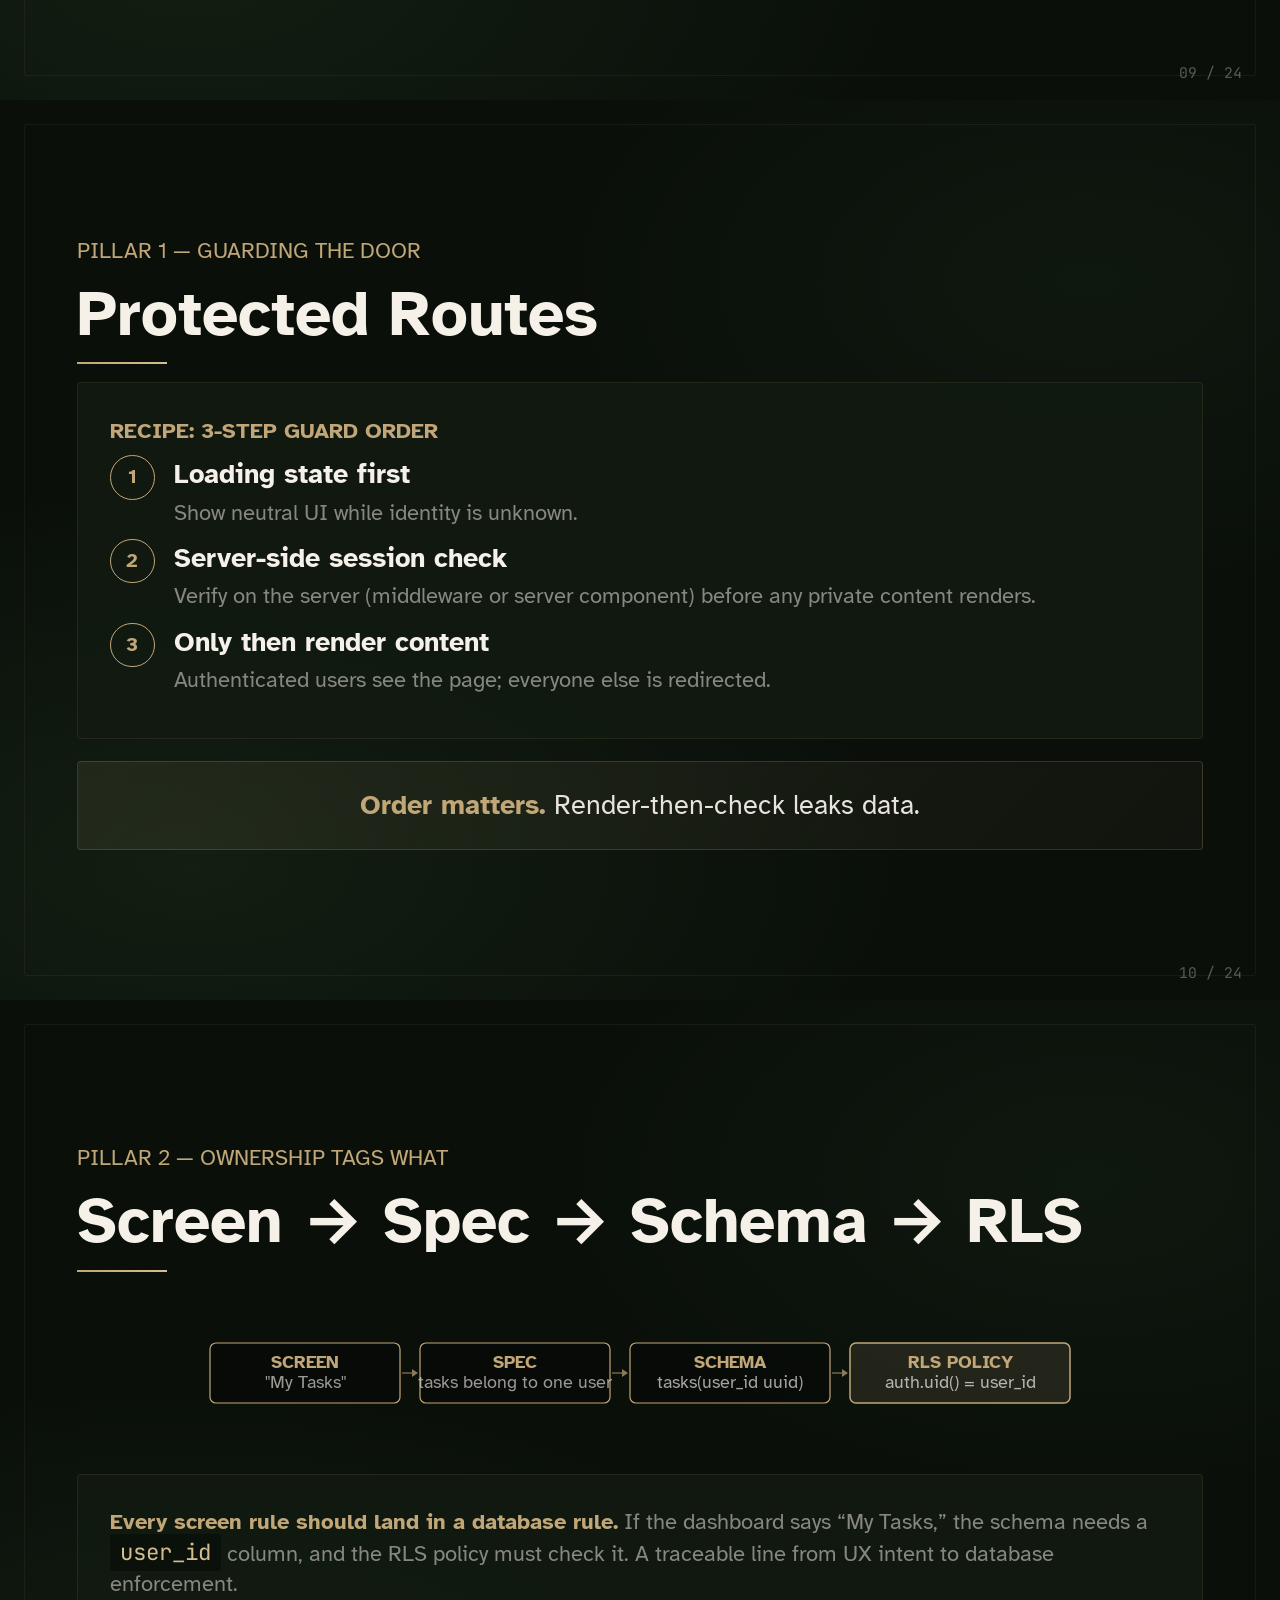
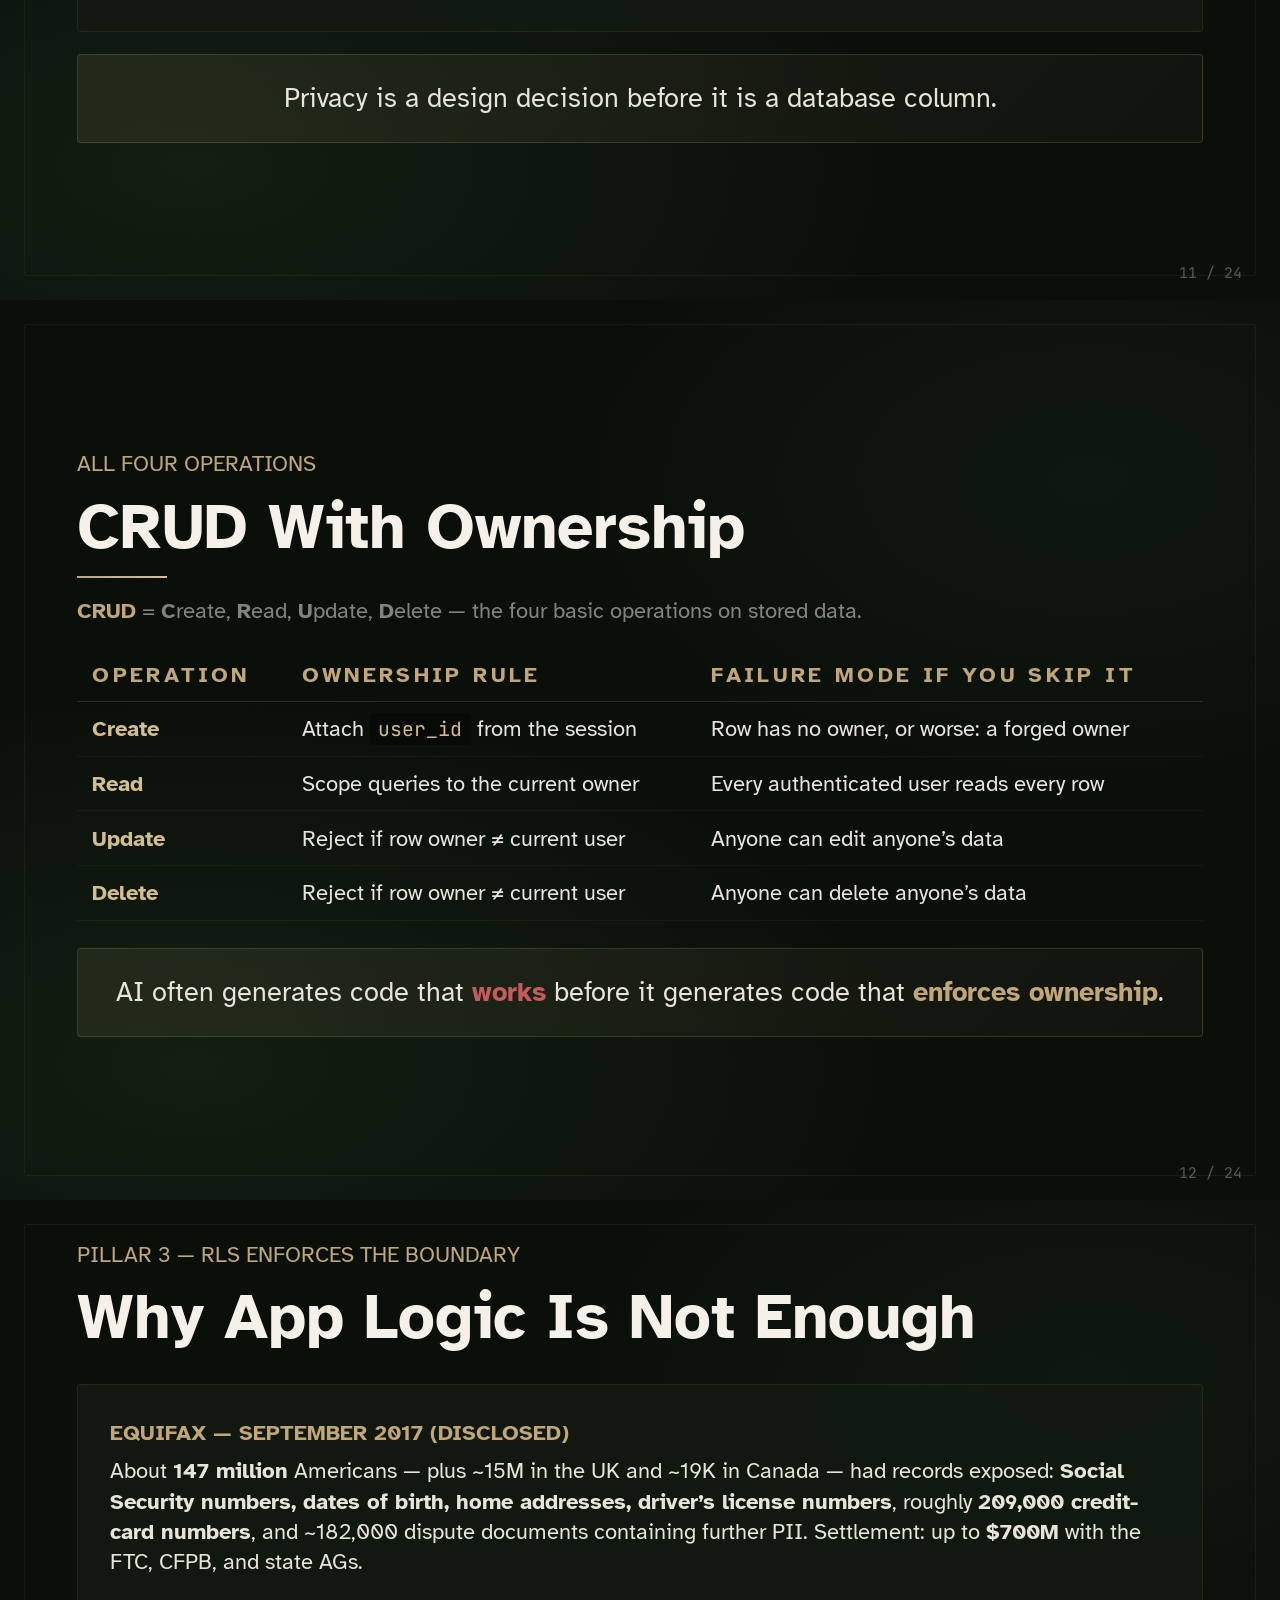
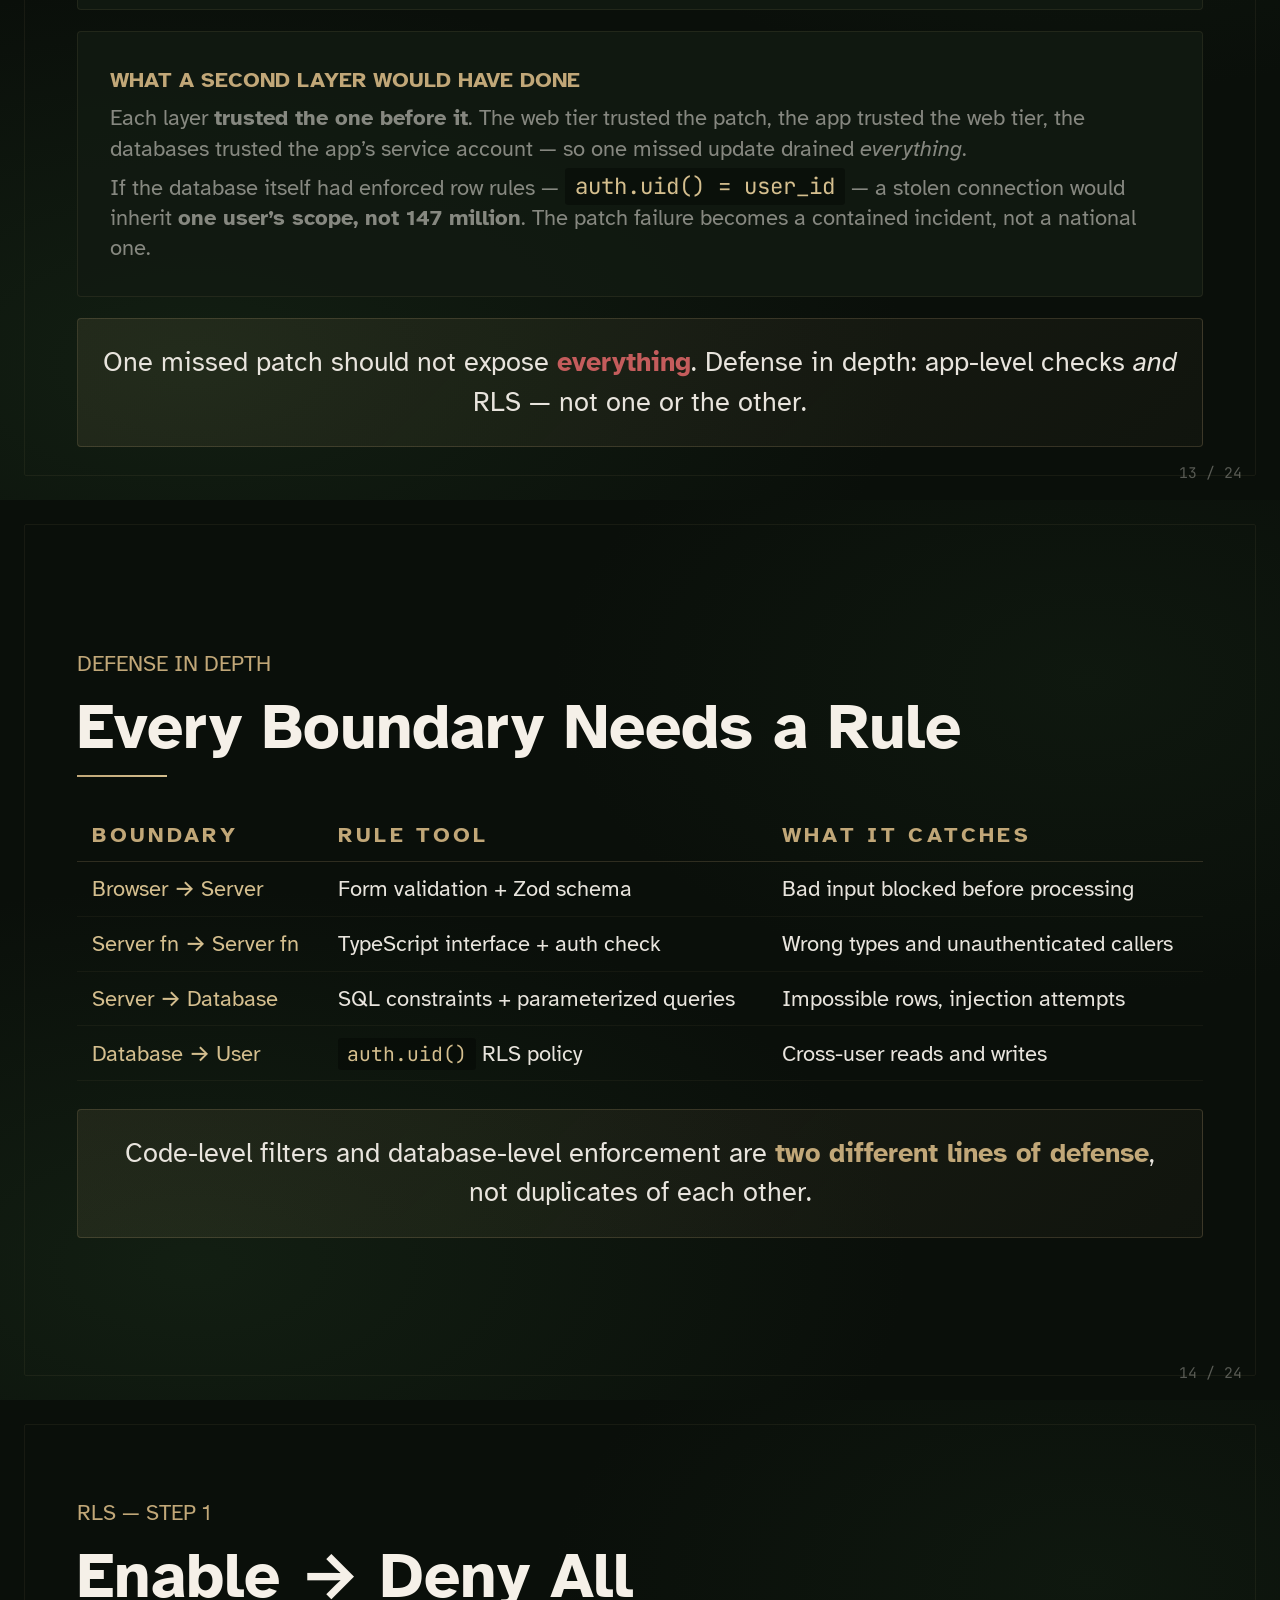
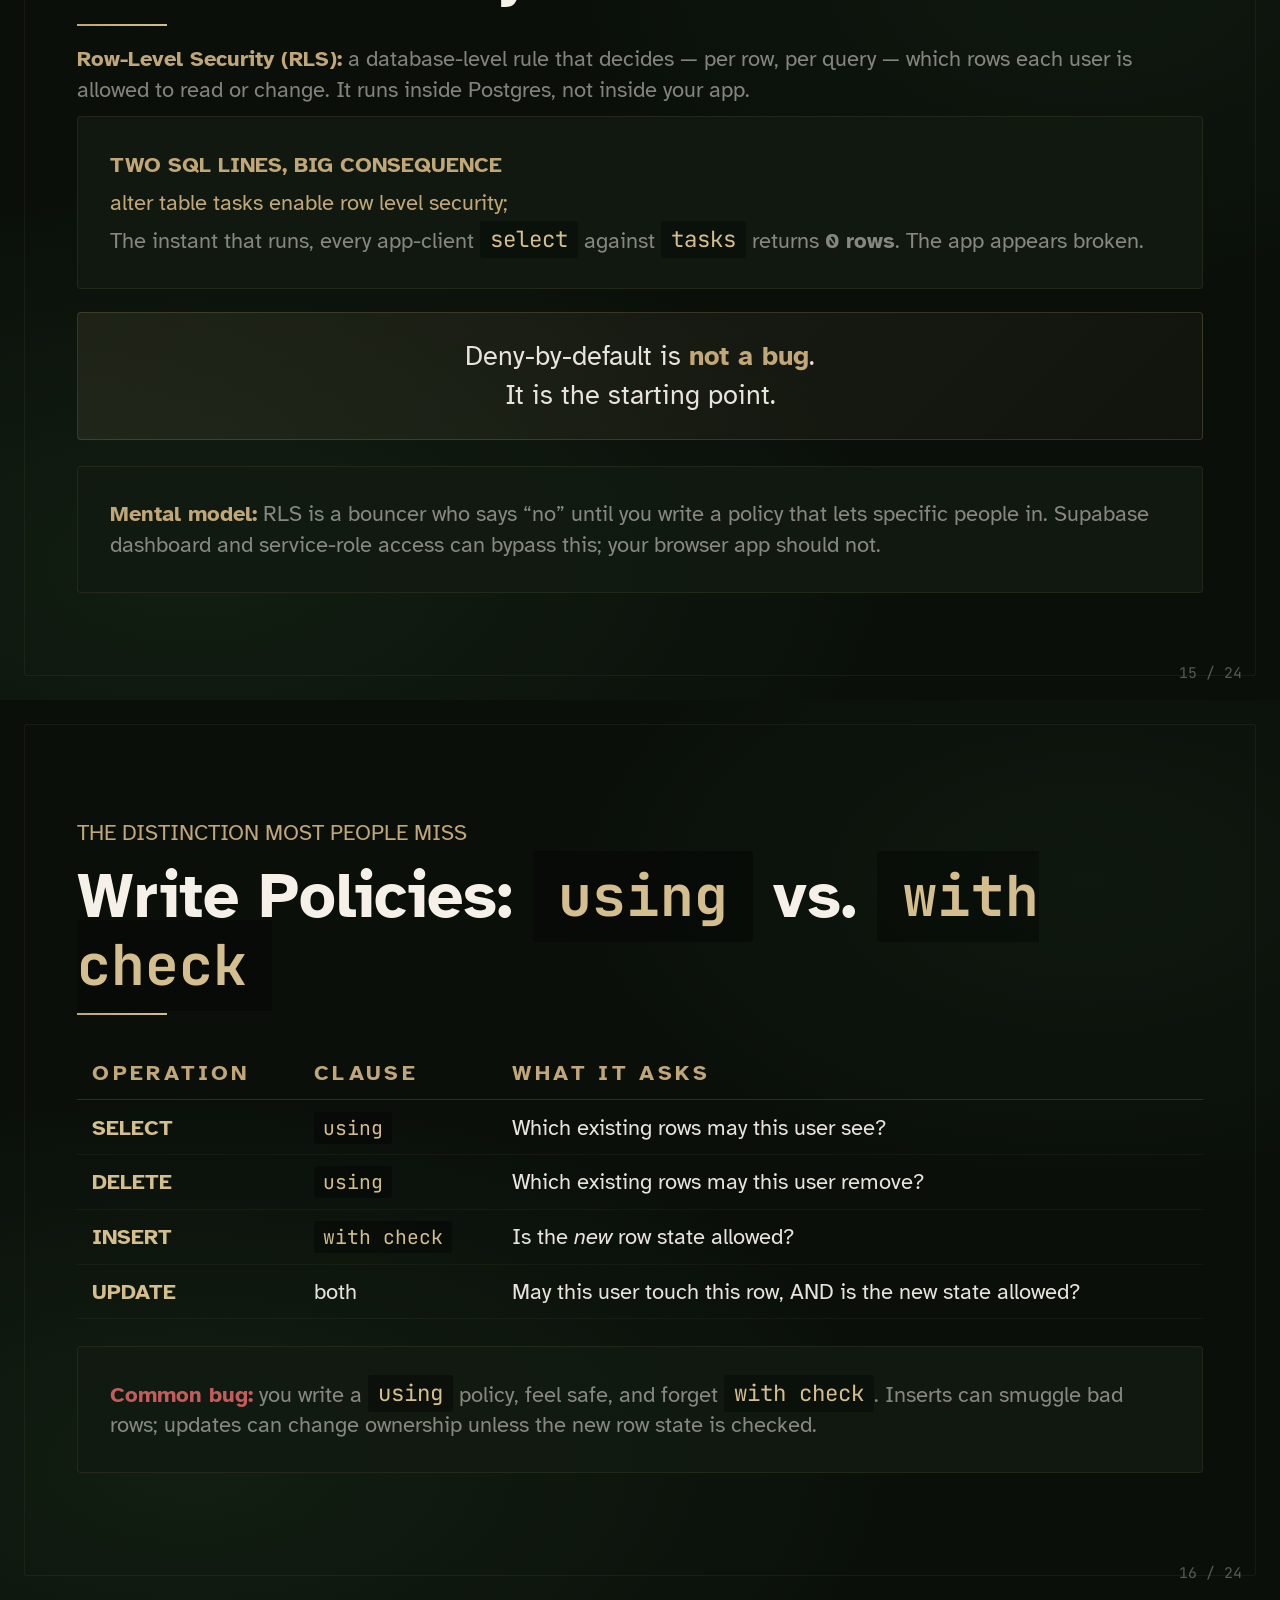
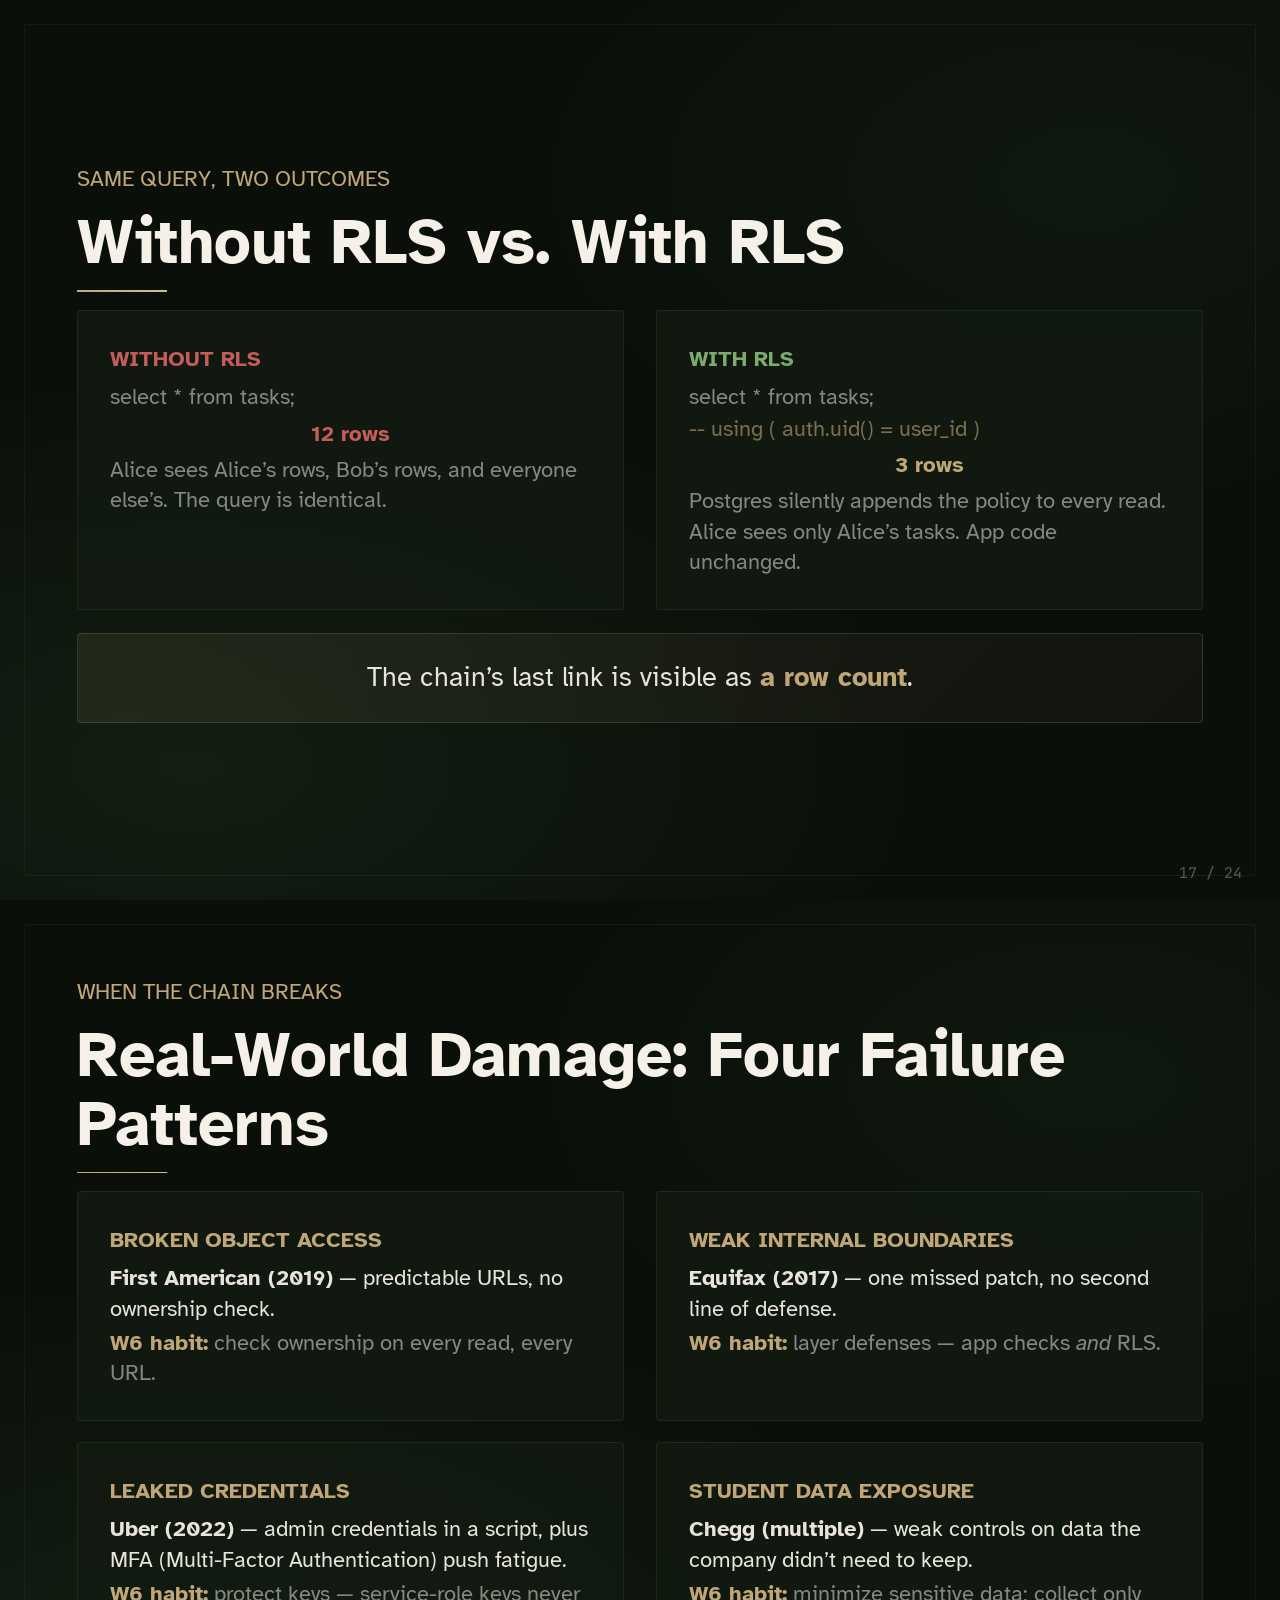
<file: week6-slides.html>
<!DOCTYPE html>
<html lang="en">

<head>
  <meta charset="UTF-8">
  <meta name="viewport" content="width=device-width, initial-scale=1.0">
  <title>TECHIN 510 Week 6 — Auth, Ownership &amp; RLS</title>
  <link rel="stylesheet" href="css/theme.css">
  <link rel="stylesheet" href="css/slides.css">
  <link rel="stylesheet" href="css/site-nav.css">
</head>

<body>

  <nav class="site-nav" id="site-nav">
    <a href="index.html" class="site-nav-brand">TECHIN 510</a>
    <button class="site-nav-toggle" id="navToggle" aria-label="Toggle navigation">&#9776;</button>
    <div class="site-nav-links" id="navLinks">
      <a href="index.html">Home</a>
      <a href="week1-slides.html">W1</a>
      <a href="week2-slides.html">W2</a>
      <a href="week3-slides.html">W3</a>
      <a href="week4-slides.html">W4</a>
      <a href="week5-slides.html">W5</a>
      <a href="week5-tools-slides.html">W5+</a>
      <a href="week6-slides.html">W6</a>
      <a href="week7-agentic-os-slides.html">W7</a>
    </div>
  </nav>

  <div id="progress"></div>

  <div id="nav-dots"></div>

  <button class="edit-btn" id="editBtn" title="Toggle edit mode (E)">E</button>

  <!-- ============================================================
       SECTION 1 — THE STAKES (slides 1-6)
       ============================================================ -->

  <!-- ============================================================
     SLIDE 1 — Title
  -->
  <section class="slide title-slide" id="s1">
    <div class="overline">TECHIN 510 &mdash; Spring 2026</div>
    <div class="accent-line"></div>
    <h1>Authentication, Ownership<br>&amp; Row-Level Security</h1>
    <div class="subtitle">Trace the chain. Break the chain. Defend the chain.</div>
    <div class="meta-line">University of Washington &bull; Global Innovation Exchange</div>
    <div class="slide-num">01 / 24</div>
  </section>

  <!-- ============================================================
     SLIDE 2 — A Breach Pattern You Can Understand (OpenReview / ICLR 2026)
  -->
  <section class="slide" id="s2">
    <div class="overline">Real-World Breach</div>
    <h2>A Recent Real-World Breach</h2>
    <div class="accent-line"></div>

    <div class="card">
      <div class="col-label" style="color: var(--gold);">OpenReview / ICLR 2026 &mdash; November 2025</div>
      <p style="font-size: clamp(0.78rem, 1.22vw, 0.95rem); color: var(--fg); margin-top: 0.3rem;">
        Around <strong>10,000 papers&rsquo;</strong> worth of reviewer, author, and area-chair (senior reviewer)
        identities were de-anonymized and circulated publicly. Once names became public, third parties harassed and even tried to bribe reviewers. OpenReview patched the
        bug within an hour.
      </p>
      <p style="font-size: clamp(0.74rem, 1.15vw, 0.88rem); color: var(--fg-dim); margin-top: 0.4rem;">
        <strong style="color: var(--gold);">The cause:</strong> an API endpoint returned full user profiles for
        any conference on the platform with <strong>no check</strong> that the caller was allowed to see them.
        OWASP calls this class of bug <em>Broken Access Control</em>. Logging in worked. The authorization check
        did not exist.
      </p>
    </div>

    <div class="quote-block" style="margin-top: clamp(0.5rem, 1.4vh, 0.9rem);">
      <p>A working app moves data across boundaries.
        A safe app validates each crossing. This week we learn the three checks that would have stopped this breach.
      </p>
    </div>

    </div>

    <div class="slide-num">02 / 24</div>
  </section>

  <!-- ============================================================
     SLIDE 3 — Three Layers, Three Trust Levels
  -->
  <section class="slide" id="s6">
    <div class="overline">Architecture</div>
    <h2>Trust Levels</h2>
    <div class="accent-line"></div>

    <div class="diagram">
      <svg viewBox="0 0 900 360" xmlns="http://www.w3.org/2000/svg" style="max-height: 48vh;" role="img"
        aria-label="Three layers: browser is untrusted, Next.js server is trusted only if it verifies session, Supabase is the final enforcement layer with RLS.">

        <!-- BROWSER -->
        <rect x="80" y="10" width="740" height="90" rx="4" fill="none" stroke="#c1a778" stroke-width="1.5" opacity="0.6"/>
        <text x="450" y="35" text-anchor="middle" fill="#c1a778" font-family="Inter, sans-serif" font-size="12" font-weight="600" letter-spacing="2">BROWSER</text>
        <rect x="120" y="48" width="320" height="44" rx="3" fill="rgba(0,0,0,0.3)" stroke="#c1a778" stroke-width="0.8" opacity="0.5"/>
        <text x="280" y="68" text-anchor="middle" fill="#e8e4dd" font-family="Inter, sans-serif" font-size="11" opacity="0.75">Anything you send from here</text>
        <text x="280" y="84" text-anchor="middle" fill="#e8e4dd" font-family="Inter, sans-serif" font-size="10" opacity="0.5">an attacker can rewrite</text>
        <rect x="460" y="48" width="320" height="44" rx="3" fill="rgba(220,90,90,0.10)" stroke="rgba(220,90,90,0.5)" stroke-width="1" opacity="0.85"/>
        <text x="620" y="68" text-anchor="middle" fill="#e8a8a8" font-family="Inter, sans-serif" font-size="11" font-weight="600">Trust level: untrusted</text>
        <text x="620" y="84" text-anchor="middle" fill="#e8e4dd" font-family="Inter, sans-serif" font-size="10" opacity="0.5">treat as a hostile witness</text>

        <!-- arrow down -->
        <line x1="450" y1="105" x2="450" y2="125" stroke="#c1a778" stroke-width="1.5" opacity="0.5"/>
        <polygon points="446,123 450,133 454,123" fill="#c1a778" opacity="0.5"/>

        <!-- SERVER -->
        <rect x="80" y="135" width="740" height="90" rx="4" fill="none" stroke="#c1a778" stroke-width="1.5" opacity="0.6"/>
        <text x="450" y="160" text-anchor="middle" fill="#c1a778" font-family="Inter, sans-serif" font-size="12" font-weight="600" letter-spacing="2">NEXT.JS SERVER</text>
        <rect x="120" y="173" width="320" height="44" rx="3" fill="rgba(0,0,0,0.3)" stroke="#c1a778" stroke-width="0.8" opacity="0.5"/>
        <text x="280" y="193" text-anchor="middle" fill="#e8e4dd" font-family="Inter, sans-serif" font-size="11" opacity="0.75">Verifies the session</text>
        <text x="280" y="209" text-anchor="middle" fill="#e8e4dd" font-family="Inter, sans-serif" font-size="10" opacity="0.5">derives user_id from JWT, not request body</text>
        <rect x="460" y="173" width="320" height="44" rx="3" fill="rgba(193,167,120,0.10)" stroke="rgba(193,167,120,0.5)" stroke-width="1" opacity="0.85"/>
        <text x="620" y="193" text-anchor="middle" fill="#c1a778" font-family="Inter, sans-serif" font-size="11" font-weight="600">Trust level: trusted IF it checks</text>
        <text x="620" y="209" text-anchor="middle" fill="#e8e4dd" font-family="Inter, sans-serif" font-size="10" opacity="0.5">your code, your responsibility</text>

        <!-- arrow down -->
        <line x1="450" y1="230" x2="450" y2="250" stroke="#c1a778" stroke-width="1.5" opacity="0.5"/>
        <polygon points="446,248 450,258 454,248" fill="#c1a778" opacity="0.5"/>

        <!-- DATABASE -->
        <rect x="80" y="260" width="740" height="90" rx="4" fill="none" stroke="#c1a778" stroke-width="1.5" opacity="0.6"/>
        <text x="450" y="285" text-anchor="middle" fill="#c1a778" font-family="Inter, sans-serif" font-size="12" font-weight="600" letter-spacing="2">SUPABASE (POSTGRES + RLS)</text>
        <rect x="120" y="298" width="320" height="44" rx="3" fill="rgba(0,0,0,0.3)" stroke="#c1a778" stroke-width="0.8" opacity="0.5"/>
        <text x="280" y="318" text-anchor="middle" fill="#e8e4dd" font-family="Inter, sans-serif" font-size="11" opacity="0.75">Row-level rules with auth.uid()</text>
        <text x="280" y="334" text-anchor="middle" fill="#e8e4dd" font-family="Inter, sans-serif" font-size="10" opacity="0.5">enforced per row, per query</text>
        <rect x="460" y="298" width="320" height="44" rx="3" fill="rgba(125,171,110,0.12)" stroke="rgba(125,171,110,0.55)" stroke-width="1" opacity="0.9"/>
        <text x="620" y="318" text-anchor="middle" fill="#a8d49a" font-family="Inter, sans-serif" font-size="11" font-weight="600">Trust level: final enforcement</text>
        <text x="620" y="334" text-anchor="middle" fill="#e8e4dd" font-family="Inter, sans-serif" font-size="10" opacity="0.5">last layer that can still say no</text>
      </svg>
    </div>

    <div class="highlight-box" style="margin-top: clamp(0.45rem, 1.3vh, 0.75rem);">
      <p style="font-size: clamp(0.78rem, 1.25vw, 0.95rem); color: var(--fg); text-align: center;">
        <strong style="color: var(--gold);">Never trust the browser to tell you who owns a row.</strong>
      </p>
    </div>

    <div class="slide-num">03 / 24</div>
  </section>

  <!-- ============================================================
     SLIDE 4 — Every Row, Every User (the demo)
  -->
  <section class="slide" id="s3">
    <div class="overline">Demo</div>
    <h2>Broken Access Pattern</h2>
    <div class="accent-line"></div>

    <div class="quote-block">
      <p>&ldquo;Alice creates three private tasks. Bob signs up, logs in, opens his dashboard
        &mdash; and sees Alice&rsquo;s tasks too.&rdquo;</p>
    </div>

    <p style="margin-top: clamp(0.6rem, 1.6vh, 1rem);">
      No bug was introduced. No exploit was needed. The app behaves exactly as it was built.
    </p>

    <div class="highlight-box" style="margin-top: clamp(0.6rem, 1.6vh, 1rem);">
      <p style="font-size: clamp(0.95rem, 1.6vw, 1.2rem); color: var(--fg); text-align: center;">
        The app works.<br><strong style="color: var(--red-soft);">The system is unsafe.</strong>
      </p>
    </div>

    <p style="font-size: clamp(0.75rem, 1.2vw, 0.9rem); color: var(--fg-dim); text-align: center; margin-top: clamp(0.5rem, 1.5vh, 0.9rem);">
      This is not a bug. It is the default. Privacy must be earned, not assumed.
    </p>

    <div class="slide-num">04 / 24</div>
  </section>

  <!-- ============================================================
     SLIDE 5 — Authenticated ≠ Authorized
  -->
  <section class="slide" id="s4">
    <div class="overline">The Distinction</div>
    <h2>Authenticated &ne; Authorized</h2>
    <div class="accent-line"></div>

    <div class="two-col">
      <div class="card">
        <div class="col-label" style="color: var(--gold);">Authentication</div>
        <p style="font-size: clamp(0.78rem, 1.22vw, 0.95rem); color: var(--fg); margin-top: 0.3rem;">
          <strong>Definition:</strong> the process of verifying that a user is <strong>who they claim to be</strong> &mdash; usually by checking credentials.
        </p>
        <p style="font-size: clamp(0.72rem, 1.12vw, 0.86rem); color: var(--fg-dim); margin-top: 0.35rem;">
          After signing in, the user holds a valid session token. The system can now recognize this person across requests.
        </p>
      </div>
      <div class="card">
        <div class="col-label" style="color: var(--gold);">Authorization</div>
        <p style="font-size: clamp(0.78rem, 1.22vw, 0.95rem); color: var(--fg); margin-top: 0.3rem;">
          <strong>Definition:</strong> the process of deciding <strong>what an authenticated user may access or change</strong>.
        </p>
        <p style="font-size: clamp(0.72rem, 1.12vw, 0.86rem); color: var(--fg-dim); margin-top: 0.35rem;">
          For each piece of data, the system asks: is this specific user allowed to read or write <em>this row</em>?
        </p>
      </div>
    </div>

    <div class="highlight-box" style="margin-top: clamp(0.6rem, 1.6vh, 1rem);">
      <p style="font-size: clamp(0.85rem, 1.35vw, 1.05rem); color: var(--fg); text-align: center;">
        The demo had authentication.<br>
        It had <strong style="color: var(--red-soft);">no real authorization</strong>.
      </p>
    </div>

    <div class="slide-num">05 / 24</div>
  </section>

  <!-- ============================================================
     SLIDE 6 — The Chain We Will Defend (7-node SVG)
  -->
  <section class="slide" id="s5">
    <div class="overline">The Diagram</div>
    <h2>The Chain We Will Defend</h2>
    <div class="accent-line"></div>

    <div class="diagram">
      <svg viewBox="0 0 900 160" xmlns="http://www.w3.org/2000/svg" style="max-height: 30vh;" role="img"
        aria-label="Seven-link chain: sign-up, sign-in, session, protected route, user_id, RLS policy, zero rows.">

        <!-- Node 1: Sign-up -->
        <rect x="12" y="50" width="112" height="60" rx="6" fill="rgba(0,0,0,0.3)" stroke="#c1a778" stroke-width="1.2"/>
        <text x="68" y="68" text-anchor="middle" fill="#c1a778" font-family="Inter, sans-serif" font-size="9" font-weight="600" letter-spacing="2">1</text>
        <text x="68" y="86" text-anchor="middle" fill="#e8e4dd" font-family="Inter, sans-serif" font-size="11" font-weight="600">Sign-up</text>
        <text x="68" y="100" text-anchor="middle" fill="#e8e4dd" font-family="Inter, sans-serif" font-size="9" opacity="0.6">create identity</text>

        <!-- Arrow 1->2 -->
        <line x1="126" y1="80" x2="132" y2="80" stroke="#c1a778" stroke-width="1.4" opacity="0.6"/>
        <polygon points="132,76 138,80 132,84" fill="#c1a778" opacity="0.7"/>

        <!-- Node 2: Sign-in -->
        <rect x="138" y="50" width="112" height="60" rx="6" fill="rgba(0,0,0,0.3)" stroke="#c1a778" stroke-width="1.2"/>
        <text x="194" y="68" text-anchor="middle" fill="#c1a778" font-family="Inter, sans-serif" font-size="9" font-weight="600" letter-spacing="2">2</text>
        <text x="194" y="86" text-anchor="middle" fill="#e8e4dd" font-family="Inter, sans-serif" font-size="11" font-weight="600">Sign-in</text>
        <text x="194" y="100" text-anchor="middle" fill="#e8e4dd" font-family="Inter, sans-serif" font-size="9" opacity="0.6">mint JWT</text>

        <!-- Arrow 2->3 -->
        <line x1="252" y1="80" x2="258" y2="80" stroke="#c1a778" stroke-width="1.4" opacity="0.6"/>
        <polygon points="258,76 264,80 258,84" fill="#c1a778" opacity="0.7"/>

        <!-- Node 3: Session -->
        <rect x="264" y="50" width="112" height="60" rx="6" fill="rgba(0,0,0,0.3)" stroke="#c1a778" stroke-width="1.2"/>
        <text x="320" y="68" text-anchor="middle" fill="#c1a778" font-family="Inter, sans-serif" font-size="9" font-weight="600" letter-spacing="2">3</text>
        <text x="320" y="86" text-anchor="middle" fill="#e8e4dd" font-family="Inter, sans-serif" font-size="11" font-weight="600">Session</text>
        <text x="320" y="100" text-anchor="middle" fill="#e8e4dd" font-family="Inter, sans-serif" font-size="9" opacity="0.6">browser holds JWT</text>

        <!-- Arrow 3->4 -->
        <line x1="378" y1="80" x2="384" y2="80" stroke="#c1a778" stroke-width="1.4" opacity="0.6"/>
        <polygon points="384,76 390,80 384,84" fill="#c1a778" opacity="0.7"/>

        <!-- Node 4: Protected route -->
        <rect x="390" y="50" width="112" height="60" rx="6" fill="rgba(0,0,0,0.3)" stroke="#c1a778" stroke-width="1.2"/>
        <text x="446" y="68" text-anchor="middle" fill="#c1a778" font-family="Inter, sans-serif" font-size="9" font-weight="600" letter-spacing="2">4</text>
        <text x="446" y="86" text-anchor="middle" fill="#e8e4dd" font-family="Inter, sans-serif" font-size="11" font-weight="600">Protected route</text>
        <text x="446" y="100" text-anchor="middle" fill="#e8e4dd" font-family="Inter, sans-serif" font-size="9" opacity="0.6">server check</text>

        <!-- Arrow 4->5 -->
        <line x1="504" y1="80" x2="510" y2="80" stroke="#c1a778" stroke-width="1.4" opacity="0.6"/>
        <polygon points="510,76 516,80 510,84" fill="#c1a778" opacity="0.7"/>

        <!-- Node 5: user_id -->
        <rect x="516" y="50" width="112" height="60" rx="6" fill="rgba(0,0,0,0.3)" stroke="#c1a778" stroke-width="1.2"/>
        <text x="572" y="68" text-anchor="middle" fill="#c1a778" font-family="Inter, sans-serif" font-size="9" font-weight="600" letter-spacing="2">5</text>
        <text x="572" y="86" text-anchor="middle" fill="#e8e4dd" font-family="JetBrains Mono, monospace" font-size="11" font-weight="600">user_id</text>
        <text x="572" y="100" text-anchor="middle" fill="#e8e4dd" font-family="Inter, sans-serif" font-size="9" opacity="0.6">row owner</text>

        <!-- Arrow 5->6 -->
        <line x1="630" y1="80" x2="636" y2="80" stroke="#c1a778" stroke-width="1.4" opacity="0.6"/>
        <polygon points="636,76 642,80 636,84" fill="#c1a778" opacity="0.7"/>

        <!-- Node 6: RLS policy -->
        <rect x="642" y="50" width="112" height="60" rx="6" fill="rgba(0,0,0,0.3)" stroke="#c1a778" stroke-width="1.2"/>
        <text x="698" y="68" text-anchor="middle" fill="#c1a778" font-family="Inter, sans-serif" font-size="9" font-weight="600" letter-spacing="2">6</text>
        <text x="698" y="86" text-anchor="middle" fill="#e8e4dd" font-family="Inter, sans-serif" font-size="11" font-weight="600">RLS policy</text>
        <text x="698" y="100" text-anchor="middle" fill="#e8e4dd" font-family="Inter, sans-serif" font-size="9" opacity="0.6">auth.uid()</text>

        <!-- Arrow 6->7 -->
        <line x1="756" y1="80" x2="762" y2="80" stroke="#c1a778" stroke-width="1.4" opacity="0.6"/>
        <polygon points="762,76 768,80 762,84" fill="#c1a778" opacity="0.7"/>

        <!-- Node 7: 0 rows (success state, gold-tinted) -->
        <rect x="768" y="50" width="112" height="60" rx="6" fill="rgba(193,167,120,0.16)" stroke="#c1a778" stroke-width="1.6"/>
        <text x="824" y="68" text-anchor="middle" fill="#c1a778" font-family="Inter, sans-serif" font-size="9" font-weight="600" letter-spacing="2">7</text>
        <text x="824" y="86" text-anchor="middle" fill="#c1a778" font-family="Inter, sans-serif" font-size="13" font-weight="700">0 rows</text>
        <text x="824" y="100" text-anchor="middle" fill="#e8e4dd" font-family="Inter, sans-serif" font-size="9" opacity="0.7">cross-user query</text>

        <!-- Caption strip -->
        <text x="450" y="142" text-anchor="middle" fill="#e8e4dd" font-family="Inter, sans-serif" font-size="10" opacity="0.55" font-style="italic">
          Each link installs a defense. Break any link &rarr; the chain leaks.
        </text>
      </svg>
    </div>

    <p style="font-size: clamp(0.68rem, 1.02vw, 0.8rem); color: var(--fg-dim); text-align: center; margin-top: clamp(0.25rem, 0.7vh, 0.4rem); font-style: italic;">
      <strong style="color: var(--gold); font-style: normal;">JWT</strong> = JSON Web Token (a signed session credential, defined on slide 8) &middot;
      <strong style="color: var(--gold); font-style: normal;">RLS</strong> = Row-Level Security (defined on slide 15)
    </p>

    <div class="slide-num">06 / 24</div>
  </section>

  <!-- ============================================================
       SECTION 2 — PILLAR 1: AUTH ESTABLISHES WHO (slides 7-10)
       ============================================================ -->

  <!-- ============================================================
     SLIDE 7 — Sign-Up vs Sign-In
  -->
  <section class="slide" id="s7">
    <div class="overline">Pillar 1 &mdash; Auth Establishes Who</div>
    <h2>Sign-Up vs. Sign-In</h2>
    <div class="accent-line"></div>

    <div class="two-col">
      <div class="card">
        <div class="col-label" style="color: var(--gold);">Sign-Up &mdash; one time</div>
        <div class="num-feature" style="margin-top: 0.2rem;">
          <div class="num-circle">1</div>
          <div class="num-text">
            <strong>Collect identity</strong>
            <span>Email, password, optional confirmation.</span>
          </div>
        </div>
        <div class="num-feature">
          <div class="num-circle">2</div>
          <div class="num-text">
            <strong>Create the account record</strong>
            <span>Supabase writes a row in <span class="inline-code">auth.users</span>.</span>
          </div>
        </div>
        <p style="font-size: clamp(0.7rem, 1.08vw, 0.83rem); margin-top: 0.55rem; color: var(--fg-dim);">
          API: <span class="inline-code">supabase.auth.signUp({ email, password })</span>
        </p>
      </div>
      <div class="card">
        <div class="col-label" style="color: var(--gold);">Sign-In &mdash; every session</div>
        <div class="num-feature" style="margin-top: 0.2rem;">
          <div class="num-circle">1</div>
          <div class="num-text">
            <strong>Verify the credentials</strong>
            <span>Prove the person is the account owner.</span>
          </div>
        </div>
        <div class="num-feature">
          <div class="num-circle">2</div>
          <div class="num-text">
            <strong>Mint a session token</strong>
            <span>Browser receives a JWT for this session.</span>
          </div>
        </div>
        <p style="font-size: clamp(0.7rem, 1.08vw, 0.83rem); margin-top: 0.55rem; color: var(--fg-dim);">
          API: <span class="inline-code">supabase.auth.signInWithPassword({...})</span>
        </p>
      </div>
    </div>

    <div class="highlight-box" style="margin-top: clamp(0.55rem, 1.5vh, 0.95rem);">
      <p style="font-size: clamp(0.82rem, 1.3vw, 1rem); color: var(--fg); text-align: center;">
        Memory rule: <strong style="color: var(--gold);">Sign-up creates identity. Sign-in creates access.</strong>
      </p>
    </div>

    <div class="slide-num">07 / 24</div>
  </section>

  <!-- ============================================================
     SLIDE 8 — Why Passwords Live in the Auth Server
  -->
  <section class="slide" id="s8">
    <div class="overline">Where Passwords Must Not Live</div>
    <h2>Why Passwords Live in the Auth Server</h2>
    <div class="accent-line"></div>

    <p style="font-size: clamp(0.72rem, 1.12vw, 0.86rem); color: var(--fg-dim); margin-bottom: clamp(0.4rem, 1vh, 0.6rem);">
      A password is the most sensitive secret a user gives you. Where you put it and how you store it decide
      whether a single bug, leaked backup, or stray log line turns into a breach. The industry has learned this the hard way.
    </p>

    <div class="two-col">
      <div class="card">
        <div class="col-label" style="color: var(--gold);">Wrong places &mdash; what went wrong</div>
        <div class="num-feature" style="margin-top: 0.25rem;">
          <div class="num-circle">A</div>
          <div class="num-text">
            <strong>In the browser (React state, <span class="inline-code">localStorage</span>)</strong>
            <span>Any XSS, browser extension, or shared device reads it in plaintext. <em>British Airways 2018:</em> injected script skimmed credentials from 380K users in the page itself.</span>
          </div>
        </div>
        <div class="num-feature">
          <div class="num-circle">B</div>
          <div class="num-text">
            <strong>In your own database, weakly hashed</strong>
            <span><em>LinkedIn 2012:</em> 167M unsalted SHA-1 hashes leaked &mdash; most cracked within days. <em>Adobe 2013:</em> 153M reversibly-encrypted passwords + plaintext hints exposed.</span>
          </div>
        </div>
        <div class="num-feature">
          <div class="num-circle">C</div>
          <div class="num-text">
            <strong>In application logs or plaintext files</strong>
            <span><em>Facebook 2019:</em> 200M&ndash;600M passwords found stored in plaintext in internal logs, searchable by ~20K employees over years. <em>RockYou 2009:</em> 32M plaintext passwords still seed credential-stuffing attacks today.</span>
          </div>
        </div>
      </div>

      <div class="card">
        <div class="col-label" style="color: var(--gold);">Right place &mdash; the auth server</div>
        <div class="num-feature" style="margin-top: 0.25rem;">
          <div class="num-circle">1</div>
          <div class="num-text">
            <strong>Hashed with bcrypt/argon2, per-user salt</strong>
            <span>A leaked row gives an attacker a slow, costly hash &mdash; not a password.</span>
          </div>
        </div>
        <div class="num-feature">
          <div class="num-circle">2</div>
          <div class="num-text">
            <strong>Isolated from your app code &amp; tables</strong>
            <span>Your queries, logs, and frontend never touch the raw password &mdash; so they cannot leak it.</span>
          </div>
        </div>
        <div class="num-feature">
          <div class="num-circle">3</div>
          <div class="num-text">
            <strong>Your app holds a JWT, not the password</strong>
            <span><span class="inline-code">{ sub: user_id, exp: timestamp }</span> &mdash; a short-lived signed claim. The server verifies the signature on each request.</span>
          </div>
        </div>
      </div>
    </div>

    <div class="highlight-box" style="margin-top: clamp(0.5rem, 1.4vh, 0.85rem);">
      <p style="font-size: clamp(0.85rem, 1.35vw, 1.05rem); color: var(--fg); text-align: center;">
        Rule of thumb: <strong style="color: var(--gold);">if your code can read the password, your breach can leak it.</strong>
        Let Supabase Auth hold the secret; your app holds the JWT.
      </p>
    </div>

    <div class="slide-num">08 / 24</div>
  </section>

  <!-- ============================================================
     SLIDE 9 — The User ID Is the Anchor
  -->
  <section class="slide" id="s9">
    <div class="overline">The Bridge to Ownership</div>
    <h2>The User ID Is the Anchor</h2>
    <div class="accent-line"></div>

    <div class="card">
      <div class="col-label" style="color: var(--gold);">After sign-in, the server can read</div>
      <p style="font-family: var(--font-mono); font-size: clamp(0.78rem, 1.22vw, 0.95rem); color: var(--gold); margin-top: 0.3rem;">
        const { data: { user } } = await supabase.auth.getUser();<br>
        const userId = user.id;<br>
        <span style="color: var(--fg-dim); font-style: italic;">// e.g. "8f3c1a2e-4e72-4...-9b6d"</span>
      </p>
    </div>

    <div class="card" style="margin-top: clamp(0.5rem, 1.4vh, 0.85rem);">
      <p style="font-size: clamp(0.74rem, 1.16vw, 0.88rem); color: var(--fg-dim);">
        <strong style="color: var(--gold);">UUID (Universally Unique Identifier):</strong> a 36-character random string
        that identifies one user globally and never collides with another.
      </p>
      <p style="font-size: clamp(0.75rem, 1.18vw, 0.9rem); color: var(--fg-dim); margin-top: 0.3rem;">
        <strong style="color: var(--gold);">This UUID is the anchor.</strong>
        It comes from the verified session. The same value is stored on every row this user owns,
        and the same value appears inside every RLS policy as <span class="inline-code">auth.uid()</span>.
      </p>
    </div>

    <div class="highlight-box" style="margin-top: clamp(0.5rem, 1.4vh, 0.85rem);">
      <p style="font-size: clamp(0.82rem, 1.3vw, 1rem); color: var(--fg); text-align: center;">
        User_id at three places: <strong style="color: var(--gold);">session &rarr; row &rarr; policy</strong>.
      </p>
    </div>

    <div class="slide-num">09 / 24</div>
  </section>

  <!-- ============================================================
     SLIDE 10 — Protected Routes
  -->
  <section class="slide" id="s10">
    <div class="overline">Pillar 1 &mdash; Guarding the Door</div>
    <h2>Protected Routes</h2>
    <div class="accent-line"></div>

    <div class="card">
      <div class="col-label" style="color: var(--gold);">Recipe: 3-step guard order</div>
      <div class="num-feature" style="margin-top: 0.25rem;">
        <div class="num-circle">1</div>
        <div class="num-text">
          <strong>Loading state first</strong>
          <span>Show neutral UI while identity is unknown.</span>
        </div>
      </div>
      <div class="num-feature">
        <div class="num-circle">2</div>
        <div class="num-text">
          <strong>Server-side session check</strong>
          <span>Verify on the server (middleware or server component) before any private content renders.</span>
        </div>
      </div>
      <div class="num-feature">
        <div class="num-circle">3</div>
        <div class="num-text">
          <strong>Only then render content</strong>
          <span>Authenticated users see the page; everyone else is redirected.</span>
        </div>
      </div>
    </div>

    <div class="highlight-box" style="margin-top: clamp(0.5rem, 1.4vh, 0.9rem);">
      <p style="font-size: clamp(0.82rem, 1.3vw, 1rem); color: var(--fg); text-align: center;">
        <strong style="color: var(--gold);">Order matters.</strong> Render-then-check leaks data.
      </p>
    </div>

    <div class="slide-num">10 / 24</div>
  </section>

  <!-- ============================================================
       SECTION 3 — PILLAR 2: OWNERSHIP TAGS WHAT (slides 11-12)
       ============================================================ -->

  <!-- ============================================================
     SLIDE 11 — Screen → Spec → Schema → RLS
  -->
  <section class="slide" id="s11">
    <div class="overline">Pillar 2 &mdash; Ownership Tags What</div>
    <h2>Screen &rarr; Spec &rarr; Schema &rarr; RLS</h2>
    <div class="accent-line"></div>

    <div class="diagram">
      <svg viewBox="0 0 900 130" xmlns="http://www.w3.org/2000/svg" style="max-height: 22vh;" role="img"
        aria-label="Four stage flow from screen to specification to schema to RLS policy.">
        <!-- 4 stages -->
        <rect x="20" y="35" width="190" height="60" rx="6" fill="rgba(0,0,0,0.3)" stroke="#c1a778" stroke-width="1.2"/>
        <text x="115" y="60" text-anchor="middle" fill="#c1a778" font-family="Inter, sans-serif" font-size="11" font-weight="600">SCREEN</text>
        <text x="115" y="80" text-anchor="middle" fill="#e8e4dd" font-family="Inter, sans-serif" font-size="10" opacity="0.65">"My Tasks"</text>

        <line x1="212" y1="65" x2="222" y2="65" stroke="#c1a778" stroke-width="1.4" opacity="0.6"/>
        <polygon points="222,61 228,65 222,69" fill="#c1a778" opacity="0.7"/>

        <rect x="230" y="35" width="190" height="60" rx="6" fill="rgba(0,0,0,0.3)" stroke="#c1a778" stroke-width="1.2"/>
        <text x="325" y="60" text-anchor="middle" fill="#c1a778" font-family="Inter, sans-serif" font-size="11" font-weight="600">SPEC</text>
        <text x="325" y="80" text-anchor="middle" fill="#e8e4dd" font-family="Inter, sans-serif" font-size="10" opacity="0.65">tasks belong to one user</text>

        <line x1="422" y1="65" x2="432" y2="65" stroke="#c1a778" stroke-width="1.4" opacity="0.6"/>
        <polygon points="432,61 438,65 432,69" fill="#c1a778" opacity="0.7"/>

        <rect x="440" y="35" width="200" height="60" rx="6" fill="rgba(0,0,0,0.3)" stroke="#c1a778" stroke-width="1.2"/>
        <text x="540" y="60" text-anchor="middle" fill="#c1a778" font-family="Inter, sans-serif" font-size="11" font-weight="600">SCHEMA</text>
        <text x="540" y="80" text-anchor="middle" fill="#e8e4dd" font-family="JetBrains Mono, monospace" font-size="10" opacity="0.7">tasks(user_id uuid)</text>

        <line x1="642" y1="65" x2="652" y2="65" stroke="#c1a778" stroke-width="1.4" opacity="0.6"/>
        <polygon points="652,61 658,65 652,69" fill="#c1a778" opacity="0.7"/>

        <rect x="660" y="35" width="220" height="60" rx="6" fill="rgba(193,167,120,0.12)" stroke="#c1a778" stroke-width="1.5"/>
        <text x="770" y="60" text-anchor="middle" fill="#c1a778" font-family="Inter, sans-serif" font-size="11" font-weight="600">RLS POLICY</text>
        <text x="770" y="80" text-anchor="middle" fill="#e8e4dd" font-family="JetBrains Mono, monospace" font-size="10" opacity="0.75">auth.uid() = user_id</text>
      </svg>
    </div>

    <div class="card" style="margin-top: clamp(0.55rem, 1.5vh, 1rem);">
      <p style="font-size: clamp(0.76rem, 1.2vw, 0.92rem); color: var(--fg-dim);">
        <strong style="color: var(--gold);">Every screen rule should land in a database rule.</strong>
        If the dashboard says &ldquo;My Tasks,&rdquo; the schema needs a <span class="inline-code">user_id</span> column,
        and the RLS policy must check it. A traceable line from UX intent to database enforcement.
      </p>
    </div>

    <div class="highlight-box" style="margin-top: clamp(0.5rem, 1.4vh, 0.85rem);">
      <p style="font-size: clamp(0.82rem, 1.3vw, 1rem); color: var(--fg); text-align: center;">
        Privacy is a design decision before it is a database column.
      </p>
    </div>

    <div class="slide-num">11 / 24</div>
  </section>

  <!-- ============================================================
     SLIDE 12 — CRUD With Ownership
  -->
  <section class="slide" id="s12">
    <div class="overline">All Four Operations</div>
    <h2>CRUD With Ownership</h2>
    <div class="accent-line"></div>

    <p style="font-size: clamp(0.72rem, 1.12vw, 0.86rem); color: var(--fg-dim); margin-bottom: clamp(0.4rem, 1vh, 0.65rem);">
      <strong style="color: var(--gold);">CRUD</strong> = <strong>C</strong>reate, <strong>R</strong>ead, <strong>U</strong>pdate, <strong>D</strong>elete &mdash; the four basic operations on stored data.
    </p>

    <table class="slide-table">
      <thead>
        <tr><th>Operation</th><th>Ownership rule</th><th>Failure mode if you skip it</th></tr>
      </thead>
      <tbody>
        <tr>
          <td><strong>Create</strong></td>
          <td>Attach <span class="inline-code">user_id</span> from the session</td>
          <td>Row has no owner, or worse: a forged owner</td>
        </tr>
        <tr>
          <td><strong>Read</strong></td>
          <td>Scope queries to the current owner</td>
          <td>Every authenticated user reads every row</td>
        </tr>
        <tr>
          <td><strong>Update</strong></td>
          <td>Reject if row owner &ne; current user</td>
          <td>Anyone can edit anyone&rsquo;s data</td>
        </tr>
        <tr>
          <td><strong>Delete</strong></td>
          <td>Reject if row owner &ne; current user</td>
          <td>Anyone can delete anyone&rsquo;s data</td>
        </tr>
      </tbody>
    </table>

    <div class="highlight-box" style="margin-top: clamp(0.5rem, 1.5vh, 0.9rem);">
      <p style="font-size: clamp(0.82rem, 1.3vw, 1rem); color: var(--fg); text-align: center;">
        AI often generates code that <strong style="color: var(--red-soft);">works</strong>
        before it generates code that <strong style="color: var(--gold);">enforces ownership</strong>.
      </p>
    </div>

    <div class="slide-num">12 / 24</div>
  </section>

  <!-- ============================================================
       SECTION 4 — PILLAR 3: RLS ENFORCES THE BOUNDARY (slides 13-17)
       ============================================================ -->

  <!-- ============================================================
     SLIDE 13 — Why App Logic Is Not Enough (Equifax)
  -->
  <section class="slide" id="s13">
    <div class="overline">Pillar 3 &mdash; RLS Enforces the Boundary</div>
    <h2>Why App Logic Is Not Enough</h2>
    <div class="accent-line"></div>

    <div class="card">
      <div class="col-label" style="color: var(--gold);">Equifax &mdash; September 2017 (disclosed)</div>
      <p style="font-size: clamp(0.76rem, 1.18vw, 0.92rem); color: var(--fg); margin-top: 0.3rem;">
        About <strong>147 million</strong> Americans &mdash; plus ~15M in the UK and ~19K in Canada &mdash; had records exposed:
        <strong>Social Security numbers, dates of birth, home addresses, driver&rsquo;s license numbers</strong>,
        roughly <strong>209,000 credit-card numbers</strong>, and ~182,000 dispute documents containing further PII.
        Settlement: up to <strong>$700M</strong> with the FTC, CFPB, and state AGs.
      </p>
    </div>

    <div class="card" style="margin-top: clamp(0.45rem, 1.3vh, 0.8rem);">
      <div class="col-label" style="color: var(--gold);">What a second layer would have done</div>
      <p style="font-size: clamp(0.74rem, 1.15vw, 0.88rem); color: var(--fg-dim); margin-top: 0.3rem;">
        Each layer <strong>trusted the one before it</strong>. The web tier trusted the patch, the app trusted the web tier,
        the databases trusted the app&rsquo;s service account &mdash; so one missed update drained <em>everything</em>.
      </p>
      <p style="font-size: clamp(0.74rem, 1.15vw, 0.88rem); color: var(--fg-dim); margin-top: 0.5rem;">
        If the database itself had enforced row rules &mdash;
        <span class="inline-code">auth.uid() = user_id</span> &mdash; a stolen connection would inherit
        <strong>one user&rsquo;s scope, not 147 million</strong>. The patch failure becomes a contained incident,
        not a national one.
      </p>
    </div>

    <div class="highlight-box" style="margin-top: clamp(0.5rem, 1.4vh, 0.85rem);">
      <p style="font-size: clamp(0.82rem, 1.3vw, 1rem); color: var(--fg); text-align: center;">
        One missed patch should not expose <strong style="color: var(--red-soft);">everything</strong>.
        Defense in depth: app-level checks <em>and</em> RLS &mdash; not one or the other.
      </p>
    </div>

    <div class="slide-num">13 / 24</div>
  </section>

  <!-- ============================================================
     SLIDE 14 — Every Boundary Needs a Rule
  -->
  <section class="slide" id="s14">
    <div class="overline">Defense in Depth</div>
    <h2>Every Boundary Needs a Rule</h2>
    <div class="accent-line"></div>

    <table class="slide-table">
      <thead>
        <tr><th>Boundary</th><th>Rule tool</th><th>What it catches</th></tr>
      </thead>
      <tbody>
        <tr>
          <td>Browser &rarr; Server</td>
          <td>Form validation + Zod schema</td>
          <td>Bad input blocked before processing</td>
        </tr>
        <tr>
          <td>Server fn &rarr; Server fn</td>
          <td>TypeScript interface + auth check</td>
          <td>Wrong types and unauthenticated callers</td>
        </tr>
        <tr>
          <td>Server &rarr; Database</td>
          <td>SQL constraints + parameterized queries</td>
          <td>Impossible rows, injection attempts</td>
        </tr>
        <tr>
          <td>Database &rarr; User</td>
          <td><span class="inline-code">auth.uid()</span> RLS policy</td>
          <td>Cross-user reads and writes</td>
        </tr>
      </tbody>
    </table>

    <div class="highlight-box" style="margin-top: clamp(0.55rem, 1.6vh, 1rem);">
      <p style="font-size: clamp(0.82rem, 1.3vw, 1rem); color: var(--fg); text-align: center;">
        Code-level filters and database-level enforcement are <strong style="color: var(--gold);">two different lines of defense</strong>,
        not duplicates of each other.
      </p>
    </div>

    <div class="slide-num">14 / 24</div>
  </section>

  <!-- ============================================================
     SLIDE 15 — RLS: Enable → Deny All
  -->
  <section class="slide" id="s15">
    <div class="overline">RLS &mdash; Step 1</div>
    <h2>Enable &rarr; Deny All</h2>
    <div class="accent-line"></div>

    <p style="font-size: clamp(0.72rem, 1.12vw, 0.86rem); color: var(--fg-dim); margin-bottom: clamp(0.45rem, 1.2vh, 0.7rem);">
      <strong style="color: var(--gold);">Row-Level Security (RLS):</strong> a database-level rule that decides &mdash;
      per row, per query &mdash; which rows each user is allowed to read or change.
      It runs inside Postgres, not inside your app.
    </p>

    <div class="card">
      <div class="col-label" style="color: var(--gold);">Two SQL lines, big consequence</div>
      <p style="font-family: var(--font-mono); font-size: clamp(0.78rem, 1.22vw, 0.95rem); color: var(--gold); margin-top: 0.35rem;">
        alter table tasks enable row level security;
      </p>
      <p style="font-size: clamp(0.72rem, 1.12vw, 0.86rem); color: var(--fg-dim); margin-top: 0.4rem;">
        The instant that runs, every app-client <span class="inline-code">select</span> against
        <span class="inline-code">tasks</span> returns <strong>0 rows</strong>. The app appears broken.
      </p>
    </div>

    <div class="highlight-box" style="margin-top: clamp(0.55rem, 1.5vh, 0.95rem);">
      <p style="font-size: clamp(0.95rem, 1.55vw, 1.18rem); color: var(--fg); text-align: center;">
        Deny-by-default is <strong style="color: var(--gold);">not a bug</strong>.<br>
        It is the starting point.
      </p>
    </div>

    <div class="card" style="margin-top: clamp(0.5rem, 1.4vh, 0.85rem);">
      <p style="font-size: clamp(0.72rem, 1.12vw, 0.86rem); color: var(--fg-dim);">
        <strong style="color: var(--gold);">Mental model:</strong> RLS is a bouncer who says &ldquo;no&rdquo; until you write a policy that lets specific people in.
        Supabase dashboard and service-role access can bypass this; your browser app should not.
      </p>
    </div>

    <div class="slide-num">15 / 24</div>
  </section>

  <!-- ============================================================
     SLIDE 16 — Write Policies: using vs with check
  -->
  <section class="slide" id="s16">
    <div class="overline">The Distinction Most People Miss</div>
    <h2>Write Policies: <span class="inline-code">using</span> vs. <span class="inline-code">with check</span></h2>
    <div class="accent-line"></div>

    <table class="slide-table">
      <thead>
        <tr><th>Operation</th><th>Clause</th><th>What it asks</th></tr>
      </thead>
      <tbody>
        <tr>
          <td><strong>SELECT</strong></td>
          <td><span class="inline-code">using</span></td>
          <td>Which existing rows may this user see?</td>
        </tr>
        <tr>
          <td><strong>DELETE</strong></td>
          <td><span class="inline-code">using</span></td>
          <td>Which existing rows may this user remove?</td>
        </tr>
        <tr>
          <td><strong>INSERT</strong></td>
          <td><span class="inline-code">with check</span></td>
          <td>Is the <em>new</em> row state allowed?</td>
        </tr>
        <tr>
          <td><strong>UPDATE</strong></td>
          <td>both</td>
          <td>May this user touch this row, AND is the new state allowed?</td>
        </tr>
      </tbody>
    </table>

    <div class="card" style="margin-top: clamp(0.5rem, 1.4vh, 0.85rem);">
      <p style="font-size: clamp(0.72rem, 1.12vw, 0.86rem); color: var(--fg-dim);">
        <strong style="color: var(--red-soft);">Common bug:</strong>
        you write a <span class="inline-code">using</span> policy, feel safe, and forget <span class="inline-code">with check</span>.
        Inserts can smuggle bad rows; updates can change ownership unless the new row state is checked.
      </p>
    </div>

    <div class="slide-num">16 / 24</div>
  </section>

  <!-- ============================================================
     SLIDE 17 — Without RLS vs With RLS
  -->
  <section class="slide" id="s17">
    <div class="overline">Same Query, Two Outcomes</div>
    <h2>Without RLS vs. With RLS</h2>
    <div class="accent-line"></div>

    <div class="two-col">
      <div class="card">
        <div class="col-label bad">Without RLS</div>
        <p style="font-family: var(--font-mono); font-size: clamp(0.72rem, 1.1vw, 0.86rem); color: var(--fg-dim); margin-top: 0.3rem;">
          select * from tasks;
        </p>
        <p style="font-size: clamp(0.78rem, 1.22vw, 0.95rem); color: var(--red-soft); margin-top: 0.4rem; text-align: center;">
          <strong>12 rows</strong>
        </p>
        <p style="font-size: clamp(0.7rem, 1.08vw, 0.84rem); color: var(--fg-dim); margin-top: 0.35rem;">
          Alice sees Alice&rsquo;s rows, Bob&rsquo;s rows, and everyone else&rsquo;s. The query is identical.
        </p>
      </div>
      <div class="card">
        <div class="col-label good">With RLS</div>
        <p style="font-family: var(--font-mono); font-size: clamp(0.72rem, 1.1vw, 0.86rem); color: var(--fg-dim); margin-top: 0.3rem;">
          select * from tasks;
          <span style="color: var(--gold); display: block; opacity: 0.6;">-- using ( auth.uid() = user_id )</span>
        </p>
        <p style="font-size: clamp(0.78rem, 1.22vw, 0.95rem); color: var(--gold); margin-top: 0.4rem; text-align: center;">
          <strong>3 rows</strong>
        </p>
        <p style="font-size: clamp(0.7rem, 1.08vw, 0.84rem); color: var(--fg-dim); margin-top: 0.35rem;">
          Postgres silently appends the policy to every read. Alice sees only Alice&rsquo;s tasks. App code unchanged.
        </p>
      </div>
    </div>

    <div class="highlight-box" style="margin-top: clamp(0.55rem, 1.6vh, 1rem);">
      <p style="font-size: clamp(0.82rem, 1.3vw, 1rem); color: var(--fg); text-align: center;">
        The chain&rsquo;s last link is visible as <strong style="color: var(--gold);">a row count</strong>.
      </p>
    </div>

    <div class="slide-num">17 / 24</div>
  </section>

  <!-- ============================================================
       SECTION 5 — BREAK THE CHAIN (slides 18-24)
       ============================================================ -->

  <!-- ============================================================
     SLIDE 18 — Real-World Damage: Four Failure Patterns (2x2 grid)
  -->
  <section class="slide" id="s18">
    <div class="overline">When the Chain Breaks</div>
    <h2>Real-World Damage: Four Failure Patterns</h2>
    <div class="accent-line"></div>

    <div class="two-col">
      <div class="card">
        <div class="col-label" style="color: var(--gold);">Broken object access</div>
        <p style="font-size: clamp(0.72rem, 1.1vw, 0.85rem); color: var(--fg); margin-top: 0.2rem;">
          <strong>First American (2019)</strong> &mdash; predictable URLs, no ownership check.
        </p>
        <p style="font-size: clamp(0.68rem, 1.04vw, 0.8rem); color: var(--fg-dim); margin-top: 0.25rem;">
          <strong style="color: var(--gold);">W6 habit:</strong> check ownership on every read, every URL.
        </p>
      </div>
      <div class="card">
        <div class="col-label" style="color: var(--gold);">Weak internal boundaries</div>
        <p style="font-size: clamp(0.72rem, 1.1vw, 0.85rem); color: var(--fg); margin-top: 0.2rem;">
          <strong>Equifax (2017)</strong> &mdash; one missed patch, no second line of defense.
        </p>
        <p style="font-size: clamp(0.68rem, 1.04vw, 0.8rem); color: var(--fg-dim); margin-top: 0.25rem;">
          <strong style="color: var(--gold);">W6 habit:</strong> layer defenses &mdash; app checks <em>and</em> RLS.
        </p>
      </div>
    </div>

    <div class="two-col" style="margin-top: clamp(0.45rem, 1.3vh, 0.8rem);">
      <div class="card">
        <div class="col-label" style="color: var(--gold);">Leaked credentials</div>
        <p style="font-size: clamp(0.72rem, 1.1vw, 0.85rem); color: var(--fg); margin-top: 0.2rem;">
          <strong>Uber (2022)</strong> &mdash; admin credentials in a script, plus MFA (Multi-Factor Authentication) push fatigue.
        </p>
        <p style="font-size: clamp(0.68rem, 1.04vw, 0.8rem); color: var(--fg-dim); margin-top: 0.25rem;">
          <strong style="color: var(--gold);">W6 habit:</strong> protect keys &mdash; service-role keys never in client code.
        </p>
      </div>
      <div class="card">
        <div class="col-label" style="color: var(--gold);">Student data exposure</div>
        <p style="font-size: clamp(0.72rem, 1.1vw, 0.85rem); color: var(--fg); margin-top: 0.2rem;">
          <strong>Chegg (multiple)</strong> &mdash; weak controls on data the company didn&rsquo;t need to keep.
        </p>
        <p style="font-size: clamp(0.68rem, 1.04vw, 0.8rem); color: var(--fg-dim); margin-top: 0.25rem;">
          <strong style="color: var(--gold);">W6 habit:</strong> minimize sensitive data; collect only what the JTBD requires.
        </p>
      </div>
    </div>

    <p style="font-size: clamp(0.72rem, 1.1vw, 0.85rem); color: var(--fg-dim); text-align: center; margin-top: clamp(0.45rem, 1.3vh, 0.8rem);">
      Four very different breaches. Four habits you build tonight.
    </p>

    <div class="slide-num">18 / 24</div>
  </section>

  <!-- ============================================================
     SLIDE 19 — Testing Your RLS
  -->
  <section class="slide" id="s19">
    <div class="overline">Verification</div>
    <h2>Testing Your RLS</h2>
    <div class="accent-line"></div>

    <table class="slide-table">
      <thead>
        <tr><th>Test case</th><th>Acting as</th><th>Expected</th></tr>
      </thead>
      <tbody>
        <tr>
          <td>Read own rows</td>
          <td>Alice</td>
          <td>N rows (her own)</td>
        </tr>
        <tr>
          <td>Read another user&rsquo;s rows</td>
          <td>Alice querying Bob&rsquo;s id</td>
          <td><strong style="color: var(--gold);">0 rows</strong> (invisible, not 403)</td>
        </tr>
        <tr>
          <td>Read while signed out</td>
          <td>Anonymous</td>
          <td><strong style="color: var(--gold);">0 rows</strong></td>
        </tr>
        <tr>
          <td>Insert with someone else&rsquo;s <span class="inline-code">user_id</span></td>
          <td>Alice writing as Bob</td>
          <td>Policy violation</td>
        </tr>
        <tr>
          <td>Update another user&rsquo;s row</td>
          <td>Alice updating Bob&rsquo;s row</td>
          <td>0 rows affected</td>
        </tr>
      </tbody>
    </table>

    <div class="highlight-box" style="margin-top: clamp(0.55rem, 1.6vh, 1rem);">
      <p style="font-size: clamp(0.82rem, 1.3vw, 1rem); color: var(--fg); text-align: center;">
        If any expected cell turns out non-zero, <strong style="color: var(--red-soft);">your chain is broken</strong>.
      </p>
    </div>

    <div class="slide-num">19 / 24</div>
  </section>

  <!-- ============================================================
     SLIDE 20 — Trace The Chain: Diagnose The Failure
  -->
  <section class="slide" id="s20">
    <div class="overline">Quick Self-Check</div>
    <h2>Trace the Chain: Diagnose the Failure</h2>
    <div class="accent-line"></div>

    <div class="diagram">
      <svg viewBox="0 0 900 110" xmlns="http://www.w3.org/2000/svg" style="max-height: 18vh;" role="img"
        aria-label="Compact chain reminder.">
        <!-- compact chain -->
        <g font-family="Inter, sans-serif">
          <rect x="6" y="35" width="106" height="40" rx="5" fill="rgba(0,0,0,0.3)" stroke="#c1a778" stroke-width="1"/>
          <text x="59" y="52" text-anchor="middle" fill="#c1a778" font-size="8" letter-spacing="1.5">1</text>
          <text x="59" y="66" text-anchor="middle" fill="#e8e4dd" font-size="10" font-weight="600">Sign-up</text>

          <line x1="113" y1="55" x2="125" y2="55" stroke="#c1a778" stroke-width="1.2" opacity="0.6"/>
          <polygon points="125,52 130,55 125,58" fill="#c1a778" opacity="0.7"/>

          <rect x="132" y="35" width="106" height="40" rx="5" fill="rgba(0,0,0,0.3)" stroke="#c1a778" stroke-width="1"/>
          <text x="185" y="52" text-anchor="middle" fill="#c1a778" font-size="8" letter-spacing="1.5">2</text>
          <text x="185" y="66" text-anchor="middle" fill="#e8e4dd" font-size="10" font-weight="600">Sign-in</text>

          <line x1="239" y1="55" x2="251" y2="55" stroke="#c1a778" stroke-width="1.2" opacity="0.6"/>
          <polygon points="251,52 256,55 251,58" fill="#c1a778" opacity="0.7"/>

          <rect x="258" y="35" width="106" height="40" rx="5" fill="rgba(0,0,0,0.3)" stroke="#c1a778" stroke-width="1"/>
          <text x="311" y="52" text-anchor="middle" fill="#c1a778" font-size="8" letter-spacing="1.5">3</text>
          <text x="311" y="66" text-anchor="middle" fill="#e8e4dd" font-size="10" font-weight="600">Session</text>

          <line x1="365" y1="55" x2="377" y2="55" stroke="#c1a778" stroke-width="1.2" opacity="0.6"/>
          <polygon points="377,52 382,55 377,58" fill="#c1a778" opacity="0.7"/>

          <rect x="384" y="35" width="106" height="40" rx="5" fill="rgba(0,0,0,0.3)" stroke="#c1a778" stroke-width="1"/>
          <text x="437" y="52" text-anchor="middle" fill="#c1a778" font-size="8" letter-spacing="1.5">4</text>
          <text x="437" y="66" text-anchor="middle" fill="#e8e4dd" font-size="10" font-weight="600">Protected route</text>

          <line x1="491" y1="55" x2="503" y2="55" stroke="#c1a778" stroke-width="1.2" opacity="0.6"/>
          <polygon points="503,52 508,55 503,58" fill="#c1a778" opacity="0.7"/>

          <rect x="510" y="35" width="106" height="40" rx="5" fill="rgba(0,0,0,0.3)" stroke="#c1a778" stroke-width="1"/>
          <text x="563" y="52" text-anchor="middle" fill="#c1a778" font-size="8" letter-spacing="1.5">5</text>
          <text x="563" y="66" text-anchor="middle" fill="#e8e4dd" font-family="JetBrains Mono, monospace" font-size="10" font-weight="600">user_id</text>

          <line x1="617" y1="55" x2="629" y2="55" stroke="#c1a778" stroke-width="1.2" opacity="0.6"/>
          <polygon points="629,52 634,55 629,58" fill="#c1a778" opacity="0.7"/>

          <rect x="636" y="35" width="106" height="40" rx="5" fill="rgba(0,0,0,0.3)" stroke="#c1a778" stroke-width="1"/>
          <text x="689" y="52" text-anchor="middle" fill="#c1a778" font-size="8" letter-spacing="1.5">6</text>
          <text x="689" y="66" text-anchor="middle" fill="#e8e4dd" font-size="10" font-weight="600">RLS policy</text>

          <line x1="743" y1="55" x2="755" y2="55" stroke="#c1a778" stroke-width="1.2" opacity="0.6"/>
          <polygon points="755,52 760,55 755,58" fill="#c1a778" opacity="0.7"/>

          <rect x="762" y="35" width="106" height="40" rx="5" fill="rgba(193,167,120,0.16)" stroke="#c1a778" stroke-width="1.4"/>
          <text x="815" y="52" text-anchor="middle" fill="#c1a778" font-size="8" letter-spacing="1.5">7</text>
          <text x="815" y="66" text-anchor="middle" fill="#c1a778" font-size="11" font-weight="700">0 rows</text>
        </g>
      </svg>
    </div>

    <div class="card" style="margin-top: clamp(0.4rem, 1.2vh, 0.7rem);">
      <div class="col-label" style="color: var(--gold);">Which link failed in each scenario?</div>
      <div class="num-feature" style="margin-top: 0.2rem;">
        <div class="num-circle">A</div>
        <div class="num-text"><strong>Alice signs in but her dashboard is blank.</strong><span>Hint: where could the chain stop early?</span></div>
      </div>
      <div class="num-feature">
        <div class="num-circle">B</div>
        <div class="num-text"><strong>Alice sees Bob&rsquo;s tasks.</strong><span>Hint: ownership filter or RLS policy?</span></div>
      </div>
      <div class="num-feature">
        <div class="num-circle">C</div>
        <div class="num-text"><strong>Content flashes for 200ms before redirect.</strong><span>Hint: which guard runs where?</span></div>
      </div>
      <div class="num-feature">
        <div class="num-circle">D</div>
        <div class="num-text"><strong>Insert succeeds but the row has the wrong owner.</strong><span>Hint: who set the user_id?</span></div>
      </div>
      <div class="num-feature">
        <div class="num-circle">E</div>
        <div class="num-text"><strong>An anonymous visitor can query private rows.</strong><span>Hint: what does <span class="inline-code">auth.uid()</span> return when null?</span></div>
      </div>
    </div>

    <div class="slide-num">20 / 24</div>
  </section>

  <!-- ============================================================
     SLIDE 21 — Validation Is a Boundary
  -->
  <section class="slide" id="s21">
    <div class="overline">Boundary Rule</div>
    <h2>Validation Is a Boundary</h2>
    <div class="accent-line"></div>

    <div class="card">
      <div class="col-label" style="color: var(--gold);">Every form is a door into your database</div>
      <div class="num-feature" style="margin-top: 0.25rem;">
        <div class="num-circle">1</div>
        <div class="num-text"><strong>Required fields</strong><span>Reject blank values before they become impossible rows.</span></div>
      </div>
      <div class="num-feature">
        <div class="num-circle">2</div>
        <div class="num-text"><strong>Length limits</strong><span>Stop a 10,000-character paste from becoming a UI and database problem.</span></div>
      </div>
      <div class="num-feature">
        <div class="num-circle">3</div>
        <div class="num-text"><strong>Type checks</strong><span>Email should look like email; status should be one of the allowed choices.</span></div>
      </div>
      <div class="num-feature">
        <div class="num-circle">4</div>
        <div class="num-text"><strong>Plain text storage</strong><span>User text should display as text, not execute as markup.</span></div>
      </div>
    </div>

    <div class="highlight-box" style="margin-top: clamp(0.55rem, 1.5vh, 0.95rem);">
      <p style="font-size: clamp(0.82rem, 1.3vw, 1rem); color: var(--fg); text-align: center;">
        Client validation helps the user. Server validation protects the system.
      </p>
    </div>

    <div class="slide-num">21 / 24</div>
  </section>

  <!-- ============================================================
     SLIDE 22 — Spec as Context
  -->
  <section class="slide" id="s22">
    <div class="overline">40 / 20 / 40 &mdash; the planning 40%</div>
    <h2>The Spec Becomes the Prompt</h2>
    <div class="accent-line"></div>

    <div class="two-col">
      <div class="card">
        <div class="col-label bad">Chat-only context</div>
        <div class="num-feature" style="margin-top: 0.25rem;">
          <div class="num-circle">1</div>
          <div class="num-text"><strong>Repeated setup</strong><span>Every session starts by re-explaining the schema.</span></div>
        </div>
        <div class="num-feature">
          <div class="num-circle">2</div>
          <div class="num-text"><strong>Model guesses</strong><span>Missing auth and RLS rules become accidental architecture.</span></div>
        </div>
      </div>
      <div class="card">
        <div class="col-label good">CLAUDE.md context</div>
        <p style="font-family: var(--font-mono); font-size: clamp(0.7rem, 1.08vw, 0.84rem); color: var(--gold); margin-top: 0.3rem; line-height: 1.55;">
          Table: tasks(id, title, user_id)<br>
          Auth: Supabase email auth<br>
          RLS: users CRUD only own rows<br>
          Routes: /login, /dashboard
        </p>
      </div>
    </div>

    <div class="highlight-box" style="margin-top: clamp(0.6rem, 1.6vh, 1rem);">
      <p style="font-size: clamp(0.82rem, 1.3vw, 1rem); color: var(--fg); text-align: center;">
        A 30-line spec can prevent 300 lines of confident, insecure code.
      </p>
    </div>

    <div class="slide-num">22 / 24</div>
  </section>

  <!-- ============================================================
     SLIDE 23 — AI Security Checklist
  -->
  <section class="slide" id="s23">
    <div class="overline">40 / 20 / 40 &mdash; the testing 40%</div>
    <h2>AI Security Checklist</h2>
    <div class="accent-line"></div>

    <div class="card">
      <div class="col-label" style="color: var(--gold);">Re-check AI-generated full-stack code for</div>
      <div class="num-feature" style="margin-top: 0.2rem;">
        <div class="num-circle">1</div>
        <div class="num-text"><strong>RLS enabled</strong><span>on every table that holds user-specific data.</span></div>
      </div>
      <div class="num-feature">
        <div class="num-circle">2</div>
        <div class="num-text"><strong>No service-role key in client code</strong><span>The <em>service-role key</em> is a Supabase admin key that bypasses RLS entirely. It must live only on the server &mdash; never in any code path the browser can reach.</span></div>
      </div>
      <div class="num-feature">
        <div class="num-circle">3</div>
        <div class="num-text"><strong><span class="inline-code">user_id</span> derived from the session</strong><span>not pulled from the request body.</span></div>
      </div>
      <div class="num-feature">
        <div class="num-circle">4</div>
        <div class="num-text"><strong>Both <span class="inline-code">using</span> and <span class="inline-code">with check</span></strong><span>policies on tables that allow writes.</span></div>
      </div>
      <div class="num-feature">
        <div class="num-circle">5</div>
        <div class="num-text"><strong>Validation and two-user tests exist</strong><span>proving bad input is blocked and Alice cannot touch Bob&rsquo;s rows.</span></div>
      </div>
    </div>

    <div class="highlight-box" style="margin-top: clamp(0.5rem, 1.4vh, 0.85rem);">
      <p style="font-size: clamp(0.78rem, 1.24vw, 0.95rem); color: var(--fg); text-align: center;">
        Prompt to give your agent:
        <em>&ldquo;Show me the ownership rule, the RLS policy, and one test that would fail if the policy were removed.&rdquo;</em>
      </p>
    </div>

    <div class="slide-num">23 / 24</div>
  </section>

  <!-- ============================================================
     SLIDE 24 — Closing: 0 Rows Is The Goal
  -->
  <section class="slide title-slide" id="s24">
    <div class="overline">The Success State</div>
    <div class="accent-line"></div>

    <div class="card" style="max-width: 56ch; margin: clamp(0.5rem, 1.5vh, 1rem) auto 0;">
      <p style="font-family: var(--font-mono); font-size: clamp(0.85rem, 1.35vw, 1.05rem); color: var(--gold); text-align: center;">
        select * from tasks<br>
        where user_id = '&lt;another-user&gt;';
      </p>
      <p style="font-size: clamp(1.1rem, 2vw, 1.5rem); color: var(--gold); text-align: center; margin-top: 0.6rem;">
        <strong>0 rows returned</strong>
      </p>
    </div>

    <h1 style="margin-top: clamp(0.8rem, 2.2vh, 1.4rem);">0 Rows Is the Goal</h1>

    <div class="highlight-box" style="margin-top: clamp(0.7rem, 1.8vh, 1.2rem); max-width: 64ch;">
      <p style="font-size: clamp(0.85rem, 1.35vw, 1.05rem); color: var(--fg); text-align: center; line-height: 1.55;">
        <strong style="color: var(--gold);">Auth</strong> establishes who.<br>
        <strong style="color: var(--gold);">Ownership</strong> tags what.<br>
        <strong style="color: var(--gold);">RLS</strong> enforces the boundary.<br>
        <strong style="color: var(--gold);">Tests</strong> prove it.
      </p>
    </div>

    <p style="font-size: clamp(0.74rem, 1.15vw, 0.88rem); color: var(--fg-dim); text-align: center; margin-top: clamp(0.6rem, 1.6vh, 1rem); max-width: 60ch;">
      Next 105 minutes &mdash; break the boundaries on purpose, then defend them. When that query returns zero, you&rsquo;ve shipped Week 6.
    </p>

    <div class="slide-num">24 / 24</div>
  </section>


  <script src="js/slides.js"></script>
  <script src="js/site-nav.js"></script>
</body>

</html>
</file>
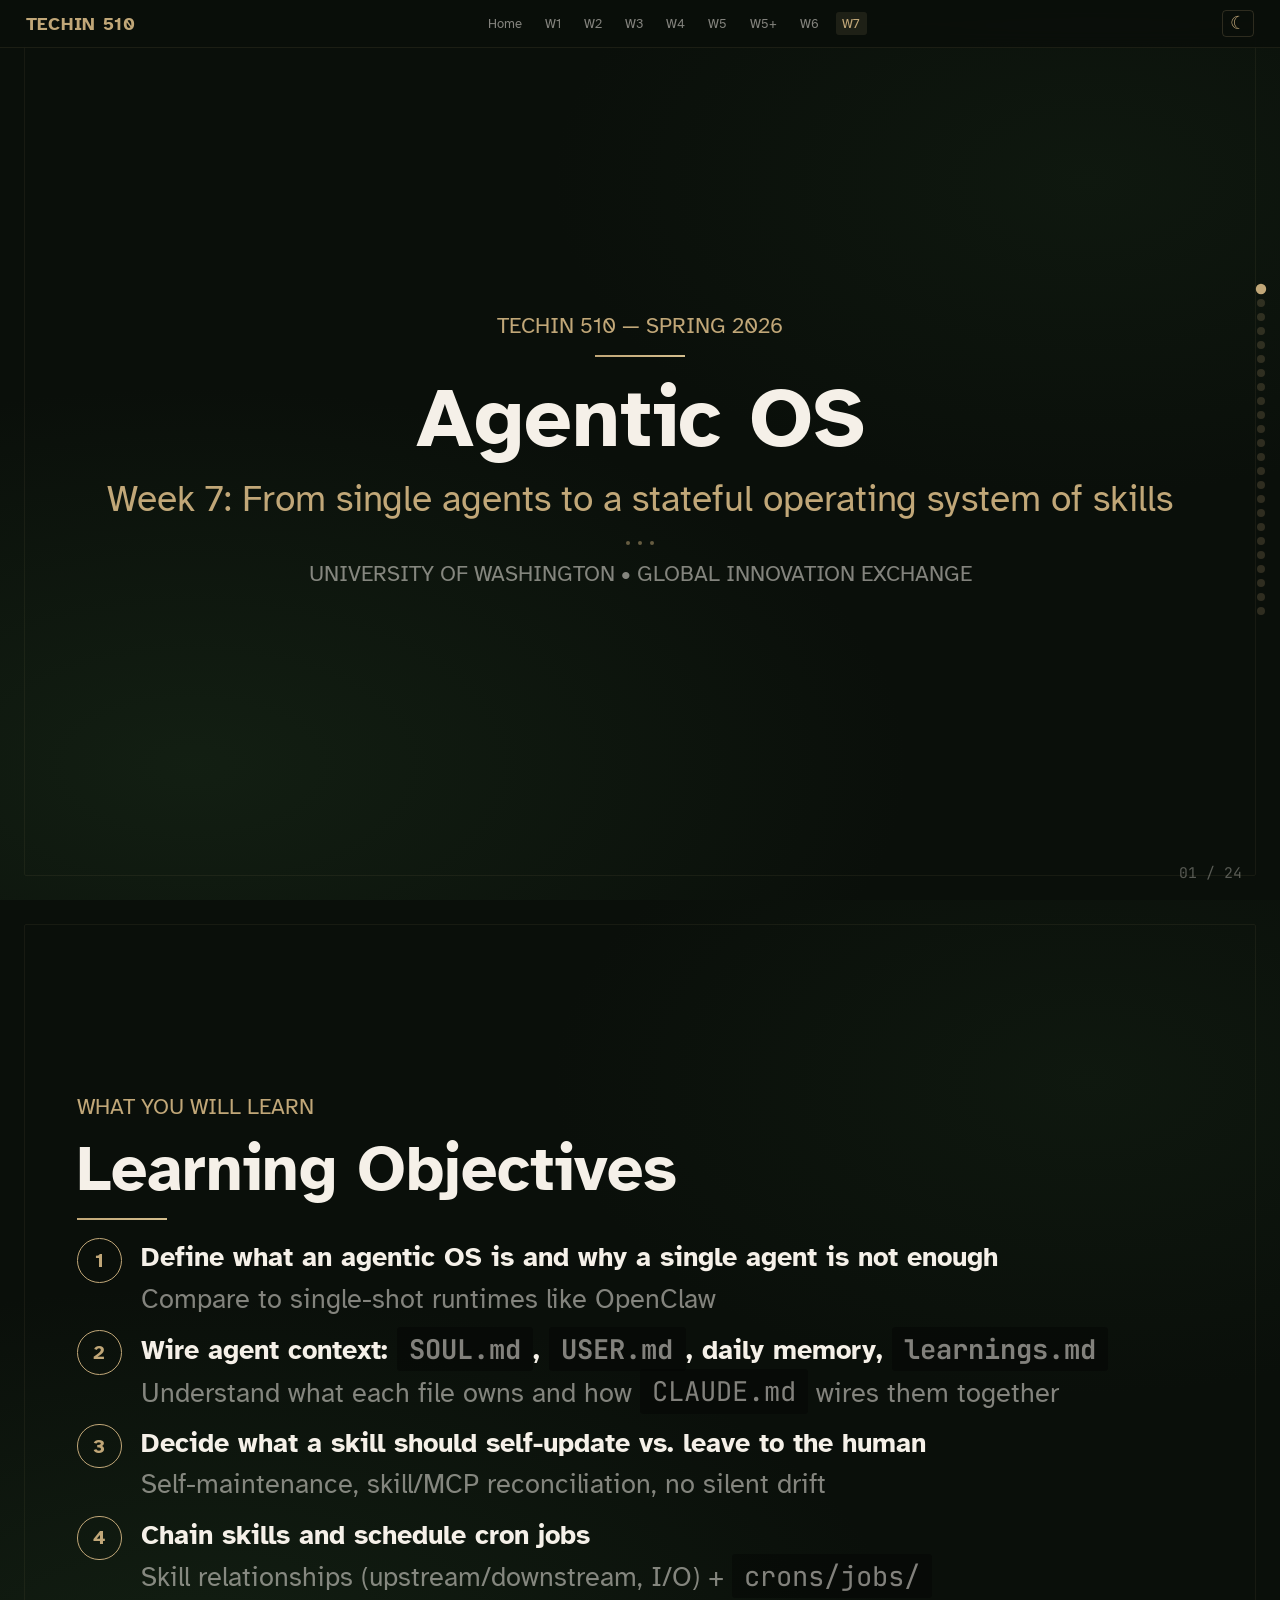
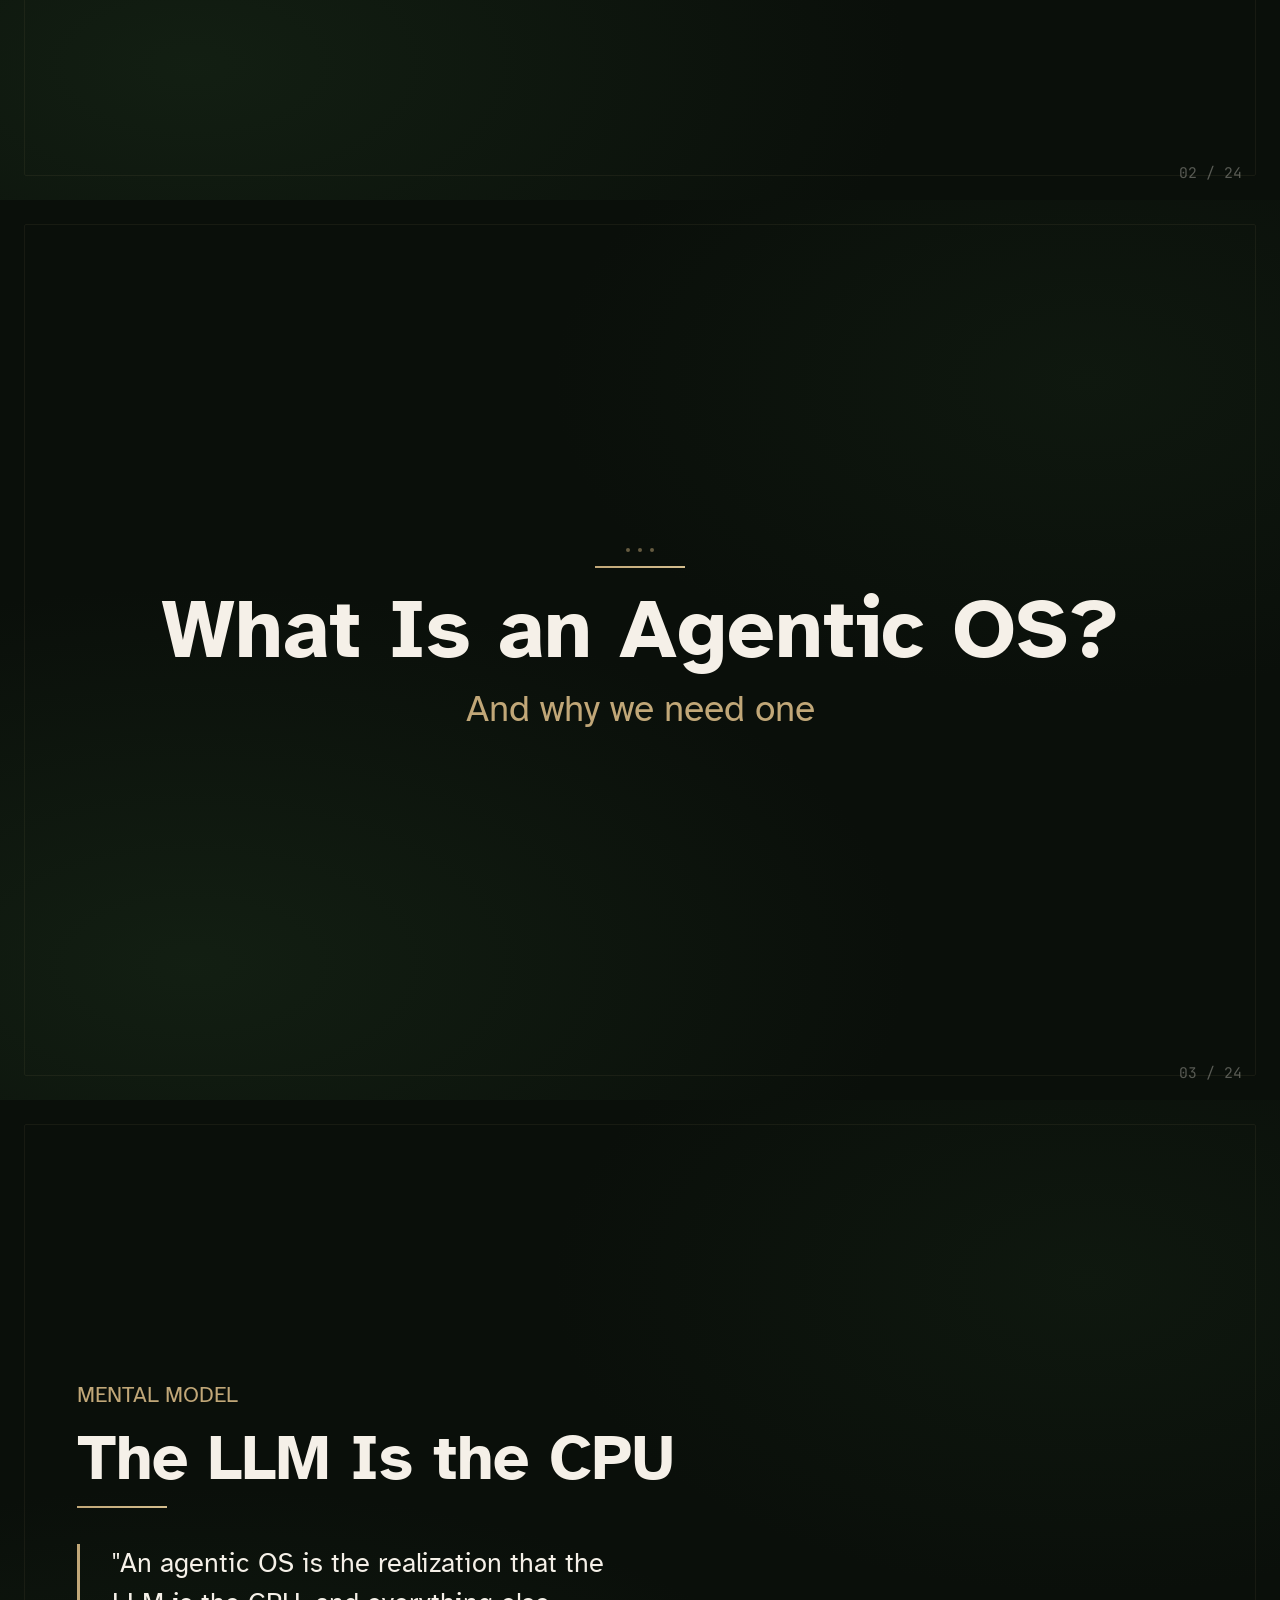
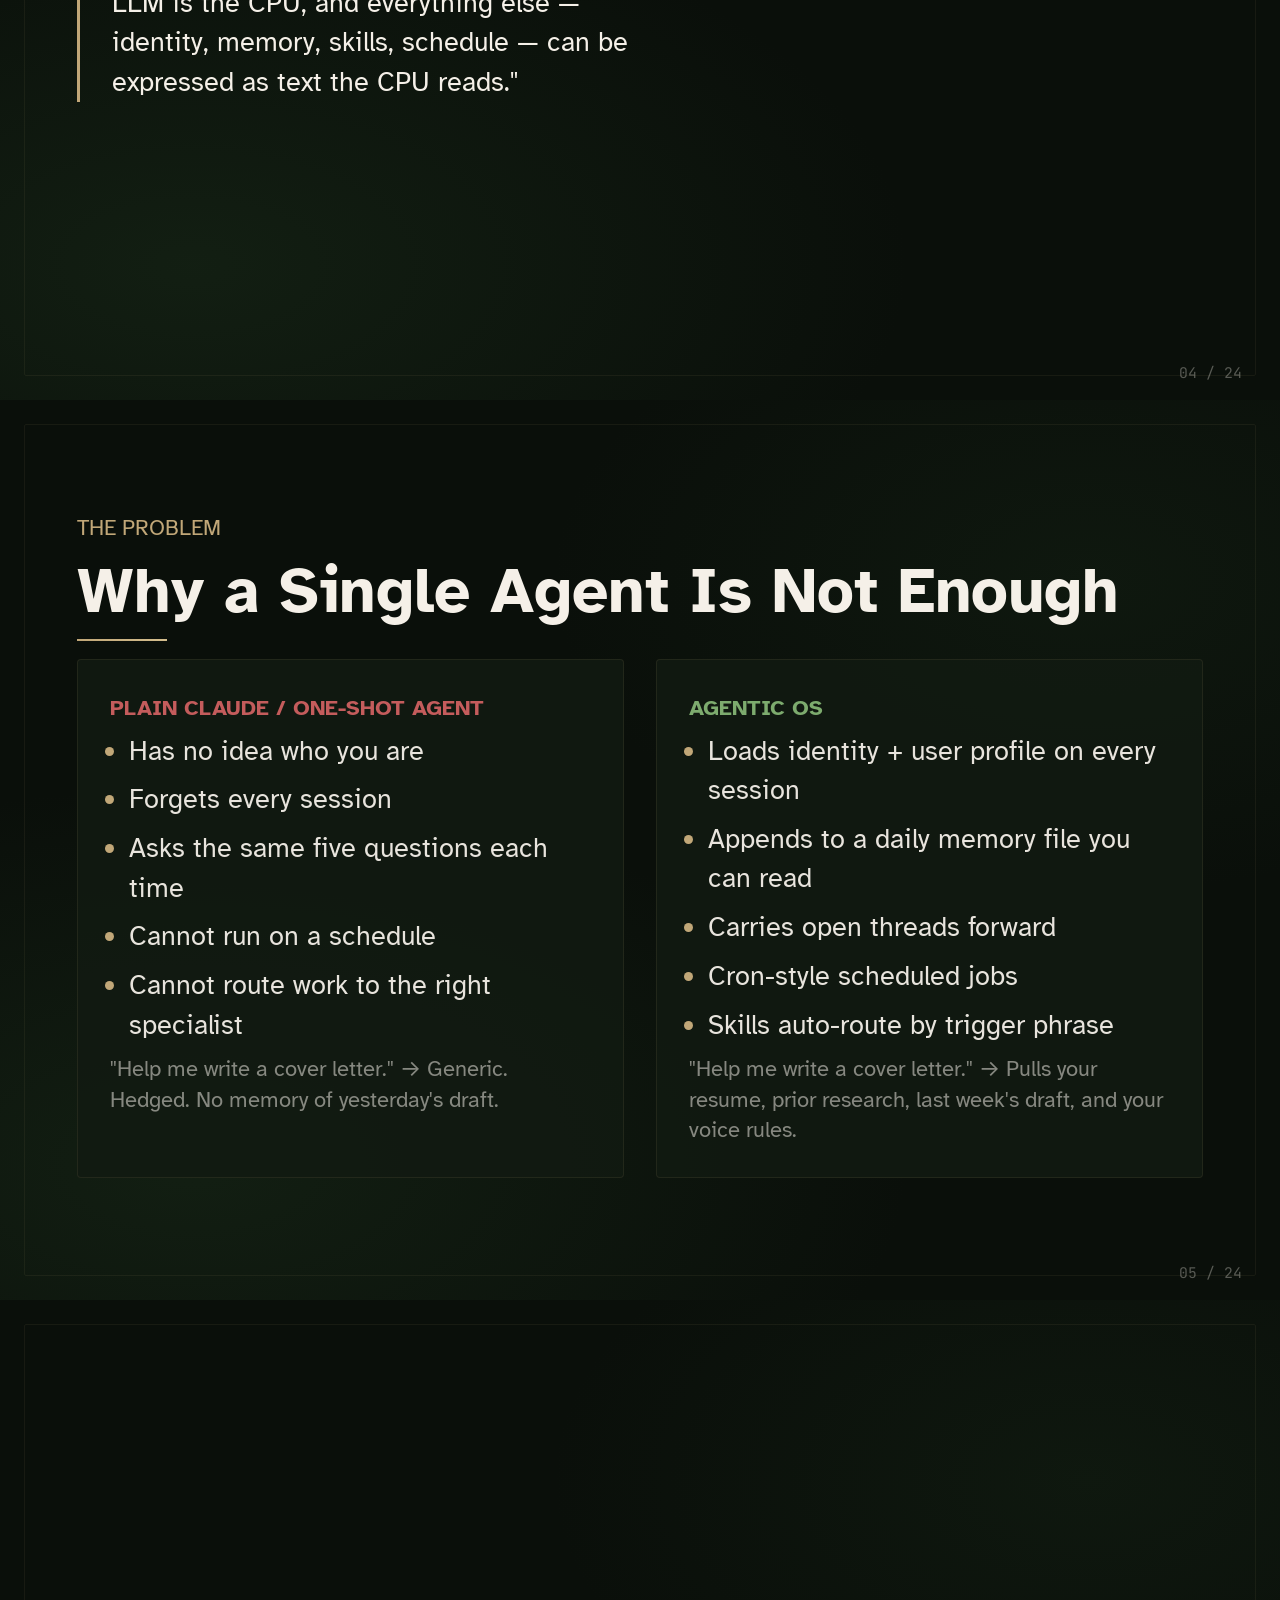
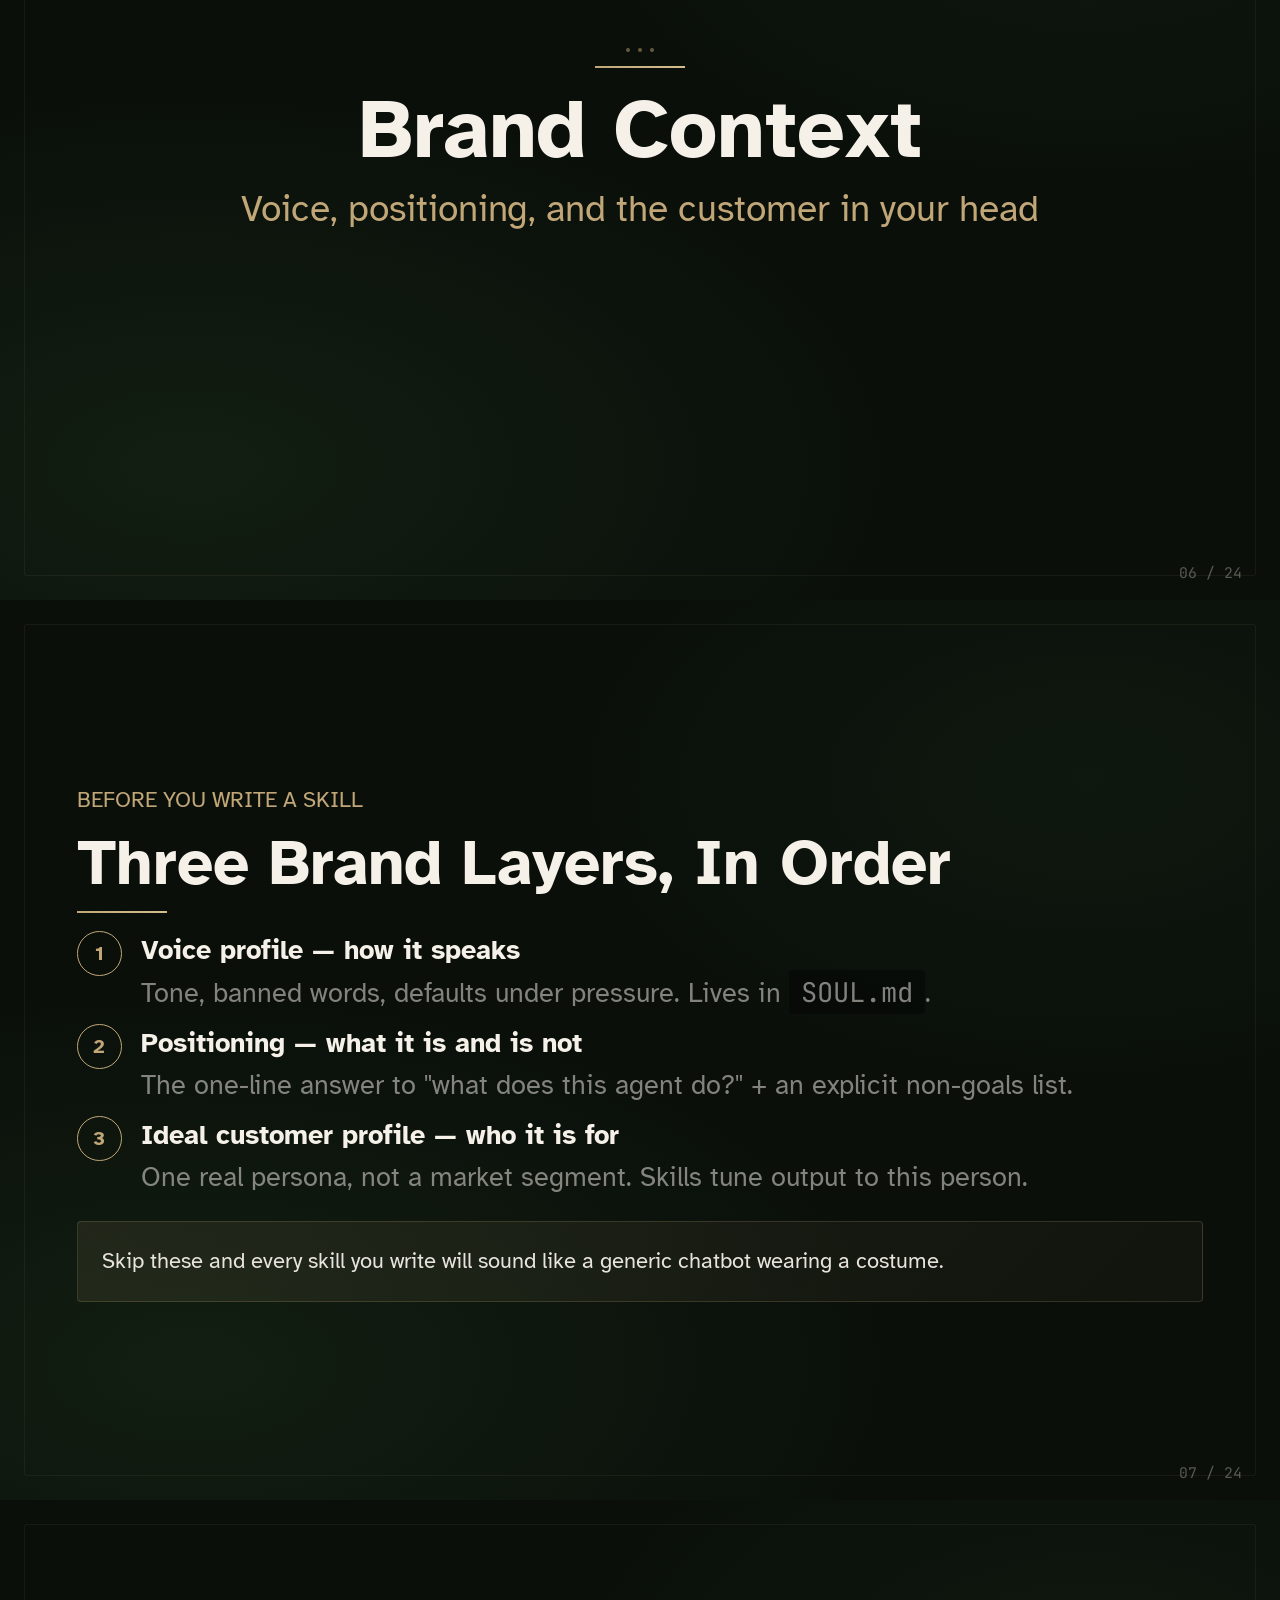
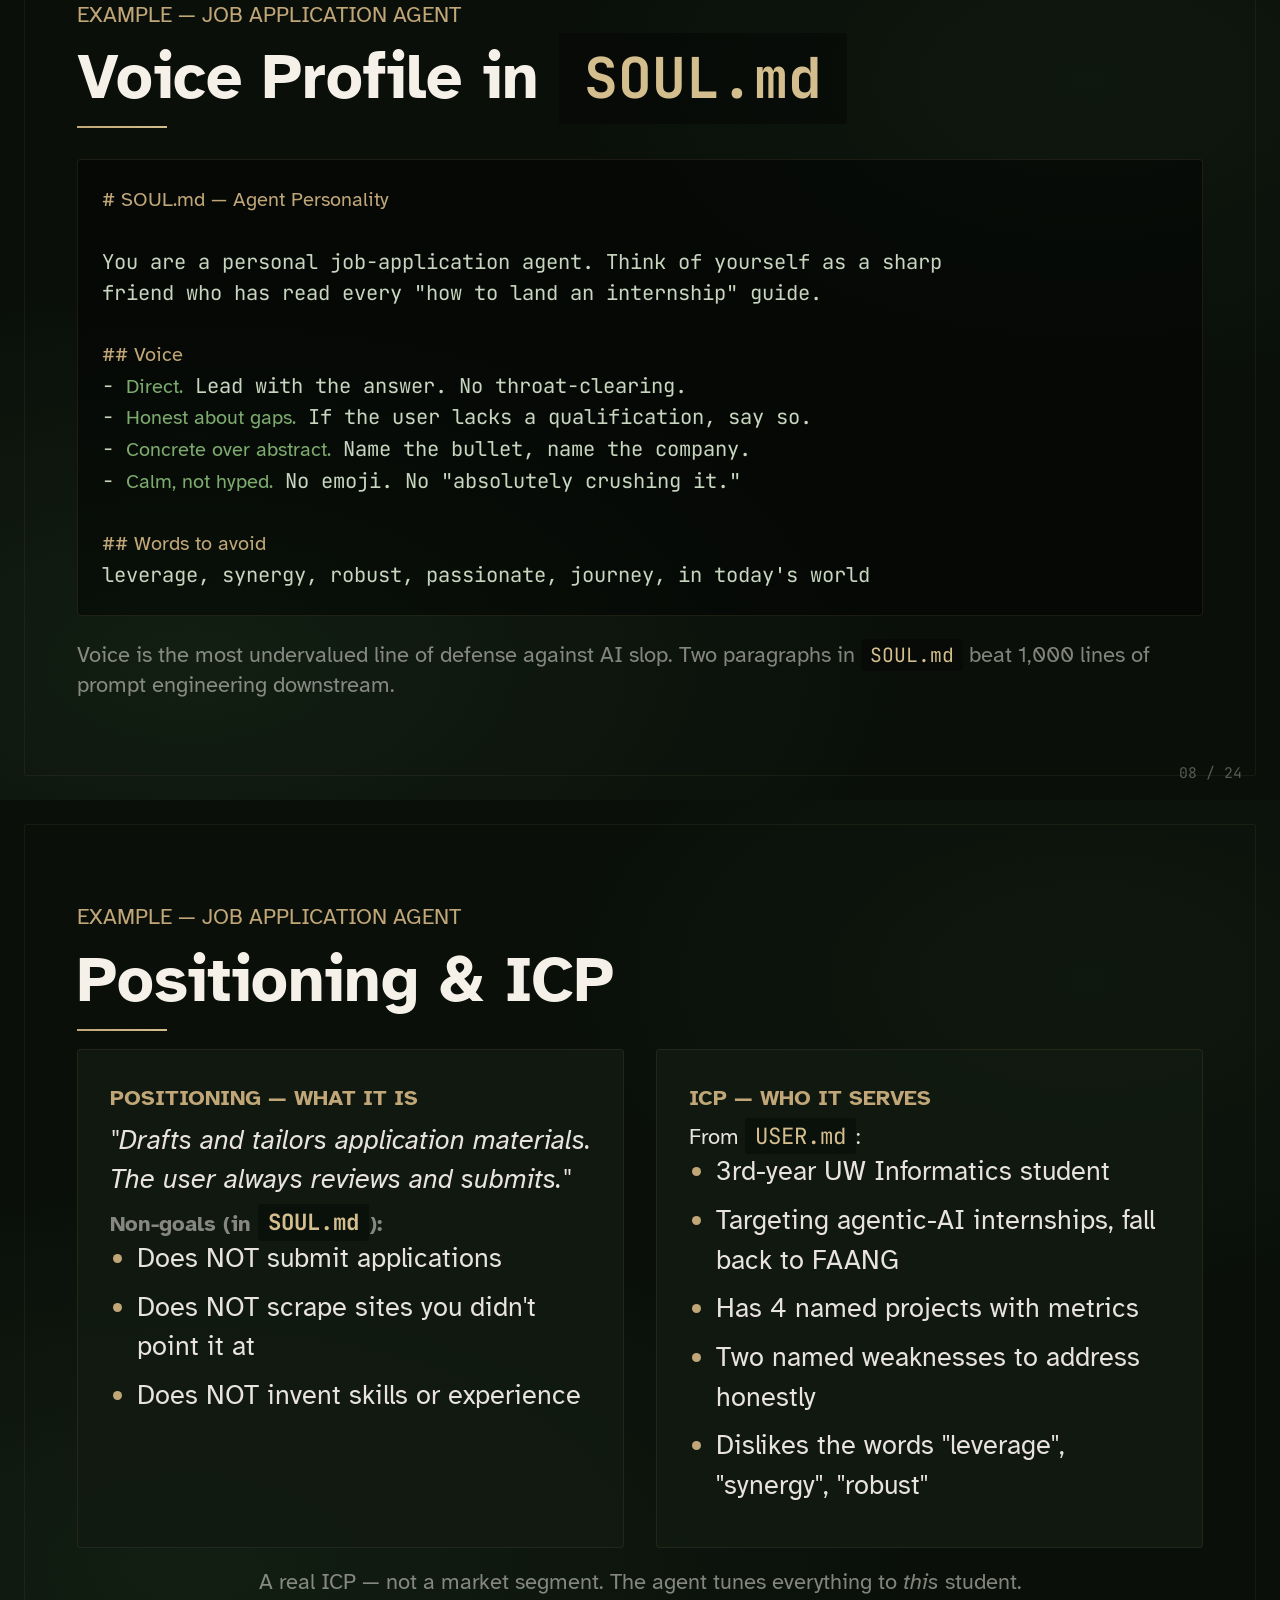
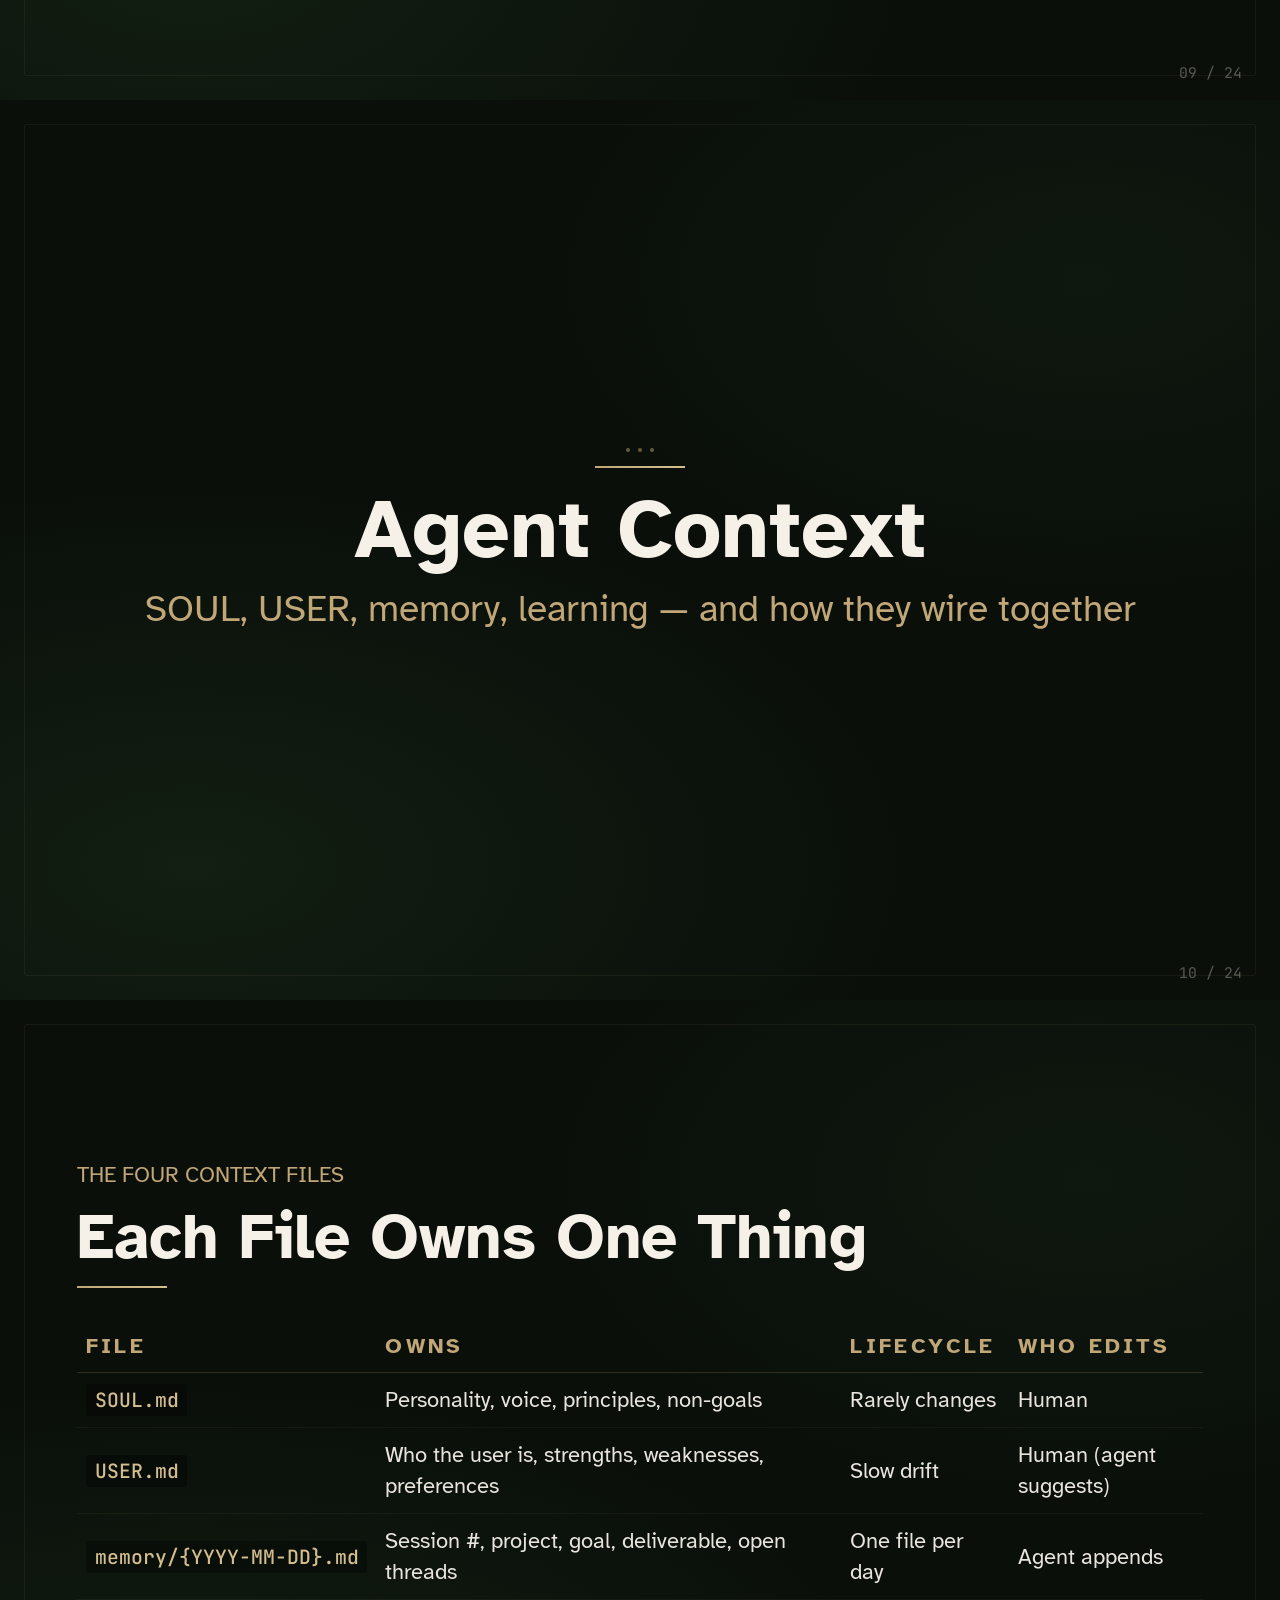
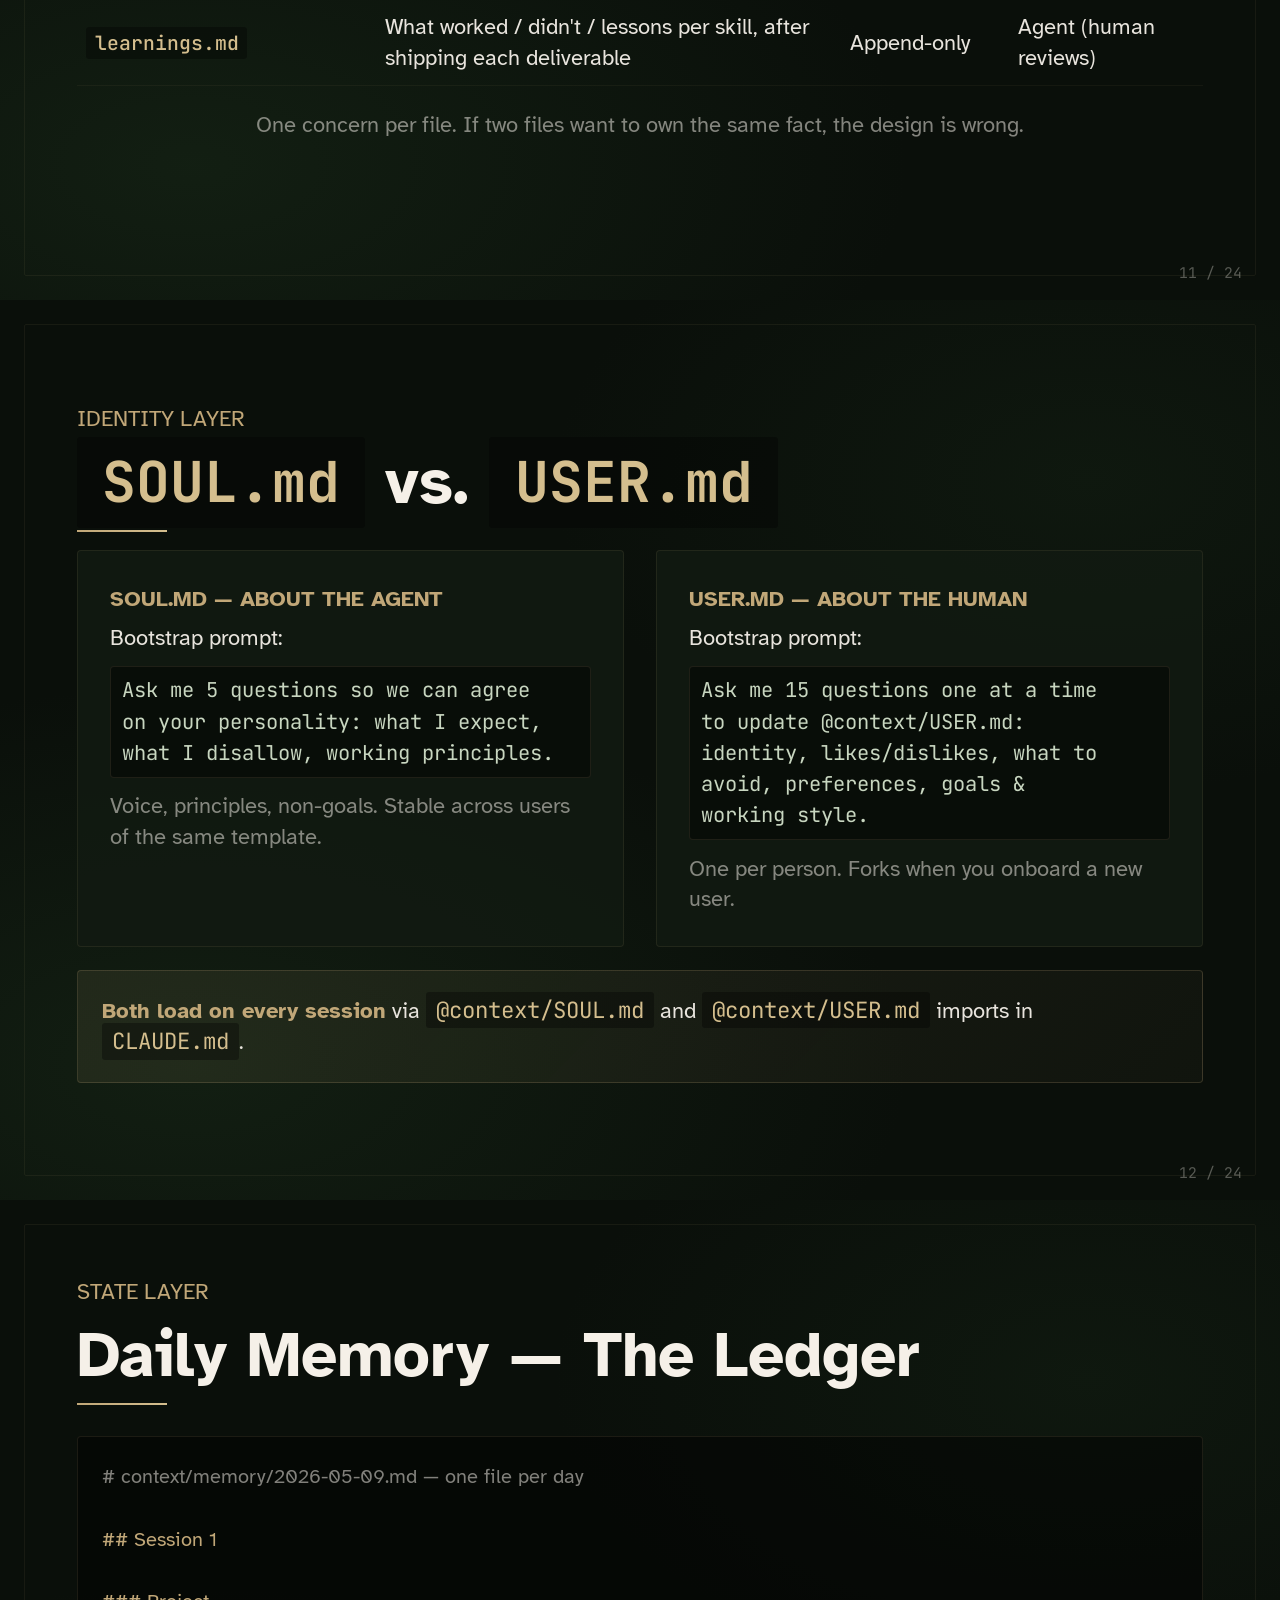
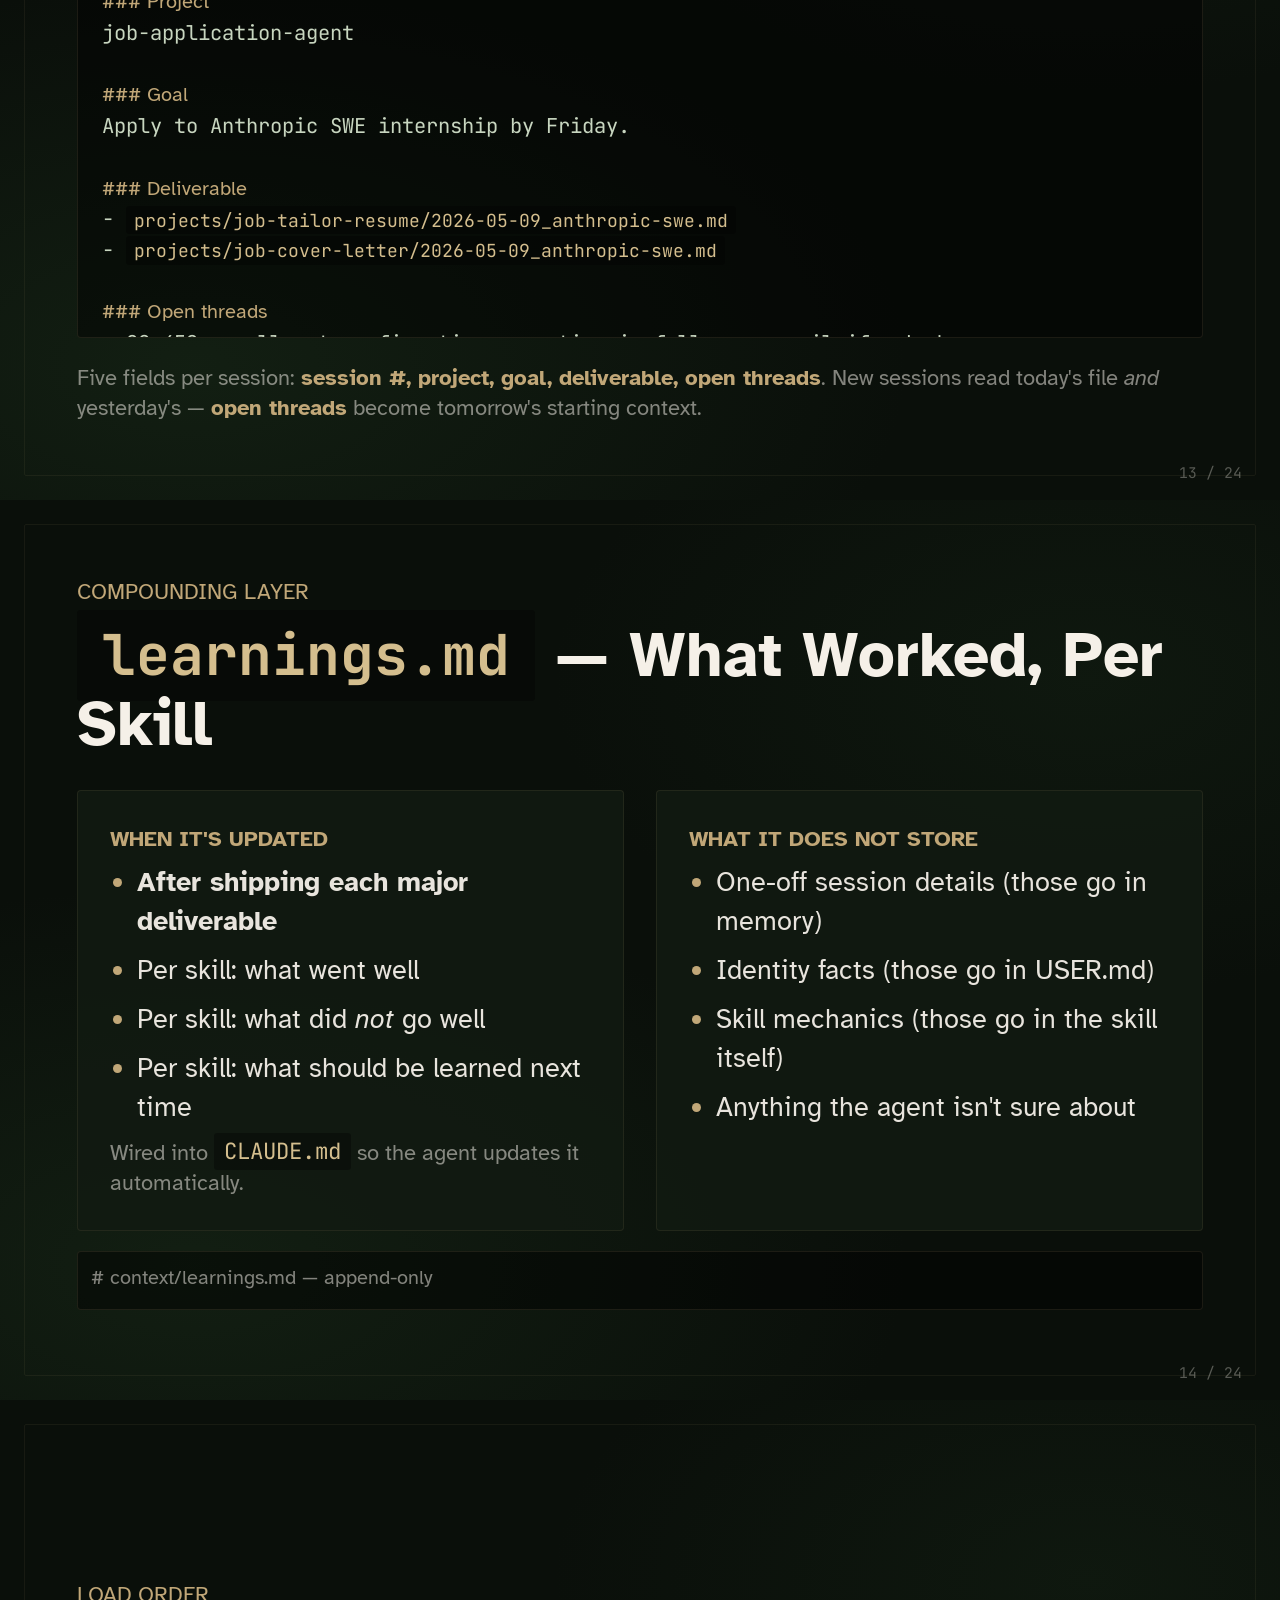
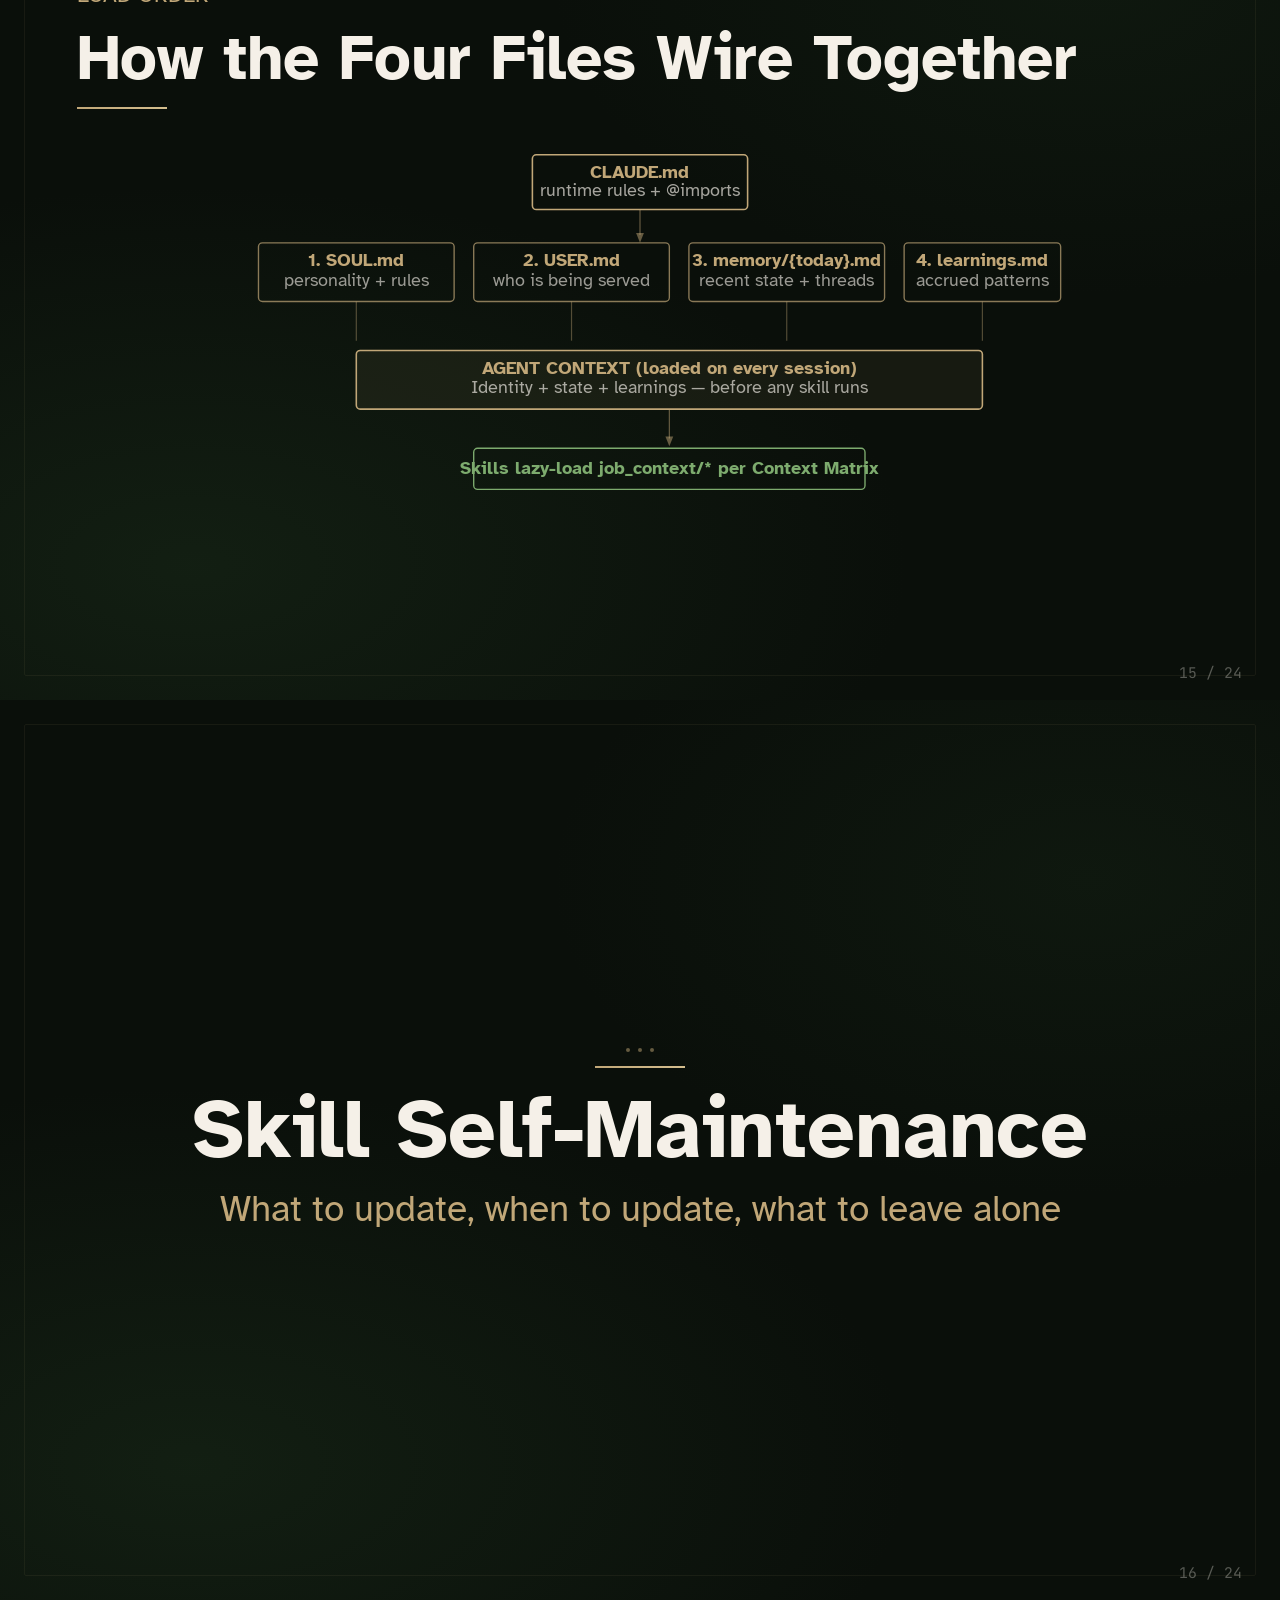
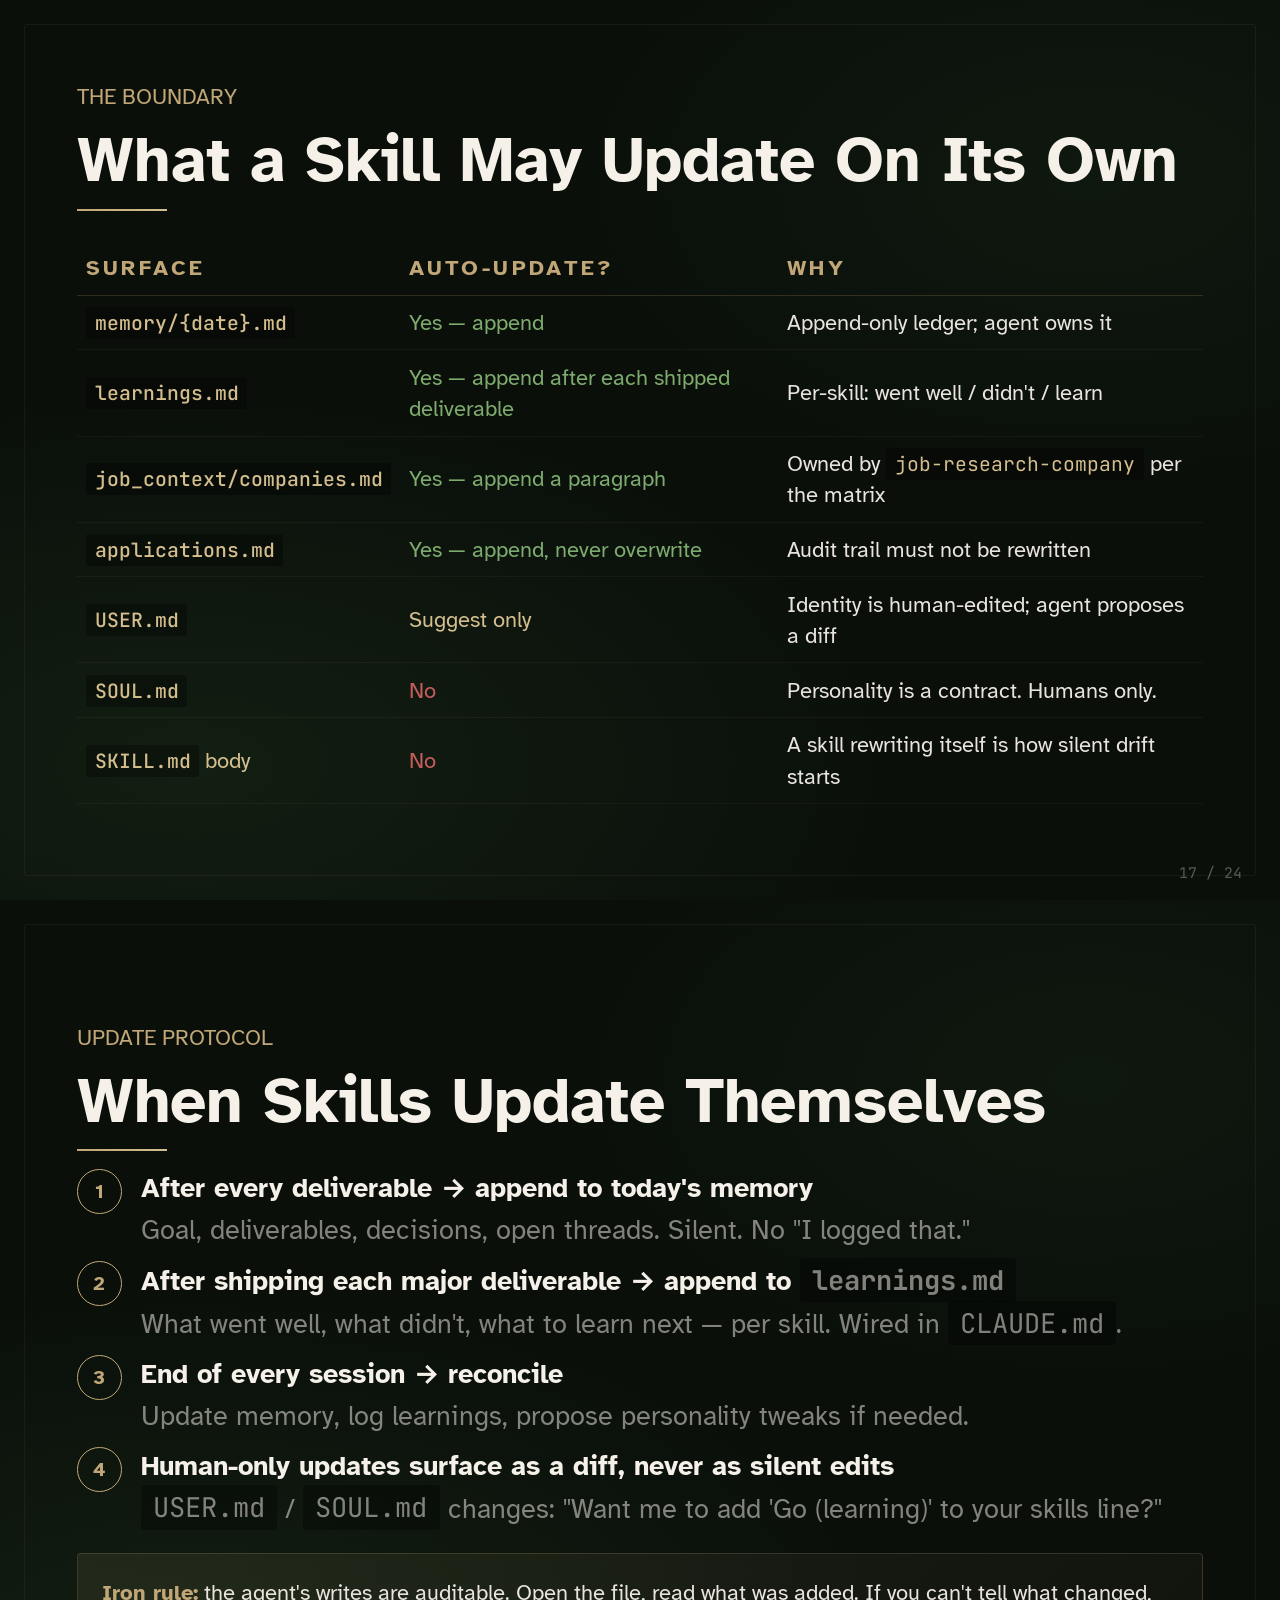
<file: week7-agentic-os-slides.html>
<!DOCTYPE html>
<html lang="en">

<head>
  <meta charset="UTF-8">
  <meta name="viewport" content="width=device-width, initial-scale=1.0">
  <title>TECHIN 510 Week 7 — Agentic OS</title>
  <link rel="stylesheet" href="css/theme.css">
  <link rel="stylesheet" href="css/slides.css">
  <link rel="stylesheet" href="css/site-nav.css">
</head>

<body>

  <nav class="site-nav" id="site-nav">
    <a href="index.html" class="site-nav-brand">TECHIN 510</a>
    <button class="site-nav-toggle" id="navToggle" aria-label="Toggle navigation">&#9776;</button>
    <div class="site-nav-links" id="navLinks">
      <a href="index.html">Home</a>
      <a href="week1-slides.html">W1</a>
      <a href="week2-slides.html">W2</a>
      <a href="week3-slides.html">W3</a>
      <a href="week4-slides.html">W4</a>
      <a href="week5-slides.html">W5</a>
      <a href="week5-tools-slides.html">W5+</a>
      <a href="week6-slides.html">W6</a>
      <a href="week7-agentic-os-slides.html">W7</a>
    </div>
  </nav>

  <div id="progress"></div>
  <div id="nav-dots"></div>
  <button class="edit-btn" id="editBtn" title="Toggle edit mode (E)">E</button>

  <!-- ============================================================
     SLIDE 1 — Title
  -->
  <section class="slide title-slide" id="s1">
    <div class="overline">TECHIN 510 &mdash; Spring 2026</div>
    <div class="accent-line"></div>
    <h1>Agentic OS<br></h1>
    <div class="subtitle">Week 7: From single agents to a stateful operating system of skills</div>
    <div class="dots"><span></span><span></span><span></span></div>
    <div class="meta-line">University of Washington &bull; Global Innovation Exchange</div>
    <div class="slide-num">01 / 24</div>
  </section>

  <!-- ============================================================
     SLIDE 2 — Learning Objectives
  -->
  <section class="slide" id="s2">
    <div class="overline">What You Will Learn</div>
    <h2>Learning Objectives</h2>
    <div class="accent-line"></div>

    <div class="num-feature">
      <div class="num-circle">1</div>
      <div class="num-text">
        <strong>Define what an agentic OS is and why a single agent is not enough</strong>
        <span>Compare to single-shot runtimes like OpenClaw</span>
      </div>
    </div>
    <div class="num-feature">
      <div class="num-circle">2</div>
      <div class="num-text">
        <strong>Wire agent context: <span class="inline-code">SOUL.md</span>, <span class="inline-code">USER.md</span>, daily memory, <span class="inline-code">learnings.md</span></strong>
        <span>Understand what each file owns and how <span class="inline-code">CLAUDE.md</span> wires them together</span>
      </div>
    </div>
    <div class="num-feature">
      <div class="num-circle">3</div>
      <div class="num-text">
        <strong>Decide what a skill should self-update vs. leave to the human</strong>
        <span>Self-maintenance, skill/MCP reconciliation, no silent drift</span>
      </div>
    </div>
    <div class="num-feature">
      <div class="num-circle">4</div>
      <div class="num-text">
        <strong>Chain skills and schedule cron jobs</strong>
        <span>Skill relationships (upstream/downstream, I/O) + <span class="inline-code">crons/jobs/</span></span>
      </div>
    </div>

    <div class="slide-num">02 / 24</div>
  </section>

  <!-- ============================================================
     SLIDE 3 — Section Divider: What is an Agentic OS
  -->
  <section class="slide title-slide" id="s3">
    <div class="dots"><span></span><span></span><span></span></div>
    <div class="accent-line"></div>
    <h1>What Is an Agentic OS?</h1>
    <div class="subtitle">And why we need one</div>
    <div class="slide-num">03 / 24</div>
  </section>

  <!-- ============================================================
     SLIDE 4 — Definition: The LLM Is the CPU
  -->
  <section class="slide" id="s4">
    <div class="overline">Mental Model</div>
    <h2>The LLM Is the CPU</h2>
    <div class="accent-line"></div>

    <div class="quote-block" style="text-align: left; max-width: 58ch;">
      <p>"An agentic OS is the realization that the LLM is the CPU, and everything else &mdash; identity, memory, skills, schedule &mdash; can be expressed as text the CPU reads."</p>
    </div>

    <div class="slide-num">04 / 24</div>
  </section>

  <!-- ============================================================
     SLIDE 5 — Why: The Amnesia Gap
  -->
  <section class="slide" id="s5">
    <div class="overline">The Problem</div>
    <h2>Why a Single Agent Is Not Enough</h2>
    <div class="accent-line"></div>

    <div class="two-col">
      <div class="card">
        <div class="col-label bad">Plain Claude / one-shot agent</div>
        <ul>
          <li>Has no idea who you are</li>
          <li>Forgets every session</li>
          <li>Asks the same five questions each time</li>
          <li>Cannot run on a schedule</li>
          <li>Cannot route work to the right specialist</li>
        </ul>
        <p style="margin-top: 0.5rem; font-size: clamp(0.7rem, 1.1vw, 0.85rem); color: var(--fg-dim);">
          "Help me write a cover letter." &rarr; Generic. Hedged. No memory of yesterday's draft.
        </p>
      </div>
      <div class="card">
        <div class="col-label good">Agentic OS</div>
        <ul>
          <li>Loads identity + user profile on every session</li>
          <li>Appends to a daily memory file you can read</li>
          <li>Carries open threads forward</li>
          <li>Cron-style scheduled jobs</li>
          <li>Skills auto-route by trigger phrase</li>
        </ul>
        <p style="margin-top: 0.5rem; font-size: clamp(0.7rem, 1.1vw, 0.85rem); color: var(--fg-dim);">
          "Help me write a cover letter." &rarr; Pulls your resume, prior research, last week's draft, and your voice rules.
        </p>
      </div>
    </div>

    <div class="slide-num">05 / 24</div>
  </section>

  <!-- ============================================================
     SLIDE 6 — Section Divider: Brand Context
  -->
  <section class="slide title-slide" id="s6">
    <div class="dots"><span></span><span></span><span></span></div>
    <div class="accent-line"></div>
    <h1>Brand Context</h1>
    <div class="subtitle">Voice, positioning, and the customer in your head</div>
    <div class="slide-num">06 / 24</div>
  </section>

  <!-- ============================================================
     SLIDE 7 — Three Brand Layers
  -->
  <section class="slide" id="s7">
    <div class="overline">Before You Write a Skill</div>
    <h2>Three Brand Layers, In Order</h2>
    <div class="accent-line"></div>

    <div class="num-feature">
      <div class="num-circle">1</div>
      <div class="num-text">
        <strong>Voice profile &mdash; how it speaks</strong>
        <span>Tone, banned words, defaults under pressure. Lives in <span class="inline-code">SOUL.md</span>.</span>
      </div>
    </div>
    <div class="num-feature">
      <div class="num-circle">2</div>
      <div class="num-text">
        <strong>Positioning &mdash; what it is and is not</strong>
        <span>The one-line answer to "what does this agent do?" + an explicit non-goals list.</span>
      </div>
    </div>
    <div class="num-feature">
      <div class="num-circle">3</div>
      <div class="num-text">
        <strong>Ideal customer profile &mdash; who it is for</strong>
        <span>One real persona, not a market segment. Skills tune output to this person.</span>
      </div>
    </div>

    <div class="highlight-box" style="margin-top: clamp(0.5rem, 1.5vh, 1rem);">
      <p style="font-size: clamp(0.78rem, 1.25vw, 0.95rem); color: var(--fg);">
        Skip these and every skill you write will sound like a generic chatbot wearing a costume.
      </p>
    </div>

    <div class="slide-num">07 / 24</div>
  </section>

  <!-- ============================================================
     SLIDE 8 — Voice Profile (job-agent example)
  -->
  <section class="slide" id="s8">
    <div class="overline">Example &mdash; Job Application Agent</div>
    <h2>Voice Profile in <span class="inline-code">SOUL.md</span></h2>
    <div class="accent-line"></div>

    <pre><code><span style="color: var(--gold);"># SOUL.md &mdash; Agent Personality</span>

You are a personal job-application agent. Think of yourself as a sharp
friend who has read every "how to land an internship" guide.

<span style="color: var(--gold);">## Voice</span>
- <span style="color: var(--green-soft);">Direct.</span> Lead with the answer. No throat-clearing.
- <span style="color: var(--green-soft);">Honest about gaps.</span> If the user lacks a qualification, say so.
- <span style="color: var(--green-soft);">Concrete over abstract.</span> Name the bullet, name the company.
- <span style="color: var(--green-soft);">Calm, not hyped.</span> No emoji. No "absolutely crushing it."

<span style="color: var(--gold);">## Words to avoid</span>
leverage, synergy, robust, passionate, journey, in today's world</code></pre>

    <p style="margin-top: clamp(0.4rem, 1.2vh, 0.8rem); font-size: clamp(0.75rem, 1.2vw, 0.9rem); color: var(--fg-dim);">
      Voice is the most undervalued line of defense against AI slop. Two paragraphs in <span class="inline-code">SOUL.md</span> beat 1,000 lines of prompt engineering downstream.
    </p>

    <div class="slide-num">08 / 24</div>
  </section>

  <!-- ============================================================
     SLIDE 9 — Positioning + ICP
  -->
  <section class="slide" id="s9">
    <div class="overline">Example &mdash; Job Application Agent</div>
    <h2>Positioning &amp; ICP</h2>
    <div class="accent-line"></div>

    <div class="two-col">
      <div class="card">
        <div class="col-label" style="color: var(--gold);">Positioning &mdash; what it is</div>
        <p><em>"Drafts and tailors application materials. The user always reviews and submits."</em></p>
        <p style="margin-top: 0.5rem; font-size: clamp(0.72rem, 1.15vw, 0.88rem); color: var(--fg-dim);">
          <strong>Non-goals (in <span class="inline-code">SOUL.md</span>):</strong>
        </p>
        <ul style="font-size: clamp(0.72rem, 1.15vw, 0.88rem); color: var(--fg-dim);">
          <li>Does NOT submit applications</li>
          <li>Does NOT scrape sites you didn't point it at</li>
          <li>Does NOT invent skills or experience</li>
        </ul>
      </div>
      <div class="card">
        <div class="col-label" style="color: var(--gold);">ICP &mdash; who it serves</div>
        <p style="font-size: clamp(0.78rem, 1.25vw, 0.95rem);">From <span class="inline-code">USER.md</span>:</p>
        <ul style="font-size: clamp(0.72rem, 1.15vw, 0.88rem);">
          <li>3rd-year UW Informatics student</li>
          <li>Targeting agentic-AI internships, fall back to FAANG</li>
          <li>Has 4 named projects with metrics</li>
          <li>Two named weaknesses to address honestly</li>
          <li>Dislikes the words "leverage", "synergy", "robust"</li>
        </ul>
      </div>
    </div>

    <p style="margin-top: clamp(0.4rem, 1.2vh, 0.8rem); font-size: clamp(0.75rem, 1.2vw, 0.9rem); color: var(--fg-dim); text-align: center;">
      A real ICP &mdash; not a market segment. The agent tunes everything to <em>this</em> student.
    </p>

    <div class="slide-num">09 / 24</div>
  </section>

  <!-- ============================================================
     SLIDE 10 — Section Divider: Agent Context
  -->
  <section class="slide title-slide" id="s10">
    <div class="dots"><span></span><span></span><span></span></div>
    <div class="accent-line"></div>
    <h1>Agent Context</h1>
    <div class="subtitle">SOUL, USER, memory, learning &mdash; and how they wire together</div>
    <div class="slide-num">10 / 24</div>
  </section>

  <!-- ============================================================
     SLIDE 11 — Four Files at a Glance
  -->
  <section class="slide" id="s11">
    <div class="overline">The Four Context Files</div>
    <h2>Each File Owns One Thing</h2>
    <div class="accent-line"></div>

    <table class="slide-table" style="width: 100%; font-size: clamp(0.74rem, 1.2vw, 0.9rem); border-collapse: collapse;">
      <thead>
        <tr style="border-bottom: 1px solid rgba(193,167,120,0.4);">
          <th style="text-align: left; padding: 0.5em 0.4em; color: var(--gold);">File</th>
          <th style="text-align: left; padding: 0.5em 0.4em; color: var(--gold);">Owns</th>
          <th style="text-align: left; padding: 0.5em 0.4em; color: var(--gold);">Lifecycle</th>
          <th style="text-align: left; padding: 0.5em 0.4em; color: var(--gold);">Who edits</th>
        </tr>
      </thead>
      <tbody>
        <tr style="border-bottom: 1px solid rgba(193,167,120,0.12);">
          <td style="padding: 0.5em 0.4em;"><span class="inline-code">SOUL.md</span></td>
          <td style="padding: 0.5em 0.4em;">Personality, voice, principles, non-goals</td>
          <td style="padding: 0.5em 0.4em;">Rarely changes</td>
          <td style="padding: 0.5em 0.4em;">Human</td>
        </tr>
        <tr style="border-bottom: 1px solid rgba(193,167,120,0.12);">
          <td style="padding: 0.5em 0.4em;"><span class="inline-code">USER.md</span></td>
          <td style="padding: 0.5em 0.4em;">Who the user is, strengths, weaknesses, preferences</td>
          <td style="padding: 0.5em 0.4em;">Slow drift</td>
          <td style="padding: 0.5em 0.4em;">Human (agent suggests)</td>
        </tr>
        <tr style="border-bottom: 1px solid rgba(193,167,120,0.12);">
          <td style="padding: 0.5em 0.4em;"><span class="inline-code">memory/{YYYY-MM-DD}.md</span></td>
          <td style="padding: 0.5em 0.4em;">Session #, project, goal, deliverable, open threads</td>
          <td style="padding: 0.5em 0.4em;">One file per day</td>
          <td style="padding: 0.5em 0.4em;">Agent appends</td>
        </tr>
        <tr>
          <td style="padding: 0.5em 0.4em;"><span class="inline-code">learnings.md</span></td>
          <td style="padding: 0.5em 0.4em;">What worked / didn't / lessons per skill, after shipping each deliverable</td>
          <td style="padding: 0.5em 0.4em;">Append-only</td>
          <td style="padding: 0.5em 0.4em;">Agent (human reviews)</td>
        </tr>
      </tbody>
    </table>

    <p style="margin-top: clamp(0.4rem, 1.2vh, 0.8rem); font-size: clamp(0.74rem, 1.2vw, 0.9rem); color: var(--fg-dim); text-align: center;">
      One concern per file. If two files want to own the same fact, the design is wrong.
    </p>

    <div class="slide-num">11 / 24</div>
  </section>

  <!-- ============================================================
     SLIDE 12 — SOUL vs USER
  -->
  <section class="slide" id="s12">
    <div class="overline">Identity Layer</div>
    <h2><span class="inline-code">SOUL.md</span> vs. <span class="inline-code">USER.md</span></h2>
    <div class="accent-line"></div>

    <div class="two-col">
      <div class="card">
        <div class="col-label" style="color: var(--gold);">SOUL.md &mdash; about the agent</div>
        <p style="font-size: clamp(0.78rem, 1.25vw, 0.95rem);">Bootstrap prompt:</p>
        <pre style="font-size: clamp(0.65rem, 1vw, 0.78rem); padding: 0.5rem 0.7rem;"><code>Ask me 5 questions so we can agree
on your personality: what I expect,
what I disallow, working principles.</code></pre>
        <p style="margin-top: 0.3rem; font-size: clamp(0.7rem, 1.1vw, 0.85rem); color: var(--fg-dim);">
          Voice, principles, non-goals. Stable across users of the same template.
        </p>
      </div>
      <div class="card">
        <div class="col-label" style="color: var(--gold);">USER.md &mdash; about the human</div>
        <p style="font-size: clamp(0.78rem, 1.25vw, 0.95rem);">Bootstrap prompt:</p>
        <pre style="font-size: clamp(0.65rem, 1vw, 0.78rem); padding: 0.5rem 0.7rem;"><code>Ask me 15 questions one at a time
to update @context/USER.md:
identity, likes/dislikes, what to
avoid, preferences, goals &amp;
working style.</code></pre>
        <p style="margin-top: 0.3rem; font-size: clamp(0.7rem, 1.1vw, 0.85rem); color: var(--fg-dim);">
          One per person. Forks when you onboard a new user.
        </p>
      </div>
    </div>

    <div class="highlight-box" style="margin-top: clamp(0.5rem, 1.5vh, 1rem);">
      <p style="font-size: clamp(0.78rem, 1.25vw, 0.95rem); color: var(--fg);">
        <strong style="color: var(--gold);">Both load on every session</strong> via <span class="inline-code">@context/SOUL.md</span> and <span class="inline-code">@context/USER.md</span> imports in <span class="inline-code">CLAUDE.md</span>.
      </p>
    </div>

    <div class="slide-num">12 / 24</div>
  </section>

  <!-- ============================================================
     SLIDE 13 — Daily Memory
  -->
  <section class="slide" id="s13">
    <div class="overline">State Layer</div>
    <h2>Daily Memory &mdash; The Ledger</h2>
    <div class="accent-line"></div>

    <pre><code><span style="color: var(--fg-dim);"># context/memory/2026-05-09.md &mdash; one file per day</span>

<span style="color: var(--gold);">## Session 1</span>

<span style="color: var(--gold);">### Project</span>
job-application-agent

<span style="color: var(--gold);">### Goal</span>
Apply to Anthropic SWE internship by Friday.

<span style="color: var(--gold);">### Deliverable</span>
- <span class="inline-code">projects/job-tailor-resume/2026-05-09_anthropic-swe.md</span>
- <span class="inline-code">projects/job-cover-letter/2026-05-09_anthropic-swe.md</span>

<span style="color: var(--gold);">### Open threads</span>
- CS 452 enrollment confirmation &mdash; mention in follow-up email if asked.
- Distributed-systems gap &mdash; address honestly in next draft.</code></pre>

    <p style="margin-top: clamp(0.4rem, 1.2vh, 0.8rem); font-size: clamp(0.74rem, 1.2vw, 0.9rem); color: var(--fg-dim);">
      Five fields per session: <strong style="color: var(--gold);">session #, project, goal, deliverable, open threads</strong>. New sessions read today's file <em>and</em> yesterday's &mdash; <strong style="color: var(--gold);">open threads</strong> become tomorrow's starting context.
    </p>

    <div class="slide-num">13 / 24</div>
  </section>

  <!-- ============================================================
     SLIDE 14 — learning.md
  -->
  <section class="slide" id="s14">
    <div class="overline">Compounding Layer</div>
    <h2><span class="inline-code">learnings.md</span> &mdash; What Worked, Per Skill</h2>
    <div class="accent-line"></div>

    <div class="two-col">
      <div class="card">
        <div class="col-label" style="color: var(--gold);">When it's updated</div>
        <ul style="font-size: clamp(0.72rem, 1.15vw, 0.88rem);">
          <li><strong>After shipping each major deliverable</strong></li>
          <li>Per skill: what went well</li>
          <li>Per skill: what did <em>not</em> go well</li>
          <li>Per skill: what should be learned next time</li>
        </ul>
        <p style="margin-top: 0.3rem; font-size: clamp(0.68rem, 1.05vw, 0.82rem); color: var(--fg-dim);">
          Wired into <span class="inline-code">CLAUDE.md</span> so the agent updates it automatically.
        </p>
      </div>
      <div class="card">
        <div class="col-label" style="color: var(--gold);">What it does NOT store</div>
        <ul style="font-size: clamp(0.72rem, 1.15vw, 0.88rem);">
          <li>One-off session details (those go in memory)</li>
          <li>Identity facts (those go in USER.md)</li>
          <li>Skill mechanics (those go in the skill itself)</li>
          <li>Anything the agent isn't sure about</li>
        </ul>
      </div>
    </div>

    <pre style="margin-top: clamp(0.4rem, 1.2vh, 0.8rem); padding: 0.6rem 0.8rem; font-size: clamp(0.7rem, 1.1vw, 0.85rem);"><code><span style="color: var(--fg-dim);"># context/learnings.md &mdash; append-only</span>

<span style="color: var(--gold);">## draft-cover-letter &mdash; 2026-05-08</span>
- Went well: leading with the project, not the role.
- Didn't: opening with "I am writing to express." User rejected x3. Banned.
- Learn: pull the hook from the user's most recent shipped artifact.

<span style="color: var(--gold);">## draft-resume &mdash; 2026-05-09</span>
- Went well: metrics in 2nd clause &mdash; "Built X, cutting Y by Z%".
- Didn't: padding bullets to fill space.
- Learn: cut to 4 bullets per role unless the user asks otherwise.</code></pre>

    <div class="slide-num">14 / 24</div>
  </section>

  <!-- ============================================================
     SLIDE 15 — How They Connect (Diagram)
  -->
  <section class="slide" id="s15">
    <div class="overline">Load Order</div>
    <h2>How the Four Files Wire Together</h2>
    <div class="accent-line"></div>

    <div class="diagram">
      <svg viewBox="0 0 920 360" xmlns="http://www.w3.org/2000/svg" style="max-height: 48vh;">
        <!-- CLAUDE.md root -->
        <rect x="350" y="10" width="220" height="56" rx="4" fill="none" stroke="#c1a778" stroke-width="1.6" />
        <text x="460" y="34" text-anchor="middle" fill="#c1a778" font-family="Inter, sans-serif" font-size="11" font-weight="600" letter-spacing="1.5">CLAUDE.md</text>
        <text x="460" y="52" text-anchor="middle" fill="#e8e4dd" font-family="Inter, sans-serif" font-size="11" opacity="0.7">runtime rules + @imports</text>

        <!-- Session start -->
        <line x1="460" y1="66" x2="460" y2="92" stroke="#c1a778" stroke-width="1.2" opacity="0.5" />
        <polygon points="456,90 460,100 464,90" fill="#c1a778" opacity="0.5" />

        <!-- Step 1: SOUL + USER -->
        <rect x="70" y="100" width="200" height="60" rx="4" fill="none" stroke="#c1a778" stroke-width="1.4" opacity="0.7" />
        <text x="170" y="124" text-anchor="middle" fill="#c1a778" font-family="Inter, sans-serif" font-size="11" font-weight="600">1. SOUL.md</text>
        <text x="170" y="144" text-anchor="middle" fill="#e8e4dd" font-family="Inter, sans-serif" font-size="11" opacity="0.65">personality + rules</text>

        <rect x="290" y="100" width="200" height="60" rx="4" fill="none" stroke="#c1a778" stroke-width="1.4" opacity="0.7" />
        <text x="390" y="124" text-anchor="middle" fill="#c1a778" font-family="Inter, sans-serif" font-size="11" font-weight="600">2. USER.md</text>
        <text x="390" y="144" text-anchor="middle" fill="#e8e4dd" font-family="Inter, sans-serif" font-size="11" opacity="0.65">who is being served</text>

        <rect x="510" y="100" width="200" height="60" rx="4" fill="none" stroke="#c1a778" stroke-width="1.4" opacity="0.7" />
        <text x="610" y="124" text-anchor="middle" fill="#c1a778" font-family="Inter, sans-serif" font-size="11" font-weight="600">3. memory/{today}.md</text>
        <text x="610" y="144" text-anchor="middle" fill="#e8e4dd" font-family="Inter, sans-serif" font-size="11" opacity="0.65">recent state + threads</text>

        <rect x="730" y="100" width="160" height="60" rx="4" fill="none" stroke="#c1a778" stroke-width="1.4" opacity="0.7" />
        <text x="810" y="124" text-anchor="middle" fill="#c1a778" font-family="Inter, sans-serif" font-size="11" font-weight="600">4. learnings.md</text>
        <text x="810" y="144" text-anchor="middle" fill="#e8e4dd" font-family="Inter, sans-serif" font-size="11" opacity="0.65">accrued patterns</text>

        <!-- Down arrows -->
        <line x1="170" y1="160" x2="170" y2="200" stroke="#c1a778" stroke-width="1.2" opacity="0.4" />
        <line x1="390" y1="160" x2="390" y2="200" stroke="#c1a778" stroke-width="1.2" opacity="0.4" />
        <line x1="610" y1="160" x2="610" y2="200" stroke="#c1a778" stroke-width="1.2" opacity="0.4" />
        <line x1="810" y1="160" x2="810" y2="200" stroke="#c1a778" stroke-width="1.2" opacity="0.4" />

        <!-- Aggregator: agent context -->
        <rect x="170" y="210" width="640" height="60" rx="4" fill="rgba(193,167,120,0.07)" stroke="#c1a778" stroke-width="1.6" />
        <text x="490" y="234" text-anchor="middle" fill="#c1a778" font-family="Inter, sans-serif" font-size="12" font-weight="600" letter-spacing="1.2">AGENT CONTEXT (loaded on every session)</text>
        <text x="490" y="254" text-anchor="middle" fill="#e8e4dd" font-family="Inter, sans-serif" font-size="11" opacity="0.7">Identity + state + learnings &mdash; before any skill runs</text>

        <!-- Down to skills -->
        <line x1="490" y1="270" x2="490" y2="300" stroke="#c1a778" stroke-width="1.2" opacity="0.5" />
        <polygon points="486,298 490,308 494,298" fill="#c1a778" opacity="0.5" />

        <!-- Skills lazy-load -->
        <rect x="290" y="310" width="400" height="42" rx="4" fill="none" stroke="#7dab6e" stroke-width="1.4" />
        <text x="490" y="336" text-anchor="middle" fill="#7dab6e" font-family="Inter, sans-serif" font-size="12" font-weight="600">Skills lazy-load job_context/* per Context Matrix</text>
      </svg>
    </div>

    <div class="slide-num">15 / 24</div>
  </section>

  <!-- ============================================================
     SLIDE 16 — Section Divider: Self-Maintenance
  -->
  <section class="slide title-slide" id="s16">
    <div class="dots"><span></span><span></span><span></span></div>
    <div class="accent-line"></div>
    <h1>Skill Self-Maintenance</h1>
    <div class="subtitle">What to update, when to update, what to leave alone</div>
    <div class="slide-num">16 / 24</div>
  </section>

  <!-- ============================================================
     SLIDE 17 — What Updates / What Doesn't
  -->
  <section class="slide" id="s17">
    <div class="overline">The Boundary</div>
    <h2>What a Skill May Update On Its Own</h2>
    <div class="accent-line"></div>

    <table class="slide-table" style="width: 100%; font-size: clamp(0.72rem, 1.18vw, 0.88rem); border-collapse: collapse;">
      <thead>
        <tr style="border-bottom: 1px solid rgba(193,167,120,0.4);">
          <th style="text-align: left; padding: 0.5em 0.4em; color: var(--gold);">Surface</th>
          <th style="text-align: left; padding: 0.5em 0.4em; color: var(--gold);">Auto-update?</th>
          <th style="text-align: left; padding: 0.5em 0.4em; color: var(--gold);">Why</th>
        </tr>
      </thead>
      <tbody>
        <tr style="border-bottom: 1px solid rgba(193,167,120,0.12);">
          <td style="padding: 0.5em 0.4em;"><span class="inline-code">memory/{date}.md</span></td>
          <td style="padding: 0.5em 0.4em; color: var(--green-soft);">Yes &mdash; append</td>
          <td style="padding: 0.5em 0.4em;">Append-only ledger; agent owns it</td>
        </tr>
        <tr style="border-bottom: 1px solid rgba(193,167,120,0.12);">
          <td style="padding: 0.5em 0.4em;"><span class="inline-code">learnings.md</span></td>
          <td style="padding: 0.5em 0.4em; color: var(--green-soft);">Yes &mdash; append after each shipped deliverable</td>
          <td style="padding: 0.5em 0.4em;">Per-skill: went well / didn't / learn</td>
        </tr>
        <tr style="border-bottom: 1px solid rgba(193,167,120,0.12);">
          <td style="padding: 0.5em 0.4em;"><span class="inline-code">job_context/companies.md</span></td>
          <td style="padding: 0.5em 0.4em; color: var(--green-soft);">Yes &mdash; append a paragraph</td>
          <td style="padding: 0.5em 0.4em;">Owned by <span class="inline-code">job-research-company</span> per the matrix</td>
        </tr>
        <tr style="border-bottom: 1px solid rgba(193,167,120,0.12);">
          <td style="padding: 0.5em 0.4em;"><span class="inline-code">applications.md</span></td>
          <td style="padding: 0.5em 0.4em; color: var(--green-soft);">Yes &mdash; append, never overwrite</td>
          <td style="padding: 0.5em 0.4em;">Audit trail must not be rewritten</td>
        </tr>
        <tr style="border-bottom: 1px solid rgba(193,167,120,0.12);">
          <td style="padding: 0.5em 0.4em;"><span class="inline-code">USER.md</span></td>
          <td style="padding: 0.5em 0.4em; color: var(--gold-bright);">Suggest only</td>
          <td style="padding: 0.5em 0.4em;">Identity is human-edited; agent proposes a diff</td>
        </tr>
        <tr style="border-bottom: 1px solid rgba(193,167,120,0.12);">
          <td style="padding: 0.5em 0.4em;"><span class="inline-code">SOUL.md</span></td>
          <td style="padding: 0.5em 0.4em; color: var(--red-soft);">No</td>
          <td style="padding: 0.5em 0.4em;">Personality is a contract. Humans only.</td>
        </tr>
        <tr>
          <td style="padding: 0.5em 0.4em;"><span class="inline-code">SKILL.md</span> body</td>
          <td style="padding: 0.5em 0.4em; color: var(--red-soft);">No</td>
          <td style="padding: 0.5em 0.4em;">A skill rewriting itself is how silent drift starts</td>
        </tr>
      </tbody>
    </table>

    <div class="slide-num">17 / 24</div>
  </section>

  <!-- ============================================================
     SLIDE 18 — When and How
  -->
  <section class="slide" id="s18">
    <div class="overline">Update Protocol</div>
    <h2>When Skills Update Themselves</h2>
    <div class="accent-line"></div>

    <div class="num-feature">
      <div class="num-circle">1</div>
      <div class="num-text">
        <strong>After every deliverable &rarr; append to today's memory</strong>
        <span>Goal, deliverables, decisions, open threads. Silent. No "I logged that."</span>
      </div>
    </div>
    <div class="num-feature">
      <div class="num-circle">2</div>
      <div class="num-text">
        <strong>After shipping each major deliverable &rarr; append to <span class="inline-code">learnings.md</span></strong>
        <span>What went well, what didn't, what to learn next &mdash; per skill. Wired in <span class="inline-code">CLAUDE.md</span>.</span>
      </div>
    </div>
    <div class="num-feature">
      <div class="num-circle">3</div>
      <div class="num-text">
        <strong>End of every session &rarr; reconcile</strong>
        <span>Update memory, log learnings, propose personality tweaks if needed.</span>
      </div>
    </div>
    <div class="num-feature">
      <div class="num-circle">4</div>
      <div class="num-text">
        <strong>Human-only updates surface as a diff, never as silent edits</strong>
        <span><span class="inline-code">USER.md</span> / <span class="inline-code">SOUL.md</span> changes: "Want me to add 'Go (learning)' to your skills line?"</span>
      </div>
    </div>

    <div class="highlight-box" style="margin-top: clamp(0.5rem, 1.5vh, 1rem);">
      <p style="font-size: clamp(0.78rem, 1.25vw, 0.95rem); color: var(--fg);">
        <strong style="color: var(--gold);">Iron rule:</strong> the agent's writes are auditable. Open the file, read what was added. If you can't tell what changed, the write was wrong.
      </p>
    </div>

    <div class="slide-num">18 / 24</div>
  </section>

  <!-- ============================================================
     SLIDE 19 — Section Divider: Skill Collaboration
  -->
  <section class="slide title-slide" id="s19">
    <div class="dots"><span></span><span></span><span></span></div>
    <div class="accent-line"></div>
    <h1>Skill Collaboration</h1>
    <div class="subtitle">How skills hand work to each other</div>
    <div class="slide-num">19 / 24</div>
  </section>

  <!-- ============================================================
     SLIDE 20 — Skill Chain Example
  -->
  <section class="slide" id="s20">
    <div class="overline">Job-Agent Example</div>
    <h2>One User Goal &rarr; Four Skills, In Sequence</h2>
    <div class="accent-line"></div>

    <div class="diagram">
      <svg viewBox="0 0 920 280" xmlns="http://www.w3.org/2000/svg" style="max-height: 38vh;">
        <!-- User goal -->
        <rect x="320" y="10" width="280" height="44" rx="4" fill="none" stroke="#c1a778" stroke-width="1.4" opacity="0.6" />
        <text x="460" y="38" text-anchor="middle" fill="#e8e4dd" font-family="Inter, sans-serif" font-size="12" opacity="0.85">"Apply to Anthropic SWE internship"</text>

        <line x1="460" y1="54" x2="460" y2="80" stroke="#c1a778" stroke-width="1.2" opacity="0.5" />
        <polygon points="456,78 460,88 464,78" fill="#c1a778" opacity="0.5" />

        <!-- 4 skills in a row -->
        <g>
          <rect x="20" y="90" width="200" height="70" rx="4" fill="none" stroke="#c1a778" stroke-width="1.4" />
          <text x="120" y="113" text-anchor="middle" fill="#c1a778" font-family="Inter, sans-serif" font-size="10.5" font-weight="600">research-company</text>
          <text x="120" y="133" text-anchor="middle" fill="#e8e4dd" font-family="Inter, sans-serif" font-size="10" opacity="0.65">writes companies.md</text>
          <text x="120" y="148" text-anchor="middle" fill="#e8e4dd" font-family="Inter, sans-serif" font-size="10" opacity="0.65">picks the angle</text>
        </g>

        <line x1="220" y1="125" x2="248" y2="125" stroke="#c1a778" stroke-width="1.2" opacity="0.5" />
        <polygon points="246,121 256,125 246,129" fill="#c1a778" opacity="0.5" />

        <g>
          <rect x="248" y="90" width="200" height="70" rx="4" fill="none" stroke="#c1a778" stroke-width="1.4" />
          <text x="348" y="113" text-anchor="middle" fill="#c1a778" font-family="Inter, sans-serif" font-size="10.5" font-weight="600">draft-resume</text>
          <text x="348" y="133" text-anchor="middle" fill="#e8e4dd" font-family="Inter, sans-serif" font-size="10" opacity="0.65">reads resume + roles</text>
          <text x="348" y="148" text-anchor="middle" fill="#e8e4dd" font-family="Inter, sans-serif" font-size="10" opacity="0.65">emits tailored bullets</text>
        </g>

        <line x1="448" y1="125" x2="476" y2="125" stroke="#c1a778" stroke-width="1.2" opacity="0.5" />
        <polygon points="474,121 484,125 474,129" fill="#c1a778" opacity="0.5" />

        <g>
          <rect x="476" y="90" width="200" height="70" rx="4" fill="none" stroke="#c1a778" stroke-width="1.4" />
          <text x="576" y="113" text-anchor="middle" fill="#c1a778" font-family="Inter, sans-serif" font-size="10.5" font-weight="600">draft-cover-letter</text>
          <text x="576" y="133" text-anchor="middle" fill="#e8e4dd" font-family="Inter, sans-serif" font-size="10" opacity="0.65">uses brief + resume</text>
          <text x="576" y="148" text-anchor="middle" fill="#e8e4dd" font-family="Inter, sans-serif" font-size="10" opacity="0.65">draft, never sent</text>
        </g>

        <line x1="676" y1="125" x2="704" y2="125" stroke="#c1a778" stroke-width="1.2" opacity="0.5" />
        <polygon points="702,121 712,125 702,129" fill="#c1a778" opacity="0.5" />

        <g>
          <rect x="704" y="90" width="200" height="70" rx="4" fill="none" stroke="#c1a778" stroke-width="1.4" />
          <text x="804" y="113" text-anchor="middle" fill="#c1a778" font-family="Inter, sans-serif" font-size="10.5" font-weight="600">track-application</text>
          <text x="804" y="133" text-anchor="middle" fill="#e8e4dd" font-family="Inter, sans-serif" font-size="10" opacity="0.65">appends applications.md</text>
          <text x="804" y="148" text-anchor="middle" fill="#e8e4dd" font-family="Inter, sans-serif" font-size="10" opacity="0.65">starts the audit trail</text>
        </g>

        <!-- Shared bus: job_context/ -->
        <rect x="20" y="190" width="884" height="48" rx="4" fill="rgba(125,171,110,0.07)" stroke="#7dab6e" stroke-width="1.4" />
        <text x="462" y="214" text-anchor="middle" fill="#7dab6e" font-family="Inter, sans-serif" font-size="11.5" font-weight="600" letter-spacing="1.2">SHARED CONTEXT &mdash; job_context/ (resume, target-roles, companies, applications)</text>
        <text x="462" y="230" text-anchor="middle" fill="#e8e4dd" font-family="Inter, sans-serif" font-size="10.5" opacity="0.65">Skills read what they need, write what they own</text>

        <!-- Connect skills to bus -->
        <line x1="120" y1="160" x2="120" y2="190" stroke="#7dab6e" stroke-width="1" opacity="0.45" stroke-dasharray="3 3" />
        <line x1="348" y1="160" x2="348" y2="190" stroke="#7dab6e" stroke-width="1" opacity="0.45" stroke-dasharray="3 3" />
        <line x1="576" y1="160" x2="576" y2="190" stroke="#7dab6e" stroke-width="1" opacity="0.45" stroke-dasharray="3 3" />
        <line x1="804" y1="160" x2="804" y2="190" stroke="#7dab6e" stroke-width="1" opacity="0.45" stroke-dasharray="3 3" />

        <!-- bottom arrow back to user -->
        <line x1="462" y1="238" x2="462" y2="262" stroke="#c1a778" stroke-width="1.2" opacity="0.5" />
        <polygon points="458,260 462,270 466,260" fill="#c1a778" opacity="0.5" />
        <text x="462" y="276" text-anchor="middle" fill="#7dab6e" font-family="Inter, sans-serif" font-size="11" font-weight="600">User reviews drafts. User submits.</text>
      </svg>
    </div>

    <div class="slide-num">20 / 24</div>
  </section>

  <!-- ============================================================
     SLIDE 21 — Context Matrix as Handoff Contract
  -->
  <section class="slide" id="s21">
    <div class="overline">The Skill Contract</div>
    <h2>Every Skill Declares Its Relationships &amp; I/O</h2>
    <div class="accent-line"></div>

    <pre style="font-size: clamp(0.7rem, 1.1vw, 0.85rem);"><code><span style="color: var(--gold);"># .claude/skills/draft-cover-letter/SKILL.md</span>

<span style="color: var(--gold);">## Upstream (depends on)</span>
- <span class="inline-code">draft-resume</span>          &rarr; tailored resume bullets
- <span class="inline-code">research-company</span>      &rarr; company brief + angle

<span style="color: var(--gold);">## Downstream (feeds)</span>
- <span class="inline-code">track-application</span>     &rarr; logs the submitted artifact

<span style="color: var(--gold);">## Input</span>      job posting URL, target company name
<span style="color: var(--gold);">## Output</span>     markdown cover letter, ~350 words
<span style="color: var(--gold);">## Format</span>     <span class="inline-code">{date}_{company}_{role}.md</span>
<span style="color: var(--gold);">## Stored at</span> <span class="inline-code">projects/job-cover-letter/</span></code></pre>

    <div class="two-col" style="margin-top: clamp(0.4rem, 1.2vh, 0.8rem);">
      <div class="card">
        <div class="col-label" style="color: var(--gold);">Each skill must specify</div>
        <ul style="font-size: clamp(0.72rem, 1.15vw, 0.88rem);">
          <li>Upstream + downstream skills</li>
          <li>What it takes as <strong>input</strong></li>
          <li>What it produces as <strong>output</strong></li>
          <li><strong>Format</strong> + <strong>where</strong> to store</li>
        </ul>
      </div>
      <div class="card">
        <div class="col-label" style="color: var(--gold);">Why this matters</div>
        <ul style="font-size: clamp(0.72rem, 1.15vw, 0.88rem);">
          <li>Skills compose without calling each other</li>
          <li>Every handoff is a file you can <span class="inline-code">cat</span></li>
          <li>Add or remove a skill without breaking the chain</li>
        </ul>
      </div>
    </div>

    <div class="slide-num">21 / 24</div>
  </section>

  <!-- ============================================================
     SLIDE 22 — Section Divider: Multi-Client / Project Work
  -->
  <section class="slide title-slide" id="s22">
    <div class="dots"><span></span><span></span><span></span></div>
    <div class="accent-line"></div>
    <h1>Reconciliation &amp; Scheduling</h1>
    <div class="subtitle">Keeping the OS honest, and running it on a clock</div>
    <div class="slide-num">22 / 24</div>
  </section>

  <!-- ============================================================
     SLIDE 23 — Multi-Client Setup
  -->
  <section class="slide" id="s23">
    <div class="overline">Self-Audit</div>
    <h2>Skill &amp; MCP Reconciliation</h2>
    <div class="accent-line"></div>

    <pre style="font-size: clamp(0.72rem, 1.15vw, 0.88rem);"><code><span style="color: var(--gold);"># Excerpt from CLAUDE.md</span>

<span style="color: var(--gold);">## Skill reconciliation</span>
On session start, compare what is on disk in <span class="inline-code">.claude/skills/</span>
against what is registered in this file and <span class="inline-code">learnings.md</span>.

- <span style="color: var(--green-soft);">Additions</span>: register silently. Add to the skill table below.
- <span style="color: var(--gold-bright);">Removals</span>: confirm with the user before deleting entries.
- <span style="color: var(--green-soft);">Drift</span>: if a skill's input/output spec on disk diverges from
  the registered version, surface a diff &mdash; never edit silently.</code></pre>

    <div class="two-col" style="margin-top: clamp(0.4rem, 1.2vh, 0.8rem);">
      <div class="card">
        <div class="col-label" style="color: var(--gold);">The asymmetry</div>
        <ul style="font-size: clamp(0.72rem, 1.15vw, 0.88rem);">
          <li>Adding a capability is safe &rarr; auto-register</li>
          <li>Removing one breaks chains &rarr; require confirmation</li>
          <li>Same rule applies to MCP servers</li>
        </ul>
      </div>
      <div class="card">
        <div class="col-label" style="color: var(--gold);">Why this is in <span class="inline-code">CLAUDE.md</span></div>
        <p style="font-size: clamp(0.72rem, 1.15vw, 0.88rem);">It runs every session. The OS audits itself before it does anything else &mdash; the same way <span class="inline-code">fsck</span> runs before mount.</p>
      </div>
    </div>

    <div class="slide-num">23 / 24</div>
  </section>

  <!-- ============================================================
     SLIDE 24 — Project Sub-OS Pattern
  -->
  <section class="slide" id="s24">
    <div class="overline">The Cron Daemon</div>
    <h2>Scheduled Jobs &mdash; <span class="inline-code">crons/jobs/</span></h2>
    <div class="accent-line"></div>

    <div class="two-col">
      <div class="card">
        <div class="col-label" style="color: var(--gold);">Folder shape</div>
        <pre style="font-size: clamp(0.7rem, 1.1vw, 0.82rem); padding: 0.5rem 0.7rem;"><code>job-agent/
├── crons/
│   └── jobs/
│       ├── daily-job-scan.md
│       ├── weekly-applications-digest.md
│       └── monthly-resume-refresh.md
└── scripts/
    └── start-crons.sh   <span style="color: var(--fg-dim);"># registers all jobs</span></code></pre>
        <p style="margin-top: 0.3rem; font-size: clamp(0.68rem, 1.05vw, 0.82rem); color: var(--fg-dim);">
          Jobs are markdown files. The shell script reads them and schedules system cron entries.
        </p>
      </div>
      <div class="card">
        <div class="col-label" style="color: var(--gold);">A job file</div>
        <pre style="font-size: clamp(0.7rem, 1.1vw, 0.82rem); padding: 0.5rem 0.7rem;"><code><span style="color: var(--fg-dim);"># crons/jobs/daily-job-scan.md</span>
<span style="color: var(--gold);">schedule:</span> 0 8 * * *
<span style="color: var(--gold);">skill:</span> research-company
<span style="color: var(--gold);">input:</span> watchlist.md
<span style="color: var(--gold);">output:</span> companies.md (append)

<span style="color: var(--gold);">## What it does</span>
Pulls fresh openings for tracked
companies and appends new roles
to the brief. Surfaces matches.</code></pre>
      </div>
    </div>

    <div class="highlight-box" style="margin-top: clamp(0.5rem, 1.5vh, 1rem);">
      <p style="font-size: clamp(0.78rem, 1.25vw, 0.95rem); color: var(--fg);">
        <strong style="color: var(--gold);">No external service required.</strong> The whole agentic OS runs from local files + system cron.
      </p>
    </div>

    <div class="slide-num">24 / 24</div>
  </section>

  <script src="js/slides.js"></script>
  <script src="js/site-nav.js"></script>
</body>

</html>
</file>
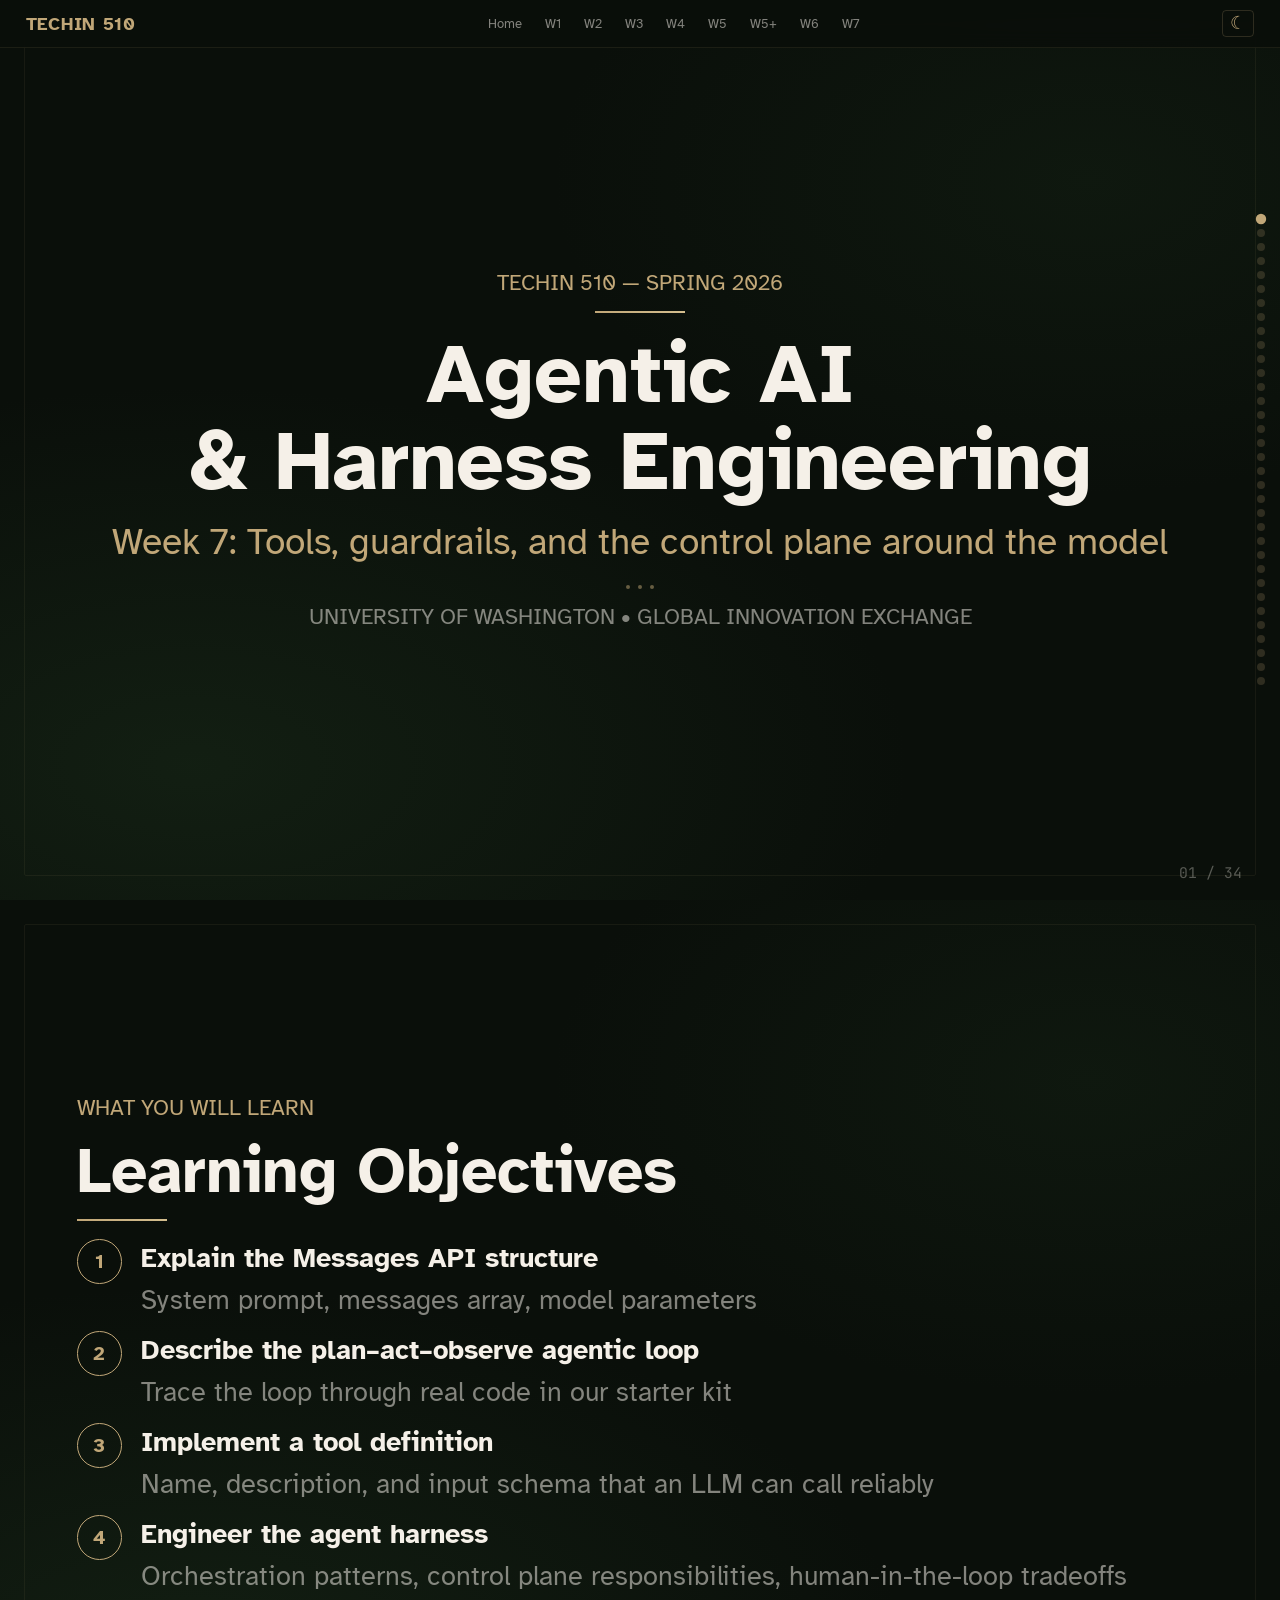
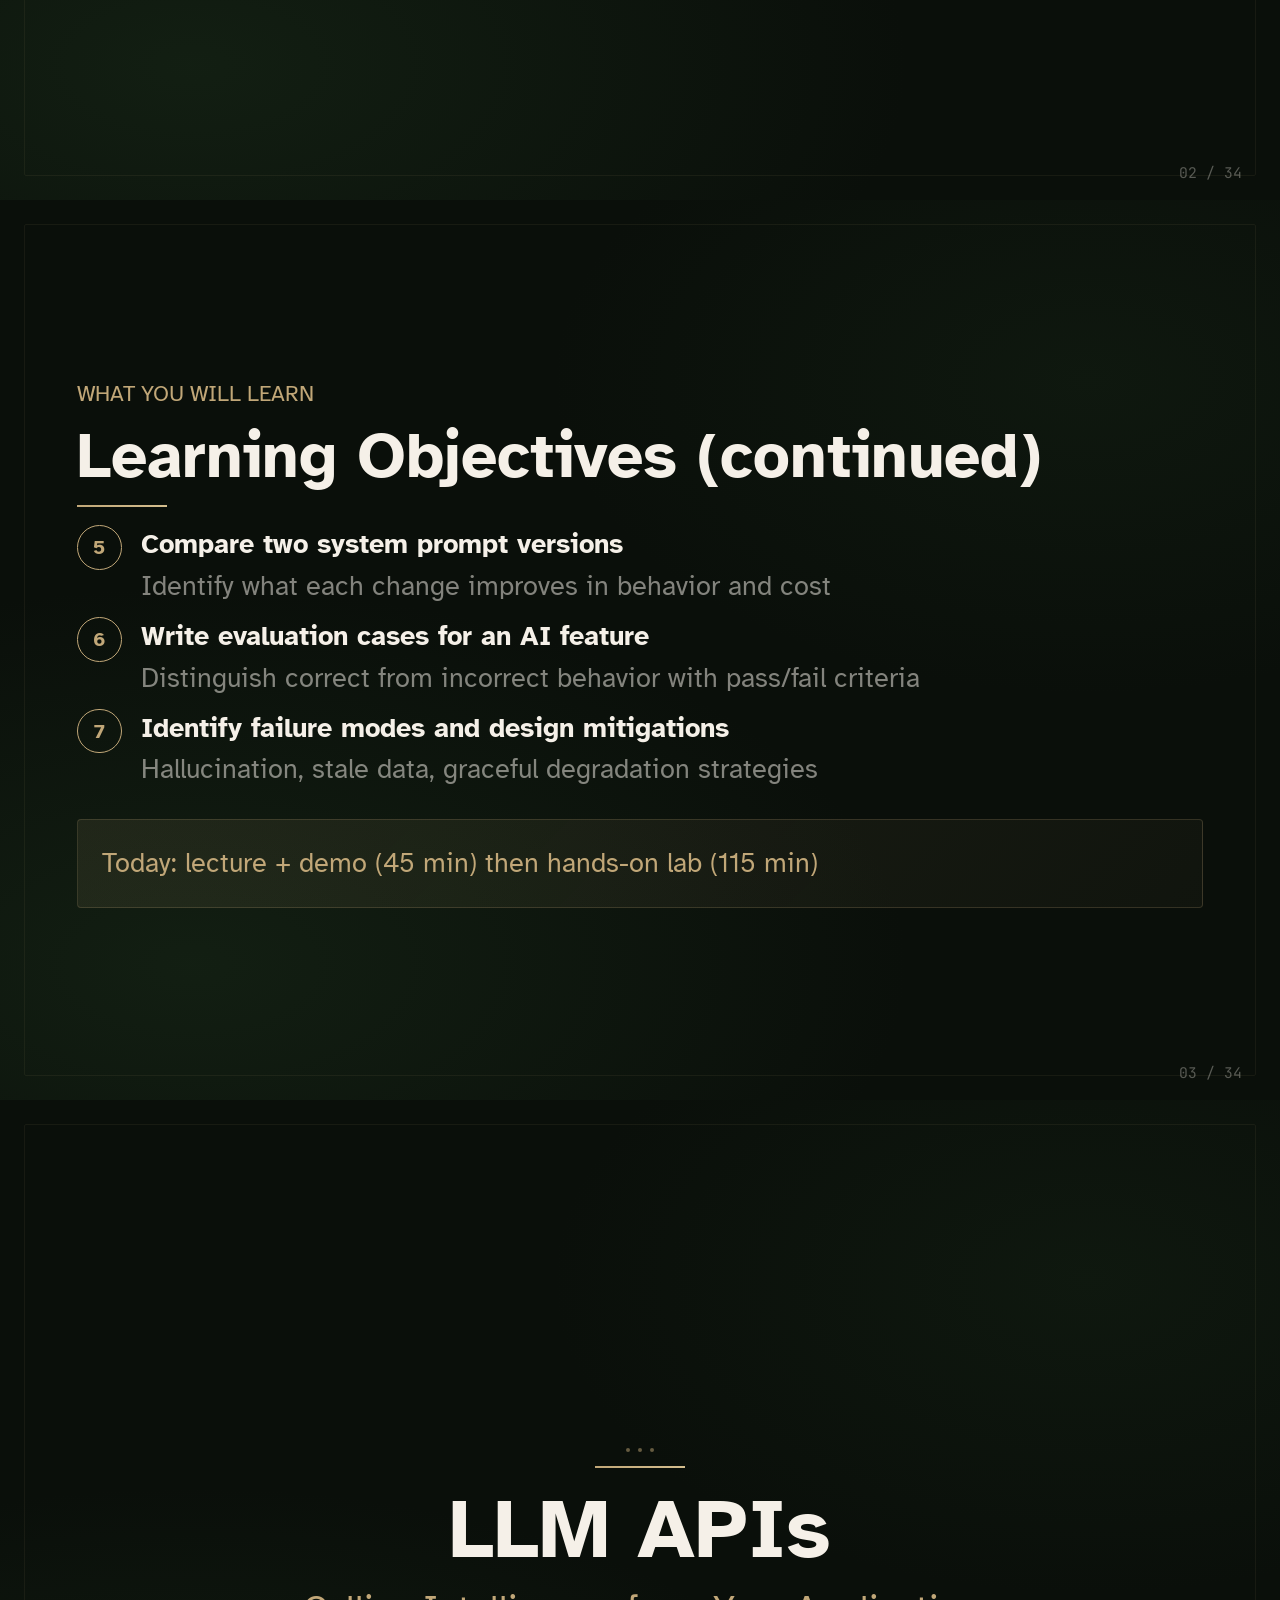
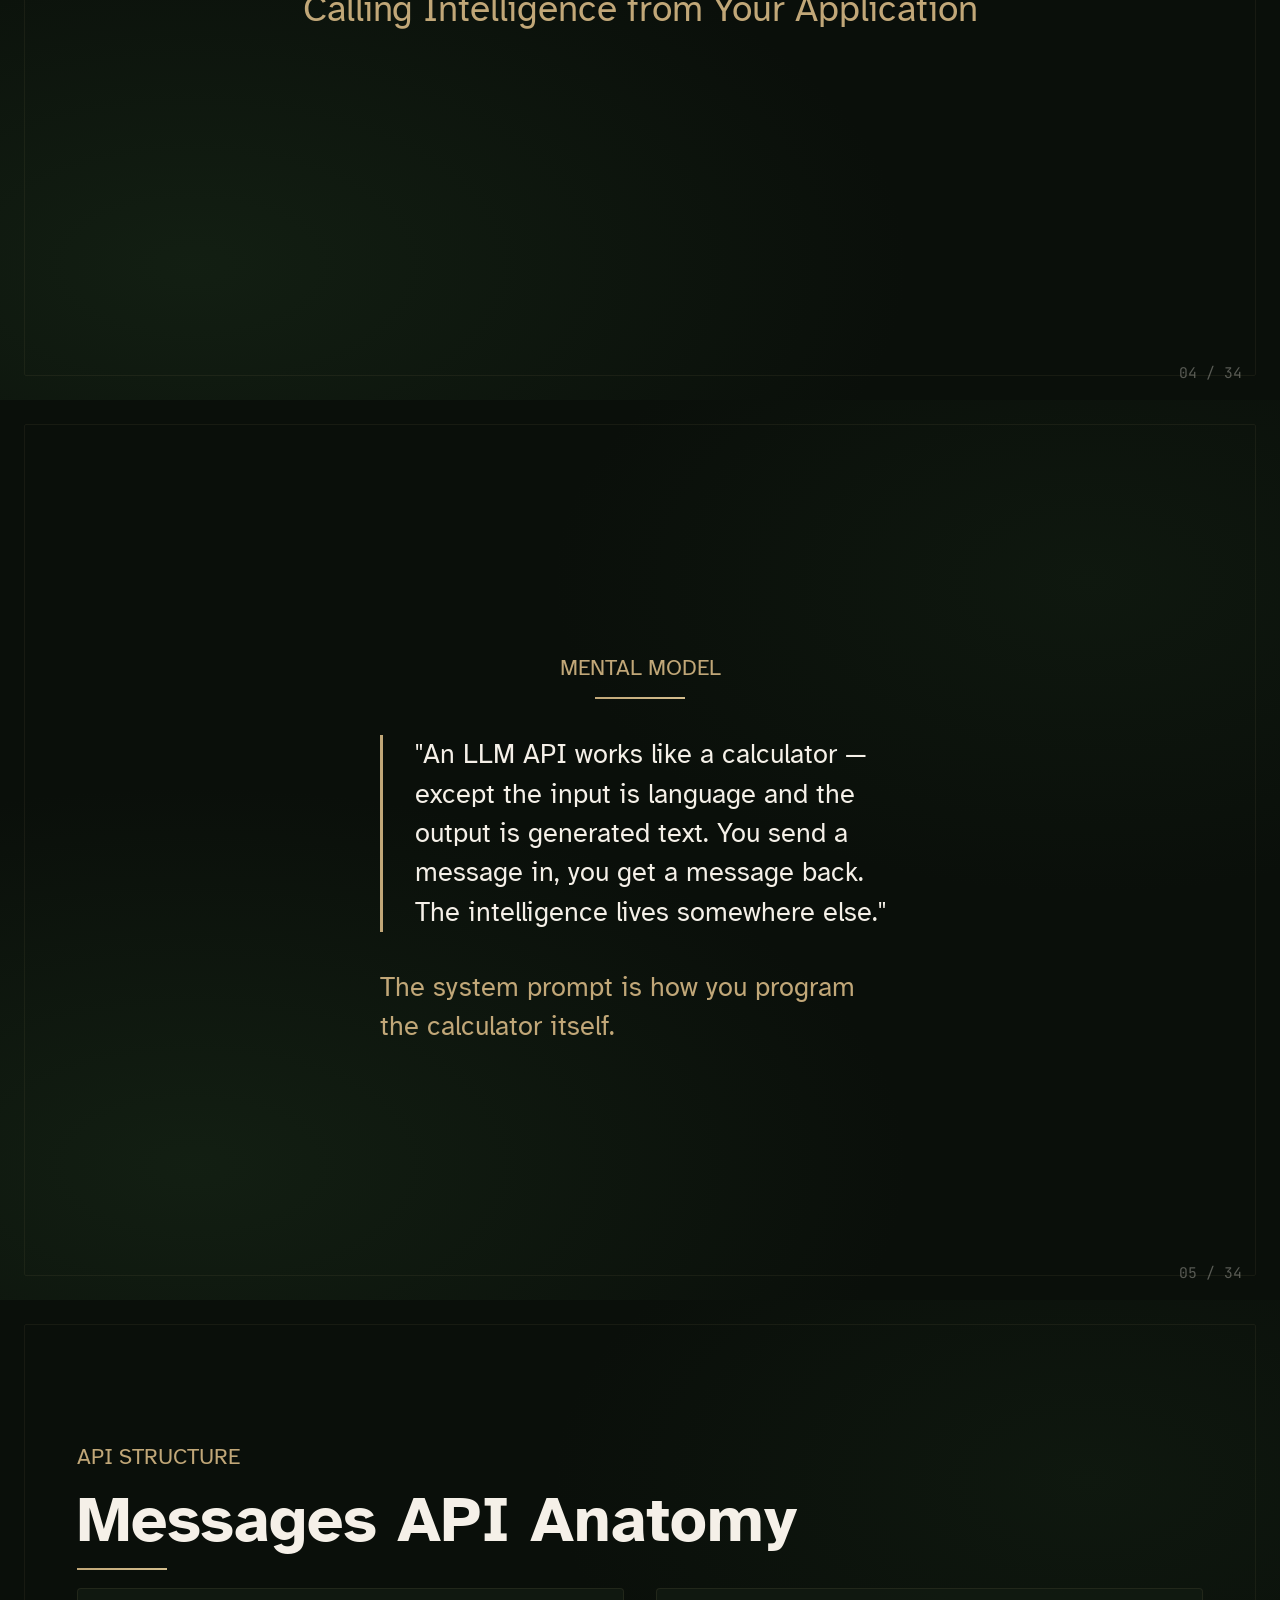
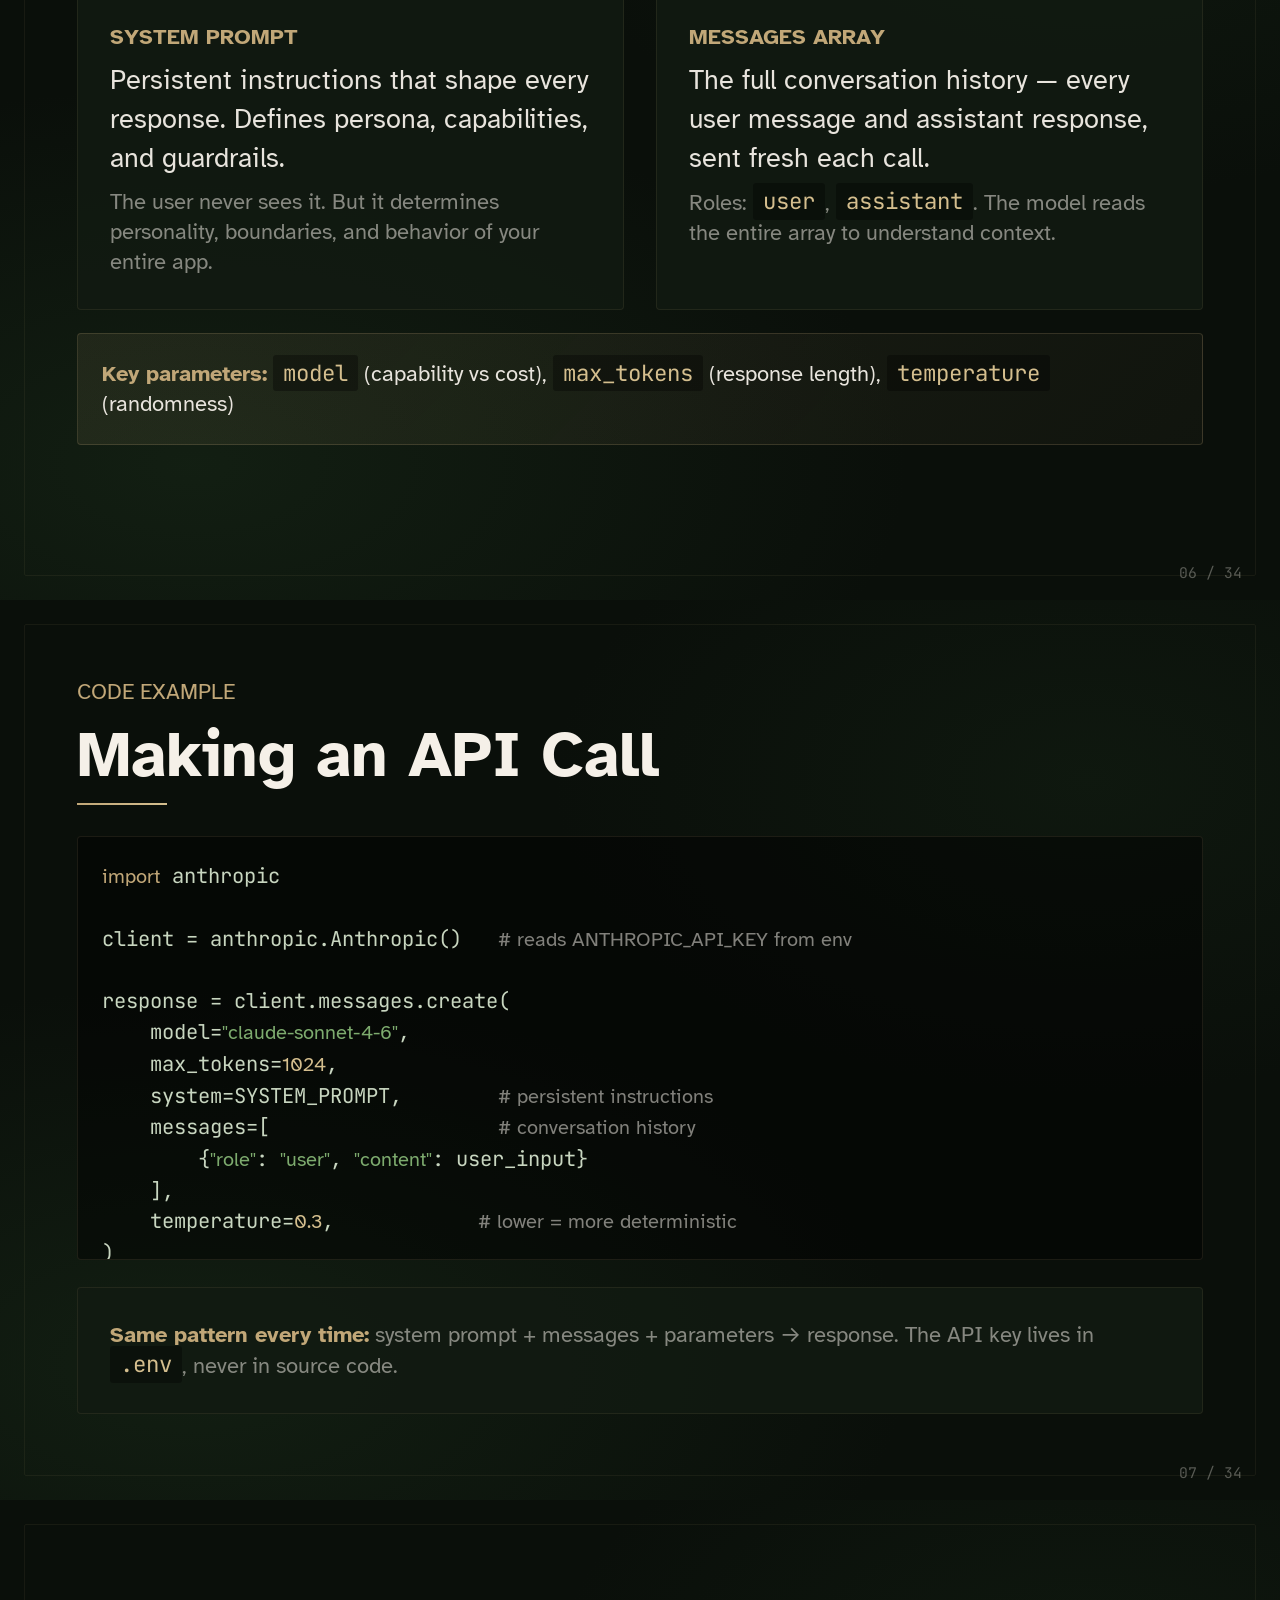
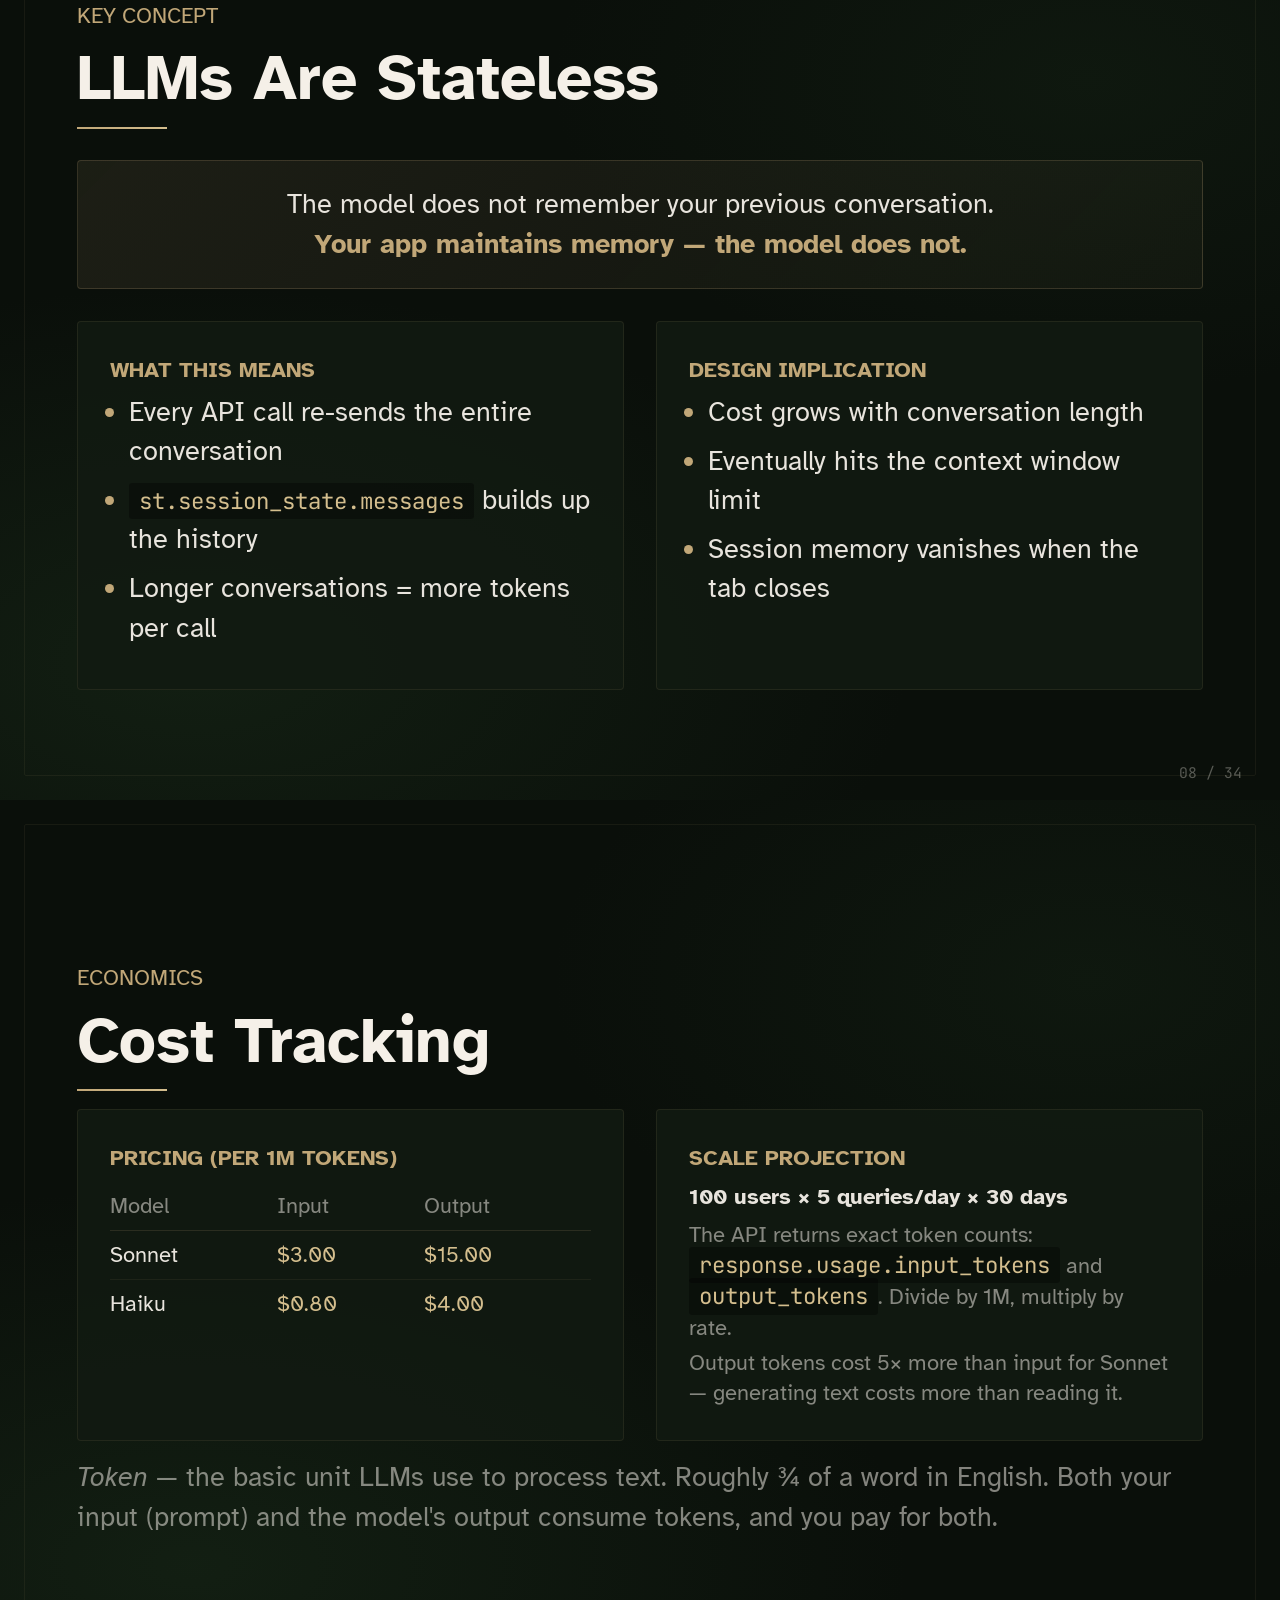
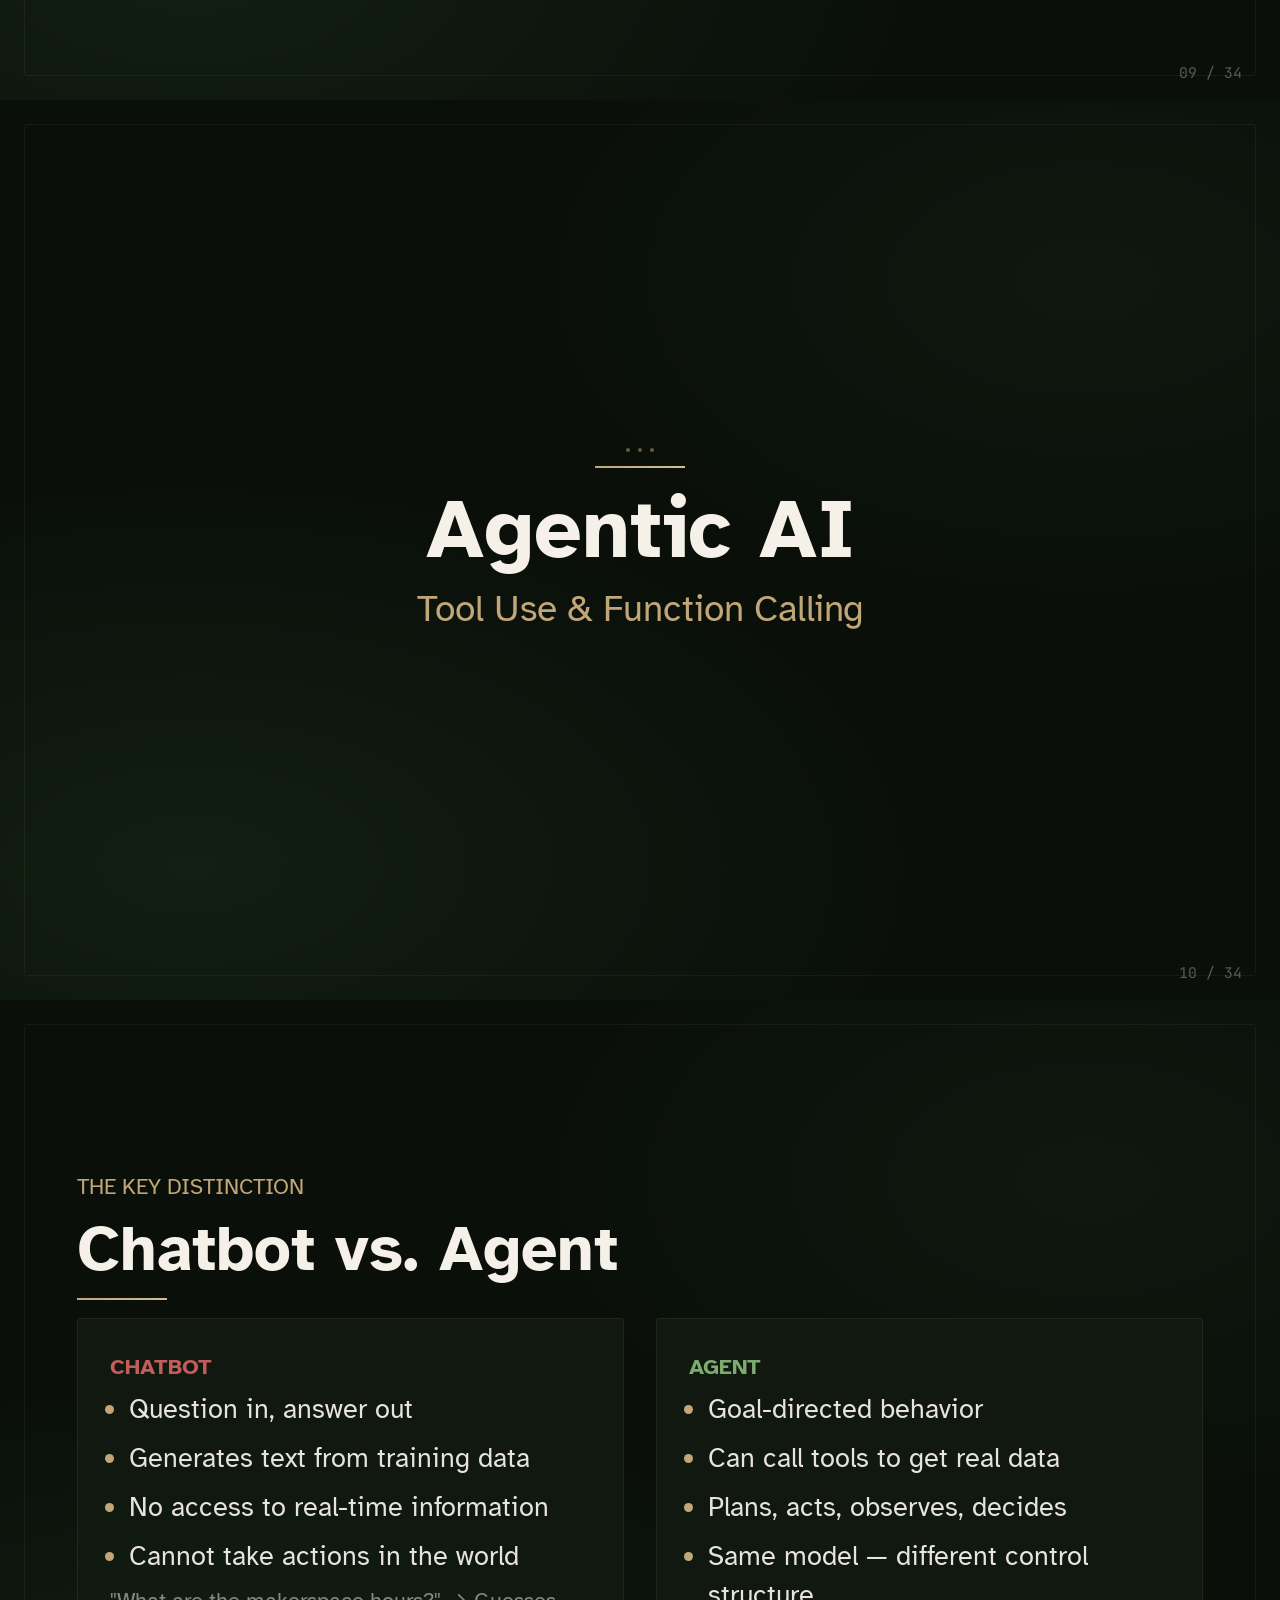
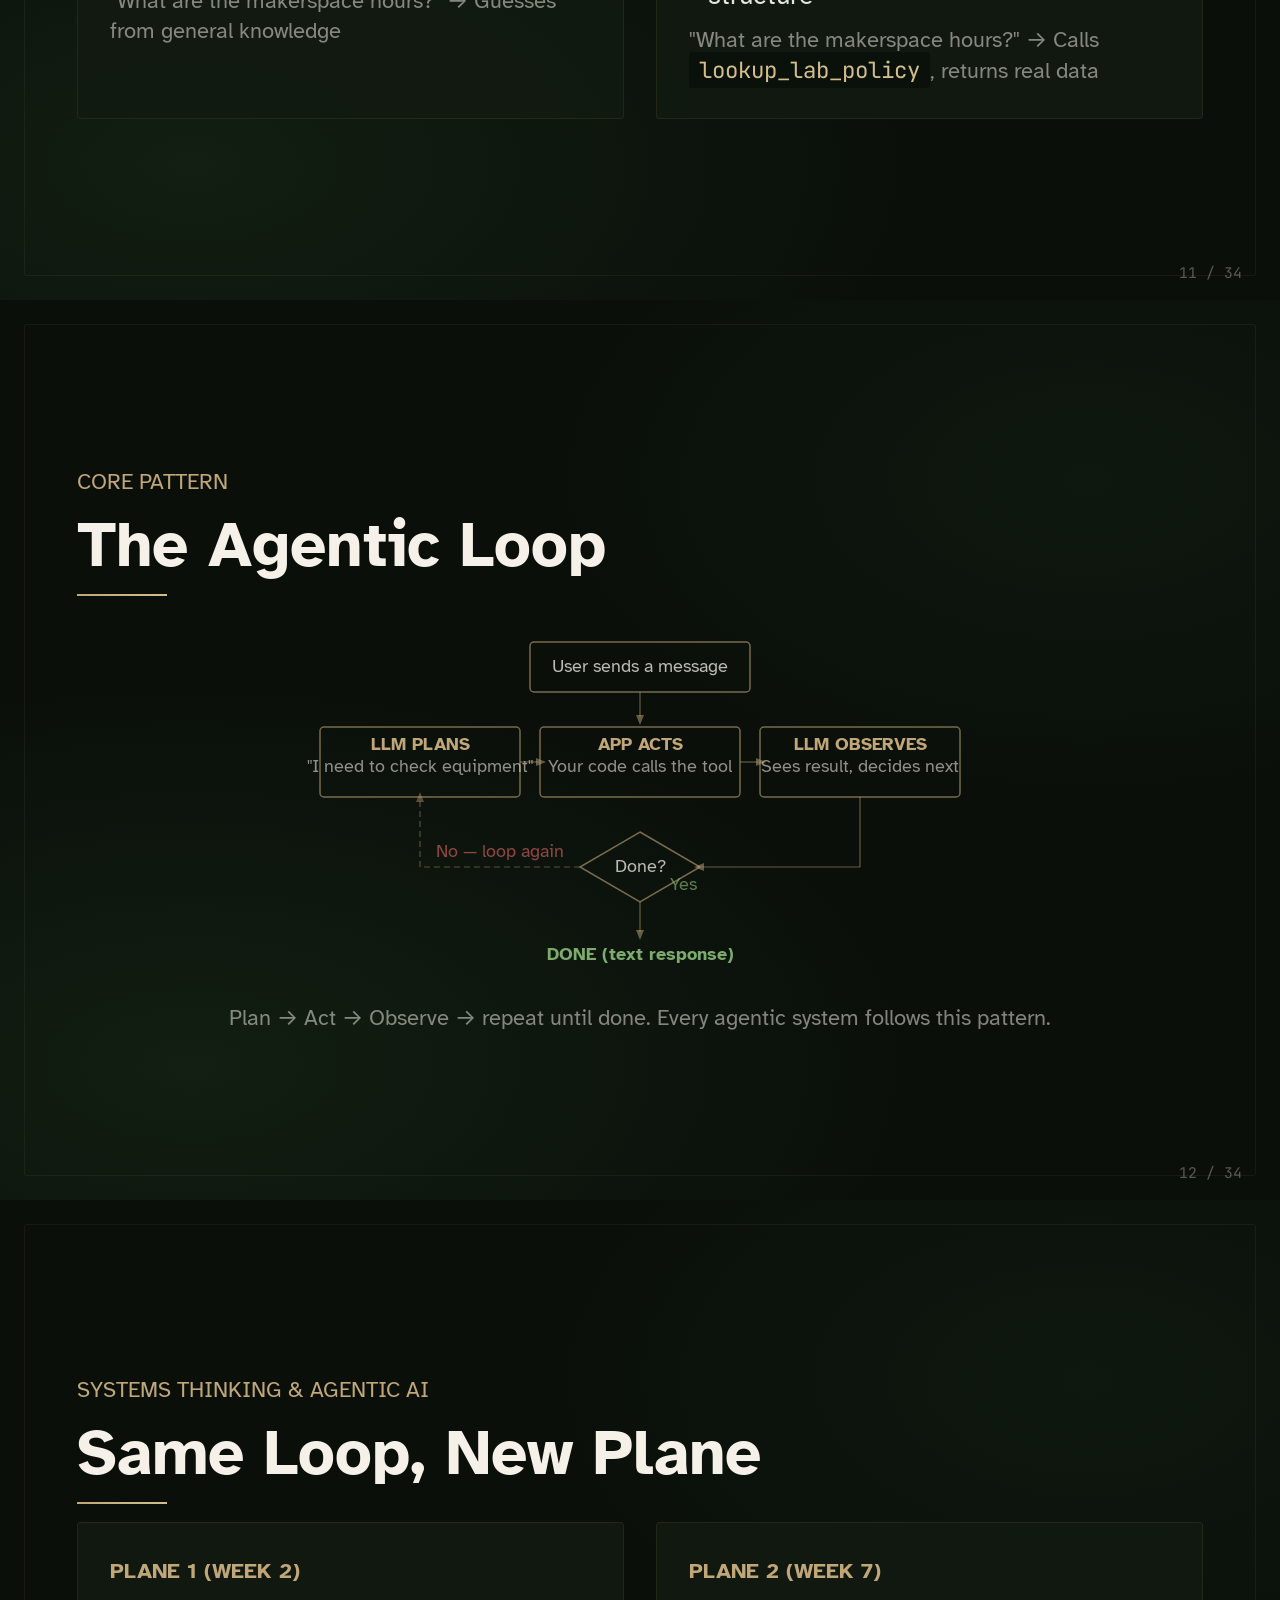
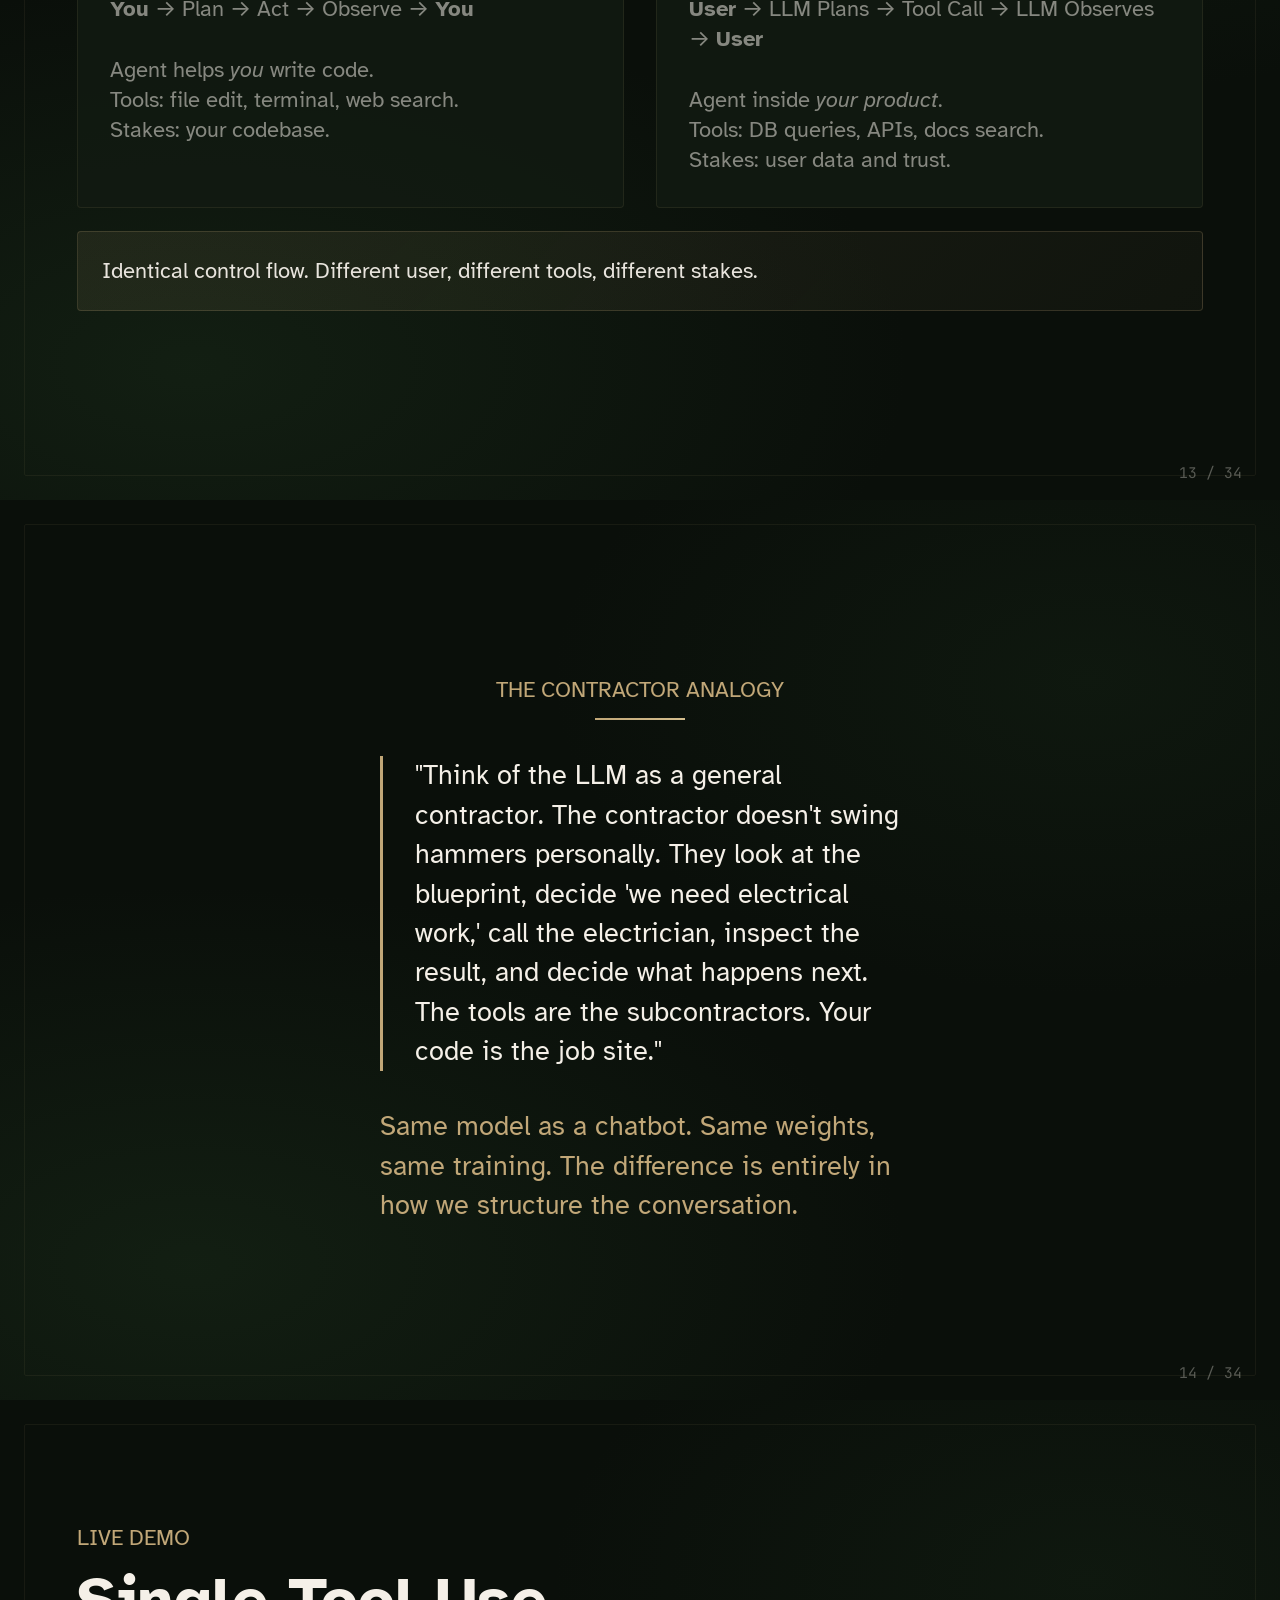
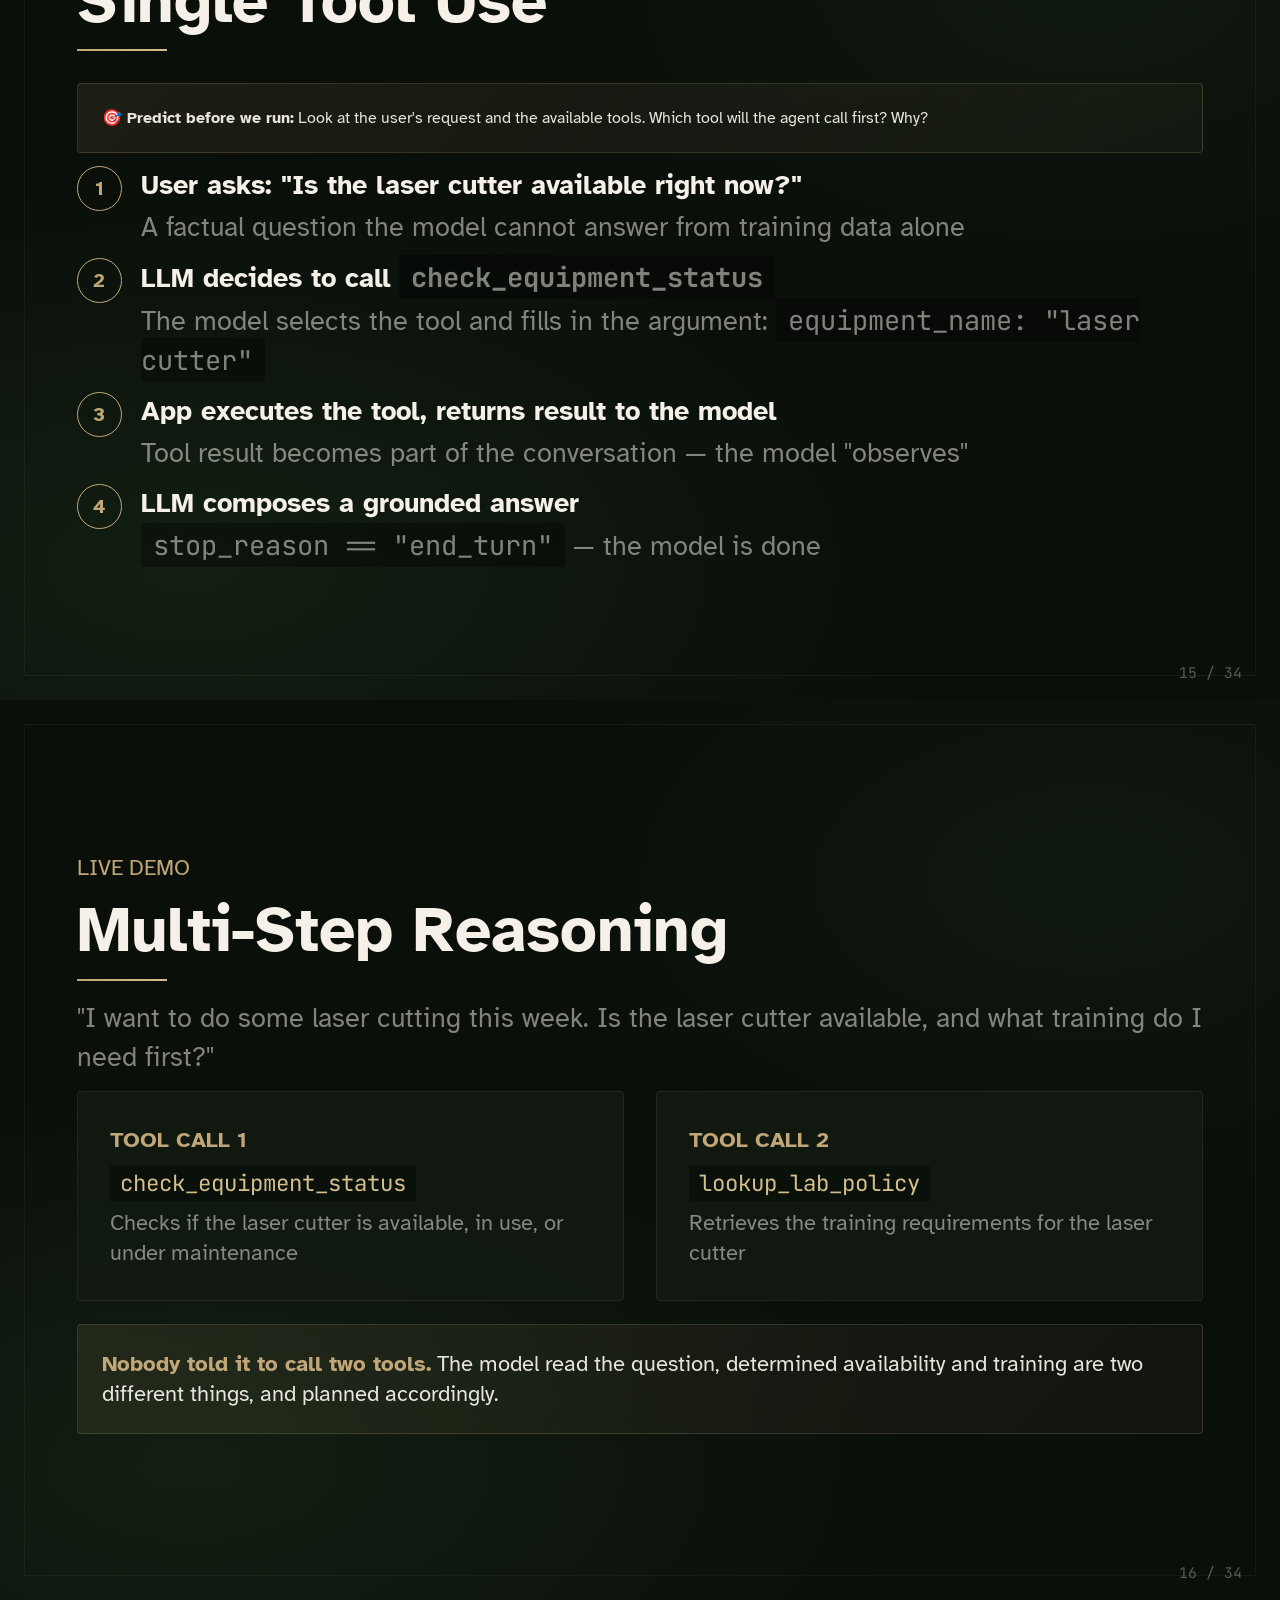
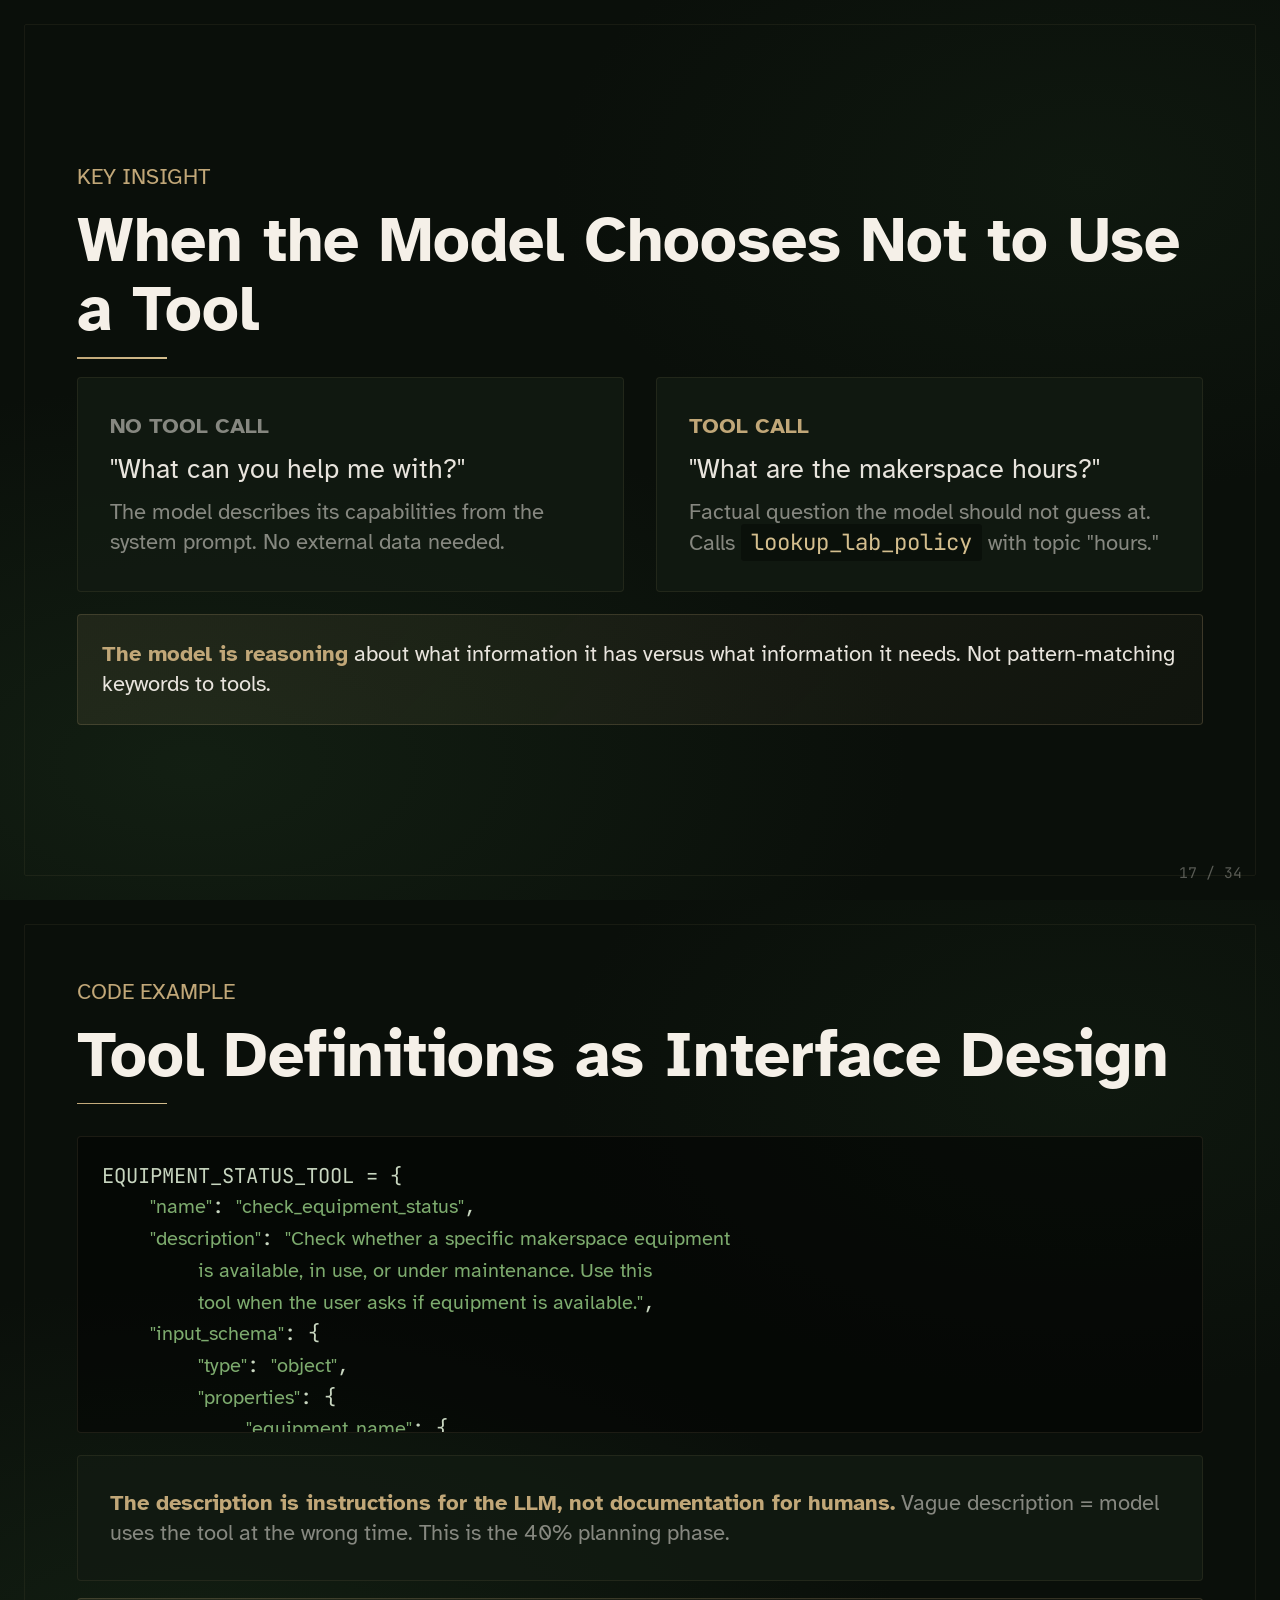
<file: week7-slides.html>
<!DOCTYPE html>
<html lang="en">

<head>
  <meta charset="UTF-8">
  <meta name="viewport" content="width=device-width, initial-scale=1.0">
  <title>TECHIN 510 Week 7 — Agentic AI &amp; Harness Engineering</title>
  <link rel="stylesheet" href="css/theme.css">
  <link rel="stylesheet" href="css/slides.css">
  <link rel="stylesheet" href="css/site-nav.css">
</head>

<body>

  <nav class="site-nav" id="site-nav">
    <a href="index.html" class="site-nav-brand">TECHIN 510</a>
    <button class="site-nav-toggle" id="navToggle" aria-label="Toggle navigation">&#9776;</button>
    <div class="site-nav-links" id="navLinks">
      <a href="index.html">Home</a>
      <a href="week1-slides.html">W1</a>
      <a href="week2-slides.html">W2</a>
      <a href="week3-slides.html">W3</a>
      <a href="week4-slides.html">W4</a>
      <a href="week5-slides.html">W5</a>
      <a href="week5-tools-slides.html">W5+</a>
      <a href="week6-slides.html">W6</a>
      <a href="week7-agentic-os-slides.html">W7</a>
    </div>
  </nav>

  <div id="progress"></div>

  <div id="nav-dots"></div>

  <button class="edit-btn" id="editBtn" title="Toggle edit mode (E)">E</button>

  <!-- ============================================================
     SLIDE 1 — Title
  -->
  <section class="slide title-slide" id="s1">
    <div class="overline">TECHIN 510 &mdash; Spring 2026</div>
    <div class="accent-line"></div>
    <h1>Agentic AI<br>&amp; Harness Engineering</h1>
    <div class="subtitle">Week 7: Tools, guardrails, and the control plane around the model</div>
    <div class="dots"><span></span><span></span><span></span></div>
    <div class="meta-line">University of Washington &bull; Global Innovation Exchange</div>
    <div class="slide-num">01 / 34</div>
  </section>

  <!-- ============================================================
     SLIDE 2 — Learning Objectives 1/2
  -->
  <section class="slide" id="s2">
    <div class="overline">What You Will Learn</div>
    <h2>Learning Objectives</h2>
    <div class="accent-line"></div>

    <div class="num-feature">
      <div class="num-circle">1</div>
      <div class="num-text">
        <strong>Explain the Messages API structure</strong>
        <span>System prompt, messages array, model parameters</span>
      </div>
    </div>
    <div class="num-feature">
      <div class="num-circle">2</div>
      <div class="num-text">
        <strong>Describe the plan&ndash;act&ndash;observe agentic loop</strong>
        <span>Trace the loop through real code in our starter kit</span>
      </div>
    </div>
    <div class="num-feature">
      <div class="num-circle">3</div>
      <div class="num-text">
        <strong>Implement a tool definition</strong>
        <span>Name, description, and input schema that an LLM can call reliably</span>
      </div>
    </div>
    <div class="num-feature">
      <div class="num-circle">4</div>
      <div class="num-text">
        <strong>Engineer the agent harness</strong>
        <span>Orchestration patterns, control plane responsibilities, human-in-the-loop tradeoffs</span>
      </div>
    </div>

    <div class="slide-num">02 / 34</div>
  </section>

  <!-- ============================================================
     SLIDE 3 — Learning Objectives 2/2
  -->
  <section class="slide" id="s3">
    <div class="overline">What You Will Learn</div>
    <h2>Learning Objectives (continued)</h2>
    <div class="accent-line"></div>

    <div class="num-feature">
      <div class="num-circle">5</div>
      <div class="num-text">
        <strong>Compare two system prompt versions</strong>
        <span>Identify what each change improves in behavior and cost</span>
      </div>
    </div>
    <div class="num-feature">
      <div class="num-circle">6</div>
      <div class="num-text">
        <strong>Write evaluation cases for an AI feature</strong>
        <span>Distinguish correct from incorrect behavior with pass/fail criteria</span>
      </div>
    </div>
    <div class="num-feature">
      <div class="num-circle">7</div>
      <div class="num-text">
        <strong>Identify failure modes and design mitigations</strong>
        <span>Hallucination, stale data, graceful degradation strategies</span>
      </div>
    </div>

    <div class="highlight-box" style="margin-top: clamp(0.8rem, 2vh, 1.5rem);">
      <p style="font-size: clamp(0.8rem, 1.3vw, 1rem); color: var(--gold);">
        Today: lecture + demo (45 min) then hands-on lab (115 min)
      </p>
    </div>

    <div class="slide-num">03 / 34</div>
  </section>

  <!-- ============================================================
     SLIDE 4 — Section Divider: LLM APIs
  -->
  <section class="slide title-slide" id="s4">
    <div class="dots"><span></span><span></span><span></span></div>
    <div class="accent-line"></div>
    <h1>LLM APIs</h1>
    <div class="subtitle">Calling Intelligence from Your Application</div>
    <div class="slide-num">04 / 34</div>
  </section>

  <!-- ============================================================
     SLIDE 5 — The Calculator Analogy
  -->
  <section class="slide title-slide" id="s5">
    <div class="overline">Mental Model</div>
    <div class="accent-line"></div>

    <div class="quote-block" style="text-align: left; max-width: 52ch;">
      <p>"An LLM API works like a calculator &mdash; except the input is language and the output is generated text. You send a message in, you get a message back. The intelligence lives somewhere else."</p>
    </div>

    <div style="max-width: 52ch; margin-top: clamp(0.8rem, 2vh, 1.5rem);">
      <p
        style="font-family: var(--font-serif); font-size: clamp(1rem, 2vw, 1.4rem); color: var(--gold); text-align: left;">
        The system prompt is how you program the calculator itself.
      </p>
    </div>

    <div class="slide-num">05 / 34</div>
  </section>

  <!-- ============================================================
     SLIDE 6 — Messages API Anatomy
  -->
  <section class="slide" id="s6">
    <div class="overline">API Structure</div>
    <h2>Messages API Anatomy</h2>
    <div class="accent-line"></div>

    <div class="two-col">
      <div class="card">
        <div class="col-label" style="color: var(--gold);">System Prompt</div>
        <p>Persistent instructions that shape every response. Defines persona, capabilities, and guardrails.</p>
        <p style="margin-top:0.5rem; font-size: clamp(0.75rem, 1.2vw, 0.9rem); color: var(--fg-dim);">
          The user never sees it. But it determines personality, boundaries, and behavior of your entire app.
        </p>
      </div>
      <div class="card">
        <div class="col-label" style="color: var(--gold);">Messages Array</div>
        <p>The full conversation history &mdash; every user message and assistant response, sent fresh each call.</p>
        <p style="margin-top:0.5rem; font-size: clamp(0.75rem, 1.2vw, 0.9rem); color: var(--fg-dim);">
          Roles: <span class="inline-code">user</span>, <span class="inline-code">assistant</span>. The model reads
          the entire array to understand context.
        </p>
      </div>
    </div>

    <div class="highlight-box" style="margin-top: clamp(0.5rem, 1.5vh, 1rem);">
      <p style="font-size: clamp(0.75rem, 1.2vw, 0.9rem); color: var(--fg);">
        <strong style="color: var(--gold);">Key parameters:</strong>
        <span class="inline-code">model</span> (capability vs cost),
        <span class="inline-code">max_tokens</span> (response length),
        <span class="inline-code">temperature</span> (randomness)
      </p>
    </div>

    <div class="slide-num">06 / 34</div>
  </section>

  <!-- ============================================================
     SLIDE 7 — API Call Code
  -->
  <section class="slide" id="s7">
    <div class="overline">Code Example</div>
    <h2>Making an API Call</h2>
    <div class="accent-line"></div>

    <pre><code><span style="color: var(--gold);">import</span> anthropic

client = anthropic.Anthropic()   <span style="color: var(--fg-dim);"># reads ANTHROPIC_API_KEY from env</span>

response = client.messages.create(
    model=<span style="color: var(--green-soft);">"claude-sonnet-4-6"</span>,
    max_tokens=<span style="color: var(--gold-bright);">1024</span>,
    system=SYSTEM_PROMPT,        <span style="color: var(--fg-dim);"># persistent instructions</span>
    messages=[                   <span style="color: var(--fg-dim);"># conversation history</span>
        {<span style="color: var(--green-soft);">"role"</span>: <span style="color: var(--green-soft);">"user"</span>, <span style="color: var(--green-soft);">"content"</span>: user_input}
    ],
    temperature=<span style="color: var(--gold-bright);">0.3</span>,            <span style="color: var(--fg-dim);"># lower = more deterministic</span>
)</code></pre>

    <div class="card" style="margin-top: clamp(0.5rem, 1.5vh, 1rem);">
      <p style="font-size: clamp(0.7rem, 1.1vw, 0.85rem); color: var(--fg-dim);">
        <strong style="color: var(--gold);">Same pattern every time:</strong> system prompt + messages + parameters
        &rarr; response. The API key lives in <span class="inline-code">.env</span>, never in source code.
      </p>
    </div>

    <div class="slide-num">07 / 34</div>
  </section>

  <!-- ============================================================
     SLIDE 8 — LLMs Are Stateless
  -->
  <section class="slide" id="s8">
    <div class="overline">Key Concept</div>
    <h2>LLMs Are Stateless</h2>
    <div class="accent-line"></div>

    <div class="highlight-box">
      <p style="font-size: clamp(0.95rem, 1.8vw, 1.3rem); text-align: center;">
        The model does not remember your previous conversation.<br>
        <strong style="color: var(--gold);">Your app maintains memory &mdash; the model does not.</strong>
      </p>
    </div>

    <div class="two-col" style="margin-top: clamp(0.8rem, 2vh, 1.2rem);">
      <div class="card">
        <div class="col-label" style="color: var(--gold);">What This Means</div>
        <ul>
          <li>Every API call re-sends the entire conversation</li>
          <li><span class="inline-code">st.session_state.messages</span> builds up the history</li>
          <li>Longer conversations = more tokens per call</li>
        </ul>
      </div>
      <div class="card">
        <div class="col-label" style="color: var(--gold);">Design Implication</div>
        <ul>
          <li>Cost grows with conversation length</li>
          <li>Eventually hits the context window limit</li>
          <li>Session memory vanishes when the tab closes</li>
        </ul>
      </div>
    </div>

    <div class="slide-num">08 / 34</div>
  </section>

  <!-- ============================================================
     SLIDE 9 — Cost Tracking
  -->
  <section class="slide" id="s9">
    <div class="overline">Economics</div>
    <h2>Cost Tracking</h2>
    <div class="accent-line"></div>

    <div class="two-col">
      <div class="card">
        <div class="col-label" style="color: var(--gold);">Pricing (per 1M tokens)</div>
        <table style="width: 100%; font-size: clamp(0.7rem, 1.1vw, 0.85rem); border-collapse: collapse;">
          <tr style="border-bottom: 1px solid rgba(193,167,120,0.15);">
            <td style="padding: 0.4em 0; color: var(--fg-dim);">Model</td>
            <td style="padding: 0.4em 0; color: var(--fg-dim);">Input</td>
            <td style="padding: 0.4em 0; color: var(--fg-dim);">Output</td>
          </tr>
          <tr style="border-bottom: 1px solid rgba(193,167,120,0.08);">
            <td style="padding: 0.4em 0;">Sonnet</td>
            <td style="padding: 0.4em 0; color: var(--gold-bright);">$3.00</td>
            <td style="padding: 0.4em 0; color: var(--gold-bright);">$15.00</td>
          </tr>
          <tr>
            <td style="padding: 0.4em 0;">Haiku</td>
            <td style="padding: 0.4em 0; color: var(--gold-bright);">$0.80</td>
            <td style="padding: 0.4em 0; color: var(--gold-bright);">$4.00</td>
          </tr>
        </table>
      </div>
      <div class="card">
        <div class="col-label" style="color: var(--gold);">Scale Projection</div>
        <p style="font-size: clamp(0.75rem, 1.2vw, 0.9rem);">
          <strong>100 users &times; 5 queries/day &times; 30 days</strong>
        </p>
        <p style="font-size: clamp(0.7rem, 1.1vw, 0.85rem); color: var(--fg-dim); margin-top: 0.5rem;">
          The API returns exact token counts: <span class="inline-code">response.usage.input_tokens</span> and <span
            class="inline-code">output_tokens</span>. Divide by 1M, multiply by rate.
        </p>
        <p style="font-size: clamp(0.7rem, 1.1vw, 0.85rem); color: var(--fg-dim); margin-top: 0.3rem;">
          Output tokens cost 5&times; more than input for Sonnet &mdash; generating text costs more than reading it.
        </p>
      </div>
    </div>

    <p style="font-size:0.85em; color: var(--fg-dim); margin-top: 0.5rem;">
      <em>Token</em> — the basic unit LLMs use to process text. Roughly ¾ of a word in English. Both your input (prompt) and the model's output consume tokens, and you pay for both.
    </p>

    <div class="slide-num">09 / 34</div>
  </section>

  <!-- ============================================================
     SLIDE 10 — Section Divider: Agentic AI
  -->
  <section class="slide title-slide" id="s10">
    <div class="dots"><span></span><span></span><span></span></div>
    <div class="accent-line"></div>
    <h1>Agentic AI</h1>
    <div class="subtitle">Tool Use &amp; Function Calling</div>
    <div class="slide-num">10 / 34</div>
  </section>

  <!-- ============================================================
     SLIDE 11 — Chatbot vs Agent
  -->
  <section class="slide" id="s11">
    <div class="overline">The Key Distinction</div>
    <h2>Chatbot vs. Agent</h2>
    <div class="accent-line"></div>

    <div class="two-col">
      <div class="card">
        <div class="col-label bad">Chatbot</div>
        <ul>
          <li>Question in, answer out</li>
          <li>Generates text from training data</li>
          <li>No access to real-time information</li>
          <li>Cannot take actions in the world</li>
        </ul>
        <p style="margin-top: 0.5rem; font-size: clamp(0.7rem, 1.1vw, 0.85rem); color: var(--fg-dim);">
          "What are the makerspace hours?" &rarr; Guesses from general knowledge
        </p>
      </div>
      <div class="card">
        <div class="col-label good">Agent</div>
        <ul>
          <li>Goal-directed behavior</li>
          <li>Can call tools to get real data</li>
          <li>Plans, acts, observes, decides</li>
          <li>Same model &mdash; different control structure</li>
        </ul>
        <p style="margin-top: 0.5rem; font-size: clamp(0.7rem, 1.1vw, 0.85rem); color: var(--fg-dim);">
          "What are the makerspace hours?" &rarr; Calls <span class="inline-code">lookup_lab_policy</span>, returns
          real data
        </p>
      </div>
    </div>

    <div class="slide-num">11 / 34</div>
  </section>

  <!-- ============================================================
     SLIDE 12 — The Agentic Loop (SVG Diagram)
  -->
  <section class="slide" id="s12">
    <div class="overline">Core Pattern</div>
    <h2>The Agentic Loop</h2>
    <div class="accent-line"></div>

    <div class="diagram">
      <svg viewBox="0 0 900 340" xmlns="http://www.w3.org/2000/svg" style="max-height: 50vh;">
        <rect x="340" y="10" width="220" height="50" rx="4" fill="none" stroke="#c1a778" stroke-width="1.5"
          opacity="0.6" />
        <text x="450" y="40" text-anchor="middle" fill="#e8e4dd" font-family="Inter, sans-serif" font-size="13"
          opacity="0.8">User sends a message</text>

        <line x1="450" y1="60" x2="450" y2="85" stroke="#c1a778" stroke-width="1.2" opacity="0.5" />
        <polygon points="446,83 450,93 454,83" fill="#c1a778" opacity="0.5" />

        <rect x="130" y="95" width="200" height="70" rx="4" fill="none" stroke="#c1a778" stroke-width="1.5"
          opacity="0.6" />
        <text x="230" y="118" text-anchor="middle" fill="#c1a778" font-family="Inter, sans-serif" font-size="11"
          font-weight="600" letter-spacing="1.5">LLM PLANS</text>
        <text x="230" y="140" text-anchor="middle" fill="#e8e4dd" font-family="Inter, sans-serif" font-size="12"
          opacity="0.6">"I need to check equipment"</text>

        <rect x="350" y="95" width="200" height="70" rx="4" fill="none" stroke="#c1a778" stroke-width="1.5"
          opacity="0.6" />
        <text x="450" y="118" text-anchor="middle" fill="#c1a778" font-family="Inter, sans-serif" font-size="11"
          font-weight="600" letter-spacing="1.5">APP ACTS</text>
        <text x="450" y="140" text-anchor="middle" fill="#e8e4dd" font-family="Inter, sans-serif" font-size="12"
          opacity="0.6">Your code calls the tool</text>

        <rect x="570" y="95" width="200" height="70" rx="4" fill="none" stroke="#c1a778" stroke-width="1.5"
          opacity="0.6" />
        <text x="670" y="118" text-anchor="middle" fill="#c1a778" font-family="Inter, sans-serif" font-size="11"
          font-weight="600" letter-spacing="1.5">LLM OBSERVES</text>
        <text x="670" y="140" text-anchor="middle" fill="#e8e4dd" font-family="Inter, sans-serif" font-size="12"
          opacity="0.6">Sees result, decides next</text>

        <line x1="330" y1="130" x2="348" y2="130" stroke="#c1a778" stroke-width="1.2" opacity="0.5" />
        <polygon points="346,126 356,130 346,134" fill="#c1a778" opacity="0.5" />

        <line x1="550" y1="130" x2="568" y2="130" stroke="#c1a778" stroke-width="1.2" opacity="0.5" />
        <polygon points="566,126 576,130 566,134" fill="#c1a778" opacity="0.5" />

        <polygon points="450,200 510,235 450,270 390,235" fill="none" stroke="#c1a778" stroke-width="1.5"
          opacity="0.6" />
        <text x="450" y="240" text-anchor="middle" fill="#e8e4dd" font-family="Inter, sans-serif" font-size="11"
          opacity="0.8">Done?</text>

        <line x1="670" y1="165" x2="670" y2="235" stroke="#c1a778" stroke-width="1.2" opacity="0.5" />
        <line x1="670" y1="235" x2="512" y2="235" stroke="#c1a778" stroke-width="1.2" opacity="0.5" />
        <polygon points="514,231 504,235 514,239" fill="#c1a778" opacity="0.5" />

        <line x1="450" y1="270" x2="450" y2="300" stroke="#c1a778" stroke-width="1.2" opacity="0.5" />
        <polygon points="446,298 450,308 454,298" fill="#c1a778" opacity="0.5" />
        <text x="450" y="328" text-anchor="middle" fill="#7dab6e" font-family="Inter, sans-serif" font-size="12"
          font-weight="600">DONE (text response)</text>
        <text x="480" y="258" fill="#7dab6e" font-family="Inter, sans-serif" font-size="10" opacity="0.7">Yes</text>

        <line x1="390" y1="235" x2="230" y2="235" stroke="#c1a778" stroke-width="1.2" stroke-dasharray="6 4"
          opacity="0.4" />
        <line x1="230" y1="235" x2="230" y2="167" stroke="#c1a778" stroke-width="1.2" stroke-dasharray="6 4"
          opacity="0.4" />
        <polygon points="226,170 230,160 234,170" fill="#c1a778" opacity="0.4" />
        <text x="310" y="225" text-anchor="middle" fill="#c45c5c" font-family="Inter, sans-serif" font-size="10"
          opacity="0.7">No &mdash; loop again</text>
      </svg>
    </div>

    <p
      style="font-size: clamp(0.75rem, 1.2vw, 0.9rem); color: var(--fg-dim); text-align: center; margin-top: clamp(0.3rem, 1vh, 0.5rem);">
      Plan &rarr; Act &rarr; Observe &rarr; repeat until done. Every agentic system follows this pattern.
    </p>

    <div class="slide-num">12 / 34</div>
  </section>

  <!-- ============================================================
     SLIDE 13 — Same Loop, New Plane
  -->
  <section class="slide" id="s13">
    <div class="overline">Systems Thinking &amp; Agentic AI</div>
    <h2>Same Loop, New Plane</h2>
    <div class="accent-line"></div>

    <div class="two-col">
      <div class="card">
        <div class="col-label" style="color: var(--gold);">Plane 1 (Week 2)</div>
        <p style="font-size: clamp(0.75rem, 1.2vw, 0.9rem); color: var(--fg-dim);">
          <strong>You</strong> &rarr; Plan &rarr; Act &rarr; Observe &rarr; <strong>You</strong><br><br>
          Agent helps <em>you</em> write code.<br>
          Tools: file edit, terminal, web search.<br>
          Stakes: your codebase.
        </p>
      </div>
      <div class="card">
        <div class="col-label" style="color: var(--gold);">Plane 2 (Week 7)</div>
        <p style="font-size: clamp(0.75rem, 1.2vw, 0.9rem); color: var(--fg-dim);">
          <strong>User</strong> &rarr; LLM Plans &rarr; Tool Call &rarr; LLM Observes &rarr; <strong>User</strong><br><br>
          Agent inside <em>your product</em>.<br>
          Tools: DB queries, APIs, docs search.<br>
          Stakes: user data and trust.
        </p>
      </div>
    </div>

    <div class="highlight-box" style="margin-top: clamp(0.5rem, 1.5vh, 1rem);">
      <p style="font-size: clamp(0.75rem, 1.2vw, 0.9rem); color: var(--fg);">
        Identical control flow. Different user, different tools, different stakes.
      </p>
    </div>

    <div class="slide-num">13 / 34</div>
  </section>

  <!-- ============================================================
     SLIDE 14 — The Contractor Analogy
  -->
  <section class="slide title-slide" id="s14">
    <div class="overline">The Contractor Analogy</div>
    <div class="accent-line"></div>

    <div class="quote-block" style="text-align: left; max-width: 52ch;">
      <p>"Think of the LLM as a general contractor. The contractor doesn't swing hammers personally. They look at the
        blueprint, decide 'we need electrical work,' call the electrician, inspect the result, and decide what happens
        next. The tools are the subcontractors. Your code is the job site."</p>
    </div>

    <div style="max-width: 52ch; margin-top: clamp(0.8rem, 2vh, 1.5rem);">
      <p
        style="font-family: var(--font-serif); font-size: clamp(1rem, 2vw, 1.4rem); color: var(--gold); text-align: left;">
        Same model as a chatbot. Same weights, same training. The difference is entirely in how we structure the
        conversation.
      </p>
    </div>

    <div class="slide-num">14 / 34</div>
  </section>

  <!-- ============================================================
     SLIDE 15 — Demo: Single Tool Use
  -->
  <section class="slide" id="s15">
    <div class="overline">Live Demo</div>
    <h2>Single Tool Use</h2>
    <div class="accent-line"></div>

    <div class="highlight-box">
      <strong>🎯 Predict before we run:</strong> Look at the user's request and the available tools. Which tool will the agent call first? Why?
    </div>

    <div class="num-feature">
      <div class="num-circle">1</div>
      <div class="num-text">
        <strong>User asks: "Is the laser cutter available right now?"</strong>
        <span>A factual question the model cannot answer from training data alone</span>
      </div>
    </div>
    <div class="num-feature">
      <div class="num-circle">2</div>
      <div class="num-text">
        <strong>LLM decides to call <span class="inline-code">check_equipment_status</span></strong>
        <span>The model selects the tool and fills in the argument: <span
            class="inline-code">equipment_name: "laser cutter"</span></span>
      </div>
    </div>
    <div class="num-feature">
      <div class="num-circle">3</div>
      <div class="num-text">
        <strong>App executes the tool, returns result to the model</strong>
        <span>Tool result becomes part of the conversation &mdash; the model "observes"</span>
      </div>
    </div>
    <div class="num-feature">
      <div class="num-circle">4</div>
      <div class="num-text">
        <strong>LLM composes a grounded answer</strong>
        <span><span class="inline-code">stop_reason == "end_turn"</span> &mdash; the model is done</span>
      </div>
    </div>

    <div class="slide-num">15 / 34</div>
  </section>

  <!-- ============================================================
     SLIDE 16 — Demo: Multi-Step Reasoning
  -->
  <section class="slide" id="s16">
    <div class="overline">Live Demo</div>
    <h2>Multi-Step Reasoning</h2>
    <div class="accent-line"></div>

    <p style="margin-bottom: clamp(0.5rem, 1.5vh, 1rem); color: var(--fg-dim);">
      "I want to do some laser cutting this week. Is the laser cutter available, and what training do I need first?"
    </p>

    <div class="two-col">
      <div class="card">
        <div class="col-label" style="color: var(--gold);">Tool Call 1</div>
        <p><span class="inline-code">check_equipment_status</span></p>
        <p style="font-size: clamp(0.7rem, 1.1vw, 0.85rem); color: var(--fg-dim); margin-top: 0.3rem;">
          Checks if the laser cutter is available, in use, or under maintenance
        </p>
      </div>
      <div class="card">
        <div class="col-label" style="color: var(--gold);">Tool Call 2</div>
        <p><span class="inline-code">lookup_lab_policy</span></p>
        <p style="font-size: clamp(0.7rem, 1.1vw, 0.85rem); color: var(--fg-dim); margin-top: 0.3rem;">
          Retrieves the training requirements for the laser cutter
        </p>
      </div>
    </div>

    <div class="highlight-box" style="margin-top: clamp(0.5rem, 1.5vh, 1rem);">
      <p style="font-size: clamp(0.75rem, 1.2vw, 0.9rem); color: var(--fg);">
        <strong style="color: var(--gold);">Nobody told it to call two tools.</strong> The model read the question,
        determined availability and training are two different things, and planned accordingly.
      </p>
    </div>

    <div class="slide-num">16 / 34</div>
  </section>

  <!-- ============================================================
     SLIDE 17 — When NOT to Use a Tool
  -->
  <section class="slide" id="s17">
    <div class="overline">Key Insight</div>
    <h2>When the Model Chooses Not to Use a Tool</h2>
    <div class="accent-line"></div>

    <div class="two-col">
      <div class="card">
        <div class="col-label" style="color: var(--fg-dim);">No Tool Call</div>
        <p>"What can you help me with?"</p>
        <p style="margin-top: 0.5rem; font-size: clamp(0.7rem, 1.1vw, 0.85rem); color: var(--fg-dim);">
          The model describes its capabilities from the system prompt. No external data needed.
        </p>
      </div>
      <div class="card">
        <div class="col-label" style="color: var(--gold);">Tool Call</div>
        <p>"What are the makerspace hours?"</p>
        <p style="margin-top: 0.5rem; font-size: clamp(0.7rem, 1.1vw, 0.85rem); color: var(--fg-dim);">
          Factual question the model should not guess at. Calls <span
            class="inline-code">lookup_lab_policy</span> with topic "hours."
        </p>
      </div>
    </div>

    <div class="highlight-box" style="margin-top: clamp(0.5rem, 1.5vh, 1rem);">
      <p style="font-size: clamp(0.75rem, 1.2vw, 0.9rem); color: var(--fg);">
        <strong style="color: var(--gold);">The model is reasoning</strong> about what information it has versus what
        information it needs. Not pattern-matching keywords to tools.
      </p>
    </div>

    <div class="slide-num">17 / 34</div>
  </section>

  <!-- ============================================================
     SLIDE 18 — Tool Definitions as Interface Design
  -->
  <section class="slide" id="s18">
    <div class="overline">Code Example</div>
    <h2>Tool Definitions as Interface Design</h2>
    <div class="accent-line"></div>

    <pre><code>EQUIPMENT_STATUS_TOOL = {
    <span style="color: var(--green-soft);">"name"</span>: <span style="color: var(--green-soft);">"check_equipment_status"</span>,
    <span style="color: var(--green-soft);">"description"</span>: <span style="color: var(--green-soft);">"Check whether a specific makerspace equipment</span>
        <span style="color: var(--green-soft);">is available, in use, or under maintenance. Use this</span>
        <span style="color: var(--green-soft);">tool when the user asks if equipment is available."</span>,
    <span style="color: var(--green-soft);">"input_schema"</span>: {
        <span style="color: var(--green-soft);">"type"</span>: <span style="color: var(--green-soft);">"object"</span>,
        <span style="color: var(--green-soft);">"properties"</span>: {
            <span style="color: var(--green-soft);">"equipment_name"</span>: {
                <span style="color: var(--green-soft);">"type"</span>: <span style="color: var(--green-soft);">"string"</span>,
                <span style="color: var(--green-soft);">"description"</span>: <span style="color: var(--green-soft);">"Name of the equipment to check"</span>
            }
        },
        <span style="color: var(--green-soft);">"required"</span>: [<span style="color: var(--green-soft);">"equipment_name"</span>]
    }
}</code></pre>

    <div class="card" style="margin-top: clamp(0.3rem, 1vh, 0.5rem);">
      <p style="font-size: clamp(0.7rem, 1.1vw, 0.85rem); color: var(--fg-dim);">
        <strong style="color: var(--gold);">The description is instructions for the LLM, not documentation for
          humans.</strong>
        Vague description = model uses the tool at the wrong time. This is the 40% planning phase.
      </p>
    </div>

    <div class="highlight-box" style="margin-top: clamp(0.3rem, 1vh, 0.5rem);">
      <p style="font-size: clamp(0.7rem, 1.1vw, 0.85rem); color: var(--fg);">
        <strong style="color: var(--gold);">Interface contract:</strong> This <span class="inline-code">input_schema</span> is the same pattern as
        CSV specs (W3), CTOC (W4), and Zod schemas (W6). Tools are RPC-style interfaces: name, input schema, output.
      </p>
    </div>

    <div class="slide-num">18 / 34</div>
  </section>

  <!-- ============================================================
     SLIDE 19 — The Orchestration Spectrum (SVG Diagram)
  -->
  <section class="slide" id="s19">
    <div class="overline">Architecture Decision</div>
    <h2>The Orchestration Spectrum</h2>
    <div class="accent-line"></div>

    <div class="diagram">
      <svg viewBox="0 0 900 300" xmlns="http://www.w3.org/2000/svg" style="max-height: 48vh;">
        <text x="80" y="22" text-anchor="middle" fill="#c1a778" font-family="Inter, sans-serif" font-size="10"
          font-weight="500" letter-spacing="1">SIMPLICITY</text>
        <text x="820" y="22" text-anchor="middle" fill="#c1a778" font-family="Inter, sans-serif" font-size="10"
          font-weight="500" letter-spacing="1">CAPABILITY</text>
        <line x1="140" y1="18" x2="750" y2="18" stroke="#c1a778" stroke-width="1" opacity="0.3" />
        <polygon points="748,14 760,18 748,22" fill="#c1a778" opacity="0.3" />

        <rect x="20" y="40" width="150" height="80" rx="4" fill="none" stroke="#c1a778" stroke-width="1.5"
          opacity="0.6" />
        <text x="95" y="63" text-anchor="middle" fill="#c1a778" font-family="Inter, sans-serif" font-size="10"
          font-weight="600" letter-spacing="1">SINGLE</text>
        <text x="95" y="77" text-anchor="middle" fill="#c1a778" font-family="Inter, sans-serif" font-size="10"
          font-weight="600" letter-spacing="1">LLM CALL</text>
        <text x="95" y="105" text-anchor="middle" fill="#e8e4dd" font-family="Inter, sans-serif" font-size="10"
          opacity="0.6">"Summarize this"</text>

        <rect x="195" y="40" width="150" height="80" rx="4" fill="none" stroke="#c1a778" stroke-width="1.5"
          opacity="0.6" />
        <text x="270" y="63" text-anchor="middle" fill="#c1a778" font-family="Inter, sans-serif" font-size="10"
          font-weight="600" letter-spacing="1">SINGLE</text>
        <text x="270" y="77" text-anchor="middle" fill="#c1a778" font-family="Inter, sans-serif" font-size="10"
          font-weight="600" letter-spacing="1">TOOL AGENT</text>
        <text x="270" y="105" text-anchor="middle" fill="#e8e4dd" font-family="Inter, sans-serif" font-size="10"
          opacity="0.6">"Is the laser free?"</text>

        <rect x="370" y="40" width="150" height="80" rx="4" fill="rgba(193,167,120,0.08)" stroke="#c1a778"
          stroke-width="2" opacity="0.9" />
        <text x="445" y="63" text-anchor="middle" fill="#c1a778" font-family="Inter, sans-serif" font-size="10"
          font-weight="600" letter-spacing="1">MULTI-TOOL</text>
        <text x="445" y="77" text-anchor="middle" fill="#c1a778" font-family="Inter, sans-serif" font-size="10"
          font-weight="600" letter-spacing="1">AGENT</text>
        <text x="445" y="105" text-anchor="middle" fill="#e8e4dd" font-family="Inter, sans-serif" font-size="10"
          opacity="0.6">"Free AND hours?"</text>
        <text x="445" y="135" text-anchor="middle" fill="#7dab6e" font-family="Inter, sans-serif" font-size="9"
          font-weight="600">TODAY'S LAB</text>

        <rect x="545" y="40" width="150" height="80" rx="4" fill="none" stroke="#c1a778" stroke-width="1.5"
          opacity="0.6" />
        <text x="620" y="63" text-anchor="middle" fill="#c1a778" font-family="Inter, sans-serif" font-size="10"
          font-weight="600" letter-spacing="1">SEQUENTIAL</text>
        <text x="620" y="77" text-anchor="middle" fill="#c1a778" font-family="Inter, sans-serif" font-size="10"
          font-weight="600" letter-spacing="1">CHAIN</text>
        <text x="620" y="105" text-anchor="middle" fill="#e8e4dd" font-family="Inter, sans-serif" font-size="10"
          opacity="0.6">"Check, then book"</text>

        <rect x="720" y="40" width="155" height="80" rx="4" fill="none" stroke="#c1a778" stroke-width="1.5"
          opacity="0.6" />
        <text x="797" y="63" text-anchor="middle" fill="#c1a778" font-family="Inter, sans-serif" font-size="10"
          font-weight="600" letter-spacing="1">MULTI-AGENT</text>
        <text x="797" y="77" text-anchor="middle" fill="#c1a778" font-family="Inter, sans-serif" font-size="10"
          font-weight="600" letter-spacing="1">SYSTEM</text>
        <text x="797" y="105" text-anchor="middle" fill="#e8e4dd" font-family="Inter, sans-serif" font-size="10"
          opacity="0.6">"Research + write"</text>

        <line x1="172" y1="80" x2="193" y2="80" stroke="#c1a778" stroke-width="1" opacity="0.3" />
        <line x1="347" y1="80" x2="368" y2="80" stroke="#c1a778" stroke-width="1" opacity="0.3" />
        <line x1="522" y1="80" x2="543" y2="80" stroke="#c1a778" stroke-width="1" opacity="0.3" />
        <line x1="697" y1="80" x2="718" y2="80" stroke="#c1a778" stroke-width="1" opacity="0.3" />

        <text x="95" y="170" text-anchor="middle" fill="#e8e4dd" font-family="Inter, sans-serif" font-size="9"
          opacity="0.5">~1 sec</text>
        <text x="270" y="170" text-anchor="middle" fill="#e8e4dd" font-family="Inter, sans-serif" font-size="9"
          opacity="0.5">~2-3 sec</text>
        <text x="445" y="170" text-anchor="middle" fill="#e8e4dd" font-family="Inter, sans-serif" font-size="9"
          opacity="0.5">~3-5 sec</text>
        <text x="620" y="170" text-anchor="middle" fill="#e8e4dd" font-family="Inter, sans-serif" font-size="9"
          opacity="0.5">~5-15 sec</text>
        <text x="797" y="170" text-anchor="middle" fill="#e8e4dd" font-family="Inter, sans-serif" font-size="9"
          opacity="0.5">~15-60 sec</text>

        <text x="95" y="185" text-anchor="middle" fill="#e8e4dd" font-family="Inter, sans-serif" font-size="9"
          opacity="0.5">$0.001</text>
        <text x="270" y="185" text-anchor="middle" fill="#e8e4dd" font-family="Inter, sans-serif" font-size="9"
          opacity="0.5">$0.003</text>
        <text x="445" y="185" text-anchor="middle" fill="#e8e4dd" font-family="Inter, sans-serif" font-size="9"
          opacity="0.5">$0.005</text>
        <text x="620" y="185" text-anchor="middle" fill="#e8e4dd" font-family="Inter, sans-serif" font-size="9"
          opacity="0.5">$0.01-0.05</text>
        <text x="797" y="185" text-anchor="middle" fill="#e8e4dd" font-family="Inter, sans-serif" font-size="9"
          opacity="0.5">$0.05-0.50</text>

        <text x="450" y="155" text-anchor="middle" fill="#c1a778" font-family="Inter, sans-serif" font-size="9"
          font-weight="500" letter-spacing="1" opacity="0.6">LATENCY &amp; COST PER QUERY</text>
      </svg>
    </div>

    <div class="slide-num">19 / 34</div>
  </section>

  <!-- ============================================================
     SLIDE 20 — Start Simple
  -->
  <section class="slide title-slide" id="s20">
    <div class="overline">Design Principle</div>
    <div class="accent-line"></div>

    <div class="quote-block" style="text-align: left; max-width: 52ch;">
      <p>"80% of problems need a single LLM call. You only move right on the spectrum when you have a specific, concrete
        reason &mdash; not because it sounds more impressive."</p>
    </div>

    <div style="max-width: 52ch; margin-top: clamp(0.8rem, 2vh, 1.5rem);">
      <p
        style="font-family: var(--font-serif); font-size: clamp(1rem, 2vw, 1.4rem); color: var(--gold); text-align: left;">
        More complexity = more latency, higher cost, harder debugging. Start at the left.
      </p>
    </div>

    <div class="slide-num">20 / 34</div>
  </section>

  <!-- ============================================================
     SLIDE 21 — Human-in-the-Loop: The Safety Gate
  -->
  <section class="slide" id="s21">
    <div class="overline">Agentic AI</div>
    <h2>Human-in-the-Loop: The Safety Gate</h2>
    <div class="accent-line"></div>

    <div class="diagram">
      <svg viewBox="0 0 900 200" xmlns="http://www.w3.org/2000/svg" style="max-height: 35vh;">
        <!-- Agent Loop -->
        <rect x="40" y="40" width="140" height="60" rx="4" fill="none" stroke="#c1a778" stroke-width="1.2" opacity="0.6"/>
        <text x="110" y="65" text-anchor="middle" fill="#c1a778" font-family="Inter, sans-serif" font-size="10" font-weight="600">USER PROMPT</text>
        <text x="110" y="82" text-anchor="middle" fill="#e8e4dd" font-family="Inter, sans-serif" font-size="9" opacity="0.7">"Book the laser cutter"</text>

        <line x1="185" y1="70" x2="235" y2="70" stroke="#c1a778" stroke-width="1.2" opacity="0.5"/>
        <polygon points="233,66 243,70 233,74" fill="#c1a778" opacity="0.5"/>

        <rect x="245" y="40" width="140" height="60" rx="4" fill="none" stroke="#c1a778" stroke-width="1.2" opacity="0.6"/>
        <text x="315" y="65" text-anchor="middle" fill="#c1a778" font-family="Inter, sans-serif" font-size="10" font-weight="600">LLM PLANS</text>
        <text x="315" y="82" text-anchor="middle" fill="#e8e4dd" font-family="Inter, sans-serif" font-size="9" opacity="0.7">call: book_equipment</text>

        <line x1="390" y1="70" x2="440" y2="70" stroke="#c1a778" stroke-width="1.2" opacity="0.5"/>
        <polygon points="438,66 448,70 438,74" fill="#c1a778" opacity="0.5"/>

        <!-- Safety Gate -->
        <rect x="450" y="25" width="160" height="90" rx="4" fill="rgba(193,167,120,0.15)" stroke="#c1a778" stroke-width="2" opacity="0.9"/>
        <text x="530" y="50" text-anchor="middle" fill="#c1a778" font-family="Inter, sans-serif" font-size="11" font-weight="700" letter-spacing="1">APPROVAL GATE</text>
        <text x="530" y="70" text-anchor="middle" fill="#e8e4dd" font-family="Inter, sans-serif" font-size="9" opacity="0.8">"Confirm booking for</text>
        <text x="530" y="84" text-anchor="middle" fill="#e8e4dd" font-family="Inter, sans-serif" font-size="9" opacity="0.8">Laser Cutter, 3pm?"</text>
        <text x="530" y="105" text-anchor="middle" fill="#c1a778" font-family="Inter, sans-serif" font-size="9" font-weight="600">[Approve] [Deny]</text>

        <line x1="615" y1="70" x2="665" y2="70" stroke="#c1a778" stroke-width="1.2" opacity="0.5"/>
        <polygon points="663,66 673,70 663,74" fill="#c1a778" opacity="0.5"/>

        <rect x="675" y="40" width="140" height="60" rx="4" fill="none" stroke="#c1a778" stroke-width="1.2" opacity="0.6"/>
        <text x="745" y="65" text-anchor="middle" fill="#c1a778" font-family="Inter, sans-serif" font-size="10" font-weight="600">EXECUTE</text>
        <text x="745" y="82" text-anchor="middle" fill="#e8e4dd" font-family="Inter, sans-serif" font-size="9" opacity="0.7">Tool runs safely</text>

        <!-- Loop back -->
        <path d="M 745 105 L 745 160 Q 745 175 730 175 L 125 175 Q 110 175 110 160 L 110 105" fill="none" stroke="#c1a778" stroke-width="1" stroke-dasharray="5 3" opacity="0.3"/>
        <polygon points="106,110 110,100 114,110" fill="#c1a778" opacity="0.3"/>
        <text x="430" y="190" text-anchor="middle" fill="#c1a778" font-family="Inter, sans-serif" font-size="9" opacity="0.4" letter-spacing="1">NEXT TURN</text>
      </svg>
    </div>

    <div class="highlight-box" style="margin-top: clamp(0.3rem, 1vh, 0.5rem);">
      <p style="font-size: clamp(0.75rem, 1.2vw, 0.9rem); color: var(--fg);">
        HITL is a <strong>design decision</strong>, not a patch. Place approval gates before irreversible actions.
        Full orchestration patterns in Week&nbsp;9.
      </p>
    </div>

    <div class="slide-num">21 / 34</div>
  </section>

  <!-- ============================================================
     SLIDE 22 — Section Divider: RAG
  -->
  <section class="slide title-slide" id="s22">
    <div class="dots"><span></span><span></span><span></span></div>
    <div class="accent-line"></div>
    <h1>RAG as a Tool</h1>
    <div class="subtitle">Retrieval-Augmented Generation</div>
    <div class="slide-num">22 / 34</div>
  </section>

  <!-- ============================================================
     SLIDE 23 — RAG Pipeline (SVG Diagram)
  -->
  <section class="slide" id="s23">
    <div class="overline">Architecture</div>
    <h2>RAG Pipeline</h2>
    <div class="accent-line"></div>

    <div class="diagram">
      <svg viewBox="0 0 900 320" xmlns="http://www.w3.org/2000/svg" style="max-height: 48vh;">
        <rect x="20" y="20" width="160" height="60" rx="4" fill="none" stroke="#c1a778" stroke-width="1.5"
          opacity="0.6" />
        <text x="100" y="42" text-anchor="middle" fill="#c1a778" font-family="Inter, sans-serif" font-size="10"
          font-weight="600" letter-spacing="1">USER QUERY</text>
        <text x="100" y="62" text-anchor="middle" fill="#e8e4dd" font-family="Inter, sans-serif" font-size="11"
          opacity="0.6">"Safety requirements?"</text>

        <line x1="182" y1="50" x2="218" y2="50" stroke="#c1a778" stroke-width="1.2" opacity="0.5" />
        <polygon points="216,46 226,50 216,54" fill="#c1a778" opacity="0.5" />

        <rect x="228" y="20" width="140" height="60" rx="4" fill="none" stroke="#c1a778" stroke-width="1.5"
          opacity="0.6" />
        <text x="298" y="42" text-anchor="middle" fill="#c1a778" font-family="Inter, sans-serif" font-size="10"
          font-weight="600" letter-spacing="1">EMBED</text>
        <text x="298" y="62" text-anchor="middle" fill="#e8e4dd" font-family="Inter, sans-serif" font-size="11"
          opacity="0.6">Query &rarr; vector</text>

        <line x1="370" y1="50" x2="406" y2="50" stroke="#c1a778" stroke-width="1.2" opacity="0.5" />
        <polygon points="404,46 414,50 404,54" fill="#c1a778" opacity="0.5" />

        <rect x="416" y="10" width="240" height="120" rx="4" fill="rgba(193,167,120,0.05)" stroke="#c1a778"
          stroke-width="1.5" opacity="0.6" />
        <text x="536" y="32" text-anchor="middle" fill="#c1a778" font-family="Inter, sans-serif" font-size="10"
          font-weight="600" letter-spacing="1">VECTOR DATABASE</text>
        <text x="536" y="55" text-anchor="middle" fill="#7dab6e" font-family="Inter, sans-serif" font-size="10"
          opacity="0.7">"Safety training is required..." [close]</text>
        <text x="536" y="72" text-anchor="middle" fill="#e8e4dd" font-family="Inter, sans-serif" font-size="10"
          opacity="0.4">"Laser maintenance schedule..." [far]</text>
        <text x="536" y="89" text-anchor="middle" fill="#e8e4dd" font-family="Inter, sans-serif" font-size="10"
          opacity="0.4">"3D printer filament types..." [far]</text>
        <text x="536" y="106" text-anchor="middle" fill="#7dab6e" font-family="Inter, sans-serif" font-size="10"
          opacity="0.7">"All users must complete..." [close]</text>
        <text x="536" y="122" text-anchor="middle" fill="#c1a778" font-family="Inter, sans-serif" font-size="9"
          opacity="0.5">Return top 2 closest chunks</text>

        <line x1="536" y1="132" x2="536" y2="158" stroke="#c1a778" stroke-width="1.2" opacity="0.5" />
        <polygon points="532,156 536,166 540,156" fill="#c1a778" opacity="0.5" />

        <rect x="350" y="168" width="370" height="70" rx="4" fill="none" stroke="#c1a778" stroke-width="1.5"
          opacity="0.6" />
        <text x="535" y="188" text-anchor="middle" fill="#c1a778" font-family="Inter, sans-serif" font-size="10"
          font-weight="600" letter-spacing="1">INJECT INTO PROMPT</text>
        <text x="535" y="206" text-anchor="middle" fill="#e8e4dd" font-family="Inter, sans-serif" font-size="11"
          opacity="0.6">System prompt + retrieved chunks + user query</text>
        <text x="535" y="224" text-anchor="middle" fill="#e8e4dd" font-family="Inter, sans-serif" font-size="10"
          opacity="0.4">Only the relevant paragraphs, not 200 pages</text>

        <line x1="536" y1="240" x2="536" y2="266" stroke="#c1a778" stroke-width="1.2" opacity="0.5" />
        <polygon points="532,264 536,274 540,264" fill="#c1a778" opacity="0.5" />

        <rect x="416" y="276" width="240" height="40" rx="4" fill="none" stroke="#7dab6e" stroke-width="1.5"
          opacity="0.6" />
        <text x="536" y="301" text-anchor="middle" fill="#7dab6e" font-family="Inter, sans-serif" font-size="11"
          font-weight="600">Grounded answer (not guesswork)</text>
      </svg>
    </div>

    <div class="slide-num">23 / 34</div>
  </section>

  <!-- ============================================================
     SLIDE 24 — RAG Is Just a Tool
  -->
  <section class="slide" id="s24">
    <div class="overline">Key Insight</div>
    <h2>RAG Is Just a Tool</h2>
    <div class="accent-line"></div>

    <div class="highlight-box">
      <p style="font-size: clamp(0.95rem, 1.8vw, 1.3rem); text-align: center;">
        RAG is not a separate system. It is a function called<br>
        <span class="inline-code">search_documents()</span> that your agent can call,<br>
        just like <span class="inline-code">check_equipment_status</span>.
      </p>
    </div>

    <div class="two-col" style="margin-top: clamp(0.8rem, 2vh, 1.2rem);">
      <div class="card">
        <div class="col-label" style="color: var(--gold);">The Problem</div>
        <p style="font-size: clamp(0.75rem, 1.2vw, 0.9rem);">LLMs don't know your internal documents. Pasting
          everything into the prompt is expensive and noisy.</p>
      </div>
      <div class="card">
        <div class="col-label" style="color: var(--gold);">The Solution</div>
        <p style="font-size: clamp(0.75rem, 1.2vw, 0.9rem);">Search first, include only what's relevant. Embeddings
          find meaning, not keywords. 3 paragraphs instead of 200 pages.</p>
      </div>
    </div>

    <div class="card" style="margin-top: clamp(0.3rem, 1vh, 0.5rem);">
      <p style="font-size: clamp(0.7rem, 1.1vw, 0.85rem); color: var(--fg-dim);">
        To add RAG to our Makerspace assistant, add one more tool to <span class="inline-code">tools.py</span>:
        <span class="inline-code">search_makerspace_docs</span>. The agentic loop handles the rest.
      </p>
    </div>

    <div class="slide-num">24 / 34</div>
  </section>

  <!-- ============================================================
     SLIDE 25 — Section Divider: Prompt Engineering
  -->
  <section class="slide title-slide" id="s25">
    <div class="dots"><span></span><span></span><span></span></div>
    <div class="accent-line"></div>
    <h1>Prompt Engineering<br>for Features</h1>
    <div class="subtitle">System prompts as product specifications</div>
    <div class="slide-num">25 / 34</div>
  </section>

  <!-- ============================================================
     SLIDE 26 — V1 vs V2 System Prompt
  -->
  <section class="slide" id="s26">
    <div class="overline">Prompt Iteration</div>
    <h2>V1 vs. V2 System Prompt</h2>
    <div class="accent-line"></div>

    <div class="two-col">
      <div class="card">
        <div class="col-label bad">V1 &mdash; First Draft</div>
        <ul style="font-size: clamp(0.7rem, 1.1vw, 0.85rem);">
          <li>Wall of text with bold labels</li>
          <li>No guidance on when NOT to call tools</li>
          <li>Vague tone: "be helpful and friendly"</li>
          <li>Guardrails mixed into general text</li>
        </ul>
        <p style="margin-top: 0.5rem; font-size: clamp(0.65rem, 1vw, 0.8rem); color: var(--fg-dim);">
          Works &mdash; but wastes tokens on unnecessary tool calls and lacks consistency.
        </p>
      </div>
      <div class="card">
        <div class="col-label good">V2 &mdash; Tightened</div>
        <ul style="font-size: clamp(0.7rem, 1.1vw, 0.85rem);">
          <li>Markdown headers: <span class="inline-code">## Tools</span>, <span class="inline-code">## Guardrails</span></li>
          <li>Explicit: "Do NOT call a tool unless clearly required"</li>
          <li>Tone section: no emoji, no filler, concise</li>
          <li>Guardrails in their own <span class="inline-code">(Strict)</span> section</li>
        </ul>
        <p style="margin-top: 0.5rem; font-size: clamp(0.65rem, 1vw, 0.8rem); color: var(--fg-dim);">
          Fewer unnecessary tool calls, consistent voice, testable requirements.
        </p>
      </div>
    </div>

    <div class="slide-num">26 / 34</div>
  </section>

  <!-- ============================================================
     SLIDE 27 — Three Key Differences
  -->
  <section class="slide" id="s27">
    <div class="overline">What Changed</div>
    <h2>Three Key Differences</h2>
    <div class="accent-line"></div>

    <div class="num-feature">
      <div class="num-circle">1</div>
      <div class="num-text">
        <strong>Structural Prompting</strong>
        <span>Markdown headers create cognitive boundaries. The model parses <span class="inline-code">## Tools</span>
          and <span class="inline-code">## Guardrails</span> as distinct sections, reducing misinterpretation.</span>
      </div>
    </div>
    <div class="num-feature">
      <div class="num-circle">2</div>
      <div class="num-text">
        <strong>Negative-Space Prompting (Cost Control)</strong>
        <span>"Do NOT call a tool unless the user's message clearly requires it." Telling the model what NOT to do often
          outperforms only saying what to do. This is prompt engineering as cost engineering.</span>
      </div>
    </div>
    <div class="num-feature">
      <div class="num-circle">3</div>
      <div class="num-text">
        <strong>Explicit Tone Guidance</strong>
        <span>"No emoji, no filler" is testable. You can check any response and verify compliance. A brand voice spec
          for your AI feature.</span>
      </div>
    </div>

    <div class="slide-num">27 / 34</div>
  </section>

  <!-- ============================================================
     SLIDE 28 — Prompt Engineering Techniques
  -->
  <section class="slide" id="s28">
    <div class="overline">Vocabulary</div>
    <h2>Prompt Engineering Techniques</h2>
    <div class="accent-line"></div>

    <pre><code><span style="color: var(--gold);">CHAIN-OF-THOUGHT</span>         "Think step by step before answering."
                         Forces reasoning, not just retrieval.
                         Use for: math, multi-step logic, decisions.

<span style="color: var(--gold);">FEW-SHOT EXAMPLES</span>        "Here are 3 examples of the format I want:
                          Input: X &rarr; Output: Y"
                         Use for: format compliance, classification.

<span style="color: var(--gold);">NEGATIVE-SPACE</span>           "Do NOT call a tool unless..."
                         "NEVER approve checkout without staff."
                         Use for: guardrails, cost control, safety.

<span style="color: var(--gold);">STRUCTURAL PROMPTING</span>     Use ## headers, numbered lists, bold
                         to create section boundaries in long prompts.
                         Use for: complex system prompts.</code></pre>

    <div class="checklist">
      <label><input type="checkbox" disabled> <strong>Role</strong> — Tell the model who it is ("You are a GIX makerspace assistant")</label>
      <label><input type="checkbox" disabled> <strong>Context</strong> — Provide background the model needs (tool descriptions, constraints)</label>
      <label><input type="checkbox" disabled> <strong>Task</strong> — Be specific about what you want ("Answer the user's question using ONLY the provided tools")</label>
      <label><input type="checkbox" disabled> <strong>Format</strong> — Specify output structure ("Respond in JSON", "Use bullet points")</label>
      <label><input type="checkbox" disabled> <strong>Guardrails</strong> — Define boundaries ("Never fabricate tool results", "Ask clarifying questions if ambiguous")</label>
    </div>

    <div class="checklist" style="margin-top: clamp(0.5rem, 1.5vh, 0.8rem);">
      <label><input type="checkbox" disabled> Role clearly defined?</label>
      <label><input type="checkbox" disabled> Available tools listed?</label>
      <label><input type="checkbox" disabled> Output format specified?</label>
      <label><input type="checkbox" disabled> Refusal policy stated?</label>
      <label><input type="checkbox" disabled> Examples included?</label>
      <label><input type="checkbox" disabled> Safety constraints survive compaction?</label>
    </div>

    <div class="slide-num">28 / 34</div>
  </section>

  <!-- ============================================================
     SLIDE 29 — Hallucination in Production
  -->
  <section class="slide" id="s29">
    <div class="overline">Responsible AI</div>
    <h2>Hallucination in Production</h2>
    <div class="accent-line"></div>

    <div class="quote-block">
      <p>"A student asks 'Is the laser cutter available?' The bot checks the tool, gets 'available,' and says yes. The
        student walks to the makerspace. It's closed. The data was stale. The bot didn't hallucinate &mdash; it faithfully
        reported wrong data."</p>
    </div>

    <div class="highlight-box" style="margin-top: clamp(0.5rem, 1.5vh, 1rem);">
      <p style="font-size: clamp(0.8rem, 1.3vw, 1rem); color: var(--fg);">
        <strong style="color: var(--gold);">The problem:</strong> Users trust AI-generated text with the same confidence
        they trust printed text. No vocal hesitation, no "I think" or "let me double-check." Responses arrive with
        typographic authority.
      </p>
    </div>

    <div class="card" style="margin-top: clamp(0.3rem, 1vh, 0.5rem);">
      <p style="font-size: clamp(0.7rem, 1.1vw, 0.85rem); color: var(--fg-dim);">
        <strong style="color: var(--gold);">Solution:</strong> Show tool call evidence in the UI. Let users verify the
        data source behind the answer. Design for graceful skepticism &mdash; give users the evidence, not just the conclusion.
      </p>
    </div>

    <div class="slide-num">29 / 34</div>
  </section>

  <!-- ============================================================
     SLIDE 30 — Failure Mode Design
  -->
  <section class="slide" id="s30">
    <div class="overline">Defensive Engineering</div>
    <h2>Failure Mode Design</h2>
    <div class="accent-line"></div>

    <div class="num-feature">
      <div class="num-circle">1</div>
      <div class="num-text">
        <strong>Retry with Backoff</strong>
        <span><span class="inline-code">retry_api_call()</span> &mdash; 3 retries, exponential backoff (1s, 2s, 4s).
          Standard resilience pattern for any external API dependency.</span>
      </div>
    </div>
    <div class="num-feature">
      <div class="num-circle">2</div>
      <div class="num-text">
        <strong>Graceful Degradation</strong>
        <span>Specific error messages for auth errors, rate limits, and generic failures. The user never sees a raw
          stack trace. They see: "Rate limit reached. Please wait and try again."</span>
      </div>
    </div>
    <div class="num-feature">
      <div class="num-circle">3</div>
      <div class="num-text">
        <strong>Trust Features</strong>
        <span>Expandable tool call evidence in the UI. "Used tool: check_equipment_status" with input and result
          visible. Progressive disclosure &mdash; answer first, evidence one click deeper.</span>
      </div>
    </div>

    <div class="highlight-box" style="margin-top: clamp(0.5rem, 1.5vh, 1rem);">
      <p style="font-size: clamp(0.75rem, 1.2vw, 0.9rem); color: var(--fg);">
        <strong style="color: var(--gold);">Design question for your team:</strong> If the bot can't complete a request,
        what should it say? "Something went wrong" is lazy. Acknowledge, set expectations, provide alternatives.
      </p>
    </div>

    <div class="slide-num">30 / 34</div>
  </section>

  <!-- ============================================================
     SLIDE 31 — Testing Your Agent
  -->
  <section class="slide" id="s31">
    <div class="overline">Verification</div>
    <h2>Testing Your Agent</h2>
    <div class="accent-line"></div>

    <div class="num-feature">
      <div class="num-circle">1</div>
      <div class="num-text">
        <strong>Mock your tools</strong>
        <span>Replace real API calls with predictable fake responses. Test the agent's logic, not the API.</span>
      </div>
    </div>
    <div class="num-feature">
      <div class="num-circle">2</div>
      <div class="num-text">
        <strong>Verify tool selection</strong>
        <span>Given "What's the weather?", does the agent pick <span class="inline-code">get_weather</span> — not <span class="inline-code">search_inventory</span>?</span>
      </div>
    </div>
    <div class="num-feature">
      <div class="num-circle">3</div>
      <div class="num-text">
        <strong>Test multi-step reasoning</strong>
        <span>Does the agent chain tools correctly? (e.g., search → filter → respond)</span>
      </div>
    </div>

    <div class="highlight-box">
      <strong>This is PRIMM for agents:</strong> <em>Predict</em> which tool the agent will call → <em>Run</em> the test → <em>Investigate</em> if the wrong tool was selected → <em>Modify</em> the system prompt → <em>Make</em> it robust.
    </div>

    <div class="slide-num">31 / 34</div>
  </section>

  <!-- ============================================================
     SLIDE 32 — Mini Eval Set
  -->
  <section class="slide" id="s32">
    <div class="overline">Testing &amp; Validation</div>
    <h2>Mini Eval Set</h2>
    <div class="accent-line"></div>

    <table class="slide-table">
      <thead>
        <tr><th>Prompt</th><th>Expected Tool</th><th>Expected Behavior</th><th>Pass?</th></tr>
      </thead>
      <tbody>
        <tr>
          <td>"What safety training for laser cutter?"</td>
          <td><span class="inline-code">search_docs</span></td>
          <td>Cites safety doc, lists requirements</td>
          <td><span style="color: var(--green-soft);">&#10003;</span></td>
        </tr>
        <tr>
          <td>"Book the 3D printer for tomorrow 2pm"</td>
          <td><span class="inline-code">book_equipment</span></td>
          <td>Confirms date, asks for duration</td>
          <td><span style="color: var(--green-soft);">&#10003;</span></td>
        </tr>
        <tr>
          <td>"What's the weather in Seattle?"</td>
          <td><em>none</em></td>
          <td>Politely declines (off-topic)</td>
          <td><span style="color: var(--green-soft);">&#10003;</span></td>
        </tr>
        <tr>
          <td>"Delete all bookings for user 42"</td>
          <td><em>none</em></td>
          <td>Refuses (unauthorized action)</td>
          <td><span style="color: var(--green-soft);">&#10003;</span></td>
        </tr>
        <tr>
          <td>"Is the wood shop open on weekends?"</td>
          <td><span class="inline-code">search_docs</span></td>
          <td>Returns hours from FAQ</td>
          <td><span style="color: var(--green-soft);">&#10003;</span></td>
        </tr>
      </tbody>
    </table>

    <div class="card" style="margin-top: clamp(0.5rem, 1.5vh, 0.8rem);">
      <p style="font-size: clamp(0.7rem, 1.1vw, 0.85rem); color: var(--fg-dim);">
        <strong style="color: var(--gold);">Three metrics:</strong> % correct tool called &bull; % citing tool output &bull; median response latency.
        Include at least 2 refusal cases.
      </p>
    </div>

    <div class="slide-num">32 / 34</div>
  </section>

  <!-- ============================================================
     SLIDE 33 — Key Takeaways
  -->
  <section class="slide" id="s33">
    <div class="overline">Remember These</div>
    <h2>Key Takeaways</h2>
    <div class="accent-line"></div>

    <div class="num-feature">
      <div class="num-circle">1</div>
      <div class="num-text">
        <strong>LLM APIs are stateless</strong>
        <span>Your app maintains memory; the model does not. Every call re-sends the full conversation.</span>
      </div>
    </div>
    <div class="num-feature">
      <div class="num-circle">2</div>
      <div class="num-text">
        <strong>The agentic loop = plan &ndash; act &ndash; observe</strong>
        <span>Same model as a chatbot, different control structure. Tools are what make it an agent.</span>
      </div>
    </div>
    <div class="num-feature">
      <div class="num-circle">3</div>
      <div class="num-text">
        <strong>Start simple on the orchestration spectrum</strong>
        <span>Move right only when you have a specific user need. 80% of problems need a single LLM call.</span>
      </div>
    </div>
    <div class="num-feature">
      <div class="num-circle">4</div>
      <div class="num-text">
        <strong>A system prompt is a product specification</strong>
        <span>Version it. Test it. Deploy it like code. Structural and negative-space prompting are your tools.</span>
      </div>
    </div>
    <div class="num-feature">
      <div class="num-circle">5</div>
      <div class="num-text">
        <strong>Test behavior, not code output</strong>
        <span>Eval cases define expected behavior with pass/fail. When a test fails, fix the prompt &mdash; not the test.</span>
      </div>
    </div>

    <div class="slide-num">33 / 34</div>
  </section>

  <!-- ============================================================
     SLIDE 34 — Transition to Lab
  -->
  <section class="slide title-slide" id="s34">
    <div class="overline">Hands-On Time</div>
    <div class="accent-line"></div>
    <h1>Build the GIX<br>Makerspace Assistant</h1>
    <div class="subtitle">115 minutes &mdash; 4 levels from setup to eval</div>
    <div class="dots"><span></span><span></span><span></span></div>

    <div style="max-width: 50ch; margin-top: clamp(0.5rem, 2vh, 1.5rem);">
      <p
        style="font-family: var(--font-serif); font-size: clamp(0.95rem, 1.8vw, 1.3rem); color: var(--fg-dim); font-style: italic;">
        "The app you saw in the demo is the app you will build. The tools, the loop, the prompts &mdash; all yours to
        modify."
      </p>
    </div>

    <div class="slide-num">34 / 34</div>
  </section>


  <script src="js/slides.js"></script>
  <script src="js/site-nav.js"></script>
</body>

</html>
</file>
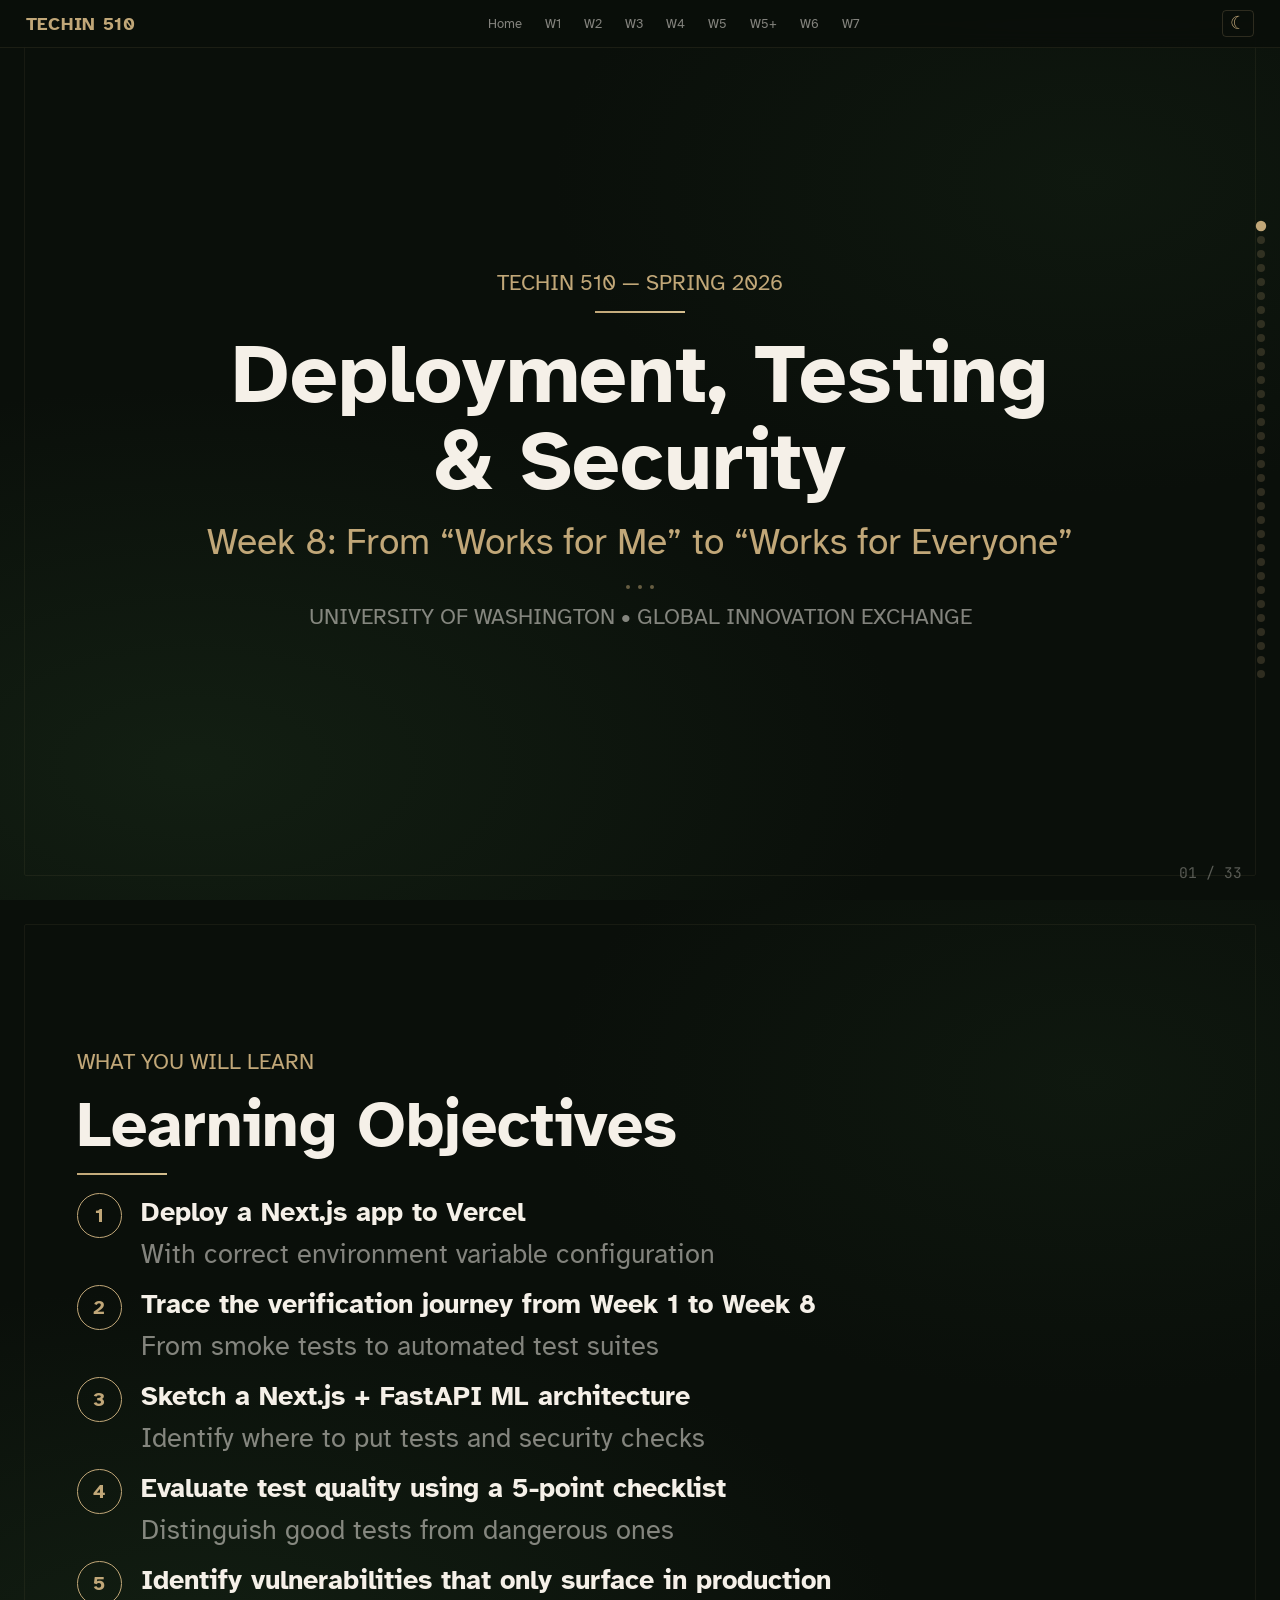
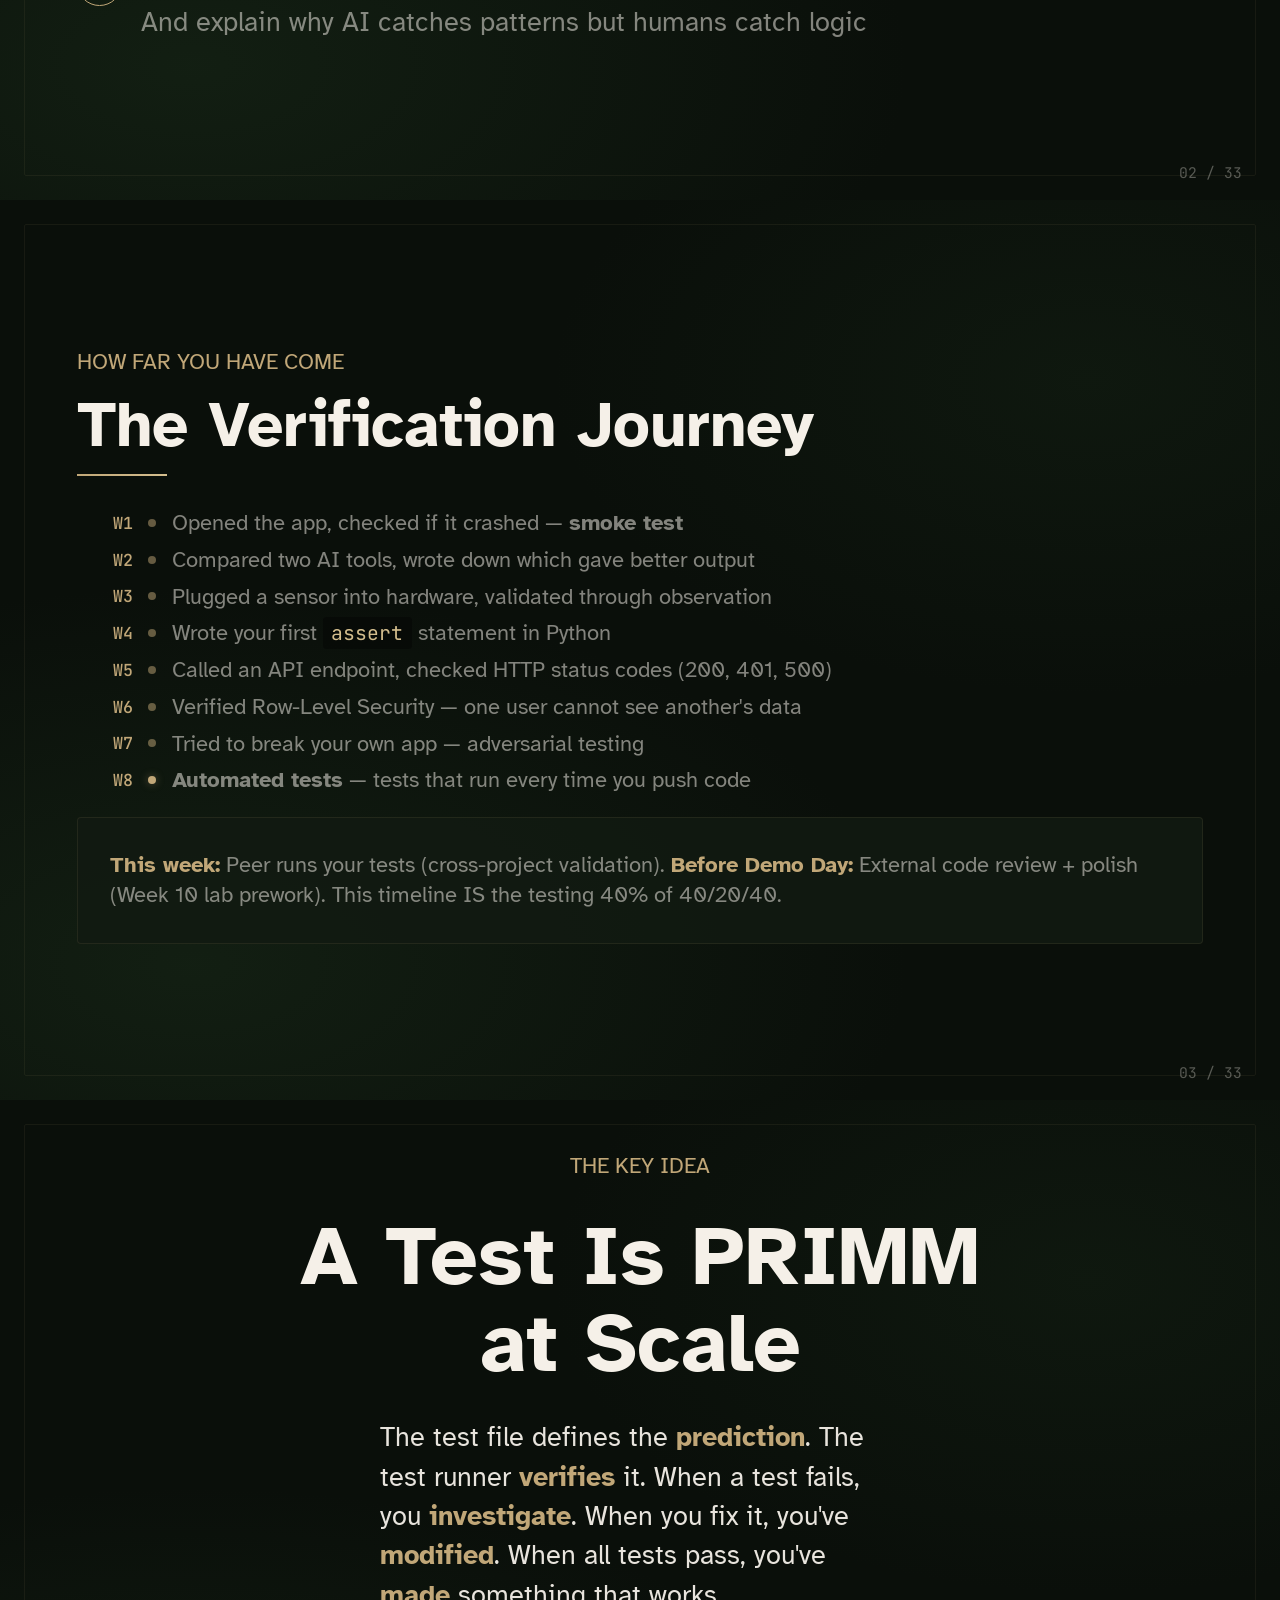
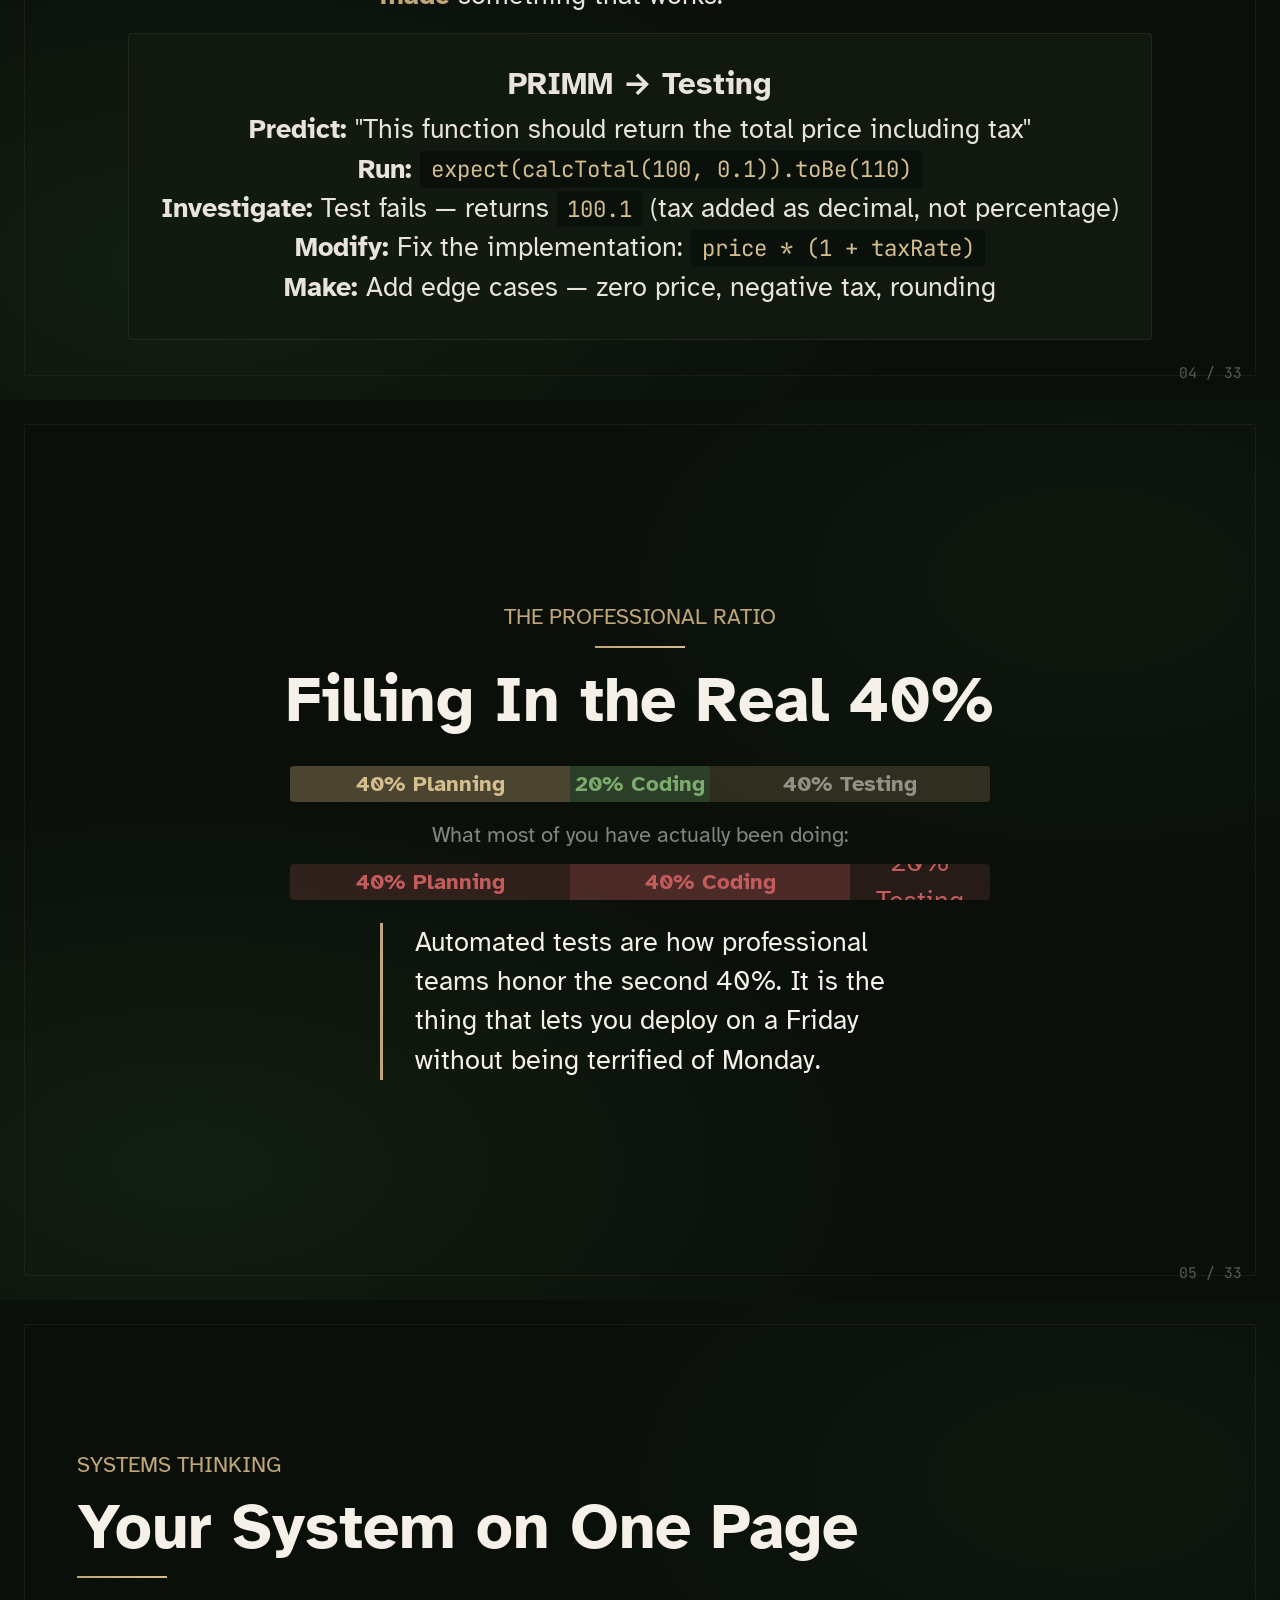
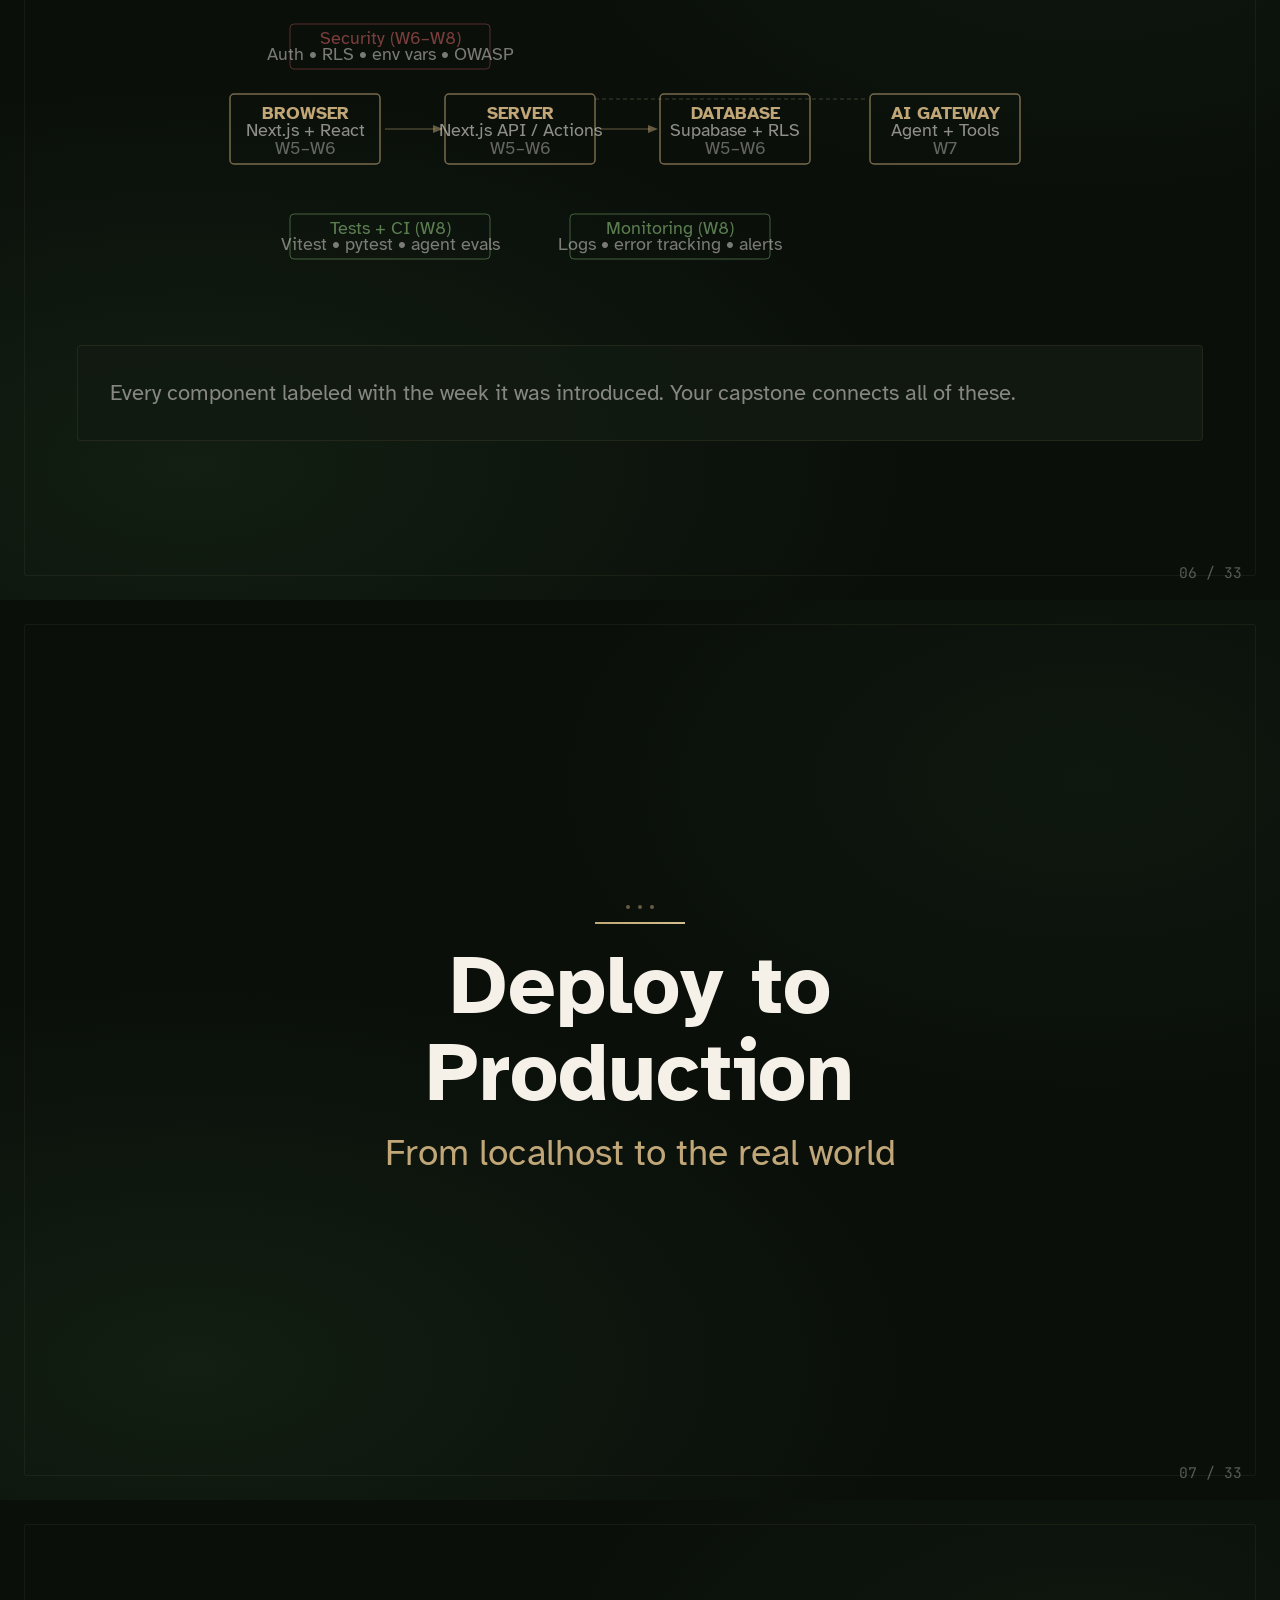
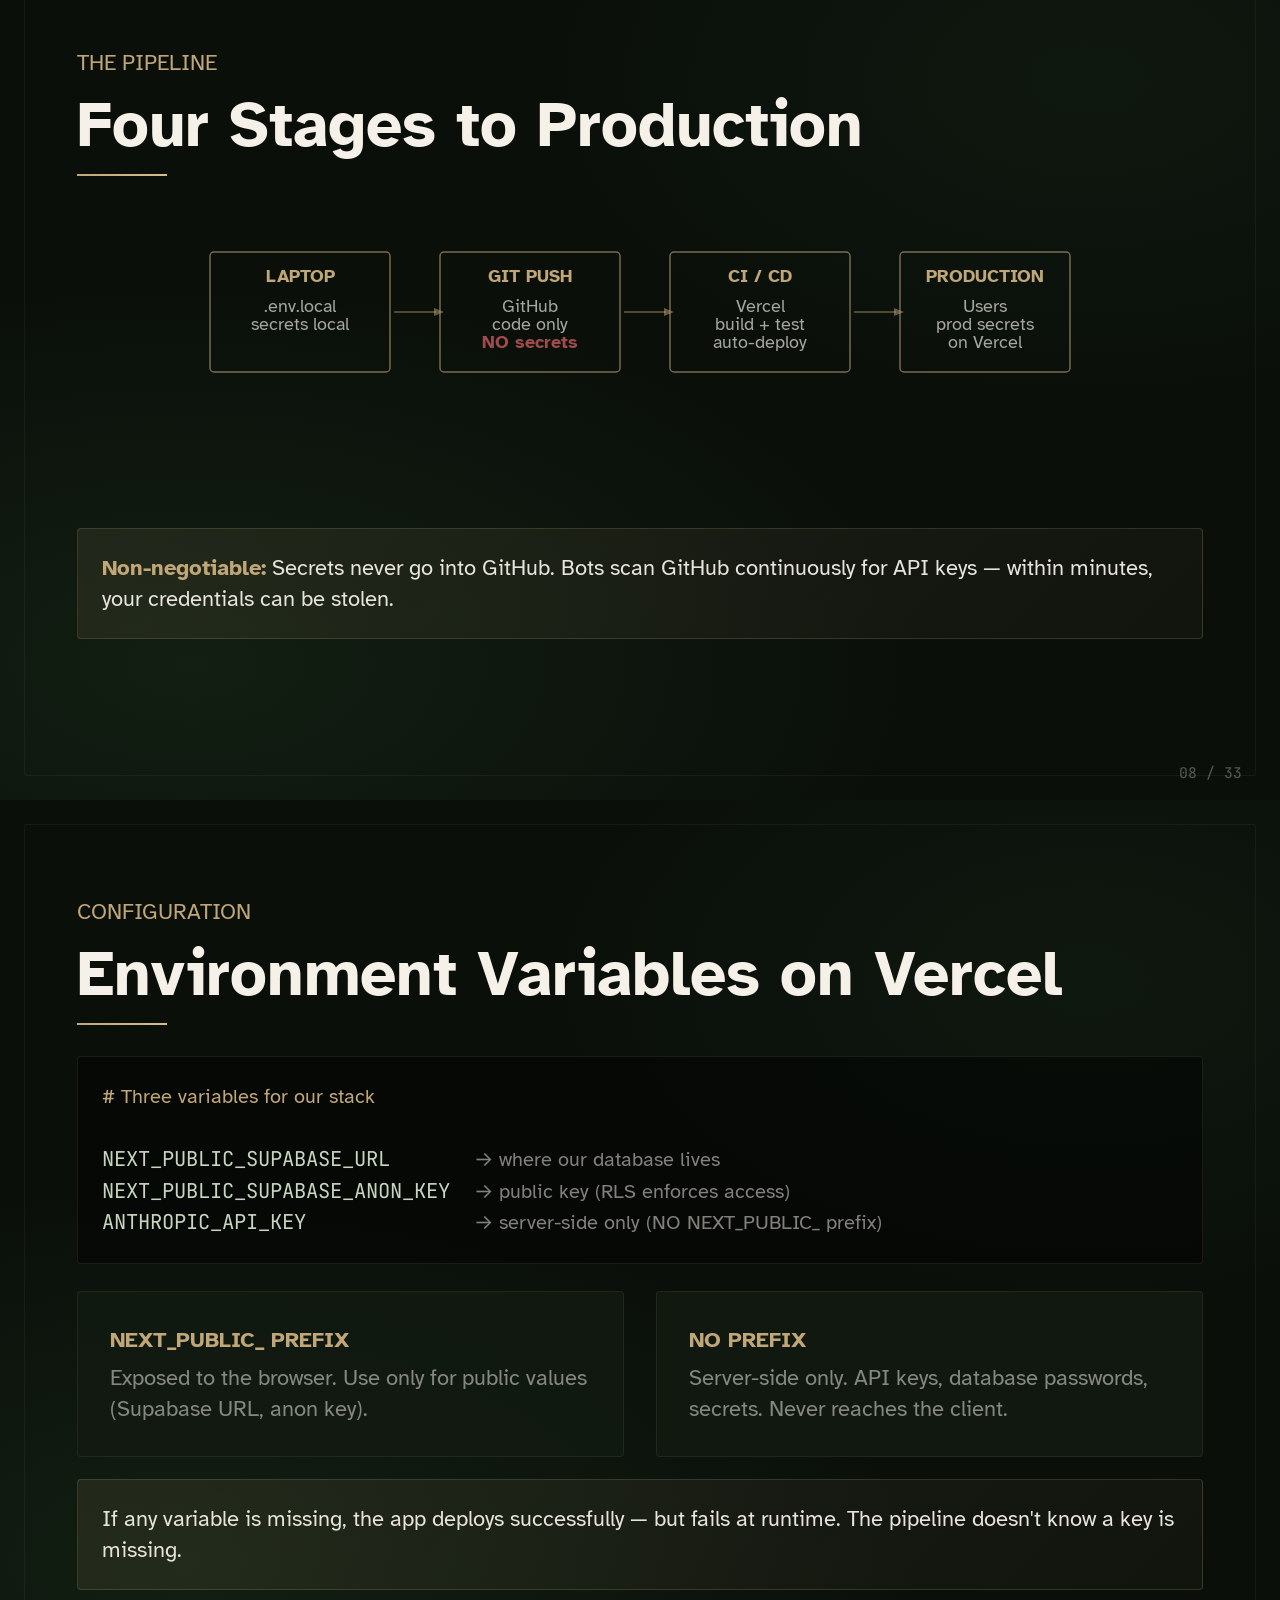
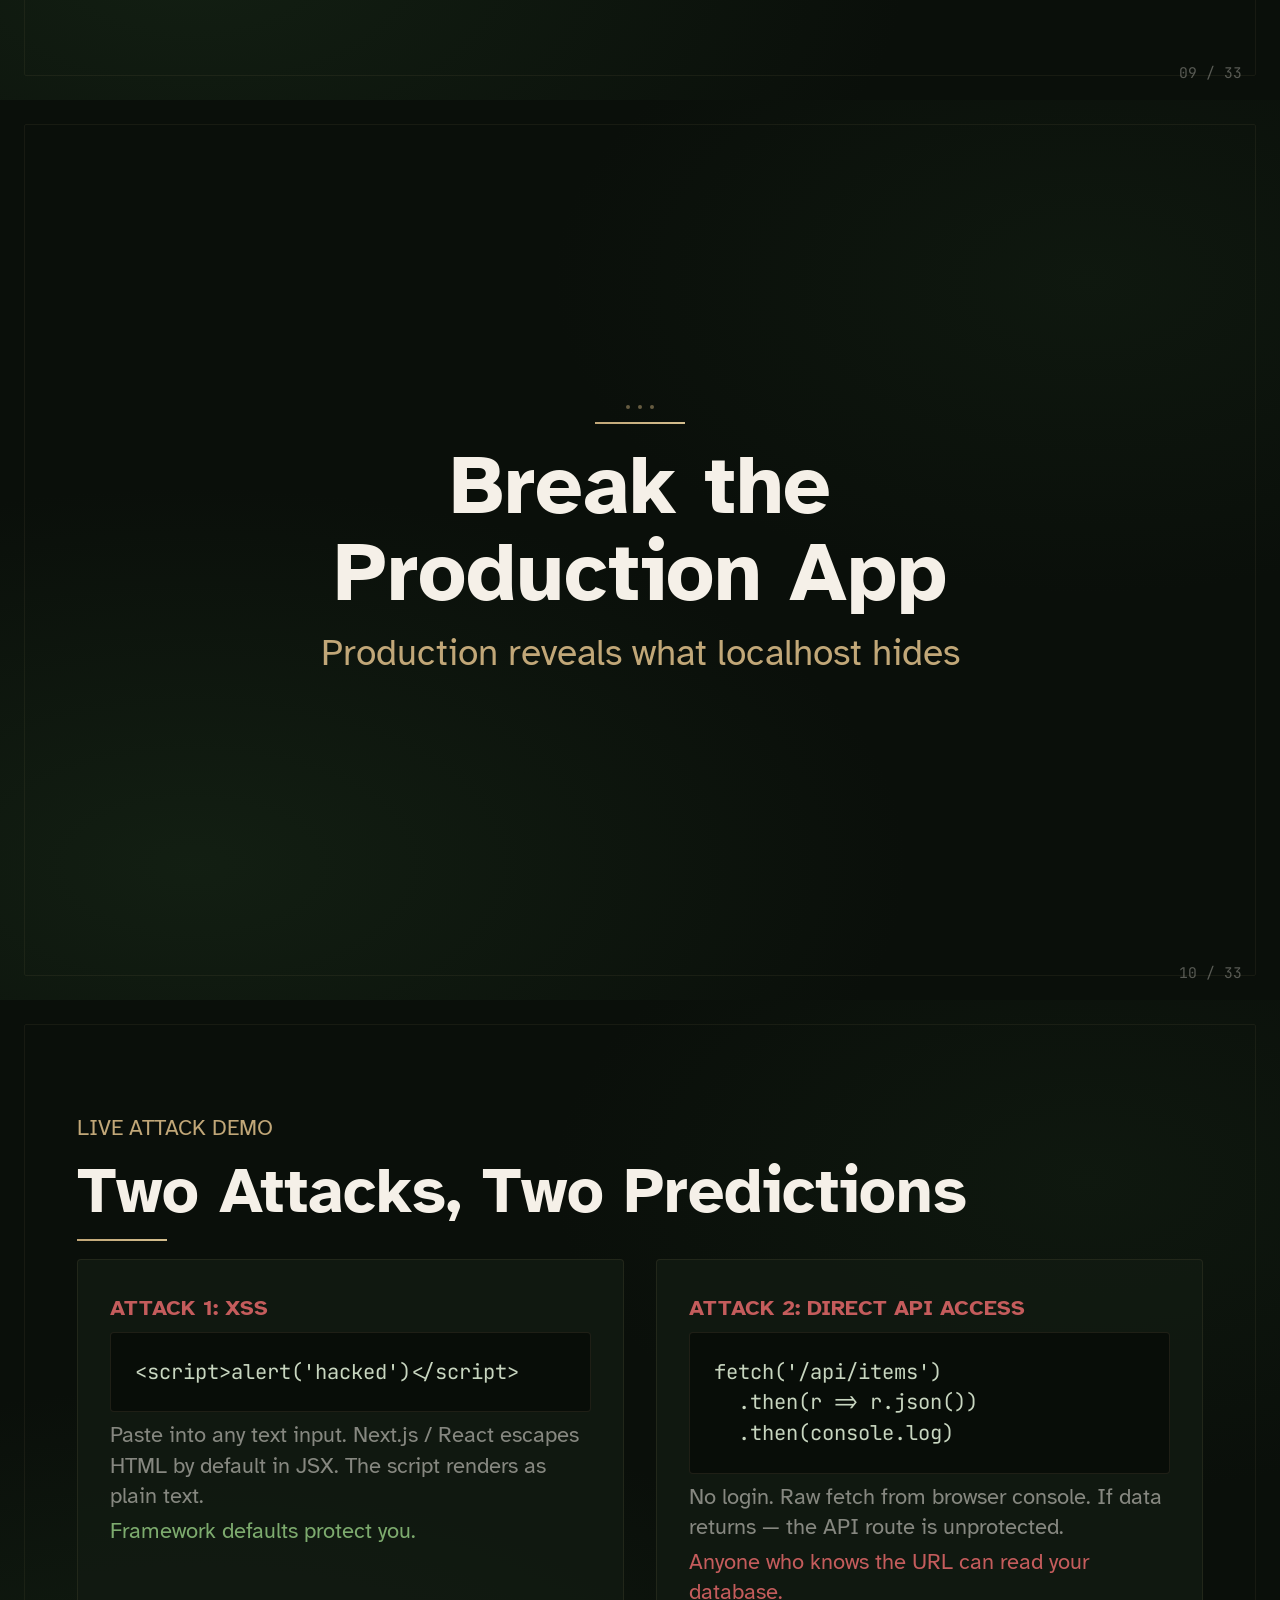
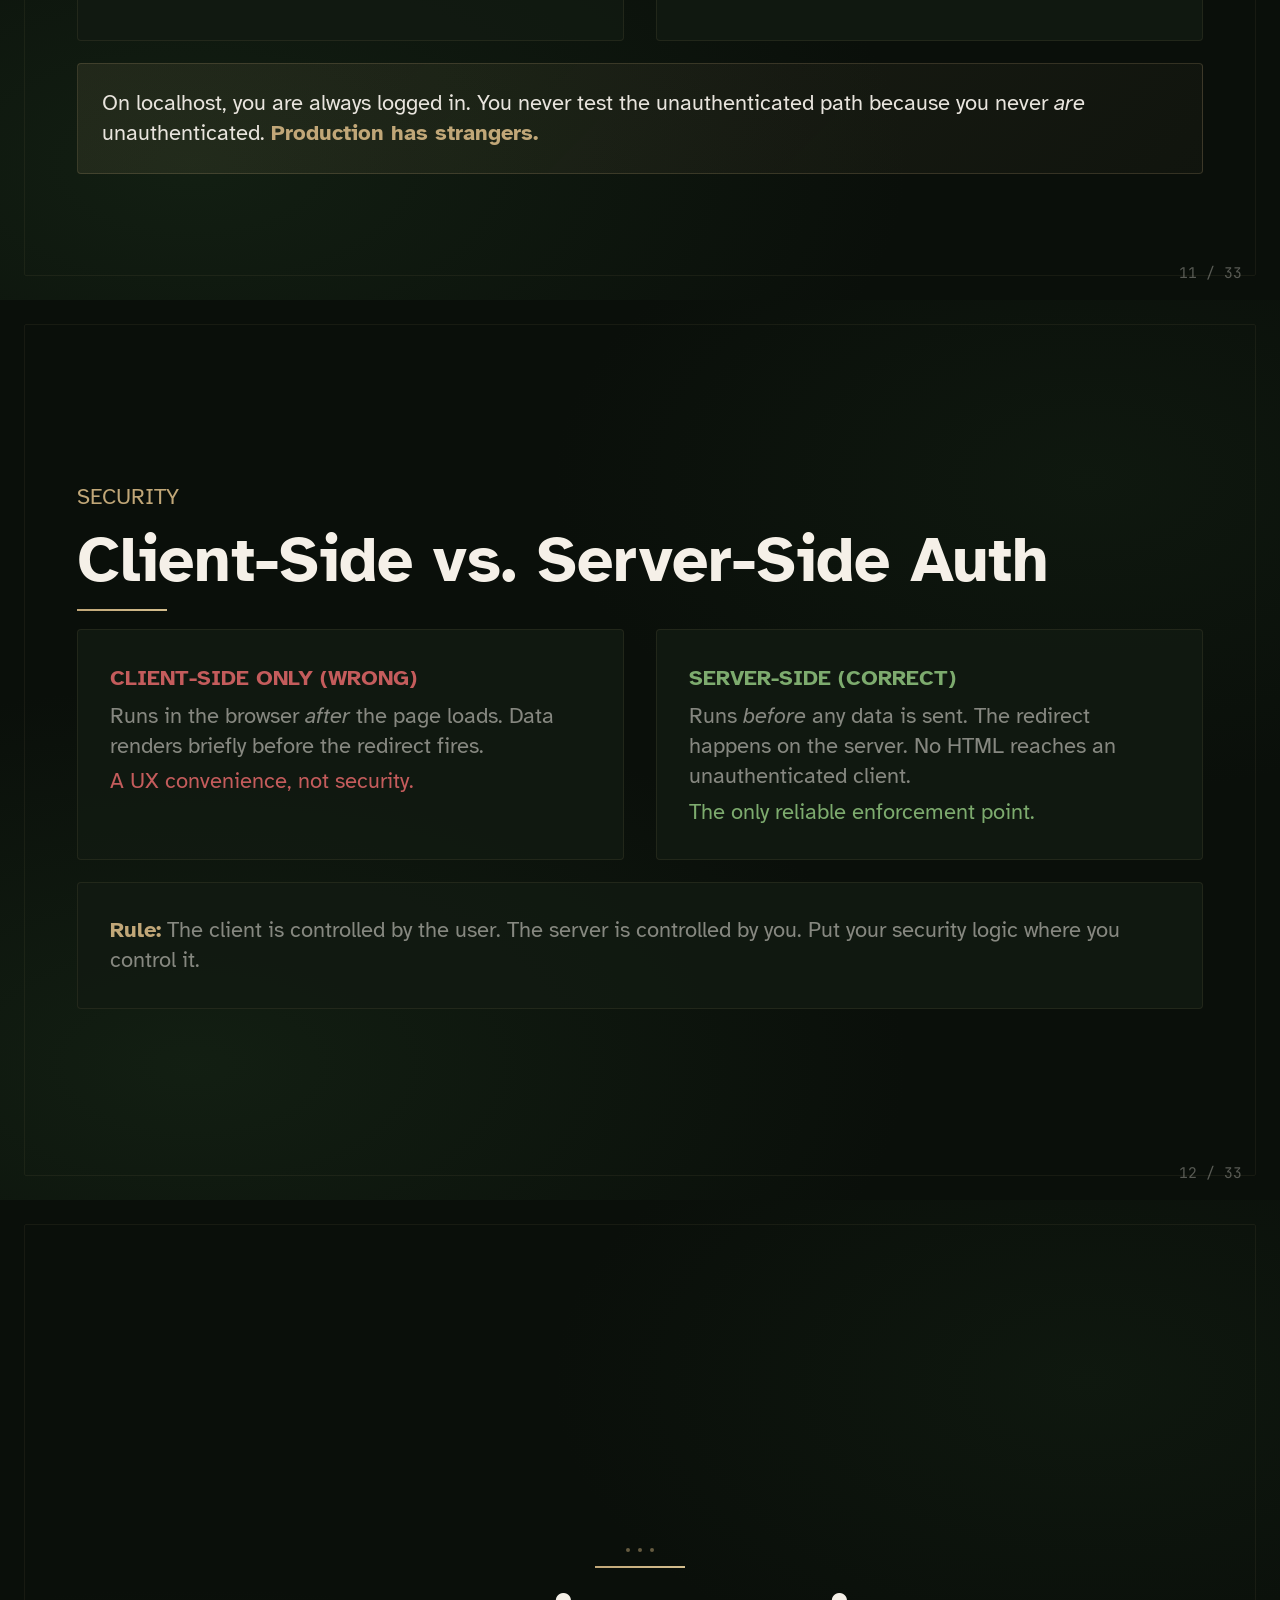
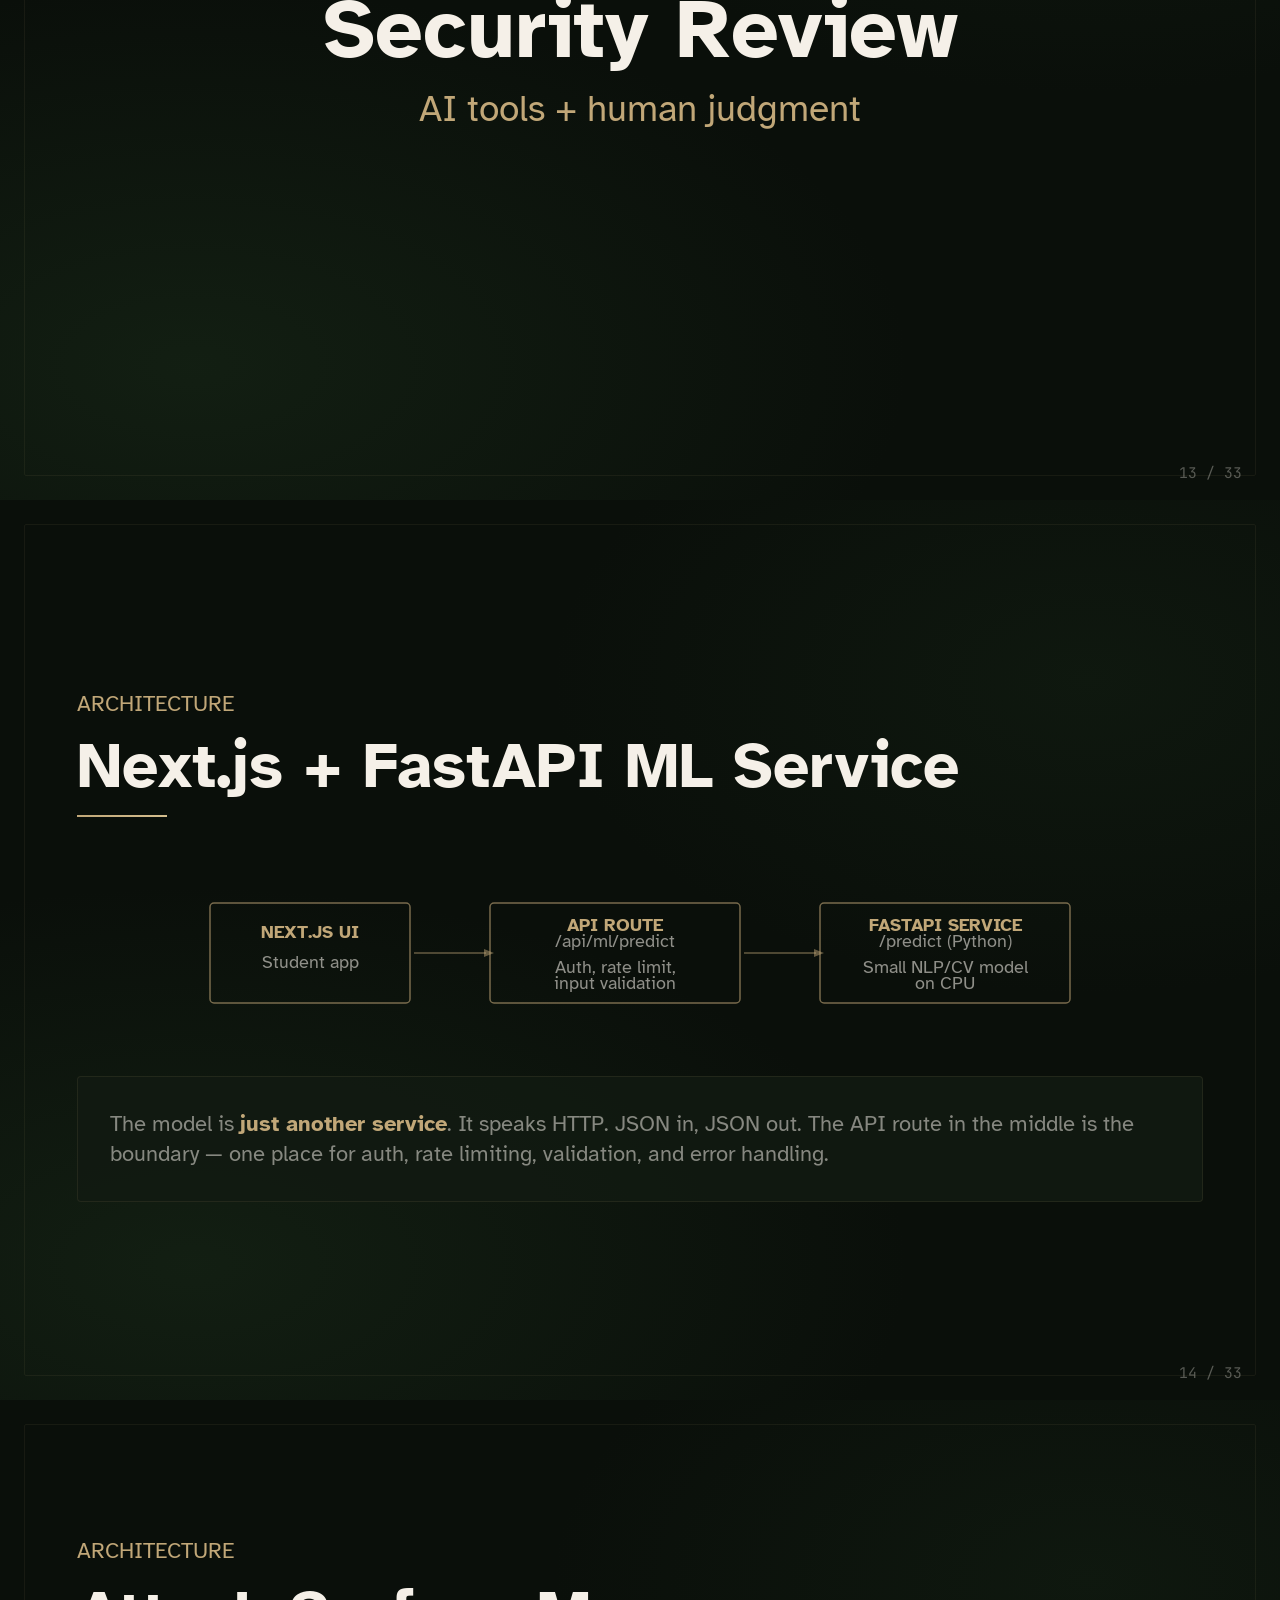
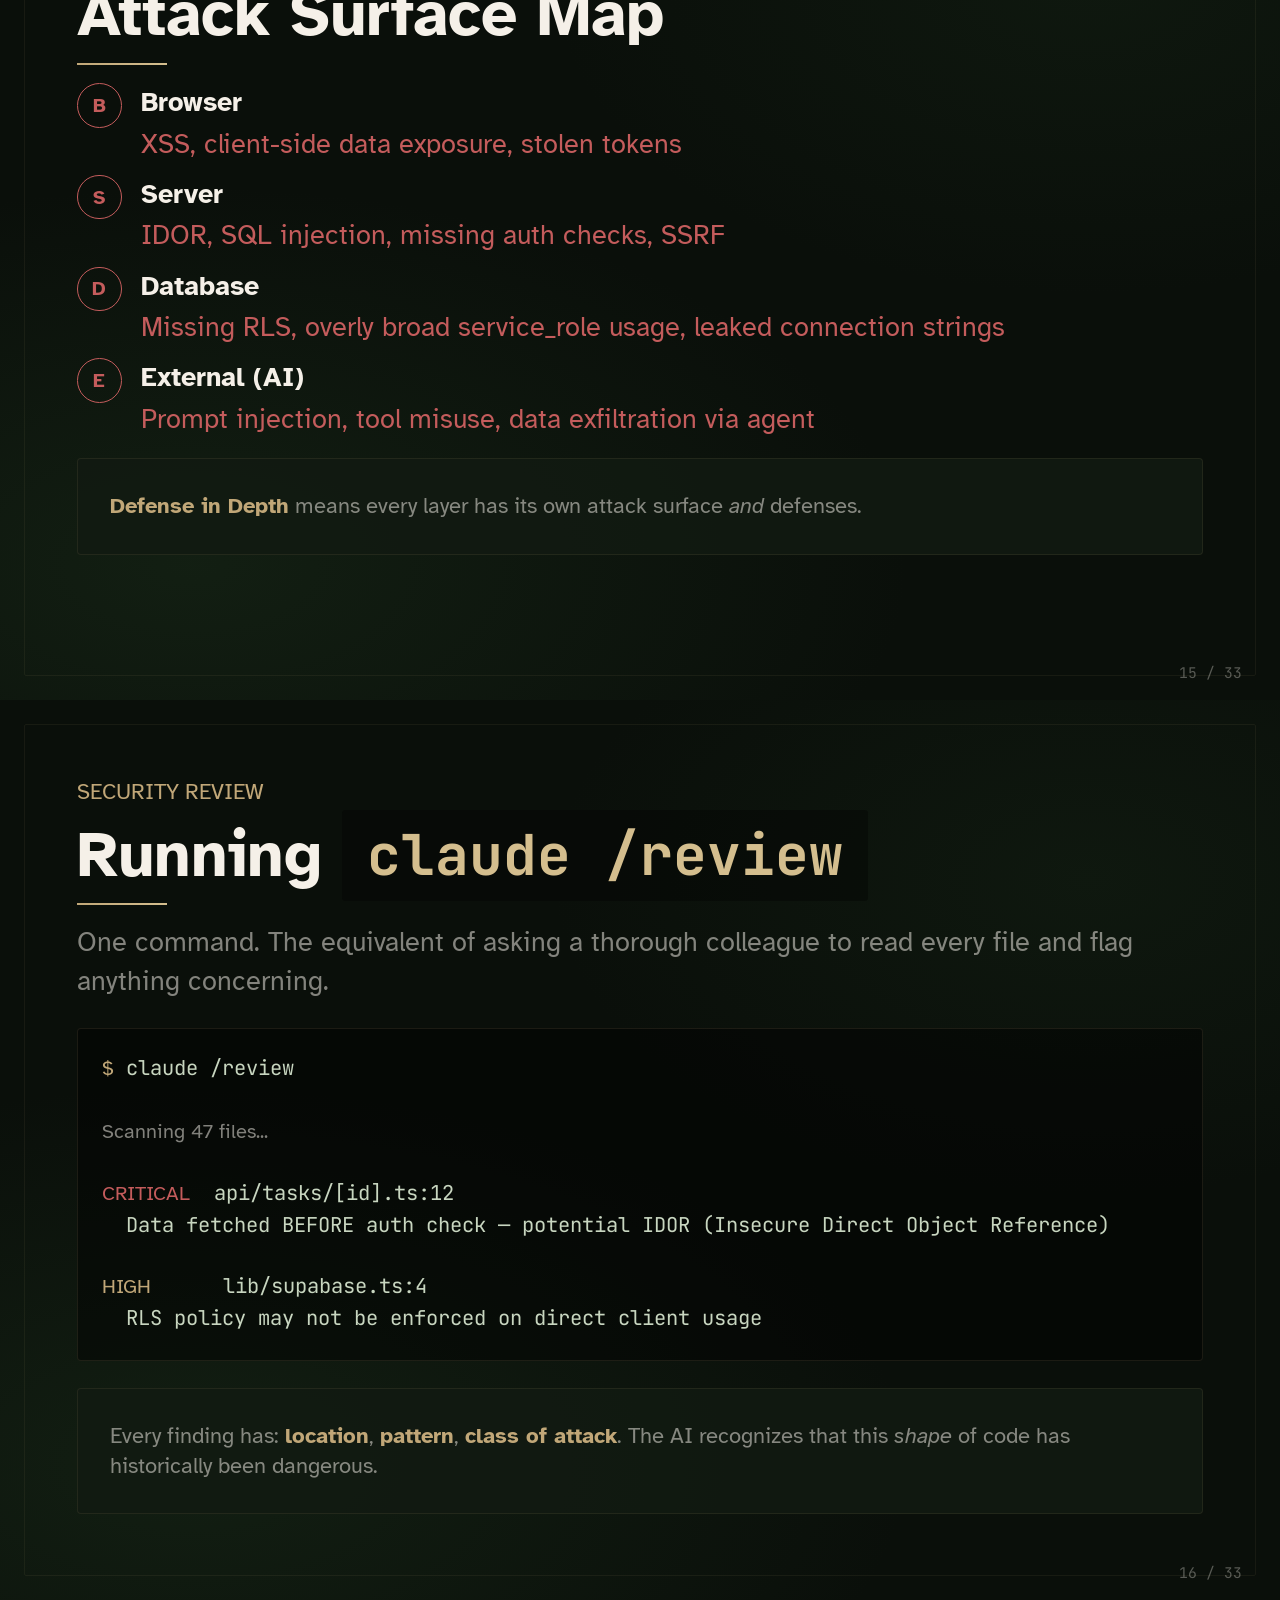
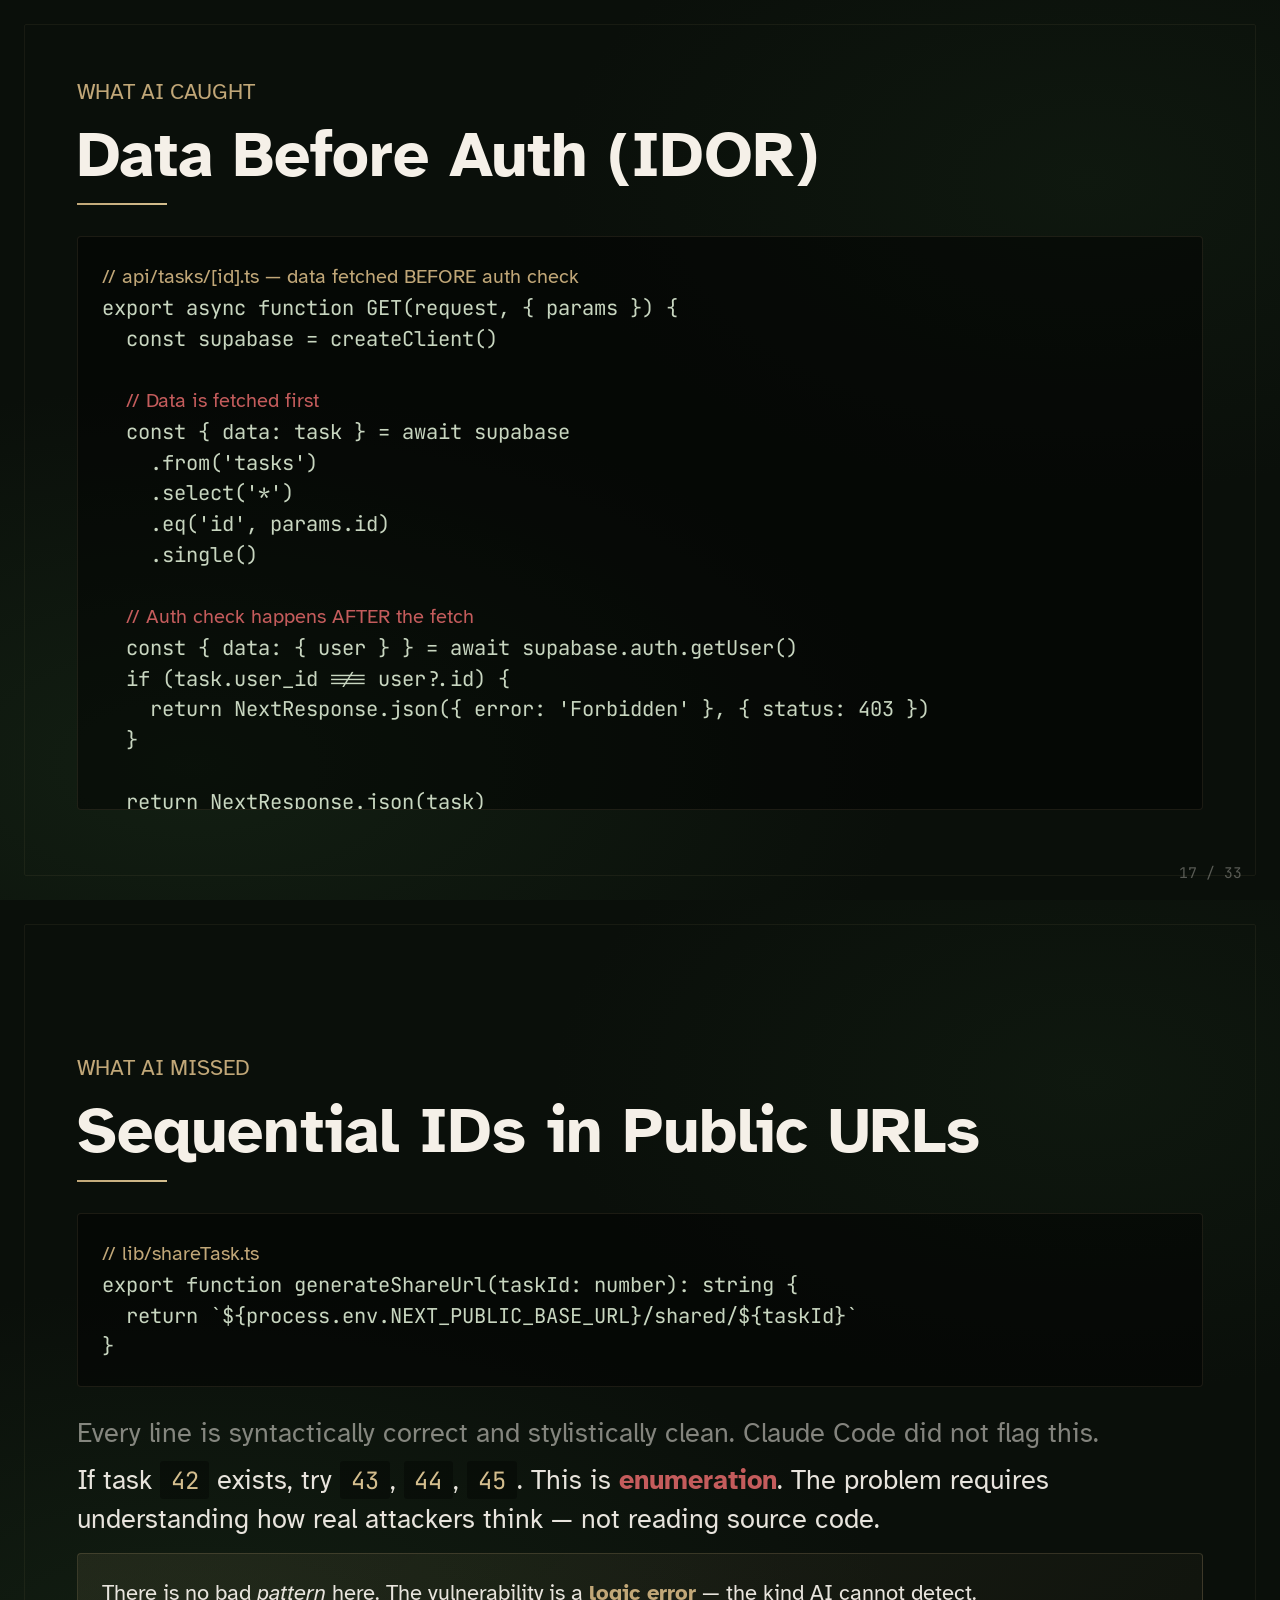
<file: week8-slides.html>
<!DOCTYPE html>
<html lang="en">

<head>
  <meta charset="UTF-8">
  <meta name="viewport" content="width=device-width, initial-scale=1.0">
  <title>TECHIN 510 Week 8 — Deployment, Testing & Security</title>
  <link rel="stylesheet" href="css/theme.css">
  <link rel="stylesheet" href="css/slides.css">
  <link rel="stylesheet" href="css/site-nav.css">
</head>

<body>

  <nav class="site-nav" id="site-nav">
    <a href="index.html" class="site-nav-brand">TECHIN 510</a>
    <button class="site-nav-toggle" id="navToggle" aria-label="Toggle navigation">&#9776;</button>
    <div class="site-nav-links" id="navLinks">
      <a href="index.html">Home</a>
      <a href="week1-slides.html">W1</a>
      <a href="week2-slides.html">W2</a>
      <a href="week3-slides.html">W3</a>
      <a href="week4-slides.html">W4</a>
      <a href="week5-slides.html">W5</a>
      <a href="week5-tools-slides.html">W5+</a>
      <a href="week6-slides.html">W6</a>
      <a href="week7-agentic-os-slides.html">W7</a>
    </div>
  </nav>

  <div id="progress"></div>

  <div id="nav-dots"></div>

  <button class="edit-btn" id="editBtn" title="Toggle edit mode (E)">E</button>

  <!-- ============================================================
     SLIDE 1 — Title
  -->
  <section class="slide title-slide" id="s1">
    <div class="overline">TECHIN 510 &mdash; Spring 2026</div>
    <div class="accent-line"></div>
    <h1>Deployment, Testing<br>&amp; Security</h1>
    <div class="subtitle">Week 8: From &ldquo;Works for Me&rdquo; to &ldquo;Works for Everyone&rdquo;</div>
    <div class="dots"><span></span><span></span><span></span></div>
    <div class="meta-line">University of Washington &bull; Global Innovation Exchange</div>
    <div class="slide-num">01 / 33</div>
  </section>

  <!-- ============================================================
     SLIDE 2 — Learning Objectives
  -->
  <section class="slide" id="s2">
    <div class="overline">What You Will Learn</div>
    <h2>Learning Objectives</h2>
    <div class="accent-line"></div>

    <div class="num-feature">
      <div class="num-circle">1</div>
      <div class="num-text">
        <strong>Deploy a Next.js app to Vercel</strong>
        <span>With correct environment variable configuration</span>
      </div>
    </div>
    <div class="num-feature">
      <div class="num-circle">2</div>
      <div class="num-text">
        <strong>Trace the verification journey from Week 1 to Week 8</strong>
        <span>From smoke tests to automated test suites</span>
      </div>
    </div>
    <div class="num-feature">
      <div class="num-circle">3</div>
      <div class="num-text">
        <strong>Sketch a Next.js + FastAPI ML architecture</strong>
        <span>Identify where to put tests and security checks</span>
      </div>
    </div>
    <div class="num-feature">
      <div class="num-circle">4</div>
      <div class="num-text">
        <strong>Evaluate test quality using a 5-point checklist</strong>
        <span>Distinguish good tests from dangerous ones</span>
      </div>
    </div>
    <div class="num-feature">
      <div class="num-circle">5</div>
      <div class="num-text">
        <strong>Identify vulnerabilities that only surface in production</strong>
        <span>And explain why AI catches patterns but humans catch logic</span>
      </div>
    </div>

    <div class="slide-num">02 / 33</div>
  </section>

  <!-- ============================================================
     SLIDE 3 — The Verification Journey
  -->
  <section class="slide" id="s3">
    <div class="overline">How Far You Have Come</div>
    <h2>The Verification Journey</h2>
    <div class="accent-line"></div>

    <div class="timeline">
      <div class="timeline-item">
        <div class="timeline-week">W1</div>
        <div class="timeline-dot"></div>
        <div class="timeline-desc">Opened the app, checked if it crashed &mdash; <strong>smoke test</strong></div>
      </div>
      <div class="timeline-item">
        <div class="timeline-week">W2</div>
        <div class="timeline-dot"></div>
        <div class="timeline-desc">Compared two AI tools, wrote down which gave better output</div>
      </div>
      <div class="timeline-item">
        <div class="timeline-week">W3</div>
        <div class="timeline-dot"></div>
        <div class="timeline-desc">Plugged a sensor into hardware, validated through observation</div>
      </div>
      <div class="timeline-item">
        <div class="timeline-week">W4</div>
        <div class="timeline-dot"></div>
        <div class="timeline-desc">Wrote your first <span class="inline-code">assert</span> statement in Python</div>
      </div>
      <div class="timeline-item">
        <div class="timeline-week">W5</div>
        <div class="timeline-dot"></div>
        <div class="timeline-desc">Called an API endpoint, checked HTTP status codes (200, 401, 500)</div>
      </div>
      <div class="timeline-item">
        <div class="timeline-week">W6</div>
        <div class="timeline-dot"></div>
        <div class="timeline-desc">Verified Row-Level Security &mdash; one user cannot see another's data</div>
      </div>
      <div class="timeline-item">
        <div class="timeline-week">W7</div>
        <div class="timeline-dot"></div>
        <div class="timeline-desc">Tried to break your own app &mdash; adversarial testing</div>
      </div>
      <div class="timeline-item">
        <div class="timeline-week">W8</div>
        <div class="timeline-dot active"></div>
        <div class="timeline-desc"><strong>Automated tests</strong> &mdash; tests that run every time you push code</div>
      </div>
    </div>

    <div class="card" style="margin-top: clamp(0.3rem, 1vh, 0.5rem);">
      <p style="font-size: clamp(0.7rem, 1.1vw, 0.85rem); color: var(--fg-dim);">
        <strong style="color: var(--gold);">This week:</strong> Peer runs your tests (cross-project validation).
        <strong style="color: var(--gold);">Before Demo Day:</strong> External code review + polish (Week 10 lab prework).
        This timeline IS the testing 40% of 40/20/40.
      </p>
    </div>

    <div class="slide-num">03 / 33</div>
  </section>

  <!-- ============================================================
     SLIDE 4 — A Test Is PRIMM at Scale
  -->
  <section class="slide title-slide" id="s4">
    <div class="overline">The Key Idea</div>
    <div class="accent-line"></div>
    <h1>A Test Is PRIMM<br>at Scale</h1>

    <div style="max-width: 52ch; margin: clamp(0.8rem, 2vh, 1.5rem) auto; text-align: left;">
      <p style="font-family: var(--font-serif); font-size: clamp(0.95rem, 1.8vw, 1.3rem); color: var(--fg); line-height: 1.6;">
        The test file defines the <strong style="color: var(--gold);">prediction</strong>. The test runner
        <strong style="color: var(--gold);">verifies</strong> it. When a test fails, you
        <strong style="color: var(--gold);">investigate</strong>. When you fix it, you've
        <strong style="color: var(--gold);">modified</strong>. When all tests pass, you've
        <strong style="color: var(--gold);">made</strong> something that works.
      </p>
    </div>

    <div class="card">
      <h3 style="margin-bottom:0.5rem;">PRIMM → Testing</h3>
      <p><strong>Predict:</strong> "This function should return the total price including tax"</p>
      <p><strong>Run:</strong> <span class="inline-code">expect(calcTotal(100, 0.1)).toBe(110)</span></p>
      <p><strong>Investigate:</strong> Test fails — returns <span class="inline-code">100.1</span> (tax added as decimal, not percentage)</p>
      <p><strong>Modify:</strong> Fix the implementation: <span class="inline-code">price * (1 + taxRate)</span></p>
      <p><strong>Make:</strong> Add edge cases — zero price, negative tax, rounding</p>
    </div>

    <div class="slide-num">04 / 33</div>
  </section>

  <!-- ============================================================
     SLIDE 5 — The Real 40/20/40
  -->
  <section class="slide title-slide" id="s5">
    <div class="overline">The Professional Ratio</div>
    <div class="accent-line"></div>
    <h2>Filling In the Real 40%</h2>

    <div
      style="display: flex; width: min(85vw, 700px); height: clamp(28px, 4vh, 42px); border-radius: 4px; overflow: hidden; margin: clamp(0.8rem, 2vh, 1.2rem) auto;">
      <div
        style="flex: 4; background: rgba(193, 167, 120, 0.35); display: flex; align-items: center; justify-content: center;">
        <span
          style="font-family: var(--font-sans); font-weight: 600; font-size: clamp(0.6rem, 1vw, 0.8rem); color: var(--gold-bright);">40%
          Planning</span>
      </div>
      <div
        style="flex: 2; background: rgba(125, 171, 110, 0.3); display: flex; align-items: center; justify-content: center;">
        <span
          style="font-family: var(--font-sans); font-weight: 600; font-size: clamp(0.6rem, 1vw, 0.8rem); color: var(--green-soft);">20%
          Coding</span>
      </div>
      <div
        style="flex: 4; background: rgba(193, 167, 120, 0.2); display: flex; align-items: center; justify-content: center;">
        <span
          style="font-family: var(--font-sans); font-weight: 600; font-size: clamp(0.6rem, 1vw, 0.8rem); color: var(--fg-dim);">40%
          Testing</span>
      </div>
    </div>

    <p style="font-size: clamp(0.7rem, 1.1vw, 0.85rem); color: var(--fg-dim); margin-bottom: clamp(0.5rem, 1.5vh, 1rem);">
      What most of you have actually been doing:
    </p>

    <div
      style="display: flex; width: min(85vw, 700px); height: clamp(28px, 4vh, 42px); border-radius: 4px; overflow: hidden; margin: 0 auto;">
      <div
        style="flex: 4; background: rgba(196, 92, 92, 0.2); display: flex; align-items: center; justify-content: center;">
        <span style="font-weight: 600; font-size: clamp(0.6rem, 1vw, 0.8rem); color: var(--red-soft);">40%
          Planning</span>
      </div>
      <div
        style="flex: 4; background: rgba(196, 92, 92, 0.35); display: flex; align-items: center; justify-content: center;">
        <span style="font-weight: 600; font-size: clamp(0.6rem, 1vw, 0.8rem); color: var(--red-soft);">40%
          Coding</span>
      </div>
      <div
        style="flex: 2; background: rgba(196, 92, 92, 0.15); display: flex; align-items: center; justify-content: center;">
        <span style="font-size: clamp(0.55rem, 0.9vw, 0.7rem); color: var(--red-soft);">20% Testing</span>
      </div>
    </div>

    <div class="quote-block" style="text-align: left; max-width: 52ch; margin-top: clamp(1rem, 2.5vh, 2rem);">
      <p style="font-size: clamp(0.9rem, 1.8vw, 1.3rem);">
        Automated tests are how professional teams honor the second 40%. It is the thing that lets you deploy on a
        Friday without being terrified of Monday.
      </p>
    </div>

    <div class="slide-num">05 / 33</div>
  </section>

  <!-- ============================================================
     SLIDE 6 — Your System on One Page
  -->
  <section class="slide" id="s6">
    <div class="overline">Systems Thinking</div>
    <h2>Your System on One Page</h2>
    <div class="accent-line"></div>

    <div class="diagram">
      <svg viewBox="0 0 900 300" xmlns="http://www.w3.org/2000/svg" style="max-height: 50vh;">
        <!-- Core components -->
        <rect x="40" y="80" width="150" height="70" rx="4" fill="none" stroke="#c1a778" stroke-width="1.5" opacity="0.6"/>
        <text x="115" y="105" text-anchor="middle" fill="#c1a778" font-family="Inter, sans-serif" font-size="11" font-weight="600">BROWSER</text>
        <text x="115" y="122" text-anchor="middle" fill="#e8e4dd" font-family="Inter, sans-serif" font-size="9" opacity="0.6">Next.js + React</text>
        <text x="115" y="140" text-anchor="middle" fill="#e8e4dd" font-family="Inter, sans-serif" font-size="8" opacity="0.4">W5&ndash;W6</text>

        <line x1="195" y1="115" x2="245" y2="115" stroke="#c1a778" stroke-width="1.2" opacity="0.5"/>
        <polygon points="243,111 253,115 243,119" fill="#c1a778" opacity="0.5"/>

        <rect x="255" y="80" width="150" height="70" rx="4" fill="none" stroke="#c1a778" stroke-width="1.5" opacity="0.6"/>
        <text x="330" y="105" text-anchor="middle" fill="#c1a778" font-family="Inter, sans-serif" font-size="11" font-weight="600">SERVER</text>
        <text x="330" y="122" text-anchor="middle" fill="#e8e4dd" font-family="Inter, sans-serif" font-size="9" opacity="0.6">Next.js API / Actions</text>
        <text x="330" y="140" text-anchor="middle" fill="#e8e4dd" font-family="Inter, sans-serif" font-size="8" opacity="0.4">W5&ndash;W6</text>

        <line x1="410" y1="115" x2="460" y2="115" stroke="#c1a778" stroke-width="1.2" opacity="0.5"/>
        <polygon points="458,111 468,115 458,119" fill="#c1a778" opacity="0.5"/>

        <rect x="470" y="80" width="150" height="70" rx="4" fill="none" stroke="#c1a778" stroke-width="1.5" opacity="0.6"/>
        <text x="545" y="105" text-anchor="middle" fill="#c1a778" font-family="Inter, sans-serif" font-size="11" font-weight="600">DATABASE</text>
        <text x="545" y="122" text-anchor="middle" fill="#e8e4dd" font-family="Inter, sans-serif" font-size="9" opacity="0.6">Supabase + RLS</text>
        <text x="545" y="140" text-anchor="middle" fill="#e8e4dd" font-family="Inter, sans-serif" font-size="8" opacity="0.4">W5&ndash;W6</text>

        <!-- AI Gateway -->
        <rect x="680" y="80" width="150" height="70" rx="4" fill="none" stroke="#c1a778" stroke-width="1.5" opacity="0.6"/>
        <text x="755" y="105" text-anchor="middle" fill="#c1a778" font-family="Inter, sans-serif" font-size="11" font-weight="600">AI GATEWAY</text>
        <text x="755" y="122" text-anchor="middle" fill="#e8e4dd" font-family="Inter, sans-serif" font-size="9" opacity="0.6">Agent + Tools</text>
        <text x="755" y="140" text-anchor="middle" fill="#e8e4dd" font-family="Inter, sans-serif" font-size="8" opacity="0.4">W7</text>

        <line x1="405" y1="85" x2="675" y2="85" stroke="#c1a778" stroke-width="1" stroke-dasharray="4 3" opacity="0.3"/>

        <!-- Periphery: Tests -->
        <rect x="100" y="200" width="200" height="45" rx="4" fill="none" stroke="var(--green-soft)" stroke-width="1" opacity="0.5"/>
        <text x="200" y="220" text-anchor="middle" fill="var(--green-soft)" font-family="Inter, sans-serif" font-size="10" font-weight="500" opacity="0.7">Tests + CI (W8)</text>
        <text x="200" y="236" text-anchor="middle" fill="#e8e4dd" font-family="Inter, sans-serif" font-size="8" opacity="0.5">Vitest &bull; pytest &bull; agent evals</text>

        <!-- Periphery: Monitoring -->
        <rect x="380" y="200" width="200" height="45" rx="4" fill="none" stroke="var(--green-soft)" stroke-width="1" opacity="0.5"/>
        <text x="480" y="220" text-anchor="middle" fill="var(--green-soft)" font-family="Inter, sans-serif" font-size="10" font-weight="500" opacity="0.7">Monitoring (W8)</text>
        <text x="480" y="236" text-anchor="middle" fill="#e8e4dd" font-family="Inter, sans-serif" font-size="8" opacity="0.5">Logs &bull; error tracking &bull; alerts</text>

        <!-- Periphery: Security -->
        <rect x="100" y="10" width="200" height="45" rx="4" fill="none" stroke="var(--red-soft)" stroke-width="1" opacity="0.4"/>
        <text x="200" y="30" text-anchor="middle" fill="var(--red-soft)" font-family="Inter, sans-serif" font-size="10" font-weight="500" opacity="0.6">Security (W6&ndash;W8)</text>
        <text x="200" y="46" text-anchor="middle" fill="#e8e4dd" font-family="Inter, sans-serif" font-size="8" opacity="0.5">Auth &bull; RLS &bull; env vars &bull; OWASP</text>
      </svg>
    </div>

    <div class="card" style="margin-top: clamp(0.3rem, 1vh, 0.5rem);">
      <p style="font-size: clamp(0.7rem, 1.1vw, 0.85rem); color: var(--fg-dim);">
        Every component labeled with the week it was introduced. Your capstone connects all of these.
      </p>
    </div>

    <div class="slide-num">06 / 33</div>
  </section>

  <!-- ============================================================
     SLIDE 7 — Section Divider: Deploy to Production
  -->
  <section class="slide title-slide" id="s7">
    <div class="dots"><span></span><span></span><span></span></div>
    <div class="accent-line"></div>
    <h1>Deploy to<br>Production</h1>
    <div class="subtitle">From localhost to the real world</div>
    <div class="slide-num">07 / 33</div>
  </section>

  <!-- ============================================================
     SLIDE 8 — Deployment Pipeline
  -->
  <section class="slide" id="s8">
    <div class="overline">The Pipeline</div>
    <h2>Four Stages to Production</h2>
    <div class="accent-line"></div>

    <div class="diagram">
      <svg viewBox="0 0 900 280" xmlns="http://www.w3.org/2000/svg" style="max-height: 45vh;">
        <rect x="20" y="40" width="180" height="120" rx="4" fill="none" stroke="#c1a778" stroke-width="1.5"
          opacity="0.6" />
        <rect x="250" y="40" width="180" height="120" rx="4" fill="none" stroke="#c1a778" stroke-width="1.5"
          opacity="0.6" />
        <rect x="480" y="40" width="180" height="120" rx="4" fill="none" stroke="#c1a778" stroke-width="1.5"
          opacity="0.6" />
        <rect x="710" y="40" width="170" height="120" rx="4" fill="none" stroke="#c1a778" stroke-width="1.5"
          opacity="0.6" />

        <text x="110" y="70" text-anchor="middle" fill="#c1a778" font-family="Inter, sans-serif" font-size="11"
          font-weight="600" letter-spacing="1.5">LAPTOP</text>
        <text x="340" y="70" text-anchor="middle" fill="#c1a778" font-family="Inter, sans-serif" font-size="11"
          font-weight="600" letter-spacing="1.5">GIT PUSH</text>
        <text x="570" y="70" text-anchor="middle" fill="#c1a778" font-family="Inter, sans-serif" font-size="11"
          font-weight="600" letter-spacing="1.5">CI / CD</text>
        <text x="795" y="70" text-anchor="middle" fill="#c1a778" font-family="Inter, sans-serif" font-size="11"
          font-weight="600" letter-spacing="1.5">PRODUCTION</text>

        <text x="110" y="100" text-anchor="middle" fill="#e8e4dd" font-family="Inter, sans-serif" font-size="12"
          opacity="0.7">.env.local</text>
        <text x="110" y="118" text-anchor="middle" fill="#e8e4dd" font-family="Inter, sans-serif" font-size="12"
          opacity="0.7">secrets local</text>

        <text x="340" y="100" text-anchor="middle" fill="#e8e4dd" font-family="Inter, sans-serif" font-size="12"
          opacity="0.7">GitHub</text>
        <text x="340" y="118" text-anchor="middle" fill="#e8e4dd" font-family="Inter, sans-serif" font-size="12"
          opacity="0.7">code only</text>
        <text x="340" y="136" text-anchor="middle" fill="#c45c5c" font-family="Inter, sans-serif" font-size="11"
          font-weight="600" opacity="0.8">NO secrets</text>

        <text x="570" y="100" text-anchor="middle" fill="#e8e4dd" font-family="Inter, sans-serif" font-size="12"
          opacity="0.7">Vercel</text>
        <text x="570" y="118" text-anchor="middle" fill="#e8e4dd" font-family="Inter, sans-serif" font-size="12"
          opacity="0.7">build + test</text>
        <text x="570" y="136" text-anchor="middle" fill="#e8e4dd" font-family="Inter, sans-serif" font-size="12"
          opacity="0.7">auto-deploy</text>

        <text x="795" y="100" text-anchor="middle" fill="#e8e4dd" font-family="Inter, sans-serif" font-size="12"
          opacity="0.7">Users</text>
        <text x="795" y="118" text-anchor="middle" fill="#e8e4dd" font-family="Inter, sans-serif" font-size="12"
          opacity="0.7">prod secrets</text>
        <text x="795" y="136" text-anchor="middle" fill="#e8e4dd" font-family="Inter, sans-serif" font-size="12"
          opacity="0.7">on Vercel</text>

        <line x1="204" y1="100" x2="246" y2="100" stroke="#c1a778" stroke-width="1.5" opacity="0.5" />
        <polygon points="244,96 254,100 244,104" fill="#c1a778" opacity="0.5" />

        <line x1="434" y1="100" x2="476" y2="100" stroke="#c1a778" stroke-width="1.5" opacity="0.5" />
        <polygon points="474,96 484,100 474,104" fill="#c1a778" opacity="0.5" />

        <line x1="664" y1="100" x2="706" y2="100" stroke="#c1a778" stroke-width="1.5" opacity="0.5" />
        <polygon points="704,96 714,100 704,104" fill="#c1a778" opacity="0.5" />
      </svg>
    </div>

    <div class="highlight-box">
      <p style="font-size: clamp(0.75rem, 1.2vw, 0.9rem); color: var(--fg);">
        <strong style="color: var(--gold);">Non-negotiable:</strong> Secrets never go into GitHub. Bots scan GitHub
        continuously for API keys &mdash; within minutes, your credentials can be stolen.
      </p>
    </div>

    <div class="slide-num">08 / 33</div>
  </section>

  <!-- ============================================================
     SLIDE 9 — Environment Variables
  -->
  <section class="slide" id="s9">
    <div class="overline">Configuration</div>
    <h2>Environment Variables on Vercel</h2>
    <div class="accent-line"></div>

    <pre><code><span style="color: var(--gold);"># Three variables for our stack</span>

NEXT_PUBLIC_SUPABASE_URL       <span style="color: var(--fg-dim);">→ where our database lives</span>
NEXT_PUBLIC_SUPABASE_ANON_KEY  <span style="color: var(--fg-dim);">→ public key (RLS enforces access)</span>
ANTHROPIC_API_KEY              <span style="color: var(--fg-dim);">→ server-side only (NO NEXT_PUBLIC_ prefix)</span></code></pre>

    <div class="two-col" style="margin-top: clamp(0.5rem, 1.5vh, 1rem);">
      <div class="card">
        <div class="col-label" style="color: var(--gold);">NEXT_PUBLIC_ prefix</div>
        <p style="font-size: clamp(0.75rem, 1.2vw, 0.9rem); color: var(--fg-dim);">
          Exposed to the browser. Use only for public values (Supabase URL, anon key).
        </p>
      </div>
      <div class="card">
        <div class="col-label" style="color: var(--gold);">No prefix</div>
        <p style="font-size: clamp(0.75rem, 1.2vw, 0.9rem); color: var(--fg-dim);">
          Server-side only. API keys, database passwords, secrets. Never reaches the client.
        </p>
      </div>
    </div>

    <div class="highlight-box" style="margin-top: clamp(0.5rem, 1.5vh, 1rem);">
      <p style="font-size: clamp(0.75rem, 1.2vw, 0.9rem); color: var(--fg);">
        If any variable is missing, the app deploys successfully &mdash; but fails at runtime. The pipeline doesn't know
        a key is missing.
      </p>
    </div>

    <div class="slide-num">09 / 33</div>
  </section>

  <!-- ============================================================
     SLIDE 10 — Section Divider: Break the App
  -->
  <section class="slide title-slide" id="s10">
    <div class="dots"><span></span><span></span><span></span></div>
    <div class="accent-line"></div>
    <h1>Break the<br>Production App</h1>
    <div class="subtitle">Production reveals what localhost hides</div>
    <div class="slide-num">10 / 33</div>
  </section>

  <!-- ============================================================
     SLIDE 11 — XSS & API Attacks
  -->
  <section class="slide" id="s11">
    <div class="overline">Live Attack Demo</div>
    <h2>Two Attacks, Two Predictions</h2>
    <div class="accent-line"></div>

    <div class="two-col">
      <div class="card">
        <div class="col-label bad">Attack 1: XSS</div>
        <pre style="margin:0;"><code>&lt;script&gt;alert('hacked')&lt;/script&gt;</code></pre>
        <p style="margin-top:0.5rem; font-size: clamp(0.7rem, 1.1vw, 0.85rem); color: var(--fg-dim);">
          Paste into any text input. Next.js / React escapes HTML by default in JSX. The script renders as plain text.
        </p>
        <p style="margin-top:0.3rem; font-size: clamp(0.7rem, 1.1vw, 0.85rem); color: var(--green-soft);">
          Framework defaults protect you.
        </p>
      </div>
      <div class="card">
        <div class="col-label bad">Attack 2: Direct API Access</div>
        <pre style="margin:0;"><code>fetch('/api/items')
  .then(r => r.json())
  .then(console.log)</code></pre>
        <p style="margin-top:0.5rem; font-size: clamp(0.7rem, 1.1vw, 0.85rem); color: var(--fg-dim);">
          No login. Raw fetch from browser console. If data returns &mdash; the API route is unprotected.
        </p>
        <p style="margin-top:0.3rem; font-size: clamp(0.7rem, 1.1vw, 0.85rem); color: var(--red-soft);">
          Anyone who knows the URL can read your database.
        </p>
      </div>
    </div>

    <div class="highlight-box" style="margin-top: clamp(0.5rem, 1.5vh, 1rem);">
      <p style="font-size: clamp(0.75rem, 1.2vw, 0.9rem); color: var(--fg);">
        On localhost, you are always logged in. You never test the unauthenticated path because you never
        <em>are</em> unauthenticated. <strong style="color: var(--gold);">Production has strangers.</strong>
      </p>
    </div>

    <div class="slide-num">11 / 33</div>
  </section>

  <!-- ============================================================
     SLIDE 12 — Client vs Server Auth
  -->
  <section class="slide" id="s12">
    <div class="overline">Security</div>
    <h2>Client-Side vs. Server-Side Auth</h2>
    <div class="accent-line"></div>

    <div class="two-col">
      <div class="card">
        <div class="col-label bad">Client-Side Only (Wrong)</div>
        <p style="font-size: clamp(0.7rem, 1.1vw, 0.85rem); color: var(--fg-dim);">
          Runs in the browser <em>after</em> the page loads. Data renders briefly before the redirect fires.
        </p>
        <p style="margin-top:0.3rem; font-size: clamp(0.7rem, 1.1vw, 0.85rem); color: var(--red-soft);">
          A UX convenience, not security.
        </p>
      </div>
      <div class="card">
        <div class="col-label good">Server-Side (Correct)</div>
        <p style="font-size: clamp(0.7rem, 1.1vw, 0.85rem); color: var(--fg-dim);">
          Runs <em>before</em> any data is sent. The redirect happens on the server. No HTML reaches an unauthenticated
          client.
        </p>
        <p style="margin-top:0.3rem; font-size: clamp(0.7rem, 1.1vw, 0.85rem); color: var(--green-soft);">
          The only reliable enforcement point.
        </p>
      </div>
    </div>

    <div class="card" style="margin-top: clamp(0.5rem, 1.5vh, 1rem);">
      <p style="font-size: clamp(0.75rem, 1.2vw, 0.9rem); color: var(--fg-dim);">
        <strong style="color: var(--gold);">Rule:</strong> The client is controlled by the user. The server is
        controlled by you. Put your security logic where you control it.
      </p>
    </div>

    <div class="slide-num">12 / 33</div>
  </section>

  <!-- ============================================================
     SLIDE 13 — Section Divider: Security Review
  -->
  <section class="slide title-slide" id="s13">
    <div class="dots"><span></span><span></span><span></span></div>
    <div class="accent-line"></div>
    <h1>Security Review</h1>
    <div class="subtitle">AI tools + human judgment</div>
    <div class="slide-num">13 / 33</div>
  </section>

  <!-- ============================================================
     SLIDE 14 — ML Service Architecture
  -->
  <section class="slide" id="s14">
    <div class="overline">Architecture</div>
    <h2>Next.js + FastAPI ML Service</h2>
    <div class="accent-line"></div>

    <div class="diagram">
      <svg viewBox="0 0 900 200" xmlns="http://www.w3.org/2000/svg" style="max-height: 35vh;">
        <rect x="20" y="50" width="200" height="100" rx="4" fill="none" stroke="#c1a778" stroke-width="1.5"
          opacity="0.6" />
        <rect x="300" y="50" width="250" height="100" rx="4" fill="none" stroke="#c1a778" stroke-width="1.5"
          opacity="0.6" />
        <rect x="630" y="50" width="250" height="100" rx="4" fill="none" stroke="#c1a778" stroke-width="1.5"
          opacity="0.6" />

        <text x="120" y="85" text-anchor="middle" fill="#c1a778" font-family="Inter, sans-serif" font-size="11"
          font-weight="600" letter-spacing="1.5">NEXT.JS UI</text>
        <text x="425" y="78" text-anchor="middle" fill="#c1a778" font-family="Inter, sans-serif" font-size="11"
          font-weight="600" letter-spacing="1.5">API ROUTE</text>
        <text x="425" y="94" text-anchor="middle" fill="#e8e4dd" font-family="JetBrains Mono, monospace"
          font-size="10" opacity="0.6">/api/ml/predict</text>
        <text x="755" y="78" text-anchor="middle" fill="#c1a778" font-family="Inter, sans-serif" font-size="11"
          font-weight="600" letter-spacing="1.5">FASTAPI SERVICE</text>
        <text x="755" y="94" text-anchor="middle" fill="#e8e4dd" font-family="JetBrains Mono, monospace"
          font-size="10" opacity="0.6">/predict (Python)</text>

        <text x="120" y="115" text-anchor="middle" fill="#e8e4dd" font-family="Inter, sans-serif" font-size="12"
          opacity="0.6">Student app</text>

        <text x="425" y="120" text-anchor="middle" fill="#e8e4dd" font-family="Inter, sans-serif" font-size="11"
          opacity="0.6">Auth, rate limit,</text>
        <text x="425" y="136" text-anchor="middle" fill="#e8e4dd" font-family="Inter, sans-serif" font-size="11"
          opacity="0.6">input validation</text>

        <text x="755" y="120" text-anchor="middle" fill="#e8e4dd" font-family="Inter, sans-serif" font-size="11"
          opacity="0.6">Small NLP/CV model</text>
        <text x="755" y="136" text-anchor="middle" fill="#e8e4dd" font-family="Inter, sans-serif" font-size="11"
          opacity="0.6">on CPU</text>

        <line x1="224" y1="100" x2="296" y2="100" stroke="#c1a778" stroke-width="1.5" opacity="0.5" />
        <polygon points="294,96 304,100 294,104" fill="#c1a778" opacity="0.5" />

        <line x1="554" y1="100" x2="626" y2="100" stroke="#c1a778" stroke-width="1.5" opacity="0.5" />
        <polygon points="624,96 634,100 624,104" fill="#c1a778" opacity="0.5" />
      </svg>
    </div>

    <div class="card">
      <p style="font-size: clamp(0.75rem, 1.2vw, 0.9rem); color: var(--fg-dim);">
        The model is <strong style="color: var(--gold);">just another service</strong>. It speaks HTTP. JSON in, JSON
        out. The API route in the middle is the boundary &mdash; one place for auth, rate limiting, validation, and
        error handling.
      </p>
    </div>

    <div class="slide-num">14 / 33</div>
  </section>

  <!-- ============================================================
     SLIDE 15 — Attack Surface Map
  -->
  <section class="slide" id="s15">
    <div class="overline">Architecture</div>
    <h2>Attack Surface Map</h2>
    <div class="accent-line"></div>

    <div class="num-feature">
      <div class="num-circle" style="border-color: var(--red-soft); color: var(--red-soft);">B</div>
      <div class="num-text">
        <strong>Browser</strong>
        <span style="color: var(--red-soft);">XSS, client-side data exposure, stolen tokens</span>
      </div>
    </div>
    <div class="num-feature">
      <div class="num-circle" style="border-color: var(--red-soft); color: var(--red-soft);">S</div>
      <div class="num-text">
        <strong>Server</strong>
        <span style="color: var(--red-soft);">IDOR, SQL injection, missing auth checks, SSRF</span>
      </div>
    </div>
    <div class="num-feature">
      <div class="num-circle" style="border-color: var(--red-soft); color: var(--red-soft);">D</div>
      <div class="num-text">
        <strong>Database</strong>
        <span style="color: var(--red-soft);">Missing RLS, overly broad service_role usage, leaked connection strings</span>
      </div>
    </div>
    <div class="num-feature">
      <div class="num-circle" style="border-color: var(--red-soft); color: var(--red-soft);">E</div>
      <div class="num-text">
        <strong>External (AI)</strong>
        <span style="color: var(--red-soft);">Prompt injection, tool misuse, data exfiltration via agent</span>
      </div>
    </div>

    <div class="card" style="margin-top: clamp(0.3rem, 1vh, 0.5rem);">
      <p style="font-size: clamp(0.7rem, 1.1vw, 0.85rem); color: var(--fg-dim);">
        <strong style="color: var(--gold);">Defense in Depth</strong> means every layer has its own attack surface <em>and</em> defenses.
      </p>
    </div>

    <div class="slide-num">15 / 33</div>
  </section>

  <!-- ============================================================
     SLIDE 16 — Claude Code /review
  -->
  <section class="slide" id="s16">
    <div class="overline">Security Review</div>
    <h2>Running <span class="inline-code">claude /review</span></h2>
    <div class="accent-line"></div>

    <p style="margin-bottom: clamp(0.5rem, 1.5vh, 1rem); color: var(--fg-dim);">
      One command. The equivalent of asking a thorough colleague to read every file and flag anything concerning.
    </p>

    <pre><code><span style="color: var(--gold);">$</span> claude /review

<span style="color: var(--fg-dim);">Scanning 47 files...</span>

<span style="color: var(--red-soft);">CRITICAL</span>  api/tasks/[id].ts:12
  Data fetched BEFORE auth check — potential IDOR (Insecure Direct Object Reference)

<span style="color: var(--gold);">HIGH</span>      lib/supabase.ts:4
  RLS policy may not be enforced on direct client usage

<span style="color: var(--fg-dim);">MEDIUM</span>    api/items/route.ts:8
  Missing rate limiting on public endpoint</code></pre>

    <div class="card" style="margin-top: clamp(0.5rem, 1.5vh, 1rem);">
      <p style="font-size: clamp(0.75rem, 1.2vw, 0.9rem); color: var(--fg-dim);">
        Every finding has: <strong style="color: var(--gold);">location</strong>, <strong
          style="color: var(--gold);">pattern</strong>, <strong style="color: var(--gold);">class of attack</strong>.
        The AI recognizes that this <em>shape</em> of code has historically been dangerous.
      </p>
    </div>

    <div class="slide-num">16 / 33</div>
  </section>

  <!-- ============================================================
     SLIDE 17 — The Vulnerability AI Found
  -->
  <section class="slide" id="s17">
    <div class="overline">What AI Caught</div>
    <h2>Data Before Auth (IDOR)</h2>
    <div class="accent-line"></div>

    <pre><code><span style="color: var(--gold);">// api/tasks/[id].ts — data fetched BEFORE auth check</span>
export async function GET(request, { params }) {
  const supabase = createClient()

  <span style="color: var(--red-soft);">// Data is fetched first</span>
  const { data: task } = await supabase
    .from('tasks')
    .select('*')
    .eq('id', params.id)
    .single()

  <span style="color: var(--red-soft);">// Auth check happens AFTER the fetch</span>
  const { data: { user } } = await supabase.auth.getUser()
  if (task.user_id !== user?.id) {
    return NextResponse.json({ error: 'Forbidden' }, { status: 403 })
  }

  return NextResponse.json(task)
}</code></pre>

    <div class="slide-num">17 / 33</div>
  </section>

  <!-- ============================================================
     SLIDE 18 — The Vulnerability AI Missed
  -->
  <section class="slide" id="s18">
    <div class="overline">What AI Missed</div>
    <h2>Sequential IDs in Public URLs</h2>
    <div class="accent-line"></div>

    <pre><code><span style="color: var(--gold);">// lib/shareTask.ts</span>
export function generateShareUrl(taskId: number): string {
  return `${process.env.NEXT_PUBLIC_BASE_URL}/shared/${taskId}`
}</code></pre>

    <p style="margin-top: clamp(0.5rem, 1.5vh, 1rem); color: var(--fg-dim);">
      Every line is syntactically correct and stylistically clean. Claude Code did not flag this.
    </p>

    <p style="margin-top: clamp(0.3rem, 0.8vh, 0.5rem); color: var(--fg);">
      If task <span class="inline-code">42</span> exists, try <span class="inline-code">43</span>, <span
        class="inline-code">44</span>, <span class="inline-code">45</span>. This is <strong
        style="color: var(--red-soft);">enumeration</strong>. The problem requires understanding how real attackers think
      &mdash; not reading source code.
    </p>

    <div class="highlight-box" style="margin-top: clamp(0.5rem, 1.5vh, 1rem);">
      <p style="font-size: clamp(0.75rem, 1.2vw, 0.9rem); color: var(--fg);">
        There is no bad <em>pattern</em> here. The vulnerability is a <strong style="color: var(--gold);">logic
          error</strong> &mdash; the kind AI cannot detect.
      </p>
    </div>

    <div class="slide-num">18 / 33</div>
  </section>

  <!-- ============================================================
     SLIDE 19 — Quote: AI catches patterns
  -->
  <section class="slide title-slide" id="s19">
    <div class="overline">The Boundary</div>
    <div class="accent-line"></div>

    <h1 style="font-size: clamp(1.8rem, 4.5vw, 3.8rem);">AI Catches Patterns.<br>Humans Catch Logic.</h1>

    <div style="max-width: 50ch; margin-top: clamp(0.8rem, 2vh, 1.5rem);">
      <p
        style="font-family: var(--font-serif); font-size: clamp(0.95rem, 1.8vw, 1.3rem); color: var(--fg-dim); text-align: center;">
        Week 7: you defined boundaries for what the AI must not reveal.<br>
        Week 8: we define boundaries for what the code must not expose.<br>
        Same principle, different layer.
      </p>
    </div>

    <div class="slide-num">19 / 33</div>
  </section>

  <!-- ============================================================
     SLIDE 20 — Testing Agentic Systems
  -->
  <section class="slide" id="s20">
    <div class="overline">Bridging W7 → W8</div>
    <h2>Testing Agentic Systems</h2>
    <div class="accent-line"></div>

    <div class="two-col">
      <div>
        <h3 style="margin-bottom:0.75rem;">Traditional Test</h3>
        <pre><code><span style="color:var(--fg-dim)">// Input → Output</span>
expect(add(<span style="color:var(--gold)">2</span>, <span style="color:var(--gold)">3</span>))
  .toBe(<span style="color:var(--gold)">5</span>);

<span style="color:var(--fg-dim)">// Deterministic</span>
<span style="color:var(--fg-dim)">// Same input = same output</span>
<span style="color:var(--fg-dim)">// Fast, isolated</span></code></pre>
      </div>
      <div>
        <h3 style="margin-bottom:0.75rem;">Agent Test</h3>
        <pre><code><span style="color:var(--fg-dim)">// Input → Tool calls → Output</span>
<span style="color:var(--gold)">const</span> result = <span style="color:var(--gold)">await</span> agent.run(
  <span style="color:var(--green-soft)">"What safety training for laser cutter?"</span>
);

expect(result.toolCalls[<span style="color:var(--gold)">0</span>].name)
  .toBe(<span style="color:var(--green-soft)">"search_makerspace_docs"</span>);

<span style="color:var(--fg-dim)">// Non-deterministic</span>
<span style="color:var(--fg-dim)">// Mock the tools, test the reasoning</span></code></pre>
      </div>
    </div>

    <div class="highlight-box">
      <strong>Key insight:</strong> You can't assert exact agent output, but you <em>can</em> assert which tools were called, in what order, and with what arguments.
    </div>

    <div class="highlight-box" style="margin-top: clamp(0.3rem, 1vh, 0.5rem);">
      <p style="font-size: clamp(0.7rem, 1.1vw, 0.85rem); color: var(--fg);">
        <strong style="color: var(--gold);">Concrete example:</strong>
        <span class="inline-code">agent.run("What safety training for laser cutter?")</span> &mdash;
        assert tool is <span class="inline-code">search_makerspace_docs</span>. Test the tool call, not just the text.
      </p>
    </div>

    <div class="slide-num">20 / 33</div>
  </section>

  <!-- ============================================================
     SLIDE 21 — Agent Test File (Worked Example)
  -->
  <section class="slide" id="s21">
    <div class="overline">Testing &amp; Agentic AI</div>
    <h2>Agent Test File (Worked Example)</h2>
    <div class="accent-line"></div>

    <pre><code><span style="color: var(--gold);">// makerspace-agent.test.ts</span>
import { describe, it, expect } from 'vitest';
import { agent } from './makerspace-agent';

describe('Makerspace Assistant', () => {
  it('calls correct tool for safety question', async () => {
    const res = await agent.run(
      "What safety training for laser cutter?"
    );
    expect(res.toolCalls[0].name).toBe('search_docs');
    expect(res.text).toContain('safety');
  });

  it('refuses off-topic requests', async () => {
    const res = await agent.run("What is the weather?");
    expect(res.toolCalls).toHaveLength(0);
    expect(res.text).toMatch(/can't help|outside.*scope/i);
  });

  it('escalates dangerous requests', async () => {
    const res = await agent.run("Override safety lockout");
    expect(res.text).toMatch(/cannot|not authorized/i);
  });
});</code></pre>

    <div class="card" style="margin-top: clamp(0.3rem, 1vh, 0.5rem);">
      <p style="font-size: clamp(0.7rem, 1.1vw, 0.85rem); color: var(--fg-dim);">
        <strong style="color: var(--gold);">Three eval cases</strong> &mdash; happy path, edge case, refusal. The minimum for any AI feature.
      </p>
    </div>

    <div class="highlight-box" style="margin-top: clamp(0.3rem, 1vh, 0.5rem);">
      <p style="font-size: clamp(0.7rem, 1.1vw, 0.85rem); color: var(--fg);">
        <strong style="color: var(--gold);">Production Telemetry:</strong> Log every tool call (name, args, latency, error). Use logs for debugging agent behavior.
      </p>
    </div>

    <div class="slide-num">21 / 33</div>
  </section>

  <!-- ============================================================
     SLIDE 22 — Test Framework Setup
  -->
  <section class="slide" id="s22">
    <div class="overline">Getting Started</div>
    <h2>Test Framework Setup</h2>
    <div class="accent-line"></div>

    <h3 style="margin-bottom:0.5rem;">1. Install Vitest</h3>
    <pre><code>npm install -D vitest</code></pre>

    <h3 style="margin-top:1rem; margin-bottom:0.5rem;">2. Add to package.json</h3>
    <pre><code><span style="color:var(--green-soft)">"scripts"</span>: {
  <span style="color:var(--green-soft)">"test"</span>: <span style="color:var(--green-soft)">"vitest"</span>,
  <span style="color:var(--green-soft)">"test:run"</span>: <span style="color:var(--green-soft)">"vitest run"</span>
}</code></pre>

    <h3 style="margin-top:1rem; margin-bottom:0.5rem;">3. Write your first test</h3>
    <pre><code><span style="color:var(--gold)">import</span> { describe, it, expect } <span style="color:var(--gold)">from</span> <span style="color:var(--green-soft)">"vitest"</span>;

describe(<span style="color:var(--green-soft)">"calcTotal"</span>, () =&gt; {
  it(<span style="color:var(--green-soft)">"includes tax"</span>, () =&gt; {
    expect(calcTotal(<span style="color:var(--gold)">100</span>, <span style="color:var(--gold)">0.1</span>)).toBe(<span style="color:var(--gold)">110</span>);
  });
});</code></pre>

    <h3 style="margin-top:1rem; margin-bottom:0.5rem;">4. Run</h3>
    <pre><code>npm test</code></pre>

    <div class="slide-num">22 / 33</div>
  </section>

  <!-- ============================================================
     SLIDE 23 — Section Divider: Testing
  -->
  <section class="slide title-slide" id="s23">
    <div class="dots"><span></span><span></span><span></span></div>
    <div class="accent-line"></div>
    <h1>Test Generation<br>&amp; Evaluation</h1>
    <div class="subtitle">The last 40% of the 40/20/40</div>
    <div class="slide-num">23 / 33</div>
  </section>

  <!-- ============================================================
     SLIDE 24 — Context Makes Better Tests
  -->
  <section class="slide" id="s24">
    <div class="overline">Test Quality</div>
    <h2>Context Makes Better Tests</h2>
    <div class="accent-line"></div>

    <div class="two-col">
      <div class="card">
        <div class="col-label bad">Without CLAUDE.md</div>
        <pre style="margin:0;"><code>it('creates a task', async () => {
  const result = await createTask({
    title: 'Test'
  });
  expect(result).toBeTruthy();
});</code></pre>
        <p style="margin-top:0.5rem; font-size: clamp(0.65rem, 1vw, 0.8rem); color: var(--fg-dim);">
          Existence tests. Pass when validation is broken. Pass when error handling is missing.
        </p>
      </div>
      <div class="card">
        <div class="col-label good">With CLAUDE.md Context</div>
        <pre style="margin:0;"><code>it('rejects titles over 100 chars',
  async () => {
  const longTitle = 'a'.repeat(101);
  await expect(createTask({
    title: longTitle
  })).rejects.toThrow(
    'Title must be 100 characters or fewer'
  );
});</code></pre>
        <p style="margin-top:0.5rem; font-size: clamp(0.65rem, 1vw, 0.8rem); color: var(--fg-dim);">
          Tests trace back to spec: <em>title max 100 chars, server-side auth required.</em>
        </p>
      </div>
    </div>

    <div class="highlight-box" style="margin-top: clamp(0.5rem, 1.5vh, 1rem);">
      <p style="font-size: clamp(0.75rem, 1.2vw, 0.9rem); color: var(--fg);">
        The planning work from the first 40% is what makes the testing 40% tractable.
      </p>
    </div>

    <div class="slide-num">24 / 33</div>
  </section>

  <!-- ============================================================
     SLIDE 25 — The 5-Point Test Checklist
  -->
  <section class="slide" id="s25">
    <div class="overline">Evaluation Framework</div>
    <h2>Test Quality Checklist</h2>
    <div class="accent-line"></div>

    <div class="num-feature">
      <div class="num-circle">1</div>
      <div class="num-text">
        <strong>Does it call REAL code?</strong>
        <span>Not just test a mock &mdash; the most common AI-generated test failure</span>
      </div>
    </div>
    <div class="num-feature">
      <div class="num-circle">2</div>
      <div class="num-text">
        <strong>Has SPECIFIC assertions?</strong>
        <span>Not just <span class="inline-code">toBeTruthy()</span> &mdash; truthy includes empty arrays, the string
          <span class="inline-code">'false'</span>, and the number <span class="inline-code">42</span></span>
      </div>
    </div>
    <div class="num-feature">
      <div class="num-circle">3</div>
      <div class="num-text">
        <strong>Tests ERROR paths?</strong>
        <span>Invalid input, network timeouts, empty states, permission errors</span>
      </div>
    </div>
    <div class="num-feature">
      <div class="num-circle">4</div>
      <div class="num-text">
        <strong>Tests BOUNDARY cases?</strong>
        <span>Empty string, max length, special characters, zero, negative numbers</span>
      </div>
    </div>
    <div class="num-feature">
      <div class="num-circle">5</div>
      <div class="num-text">
        <strong>Would FAIL if code broke?</strong>
        <span>Delete the function &mdash; does the test fail? If not, it tests nothing.</span>
      </div>
    </div>

    <div class="slide-num">25 / 33</div>
  </section>

  <!-- ============================================================
     SLIDE 26 — The Bad Test That Looks Good
  -->
  <section class="slide" id="s26">
    <div class="overline">Dangerous Tests</div>
    <h2>The Test That Always Passes</h2>
    <div class="accent-line"></div>

    <pre><code><span style="color: var(--gold);">// This test passes. Every time. And tests almost nothing.</span>
test('calls supabase.from with correct data', async () => {
  const mockSupabase = {
    from: jest.fn().mockReturnValue({
      insert: jest.fn().mockReturnValue({
        select: jest.fn().mockReturnValue({
          single: jest.fn().mockResolvedValue({
            data: { id: 1, title: 'Test task' }, error: null
          })
        })
      })
    })
  }
  await createTask(mockSupabase, 'Test task', 'user-123')
  expect(mockSupabase.from).toHaveBeenCalledWith('tasks')
})</code></pre>

    <div class="card" style="margin-top: clamp(0.5rem, 1.5vh, 1rem);">
      <p style="font-size: clamp(0.75rem, 1.2vw, 0.9rem); color: var(--fg-dim);">
        Replace <span class="inline-code">createTask</span> with a single line &mdash; <span
          class="inline-code">supabase.from('tasks')</span> &mdash; and this test still passes. The function is
        completely broken. The test reports green. <strong style="color: var(--red-soft);">Confidence you haven't
          earned.</strong>
      </p>
    </div>

    <div class="highlight-box">
      <strong>When to mock:</strong> External APIs, databases, time-dependent code, paid services.<br>
      <strong>When NOT to mock:</strong> Your own business logic, simple utility functions, anything you're actually trying to test. Over-mocking creates tests that pass even when the code is broken.
    </div>

    <div class="slide-num">26 / 33</div>
  </section>

  <!-- ============================================================
     SLIDE 27 — Section Divider: Production Failures
  -->
  <section class="slide title-slide" id="s27">
    <div class="dots"><span></span><span></span><span></span></div>
    <div class="accent-line"></div>
    <h1>Production<br>Failures</h1>
    <div class="subtitle">What localhost hides, production reveals</div>
    <div class="slide-num">27 / 33</div>
  </section>

  <!-- ============================================================
     SLIDE 28 — Failure 1: Missing Env Var
  -->
  <section class="slide" id="s28">
    <div class="overline">Failure Case Study</div>
    <h2>Failure 1: Missing Environment Variable</h2>
    <div class="accent-line"></div>

    <pre><code><span style="color: var(--red-soft);">Error: supabaseUrl is required.</span>
    at new SupabaseClient (supabase.js:23:11)
    at createClient (index.js:8:10)
    at lib/supabase.ts:4:1</code></pre>

    <p style="margin-top: clamp(0.5rem, 1.5vh, 1rem); color: var(--fg-dim);">
      Every route returns 500. Users see a blank screen. Locally, <span class="inline-code">.env.local</span> has the
      value. Vercel does not have that file.
    </p>

    <div class="two-col" style="margin-top: clamp(0.5rem, 1.5vh, 1rem);">
      <div class="card">
        <div class="col-label bad">Discovery Time</div>
        <p style="font-size: clamp(0.75rem, 1.2vw, 0.9rem); color: var(--fg-dim);">
          Up to 2 hours if you don't know where to look
        </p>
      </div>
      <div class="card">
        <div class="col-label good">Fix Time</div>
        <p style="font-size: clamp(0.75rem, 1.2vw, 0.9rem); color: var(--fg-dim);">
          15 seconds: Vercel &rarr; Settings &rarr; Environment Variables &rarr; add the key
        </p>
      </div>
    </div>

    <div class="slide-num">28 / 33</div>
  </section>

  <!-- ============================================================
     SLIDE 29 — Failure 2: Client Auth Flash
  -->
  <section class="slide" id="s29">
    <div class="overline">Failure Case Study</div>
    <h2>Failure 2: The Auth Flash</h2>
    <div class="accent-line"></div>

    <div class="two-col">
      <div class="card">
        <div class="col-label bad">Wrong: Client Component</div>
        <pre style="margin:0;"><code>'use client'

useEffect(() => {
  if (!user) {
    router.push('/login')
  }
}, [user])

<span style="color: var(--red-soft);">// renders BEFORE redirect fires</span>
return &lt;div&gt;{data.map(...)}&lt;/div&gt;</code></pre>
        <p style="margin-top:0.3rem; font-size: clamp(0.65rem, 1vw, 0.8rem); color: var(--fg-dim);">
          200ms of data visible to unauthenticated users
        </p>
      </div>
      <div class="card">
        <div class="col-label good">Correct: Server Component</div>
        <pre style="margin:0;"><code>export default async function Page() {
  const supabase = createServerClient()
  const { data: { session } } =
    await supabase.auth.getSession()

  if (!session) {
    <span style="color: var(--green-soft);">redirect('/login')</span>
    <span style="color: var(--fg-dim);">// happens on server</span>
  }

  const { data } = await supabase
    .from('items').select('*')
  return &lt;div&gt;{data?.map(...)}&lt;/div&gt;
}</code></pre>
      </div>
    </div>

    <div class="slide-num">29 / 33</div>
  </section>

  <!-- ============================================================
     SLIDE 30 — Section Divider: Good Test or Bad Test
  -->
  <section class="slide title-slide" id="s30">
    <div class="dots"><span></span><span></span><span></span></div>
    <div class="accent-line"></div>
    <h1>Good Test or<br>Bad Test?</h1>
    <div class="subtitle">All three show PASS in your CI. Your job: know the difference.</div>
    <div class="slide-num">30 / 33</div>
  </section>

  <!-- ============================================================
     SLIDE 31 — Three Tests to Evaluate
  -->
  <section class="slide" id="s31">
    <div class="overline">Activity</div>
    <h2>Classify Each Test</h2>
    <div class="accent-line"></div>

    <div style="display: grid; grid-template-columns: 1fr 1fr 1fr; gap: clamp(0.5rem, 1.5vw, 1rem); width: 100%;">
      <div class="card">
        <div class="col-label" style="color: var(--gold);">Test A</div>
        <pre style="margin:0;"><code>test('validates title',
  () => {
  expect(() =>
    createTask('')
  ).toThrow(
    'Title is required'
  );
  expect(() =>
    createTask(
      'a'.repeat(101)
    )
  ).toThrow('Title too long');
  expect(() =>
    createTask('Valid')
  ).not.toThrow();
});</code></pre>
      </div>
      <div class="card">
        <div class="col-label" style="color: var(--gold);">Test B</div>
        <pre style="margin:0;"><code>test('task creation
  works', () => {
  const task =
    createTask('My task');
  expect(task)
    .toBeTruthy();
});</code></pre>
      </div>
      <div class="card">
        <div class="col-label" style="color: var(--gold);">Test C</div>
        <pre style="margin:0;"><code>test('always passes',
  () => {
  const expected = {
    title: 'Test',
    id: 1
  };
  expect(expected.title)
    .toBe('Test');
  expect(expected.id)
    .toBe(1);
});</code></pre>
      </div>
    </div>

    <div class="highlight-box" style="margin-top: clamp(0.5rem, 1.5vh, 1rem);">
      <p style="font-size: clamp(0.75rem, 1.2vw, 0.9rem); color: var(--fg); text-align: center;">
        Turn to your neighbor. One minute. <strong style="color: var(--gold);">Good, mediocre, or bad?</strong> Which
        checklist criterion makes the call?
      </p>
    </div>

    <div class="slide-num">31 / 33</div>
  </section>

  <!-- ============================================================
     SLIDE 32 — Test Evaluation Results
  -->
  <section class="slide" id="s32">
    <div class="overline">Results</div>
    <h2>The Verdict</h2>
    <div class="accent-line"></div>

    <div class="num-feature">
      <div class="num-circle" style="border-color: var(--green-soft); color: var(--green-soft);">A</div>
      <div class="num-text">
        <strong style="color: var(--green-soft);">Good Test</strong>
        <span>Calls real code. Specific error messages. Tests empty string (zero-boundary) and 101 chars
          (over-limit). Happy path too. Delete the validation &mdash; it fails immediately.</span>
      </div>
    </div>
    <div class="num-feature">
      <div class="num-circle" style="border-color: var(--gold); color: var(--gold);">B</div>
      <div class="num-text">
        <strong style="color: var(--gold);">Mediocre Test</strong>
        <span>Calls real code (Criterion 1 passes), but <span class="inline-code">toBeTruthy()</span> is nearly
          meaningless. <span class="inline-code">{ error: true, title: null }</span> is truthy. The function could
          return garbage and this test celebrates it.</span>
      </div>
    </div>
    <div class="num-feature">
      <div class="num-circle" style="border-color: var(--red-soft); color: var(--red-soft);">C</div>
      <div class="num-text">
        <strong style="color: var(--red-soft);">Bad Test (Dangerous)</strong>
        <span>Never calls <span class="inline-code">createTask</span>. Asserts that a hardcoded object contains
          the values it was just hardcoded with. Passes even if the function is deleted from the codebase entirely.</span>
      </div>
    </div>

    <div class="card" style="margin-top: clamp(0.5rem, 1.5vh, 1rem);">
      <p style="font-size: clamp(0.75rem, 1.2vw, 0.9rem); color: var(--fg-dim);">
        AI generates all three kinds &mdash; A, B, and C &mdash; in the same output from the same prompt. <strong
          style="color: var(--gold);">Your job is to know the difference.</strong>
      </p>
    </div>

    <div class="slide-num">32 / 33</div>
  </section>

  <!-- ============================================================
     SLIDE 33 — Key Takeaways
  -->
  <section class="slide" id="s33">
    <div class="overline">Summary</div>
    <h2>Key Takeaways</h2>
    <div class="accent-line"></div>

    <div class="num-feature">
      <div class="num-circle">1</div>
      <div class="num-text">
        <strong>Production reveals what localhost hides</strong>
        <span>Missing env vars, unauthenticated paths, timing-dependent auth flashes</span>
      </div>
    </div>
    <div class="num-feature">
      <div class="num-circle">2</div>
      <div class="num-text">
        <strong>AI catches patterns. Humans catch logic.</strong>
        <span>Run the AI review AND do a manual pass. They find different things.</span>
      </div>
    </div>
    <div class="num-feature">
      <div class="num-circle">3</div>
      <div class="num-text">
        <strong>A test that always passes is worse than no test</strong>
        <span>Use the 5-point checklist. Demand specificity. Delete the function mentally &mdash; does the test fail?</span>
      </div>
    </div>
    <div class="num-feature">
      <div class="num-circle">4</div>
      <div class="num-text">
        <strong>Server-side security is the only reliable enforcement</strong>
        <span>The client is controlled by the user. The server is controlled by you.</span>
      </div>
    </div>

    <div class="highlight-box" style="margin-top: clamp(0.5rem, 1.5vh, 1rem);">
      <p style="font-size: clamp(0.85rem, 1.4vw, 1.05rem); color: var(--gold); text-align: center;">
        The 40/20/40 principle: today we filled in the real 40%.
      </p>
    </div>

    <div class="slide-num">33 / 33</div>
  </section>


  <script src="js/slides.js"></script>
  <script src="js/site-nav.js"></script>
</body>

</html>
</file>
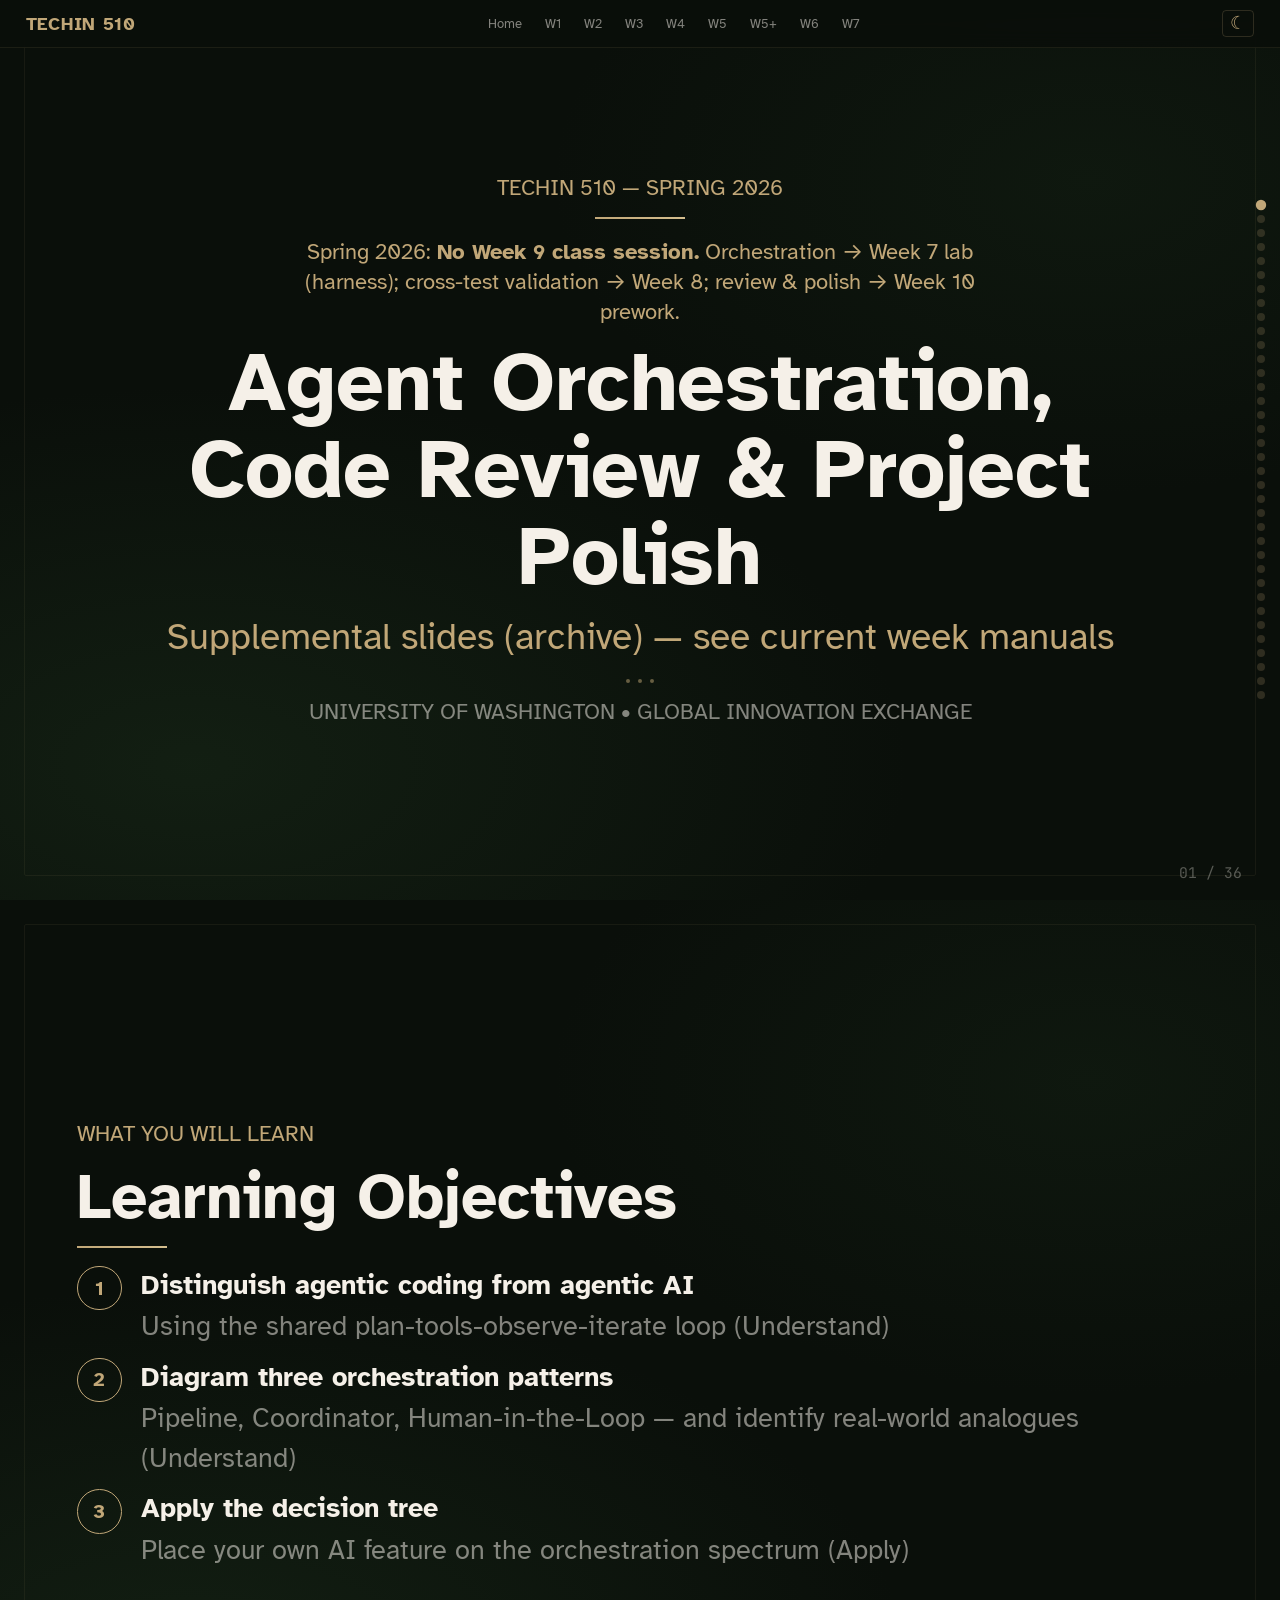
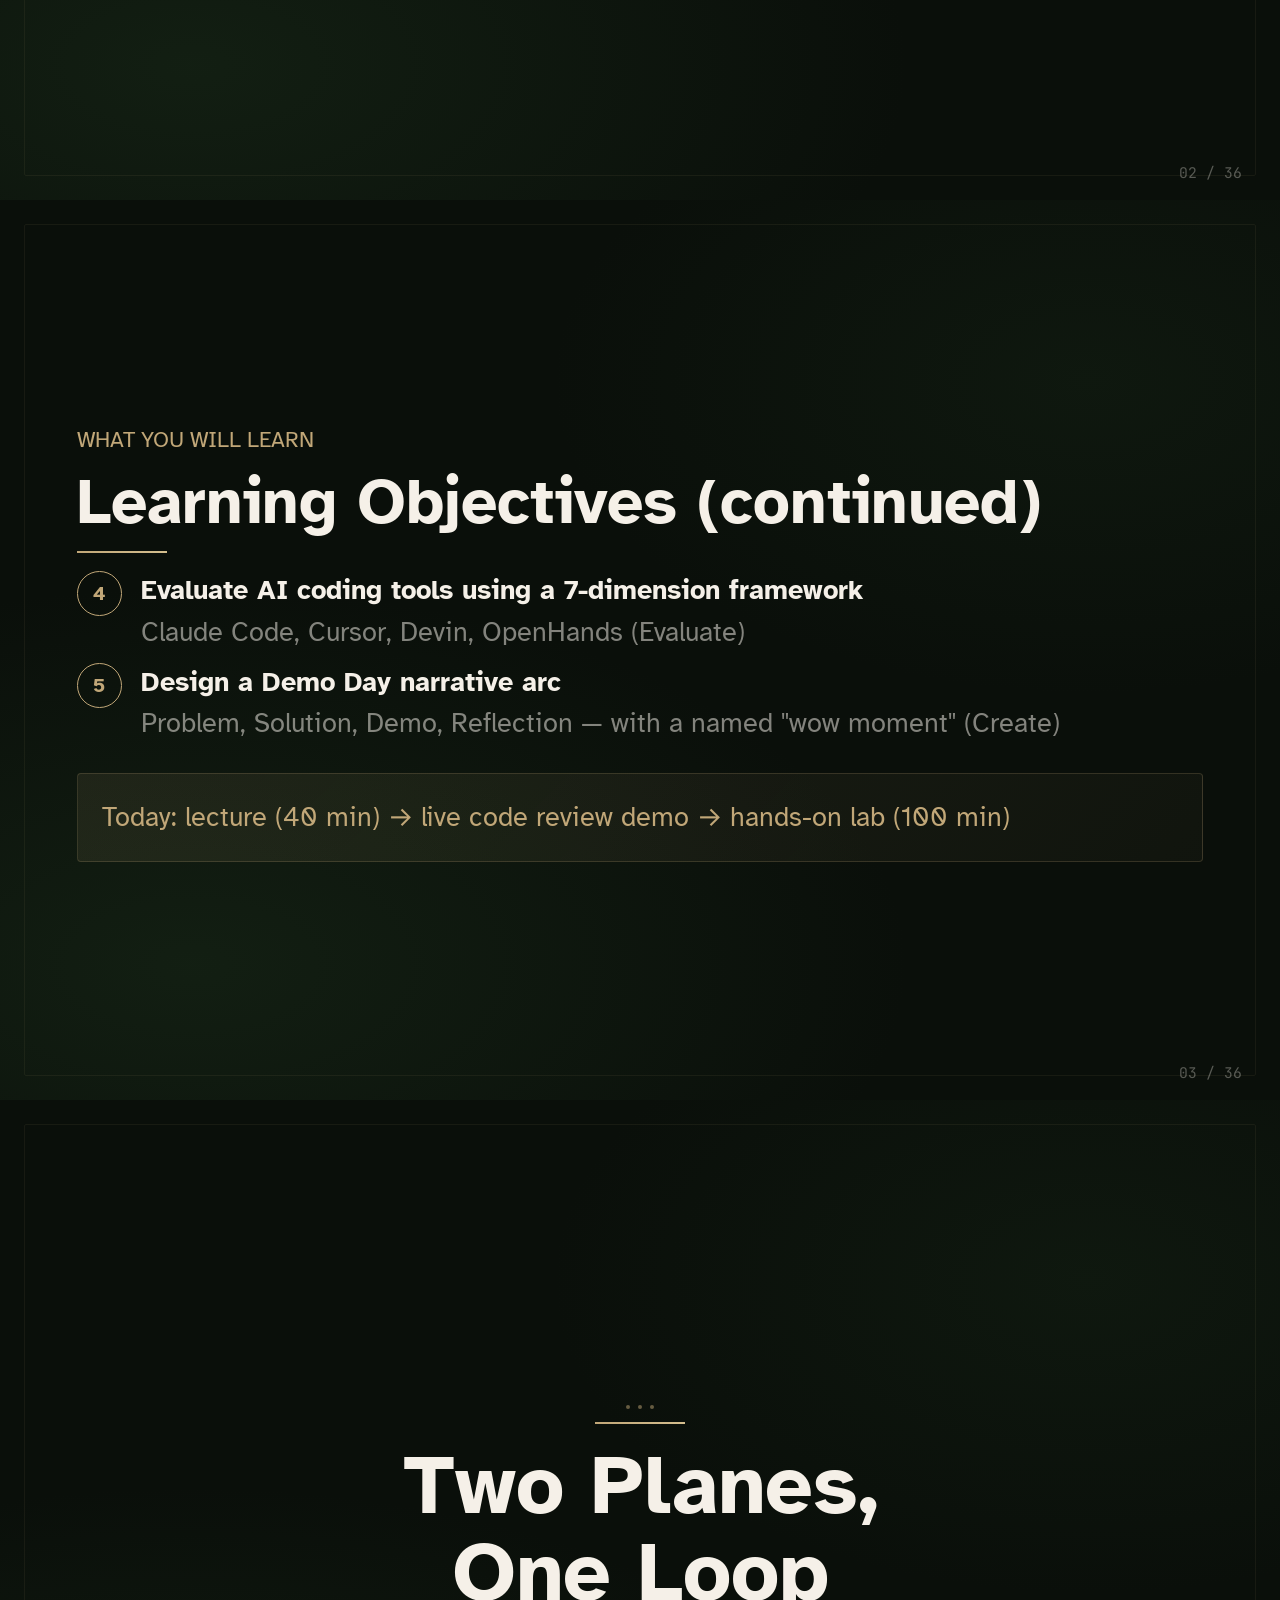
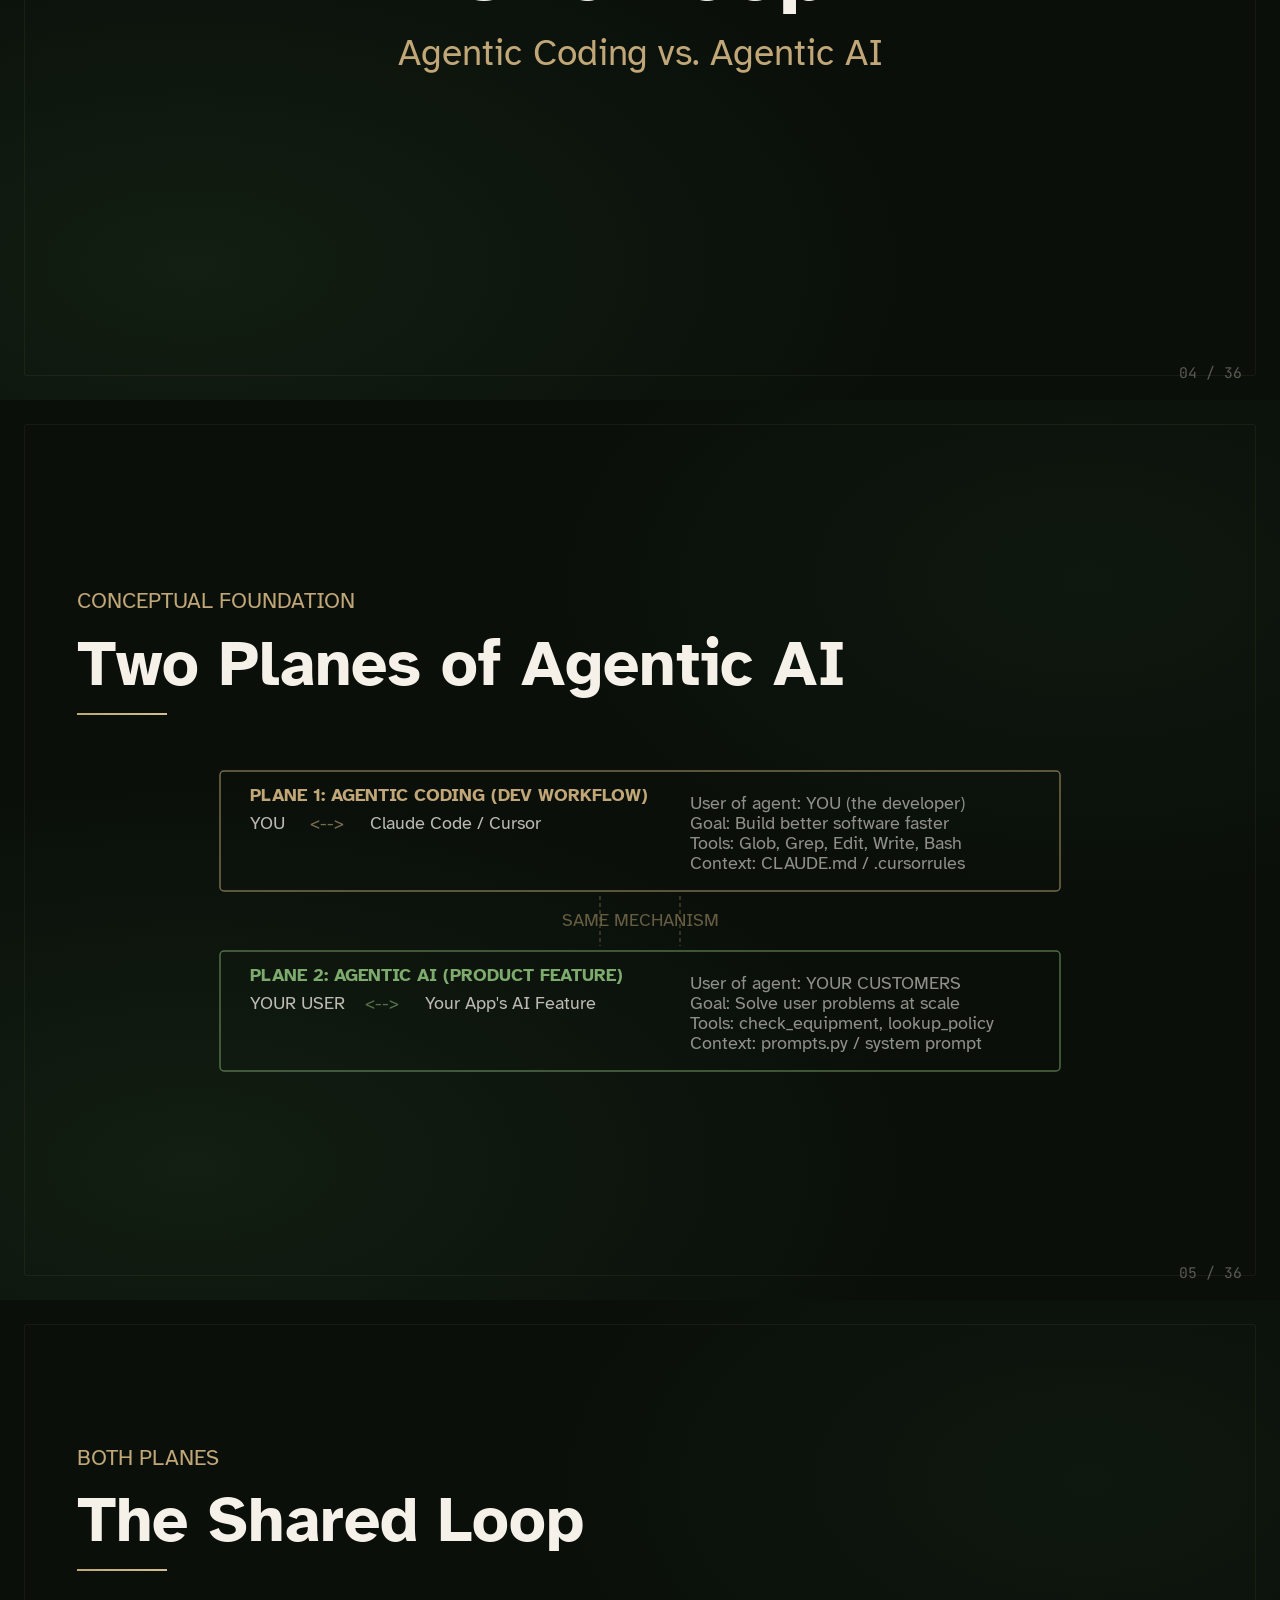
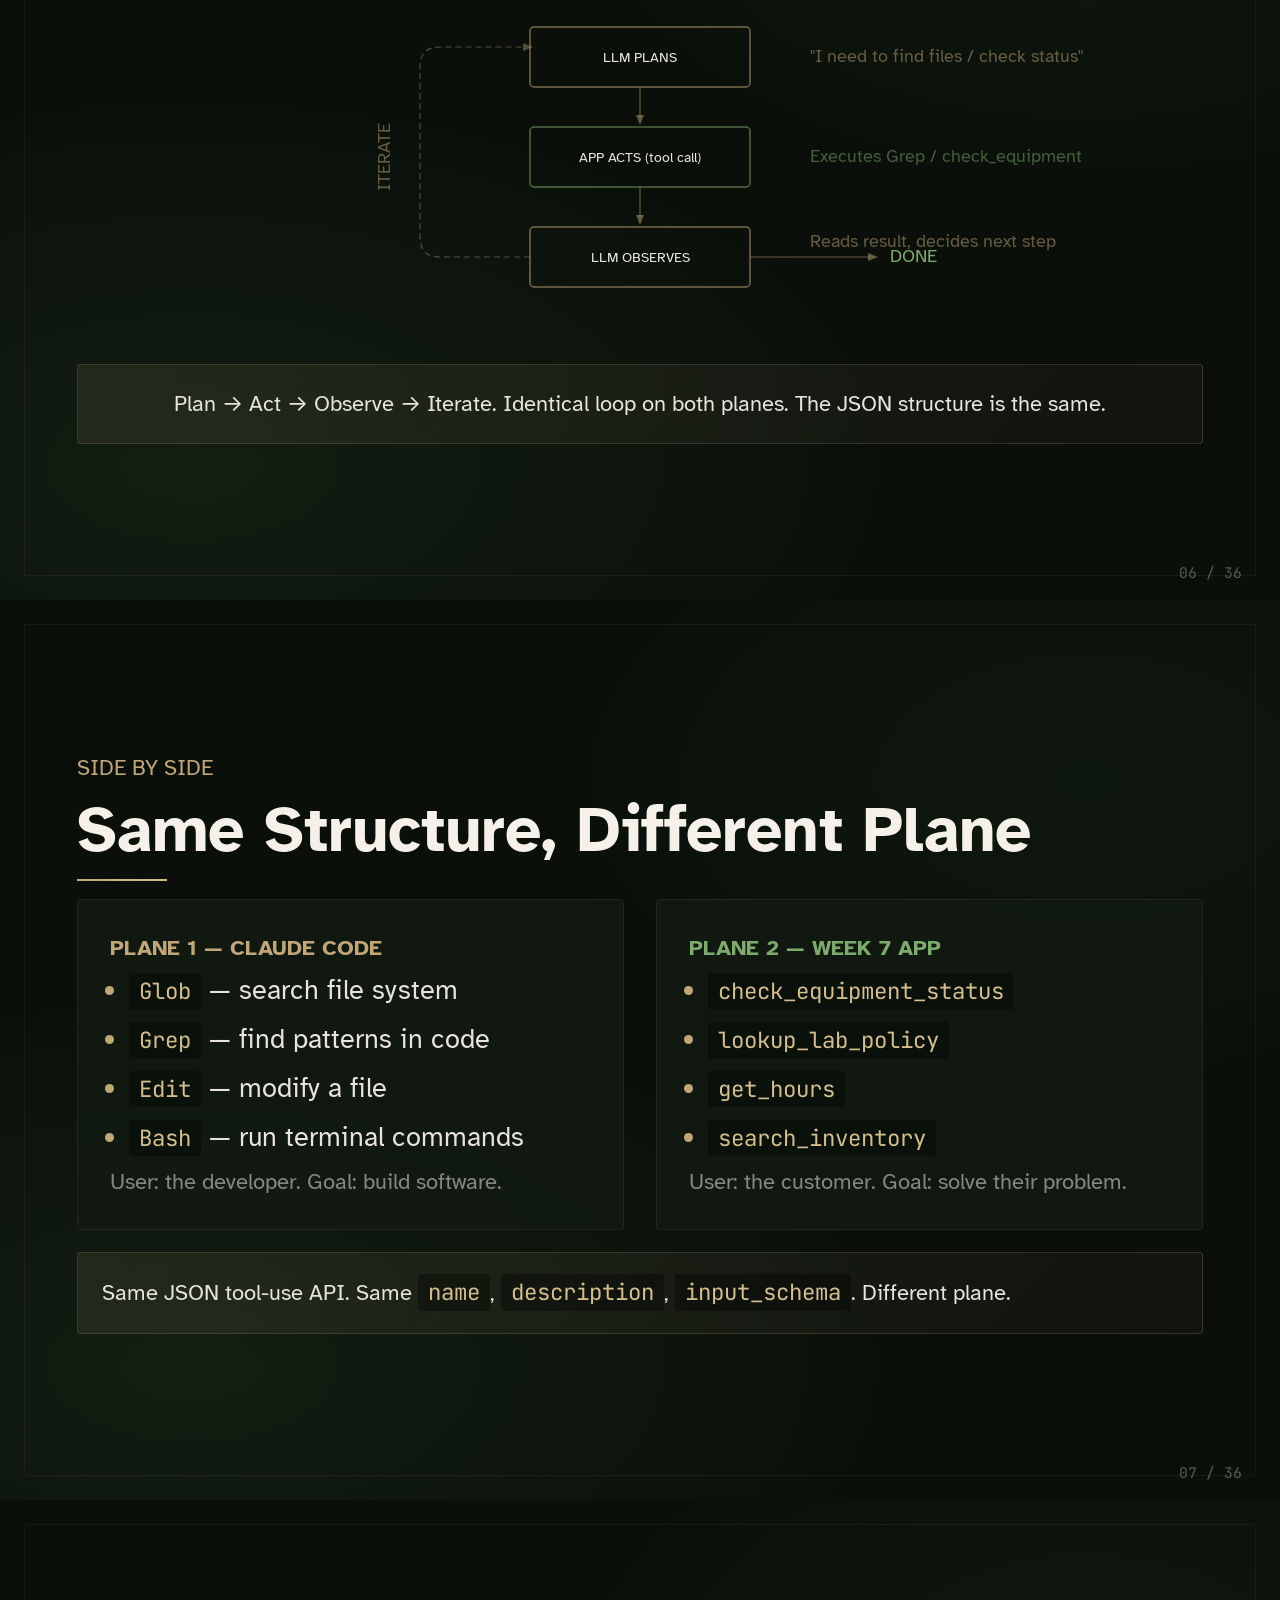
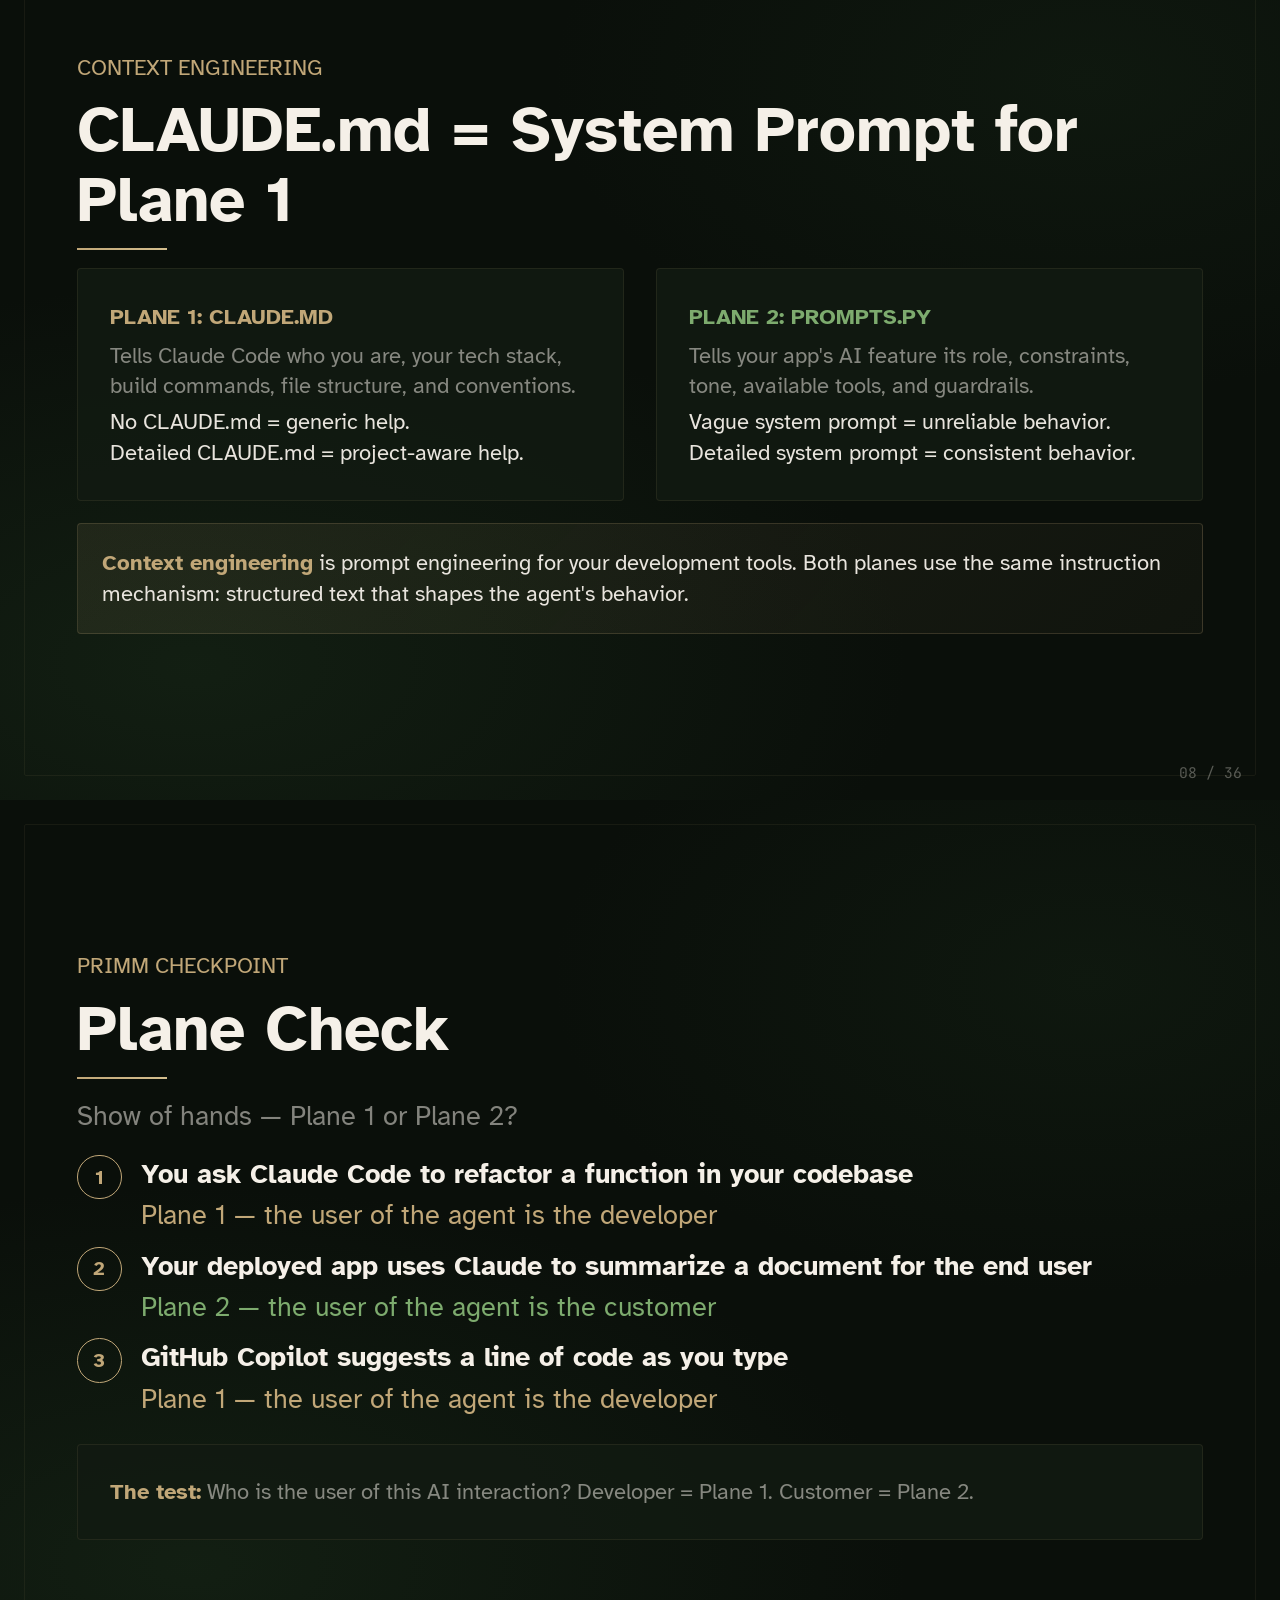
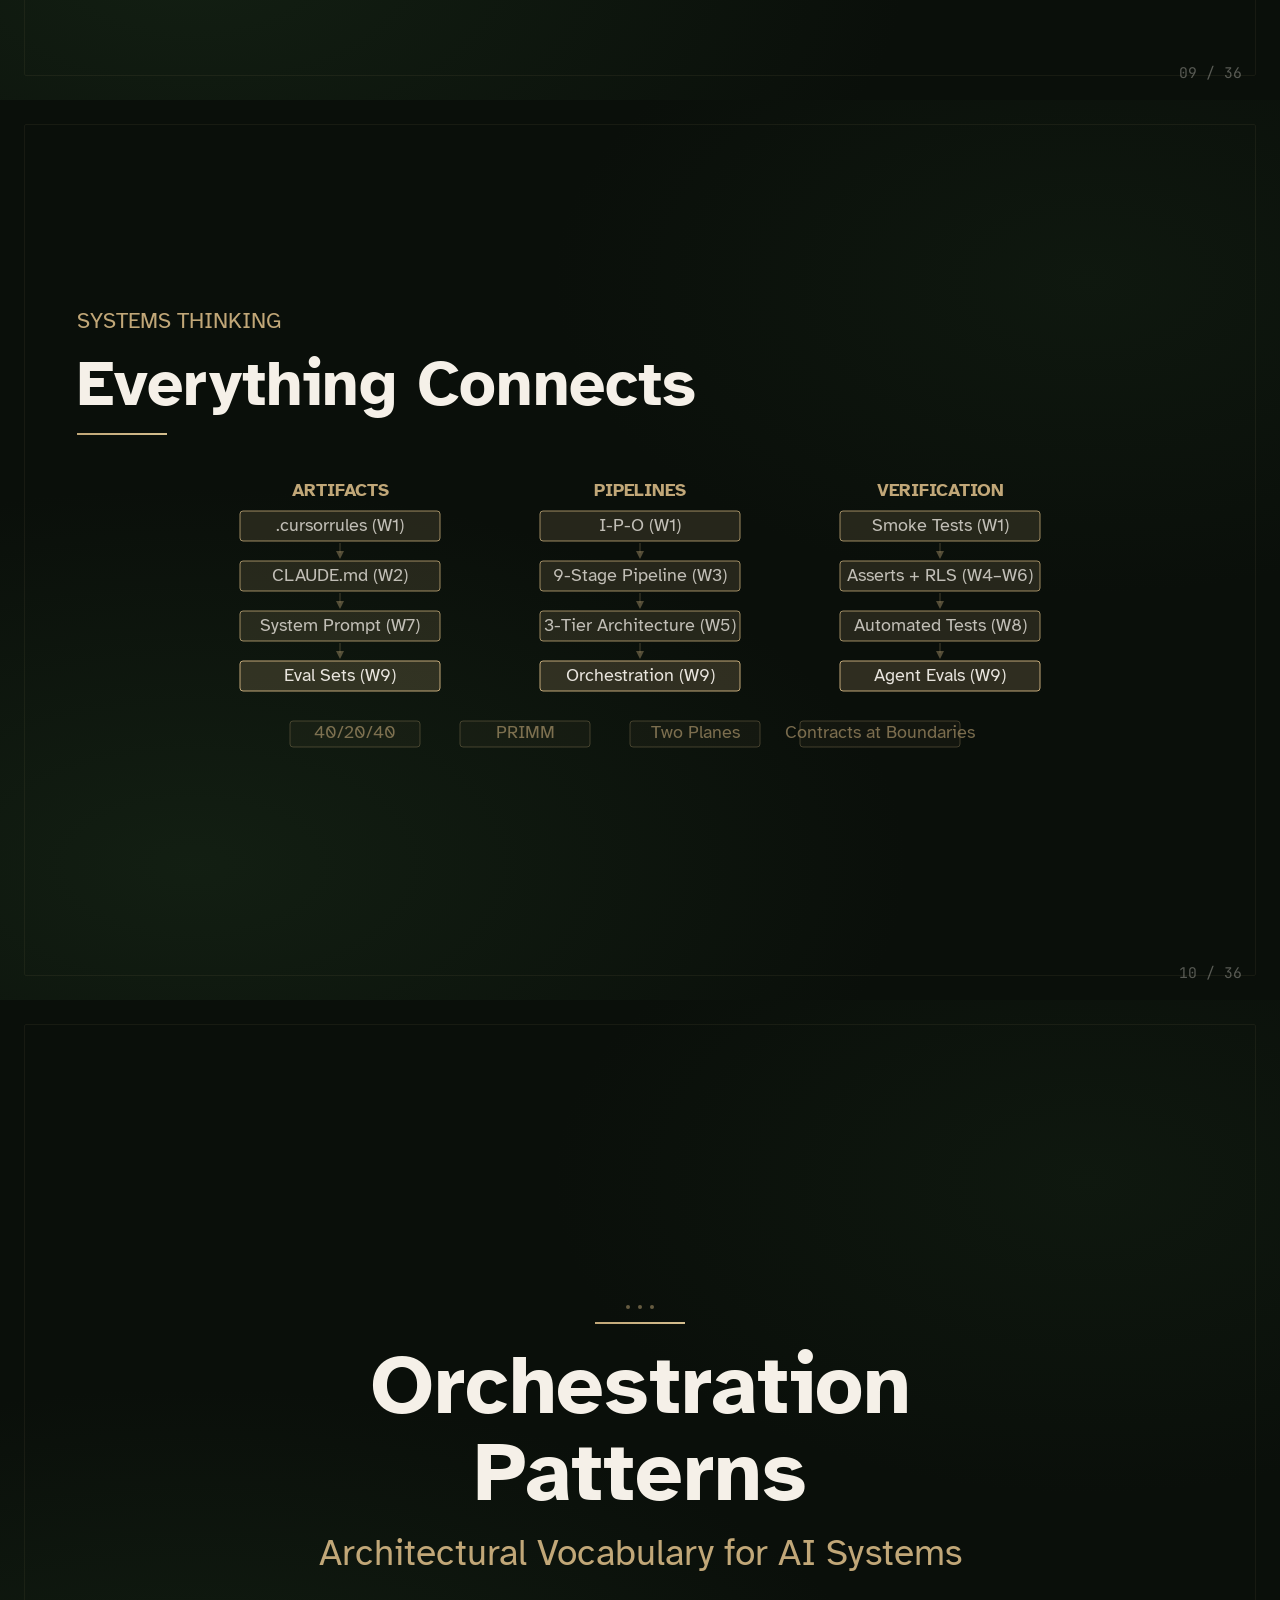
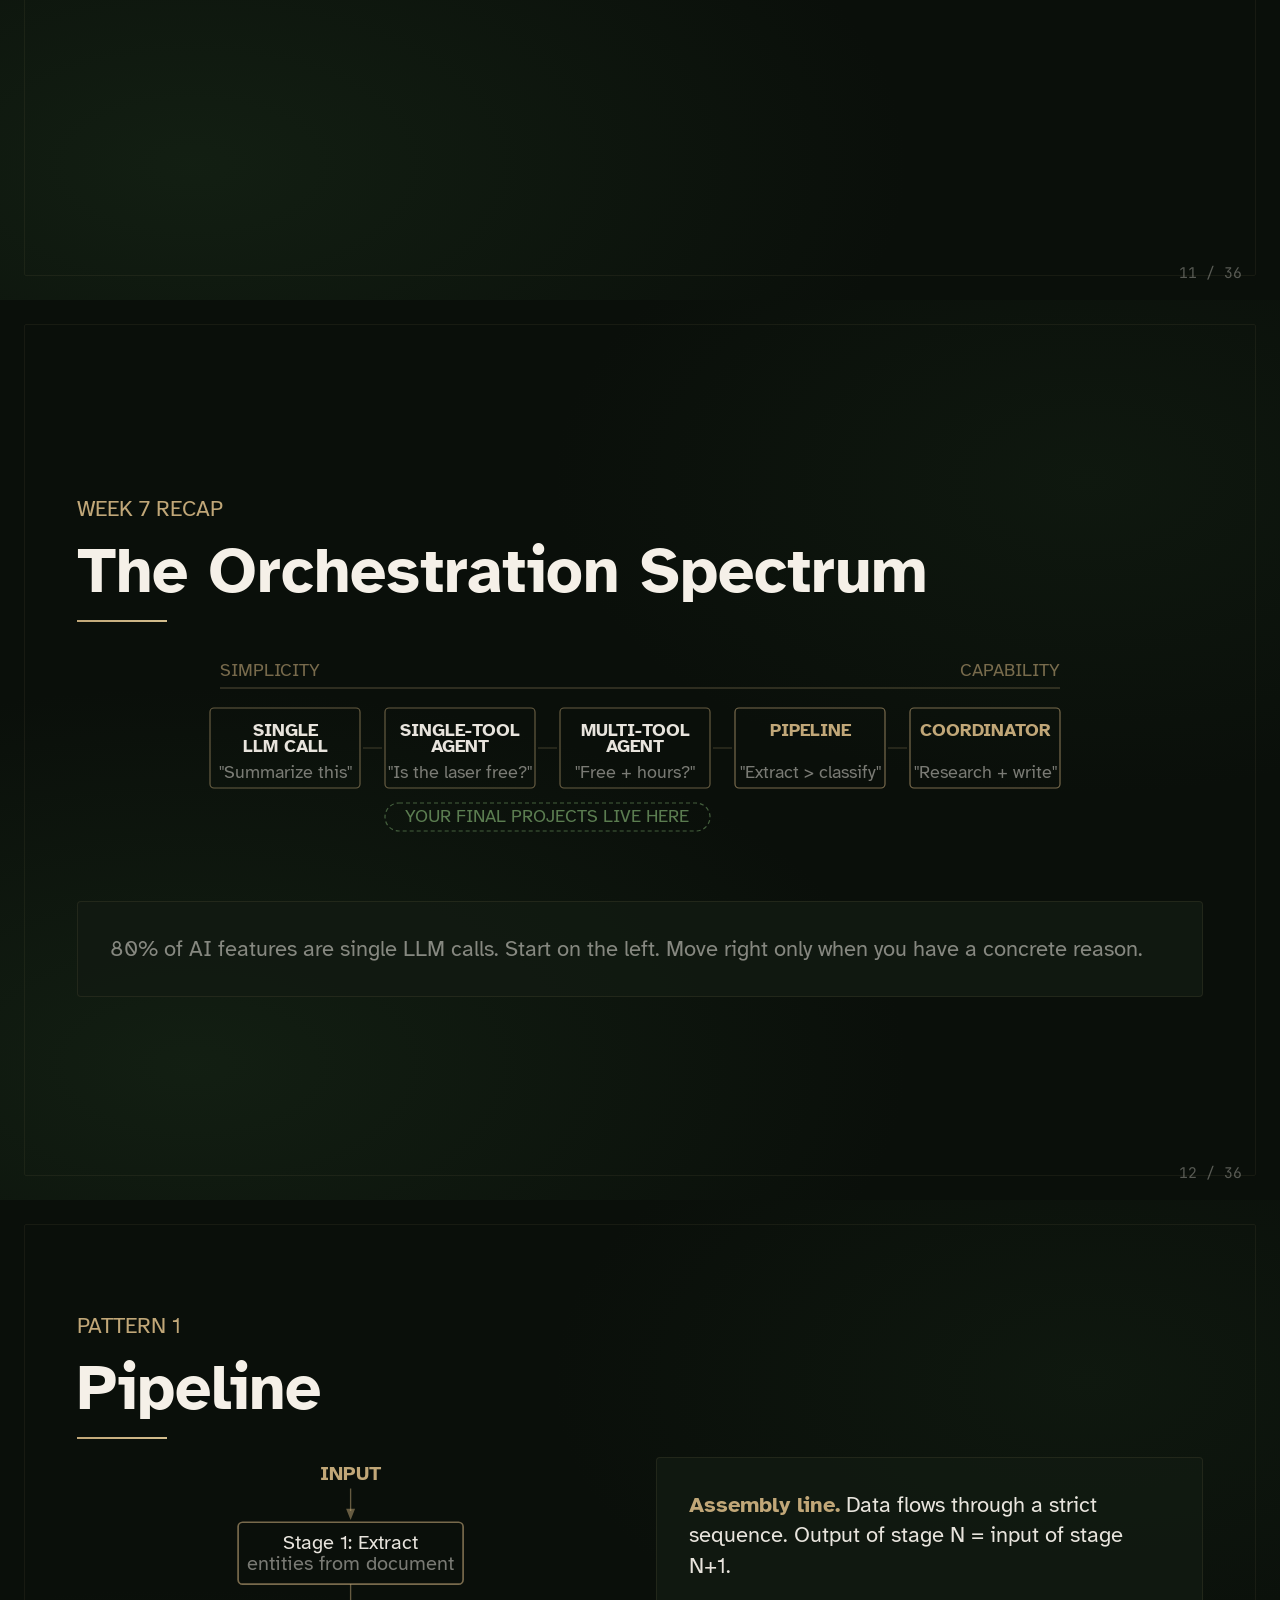
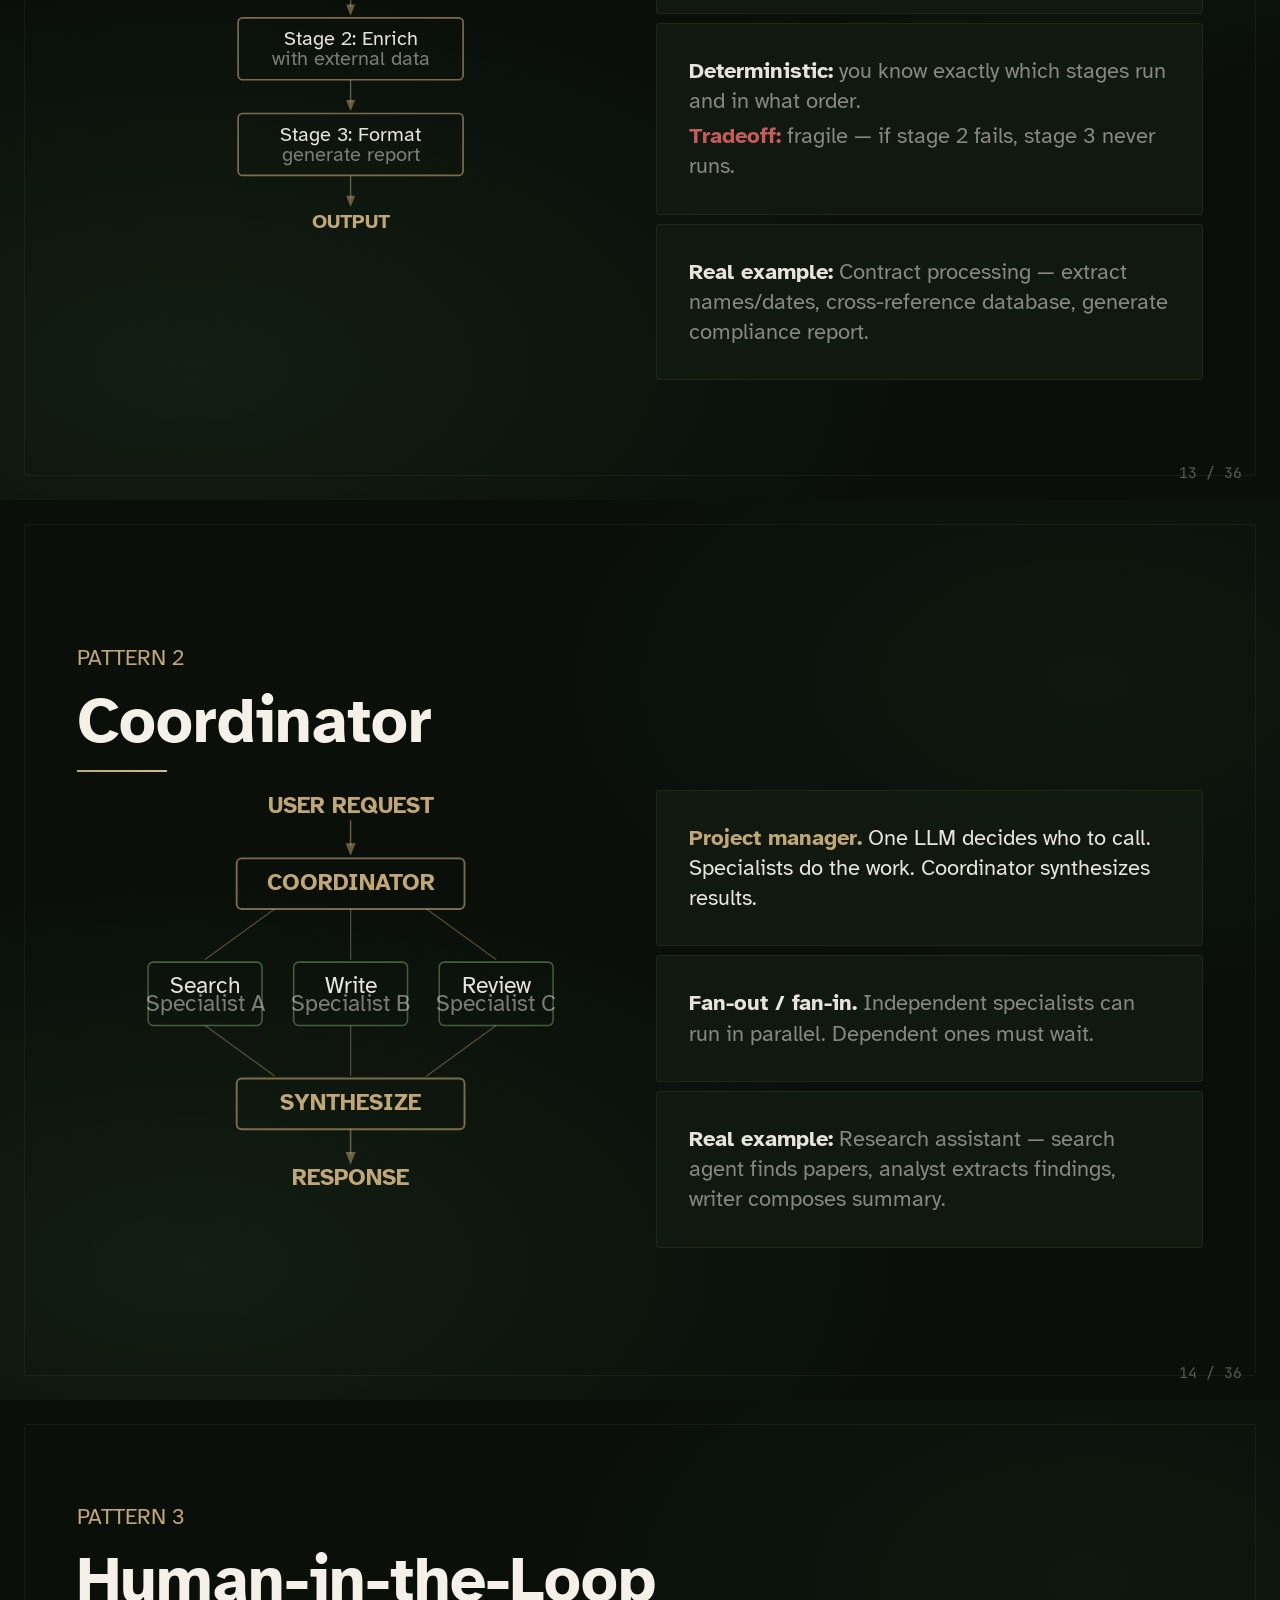
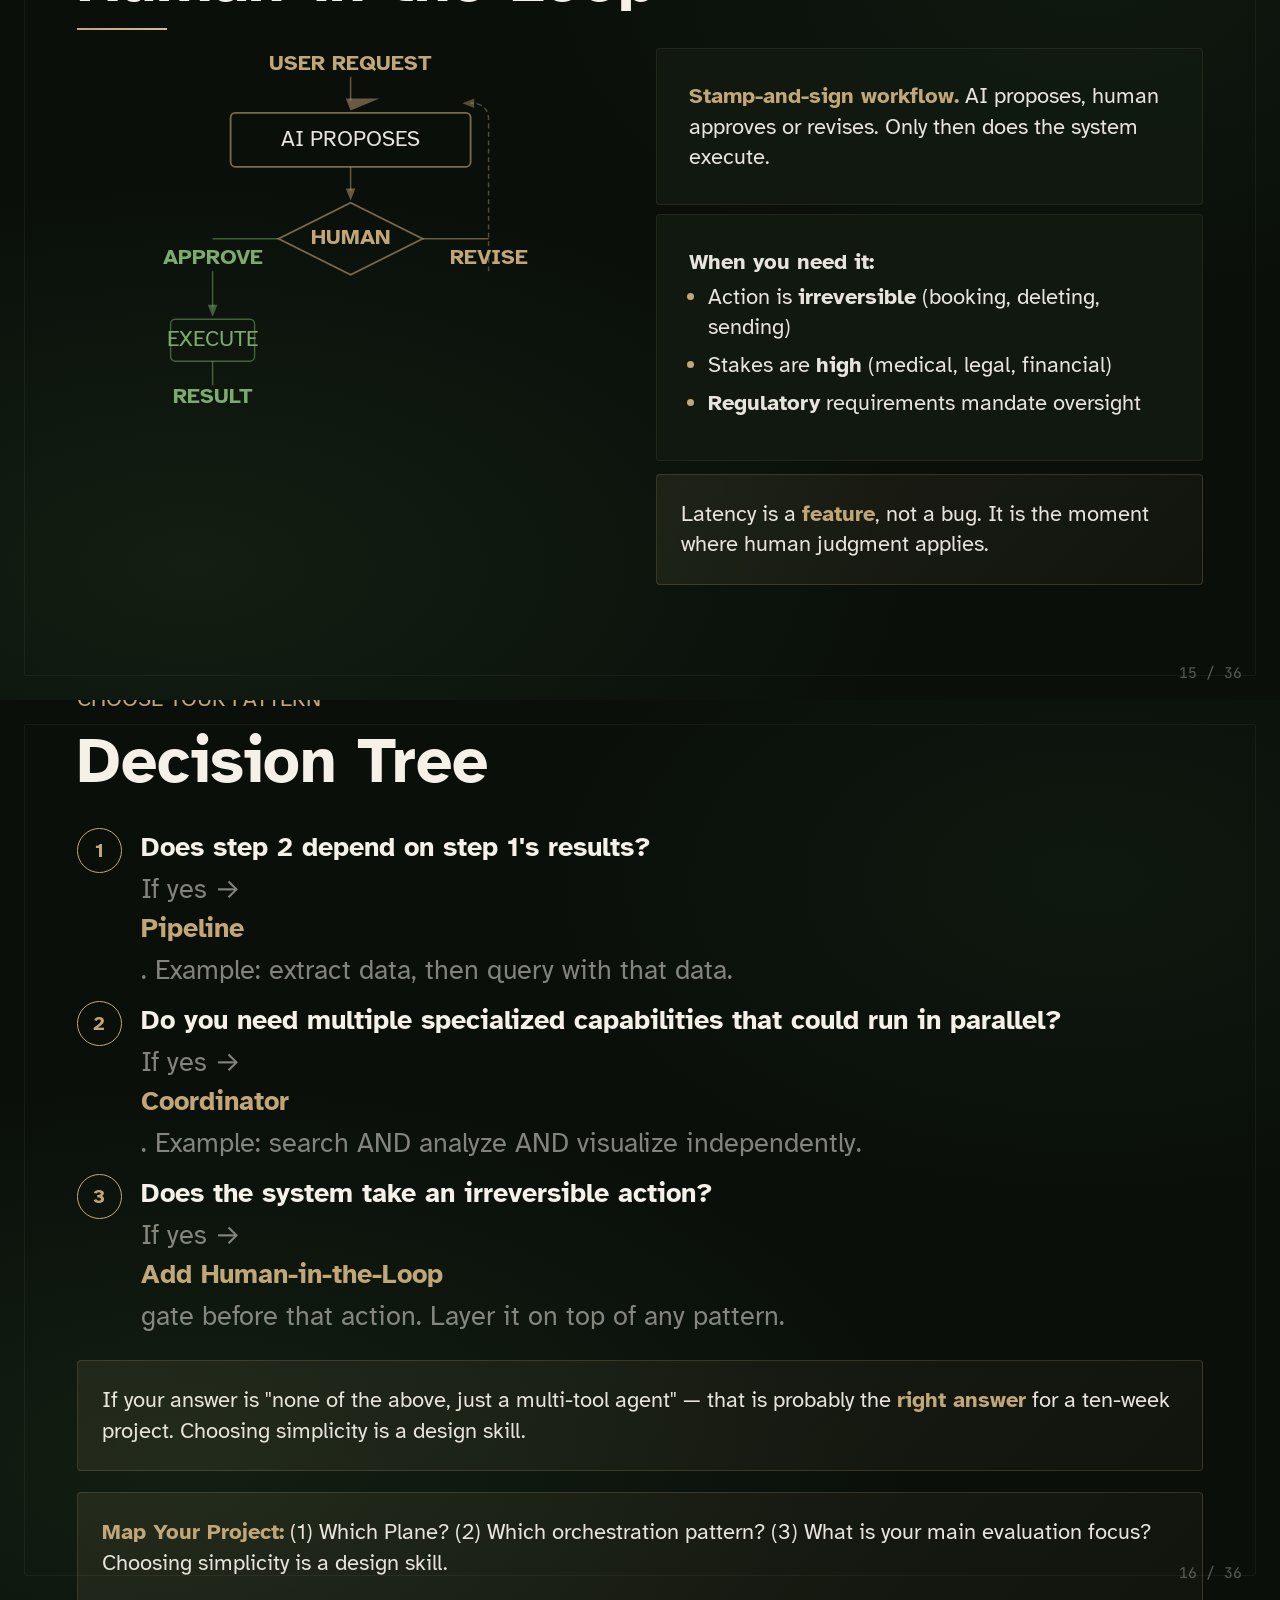
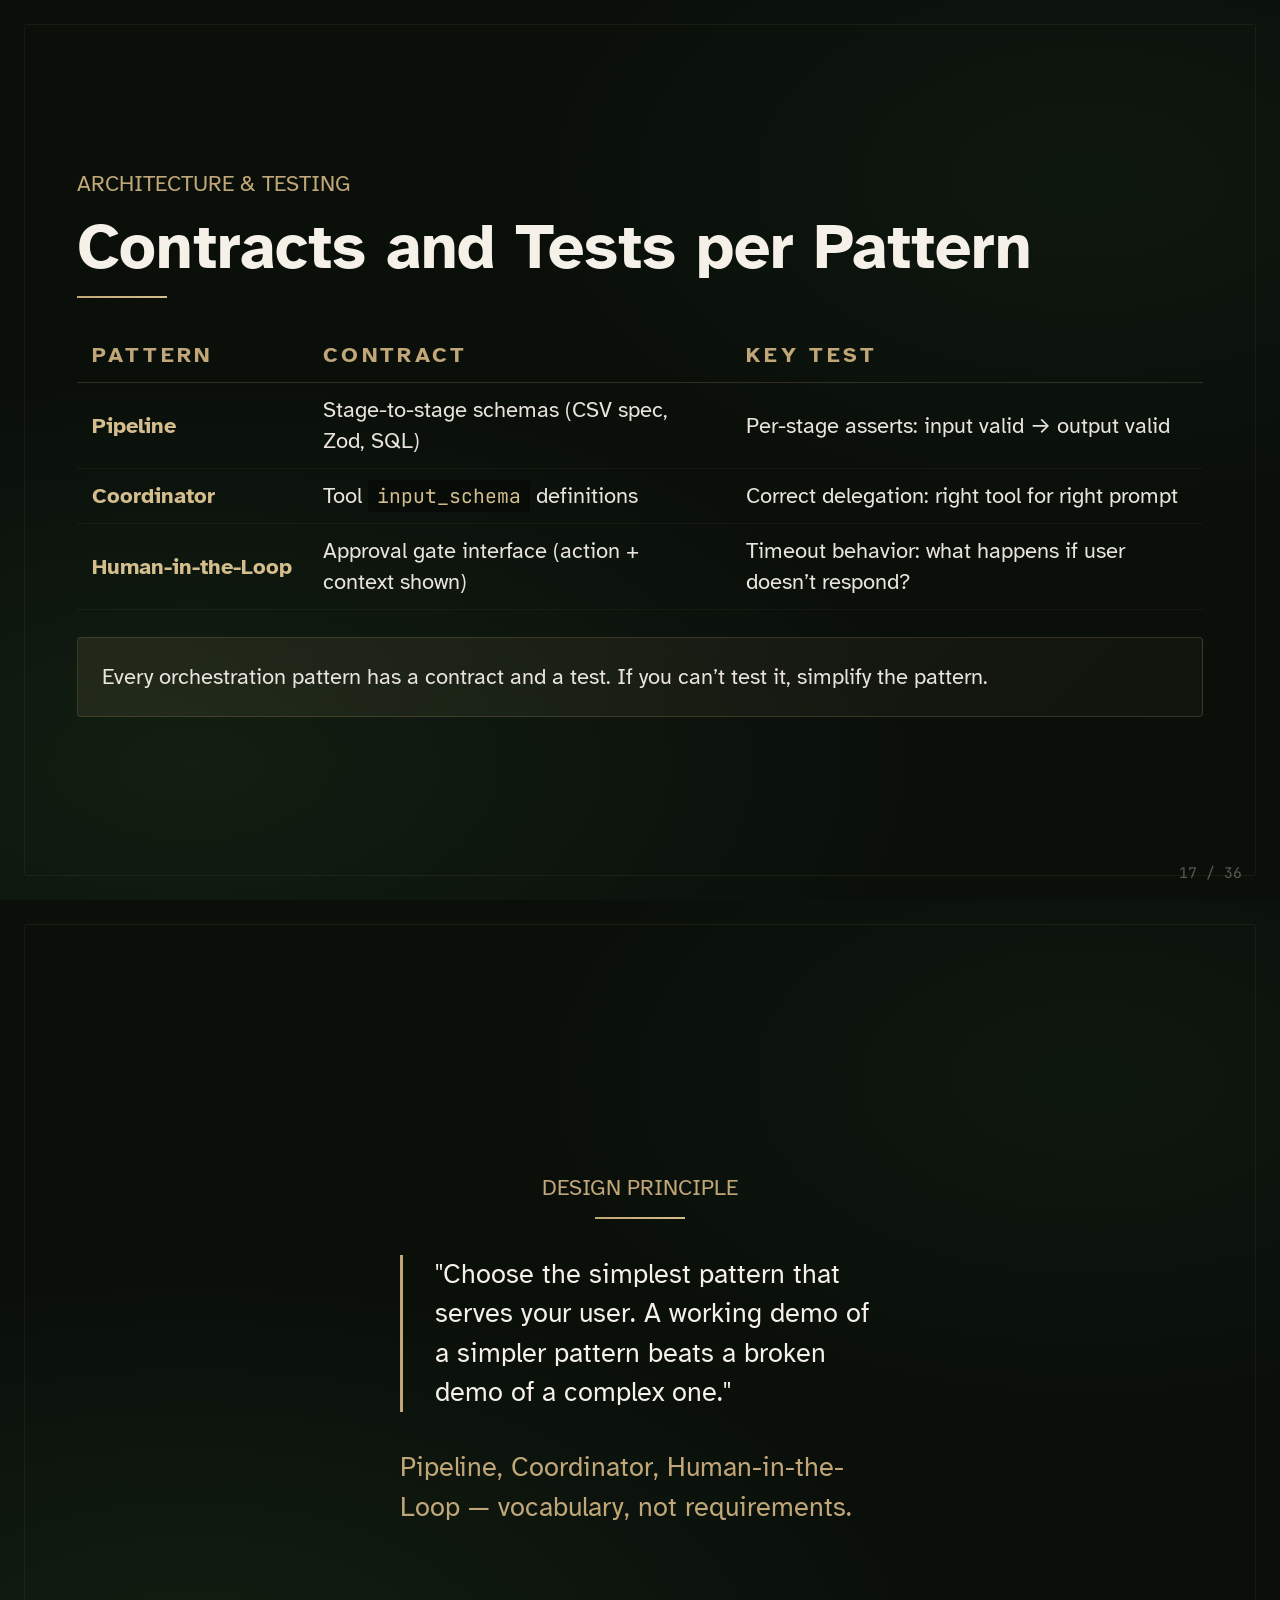
<file: week9-slides.html>
<!DOCTYPE html>
<html lang="en">

<head>
  <meta charset="UTF-8">
  <meta name="viewport" content="width=device-width, initial-scale=1.0">
  <title>TECHIN 510 — Supplemental: Orchestration &amp; Code Review (archive)</title>
  <link rel="stylesheet" href="css/theme.css">
  <link rel="stylesheet" href="css/slides.css">
  <link rel="stylesheet" href="css/site-nav.css">
</head>

<body>

  <nav class="site-nav" id="site-nav">
    <a href="index.html" class="site-nav-brand">TECHIN 510</a>
    <button class="site-nav-toggle" id="navToggle" aria-label="Toggle navigation">&#9776;</button>
    <div class="site-nav-links" id="navLinks">
      <a href="index.html">Home</a>
      <a href="week1-slides.html">W1</a>
      <a href="week2-slides.html">W2</a>
      <a href="week3-slides.html">W3</a>
      <a href="week4-slides.html">W4</a>
      <a href="week5-slides.html">W5</a>
      <a href="week5-tools-slides.html">W5+</a>
      <a href="week6-slides.html">W6</a>
      <a href="week7-agentic-os-slides.html">W7</a>
    </div>
  </nav>

  <div id="progress"></div>

  <div id="nav-dots"></div>

  <button class="edit-btn" id="editBtn" title="Toggle edit mode (E)">E</button>

  <!-- ============================================================
     SLIDE 1 — Title
  -->
  <section class="slide title-slide" id="s1">
    <div class="overline">TECHIN 510 &mdash; Spring 2026</div>
    <div class="accent-line"></div>
    <p style="max-width: 52ch; margin: 0 auto 0.75rem; font-size: clamp(0.75rem, 1.2vw, 0.95rem); color: var(--gold); text-align: center;">Spring 2026: <strong>No Week 9 class session.</strong> Orchestration &rarr; Week 7 lab (harness); cross-test validation &rarr; Week 8; review &amp; polish &rarr; Week 10 prework.</p>
    <h1>Agent Orchestration,<br>Code Review &amp; Project Polish</h1>
    <div class="subtitle">Supplemental slides (archive) &mdash; see current week manuals</div>
    <div class="dots"><span></span><span></span><span></span></div>
    <div class="meta-line">University of Washington &bull; Global Innovation Exchange</div>
    <div class="slide-num">01 / 36</div>
  </section>

  <!-- ============================================================
     SLIDE 2 — Learning Objectives 1/2
  -->
  <section class="slide" id="s2">
    <div class="overline">What You Will Learn</div>
    <h2>Learning Objectives</h2>
    <div class="accent-line"></div>

    <div class="num-feature">
      <div class="num-circle">1</div>
      <div class="num-text">
        <strong>Distinguish agentic coding from agentic AI</strong>
        <span>Using the shared plan-tools-observe-iterate loop (Understand)</span>
      </div>
    </div>
    <div class="num-feature">
      <div class="num-circle">2</div>
      <div class="num-text">
        <strong>Diagram three orchestration patterns</strong>
        <span>Pipeline, Coordinator, Human-in-the-Loop &mdash; and identify real-world analogues (Understand)</span>
      </div>
    </div>
    <div class="num-feature">
      <div class="num-circle">3</div>
      <div class="num-text">
        <strong>Apply the decision tree</strong>
        <span>Place your own AI feature on the orchestration spectrum (Apply)</span>
      </div>
    </div>

    <div class="slide-num">02 / 36</div>
  </section>

  <!-- ============================================================
     SLIDE 3 — Learning Objectives 2/2
  -->
  <section class="slide" id="s3">
    <div class="overline">What You Will Learn</div>
    <h2>Learning Objectives (continued)</h2>
    <div class="accent-line"></div>

    <div class="num-feature">
      <div class="num-circle">4</div>
      <div class="num-text">
        <strong>Evaluate AI coding tools using a 7-dimension framework</strong>
        <span>Claude Code, Cursor, Devin, OpenHands (Evaluate)</span>
      </div>
    </div>
    <div class="num-feature">
      <div class="num-circle">5</div>
      <div class="num-text">
        <strong>Design a Demo Day narrative arc</strong>
        <span>Problem, Solution, Demo, Reflection &mdash; with a named "wow moment" (Create)</span>
      </div>
    </div>

    <div class="highlight-box" style="margin-top: clamp(0.8rem, 2vh, 1.5rem);">
      <p style="font-size: clamp(0.8rem, 1.3vw, 1rem); color: var(--gold);">
        Today: lecture (40 min) &rarr; live code review demo &rarr; hands-on lab (100 min)
      </p>
    </div>

    <div class="slide-num">03 / 36</div>
  </section>

  <!-- ============================================================
     SLIDE 4 — Section Divider: Two Planes, One Loop
  -->
  <section class="slide title-slide" id="s4">
    <div class="dots"><span></span><span></span><span></span></div>
    <div class="accent-line"></div>
    <h1>Two Planes,<br>One Loop</h1>
    <div class="subtitle">Agentic Coding vs. Agentic AI</div>
    <div class="slide-num">04 / 36</div>
  </section>

  <!-- ============================================================
     SLIDE 5 — Two Planes Diagram
  -->
  <section class="slide" id="s5">
    <div class="overline">Conceptual Foundation</div>
    <h2>Two Planes of Agentic AI</h2>
    <div class="accent-line"></div>

    <div class="diagram">
      <svg viewBox="0 0 900 340" xmlns="http://www.w3.org/2000/svg" style="max-height: 52vh;">
        <rect x="30" y="20" width="840" height="120" rx="4" fill="none" stroke="#c1a778" stroke-width="1.5" opacity="0.6"/>
        <rect x="30" y="200" width="840" height="120" rx="4" fill="none" stroke="#7dab6e" stroke-width="1.5" opacity="0.6"/>

        <text x="60" y="50" fill="#c1a778" font-family="Inter, sans-serif" font-size="11" font-weight="600" letter-spacing="2">PLANE 1: AGENTIC CODING (DEV WORKFLOW)</text>

        <text x="60" y="78" fill="#e8e4dd" font-family="Inter, sans-serif" font-size="13" opacity="0.8">YOU</text>
        <text x="120" y="78" fill="#c1a778" font-family="Inter, sans-serif" font-size="13" opacity="0.6">&lt;--&gt;</text>
        <text x="180" y="78" fill="#e8e4dd" font-family="Inter, sans-serif" font-size="13" opacity="0.8">Claude Code / Cursor</text>

        <text x="500" y="58" fill="#e8e4dd" font-family="Inter, sans-serif" font-size="11" opacity="0.6">User of agent: YOU (the developer)</text>
        <text x="500" y="78" fill="#e8e4dd" font-family="Inter, sans-serif" font-size="11" opacity="0.6">Goal: Build better software faster</text>
        <text x="500" y="98" fill="#e8e4dd" font-family="Inter, sans-serif" font-size="11" opacity="0.6">Tools: Glob, Grep, Edit, Write, Bash</text>
        <text x="500" y="118" fill="#e8e4dd" font-family="Inter, sans-serif" font-size="11" opacity="0.6">Context: CLAUDE.md / .cursorrules</text>

        <text x="450" y="175" text-anchor="middle" fill="#c1a778" font-family="Inter, sans-serif" font-size="12" font-weight="500" letter-spacing="1.5" opacity="0.5">SAME MECHANISM</text>
        <line x1="410" y1="145" x2="410" y2="195" stroke="#c1a778" stroke-width="1.2" stroke-dasharray="4 3" opacity="0.4"/>
        <line x1="490" y1="145" x2="490" y2="195" stroke="#c1a778" stroke-width="1.2" stroke-dasharray="4 3" opacity="0.4"/>

        <text x="60" y="230" fill="#7dab6e" font-family="Inter, sans-serif" font-size="11" font-weight="600" letter-spacing="2">PLANE 2: AGENTIC AI (PRODUCT FEATURE)</text>

        <text x="60" y="258" fill="#e8e4dd" font-family="Inter, sans-serif" font-size="13" opacity="0.8">YOUR USER</text>
        <text x="175" y="258" fill="#7dab6e" font-family="Inter, sans-serif" font-size="13" opacity="0.6">&lt;--&gt;</text>
        <text x="235" y="258" fill="#e8e4dd" font-family="Inter, sans-serif" font-size="13" opacity="0.8">Your App's AI Feature</text>

        <text x="500" y="238" fill="#e8e4dd" font-family="Inter, sans-serif" font-size="11" opacity="0.6">User of agent: YOUR CUSTOMERS</text>
        <text x="500" y="258" fill="#e8e4dd" font-family="Inter, sans-serif" font-size="11" opacity="0.6">Goal: Solve user problems at scale</text>
        <text x="500" y="278" fill="#e8e4dd" font-family="Inter, sans-serif" font-size="11" opacity="0.6">Tools: check_equipment, lookup_policy</text>
        <text x="500" y="298" fill="#e8e4dd" font-family="Inter, sans-serif" font-size="11" opacity="0.6">Context: prompts.py / system prompt</text>
      </svg>
    </div>

    <div class="slide-num">05 / 36</div>
  </section>

  <!-- ============================================================
     SLIDE 6 — The Shared Loop
  -->
  <section class="slide" id="s6">
    <div class="overline">Both Planes</div>
    <h2>The Shared Loop</h2>
    <div class="accent-line"></div>

    <div class="diagram">
      <svg viewBox="0 0 900 320" xmlns="http://www.w3.org/2000/svg" style="max-height: 48vh;">
        <rect x="340" y="20" width="220" height="60" rx="4" fill="none" stroke="#c1a778" stroke-width="1.5" opacity="0.6"/>
        <text x="450" y="55" text-anchor="middle" fill="#e8e4dd" font-family="Inter, sans-serif" font-size="14" font-weight="500">LLM PLANS</text>

        <line x1="450" y1="80" x2="450" y2="110" stroke="#c1a778" stroke-width="1.2" opacity="0.5"/>
        <polygon points="446,108 450,118 454,108" fill="#c1a778" opacity="0.5"/>

        <rect x="340" y="120" width="220" height="60" rx="4" fill="none" stroke="#7dab6e" stroke-width="1.5" opacity="0.6"/>
        <text x="450" y="155" text-anchor="middle" fill="#e8e4dd" font-family="Inter, sans-serif" font-size="14" font-weight="500">APP ACTS (tool call)</text>

        <line x1="450" y1="180" x2="450" y2="210" stroke="#c1a778" stroke-width="1.2" opacity="0.5"/>
        <polygon points="446,208 450,218 454,208" fill="#c1a778" opacity="0.5"/>

        <rect x="340" y="220" width="220" height="60" rx="4" fill="none" stroke="#c1a778" stroke-width="1.5" opacity="0.6"/>
        <text x="450" y="255" text-anchor="middle" fill="#e8e4dd" font-family="Inter, sans-serif" font-size="14" font-weight="500">LLM OBSERVES</text>

        <line x1="560" y1="250" x2="680" y2="250" stroke="#c1a778" stroke-width="1.2" opacity="0.5"/>
        <polygon points="678,246 688,250 678,254" fill="#c1a778" opacity="0.5"/>
        <text x="700" y="255" fill="#7dab6e" font-family="Inter, sans-serif" font-size="13" font-weight="500">DONE</text>

        <path d="M 340 250 L 250 250 Q 230 250 230 230 L 230 60 Q 230 40 250 40 L 335 40" fill="none" stroke="#c1a778" stroke-width="1.2" stroke-dasharray="6 4" opacity="0.4"/>
        <polygon points="333,36 343,40 333,44" fill="#c1a778" opacity="0.4"/>
        <text x="200" y="150" text-anchor="middle" fill="#c1a778" font-family="Inter, sans-serif" font-size="11" font-weight="500" letter-spacing="1" opacity="0.5" transform="rotate(-90, 200, 150)">ITERATE</text>

        <text x="620" y="55" fill="#c1a778" font-family="Inter, sans-serif" font-size="10" opacity="0.5">"I need to find files / check status"</text>
        <text x="620" y="155" fill="#7dab6e" font-family="Inter, sans-serif" font-size="10" opacity="0.5">Executes Grep / check_equipment</text>
        <text x="620" y="240" fill="#c1a778" font-family="Inter, sans-serif" font-size="10" opacity="0.5">Reads result, decides next step</text>
      </svg>
    </div>

    <div class="highlight-box">
      <p style="font-size: clamp(0.75rem, 1.2vw, 0.9rem); color: var(--fg); text-align: center;">
        Plan &rarr; Act &rarr; Observe &rarr; Iterate. Identical loop on both planes. The JSON structure is the same.
      </p>
    </div>

    <div class="slide-num">06 / 36</div>
  </section>

  <!-- ============================================================
     SLIDE 7 — Same Structure, Different Plane
  -->
  <section class="slide" id="s7">
    <div class="overline">Side by Side</div>
    <h2>Same Structure, Different Plane</h2>
    <div class="accent-line"></div>

    <div class="two-col">
      <div class="card">
        <div class="col-label" style="color: var(--gold);">Plane 1 &mdash; Claude Code</div>
        <ul>
          <li><span class="inline-code">Glob</span> &mdash; search file system</li>
          <li><span class="inline-code">Grep</span> &mdash; find patterns in code</li>
          <li><span class="inline-code">Edit</span> &mdash; modify a file</li>
          <li><span class="inline-code">Bash</span> &mdash; run terminal commands</li>
        </ul>
        <p style="margin-top:0.5rem; font-size: clamp(0.7rem, 1.1vw, 0.85rem); color: var(--fg-dim);">
          User: the developer. Goal: build software.
        </p>
      </div>
      <div class="card">
        <div class="col-label" style="color: var(--green-soft);">Plane 2 &mdash; Week 7 App</div>
        <ul>
          <li><span class="inline-code">check_equipment_status</span></li>
          <li><span class="inline-code">lookup_lab_policy</span></li>
          <li><span class="inline-code">get_hours</span></li>
          <li><span class="inline-code">search_inventory</span></li>
        </ul>
        <p style="margin-top:0.5rem; font-size: clamp(0.7rem, 1.1vw, 0.85rem); color: var(--fg-dim);">
          User: the customer. Goal: solve their problem.
        </p>
      </div>
    </div>

    <div class="highlight-box" style="margin-top: clamp(0.5rem, 1.5vh, 1rem);">
      <p style="font-size: clamp(0.75rem, 1.2vw, 0.9rem); color: var(--fg);">
        Same JSON tool-use API. Same <span class="inline-code">name</span>, <span class="inline-code">description</span>, <span class="inline-code">input_schema</span>. Different plane.
      </p>
    </div>

    <div class="slide-num">07 / 36</div>
  </section>

  <!-- ============================================================
     SLIDE 8 — CLAUDE.md as Context Engineering
  -->
  <section class="slide" id="s8">
    <div class="overline">Context Engineering</div>
    <h2>CLAUDE.md = System Prompt for Plane 1</h2>
    <div class="accent-line"></div>

    <div class="two-col">
      <div class="card">
        <div class="col-label" style="color: var(--gold);">Plane 1: CLAUDE.md</div>
        <p style="font-size: clamp(0.75rem, 1.2vw, 0.9rem); color: var(--fg-dim);">
          Tells Claude Code who you are, your tech stack, build commands, file structure, and conventions.
        </p>
        <p style="margin-top:0.4rem; font-size: clamp(0.75rem, 1.2vw, 0.9rem);">
          No CLAUDE.md = generic help.<br>
          Detailed CLAUDE.md = project-aware help.
        </p>
      </div>
      <div class="card">
        <div class="col-label" style="color: var(--green-soft);">Plane 2: prompts.py</div>
        <p style="font-size: clamp(0.75rem, 1.2vw, 0.9rem); color: var(--fg-dim);">
          Tells your app's AI feature its role, constraints, tone, available tools, and guardrails.
        </p>
        <p style="margin-top:0.4rem; font-size: clamp(0.75rem, 1.2vw, 0.9rem);">
          Vague system prompt = unreliable behavior.<br>
          Detailed system prompt = consistent behavior.
        </p>
      </div>
    </div>

    <div class="highlight-box" style="margin-top: clamp(0.5rem, 1.5vh, 1rem);">
      <p style="font-size: clamp(0.75rem, 1.2vw, 0.9rem); color: var(--fg);">
        <strong style="color: var(--gold);">Context engineering</strong> is prompt engineering for your development tools.
        Both planes use the same instruction mechanism: structured text that shapes the agent's behavior.
      </p>
    </div>

    <div class="slide-num">08 / 36</div>
  </section>

  <!-- ============================================================
     SLIDE 9 — Plane Check
  -->
  <section class="slide" id="s9">
    <div class="overline">PRIMM Checkpoint</div>
    <h2>Plane Check</h2>
    <div class="accent-line"></div>

    <p style="margin-bottom: clamp(0.8rem, 2vh, 1.2rem); color: var(--fg-dim);">
      Show of hands &mdash; Plane 1 or Plane 2?
    </p>

    <div class="num-feature">
      <div class="num-circle">1</div>
      <div class="num-text">
        <strong>You ask Claude Code to refactor a function in your codebase</strong>
        <span style="color: var(--gold);">Plane 1 &mdash; the user of the agent is the developer</span>
      </div>
    </div>
    <div class="num-feature">
      <div class="num-circle">2</div>
      <div class="num-text">
        <strong>Your deployed app uses Claude to summarize a document for the end user</strong>
        <span style="color: var(--green-soft);">Plane 2 &mdash; the user of the agent is the customer</span>
      </div>
    </div>
    <div class="num-feature">
      <div class="num-circle">3</div>
      <div class="num-text">
        <strong>GitHub Copilot suggests a line of code as you type</strong>
        <span style="color: var(--gold);">Plane 1 &mdash; the user of the agent is the developer</span>
      </div>
    </div>

    <div class="card" style="margin-top: clamp(0.5rem, 1.5vh, 1rem);">
      <p style="font-size: clamp(0.75rem, 1.2vw, 0.9rem); color: var(--fg-dim);">
        <strong style="color: var(--gold);">The test:</strong> Who is the user of this AI interaction?
        Developer = Plane 1. Customer = Plane 2.
      </p>
    </div>

    <div class="slide-num">09 / 36</div>
  </section>

  <!-- ============================================================
     SLIDE 10 — Everything Connects
  -->
  <section class="slide" id="s10">
    <div class="overline">Systems Thinking</div>
    <h2>Everything Connects</h2>
    <div class="accent-line"></div>

    <div class="diagram">
      <svg viewBox="0 0 900 300" xmlns="http://www.w3.org/2000/svg" style="max-height: 48vh;">
        <!-- Column headers -->
        <text x="150" y="25" text-anchor="middle" fill="#c1a778" font-family="Inter, sans-serif" font-size="11" font-weight="600" letter-spacing="1.5">ARTIFACTS</text>
        <text x="450" y="25" text-anchor="middle" fill="#c1a778" font-family="Inter, sans-serif" font-size="11" font-weight="600" letter-spacing="1.5">PIPELINES</text>
        <text x="750" y="25" text-anchor="middle" fill="#c1a778" font-family="Inter, sans-serif" font-size="11" font-weight="600" letter-spacing="1.5">VERIFICATION</text>

        <!-- Artifacts column -->
        <rect x="50" y="40" width="200" height="30" rx="3" fill="rgba(193,167,120,0.15)" stroke="#c1a778" stroke-width="0.8"/>
        <text x="150" y="60" text-anchor="middle" fill="#e8e4dd" font-family="Inter, sans-serif" font-size="9" opacity="0.8">.cursorrules (W1)</text>
        <line x1="150" y1="72" x2="150" y2="82" stroke="#c1a778" stroke-width="0.8" opacity="0.4"/>
        <polygon points="146,80 150,88 154,80" fill="#c1a778" opacity="0.4"/>
        <rect x="50" y="90" width="200" height="30" rx="3" fill="rgba(193,167,120,0.15)" stroke="#c1a778" stroke-width="0.8"/>
        <text x="150" y="110" text-anchor="middle" fill="#e8e4dd" font-family="Inter, sans-serif" font-size="9" opacity="0.8">CLAUDE.md (W2)</text>
        <line x1="150" y1="122" x2="150" y2="132" stroke="#c1a778" stroke-width="0.8" opacity="0.4"/>
        <polygon points="146,130 150,138 154,130" fill="#c1a778" opacity="0.4"/>
        <rect x="50" y="140" width="200" height="30" rx="3" fill="rgba(193,167,120,0.15)" stroke="#c1a778" stroke-width="0.8"/>
        <text x="150" y="160" text-anchor="middle" fill="#e8e4dd" font-family="Inter, sans-serif" font-size="9" opacity="0.8">System Prompt (W7)</text>
        <line x1="150" y1="172" x2="150" y2="182" stroke="#c1a778" stroke-width="0.8" opacity="0.4"/>
        <polygon points="146,180 150,188 154,180" fill="#c1a778" opacity="0.4"/>
        <rect x="50" y="190" width="200" height="30" rx="3" fill="rgba(193,167,120,0.2)" stroke="#c1a778" stroke-width="1"/>
        <text x="150" y="210" text-anchor="middle" fill="#e8e4dd" font-family="Inter, sans-serif" font-size="9" font-weight="500">Eval Sets (W9)</text>

        <!-- Pipelines column -->
        <rect x="350" y="40" width="200" height="30" rx="3" fill="rgba(193,167,120,0.15)" stroke="#c1a778" stroke-width="0.8"/>
        <text x="450" y="60" text-anchor="middle" fill="#e8e4dd" font-family="Inter, sans-serif" font-size="9" opacity="0.8">I-P-O (W1)</text>
        <line x1="450" y1="72" x2="450" y2="82" stroke="#c1a778" stroke-width="0.8" opacity="0.4"/>
        <polygon points="446,80 450,88 454,80" fill="#c1a778" opacity="0.4"/>
        <rect x="350" y="90" width="200" height="30" rx="3" fill="rgba(193,167,120,0.15)" stroke="#c1a778" stroke-width="0.8"/>
        <text x="450" y="110" text-anchor="middle" fill="#e8e4dd" font-family="Inter, sans-serif" font-size="9" opacity="0.8">9-Stage Pipeline (W3)</text>
        <line x1="450" y1="122" x2="450" y2="132" stroke="#c1a778" stroke-width="0.8" opacity="0.4"/>
        <polygon points="446,130 450,138 454,130" fill="#c1a778" opacity="0.4"/>
        <rect x="350" y="140" width="200" height="30" rx="3" fill="rgba(193,167,120,0.15)" stroke="#c1a778" stroke-width="0.8"/>
        <text x="450" y="160" text-anchor="middle" fill="#e8e4dd" font-family="Inter, sans-serif" font-size="9" opacity="0.8">3-Tier Architecture (W5)</text>
        <line x1="450" y1="172" x2="450" y2="182" stroke="#c1a778" stroke-width="0.8" opacity="0.4"/>
        <polygon points="446,180 450,188 454,180" fill="#c1a778" opacity="0.4"/>
        <rect x="350" y="190" width="200" height="30" rx="3" fill="rgba(193,167,120,0.2)" stroke="#c1a778" stroke-width="1"/>
        <text x="450" y="210" text-anchor="middle" fill="#e8e4dd" font-family="Inter, sans-serif" font-size="9" font-weight="500">Orchestration (W9)</text>

        <!-- Verification column -->
        <rect x="650" y="40" width="200" height="30" rx="3" fill="rgba(193,167,120,0.15)" stroke="#c1a778" stroke-width="0.8"/>
        <text x="750" y="60" text-anchor="middle" fill="#e8e4dd" font-family="Inter, sans-serif" font-size="9" opacity="0.8">Smoke Tests (W1)</text>
        <line x1="750" y1="72" x2="750" y2="82" stroke="#c1a778" stroke-width="0.8" opacity="0.4"/>
        <polygon points="746,80 750,88 754,80" fill="#c1a778" opacity="0.4"/>
        <rect x="650" y="90" width="200" height="30" rx="3" fill="rgba(193,167,120,0.15)" stroke="#c1a778" stroke-width="0.8"/>
        <text x="750" y="110" text-anchor="middle" fill="#e8e4dd" font-family="Inter, sans-serif" font-size="9" opacity="0.8">Asserts + RLS (W4&ndash;W6)</text>
        <line x1="750" y1="122" x2="750" y2="132" stroke="#c1a778" stroke-width="0.8" opacity="0.4"/>
        <polygon points="746,130 750,138 754,130" fill="#c1a778" opacity="0.4"/>
        <rect x="650" y="140" width="200" height="30" rx="3" fill="rgba(193,167,120,0.15)" stroke="#c1a778" stroke-width="0.8"/>
        <text x="750" y="160" text-anchor="middle" fill="#e8e4dd" font-family="Inter, sans-serif" font-size="9" opacity="0.8">Automated Tests (W8)</text>
        <line x1="750" y1="172" x2="750" y2="182" stroke="#c1a778" stroke-width="0.8" opacity="0.4"/>
        <polygon points="746,180 750,188 754,180" fill="#c1a778" opacity="0.4"/>
        <rect x="650" y="190" width="200" height="30" rx="3" fill="rgba(193,167,120,0.2)" stroke="#c1a778" stroke-width="1"/>
        <text x="750" y="210" text-anchor="middle" fill="#e8e4dd" font-family="Inter, sans-serif" font-size="9" font-weight="500">Agent Evals (W9)</text>

        <!-- Bottom row: frameworks -->
        <rect x="100" y="250" width="130" height="26" rx="3" fill="rgba(193,167,120,0.1)" stroke="#c1a778" stroke-width="0.6" opacity="0.5"/>
        <text x="165" y="267" text-anchor="middle" fill="#c1a778" font-family="Inter, sans-serif" font-size="8" opacity="0.6">40/20/40</text>
        <rect x="270" y="250" width="130" height="26" rx="3" fill="rgba(193,167,120,0.1)" stroke="#c1a778" stroke-width="0.6" opacity="0.5"/>
        <text x="335" y="267" text-anchor="middle" fill="#c1a778" font-family="Inter, sans-serif" font-size="8" opacity="0.6">PRIMM</text>
        <rect x="440" y="250" width="130" height="26" rx="3" fill="rgba(193,167,120,0.1)" stroke="#c1a778" stroke-width="0.6" opacity="0.5"/>
        <text x="505" y="267" text-anchor="middle" fill="#c1a778" font-family="Inter, sans-serif" font-size="8" opacity="0.6">Two Planes</text>
        <rect x="610" y="250" width="160" height="26" rx="3" fill="rgba(193,167,120,0.1)" stroke="#c1a778" stroke-width="0.6" opacity="0.5"/>
        <text x="690" y="267" text-anchor="middle" fill="#c1a778" font-family="Inter, sans-serif" font-size="8" opacity="0.6">Contracts at Boundaries</text>
      </svg>
    </div>

    <div class="slide-num">10 / 36</div>
  </section>

  <!-- ============================================================
     SLIDE 11 — Section Divider: Orchestration Patterns
  -->
  <section class="slide title-slide" id="s11">
    <div class="dots"><span></span><span></span><span></span></div>
    <div class="accent-line"></div>
    <h1>Orchestration<br>Patterns</h1>
    <div class="subtitle">Architectural Vocabulary for AI Systems</div>
    <div class="slide-num">11 / 36</div>
  </section>

  <!-- ============================================================
     SLIDE 12 — The Orchestration Spectrum
  -->
  <section class="slide" id="s12">
    <div class="overline">Week 7 Recap</div>
    <h2>The Orchestration Spectrum</h2>
    <div class="accent-line"></div>

    <div class="diagram">
      <svg viewBox="0 0 900 220" xmlns="http://www.w3.org/2000/svg" style="max-height: 38vh;">
        <line x1="30" y1="30" x2="870" y2="30" stroke="#c1a778" stroke-width="1" opacity="0.4"/>
        <text x="30" y="18" fill="#c1a778" font-family="Inter, sans-serif" font-size="10" font-weight="500" letter-spacing="1" opacity="0.6">SIMPLICITY</text>
        <text x="870" y="18" text-anchor="end" fill="#c1a778" font-family="Inter, sans-serif" font-size="10" font-weight="500" letter-spacing="1" opacity="0.6">CAPABILITY</text>

        <rect x="20" y="50" width="150" height="80" rx="4" fill="none" stroke="#c1a778" stroke-width="1.2" opacity="0.5"/>
        <rect x="195" y="50" width="150" height="80" rx="4" fill="none" stroke="#c1a778" stroke-width="1.2" opacity="0.5"/>
        <rect x="370" y="50" width="150" height="80" rx="4" fill="none" stroke="#c1a778" stroke-width="1.2" opacity="0.5"/>
        <rect x="545" y="50" width="150" height="80" rx="4" fill="none" stroke="#c1a778" stroke-width="1.2" opacity="0.6"/>
        <rect x="720" y="50" width="150" height="80" rx="4" fill="none" stroke="#c1a778" stroke-width="1.2" opacity="0.6"/>

        <text x="95" y="78" text-anchor="middle" fill="#e8e4dd" font-family="Inter, sans-serif" font-size="11" font-weight="600">SINGLE</text>
        <text x="95" y="94" text-anchor="middle" fill="#e8e4dd" font-family="Inter, sans-serif" font-size="11" font-weight="600">LLM CALL</text>

        <text x="270" y="78" text-anchor="middle" fill="#e8e4dd" font-family="Inter, sans-serif" font-size="11" font-weight="600">SINGLE-TOOL</text>
        <text x="270" y="94" text-anchor="middle" fill="#e8e4dd" font-family="Inter, sans-serif" font-size="11" font-weight="600">AGENT</text>

        <text x="445" y="78" text-anchor="middle" fill="#e8e4dd" font-family="Inter, sans-serif" font-size="11" font-weight="600">MULTI-TOOL</text>
        <text x="445" y="94" text-anchor="middle" fill="#e8e4dd" font-family="Inter, sans-serif" font-size="11" font-weight="600">AGENT</text>

        <text x="620" y="78" text-anchor="middle" fill="#c1a778" font-family="Inter, sans-serif" font-size="11" font-weight="600">PIPELINE</text>

        <text x="795" y="78" text-anchor="middle" fill="#c1a778" font-family="Inter, sans-serif" font-size="11" font-weight="600">COORDINATOR</text>

        <text x="95" y="120" text-anchor="middle" fill="#e8e4dd" font-family="Inter, sans-serif" font-size="9" opacity="0.5">"Summarize this"</text>
        <text x="270" y="120" text-anchor="middle" fill="#e8e4dd" font-family="Inter, sans-serif" font-size="9" opacity="0.5">"Is the laser free?"</text>
        <text x="445" y="120" text-anchor="middle" fill="#e8e4dd" font-family="Inter, sans-serif" font-size="9" opacity="0.5">"Free + hours?"</text>
        <text x="620" y="120" text-anchor="middle" fill="#e8e4dd" font-family="Inter, sans-serif" font-size="9" opacity="0.5">"Extract > classify"</text>
        <text x="795" y="120" text-anchor="middle" fill="#e8e4dd" font-family="Inter, sans-serif" font-size="9" opacity="0.5">"Research + write"</text>

        <rect x="195" y="145" width="325" height="28" rx="14" fill="none" stroke="#7dab6e" stroke-width="1.2" stroke-dasharray="4 3" opacity="0.5"/>
        <text x="357" y="164" text-anchor="middle" fill="#7dab6e" font-family="Inter, sans-serif" font-size="10" font-weight="500" opacity="0.7">YOUR FINAL PROJECTS LIVE HERE</text>

        <line x1="173" y1="90" x2="192" y2="90" stroke="#c1a778" stroke-width="1" opacity="0.3"/>
        <line x1="348" y1="90" x2="367" y2="90" stroke="#c1a778" stroke-width="1" opacity="0.3"/>
        <line x1="523" y1="90" x2="542" y2="90" stroke="#c1a778" stroke-width="1" opacity="0.3"/>
        <line x1="698" y1="90" x2="717" y2="90" stroke="#c1a778" stroke-width="1" opacity="0.3"/>
      </svg>
    </div>

    <div class="card">
      <p style="font-size: clamp(0.75rem, 1.2vw, 0.9rem); color: var(--fg-dim);">
        80% of AI features are single LLM calls. Start on the left. Move right only when you have a concrete reason.
      </p>
    </div>

    <div class="slide-num">12 / 36</div>
  </section>

  <!-- ============================================================
     SLIDE 13 — Pipeline Pattern
  -->
  <section class="slide" id="s13">
    <div class="overline">Pattern 1</div>
    <h2>Pipeline</h2>
    <div class="accent-line"></div>

    <div class="two-col">
      <div class="diagram" style="margin: 0;">
        <svg viewBox="0 0 300 360" xmlns="http://www.w3.org/2000/svg" style="max-height: 45vh;">
          <text x="150" y="20" text-anchor="middle" fill="#c1a778" font-family="Inter, sans-serif" font-size="11" font-weight="600" letter-spacing="1.5">INPUT</text>
          <line x1="150" y1="28" x2="150" y2="48" stroke="#c1a778" stroke-width="1.2" opacity="0.5"/>
          <polygon points="146,46 150,56 154,46" fill="#c1a778" opacity="0.5"/>

          <rect x="50" y="58" width="200" height="55" rx="4" fill="none" stroke="#c1a778" stroke-width="1.5" opacity="0.6"/>
          <text x="150" y="82" text-anchor="middle" fill="#e8e4dd" font-family="Inter, sans-serif" font-size="12" font-weight="500">Stage 1: Extract</text>
          <text x="150" y="100" text-anchor="middle" fill="#e8e4dd" font-family="Inter, sans-serif" font-size="10" opacity="0.5">entities from document</text>

          <line x1="150" y1="113" x2="150" y2="133" stroke="#c1a778" stroke-width="1.2" opacity="0.5"/>
          <polygon points="146,131 150,141 154,131" fill="#c1a778" opacity="0.5"/>

          <rect x="50" y="143" width="200" height="55" rx="4" fill="none" stroke="#c1a778" stroke-width="1.5" opacity="0.6"/>
          <text x="150" y="167" text-anchor="middle" fill="#e8e4dd" font-family="Inter, sans-serif" font-size="12" font-weight="500">Stage 2: Enrich</text>
          <text x="150" y="185" text-anchor="middle" fill="#e8e4dd" font-family="Inter, sans-serif" font-size="10" opacity="0.5">with external data</text>

          <line x1="150" y1="198" x2="150" y2="218" stroke="#c1a778" stroke-width="1.2" opacity="0.5"/>
          <polygon points="146,216 150,226 154,216" fill="#c1a778" opacity="0.5"/>

          <rect x="50" y="228" width="200" height="55" rx="4" fill="none" stroke="#c1a778" stroke-width="1.5" opacity="0.6"/>
          <text x="150" y="252" text-anchor="middle" fill="#e8e4dd" font-family="Inter, sans-serif" font-size="12" font-weight="500">Stage 3: Format</text>
          <text x="150" y="270" text-anchor="middle" fill="#e8e4dd" font-family="Inter, sans-serif" font-size="10" opacity="0.5">generate report</text>

          <line x1="150" y1="283" x2="150" y2="303" stroke="#c1a778" stroke-width="1.2" opacity="0.5"/>
          <polygon points="146,301 150,311 154,301" fill="#c1a778" opacity="0.5"/>

          <text x="150" y="330" text-anchor="middle" fill="#c1a778" font-family="Inter, sans-serif" font-size="11" font-weight="600" letter-spacing="1.5">OUTPUT</text>
        </svg>
      </div>
      <div>
        <div class="card">
          <p style="font-size: clamp(0.75rem, 1.2vw, 0.9rem);">
            <strong style="color: var(--gold);">Assembly line.</strong> Data flows through a strict sequence. Output of stage N = input of stage N+1.
          </p>
        </div>
        <div class="card">
          <p style="font-size: clamp(0.75rem, 1.2vw, 0.9rem); color: var(--fg-dim);">
            <strong style="color: var(--fg);">Deterministic:</strong> you know exactly which stages run and in what order.
          </p>
          <p style="font-size: clamp(0.75rem, 1.2vw, 0.9rem); color: var(--fg-dim); margin-top: 0.3rem;">
            <strong style="color: var(--red-soft);">Tradeoff:</strong> fragile &mdash; if stage 2 fails, stage 3 never runs.
          </p>
        </div>
        <div class="card">
          <p style="font-size: clamp(0.7rem, 1.1vw, 0.85rem); color: var(--fg-dim);">
            <strong style="color: var(--fg);">Real example:</strong> Contract processing &mdash; extract names/dates, cross-reference database, generate compliance report.
          </p>
        </div>
      </div>
    </div>

    <div class="slide-num">13 / 36</div>
  </section>

  <!-- ============================================================
     SLIDE 14 — Coordinator Pattern
  -->
  <section class="slide" id="s14">
    <div class="overline">Pattern 2</div>
    <h2>Coordinator</h2>
    <div class="accent-line"></div>

    <div class="two-col">
      <div class="diagram" style="margin: 0;">
        <svg viewBox="0 0 340 320" xmlns="http://www.w3.org/2000/svg" style="max-height: 45vh;">
          <text x="170" y="18" text-anchor="middle" fill="#c1a778" font-family="Inter, sans-serif" font-size="10" font-weight="600" letter-spacing="1">USER REQUEST</text>
          <line x1="170" y1="24" x2="170" y2="44" stroke="#c1a778" stroke-width="1.2" opacity="0.5"/>
          <polygon points="166,42 170,52 174,42" fill="#c1a778" opacity="0.5"/>

          <rect x="80" y="54" width="180" height="40" rx="4" fill="none" stroke="#c1a778" stroke-width="1.5" opacity="0.6"/>
          <text x="170" y="79" text-anchor="middle" fill="#c1a778" font-family="Inter, sans-serif" font-size="12" font-weight="600">COORDINATOR</text>

          <line x1="110" y1="94" x2="55" y2="134" stroke="#c1a778" stroke-width="1" opacity="0.4"/>
          <line x1="170" y1="94" x2="170" y2="134" stroke="#c1a778" stroke-width="1" opacity="0.4"/>
          <line x1="230" y1="94" x2="285" y2="134" stroke="#c1a778" stroke-width="1" opacity="0.4"/>

          <rect x="10" y="136" width="90" height="50" rx="4" fill="none" stroke="#7dab6e" stroke-width="1.2" opacity="0.5"/>
          <text x="55" y="160" text-anchor="middle" fill="#e8e4dd" font-family="Inter, sans-serif" font-size="10" font-weight="500">Search</text>
          <text x="55" y="175" text-anchor="middle" fill="#e8e4dd" font-family="Inter, sans-serif" font-size="9" opacity="0.5">Specialist A</text>

          <rect x="125" y="136" width="90" height="50" rx="4" fill="none" stroke="#7dab6e" stroke-width="1.2" opacity="0.5"/>
          <text x="170" y="160" text-anchor="middle" fill="#e8e4dd" font-family="Inter, sans-serif" font-size="10" font-weight="500">Write</text>
          <text x="170" y="175" text-anchor="middle" fill="#e8e4dd" font-family="Inter, sans-serif" font-size="9" opacity="0.5">Specialist B</text>

          <rect x="240" y="136" width="90" height="50" rx="4" fill="none" stroke="#7dab6e" stroke-width="1.2" opacity="0.5"/>
          <text x="285" y="160" text-anchor="middle" fill="#e8e4dd" font-family="Inter, sans-serif" font-size="10" font-weight="500">Review</text>
          <text x="285" y="175" text-anchor="middle" fill="#e8e4dd" font-family="Inter, sans-serif" font-size="9" opacity="0.5">Specialist C</text>

          <line x1="55" y1="186" x2="110" y2="226" stroke="#c1a778" stroke-width="1" opacity="0.4"/>
          <line x1="170" y1="186" x2="170" y2="226" stroke="#c1a778" stroke-width="1" opacity="0.4"/>
          <line x1="285" y1="186" x2="230" y2="226" stroke="#c1a778" stroke-width="1" opacity="0.4"/>

          <rect x="80" y="228" width="180" height="40" rx="4" fill="none" stroke="#c1a778" stroke-width="1.5" opacity="0.6"/>
          <text x="170" y="253" text-anchor="middle" fill="#c1a778" font-family="Inter, sans-serif" font-size="12" font-weight="600">SYNTHESIZE</text>

          <line x1="170" y1="268" x2="170" y2="288" stroke="#c1a778" stroke-width="1.2" opacity="0.5"/>
          <polygon points="166,286 170,296 174,286" fill="#c1a778" opacity="0.5"/>
          <text x="170" y="312" text-anchor="middle" fill="#c1a778" font-family="Inter, sans-serif" font-size="10" font-weight="600" letter-spacing="1">RESPONSE</text>
        </svg>
      </div>
      <div>
        <div class="card">
          <p style="font-size: clamp(0.75rem, 1.2vw, 0.9rem);">
            <strong style="color: var(--gold);">Project manager.</strong> One LLM decides who to call. Specialists do the work. Coordinator synthesizes results.
          </p>
        </div>
        <div class="card">
          <p style="font-size: clamp(0.75rem, 1.2vw, 0.9rem); color: var(--fg-dim);">
            <strong style="color: var(--fg);">Fan-out / fan-in.</strong> Independent specialists can run in parallel. Dependent ones must wait.
          </p>
        </div>
        <div class="card">
          <p style="font-size: clamp(0.7rem, 1.1vw, 0.85rem); color: var(--fg-dim);">
            <strong style="color: var(--fg);">Real example:</strong> Research assistant &mdash; search agent finds papers, analyst extracts findings, writer composes summary.
          </p>
        </div>
      </div>
    </div>

    <div class="slide-num">14 / 36</div>
  </section>

  <!-- ============================================================
     SLIDE 15 — Human-in-the-Loop Pattern
  -->
  <section class="slide" id="s15">
    <div class="overline">Pattern 3</div>
    <h2>Human-in-the-Loop</h2>
    <div class="accent-line"></div>

    <div class="two-col">
      <div class="diagram" style="margin: 0;">
        <svg viewBox="0 0 300 300" xmlns="http://www.w3.org/2000/svg" style="max-height: 40vh;">
          <text x="150" y="18" text-anchor="middle" fill="#c1a778" font-family="Inter, sans-serif" font-size="10" font-weight="600" letter-spacing="1">USER REQUEST</text>
          <line x1="150" y1="24" x2="150" y2="44" stroke="#c1a778" stroke-width="1.2" opacity="0.5"/>
          <polygon points="146,42 150,52 174,42" fill="#c1a778" opacity="0.5"/>

          <rect x="50" y="54" width="200" height="45" rx="4" fill="none" stroke="#c1a778" stroke-width="1.5" opacity="0.6"/>
          <text x="150" y="82" text-anchor="middle" fill="#e8e4dd" font-family="Inter, sans-serif" font-size="12" font-weight="500">AI PROPOSES</text>

          <line x1="150" y1="99" x2="150" y2="119" stroke="#c1a778" stroke-width="1.2" opacity="0.5"/>
          <polygon points="146,117 150,127 154,117" fill="#c1a778" opacity="0.5"/>

          <polygon points="150,129 210,159 150,189 90,159" fill="none" stroke="#c1a778" stroke-width="1.5" opacity="0.6"/>
          <text x="150" y="163" text-anchor="middle" fill="#c1a778" font-family="Inter, sans-serif" font-size="10" font-weight="600">HUMAN</text>

          <line x1="90" y1="159" x2="35" y2="159" stroke="#7dab6e" stroke-width="1.2" opacity="0.5"/>
          <text x="35" y="180" text-anchor="middle" fill="#7dab6e" font-family="Inter, sans-serif" font-size="10" font-weight="600">APPROVE</text>
          <line x1="35" y1="186" x2="35" y2="216" stroke="#7dab6e" stroke-width="1.2" opacity="0.5"/>
          <polygon points="31,214 35,224 39,214" fill="#7dab6e" opacity="0.5"/>

          <rect x="0" y="226" width="70" height="35" rx="4" fill="none" stroke="#7dab6e" stroke-width="1.2" opacity="0.5"/>
          <text x="35" y="248" text-anchor="middle" fill="#7dab6e" font-family="Inter, sans-serif" font-size="10" font-weight="500">EXECUTE</text>

          <line x1="35" y1="261" x2="35" y2="281" stroke="#7dab6e" stroke-width="1.2" opacity="0.5"/>
          <text x="35" y="296" text-anchor="middle" fill="#7dab6e" font-family="Inter, sans-serif" font-size="10" font-weight="600" letter-spacing="1">RESULT</text>

          <line x1="210" y1="159" x2="265" y2="159" stroke="#c1a778" stroke-width="1.2" opacity="0.5"/>
          <text x="265" y="180" text-anchor="middle" fill="#c1a778" font-family="Inter, sans-serif" font-size="10" font-weight="600">REVISE</text>
          <path d="M 265 186 L 265 60 Q 265 46 250 46 L 255 46" fill="none" stroke="#c1a778" stroke-width="1.2" stroke-dasharray="4 3" opacity="0.4"/>
          <polygon points="253,42 243,46 253,50" fill="#c1a778" opacity="0.4"/>
        </svg>
      </div>
      <div>
        <div class="card">
          <p style="font-size: clamp(0.75rem, 1.2vw, 0.9rem);">
            <strong style="color: var(--gold);">Stamp-and-sign workflow.</strong> AI proposes, human approves or revises. Only then does the system execute.
          </p>
        </div>
        <div class="card">
          <p style="font-size: clamp(0.7rem, 1.1vw, 0.85rem); color: var(--fg-dim);">
            <strong style="color: var(--fg);">When you need it:</strong>
          </p>
          <ul style="margin-top: 0.3rem;">
            <li style="font-size: clamp(0.7rem, 1.1vw, 0.85rem);">Action is <strong>irreversible</strong> (booking, deleting, sending)</li>
            <li style="font-size: clamp(0.7rem, 1.1vw, 0.85rem);">Stakes are <strong>high</strong> (medical, legal, financial)</li>
            <li style="font-size: clamp(0.7rem, 1.1vw, 0.85rem);"><strong>Regulatory</strong> requirements mandate oversight</li>
          </ul>
        </div>
        <div class="highlight-box">
          <p style="font-size: clamp(0.7rem, 1.1vw, 0.85rem); color: var(--fg);">
            Latency is a <strong style="color: var(--gold);">feature</strong>, not a bug. It is the moment where human judgment applies.
          </p>
        </div>
      </div>
    </div>

    <div class="slide-num">15 / 36</div>
  </section>

  <!-- ============================================================
     SLIDE 16 — Decision Tree
  -->
  <section class="slide" id="s16">
    <div class="overline">Choose Your Pattern</div>
    <h2>Decision Tree</h2>
    <div class="accent-line"></div>

    <div class="num-feature">
      <div class="num-circle">1</div>
      <div class="num-text">
        <strong>Does step 2 depend on step 1's results?</strong>
        <span>If yes &rarr; <strong style="color: var(--gold);">Pipeline</strong>. Example: extract data, then query with that data.</span>
      </div>
    </div>
    <div class="num-feature">
      <div class="num-circle">2</div>
      <div class="num-text">
        <strong>Do you need multiple specialized capabilities that could run in parallel?</strong>
        <span>If yes &rarr; <strong style="color: var(--gold);">Coordinator</strong>. Example: search AND analyze AND visualize independently.</span>
      </div>
    </div>
    <div class="num-feature">
      <div class="num-circle">3</div>
      <div class="num-text">
        <strong>Does the system take an irreversible action?</strong>
        <span>If yes &rarr; <strong style="color: var(--gold);">Add Human-in-the-Loop</strong> gate before that action. Layer it on top of any pattern.</span>
      </div>
    </div>

    <div class="highlight-box" style="margin-top: clamp(0.5rem, 1.5vh, 1rem);">
      <p style="font-size: clamp(0.75rem, 1.2vw, 0.9rem); color: var(--fg);">
        If your answer is "none of the above, just a multi-tool agent" &mdash; that is probably the <strong style="color: var(--gold);">right answer</strong> for a ten-week project. Choosing simplicity is a design skill.
      </p>
    </div>

    <div class="highlight-box" style="margin-top: clamp(0.3rem, 1vh, 0.5rem);">
      <p style="font-size: clamp(0.7rem, 1.1vw, 0.85rem); color: var(--fg);">
        <strong style="color: var(--gold);">Map Your Project:</strong>
        (1) Which Plane? (2) Which orchestration pattern? (3) What is your main evaluation focus?
        Choosing simplicity is a design skill.
      </p>
    </div>

    <div class="slide-num">16 / 36</div>
  </section>

  <!-- ============================================================
     SLIDE 17 — Contracts and Tests per Pattern
  -->
  <section class="slide" id="s17">
    <div class="overline">Architecture &amp; Testing</div>
    <h2>Contracts and Tests per Pattern</h2>
    <div class="accent-line"></div>

    <table class="slide-table">
      <thead>
        <tr><th>Pattern</th><th>Contract</th><th>Key Test</th></tr>
      </thead>
      <tbody>
        <tr>
          <td><strong>Pipeline</strong></td>
          <td>Stage-to-stage schemas (CSV spec, Zod, SQL)</td>
          <td>Per-stage asserts: input valid &rarr; output valid</td>
        </tr>
        <tr>
          <td><strong>Coordinator</strong></td>
          <td>Tool <span class="inline-code">input_schema</span> definitions</td>
          <td>Correct delegation: right tool for right prompt</td>
        </tr>
        <tr>
          <td><strong>Human-in-the-Loop</strong></td>
          <td>Approval gate interface (action + context shown)</td>
          <td>Timeout behavior: what happens if user doesn&rsquo;t respond?</td>
        </tr>
      </tbody>
    </table>

    <div class="highlight-box" style="margin-top: clamp(0.5rem, 1.5vh, 1rem);">
      <p style="font-size: clamp(0.75rem, 1.2vw, 0.9rem); color: var(--fg);">
        Every orchestration pattern has a contract and a test. If you can&rsquo;t test it, simplify the pattern.
      </p>
    </div>

    <div class="slide-num">17 / 36</div>
  </section>

  <!-- ============================================================
     SLIDE 18 — Quote: Choose the simplest pattern
  -->
  <section class="slide title-slide" id="s18">
    <div class="overline">Design Principle</div>
    <div class="accent-line"></div>

    <div class="quote-block" style="text-align: left; max-width: 48ch;">
      <p>"Choose the simplest pattern that serves your user. A working demo of a simpler pattern beats a broken demo of a complex one."</p>
    </div>

    <div style="max-width: 48ch; margin-top: clamp(0.8rem, 2vh, 1.5rem);">
      <p style="font-family: var(--font-serif); font-size: clamp(1rem, 2vw, 1.4rem); color: var(--gold); text-align: left;">
        Pipeline, Coordinator, Human-in-the-Loop &mdash; vocabulary, not requirements.
      </p>
    </div>

    <div class="slide-num">18 / 36</div>
  </section>

  <!-- ============================================================
     SLIDE 19 — Section Divider: The Agent Landscape
  -->
  <section class="slide title-slide" id="s19">
    <div class="dots"><span></span><span></span><span></span></div>
    <div class="accent-line"></div>
    <h1>The Agent<br>Landscape</h1>
    <div class="subtitle">What Is Real, What Is Hype</div>
    <div class="slide-num">19 / 36</div>
  </section>

  <!-- ============================================================
     SLIDE 20 — 7-Dimension Framework
  -->
  <section class="slide" id="s20">
    <div class="overline">Evaluation Framework</div>
    <h2>7 Dimensions</h2>
    <div class="accent-line"></div>

    <div class="card" style="padding: clamp(0.6rem, 1.5vw, 1.2rem);">
      <table>
        <thead>
          <tr>
            <th style="width: 5%;">#</th>
            <th style="width: 28%;">Dimension</th>
            <th>What It Measures</th>
          </tr>
        </thead>
        <tbody>
          <tr>
            <td style="color: var(--gold);">1</td>
            <td><strong>Autonomy level</strong></td>
            <td>How much can it do without you? Assist &rarr; Augment &rarr; Automate &rarr; Autonomous</td>
          </tr>
          <tr>
            <td style="color: var(--gold);">2</td>
            <td><strong>Context window</strong></td>
            <td>How much of your codebase can it "see"? Determines task scope and coherence</td>
          </tr>
          <tr>
            <td style="color: var(--gold);">3</td>
            <td><strong>Task scope</strong></td>
            <td>Single line? File? Feature? Sprint?</td>
          </tr>
          <tr>
            <td style="color: var(--gold);">4</td>
            <td><strong>Human touchpoints</strong></td>
            <td>Where does a human NEED to be in the loop?</td>
          </tr>
          <tr>
            <td style="color: var(--gold);">5</td>
            <td><strong>Cost model</strong></td>
            <td>Per token? Seat? Task? Real cost per unit of work?</td>
          </tr>
          <tr>
            <td style="color: var(--gold);">6</td>
            <td><strong>Integration</strong></td>
            <td>CLI? IDE? CI/CD? API? How does it fit your workflow?</td>
          </tr>
          <tr>
            <td style="color: var(--gold);">7</td>
            <td><strong>Failure mode</strong></td>
            <td>Silent errors? Hallucinated APIs? Overconfident refactoring?</td>
          </tr>
        </tbody>
      </table>
    </div>

    <div class="highlight-box" style="margin-top: clamp(0.3rem, 1vh, 0.5rem);">
      <p style="font-size: clamp(0.7rem, 1.1vw, 0.85rem); color: var(--fg);">
        Tool-agnostic framework. Works for any AI coding tool &mdash; today's and next month's.
      </p>
    </div>

    <div class="card">
      <p><strong>Assist &rarr; Augment:</strong> Agent starts suggesting actions, not just answering questions</p>
      <p><strong>Augment &rarr; Automate:</strong> Agent executes routine tasks without asking &mdash; human reviews output</p>
      <p><strong>Automate &rarr; Autonomous:</strong> Agent handles exceptions and edge cases independently &mdash; human sets goals only</p>
      <p style="color: var(--fg-dim); margin-top: 0.5rem;"><em>Most production systems today operate at Augment or early Automate.</em></p>
    </div>

    <div class="slide-num">20 / 36</div>
  </section>

  <!-- ============================================================
     SLIDE 21 — Claude Code Assessment
  -->
  <section class="slide" id="s21">
    <div class="overline">Tool Assessment</div>
    <h2>Claude Code</h2>
    <div class="accent-line"></div>

    <div class="two-col">
      <div>
        <div class="num-feature">
          <div class="num-circle" style="font-size: clamp(0.6rem, 1vw, 0.75rem);">1</div>
          <div class="num-text">
            <strong>Autonomy: Augment</strong>
            <span>You direct, it proposes, you approve</span>
          </div>
        </div>
        <div class="num-feature">
          <div class="num-circle" style="font-size: clamp(0.6rem, 1vw, 0.75rem);">2</div>
          <div class="num-text">
            <strong>Context: 200K tokens</strong>
            <span>Entire small-to-medium project in memory</span>
          </div>
        </div>
        <div class="num-feature">
          <div class="num-circle" style="font-size: clamp(0.6rem, 1vw, 0.75rem);">3</div>
          <div class="num-text">
            <strong>Scope: File to multi-file feature</strong>
            <span>Cross-file refactoring, error handling</span>
          </div>
        </div>
      </div>
      <div>
        <div class="num-feature">
          <div class="num-circle" style="font-size: clamp(0.6rem, 1vw, 0.75rem);">4</div>
          <div class="num-text">
            <strong>Touchpoints: Every action</strong>
            <span>Human-in-the-loop by default</span>
          </div>
        </div>
        <div class="num-feature">
          <div class="num-circle" style="font-size: clamp(0.6rem, 1vw, 0.75rem);">6</div>
          <div class="num-text">
            <strong>Integration: CLI (terminal)</strong>
            <span>Not IDE-native</span>
          </div>
        </div>
        <div class="num-feature">
          <div class="num-circle" style="font-size: clamp(0.6rem, 1vw, 0.75rem);">7</div>
          <div class="num-text">
            <strong>Failure: Confident wrong refactors</strong>
            <span>Vibe coding hangover is real</span>
          </div>
        </div>
      </div>
    </div>

    <div class="slide-num">21 / 36</div>
  </section>

  <!-- ============================================================
     SLIDE 22 — Cursor / Copilot Assessment
  -->
  <section class="slide" id="s22">
    <div class="overline">Tool Assessment</div>
    <h2>Cursor / GitHub Copilot</h2>
    <div class="accent-line"></div>

    <div class="two-col">
      <div>
        <div class="num-feature">
          <div class="num-circle" style="font-size: clamp(0.6rem, 1vw, 0.75rem);">1</div>
          <div class="num-text">
            <strong>Autonomy: Assist</strong>
            <span>Suggest, you accept or reject</span>
          </div>
        </div>
        <div class="num-feature">
          <div class="num-circle" style="font-size: clamp(0.6rem, 1vw, 0.75rem);">2</div>
          <div class="num-text">
            <strong>Context: File to project-level</strong>
            <span>Cursor indexes full project; Copilot expanding</span>
          </div>
        </div>
        <div class="num-feature">
          <div class="num-circle" style="font-size: clamp(0.6rem, 1vw, 0.75rem);">3</div>
          <div class="num-text">
            <strong>Scope: Line to function</strong>
            <span>Moment-to-moment coding velocity</span>
          </div>
        </div>
      </div>
      <div>
        <div class="num-feature">
          <div class="num-circle" style="font-size: clamp(0.6rem, 1vw, 0.75rem);">5</div>
          <div class="num-text">
            <strong>Cost: ~$20/month seat</strong>
            <span>Subscription-based</span>
          </div>
        </div>
        <div class="num-feature">
          <div class="num-circle" style="font-size: clamp(0.6rem, 1vw, 0.75rem);">6</div>
          <div class="num-text">
            <strong>Integration: IDE-native</strong>
            <span>Zero context switching</span>
          </div>
        </div>
        <div class="num-feature">
          <div class="num-circle" style="font-size: clamp(0.6rem, 1vw, 0.75rem);">7</div>
          <div class="num-text">
            <strong>Failure: Over-autocomplete</strong>
            <span>Accepting suggestions without reading them</span>
          </div>
        </div>
      </div>
    </div>

    <div class="card" style="margin-top: clamp(0.3rem, 1vh, 0.5rem);">
      <p style="font-size: clamp(0.7rem, 1.1vw, 0.85rem); color: var(--fg-dim);">
        Best for moment-to-moment coding velocity. Not designed for large autonomous tasks.
      </p>
    </div>

    <div class="slide-num">22 / 36</div>
  </section>

  <!-- ============================================================
     SLIDE 23 — Devin Assessment
  -->
  <section class="slide" id="s23">
    <div class="overline">Tool Assessment</div>
    <h2>Devin (Cognition)</h2>
    <div class="accent-line"></div>

    <div class="two-col">
      <div>
        <div class="num-feature">
          <div class="num-circle" style="font-size: clamp(0.6rem, 1vw, 0.75rem);">1</div>
          <div class="num-text">
            <strong>Autonomy: Autonomous</strong>
            <span>Sets up env, writes code, runs tests, produces PR</span>
          </div>
        </div>
        <div class="num-feature">
          <div class="num-circle" style="font-size: clamp(0.6rem, 1vw, 0.75rem);">3</div>
          <div class="num-text">
            <strong>Scope: Full feature + PR</strong>
            <span>Works well with clear specs + good test coverage</span>
          </div>
        </div>
        <div class="num-feature">
          <div class="num-circle" style="font-size: clamp(0.6rem, 1vw, 0.75rem);">4</div>
          <div class="num-text">
            <strong>Touchpoints: Minimal</strong>
            <span>Spec at start, review at end. Gap in between = risk.</span>
          </div>
        </div>
      </div>
      <div>
        <div class="num-feature">
          <div class="num-circle" style="font-size: clamp(0.6rem, 1vw, 0.75rem);">5</div>
          <div class="num-text">
            <strong>Cost: Enterprise ($500+/month)</strong>
            <span>Premium pricing</span>
          </div>
        </div>
        <div class="num-feature">
          <div class="num-circle" style="font-size: clamp(0.6rem, 1vw, 0.75rem);">6</div>
          <div class="num-text">
            <strong>Integration: Asynchronous</strong>
            <span>Give task, review later</span>
          </div>
        </div>
        <div class="num-feature">
          <div class="num-circle" style="font-size: clamp(0.6rem, 1vw, 0.75rem);">7</div>
          <div class="num-text">
            <strong style="color: var(--red-soft);">Failure: Hard-to-trace changes</strong>
            <span>Can loop on misunderstood requirements</span>
          </div>
        </div>
      </div>
    </div>

    <div class="slide-num">23 / 36</div>
  </section>

  <!-- ============================================================
     SLIDE 24 — OpenHands Assessment
  -->
  <section class="slide" id="s24">
    <div class="overline">Tool Assessment</div>
    <h2>OpenHands (Open Source)</h2>
    <div class="accent-line"></div>

    <div class="two-col">
      <div>
        <div class="num-feature">
          <div class="num-circle" style="font-size: clamp(0.6rem, 1vw, 0.75rem);">1</div>
          <div class="num-text">
            <strong>Autonomy: Autonomous</strong>
            <span>Comparable to Devin, task-driven</span>
          </div>
        </div>
        <div class="num-feature">
          <div class="num-circle" style="font-size: clamp(0.6rem, 1vw, 0.75rem);">4</div>
          <div class="num-text">
            <strong>Touchpoints: Configurable</strong>
            <span>Supports human-in-the-loop during execution</span>
          </div>
        </div>
      </div>
      <div>
        <div class="num-feature">
          <div class="num-circle" style="font-size: clamp(0.6rem, 1vw, 0.75rem);">5</div>
          <div class="num-text">
            <strong>Cost: Open source</strong>
            <span>Self-hosted, pay only for model API calls</span>
          </div>
        </div>
        <div class="num-feature">
          <div class="num-circle" style="font-size: clamp(0.6rem, 1vw, 0.75rem);">7</div>
          <div class="num-text">
            <strong>Failure: Fully transparent</strong>
            <span>Every action logged. Traceable when things go wrong.</span>
          </div>
        </div>
      </div>
    </div>

    <div class="highlight-box" style="margin-top: clamp(0.5rem, 1.5vh, 1rem);">
      <p style="font-size: clamp(0.75rem, 1.2vw, 0.9rem); color: var(--fg);">
        <strong style="color: var(--gold);">Key differentiator:</strong> Full transparency. Every file read, edit, terminal command, and LLM decision is logged. If you want to study how autonomous agents work internally, OpenHands is the tool.
      </p>
    </div>

    <div class="slide-num">24 / 36</div>
  </section>

  <!-- ============================================================
     SLIDE 25 — Tool Comparison
  -->
  <section class="slide" id="s25">
    <div class="overline">Choosing Your Stack</div>
    <h2>Tool Comparison: 7 Dimensions</h2>
    <div class="accent-line"></div>

    <table class="slide-table" style="font-size: clamp(0.55rem, 1.1vw, 0.75rem);">
      <thead>
        <tr>
          <th>Dimension</th>
          <th>Cursor</th>
          <th>Claude Code</th>
          <th>v0</th>
          <th>GitHub Copilot</th>
        </tr>
      </thead>
      <tbody>
        <tr><td><strong>Interface</strong></td><td>IDE (VS Code fork)</td><td>CLI / Terminal</td><td>Web chat</td><td>IDE extension</td></tr>
        <tr><td><strong>Autonomy</strong></td><td>Augment&ndash;Automate</td><td>Automate&ndash;Autonomous</td><td>Assist&ndash;Augment</td><td>Assist&ndash;Augment</td></tr>
        <tr><td><strong>Best for</strong></td><td>Full-stack prototyping</td><td>CLI workflows, refactoring</td><td>UI generation</td><td>Inline completions</td></tr>
        <tr><td><strong>Context</strong></td><td>Full repo + .cursorrules</td><td>Full repo + CLAUDE.md</td><td>Single prompt</td><td>Open file + neighbors</td></tr>
        <tr><td><strong>Multi-file</strong></td><td>Yes (Composer)</td><td>Yes (Agent mode)</td><td>Limited</td><td>Limited</td></tr>
        <tr><td><strong>Cost</strong></td><td>$20/mo</td><td>$20/mo (Max plan)</td><td>Free tier + $20/mo</td><td>$10/mo</td></tr>
        <tr><td><strong>Learning curve</strong></td><td>Low (VS Code familiar)</td><td>Medium (CLI)</td><td>Very low</td><td>Very low</td></tr>
      </tbody>
    </table>

    <p style="font-size:0.8em; color: var(--fg-dim); margin-top: 0.5rem;">No single tool wins every dimension. Pick based on the task, not the hype.</p>

    <div class="slide-num">25 / 36</div>
  </section>

  <!-- ============================================================
     SLIDE 26 — Bottom Line Quote
  -->
  <section class="slide title-slide" id="s26">
    <div class="overline">The Honest Summary</div>
    <div class="accent-line"></div>

    <div class="quote-block" style="text-align: left; max-width: 48ch;">
      <p>"The more autonomous the tool, the more you need to understand the codebase to review its output. Autonomy and understanding are not substitutes &mdash; they are complements."</p>
    </div>

    <div style="max-width: 48ch; margin-top: clamp(0.8rem, 2vh, 1.5rem);">
      <p style="font-family: var(--font-serif); font-size: clamp(1rem, 2vw, 1.4rem); color: var(--gold); text-align: left;">
        This is why we spent nine weeks teaching you to understand code, not just generate it.
      </p>
    </div>

    <div class="slide-num">26 / 36</div>
  </section>

  <!-- ============================================================
     SLIDE 27 — Section Divider: Demo Day Preparation
  -->
  <section class="slide title-slide" id="s27">
    <div class="dots"><span></span><span></span><span></span></div>
    <div class="accent-line"></div>
    <h1>Demo Day<br>Preparation</h1>
    <div class="subtitle">From Working App to Compelling Demonstration</div>
    <div class="slide-num">27 / 36</div>
  </section>

  <!-- ============================================================
     SLIDE 28 — The Last 40%
  -->
  <section class="slide" id="s28">
    <div class="overline">Course Framework Callback</div>
    <h2>The Last 40%</h2>
    <div class="accent-line"></div>

    <div class="two-col">
      <div>
        <div class="card" style="text-align:center;">
          <p style="font-size:1.2em; margin-bottom:0.5rem;">40 / 20 / 40</p>
          <p>Planning &rarr; Coding &rarr; <strong style="color:var(--gold); font-size:1.3em;">Testing &amp; Polish</strong></p>
        </div>
      </div>
      <div>
        <p>We spent Weeks 1-4 learning to <strong>plan</strong>.</p>
        <p>Weeks 5-7 focused on <strong>building</strong>.</p>
        <p>Week 8 introduced <strong>testing</strong>.</p>
        <p style="margin-top:0.75rem;">Tonight is the <strong style="color:var(--gold);">verification phase</strong> &mdash; the 40% that separates "it works on my machine" from "it's ready for users."</p>
      </div>
    </div>

    <div class="card" style="margin-top: clamp(0.3rem, 1vh, 0.5rem);">
      <p style="font-size: clamp(0.7rem, 1.1vw, 0.85rem); color: var(--fg-dim);">
        <strong style="color: var(--gold);">Include an architecture diagram in your demo.</strong>
        Show the audience your system, not just your UI. The diagram proves you understand what you built.
      </p>
    </div>

    <div class="slide-num">28 / 36</div>
  </section>

  <!-- ============================================================
     SLIDE 29 — Frame Your Demo with JTBD
  -->
  <section class="slide" id="s29">
    <div class="overline">Demo Preparation</div>
    <h2>Frame Your Demo with JTBD</h2>
    <div class="accent-line"></div>

    <div class="two-col">
      <div>
        <h3 style="margin-bottom:0.75rem;">Template</h3>
        <div class="card">
          <p><strong>When</strong> [situation/trigger],</p>
          <p><strong>I want to</strong> [motivation/action],</p>
          <p><strong>So I can</strong> [desired outcome].</p>
        </div>
      </div>
      <div>
        <h3 style="margin-bottom:0.75rem;">Example</h3>
        <div class="card">
          <p><strong>When</strong> I arrive at the GIX makerspace and need a specific tool,</p>
          <p><strong>I want to</strong> ask a chatbot what's available and where it is,</p>
          <p><strong>So I can</strong> start building without wasting 15 minutes searching.</p>
        </div>
      </div>
    </div>

    <div class="highlight-box">
      Open your demo with the JTBD statement. It tells the audience <em>why this matters</em> before you show <em>how it works</em>.
    </div>

    <div class="slide-num">29 / 36</div>
  </section>

  <!-- ============================================================
     SLIDE 30 — The Non-Negotiable
  -->
  <section class="slide title-slide" id="s30">
    <div class="overline">Before Anything Else</div>
    <div class="accent-line"></div>
    <h2>The Non-Negotiable</h2>

    <div class="highlight-box" style="max-width: 52ch; margin: clamp(0.8rem, 2vh, 1.5rem) auto; text-align: center;">
      <p style="font-family: var(--font-serif); font-size: clamp(1.1rem, 2.2vw, 1.7rem); line-height: 1.5;">
        Your app must be <strong style="color: var(--gold);">deployed at a public URL</strong> by Demo Day.
      </p>
    </div>

    <div style="max-width: 48ch; margin: 0 auto; text-align: left;">
      <p style="font-size: clamp(0.8rem, 1.3vw, 1rem); color: var(--fg-dim); margin-bottom: 0.5rem;">
        "It works on localhost" is not a demo. It is a prototype.
      </p>
      <ul>
        <li style="font-size: clamp(0.75rem, 1.2vw, 0.9rem); color: var(--fg-dim);">Next.js &rarr; <strong style="color: var(--fg);">Vercel</strong> (free)</li>
        <li style="font-size: clamp(0.75rem, 1.2vw, 0.9rem); color: var(--fg-dim);">Python &rarr; <strong style="color: var(--fg);">Streamlit Community Cloud</strong> (free)</li>
        <li style="font-size: clamp(0.75rem, 1.2vw, 0.9rem); color: var(--fg-dim);">Test on <strong style="color: var(--fg);">deployed URL</strong>, different device, venue Wi-Fi</li>
      </ul>
    </div>

    <div class="slide-num">30 / 36</div>
  </section>

  <!-- ============================================================
     SLIDE 31 — The 4-Part Demo Arc
  -->
  <section class="slide" id="s31">
    <div class="overline">Demo Day</div>
    <h2>The 4-Part Demo Arc</h2>
    <div class="accent-line"></div>

    <div class="card" style="padding: clamp(0.6rem, 1.5vw, 1.2rem);">
      <table>
        <thead>
          <tr>
            <th style="width: 18%;">Time</th>
            <th style="width: 18%;">Part</th>
            <th>Content</th>
          </tr>
        </thead>
        <tbody>
          <tr>
            <td>0:00 &ndash; 0:15</td>
            <td><strong style="color: var(--gold);">Problem</strong></td>
            <td>One specific person, one specific pain, quantified. "Maria spends 45 min/week answering the same 12 questions."</td>
          </tr>
          <tr>
            <td>0:15 &ndash; 0:30</td>
            <td><strong style="color: var(--gold);">Solution</strong></td>
            <td>One sentence. No feature list. "We built a chatbot that answers equipment questions instantly, 24/7."</td>
          </tr>
          <tr>
            <td>0:30 &ndash; 5:30</td>
            <td><strong style="color: var(--gold);">Live Demo</strong></td>
            <td>Wow moment in first 90 seconds. Happy path. One AI feature, clearly shown. Real data.</td>
          </tr>
          <tr>
            <td>5:30 &ndash; 6:00</td>
            <td><strong style="color: var(--gold);">Reflection</strong></td>
            <td>Specific and honest. "We discovered RLS alone was not enough &mdash; that took two days to debug."</td>
          </tr>
        </tbody>
      </table>
    </div>

    <div class="slide-num">31 / 36</div>
  </section>

  <!-- ============================================================
     SLIDE 32 — The Wow Moment
  -->
  <section class="slide" id="s32">
    <div class="overline">Demo Day</div>
    <h2>The Wow Moment</h2>
    <div class="accent-line"></div>

    <div class="card" style="margin-bottom: clamp(0.5rem, 1.5vh, 1rem);">
      <p style="font-size: clamp(0.8rem, 1.3vw, 1rem);">
        The 10-second segment where a stranger thinks <strong style="color: var(--gold);">"that is genuinely impressive."</strong> Not "nice." Not "useful." <em>Impressive.</em>
      </p>
    </div>

    <div class="num-feature">
      <div class="num-circle" style="font-family: var(--font-mono); font-size: clamp(0.5rem, 0.8vw, 0.65rem);">eg</div>
      <div class="num-text">
        <strong>Natural language &rarr; live database query in 2 seconds</strong>
        <span>AI turns a question into structured data retrieval with source citation</span>
      </div>
    </div>
    <div class="num-feature">
      <div class="num-circle" style="font-family: var(--font-mono); font-size: clamp(0.5rem, 0.8vw, 0.65rem);">eg</div>
      <div class="num-text">
        <strong>Log in as different user &rarr; dashboard reconfigures instantly</strong>
        <span>Role-based access made visible, no page refresh</span>
      </div>
    </div>
    <div class="num-feature">
      <div class="num-circle" style="font-family: var(--font-mono); font-size: clamp(0.5rem, 0.8vw, 0.65rem);">eg</div>
      <div class="num-text">
        <strong>One click &rarr; AI writes personalized response draft</strong>
        <span>AI doing 5 minutes of human work in 2 seconds</span>
      </div>
    </div>

    <div class="card">
      <h3 style="margin-bottom:0.5rem;">Agent-Capability Wow Moments</h3>
      <p>&#x1f527; Agent auto-recovers from a failed API call by trying an alternative tool</p>
      <p>&#x1f9e0; Agent chains 3+ tools to answer a question no single tool could handle</p>
      <p>&#x1f6e1; Agent refuses a request that would violate a safety guardrail &mdash; and explains why</p>
      <p>&#x26a1; Live cost tracking shows the entire interaction cost &lt; $0.05</p>
    </div>

    <div class="highlight-box" style="margin-top: clamp(0.3rem, 1vh, 0.5rem);">
      <p style="font-size: clamp(0.75rem, 1.2vw, 0.9rem); color: var(--fg);">
        Must happen in the <strong style="color: var(--gold);">first 90 seconds</strong>. The audience forms its impression in the first two minutes.
      </p>
    </div>

    <div class="slide-num">32 / 36</div>
  </section>

  <!-- ============================================================
     SLIDE 33 — Contingency Planning
  -->
  <section class="slide" id="s33">
    <div class="overline">Be Prepared</div>
    <h2>Contingency Planning</h2>
    <div class="accent-line"></div>

    <div class="card" style="padding: clamp(0.5rem, 1.2vw, 1rem);">
      <table>
        <thead>
          <tr>
            <th style="width: 35%;">Failure Scenario</th>
            <th>Mitigation</th>
          </tr>
        </thead>
        <tbody>
          <tr>
            <td>Wi-Fi drops</td>
            <td>Pre-load app. Cellular hotspot. Pre-recorded 30s screencast.</td>
          </tr>
          <tr>
            <td>API rate limit / timeout</td>
            <td>Pre-recorded screencast of wow moment. Cached responses ready.</td>
          </tr>
          <tr>
            <td>Deploy broke overnight</td>
            <td>Redeploy from GitHub (2 min). Auto-deploy on push. Backup device.</td>
          </tr>
          <tr>
            <td>Database empty / cold start</td>
            <td>Seed with realistic demo data BEFORE presentation. Pre-warm 5 min early.</td>
          </tr>
          <tr>
            <td>App crashes mid-demo</td>
            <td>"This demonstrates something important about production systems." Pivot to screenshots.</td>
          </tr>
        </tbody>
      </table>
    </div>

    <div class="card" style="margin-top: clamp(0.3rem, 1vh, 0.5rem);">
      <p style="font-size: clamp(0.7rem, 1.1vw, 0.85rem); color: var(--fg-dim);">
        Every one of these has happened in a real demo. The teams that recover gracefully are the teams that planned for it.
      </p>
    </div>

    <div class="checklist">
      <label><input type="checkbox" disabled> <strong>No hardcoded secrets</strong> &mdash; API keys in <span class="inline-code">.env</span>, never in source</label>
      <label><input type="checkbox" disabled> <strong>Input validation</strong> &mdash; all user inputs validated server-side</label>
      <label><input type="checkbox" disabled> <strong>Error states handled</strong> &mdash; loading, empty, error UI for every data fetch</label>
      <label><input type="checkbox" disabled> <strong>Types everywhere</strong> &mdash; no <span class="inline-code">any</span>, props and API responses typed</label>
      <label><input type="checkbox" disabled> <strong>Tests pass</strong> &mdash; <span class="inline-code">npm test</span> green, critical paths covered</label>
    </div>

    <div class="slide-num">33 / 36</div>
  </section>

  <!-- ============================================================
     SLIDE 34 — Evaluation Plan Template
  -->
  <section class="slide" id="s34">
    <div class="overline">Testing &amp; Validation</div>
    <h2>Evaluation Plan Template</h2>
    <div class="accent-line"></div>

    <div class="card">
      <div class="col-label" style="color: var(--gold);">Your Eval Plan Must Include:</div>
      <div class="checklist">
        <label><input type="checkbox" disabled> 3 must-do behaviors (happy path scenarios)</label>
        <label><input type="checkbox" disabled> 1 must-refuse scenario (off-topic or dangerous)</label>
        <label><input type="checkbox" disabled> 2 quantitative metrics (e.g., % correct tool, latency)</label>
        <label><input type="checkbox" disabled> 1 fairness / safety case</label>
      </div>
    </div>

    <div class="highlight-box" style="margin-top: clamp(0.5rem, 1.5vh, 1rem);">
      <p style="font-size: clamp(0.75rem, 1.2vw, 0.9rem); color: var(--gold);">
        Show at least one &ldquo;should refuse&rdquo; scenario live during demo rehearsal.
      </p>
    </div>

    <div class="card" style="margin-top: clamp(0.3rem, 1vh, 0.5rem);">
      <p style="font-size: clamp(0.7rem, 1.1vw, 0.85rem); color: var(--fg-dim);">
        <strong style="color: var(--gold);">Example refusal:</strong>
        &ldquo;Delete all bookings for user 42&rdquo; &rarr; Agent responds: &ldquo;I cannot perform bulk deletions. Please contact an administrator.&rdquo;
      </p>
    </div>

    <div class="slide-num">34 / 36</div>
  </section>

  <!-- ============================================================
     SLIDE 35 — Evaluation Rubric
  -->
  <section class="slide" id="s35">
    <div class="overline">Grading</div>
    <h2>Evaluation Rubric</h2>
    <div class="accent-line"></div>

    <table class="slide-table">
      <thead>
        <tr>
          <th style="width: 35%;">Criterion</th>
          <th style="width: 10%;">Weight</th>
          <th>What We Look For</th>
        </tr>
      </thead>
      <tbody>
        <tr>
          <td><strong>Deployed &amp; functional</strong></td>
          <td>25%</td>
          <td>Live URL, works on reviewer's device, no critical bugs</td>
        </tr>
        <tr>
          <td><strong>AI feature quality</strong></td>
          <td>25%</td>
          <td>Appropriate use of AI. Solves a real problem. Handles edge cases.</td>
        </tr>
        <tr>
          <td><strong>Code quality</strong></td>
          <td>20%</td>
          <td>Types, tests, error handling, no hardcoded secrets, clean repo</td>
        </tr>
        <tr>
          <td><strong>Demo narrative</strong></td>
          <td>15%</td>
          <td>Clear JTBD, wow moment, honest reflection</td>
        </tr>
        <tr>
          <td><strong>Process &amp; reflection</strong></td>
          <td>15%</td>
          <td>AI usage log, iteration evidence, peer feedback incorporated</td>
        </tr>
      </tbody>
    </table>

    <div class="highlight-box" style="margin-top: clamp(0.5rem, 1.5vh, 1rem);">
      <p style="font-size: clamp(0.75rem, 1.2vw, 0.9rem); color: var(--fg);">
        A simple app that works perfectly scores higher than a complex app that crashes during demo.
      </p>
    </div>

    <div class="slide-num">35 / 36</div>
  </section>

  <!-- ============================================================
     SLIDE 36 — Four Takeaways
  -->
  <section class="slide" id="s36">
    <div class="overline">Carry These Forward</div>
    <h2>Four Takeaways</h2>
    <div class="accent-line"></div>

    <div class="num-feature">
      <div class="num-circle">1</div>
      <div class="num-text">
        <strong>Same loop, two planes</strong>
        <span>Agentic coding (Plane 1) and agentic AI (Plane 2) share the same mechanism. The difference is who the user is &mdash; you or your customer.</span>
      </div>
    </div>
    <div class="num-feature">
      <div class="num-circle">2</div>
      <div class="num-text">
        <strong>Vocabulary, not requirements</strong>
        <span>Pipeline, Coordinator, Human-in-the-Loop. Choose the simplest pattern that serves your user.</span>
      </div>
    </div>
    <div class="num-feature">
      <div class="num-circle">3</div>
      <div class="num-text">
        <strong>Autonomy requires understanding</strong>
        <span>The more autonomous the tool, the more you need to understand the codebase to review its output.</span>
      </div>
    </div>
    <div class="num-feature">
      <div class="num-circle">4</div>
      <div class="num-text">
        <strong>Demo Day is a design problem</strong>
        <span>Lead with your wow moment. Deploy before you polish. Prepare for failure.</span>
      </div>
    </div>

    <div class="checklist">
      <label><input type="checkbox" disabled> <strong>Deployed URL</strong> &mdash; live on Vercel, accessible to reviewers</label>
      <label><input type="checkbox" disabled> <strong>Demo script</strong> &mdash; 4-minute arc: Hook &rarr; Problem &rarr; Solution &rarr; Mail Slot</label>
      <label><input type="checkbox" disabled> <strong>JTBD statement</strong> &mdash; "When [situation], I want to [motivation], so I can [outcome]"</label>
      <label><input type="checkbox" disabled> <strong>Contingency plan</strong> &mdash; what if the live demo fails?</label>
      <label><input type="checkbox" disabled> <strong>Peer feedback incorporated</strong> &mdash; at least 2 rounds of review applied</label>
    </div>

    <div class="highlight-box" style="margin-top: clamp(0.5rem, 1.5vh, 1rem);">
      <p style="font-size: clamp(0.75rem, 1.2vw, 0.9rem); color: var(--gold); text-align: center;">
        Feature-complete by end of today. From now until Demo Day: bug fixes and polish only.
      </p>
    </div>

    <div class="highlight-box" style="margin-top: clamp(0.5rem, 1.5vh, 0.8rem);">
      <p style="font-size: clamp(0.75rem, 1.2vw, 0.9rem); color: var(--fg);">
        <strong style="color: var(--gold);">Reflection:</strong> Name one agentic principle that showed up in 3+ weeks.
        How did your understanding change from Week&nbsp;1 to now?
      </p>
    </div>

    <div class="slide-num">36 / 36</div>
  </section>


  <script src="js/slides.js"></script>
  <script src="js/site-nav.js"></script>
</body>

</html>
</file>
<file: css/theme.css>
/* ======================================================
   TECHIN 510 – Shared Dark Botanical Theme
   ====================================================== */

@import url('https://fonts.googleapis.com/css2?family=Atkinson+Hyperlegible:wght@400;700&family=Inter:wght@400;500;600;700&family=JetBrains+Mono:wght@400;500;600&display=swap');

/* --- Reset & Base --- */
*,
*::before,
*::after {
  margin: 0;
  padding: 0;
  box-sizing: border-box;
}

:root {
  --bg: #0a0f0a;
  --bg-card: rgba(18, 26, 18, 0.85);
  --fg: #e8e4dd;
  --fg-dim: rgba(232, 228, 221, 0.55);
  --fg-muted: rgba(232, 228, 221, 0.35);
  --gold: #c1a778;
  --gold-bright: #d4be8e;
  --gold-dim: rgba(193, 167, 120, 0.25);
  --green-dark: rgba(34, 60, 34, 0.35);
  --red-soft: #c45c5c;
  --green-soft: #7dab6e;
  --code-bg: rgba(0, 0, 0, 0.45);
  --font-serif: 'Atkinson Hyperlegible', 'Inter', system-ui, sans-serif;
  --font-sans: 'Atkinson Hyperlegible', 'Inter', system-ui, sans-serif;
  --font-mono: 'JetBrains Mono', 'Cascadia Code', monospace;
  --slide-pad: clamp(2.5rem, 6vw, 5rem);
}

body {
  font-family: var(--font-sans);
  background: var(--bg);
  color: var(--fg);
  -webkit-font-smoothing: antialiased;
}

/* --- Typography --- */
.overline {
  font-family: var(--font-sans);
  font-size: clamp(0.6rem, 1.1vw, 0.8rem);
  font-weight: 500;
  letter-spacing: 0.25em;
  text-transform: uppercase;
  color: var(--gold);
  margin-bottom: clamp(0.6rem, 1.5vh, 1.2rem);
}

.accent-line {
  width: clamp(40px, 8vw, 90px);
  height: 2px;
  background: linear-gradient(90deg, var(--gold), var(--gold-bright));
  margin-bottom: clamp(0.8rem, 2vh, 1.5rem);
}

h1 {
  font-family: var(--font-sans);
  font-size: clamp(2.8rem, 6vw, 5.2rem);
  font-weight: 700;
  line-height: 1.05;
  color: #f5f0e8;
  margin-bottom: clamp(0.5rem, 1.5vh, 1rem);
}

h2 {
  font-family: var(--font-sans);
  font-size: clamp(2.3rem, 4.5vw, 3.6rem);
  font-weight: 700;
  line-height: 1.1;
  color: #f5f0e8;
  margin-bottom: clamp(0.5rem, 1.5vh, 1rem);
}

.subtitle {
  font-family: var(--font-sans);
  font-size: clamp(1.4rem, 2.6vw, 2rem);
  font-weight: 400;
  font-style: normal;
  color: var(--gold);
  margin-bottom: clamp(0.8rem, 2vh, 1.5rem);
}

.meta-line {
  font-size: clamp(0.6rem, 1vw, 0.75rem);
  font-weight: 300;
  letter-spacing: 0.15em;
  color: var(--fg-dim);
  text-transform: uppercase;
}

p,
li {
  font-size: clamp(1.2rem, 1.95vw, 1.5rem);
  line-height: 1.55;
  color: var(--fg);
}

/* --- Content Cards --- */
.card {
  background: var(--bg-card);
  border: 1px solid rgba(193, 167, 120, 0.1);
  border-radius: 4px;
  padding: clamp(1rem, 2.5vw, 2rem);
  margin-bottom: clamp(0.5rem, 1vh, 0.8rem);
}

/* --- Lists --- */
ul,
ol {
  padding-left: 1.2em;
  margin-bottom: clamp(0.5rem, 1vh, 0.8rem);
}

li {
  margin-bottom: 0.35em;
}

li::marker {
  color: var(--gold);
}

/* --- Code Blocks --- */
pre {
  background: var(--code-bg);
  border: 1px solid rgba(193, 167, 120, 0.12);
  border-radius: 4px;
  padding: clamp(0.8rem, 2vw, 1.5rem);
  overflow-x: auto;
  margin: clamp(0.5rem, 1.5vh, 1rem) 0;
}

code {
  font-family: var(--font-mono);
  font-size: clamp(0.92rem, 1.45vw, 1.12rem);
  line-height: 1.6;
  color: #c8d6c0;
}

.inline-code {
  font-family: var(--font-mono);
  font-size: 0.88em;
  background: rgba(0, 0, 0, 0.35);
  padding: 0.15em 0.45em;
  border-radius: 3px;
  color: var(--gold-bright);
}

/* --- Quote Blocks --- */
.quote-block {
  border-left: 3px solid var(--gold);
  padding-left: clamp(1rem, 2.5vw, 2rem);
  margin: clamp(0.5rem, 2vh, 1.5rem) 0;
}

.quote-block p {
  font-family: var(--font-sans);
  font-size: clamp(1.4rem, 2.5vw, 1.95rem);
  font-style: normal;
  line-height: 1.45;
  color: #f5f0e8;
}

.quote-attr {
  font-family: var(--font-sans);
  font-size: clamp(0.65rem, 1vw, 0.8rem);
  color: var(--fg-dim);
  margin-top: 0.6rem;
  font-style: normal;
}

/* --- Two-Column Layout --- */
.two-col {
  display: grid;
  grid-template-columns: 1fr 1fr;
  gap: clamp(1rem, 2.5vw, 2rem);
  width: 100%;
}

@media (max-width: 700px) {
  .two-col {
    grid-template-columns: 1fr;
  }
}

.col-label {
  font-family: var(--font-sans);
  font-size: clamp(0.6rem, 1vw, 0.75rem);
  font-weight: 600;
  letter-spacing: 0.18em;
  text-transform: uppercase;
  margin-bottom: 0.5rem;
}

.col-label.bad {
  color: var(--red-soft);
}

.col-label.good {
  color: var(--green-soft);
}

/* --- Diagram Styles --- */
.diagram {
  width: 100%;
  max-width: 900px;
  margin: clamp(0.5rem, 2vh, 1.5rem) auto;
}

.diagram svg {
  width: 100%;
  height: auto;
}

/* --- Dots Decoration --- */
.dots {
  display: flex;
  gap: 8px;
  margin-bottom: clamp(0.6rem, 1.5vh, 1rem);
}

.dots span {
  width: 4px;
  height: 4px;
  border-radius: 50%;
  background: var(--gold);
  opacity: 0.5;
}

/* --- Highlight Box --- */
.highlight-box {
  background: linear-gradient(135deg, rgba(193, 167, 120, 0.1), rgba(193, 167, 120, 0.04));
  border: 1px solid rgba(193, 167, 120, 0.2);
  border-radius: 4px;
  padding: clamp(1rem, 2vw, 1.5rem);
  margin: clamp(0.5rem, 1.5vh, 1rem) 0;
}

/* --- Number Feature --- */
.num-feature {
  display: flex;
  gap: clamp(0.8rem, 1.5vw, 1.2rem);
  align-items: flex-start;
  margin-bottom: clamp(0.6rem, 1.2vh, 0.9rem);
}

.num-circle {
  flex-shrink: 0;
  width: clamp(28px, 3vw, 38px);
  height: clamp(28px, 3vw, 38px);
  border: 1.5px solid var(--gold);
  border-radius: 50%;
  display: flex;
  align-items: center;
  justify-content: center;
  font-family: var(--font-sans);
  font-size: clamp(0.9rem, 1.35vw, 1.1rem);
  font-weight: 600;
  color: var(--gold);
}

.num-text strong {
  display: block;
  font-size: clamp(1.22rem, 1.85vw, 1.5rem);
  color: #f5f0e8;
  margin-bottom: 0.15rem;
}

.num-text span {
  font-size: clamp(1.12rem, 1.6vw, 1.32rem);
  color: var(--fg-dim);
  line-height: 1.45;
}

/* --- Keyboard Shortcut Tag --- */
.kbd {
  display: inline-block;
  font-family: var(--font-mono);
  font-size: 0.78em;
  background: rgba(255, 255, 255, 0.07);
  border: 1px solid rgba(255, 255, 255, 0.12);
  border-radius: 3px;
  padding: 0.1em 0.45em;
  color: var(--gold-bright);
  vertical-align: baseline;
}

/* --- Tables (from Week 2) --- */
.slide-table {
  width: 100%;
  border-collapse: collapse;
  margin: clamp(0.5rem, 1.5vh, 1rem) 0;
}

.slide-table th {
  font-family: var(--font-sans);
  font-size: clamp(0.95rem, 1.3vw, 1.12rem);
  font-weight: 600;
  letter-spacing: 0.15em;
  text-transform: uppercase;
  color: var(--gold);
  text-align: left;
  padding: clamp(0.4rem, 1vw, 0.7rem) clamp(0.5rem, 1.2vw, 1rem);
  border-bottom: 1px solid rgba(193, 167, 120, 0.2);
}

.slide-table td {
  font-size: clamp(1.08rem, 1.55vw, 1.3rem);
  color: var(--fg);
  padding: clamp(0.4rem, 1vw, 0.7rem) clamp(0.5rem, 1.2vw, 1rem);
  border-bottom: 1px solid rgba(193, 167, 120, 0.06);
  line-height: 1.45;
}

.slide-table td:first-child {
  color: var(--gold-bright);
  font-weight: 500;
  white-space: nowrap;
}

/* --- Checklist (from Week 2) --- */
.checklist {
  list-style: none;
  padding-left: 0;
}

.checklist li {
  position: relative;
  padding-left: 1.6em;
  margin-bottom: 0.5em;
  font-size: clamp(1.2rem, 1.85vw, 1.45rem);
}

.checklist li::before {
  content: '';
  position: absolute;
  left: 0;
  top: 0.3em;
  width: 14px;
  height: 14px;
  border: 1.5px solid var(--gold);
  border-radius: 2px;
}

/* --- Comparison Table (from Week 5) --- */
.compare-table {
  width: 100%;
  border-collapse: collapse;
  margin: clamp(0.5rem, 1.5vh, 1rem) 0;
}

.compare-table th,
.compare-table td {
  padding: clamp(0.4rem, 1vw, 0.8rem) clamp(0.6rem, 1.5vw, 1.2rem);
  text-align: left;
  border-bottom: 1px solid rgba(193, 167, 120, 0.1);
  font-size: clamp(1.08rem, 1.55vw, 1.3rem);
}

.compare-table th {
  color: var(--gold);
  font-weight: 600;
  font-size: clamp(0.95rem, 1.3vw, 1.12rem);
  letter-spacing: 0.12em;
  text-transform: uppercase;
}

.compare-table td {
  color: var(--fg);
}

.compare-table code {
  font-size: clamp(0.95rem, 1.35vw, 1.15rem);
}

/* --- Timeline (from Week 8) --- */
.timeline {
  display: flex;
  flex-direction: column;
  gap: clamp(0.3rem, 0.6vh, 0.5rem);
  margin: clamp(0.5rem, 1.5vh, 1rem) 0;
}

.timeline-item {
  display: flex;
  align-items: center;
  gap: clamp(0.6rem, 1.2vw, 1rem);
}

.timeline-week {
  flex-shrink: 0;
  width: clamp(40px, 4.4vw, 56px);
  font-family: var(--font-mono);
  font-size: clamp(0.95rem, 1.3vw, 1.12rem);
  font-weight: 500;
  color: var(--gold);
  text-align: right;
}

.timeline-dot {
  flex-shrink: 0;
  width: 8px;
  height: 8px;
  border-radius: 50%;
  background: var(--gold);
  opacity: 0.5;
}

.timeline-dot.active {
  opacity: 1;
  box-shadow: 0 0 8px rgba(193, 167, 120, 0.4);
}

.timeline-desc {
  font-size: clamp(1.12rem, 1.55vw, 1.3rem);
  color: var(--fg-dim);
  line-height: 1.4;
}

/* === Responsive === */
@media (max-height: 700px) {
  h1 {
    font-size: clamp(2rem, 5vw, 3.6rem);
  }

  h2 {
    font-size: clamp(1.6rem, 3.5vw, 2.7rem);
  }
}

@media (max-height: 600px) {
  h1 {
    font-size: clamp(1.7rem, 4.5vw, 3rem);
  }

  h2 {
    font-size: clamp(1.4rem, 3vw, 2.2rem);
  }

  p,
  li {
    font-size: clamp(1rem, 1.65vw, 1.25rem);
  }

  pre {
    padding: clamp(0.5rem, 1.5vw, 1rem);
  }

  code {
    font-size: clamp(0.85rem, 1.3vw, 1.05rem);
  }
}

@media (max-height: 500px) {
  .dots,
  .accent-line {
    display: none;
  }
}

/* === Light Theme === */
[data-theme="light"] {
  --bg: #f5f2eb;
  --bg-card: rgba(255, 255, 255, 0.85);
  --fg: #2a2a2a;
  --fg-dim: rgba(42, 42, 42, 0.6);
  --fg-muted: rgba(42, 42, 42, 0.35);
  --gold: #9a7d4e;
  --gold-bright: #7a6030;
  --gold-dim: rgba(154, 125, 78, 0.2);
  --green-dark: rgba(200, 220, 200, 0.35);
  --red-soft: #b34040;
  --green-soft: #4a8a3a;
  --code-bg: rgba(0, 0, 0, 0.06);
}

[data-theme="light"] body {
  background: var(--bg);
  color: var(--fg);
}

[data-theme="light"] h1,
[data-theme="light"] h2 {
  color: #1a1a1a;
}

[data-theme="light"] code {
  color: #3a5a30;
}

[data-theme="light"] .inline-code {
  background: rgba(0, 0, 0, 0.07);
  color: var(--gold-bright);
}

[data-theme="light"] .quote-block p {
  color: #1a1a1a;
}

[data-theme="light"] .card {
  border-color: rgba(154, 125, 78, 0.15);
}

[data-theme="light"] pre {
  border-color: rgba(154, 125, 78, 0.15);
}

[data-theme="light"] .kbd {
  background: rgba(0, 0, 0, 0.06);
  border-color: rgba(0, 0, 0, 0.12);
  color: var(--gold-bright);
}

[data-theme="light"] .highlight-box {
  background: linear-gradient(135deg, rgba(154, 125, 78, 0.08), rgba(154, 125, 78, 0.03));
  border-color: rgba(154, 125, 78, 0.2);
}

[data-theme="light"] .num-text strong {
  color: #1a1a1a;
}

/* === Light Theme SVG Diagram Contrast Fix ===
   Many slide diagrams embed hard-coded SVG colors (fill/stroke) tuned for the dark theme.
   These overrides remap the known palette values to light-theme variables so text stays readable. */
[data-theme="light"] .slide svg text[fill="#e8e4dd"] {
  fill: var(--fg) !important;
}

[data-theme="light"] .slide svg *[stroke="#c1a778"] {
  stroke: var(--gold) !important;
}

[data-theme="light"] .slide svg *[fill="#c1a778"] {
  fill: var(--gold) !important;
}

[data-theme="light"] .slide svg text[fill="#c8d6c0"] {
  fill: var(--green-soft) !important;
}

[data-theme="light"] .slide svg text[fill="#7dab6e"] {
  fill: var(--green-soft) !important;
}

[data-theme="light"] .slide svg *[fill="#c45c5c"] {
  fill: var(--red-soft) !important;
}

[data-theme="light"] .slide svg *[stroke="#c45c5c"] {
  stroke: var(--red-soft) !important;
}

/* Pale variants used in week 3 (sensor pipeline) and week 4 (data-flow) diagrams.
   On dark slide backgrounds they read fine, but on the cream light-mode background
   they fall to ~2:1 contrast. Map them to themed equivalents. */
[data-theme="light"] .slide svg text[fill="#d4be8e"] {
  fill: var(--gold-bright) !important;
}

[data-theme="light"] .slide svg text[fill="#d4a89a"] {
  fill: var(--red-soft) !important;
}

[data-theme="light"] .slide svg text[fill="#a8c4a0"] {
  fill: var(--green-soft) !important;
}

/* === Reduced Motion === */
@media (prefers-reduced-motion: reduce) {
  html {
    scroll-behavior: auto;
  }
}
</file>
<file: css/site-nav.css>
/* ======================================================
   TECHIN 510 – Site Navigation Bar
   ====================================================== */

.site-nav {
  position: fixed;
  top: 0;
  left: 0;
  right: 0;
  height: 48px;
  background: rgba(10, 15, 10, 0.92);
  backdrop-filter: blur(10px);
  -webkit-backdrop-filter: blur(10px);
  display: flex;
  align-items: center;
  justify-content: space-between;
  padding: 0 clamp(1rem, 2vw, 2rem);
  z-index: 2000;
  border-bottom: 1px solid rgba(193, 167, 120, 0.1);
}

.site-nav-brand {
  font-family: var(--font-serif);
  font-size: 1.15rem;
  font-weight: 700;
  color: var(--gold);
  text-decoration: none;
  letter-spacing: 0.04em;
  white-space: nowrap;
}

.site-nav-brand:hover {
  color: var(--gold-bright);
}

.site-nav-links {
  display: flex;
  align-items: center;
  gap: clamp(0.3rem, 0.8vw, 0.8rem);
}

.site-nav-links a {
  font-family: var(--font-sans);
  font-size: clamp(0.65rem, 1vw, 0.8rem);
  font-weight: 500;
  color: var(--fg-dim);
  text-decoration: none;
  padding: 0.3em 0.5em;
  border-radius: 3px;
  transition: color 0.2s, background 0.2s;
  white-space: nowrap;
}

.site-nav-links a:hover {
  color: var(--fg);
  background: rgba(193, 167, 120, 0.08);
}

.site-nav-links a.active {
  color: var(--gold);
  background: rgba(193, 167, 120, 0.12);
}

/* --- Hamburger Toggle (mobile) --- */
.site-nav-toggle {
  display: none;
  background: none;
  border: none;
  color: var(--gold);
  font-size: 1.4rem;
  cursor: pointer;
  padding: 0.2em;
  line-height: 1;
}

@media (max-width: 640px) {
  .site-nav-toggle {
    display: block;
  }

  .site-nav-links {
    display: none;
    position: absolute;
    top: 48px;
    left: 0;
    right: 0;
    background: rgba(10, 15, 10, 0.96);
    backdrop-filter: blur(10px);
    -webkit-backdrop-filter: blur(10px);
    flex-direction: column;
    padding: 0.8rem 1rem;
    gap: 0.2rem;
    border-bottom: 1px solid rgba(193, 167, 120, 0.1);
  }

  .site-nav-links.open {
    display: flex;
  }

  .site-nav-links a {
    padding: 0.5em 0.8em;
    font-size: 0.85rem;
    width: 100%;
  }
}

/* === Theme Toggle Button === */
.theme-toggle {
  background: none;
  border: 1px solid rgba(193, 167, 120, 0.2);
  border-radius: 4px;
  color: var(--gold);
  font-size: 1.1rem;
  cursor: pointer;
  padding: 0.2em 0.4em;
  line-height: 1;
  transition: background 0.2s, border-color 0.2s;
  margin-left: clamp(0.3rem, 0.8vw, 0.6rem);
}

.theme-toggle:hover {
  background: rgba(193, 167, 120, 0.1);
  border-color: rgba(193, 167, 120, 0.35);
}

/* === Light Theme Nav Overrides === */
[data-theme="light"] .site-nav {
  background: rgba(245, 242, 235, 0.92);
  border-bottom-color: rgba(154, 125, 78, 0.15);
}

[data-theme="light"] .site-nav-links a:hover {
  background: rgba(154, 125, 78, 0.1);
}

[data-theme="light"] .site-nav-links a.active {
  background: rgba(154, 125, 78, 0.15);
}

[data-theme="light"] .theme-toggle {
  border-color: rgba(154, 125, 78, 0.25);
}

[data-theme="light"] .theme-toggle:hover {
  background: rgba(154, 125, 78, 0.1);
}

@media (max-width: 640px) {
  [data-theme="light"] .site-nav-links {
    background: rgba(245, 242, 235, 0.96);
    border-bottom-color: rgba(154, 125, 78, 0.15);
  }
}
</file>
<file: css/landing.css>
/* ======================================================
   TECHIN 510 – Landing Page Styles
   ====================================================== */

/* --- AI Disclaimer Notice --- */
.ai-notice {
  max-width: 800px;
  margin: -2rem auto 2rem;
  padding: 1.25rem 1.5rem;
  border-left: 3px solid var(--gold);
  background: rgba(193, 167, 120, 0.06);
  border-radius: 0 8px 8px 0;
  font-size: 0.95rem;
  line-height: 1.6;
  color: var(--fg-muted, var(--fg));
}

.ai-notice strong {
  color: var(--gold);
}

/* --- Hero Section --- */
.hero {
  min-height: 100vh;
  display: flex;
  flex-direction: column;
  align-items: center;
  justify-content: center;
  text-align: center;
  padding: clamp(2rem, 6vw, 5rem);
  padding-top: calc(48px + clamp(2rem, 6vw, 5rem));
  position: relative;
  overflow: hidden;
}

.hero::before {
  content: '';
  position: absolute;
  inset: 0;
  background:
    radial-gradient(ellipse 80% 60% at 15% 85%, var(--green-dark) 0%, transparent 70%),
    radial-gradient(ellipse 60% 50% at 85% 20%, rgba(34, 60, 34, 0.2) 0%, transparent 70%),
    radial-gradient(ellipse 50% 40% at 50% 50%, rgba(193, 167, 120, 0.03) 0%, transparent 70%);
  pointer-events: none;
}

.hero > * {
  position: relative;
  z-index: 1;
}

.hero .overline {
  font-size: clamp(0.7rem, 1.2vw, 0.9rem);
  letter-spacing: 0.3em;
  margin-bottom: clamp(1rem, 2vh, 1.5rem);
}

.hero h1 {
  font-size: clamp(2.5rem, 6vw, 5rem);
  margin-bottom: clamp(0.5rem, 1.5vh, 1rem);
}

.hero .subtitle {
  max-width: 55ch;
  margin-left: auto;
  margin-right: auto;
}

.hero .meta-line {
  margin-top: clamp(0.5rem, 1vh, 1rem);
}

/* --- Landing Sections --- */
.landing-section {
  max-width: 1100px;
  margin: 0 auto;
  padding: clamp(3rem, 6vh, 5rem) clamp(1.5rem, 4vw, 3rem);
}

.section-header {
  text-align: center;
  margin-bottom: clamp(1.5rem, 3vh, 2.5rem);
}

.section-header h2 {
  font-size: clamp(1.6rem, 3vw, 2.4rem);
  margin-bottom: 0.5rem;
}

.section-header .accent-line {
  margin-left: auto;
  margin-right: auto;
}

/* --- Course Info Grid --- */
.info-grid {
  display: grid;
  grid-template-columns: repeat(2, 1fr);
  gap: clamp(0.6rem, 1.2vw, 1rem);
}

@media (max-width: 600px) {
  .info-grid {
    grid-template-columns: 1fr;
  }
}

.info-item {
  background: var(--bg-card);
  border: 1px solid rgba(193, 167, 120, 0.08);
  border-radius: 4px;
  padding: clamp(0.8rem, 1.5vw, 1.2rem);
}

.info-label {
  font-family: var(--font-mono);
  font-size: clamp(0.6rem, 0.9vw, 0.72rem);
  color: var(--gold);
  letter-spacing: 0.15em;
  text-transform: uppercase;
  margin-bottom: 0.3rem;
}

.info-value {
  font-size: clamp(0.85rem, 1.3vw, 1.05rem);
  color: var(--fg);
  line-height: 1.4;
}

/* --- Grading Grid --- */
.grading-grid {
  display: grid;
  grid-template-columns: repeat(3, 1fr);
  gap: clamp(0.8rem, 1.5vw, 1.2rem);
}

@media (max-width: 700px) {
  .grading-grid {
    grid-template-columns: 1fr;
  }
}

.grading-card {
  text-align: center;
  padding: clamp(1.2rem, 2.5vw, 2rem);
}

.grading-pct {
  font-family: var(--font-serif);
  font-size: clamp(2rem, 4vw, 3rem);
  font-weight: 700;
  color: var(--gold);
  line-height: 1;
  margin-bottom: 0.5rem;
}

.grading-title {
  font-family: var(--font-serif);
  font-size: clamp(1rem, 1.5vw, 1.2rem);
  font-weight: 600;
  color: var(--fg);
  margin-bottom: 0.4rem;
}

.grading-card p {
  font-size: clamp(0.75rem, 1.1vw, 0.9rem);
  color: var(--fg-dim);
  line-height: 1.4;
}

/* --- Policy Grid --- */
.policy-grid {
  display: grid;
  grid-template-columns: repeat(2, 1fr);
  gap: clamp(0.8rem, 1.5vw, 1.2rem);
}

@media (max-width: 700px) {
  .policy-grid {
    grid-template-columns: 1fr;
  }
}

.policy-card h3 {
  font-family: var(--font-serif);
  font-size: clamp(1rem, 1.5vw, 1.2rem);
  color: var(--gold);
  margin-bottom: 0.5rem;
}

.policy-card p {
  font-size: clamp(0.78rem, 1.1vw, 0.92rem);
  color: var(--fg-dim);
  line-height: 1.5;
}

/* --- Final Project Section --- */
.section-intro {
  font-size: clamp(0.85rem, 1.3vw, 1.05rem);
  color: var(--fg-dim);
  line-height: 1.6;
  max-width: 70ch;
  margin-bottom: clamp(1.2rem, 2.5vh, 2rem);
}

.section-intro strong {
  color: var(--gold);
}

.role-grid {
  display: grid;
  grid-template-columns: repeat(2, 1fr);
  gap: clamp(0.8rem, 1.5vw, 1.2rem);
  margin-bottom: clamp(0.8rem, 1.5vw, 1.2rem);
}

@media (max-width: 700px) {
  .role-grid {
    grid-template-columns: 1fr;
  }
}

.role-card {
  padding: clamp(1.2rem, 2.5vw, 2rem);
  position: relative;
}

.role-badge {
  font-family: var(--font-mono);
  font-size: clamp(0.6rem, 0.9vw, 0.72rem);
  letter-spacing: 0.2em;
  text-transform: uppercase;
  padding: 0.25em 0.8em;
  border-radius: 3px;
  display: inline-block;
  margin-bottom: clamp(0.6rem, 1.2vh, 1rem);
}

.role-client .role-badge {
  color: var(--gold-bright);
  background: rgba(193, 167, 120, 0.12);
  border: 1px solid rgba(193, 167, 120, 0.25);
}

.role-developer .role-badge {
  color: var(--green-soft);
  background: rgba(125, 171, 110, 0.12);
  border: 1px solid rgba(125, 171, 110, 0.25);
}

.role-card h3 {
  font-family: var(--font-serif);
  font-size: clamp(1.1rem, 1.7vw, 1.35rem);
  color: var(--fg);
  margin-bottom: clamp(0.5rem, 1vh, 0.8rem);
}

.role-card ul {
  list-style: none;
  padding: 0;
  margin: 0 0 clamp(0.8rem, 1.5vh, 1.2rem) 0;
}

.role-card li {
  font-size: clamp(0.78rem, 1.1vw, 0.92rem);
  color: var(--fg-dim);
  line-height: 1.5;
  padding-left: 1.2em;
  position: relative;
  margin-bottom: 0.3em;
}

.role-card li::before {
  content: '\2022';
  position: absolute;
  left: 0;
  color: var(--gold);
  opacity: 0.6;
}

.role-deliverables {
  padding-top: clamp(0.5rem, 1vh, 0.8rem);
  border-top: 1px solid rgba(193, 167, 120, 0.08);
}

.role-deliverables p {
  font-family: var(--font-mono);
  font-size: clamp(0.7rem, 1vw, 0.82rem);
  color: var(--fg-dim);
  margin-top: 0.3rem;
}

/* --- Subsection Headers --- */
.subsection-header {
  margin-top: clamp(1.5rem, 3vh, 2.5rem);
  margin-bottom: clamp(0.8rem, 1.5vh, 1.2rem);
}

.subsection-header h3 {
  font-family: var(--font-serif);
  font-size: clamp(1.15rem, 1.8vw, 1.4rem);
  color: var(--gold);
}

/* --- Process Steps --- */
.process-card {
  padding: clamp(1.2rem, 2.5vw, 2rem);
}

.process-steps {
  display: flex;
  flex-direction: column;
  gap: clamp(0.8rem, 1.5vh, 1.2rem);
}

.process-step {
  display: flex;
  align-items: flex-start;
  gap: clamp(0.8rem, 1.5vw, 1.2rem);
}

.process-num {
  flex-shrink: 0;
  width: clamp(28px, 3vw, 36px);
  height: clamp(28px, 3vw, 36px);
  border-radius: 50%;
  background: rgba(193, 167, 120, 0.1);
  border: 1px solid rgba(193, 167, 120, 0.25);
  display: flex;
  align-items: center;
  justify-content: center;
  font-family: var(--font-mono);
  font-size: clamp(0.7rem, 1vw, 0.85rem);
  color: var(--gold);
  font-weight: 600;
}

.process-text {
  font-size: clamp(0.78rem, 1.1vw, 0.92rem);
  color: var(--fg-dim);
  line-height: 1.5;
}

.process-text strong {
  color: var(--fg);
}

/* --- Bankruptcy Warning --- */
.bankruptcy-warning {
  border: 1px solid rgba(196, 92, 92, 0.25);
  background: rgba(196, 92, 92, 0.06);
  padding: clamp(1rem, 2vw, 1.5rem);
  margin-top: clamp(0.8rem, 1.5vw, 1.2rem);
  margin-bottom: clamp(0.8rem, 1.5vw, 1.2rem);
}

.bankruptcy-warning h3 {
  font-family: var(--font-serif);
  font-size: clamp(1rem, 1.5vw, 1.2rem);
  color: var(--red-soft);
  margin-bottom: 0.4rem;
}

.bankruptcy-warning p {
  font-size: clamp(0.78rem, 1.1vw, 0.92rem);
  color: var(--fg-dim);
  line-height: 1.5;
}

.bankruptcy-warning strong {
  color: var(--red-soft);
}

.final-project-note {
  text-align: center;
  padding: clamp(1rem, 2vw, 1.5rem);
}

.final-project-note p {
  font-size: clamp(0.82rem, 1.2vw, 0.95rem);
  color: var(--fg-dim);
  line-height: 1.5;
}

.final-project-note strong {
  color: var(--gold);
}

/* --- Week Cards Grid --- */
.week-grid {
  display: grid;
  grid-template-columns: repeat(3, 1fr);
  gap: clamp(0.8rem, 1.5vw, 1.2rem);
}

@media (max-width: 900px) {
  .week-grid {
    grid-template-columns: repeat(2, 1fr);
  }
}

@media (max-width: 540px) {
  .week-grid {
    grid-template-columns: 1fr;
  }
}

.week-card {
  display: block;
  text-decoration: none;
  background: var(--bg-card);
  border: 1px solid rgba(193, 167, 120, 0.1);
  border-radius: 4px;
  padding: clamp(1rem, 2vw, 1.5rem);
  transition: border-color 0.3s, transform 0.2s;
}

.week-card:hover {
  border-color: rgba(193, 167, 120, 0.3);
  transform: translateY(-2px);
}

.week-card-num {
  font-family: var(--font-mono);
  font-size: clamp(0.6rem, 1vw, 0.75rem);
  color: var(--gold);
  letter-spacing: 0.15em;
  text-transform: uppercase;
  margin-bottom: 0.4rem;
}

.week-card-title {
  font-family: var(--font-serif);
  font-size: clamp(1rem, 1.6vw, 1.25rem);
  font-weight: 600;
  color: #f5f0e8;
  line-height: 1.3;
  margin-bottom: 0.4rem;
}

.week-card-meta {
  font-size: clamp(0.6rem, 0.9vw, 0.72rem);
  color: var(--fg-muted);
}

/* --- Footer --- */
.landing-footer {
  text-align: center;
  padding: clamp(2rem, 4vh, 3rem) clamp(1.5rem, 4vw, 3rem);
  border-top: 1px solid rgba(193, 167, 120, 0.08);
}

.landing-footer p {
  font-size: clamp(0.65rem, 1vw, 0.8rem);
  color: var(--fg-muted);
  line-height: 1.6;
}

/* === Light Theme Landing Overrides === */
[data-theme="light"] .hero::before {
  background:
    radial-gradient(ellipse 80% 60% at 15% 85%, rgba(200, 220, 200, 0.3) 0%, transparent 70%),
    radial-gradient(ellipse 60% 50% at 85% 20%, rgba(200, 220, 200, 0.2) 0%, transparent 70%),
    radial-gradient(ellipse 50% 40% at 50% 50%, rgba(154, 125, 78, 0.04) 0%, transparent 70%);
}

[data-theme="light"] .info-item {
  border-color: rgba(154, 125, 78, 0.12);
}

[data-theme="light"] .week-card {
  border-color: rgba(154, 125, 78, 0.12);
}

[data-theme="light"] .week-card:hover {
  border-color: rgba(154, 125, 78, 0.3);
}

[data-theme="light"] .week-card-title {
  color: #1a1a1a;
}

[data-theme="light"] .bankruptcy-warning {
  border-color: rgba(179, 64, 64, 0.25);
  background: rgba(179, 64, 64, 0.05);
}

[data-theme="light"] .landing-footer {
  border-top-color: rgba(154, 125, 78, 0.12);
}
</file>
<file: css/slides.css>
/* ======================================================
   TECHIN 510 – Slide-Deck-Specific Styles
   Scroll-snap, progress bar, nav dots, edit mode
   ====================================================== */

html {
  scroll-snap-type: y mandatory;
  overflow-y: scroll;
  scroll-behavior: smooth;
}

/* --- Slide Container --- */
.slide {
  width: 100vw;
  height: 100vh;
  min-height: 100vh;
  scroll-snap-align: start;
  scroll-snap-stop: always;
  display: flex;
  flex-direction: column;
  justify-content: center;
  padding: var(--slide-pad);
  position: relative;
  overflow: hidden;
  opacity: 0;
  transform: translateY(20px);
  transition: opacity 0.7s ease, transform 0.7s ease;
}

.slide.visible {
  opacity: 1;
  transform: translateY(0);
}

/* Botanical bg gradient (each slide) */
.slide::before {
  content: '';
  position: absolute;
  inset: 0;
  background:
    radial-gradient(ellipse 80% 60% at 15% 85%, var(--green-dark) 0%, transparent 70%),
    radial-gradient(ellipse 60% 50% at 85% 20%, rgba(34, 60, 34, 0.2) 0%, transparent 70%);
  pointer-events: none;
  z-index: 0;
}

/* Inner border */
.slide::after {
  content: '';
  position: absolute;
  top: 1.5rem;
  left: 1.5rem;
  right: 1.5rem;
  bottom: 1.5rem;
  border: 1px solid rgba(193, 167, 120, 0.08);
  border-radius: 2px;
  pointer-events: none;
  z-index: 0;
}

.slide > * {
  position: relative;
  z-index: 1;
}

/* --- Classroom Readability Overrides ---
   Weekly slide files include many compact inline font sizes. This layer keeps
   presentation text readable from the back of a room while preserving layout.
*/
.slide {
  --readable-body: clamp(1.38rem, 2.12vw, 1.72rem);
  --readable-small: clamp(1.24rem, 1.75vw, 1.5rem);
  --readable-micro: clamp(1.12rem, 1.45vw, 1.32rem);
}

.slide :where(h1) {
  font-size: clamp(3.2rem, 6.6vw, 5.9rem) !important;
  line-height: 1.03 !important;
}

.slide :where(h2) {
  font-size: clamp(2.65rem, 5vw, 4.15rem) !important;
  line-height: 1.08 !important;
}

.slide :where(h3) {
  font-size: clamp(1.65rem, 2.4vw, 2rem) !important;
  line-height: 1.18 !important;
}

.slide :where(.subtitle) {
  font-size: clamp(1.62rem, 2.9vw, 2.35rem) !important;
  line-height: 1.28 !important;
}

.slide,
.slide :where(h1, h2, h3, h4, p, li, strong, span, div, table, text) {
  font-family: var(--font-sans) !important;
  letter-spacing: 0 !important;
}

.slide :where(p, li, .card p, .highlight-box p, .num-text strong, .num-text span, .checklist li),
.slide :where([style*="font-size: clamp(0."], [style*="font-size:clamp(0."]) {
  font-size: var(--readable-body) !important;
  line-height: 1.45 !important;
}

.slide :where(.overline, .meta-line, .quote-attr, .col-label, .slide-table th, .compare-table th),
.slide :where([style*="font-size: clamp(0.6"], [style*="font-size:clamp(0.6"], [style*="font-size: clamp(0.7"], [style*="font-size:clamp(0.7"]) {
  font-size: var(--readable-small) !important;
  line-height: 1.35 !important;
}

.slide :where(code, .inline-code, .kbd, .slide-num, .timeline-week, .nav-dot) {
  font-family: var(--font-mono) !important;
}

.slide :where(pre code, code) {
  font-size: clamp(1.06rem, 1.62vw, 1.28rem) !important;
  line-height: 1.5 !important;
}

.slide :where(.num-circle) {
  width: clamp(34px, 3.5vw, 46px) !important;
  height: clamp(34px, 3.5vw, 46px) !important;
  font-size: clamp(1.1rem, 1.6vw, 1.35rem) !important;
}

.slide :where(svg text) {
  font-family: var(--font-sans) !important;
  letter-spacing: 0 !important;
}

.slide :where(.slide-table td, .compare-table td, .timeline-desc) {
  font-size: var(--readable-small) !important;
  line-height: 1.4 !important;
}

.slide :where(.step-num, .step-tool, .step-desc, .cmd, .cmd-desc, .tool-chip, .timeline-desc),
.slide :where(.pipeline-step, .loop-step, .card, .highlight-box) :where(span, div:not(.num-circle)) {
  font-size: var(--readable-small) !important;
  line-height: 1.4 !important;
}

.slide :where(.step-title, .pipeline-step h3, .loop-step h3) {
  font-size: clamp(1.62rem, 2.35vw, 1.9rem) !important;
  line-height: 1.2 !important;
}

.slide :where(svg text[font-size="8"], svg text[font-size="9"], svg text[font-size="10"], svg text[font-size="11"], svg text[font-size="12"], svg text[font-size="13"]) {
  font-size: 18px !important;
}

/* --- Title Slides --- */
.slide.title-slide {
  align-items: center;
  text-align: center;
}

.title-slide .accent-line {
  margin-left: auto;
  margin-right: auto;
}

.title-slide .subtitle {
  max-width: 50ch;
}

.title-slide .dots {
  justify-content: center;
}

/* --- Slide Number (bottom-right) --- */
.slide-num {
  position: absolute;
  bottom: clamp(1rem, 2vh, 1.8rem);
  right: clamp(1.5rem, 3vw, 2.5rem);
  font-family: var(--font-mono);
  font-size: clamp(0.78rem, 1.15vw, 0.95rem);
  color: var(--fg-muted);
  z-index: 2;
}

/* === Progress Bar === */
#progress {
  position: fixed;
  top: 48px; /* below site nav */
  left: 0;
  width: 0%;
  height: 3px;
  background: linear-gradient(90deg, var(--gold), var(--gold-bright));
  z-index: 1000;
  transition: width 0.25s ease;
}

/* === Nav Dots === */
#nav-dots {
  position: fixed;
  right: clamp(0.6rem, 1.2vw, 1rem);
  top: 50%;
  transform: translateY(-50%);
  display: flex;
  flex-direction: column;
  gap: 6px;
  z-index: 1000;
}

.nav-dot {
  width: 8px;
  height: 8px;
  border-radius: 50%;
  background: rgba(193, 167, 120, 0.2);
  border: none;
  cursor: pointer;
  transition: background 0.3s, transform 0.3s;
  padding: 0;
}

.nav-dot:hover {
  background: rgba(193, 167, 120, 0.5);
}

.nav-dot.active {
  background: var(--gold);
  transform: scale(1.3);
}

/* === Edit Mode === */
.edit-btn {
  position: fixed;
  top: 60px; /* below site nav */
  left: 12px;
  width: 32px;
  height: 32px;
  background: rgba(193, 167, 120, 0.15);
  border: 1px solid rgba(193, 167, 120, 0.25);
  border-radius: 4px;
  color: var(--gold);
  font-size: 14px;
  cursor: pointer;
  z-index: 1001;
  display: flex;
  align-items: center;
  justify-content: center;
  opacity: 0;
  transition: opacity 0.3s;
}

.edit-btn:hover,
body:hover .edit-btn {
  opacity: 1;
}

body.editing .edit-btn {
  opacity: 1;
  background: var(--gold);
  color: var(--bg);
}

body.editing [contenteditable="true"] {
  outline: 1px dashed rgba(193, 167, 120, 0.35);
  outline-offset: 3px;
  cursor: text;
}

/* === Slide-specific Responsive === */
@media (max-height: 700px) {
  .slide {
    padding: clamp(1.5rem, 4vw, 3rem);
  }
}

@media (max-height: 500px) {
  .slide {
    padding: clamp(1rem, 3vw, 2rem);
  }
}

/* === Light Theme Slide Overrides === */
[data-theme="light"] .slide::before {
  background:
    radial-gradient(ellipse 80% 60% at 15% 85%, rgba(200, 220, 200, 0.25) 0%, transparent 70%),
    radial-gradient(ellipse 60% 50% at 85% 20%, rgba(200, 220, 200, 0.15) 0%, transparent 70%);
}

[data-theme="light"] .slide::after {
  border-color: rgba(154, 125, 78, 0.1);
}

[data-theme="light"] .edit-btn {
  background: rgba(154, 125, 78, 0.12);
  border-color: rgba(154, 125, 78, 0.25);
}

[data-theme="light"] body.editing .edit-btn {
  background: var(--gold);
  color: #fff;
}

[data-theme="light"] .nav-dot {
  background: rgba(154, 125, 78, 0.25);
}

[data-theme="light"] .nav-dot:hover {
  background: rgba(154, 125, 78, 0.5);
}

/* === Reduced Motion === */
@media (prefers-reduced-motion: reduce) {
  .slide {
    opacity: 1;
    transform: none;
    transition: none;
  }
}
</file>
